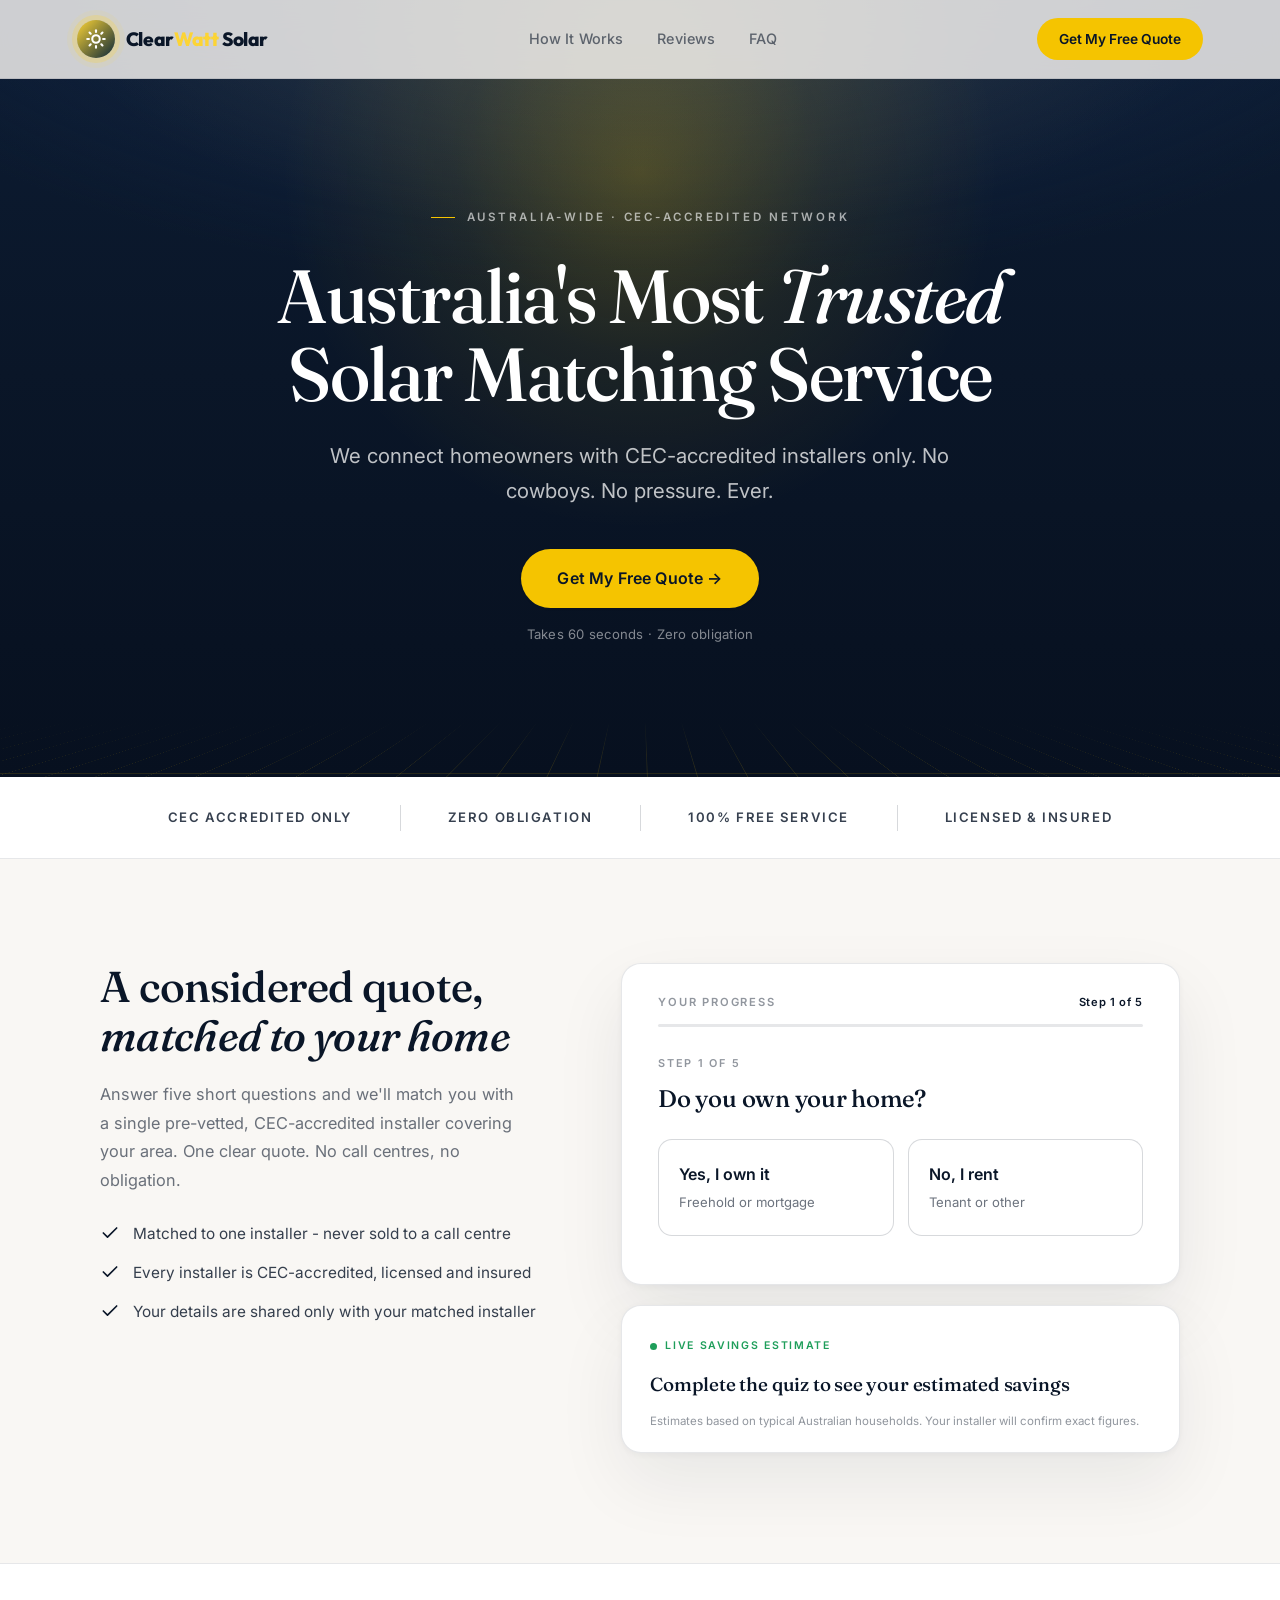
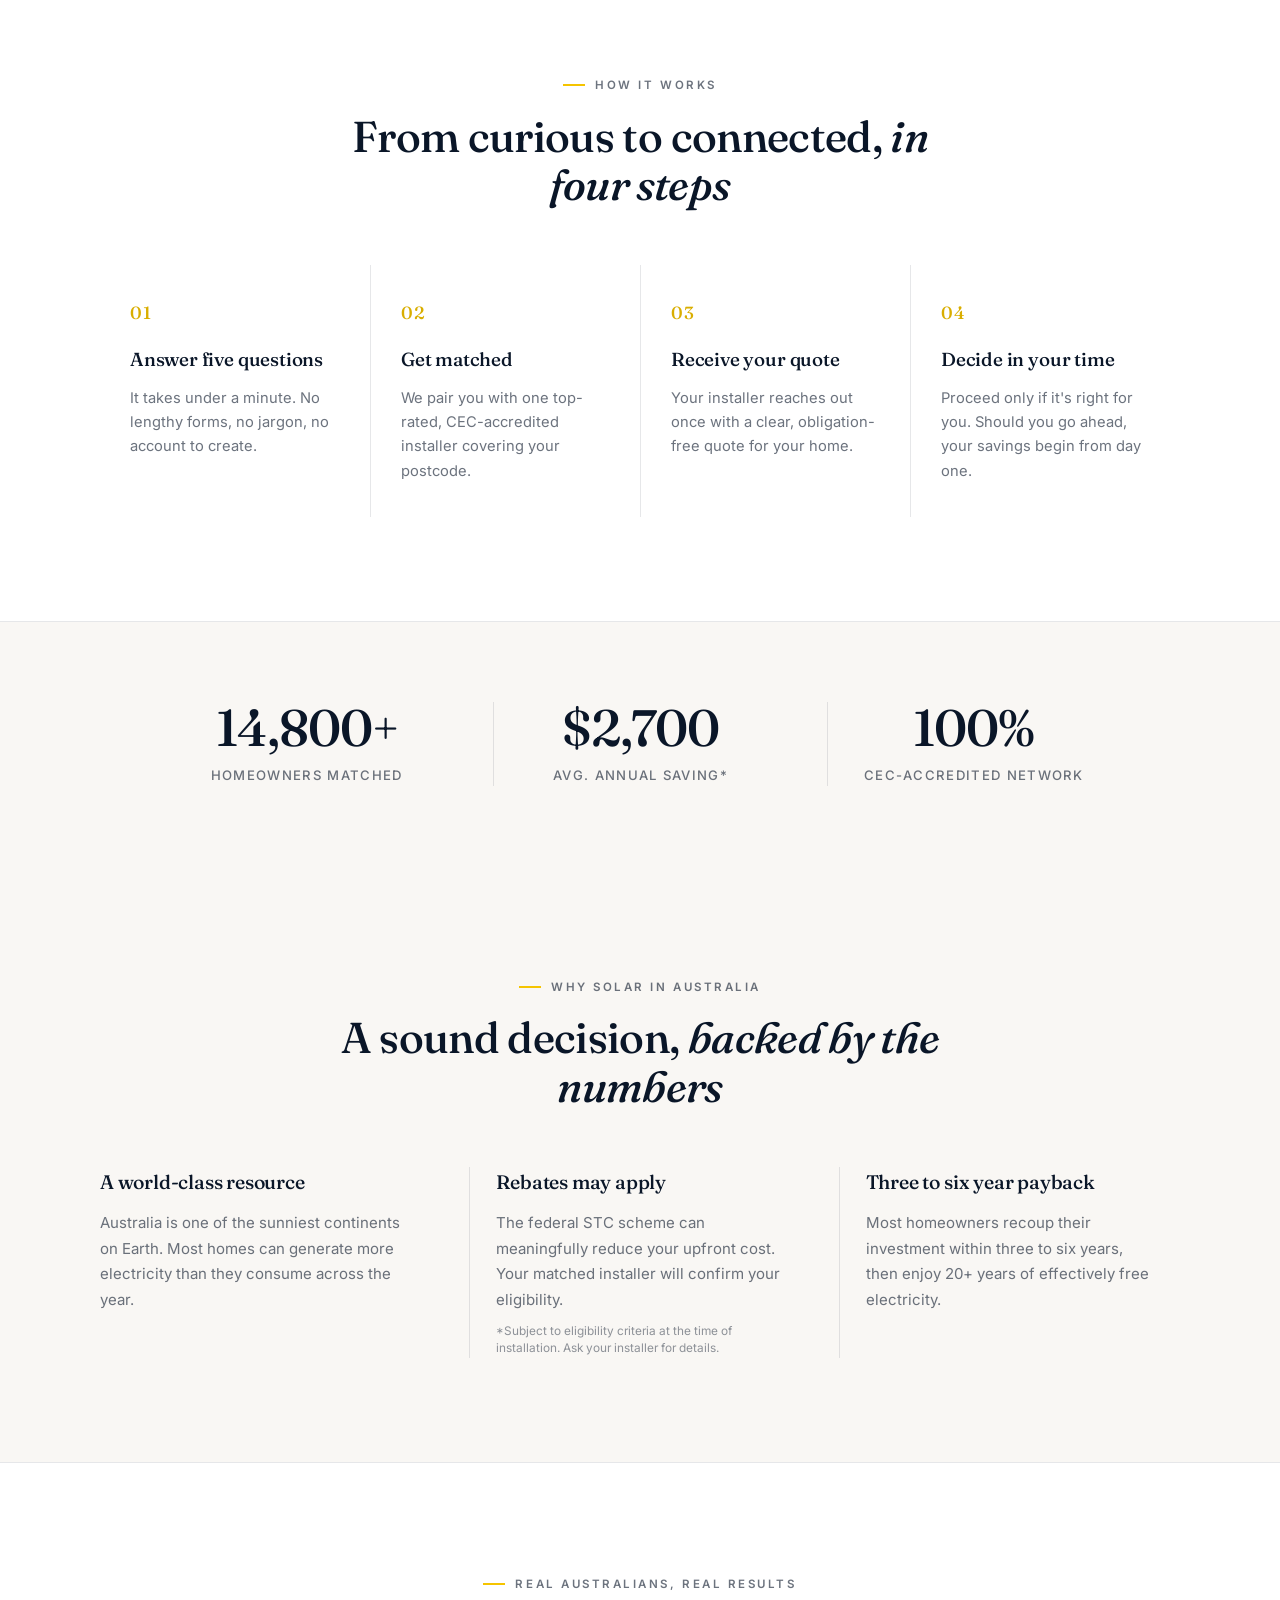
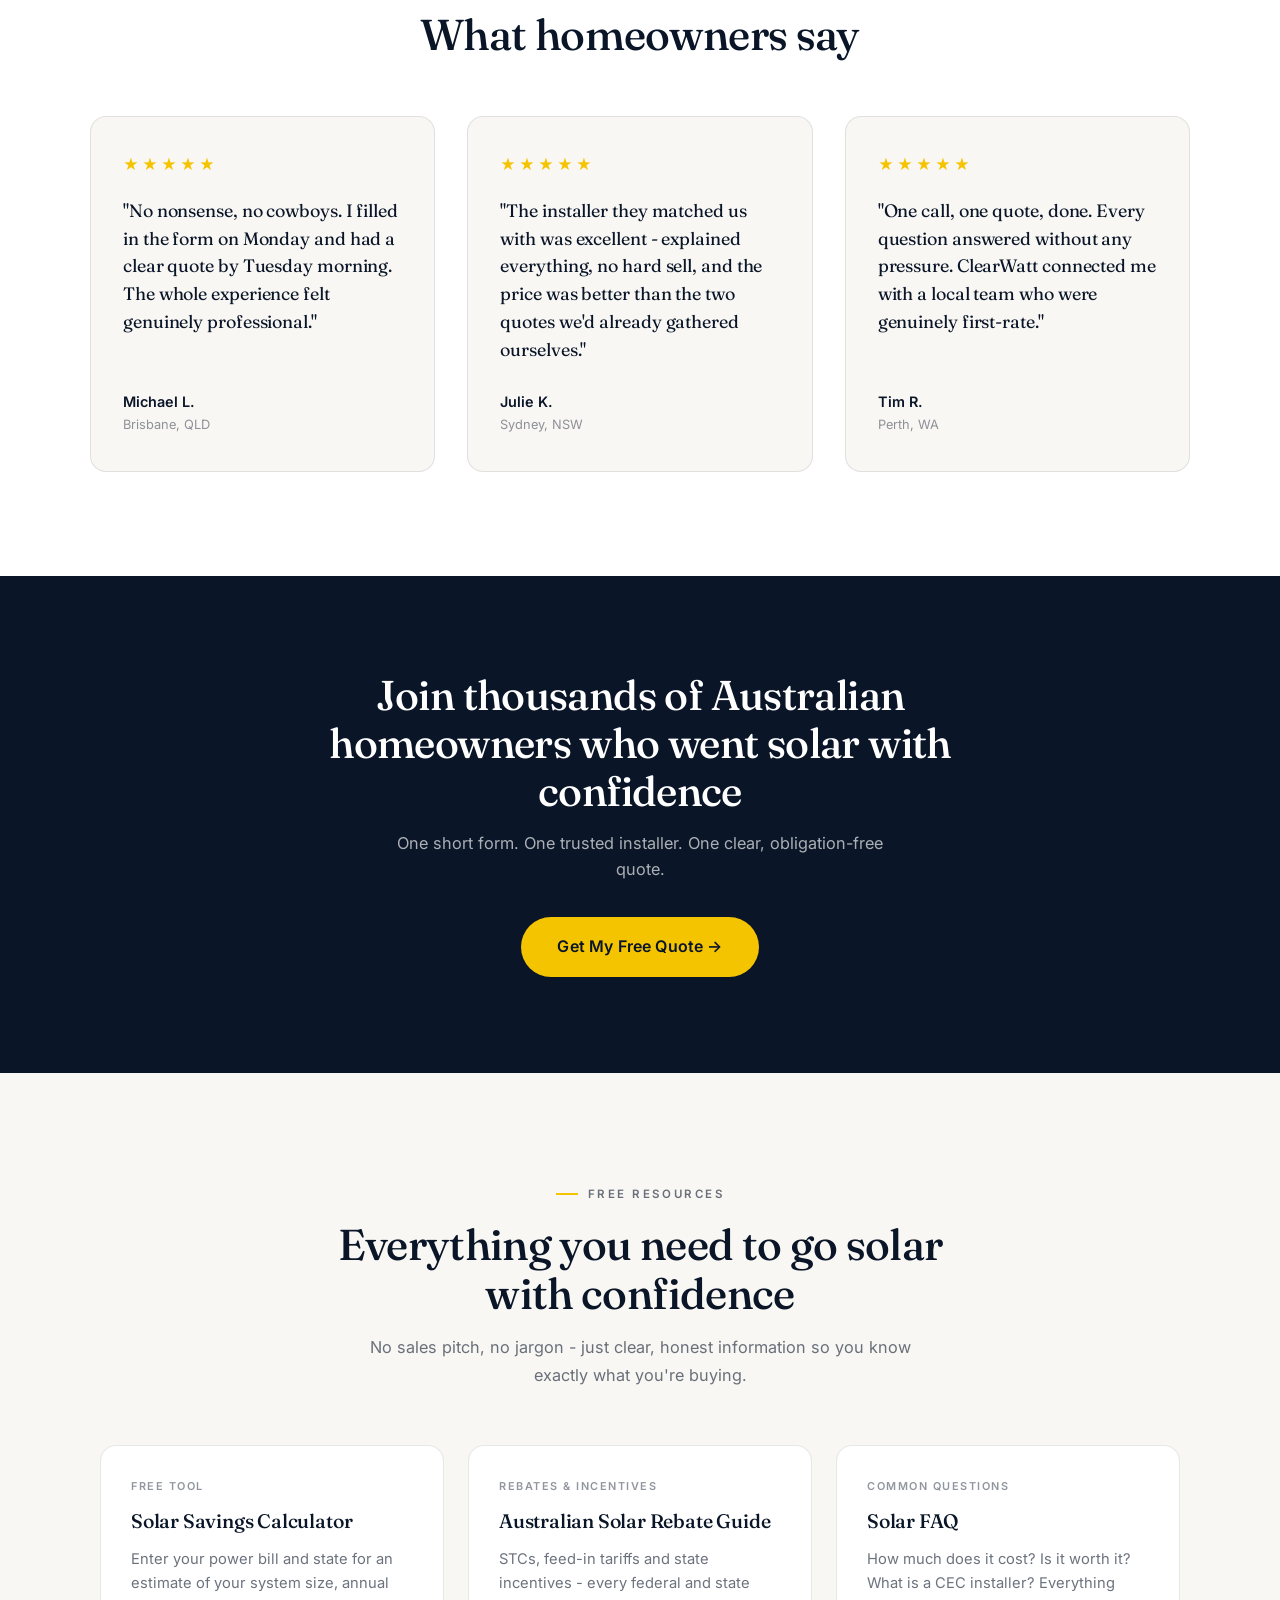
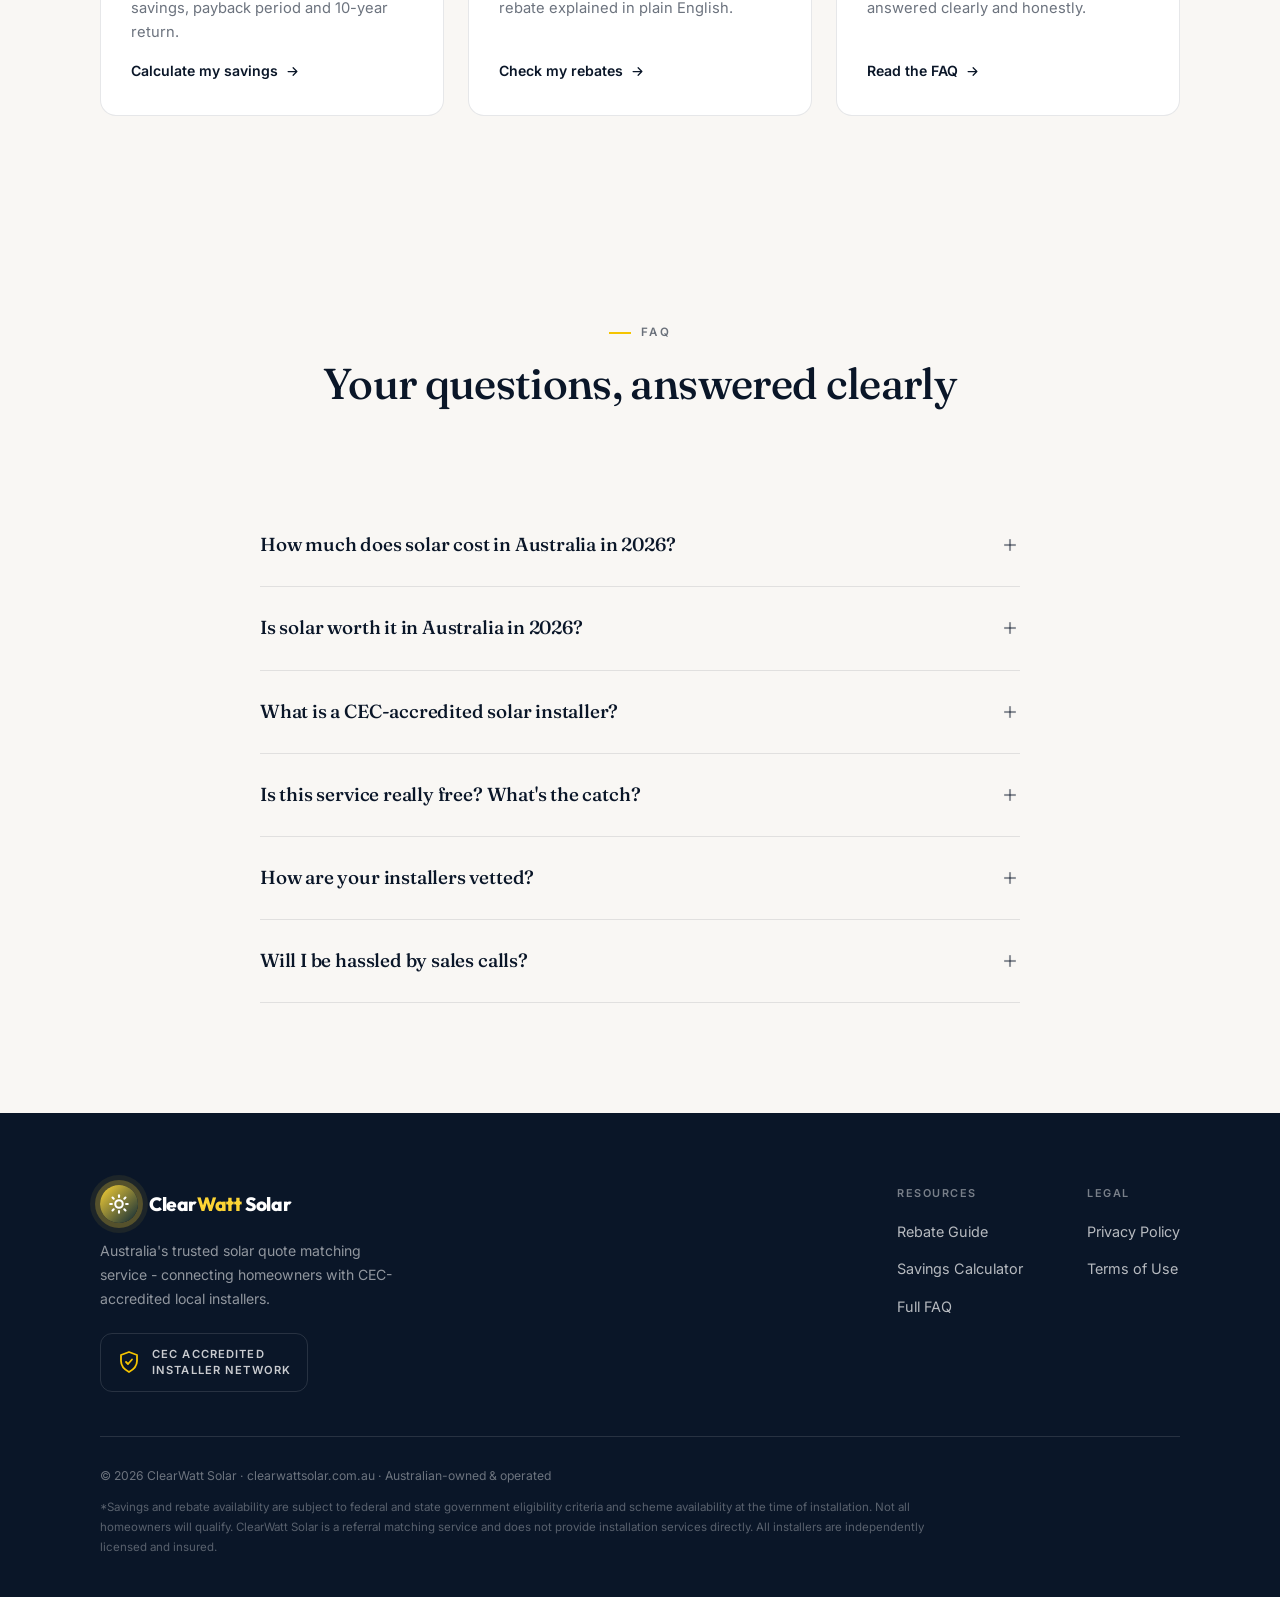
<file: index.html>
<!DOCTYPE html>
<html lang="en">
<head>
<!-- Google Tag Manager -->
<script>(function(w,d,s,l,i){w[l]=w[l]||[];w[l].push({'gtm.start':
new Date().getTime(),event:'gtm.js'});var f=d.getElementsByTagName(s)[0],
j=d.createElement(s),dl=l!='dataLayer'?'&l='+l:'';j.async=true;j.src=
'https://www.googletagmanager.com/gtm.js?id='+i+dl;f.parentNode.insertBefore(j,f);
})(window,document,'script','dataLayer','GTM-T3FCNT9K');</script>
<!-- End Google Tag Manager -->
<meta charset="UTF-8">
<meta name="viewport" content="width=device-width, initial-scale=1.0">
<title>ClearWatt Solar – Australia's Most Trusted Solar Matching Service</title>
<meta name="description" content="ClearWatt connects Australian homeowners with CEC-accredited installers only. No cowboys. No pressure. A free, obligation-free solar quote matched to your home." />
<link rel="canonical" href="https://clearwattsolar.com.au/" />
<meta property="og:type" content="website" />
<meta property="og:title" content="ClearWatt Solar – Australia's Most Trusted Solar Matching Service" />
<meta property="og:description" content="We connect homeowners with CEC-accredited installers only. No cowboys. No pressure. Ever. Free, obligation-free solar quotes." />

<link rel="preconnect" href="https://fonts.googleapis.com">
<link rel="preconnect" href="https://fonts.gstatic.com" crossorigin>
<link href="https://fonts.googleapis.com/css2?family=Fraunces:ital,opsz,wght@0,9..144,400;0,9..144,500;0,9..144,600;1,9..144,500;1,9..144,600&family=Inter:wght@400;500;600;700&family=Outfit:wght@600;700;800;900&display=swap" rel="stylesheet">

<!-- Live savings estimate panel (additive, new file) -->
<link rel="stylesheet" href="/savings-panel.css">

<!-- Google tag (gtag.js) -->
<script async src="https://www.googletagmanager.com/gtag/js?id=G-W0NM149JDY"></script>
<script>
  window.dataLayer = window.dataLayer || [];
  function gtag(){dataLayer.push(arguments);}
  gtag('js', new Date()); gtag('config', 'G-W0NM149JDY');
</script>

<!-- Meta Pixel -->
<script>
!function(f,b,e,v,n,t,s){if(f.fbq)return;n=f.fbq=function(){n.callMethod?
n.callMethod.apply(n,arguments):n.queue.push(arguments)};if(!f._fbq)f._fbq=n;
n.push=n;n.loaded=!0;n.version='2.0';n.queue=[];t=b.createElement(e);t.async=!0;
t.src=v;s=b.getElementsByTagName(e)[0];s.parentNode.insertBefore(t,s)}(window,
document,'script','https://connect.facebook.net/en_US/fbevents.js');
fbq('init','1692791048547338'); fbq('track','PageView');
</script>

<!-- Structured Data -->
<script type="application/ld+json">
{
  "@context":"https://schema.org","@type":"Service",
  "name":"Free Solar Quotes Australia",
  "provider":{"@type":"Organization","name":"ClearWatt Solar","url":"https://clearwattsolar.com.au","areaServed":"AU"},
  "serviceType":"Solar Installation Quote",
  "offers":{"@type":"Offer","price":"0","priceCurrency":"AUD","description":"Free, obligation-free solar quotes from CEC-accredited local installers."}
}
</script>

<style>
*,*::before,*::after{box-sizing:border-box;margin:0;padding:0}
:root{
  /* ── Premium palette ── */
  --navy:#0A1628;
  --navy-soft:#11233B;
  --navy-line:rgba(255,255,255,0.12);
  --bg:#F9F7F4;
  --surface:#FFFFFF;
  --surface-warm:#F3EFE8;
  --yellow:#F5C400;
  --yellow-deep:#D9AE00;
  --ink:#0A1628;
  --ink-80:rgba(10,22,40,0.82);
  --ink-60:rgba(10,22,40,0.60);
  --ink-45:rgba(10,22,40,0.45);
  --line:rgba(10,22,40,0.10);
  --line-2:rgba(10,22,40,0.16);
  --radius:16px;

  /* ── Legacy variable names kept so untouched JS (success card) renders on-brand ── */
  --white:#0A1628;      /* used as dark heading colour in JS-rendered success card */
  --muted:#54606E;
  --muted2:#8A93A0;
  --cyan:#0A1628;       /* JS success badge text -> navy on faint yellow */
  --cyan-dark:#0A1628;
  --gold:#F5C400;
  --green:#1E9E5A;
  --red:#C0392B;

  --serif:'Fraunces',Georgia,'Times New Roman',serif;
  --sans:'Inter',-apple-system,BlinkMacSystemFont,'Segoe UI',sans-serif;
}

html{scroll-behavior:smooth}
body{
  font-family:var(--sans);
  color:var(--ink);
  background:var(--bg);
  overflow-x:hidden;
  -webkit-font-smoothing:antialiased;
  line-height:1.6;
}

/* ── Shared section primitives ── */
.section-head{max-width:640px;margin:0 auto 56px}
.section-head.center{text-align:center}
.eyebrow{
  display:inline-flex;align-items:center;gap:10px;
  font-size:0.72rem;font-weight:600;letter-spacing:0.22em;
  text-transform:uppercase;color:var(--ink-60);margin-bottom:18px;
}
.eyebrow::before{content:'';width:22px;height:2px;background:var(--yellow)}
.eyebrow.solo::before{display:none}
.section-h2{
  font-family:var(--serif);font-weight:500;
  font-size:clamp(1.8rem,3.4vw,2.7rem);
  line-height:1.12;letter-spacing:-0.015em;color:var(--ink);
}
.section-h2 em{font-style:italic;font-weight:500}
.section-sub{font-size:1.02rem;color:var(--ink-60);line-height:1.7;margin-top:16px;max-width:560px}
.section-head.center .section-sub{margin-left:auto;margin-right:auto}

/* ── Buttons ── */
.btn-primary{
  display:inline-flex;align-items:center;justify-content:center;gap:9px;
  background:var(--yellow);color:var(--navy);
  font-family:var(--sans);font-weight:600;font-size:1rem;
  padding:17px 36px;border-radius:999px;border:none;cursor:pointer;
  text-decoration:none;letter-spacing:0.01em;
  box-shadow:0 1px 2px rgba(10,22,40,0.16);
  transition:transform 0.2s ease,box-shadow 0.2s ease,background 0.2s ease;
}
.btn-primary:hover{background:#FFD11A;transform:translateY(-2px);box-shadow:0 10px 30px rgba(10,22,40,0.16)}
.btn-ghost{
  display:inline-flex;align-items:center;gap:8px;
  font-family:var(--sans);font-weight:600;font-size:0.9rem;
  padding:11px 22px;border-radius:999px;text-decoration:none;
  color:var(--ink);border:1px solid var(--line-2);background:transparent;
  transition:border-color 0.2s,background 0.2s;
}
.btn-ghost:hover{border-color:var(--navy);background:rgba(10,22,40,0.03)}

/* ── Nav ── */
nav{
  position:fixed;top:0;left:0;right:0;z-index:100;
  display:flex;align-items:center;justify-content:space-between;
  padding:18px 6vw;
  background:rgba(249,247,244,0.82);
  backdrop-filter:blur(16px);-webkit-backdrop-filter:blur(16px);
  border-bottom:1px solid var(--line);
}
.logo{display:flex;align-items:center;gap:11px;text-decoration:none}
.logo-mark{
  width:30px;height:30px;flex-shrink:0;color:var(--navy);
}
.logo-mark .ray{stroke:var(--navy)}
.logo-mark .core{fill:var(--yellow)}
.logo-text{
  font-family:var(--serif);font-weight:600;font-size:1.32rem;
  color:var(--ink);letter-spacing:-0.01em;
}
.nav-links{display:flex;align-items:center;gap:34px}
.nav-links a{
  font-size:0.9rem;font-weight:500;color:var(--ink-60);
  text-decoration:none;transition:color 0.2s;letter-spacing:0.01em;
}
.nav-links a:hover{color:var(--ink)}
.nav-right{display:flex;align-items:center;gap:22px}
.nav-cta{
  font-size:0.86rem;font-weight:600;color:var(--navy);
  background:var(--yellow);padding:10px 22px;border-radius:999px;
  text-decoration:none;transition:transform 0.2s,background 0.2s;
}
.nav-cta:hover{background:#FFD11A;transform:translateY(-1px)}

/* ── Hero ── */
.hero{
  position:relative;color:#fff;
  padding:200px 6vw 132px;
  display:flex;flex-direction:column;align-items:center;text-align:center;
  overflow:hidden;
  background:
    radial-gradient(ellipse 120% 85% at 50% -12%, #15294a 0%, transparent 58%),
    linear-gradient(180deg, #0C1C33 0%, #0A1628 48%, #07101F 100%);
}
/* warm sun bloom rising behind the headline */
.hero::before{
  content:'';position:absolute;inset:0;pointer-events:none;z-index:0;
  background:
    radial-gradient(circle 560px at 50% 22%, rgba(245,196,0,0.24) 0%, rgba(245,196,0,0.08) 33%, transparent 64%),
    radial-gradient(ellipse 75% 48% at 50% 2%, rgba(255,216,96,0.13) 0%, transparent 60%);
}
/* receding solar-panel grid fading up from the base */
.hero::after{
  content:'';position:absolute;left:50%;bottom:-30px;
  width:180%;height:380px;pointer-events:none;z-index:0;opacity:0.9;
  transform:translateX(-50%) perspective(460px) rotateX(64deg);
  transform-origin:bottom center;
  background-image:
    linear-gradient(rgba(245,196,0,0.30) 1px, transparent 1px),
    linear-gradient(90deg, rgba(245,196,0,0.22) 1px, transparent 1px);
  background-size:58px 58px;
  -webkit-mask-image:linear-gradient(to top, #000 0%, rgba(0,0,0,0.45) 45%, transparent 82%);
  mask-image:linear-gradient(to top, #000 0%, rgba(0,0,0,0.45) 45%, transparent 82%);
}
.hero-inner{position:relative;z-index:1;max-width:900px}
.hero-eyebrow{
  display:inline-flex;align-items:center;gap:12px;
  font-size:0.72rem;font-weight:600;letter-spacing:0.24em;text-transform:uppercase;
  color:rgba(255,255,255,0.62);margin-bottom:30px;
}
.hero-eyebrow .tick{width:24px;height:1px;background:var(--yellow);display:inline-block}
.hero-h1{
  font-family:var(--serif);font-weight:500;
  font-size:clamp(2.6rem,6vw,4.7rem);
  line-height:1.04;letter-spacing:-0.02em;color:#fff;
  margin-bottom:26px;
}
.hero-h1 em{font-style:italic;font-weight:500;color:#fff}
.hero-sub{
  font-size:clamp(1.05rem,2.1vw,1.28rem);
  line-height:1.7;color:rgba(255,255,255,0.74);
  max-width:620px;margin:0 auto 40px;font-weight:400;
}
.hero-cta-row{display:flex;flex-direction:column;align-items:center;gap:16px}
.hero-cta-note{font-size:0.82rem;color:rgba(255,255,255,0.5);letter-spacing:0.02em}

/* ── Trust bar ── */
.trust-bar{
  background:var(--surface);border-bottom:1px solid var(--line);
  padding:26px 6vw;
}
.trust-bar-inner{
  max-width:1040px;margin:0 auto;
  display:flex;align-items:center;justify-content:center;
  flex-wrap:wrap;gap:18px 0;
}
.trust-item{
  display:flex;align-items:center;justify-content:center;
  flex:1 1 auto;min-width:200px;
  font-size:0.82rem;font-weight:600;letter-spacing:0.12em;text-transform:uppercase;
  color:var(--ink-80);text-align:center;padding:4px 26px;
  position:relative;
}
.trust-item + .trust-item::before{
  content:'';position:absolute;left:0;top:50%;transform:translateY(-50%);
  width:1px;height:26px;background:var(--line-2);
}
@media(max-width:760px){
  .trust-item{flex-basis:50%;min-width:0;font-size:0.74rem;padding:8px 10px}
  .trust-item:nth-child(odd)::before{display:none}
}

/* ── Stats band ── */
.stats{padding:80px 6vw;background:var(--bg)}
.stats-inner{
  max-width:960px;margin:0 auto;
  display:grid;grid-template-columns:repeat(3,1fr);gap:40px;text-align:center;
}
.stat .num{
  font-family:var(--serif);font-weight:500;
  font-size:clamp(2.2rem,4.5vw,3.2rem);color:var(--navy);
  letter-spacing:-0.02em;line-height:1;
}
.stat .lab{
  margin-top:12px;font-size:0.82rem;font-weight:500;
  letter-spacing:0.1em;text-transform:uppercase;color:var(--ink-60);
}
.stat + .stat{border-left:1px solid var(--line)}
@media(max-width:680px){
  .stats-inner{grid-template-columns:1fr;gap:34px}
  .stat + .stat{border-left:none;border-top:1px solid var(--line);padding-top:34px}
}

/* ── Form section ── */
.quote-section{padding:104px 6vw 110px;background:var(--bg);scroll-margin-top:80px}
.quote-grid{
  max-width:1080px;margin:0 auto;
  display:grid;grid-template-columns:0.9fr 1.1fr;gap:64px;align-items:start;
}
@media(max-width:900px){.quote-grid{grid-template-columns:1fr;gap:40px}}
.quote-copy{position:sticky;top:120px}
@media(max-width:900px){.quote-copy{position:static}}
.quote-copy h2{
  font-family:var(--serif);font-weight:500;
  font-size:clamp(1.9rem,3.4vw,2.7rem);line-height:1.12;
  letter-spacing:-0.015em;color:var(--ink);margin-bottom:20px;
}
.quote-copy h2 em{font-style:italic}
.quote-copy p{font-size:1.02rem;color:var(--ink-60);line-height:1.75;margin-bottom:28px;max-width:420px}
.quote-points{list-style:none;display:flex;flex-direction:column;gap:16px}
.quote-points li{display:flex;gap:13px;align-items:flex-start;font-size:0.96rem;color:var(--ink-80);line-height:1.5}
.quote-points svg{width:20px;height:20px;flex-shrink:0;margin-top:1px;color:var(--navy)}

/* ── Survey card ── */
.survey-wrap{width:100%}
.survey-card{
  background:var(--surface);
  border:1px solid var(--line);
  border-radius:20px;
  box-shadow:0 30px 70px rgba(10,22,40,0.08),0 2px 6px rgba(10,22,40,0.04);
  overflow:hidden;
}
.survey-progress{padding:30px 36px 0}
.progress-meta{display:flex;justify-content:space-between;align-items:baseline;margin-bottom:12px}
.progress-label{font-size:0.7rem;font-weight:600;letter-spacing:0.16em;text-transform:uppercase;color:var(--ink-45)}
.progress-count{font-size:0.7rem;font-weight:600;letter-spacing:0.06em;color:var(--navy)}
.prog-outer{height:3px;background:var(--line);border-radius:100px;overflow:hidden}
.prog-inner{height:100%;width:0%;background:var(--navy);border-radius:100px;transition:width 0.5s cubic-bezier(0.4,0,0.2,1)}

.card-body{padding:28px 36px 40px}
@media(max-width:480px){.card-body{padding:24px 22px 32px}.survey-progress{padding:24px 22px 0}}

.step{display:none}
.step.active{display:block;animation:stepIn 0.35s ease}
@keyframes stepIn{from{opacity:0;transform:translateY(8px)}to{opacity:1;transform:translateY(0)}}

.step-label{font-size:0.68rem;font-weight:600;color:var(--ink-45);text-transform:uppercase;letter-spacing:0.16em;margin-bottom:12px}
.step h3{
  font-family:var(--serif);font-weight:500;
  font-size:1.5rem;color:var(--ink);
  letter-spacing:-0.01em;margin-bottom:26px;line-height:1.2;
}

/* choice cards (step 1) */
.choice-grid{display:grid;grid-template-columns:1fr 1fr;gap:14px;margin-bottom:8px}
@media(max-width:440px){.choice-grid{grid-template-columns:1fr}}
.choice-card{
  border:1px solid var(--line-2);border-radius:14px;padding:22px 20px;
  cursor:pointer;transition:border-color 0.18s,box-shadow 0.18s,transform 0.18s;
  background:var(--surface);position:relative;user-select:none;
}
.choice-card:hover{border-color:var(--navy);transform:translateY(-1px);box-shadow:0 8px 22px rgba(10,22,40,0.07)}
.choice-card.selected{border-color:var(--navy);box-shadow:0 0 0 1px var(--navy)}
.choice-card.selected::after{
  content:'';position:absolute;top:16px;right:16px;width:20px;height:20px;border-radius:50%;
  background:var(--navy);
  background-image:url("data:image/svg+xml,%3Csvg xmlns='http://www.w3.org/2000/svg' width='12' height='12' viewBox='0 0 24 24' fill='none' stroke='%23fff' stroke-width='3.5' stroke-linecap='round' stroke-linejoin='round'%3E%3Cpolyline points='20 6 9 17 4 12'/%3E%3C/svg%3E");
  background-repeat:no-repeat;background-position:center;
}
.choice-card.disq-card.selected{border-color:var(--ink-45);box-shadow:0 0 0 1px var(--ink-45)}
.choice-card.disq-card.selected::after{background-color:var(--ink-45)}
.cc-title{font-weight:600;font-size:1rem;color:var(--ink);margin-bottom:4px}
.cc-sub{font-size:0.82rem;color:var(--ink-60)}

/* horizontal choices (steps 2 & 3) */
.choice-stack{display:flex;flex-direction:column;gap:11px;margin-bottom:22px}
.choice-h{
  display:flex;align-items:center;gap:14px;
  border:1px solid var(--line-2);border-radius:13px;padding:17px 20px;
  cursor:pointer;transition:border-color 0.18s,box-shadow 0.18s,transform 0.18s;
  background:var(--surface);position:relative;user-select:none;
}
.choice-h:hover{border-color:var(--navy);transform:translateY(-1px);box-shadow:0 8px 22px rgba(10,22,40,0.07)}
.choice-h.selected{border-color:var(--navy);box-shadow:0 0 0 1px var(--navy)}
.choice-h.selected::after{
  content:'';position:absolute;top:50%;right:18px;transform:translateY(-50%);
  width:20px;height:20px;border-radius:50%;background:var(--navy);
  background-image:url("data:image/svg+xml,%3Csvg xmlns='http://www.w3.org/2000/svg' width='12' height='12' viewBox='0 0 24 24' fill='none' stroke='%23fff' stroke-width='3.5' stroke-linecap='round' stroke-linejoin='round'%3E%3Cpolyline points='20 6 9 17 4 12'/%3E%3C/svg%3E");
  background-repeat:no-repeat;background-position:center;
}
.ch-body{flex:1}
.ch-title{font-weight:600;font-size:0.98rem;color:var(--ink)}
.ch-sub{font-size:0.82rem;color:var(--ink-60);margin-top:2px}

/* notes / notices inside steps */
.note{
  border-left:2px solid var(--yellow);
  padding:2px 0 2px 16px;margin-bottom:24px;
}
.note p{font-size:0.86rem;color:var(--ink-60);line-height:1.6}
.note strong{color:var(--ink);font-weight:600}
.match-notice{
  background:var(--surface-warm);border:1px solid var(--line);
  border-radius:12px;padding:16px 18px;margin-bottom:24px;
}
.match-notice p{font-size:0.86rem;color:var(--ink-80);line-height:1.6}
.match-notice strong{color:var(--ink);font-weight:600}

/* fields */
.field-wrap{margin-bottom:18px}
.field-wrap label{display:block;font-size:0.74rem;font-weight:600;color:var(--ink-60);letter-spacing:0.06em;margin-bottom:8px}
.field-wrap input{
  width:100%;background:var(--surface);
  border:1px solid var(--line-2);border-radius:11px;padding:15px 16px;
  font-family:var(--sans);font-size:1rem;color:var(--ink);
  outline:none;transition:border-color 0.2s,box-shadow 0.2s;
}
.field-wrap input::placeholder{color:var(--ink-45)}
.field-wrap input:focus{border-color:var(--navy);box-shadow:0 0 0 3px rgba(10,22,40,0.07)}
.field-wrap input.err-field{border-color:var(--red)}
.err-msg{color:var(--red);font-size:0.74rem;margin-top:6px;display:none}
.field-row{display:grid;grid-template-columns:1fr 1fr;gap:14px}
@media(max-width:460px){.field-row{grid-template-columns:1fr}}

.suburb-chip{display:inline-flex;align-items:center;gap:6px;margin-top:10px;font-size:0.76rem;font-weight:600;padding:6px 14px;border-radius:999px;transition:all 0.25s}
.suburb-chip.loading{background:rgba(10,22,40,0.04);border:1px solid var(--line);color:var(--ink-60)}
.suburb-chip.found{background:rgba(30,158,90,0.08);border:1px solid rgba(30,158,90,0.25);color:#157a44}
.suburb-chip.no-coverage{background:rgba(245,196,0,0.1);border:1px solid rgba(217,174,0,0.3);color:#8a6d00}
.suburb-chip.error{background:rgba(10,22,40,0.04);border:1px solid var(--line);color:var(--ink-60)}

.consent-wrap{
  display:flex;gap:12px;align-items:flex-start;margin:6px 0 22px;
  padding:2px;
}
.consent-wrap input[type=checkbox]{width:18px;height:18px;flex-shrink:0;margin-top:2px;accent-color:var(--navy);cursor:pointer}
.consent-wrap label{font-size:0.82rem;color:var(--ink-60);line-height:1.6;cursor:pointer}
.consent-wrap strong{color:var(--ink);font-weight:600}
.consent-wrap a{color:var(--navy);text-decoration:underline;text-underline-offset:2px}

.btn-next{
  width:100%;border:none;border-radius:999px;padding:17px 28px;
  font-family:var(--sans);font-size:1rem;font-weight:600;cursor:pointer;
  background:var(--yellow);color:var(--navy);letter-spacing:0.01em;
  box-shadow:0 1px 2px rgba(10,22,40,0.16);
  transition:transform 0.2s,box-shadow 0.2s,background 0.2s,opacity 0.2s;
}
.btn-next:hover{background:#FFD11A;transform:translateY(-2px);box-shadow:0 10px 30px rgba(10,22,40,0.16)}
.btn-next:disabled{opacity:0.45;cursor:not-allowed;transform:none;box-shadow:none}
.btn-next.secondary{background:var(--navy);color:#fff}
.btn-next.secondary:hover{background:var(--navy-soft)}

.btn-back{
  display:inline-flex;align-items:center;gap:6px;margin-top:16px;
  background:none;border:none;color:var(--ink-45);font-family:var(--sans);
  font-size:0.85rem;font-weight:500;cursor:pointer;padding:0;transition:color 0.2s;
}
.btn-back:hover{color:var(--ink)}
.btn-back svg{width:14px;height:14px}

.priv-note{text-align:center;font-size:0.74rem;color:var(--ink-45);margin-top:16px;line-height:1.55;max-width:380px;margin-left:auto;margin-right:auto}

#renter-msg{display:none;text-align:center;padding:14px 0 6px}
.renter-msg-title{font-family:var(--serif);font-weight:500;font-size:1.3rem;color:var(--ink);margin-bottom:12px}
.renter-box{background:var(--surface-warm);border:1px solid var(--line);border-radius:12px;padding:16px;margin-top:18px;font-size:0.86rem;color:var(--ink-60);line-height:1.6;text-align:left}
.renter-box strong{color:var(--ink);font-weight:600}

/* ── How it works ── */
.hiw-section{padding:104px 6vw;background:var(--surface);border-top:1px solid var(--line);border-bottom:1px solid var(--line)}
.hiw-grid{display:grid;grid-template-columns:repeat(4,1fr);gap:0;max-width:1080px;margin:0 auto}
@media(max-width:860px){.hiw-grid{grid-template-columns:1fr 1fr}}
@media(max-width:520px){.hiw-grid{grid-template-columns:1fr}}
.hiw-card{padding:34px 30px;border-left:1px solid var(--line)}
.hiw-card:first-child{border-left:none}
@media(max-width:860px){
  .hiw-card{border-left:none;border-top:1px solid var(--line);padding:30px 4px}
  .hiw-card:nth-child(2){border-top:1px solid var(--line)}
  .hiw-grid{gap:0 36px}
}
.hiw-num{font-family:var(--serif);font-size:1.1rem;font-weight:500;color:var(--yellow-deep);margin-bottom:18px;letter-spacing:0.04em}
.hiw-card h4{font-family:var(--serif);font-weight:500;font-size:1.18rem;color:var(--ink);margin-bottom:10px;letter-spacing:-0.01em}
.hiw-card p{font-size:0.92rem;color:var(--ink-60);line-height:1.65}

/* ── Why / facts ── */
.facts-section{padding:104px 6vw;background:var(--bg)}
.facts-grid{display:grid;grid-template-columns:repeat(3,1fr);gap:28px;max-width:1080px;margin:0 auto}
@media(max-width:820px){.facts-grid{grid-template-columns:1fr;gap:0}}
.fact-card{
  background:transparent;border-top:1px solid var(--line-2);padding:32px 0 8px;
}
@media(min-width:821px){.fact-card{padding:0 26px;border-top:none;border-left:1px solid var(--line)}.fact-card:first-child{border-left:none;padding-left:0}}
.fact-card h4{font-family:var(--serif);font-weight:500;font-size:1.22rem;color:var(--ink);margin-bottom:12px;letter-spacing:-0.01em}
.fact-card p{font-size:0.94rem;color:var(--ink-60);line-height:1.7}
.fact-asterisk{font-size:0.74rem;color:var(--ink-45);margin-top:10px;display:block;line-height:1.5}

/* ── Reviews ── */
.reviews-section{padding:104px 6vw;background:var(--surface);border-top:1px solid var(--line)}
.reviews-grid{display:grid;grid-template-columns:repeat(3,1fr);gap:32px;max-width:1100px;margin:0 auto}
@media(max-width:900px){.reviews-grid{grid-template-columns:1fr;gap:24px;max-width:620px}}
.review-card{background:var(--bg);border:1px solid var(--line);border-radius:16px;padding:36px 32px;display:flex;flex-direction:column}
.review-stars{color:var(--yellow);font-size:0.95rem;letter-spacing:3px;margin-bottom:20px}
.review-text{font-family:var(--serif);font-weight:400;font-size:1.12rem;color:var(--ink);line-height:1.55;margin-bottom:26px;flex:1;letter-spacing:-0.005em}
.reviewer-name{font-weight:600;font-size:0.9rem;color:var(--ink)}
.reviewer-loc{font-size:0.8rem;color:var(--ink-45);margin-top:2px}

/* ── CTA strip ── */
.cta-strip{background:var(--navy);color:#fff;padding:96px 6vw;text-align:center}
.cta-strip h3{font-family:var(--serif);font-weight:500;font-size:clamp(1.7rem,3.4vw,2.6rem);color:#fff;letter-spacing:-0.015em;line-height:1.15;margin-bottom:14px;max-width:680px;margin-left:auto;margin-right:auto}
.cta-strip p{font-size:1.02rem;color:rgba(255,255,255,0.66);margin-bottom:34px;max-width:520px;margin-left:auto;margin-right:auto;line-height:1.65}

/* ── Resources ── */
.res-section{padding:104px 6vw;background:var(--bg)}
.res-grid{display:grid;grid-template-columns:repeat(3,1fr);gap:24px;max-width:1080px;margin:0 auto}
@media(max-width:820px){.res-grid{grid-template-columns:1fr}}
.res-card{
  background:var(--surface);border:1px solid var(--line);border-radius:16px;padding:32px 30px;
  text-decoration:none;display:flex;flex-direction:column;gap:10px;
  transition:transform 0.22s,border-color 0.22s,box-shadow 0.22s;
}
.res-card:hover{transform:translateY(-3px);border-color:var(--line-2);box-shadow:0 16px 40px rgba(10,22,40,0.07)}
.res-tag{font-size:0.68rem;font-weight:600;letter-spacing:0.14em;text-transform:uppercase;color:var(--ink-45)}
.res-card h4{font-family:var(--serif);font-weight:500;font-size:1.22rem;color:var(--ink);margin:0;letter-spacing:-0.01em}
.res-card p{font-size:0.92rem;color:var(--ink-60);line-height:1.65;margin:0;flex:1}
.res-link{font-size:0.88rem;font-weight:600;color:var(--navy);margin-top:6px;display:inline-flex;align-items:center;gap:7px}
.res-card:hover .res-link svg{transform:translateX(3px)}
.res-link svg{width:15px;height:15px;transition:transform 0.2s}

/* ── FAQ ── */
.faq-wrap{padding:40px 6vw 110px;background:var(--bg)}
.faq-section{max-width:760px;margin:0 auto}
.faq-item{border-bottom:1px solid var(--line);padding:26px 0}
.faq-q{
  font-family:var(--serif);font-size:1.18rem;font-weight:500;color:var(--ink);cursor:pointer;
  display:flex;justify-content:space-between;align-items:center;gap:18px;letter-spacing:-0.01em;
}
.faq-q svg{flex-shrink:0;width:20px;height:20px;color:var(--ink-45);transition:transform 0.3s}
.faq-a{font-size:0.96rem;color:var(--ink-60);line-height:1.75;max-height:0;overflow:hidden;transition:max-height 0.35s ease,padding 0.2s}
.faq-item.open .faq-a{max-height:320px;padding-top:14px}
.faq-item.open .faq-q svg{transform:rotate(45deg)}

/* ── Footer ── */
footer{background:var(--navy);color:#fff;padding:72px 6vw 40px}
.footer-inner{max-width:1080px;margin:0 auto;display:flex;justify-content:space-between;flex-wrap:wrap;gap:48px;padding-bottom:44px;border-bottom:1px solid var(--navy-line)}
.footer-brand{max-width:300px}
.footer-brand .logo-text{color:#fff}
.footer-brand .logo-mark{color:#fff}
.footer-brand .logo-mark .ray{stroke:#fff}
.footer-brand .logo-mark .core{fill:var(--yellow)}
.footer-brand p{font-size:0.88rem;color:rgba(255,255,255,0.55);margin-top:16px;line-height:1.7}
.cec-badge{
  display:inline-flex;align-items:center;gap:11px;margin-top:22px;
  border:1px solid var(--navy-line);border-radius:12px;padding:12px 16px;
}
.cec-badge svg{width:24px;height:24px;color:var(--yellow);flex-shrink:0}
.cec-badge-txt{font-size:0.7rem;font-weight:600;letter-spacing:0.1em;text-transform:uppercase;color:rgba(255,255,255,0.78);line-height:1.45}
.footer-cols{display:flex;gap:64px;flex-wrap:wrap}
.footer-col h5{font-size:0.68rem;font-weight:600;color:rgba(255,255,255,0.45);text-transform:uppercase;letter-spacing:0.14em;margin-bottom:16px}
.footer-col ul{list-style:none;display:flex;flex-direction:column;gap:12px}
.footer-col a{text-decoration:none;font-size:0.9rem;color:rgba(255,255,255,0.7);transition:color 0.2s}
.footer-col a:hover{color:#fff}
.footer-bottom{max-width:1080px;margin:28px auto 0;font-size:0.76rem;color:rgba(255,255,255,0.4);line-height:1.8}
.footer-disclaimer{margin-top:12px;font-size:0.72rem;color:rgba(255,255,255,0.32);max-width:840px;line-height:1.7}

/* ── Overlay ── */
.overlay{display:none;position:fixed;inset:0;z-index:999;background:rgba(10,22,40,0.94);align-items:center;justify-content:center;flex-direction:column;gap:18px;backdrop-filter:blur(8px)}
.overlay.show{display:flex}
.spinner{width:42px;height:42px;border:3px solid rgba(255,255,255,0.18);border-top-color:var(--yellow);border-radius:50%;animation:spin 0.75s linear infinite}
@keyframes spin{to{transform:rotate(360deg)}}
.overlay p{font-family:var(--sans);font-weight:500;color:#fff;font-size:1rem;letter-spacing:0.01em}

/* ── Mobile nav ── */
.hamburger{display:none;flex-direction:column;gap:5px;cursor:pointer;border:none;background:none;padding:6px}
.hamburger span{display:block;width:22px;height:2px;background:var(--ink);border-radius:2px;transition:transform 0.3s,opacity 0.3s}
.hamburger.open span:nth-child(1){transform:translateY(7px) rotate(45deg)}
.hamburger.open span:nth-child(2){opacity:0}
.hamburger.open span:nth-child(3){transform:translateY(-7px) rotate(-45deg)}
.mob-nav{display:none;position:fixed;inset:0;background:var(--bg);z-index:90;padding:96px 6vw 40px;flex-direction:column}
.mob-nav.open{display:flex}
.mob-nav ul{list-style:none;display:flex;flex-direction:column;border-top:1px solid var(--line)}
.mob-nav ul li a{display:block;font-family:var(--serif);font-size:1.2rem;font-weight:500;color:var(--ink);text-decoration:none;padding:18px 0;border-bottom:1px solid var(--line)}
.mob-cta{margin-top:32px}
.mob-cta a{display:block;text-align:center;background:var(--yellow);color:var(--navy);font-family:var(--sans);font-weight:600;font-size:1rem;padding:17px;border-radius:999px;text-decoration:none}

@media(max-width:860px){
  .nav-links{display:none}
  .nav-right .nav-cta{display:none}
  .hamburger{display:flex}
  nav{padding:16px 6vw}
  .hero{padding:150px 6vw 90px}
}

/* hiw / fact / review cards are revealed on scroll by the existing IntersectionObserver
   (inline styles), so no CSS hiding here - keeps content visible if JS is disabled. */

/* ===== original ClearWatt logo restored ===== */
.logo-mark{display:none!important}
.logo-sun{width:38px!important;height:38px!important;background:linear-gradient(135deg,#fcd435,#0b2738)!important;border-radius:50%!important;display:flex!important;align-items:center!important;justify-content:center!important;box-shadow:0 0 0 5px rgba(252,212,53,0.25),0 0 0 10px rgba(252,212,53,0.08)!important;animation:pulse-sun 3s ease-in-out infinite!important;flex-shrink:0!important;padding:0!important}
.logo-sun svg{width:20px!important;height:20px!important;display:block!important}
@keyframes pulse-sun{0%,100%{box-shadow:0 0 0 5px rgba(252,212,53,0.25),0 0 0 10px rgba(252,212,53,0.08)}50%{box-shadow:0 0 0 8px rgba(252,212,53,0.3),0 0 0 16px rgba(252,212,53,0.05)}}
.logo-text{font-family:'Outfit',sans-serif!important;font-weight:800!important;font-size:1.2rem!important;color:#0A1628!important;letter-spacing:-0.02em!important}
.logo-text span{color:#fcd435!important}
footer .logo-text,.footer-brand .logo-text{color:#ffffff!important}
footer .logo-text span,.footer-brand .logo-text span{color:#fcd435!important}
</style>
</head>
<body>
<!-- Google Tag Manager (noscript) -->
<noscript><iframe src="https://www.googletagmanager.com/ns.html?id=GTM-T3FCNT9K"
height="0" width="0" style="display:none;visibility:hidden"></iframe></noscript>
<!-- End Google Tag Manager (noscript) -->

<div class="overlay" id="overlay">
  <div class="spinner"></div>
  <p>Locating your installer…</p>
</div>

<nav>
  <a href="/" class="logo">
    <div class="logo-sun">
      <svg viewBox="0 0 24 24" fill="none" stroke="white" stroke-width="2.5" stroke-linecap="round">
        <circle cx="12" cy="12" r="4.5"/>
        <line x1="12" y1="1.5" x2="12" y2="3.5"/><line x1="12" y1="20.5" x2="12" y2="22.5"/>
        <line x1="4.22" y1="4.22" x2="5.64" y2="5.64"/><line x1="18.36" y1="18.36" x2="19.78" y2="19.78"/>
        <line x1="1.5" y1="12" x2="3.5" y2="12"/><line x1="20.5" y1="12" x2="22.5" y2="12"/>
        <line x1="4.22" y1="19.78" x2="5.64" y2="18.36"/><line x1="18.36" y1="5.64" x2="19.78" y2="4.22"/>
      </svg>
    </div>
    <span class="logo-text">Clear<span>Watt</span> Solar</span>
  </a>
  <div class="nav-links">
    <a href="#how">How It Works</a>
    <a href="#reviews">Reviews</a>
    <a href="#faq">FAQ</a>
  </div>
  <div class="nav-right">
    <a href="#quote" class="nav-cta">Get My Free Quote</a>
    <button class="hamburger" id="hamburger" aria-label="Menu" onclick="toggleMob()">
      <span></span><span></span><span></span>
    </button>
  </div>
</nav>

<div class="mob-nav" id="mobNav">
  <ul>
    <li><a href="#quote" onclick="closeMob()">Get Your Free Quote</a></li>
    <li><a href="#how" onclick="closeMob()">How It Works</a></li>
    <li><a href="#reviews" onclick="closeMob()">Reviews</a></li>
    <li><a href="#faq" onclick="closeMob()">FAQ</a></li>
    <li><a href="/privacy-policy" onclick="closeMob()">Privacy Policy</a></li>
  </ul>
  <div class="mob-cta"><a href="#quote" onclick="closeMob()">Get Your Free Quote</a></div>
</div>

<!-- HERO -->
<section class="hero">
  <div class="hero-inner">
    <div class="hero-eyebrow"><span class="tick"></span>Australia-Wide · CEC-Accredited Network</div>
    <h1 class="hero-h1">Australia's Most <em>Trusted</em><br>Solar Matching Service</h1>
    <p class="hero-sub">We connect homeowners with CEC-accredited installers only. No cowboys. No pressure. Ever.</p>
    <div class="hero-cta-row">
      <a href="#quote" class="btn-primary">Get My Free Quote →</a>
      <span class="hero-cta-note">Takes 60 seconds · Zero obligation</span>
    </div>
  </div>
</section>

<!-- TRUST BAR -->
<div class="trust-bar">
  <div class="trust-bar-inner">
    <div class="trust-item">CEC Accredited Only</div>
    <div class="trust-item">Zero Obligation</div>
    <div class="trust-item">100% Free Service</div>
    <div class="trust-item">Licensed &amp; Insured</div>
  </div>
</div>

<!-- QUOTE / FORM -->
<section class="quote-section" id="quote">
  <div class="quote-grid">
    <div class="quote-copy">
      <h2>A considered quote,<br><em>matched to your home</em></h2>
      <p>Answer five short questions and we'll match you with a single pre-vetted, CEC-accredited installer covering your area. One clear quote. No call centres, no obligation.</p>
      <ul class="quote-points">
        <li>
          <svg viewBox="0 0 24 24" fill="none" stroke="currentColor" stroke-width="2" stroke-linecap="round" stroke-linejoin="round"><polyline points="20 6 9 17 4 12"/></svg>
          Matched to one installer - never sold to a call centre
        </li>
        <li>
          <svg viewBox="0 0 24 24" fill="none" stroke="currentColor" stroke-width="2" stroke-linecap="round" stroke-linejoin="round"><polyline points="20 6 9 17 4 12"/></svg>
          Every installer is CEC-accredited, licensed and insured
        </li>
        <li>
          <svg viewBox="0 0 24 24" fill="none" stroke="currentColor" stroke-width="2" stroke-linecap="round" stroke-linejoin="round"><polyline points="20 6 9 17 4 12"/></svg>
          Your details are shared only with your matched installer
        </li>
      </ul>
    </div>

    <div class="survey-wrap">
      <div class="survey-card">

        <div class="survey-progress">
          <div class="progress-meta">
            <span class="progress-label">Your Progress</span>
            <span class="progress-count" id="progressCount">Step 1 of 5</span>
          </div>
          <div class="prog-outer"><div class="prog-inner" id="progFill"></div></div>
        </div>

        <div class="card-body">

          <!-- STEP 1: OWNERSHIP -->
          <div class="step active" id="step1">
            <div id="step1-inner">
              <div class="step-label">Step 1 of 5</div>
              <h3>Do you own your home?</h3>
              <div class="choice-grid">
                <div class="choice-card" onclick="pickOwner(true, 'own', this)">
                  <div class="cc-title">Yes, I own it</div>
                  <div class="cc-sub">Freehold or mortgage</div>
                </div>
                <div class="choice-card disq-card" onclick="pickOwner(false, 'rent', this)">
                  <div class="cc-title">No, I rent</div>
                  <div class="cc-sub">Tenant or other</div>
                </div>
              </div>
            </div>
            <div id="renter-msg">
              <div class="renter-msg-title">Solar quotes are for homeowners</div>
              <p style="font-size:0.92rem;color:var(--ink-60);line-height:1.7">Our service is currently available to homeowners only. If your situation changes, we'd be glad to help in future.</p>
              <div class="renter-box"><strong>Buying soon?</strong> Bookmark this page - solar is one of the most rewarding first upgrades for new homeowners in Australia.</div>
            </div>
          </div>

          <!-- STEP 2: BILL -->
          <div class="step" id="step2">
            <div class="step-label">Step 2 of 5</div>
            <h3>What's your average quarterly electricity bill?</h3>
            <div class="choice-stack">
              <div class="choice-h" onclick="pickBill(this,'Under $300')">
                <div class="ch-body">
                  <div class="ch-title">Under $300</div>
                  <div class="ch-sub">Low usage</div>
                </div>
              </div>
              <div class="choice-h" onclick="pickBill(this,'$300–$500')">
                <div class="ch-body">
                  <div class="ch-title">$300 – $500</div>
                  <div class="ch-sub">Average household</div>
                </div>
              </div>
              <div class="choice-h" onclick="pickBill(this,'$500–$800')">
                <div class="ch-body">
                  <div class="ch-title">$500 – $800</div>
                  <div class="ch-sub">High usage</div>
                </div>
              </div>
              <div class="choice-h" onclick="pickBill(this,'$800+')">
                <div class="ch-body">
                  <div class="ch-title">$800+</div>
                  <div class="ch-sub">Very high usage</div>
                </div>
              </div>
            </div>
            <div class="note">
              <p>The higher your bill, the faster solar pays for itself. At $500 a quarter, most Australian homeowners reach <strong>full payback in under four years.</strong></p>
            </div>
            <button class="btn-back" onclick="goToStep(2,1)">
              <svg viewBox="0 0 24 24" fill="none" stroke="currentColor" stroke-width="2.5" stroke-linecap="round"><path d="M19 12H5M12 19l-7-7 7-7"/></svg>
              Back
            </button>
          </div>

          <!-- STEP 3: TIMELINE -->
          <div class="step" id="step3">
            <div class="step-label">Step 3 of 5</div>
            <h3>When are you looking to go solar?</h3>
            <div class="choice-stack">
              <div class="choice-h" onclick="pickTimeline(this,'ASAP')">
                <div class="ch-body">
                  <div class="ch-title">As soon as possible</div>
                  <div class="ch-sub">Within 1 month</div>
                </div>
              </div>
              <div class="choice-h" onclick="pickTimeline(this,'1-3 Months')">
                <div class="ch-body">
                  <div class="ch-title">1 – 3 months</div>
                  <div class="ch-sub">Planning ahead</div>
                </div>
              </div>
              <div class="choice-h" onclick="pickTimeline(this,'3-6 Months')">
                <div class="ch-body">
                  <div class="ch-title">3 – 6 months</div>
                  <div class="ch-sub">Researching options</div>
                </div>
              </div>
              <div class="choice-h" onclick="pickTimeline(this,'Just Exploring')">
                <div class="ch-body">
                  <div class="ch-title">Just exploring</div>
                  <div class="ch-sub">No rush yet</div>
                </div>
              </div>
            </div>
            <div class="note">
              <p>No pressure either way. Whether you're ready now or in six months, <strong>requesting a quote today locks in current rebate levels.</strong></p>
            </div>
            <button class="btn-back" onclick="goToStep(3,2)">
              <svg viewBox="0 0 24 24" fill="none" stroke="currentColor" stroke-width="2.5" stroke-linecap="round"><path d="M19 12H5M12 19l-7-7 7-7"/></svg>
              Back
            </button>
          </div>

          <!-- STEP 4: POSTCODE -->
          <div class="step" id="step4">
            <div class="step-label">Step 4 of 5</div>
            <h3>What's your postcode?</h3>

            <div class="match-notice">
              <p>We use your postcode to <strong>match you with your nearest pre-vetted local installer.</strong></p>
            </div>

            <div class="field-wrap">
              <label>Postcode</label>
              <input type="text" id="postcode" placeholder="e.g. 2000" maxlength="4" inputmode="numeric" oninput="this.value=this.value.replace(/\D/g,'').slice(0,4);onPostcodeTyping()">
              <div class="suburb-chip" id="suburb-chip" style="display:none">
                <span id="suburb-text"></span>
              </div>
              <div class="err-msg" id="err-postcode">Please enter a valid 4-digit postcode</div>
            </div>

            <button class="btn-next secondary" id="postcodeBtn" onclick="submitPostcode()">Find My Installer</button>
            <div style="text-align:left"><button class="btn-back" onclick="goToStep(4,3)">
              <svg viewBox="0 0 24 24" fill="none" stroke="currentColor" stroke-width="2.5" stroke-linecap="round"><path d="M19 12H5M12 19l-7-7 7-7"/></svg>
              Back
            </button></div>
          </div>

          <!-- STEP 5: CONTACT -->
          <div class="step" id="step5">
            <div class="step-label">Step 5 of 5 - Almost there</div>
            <h3>Where should we send your quote?</h3>

            <div class="match-notice" id="matchNotice">
              <p>We've matched you with <strong id="buyerName">a pre-vetted local installer</strong> covering your area. Enter your details for your free, obligation-free solar quote.</p>
            </div>

            <div class="field-row">
              <div class="field-wrap">
                <label>First Name</label>
                <input type="text" id="firstName" placeholder="e.g. Sarah" autocomplete="given-name" oninput="validateContact()">
                <div class="err-msg" id="err-firstName">Required</div>
              </div>
              <div class="field-wrap">
                <label>Last Name</label>
                <input type="text" id="lastName" placeholder="e.g. Johnson" autocomplete="family-name" oninput="validateContact()">
                <div class="err-msg" id="err-lastName">Required</div>
              </div>
            </div>

            <div class="field-wrap">
              <label>Mobile Number</label>
              <input type="tel" id="phone" placeholder="04XX XXX XXX" inputmode="numeric" autocomplete="tel" oninput="validateContact()">
              <div class="err-msg" id="err-phone">Enter a valid Australian mobile</div>
            </div>

            <div class="field-wrap">
              <label>Email Address</label>
              <input type="email" id="email" placeholder="you@example.com" autocomplete="email" oninput="validateContact()">
              <div class="err-msg" id="err-email">Enter a valid email</div>
            </div>

            <div class="consent-wrap">
              <input type="checkbox" id="consent" onchange="validateContact()">
              <label for="consent">
                I agree to be contacted by <strong id="consentBuyerName">a pre-vetted CEC-accredited installer</strong> regarding my obligation-free solar quote. My details will be shared only with my matched installer. I've read the <a href="/privacy-policy">Privacy Policy</a> and <a href="/terms">Terms of Use</a>.
              </label>
            </div>
            <button class="btn-next" id="submitBtn" disabled onclick="submitForm()">
              Get Your Free Quote
            </button>
            <div class="priv-note">
              Your details are shared only with your matched installer - never sold to a call centre or third parties.
            </div>
            <div style="text-align:left"><button class="btn-back" style="margin-top:16px" onclick="goToStep(5,4)">
              <svg viewBox="0 0 24 24" fill="none" stroke="currentColor" stroke-width="2.5" stroke-linecap="round"><path d="M19 12H5M12 19l-7-7 7-7"/></svg>
              Back
            </button></div>
          </div>

        </div>
      </div>
    </div>
  </div>
</section>

<!-- HOW IT WORKS -->
<section class="hiw-section" id="how">
  <div class="section-head center">
    <div class="eyebrow" style="justify-content:center">How It Works</div>
    <h2 class="section-h2">From curious to connected, <em>in four steps</em></h2>
  </div>
  <div class="hiw-grid">
    <div class="hiw-card reveal">
      <div class="hiw-num">01</div>
      <h4>Answer five questions</h4>
      <p>It takes under a minute. No lengthy forms, no jargon, no account to create.</p>
    </div>
    <div class="hiw-card reveal">
      <div class="hiw-num">02</div>
      <h4>Get matched</h4>
      <p>We pair you with one top-rated, CEC-accredited installer covering your postcode.</p>
    </div>
    <div class="hiw-card reveal">
      <div class="hiw-num">03</div>
      <h4>Receive your quote</h4>
      <p>Your installer reaches out once with a clear, obligation-free quote for your home.</p>
    </div>
    <div class="hiw-card reveal">
      <div class="hiw-num">04</div>
      <h4>Decide in your time</h4>
      <p>Proceed only if it's right for you. Should you go ahead, your savings begin from day one.</p>
    </div>
  </div>
</section>

<!-- STATS -->
<section class="stats">
  <div class="stats-inner">
    <div class="stat reveal">
      <div class="num">14,800+</div>
      <div class="lab">Homeowners Matched</div>
    </div>
    <div class="stat reveal">
      <div class="num">$2,700</div>
      <div class="lab">Avg. Annual Saving*</div>
    </div>
    <div class="stat reveal">
      <div class="num">100%</div>
      <div class="lab">CEC-Accredited Network</div>
    </div>
  </div>
</section>

<!-- WHY SOLAR -->
<section class="facts-section">
  <div class="section-head center">
    <div class="eyebrow" style="justify-content:center">Why Solar In Australia</div>
    <h2 class="section-h2">A sound decision, <em>backed by the numbers</em></h2>
  </div>
  <div class="facts-grid">
    <div class="fact-card reveal">
      <h4>A world-class resource</h4>
      <p>Australia is one of the sunniest continents on Earth. Most homes can generate more electricity than they consume across the year.</p>
    </div>
    <div class="fact-card reveal">
      <h4>Rebates may apply</h4>
      <p>The federal STC scheme can meaningfully reduce your upfront cost. Your matched installer will confirm your eligibility.</p>
      <span class="fact-asterisk">*Subject to eligibility criteria at the time of installation. Ask your installer for details.</span>
    </div>
    <div class="fact-card reveal">
      <h4>Three to six year payback</h4>
      <p>Most homeowners recoup their investment within three to six years, then enjoy 20+ years of effectively free electricity.</p>
    </div>
  </div>
</section>

<!-- REVIEWS -->
<section class="reviews-section" id="reviews">
  <div class="section-head center">
    <div class="eyebrow" style="justify-content:center">Real Australians, Real Results</div>
    <h2 class="section-h2">What homeowners say</h2>
  </div>
  <div class="reviews-grid">
    <div class="review-card reveal">
      <div class="review-stars">★★★★★</div>
      <p class="review-text">"No nonsense, no cowboys. I filled in the form on Monday and had a clear quote by Tuesday morning. The whole experience felt genuinely professional."</p>
      <div>
        <div class="reviewer-name">Michael L.</div>
        <div class="reviewer-loc">Brisbane, QLD</div>
      </div>
    </div>
    <div class="review-card reveal">
      <div class="review-stars">★★★★★</div>
      <p class="review-text">"The installer they matched us with was excellent - explained everything, no hard sell, and the price was better than the two quotes we'd already gathered ourselves."</p>
      <div>
        <div class="reviewer-name">Julie K.</div>
        <div class="reviewer-loc">Sydney, NSW</div>
      </div>
    </div>
    <div class="review-card reveal">
      <div class="review-stars">★★★★★</div>
      <p class="review-text">"One call, one quote, done. Every question answered without any pressure. ClearWatt connected me with a local team who were genuinely first-rate."</p>
      <div>
        <div class="reviewer-name">Tim R.</div>
        <div class="reviewer-loc">Perth, WA</div>
      </div>
    </div>
  </div>
</section>

<!-- CTA STRIP -->
<section class="cta-strip">
  <h3>Join thousands of Australian homeowners who went solar with confidence</h3>
  <p>One short form. One trusted installer. One clear, obligation-free quote.</p>
  <a href="#quote" class="btn-primary" onclick="document.querySelector('.survey-card').scrollIntoView({behavior:'smooth'});return false;">Get My Free Quote →</a>
</section>

<!-- RESOURCES -->
<section class="res-section" id="resources">
  <div class="section-head center">
    <div class="eyebrow" style="justify-content:center">Free Resources</div>
    <h2 class="section-h2">Everything you need to go solar with confidence</h2>
    <p class="section-sub">No sales pitch, no jargon - just clear, honest information so you know exactly what you're buying.</p>
  </div>
  <div class="res-grid">
    <a href="/savings-calculator" class="res-card reveal">
      <div class="res-tag">Free Tool</div>
      <h4>Solar Savings Calculator</h4>
      <p>Enter your power bill and state for an estimate of your system size, annual savings, payback period and 10-year return.</p>
      <span class="res-link">Calculate my savings <svg viewBox="0 0 24 24" fill="none" stroke="currentColor" stroke-width="2" stroke-linecap="round" stroke-linejoin="round"><path d="M5 12h14M13 6l6 6-6 6"/></svg></span>
    </a>
    <a href="/rebate-guide" class="res-card reveal">
      <div class="res-tag">Rebates &amp; Incentives</div>
      <h4>Australian Solar Rebate Guide</h4>
      <p>STCs, feed-in tariffs and state incentives - every federal and state rebate explained in plain English.</p>
      <span class="res-link">Check my rebates <svg viewBox="0 0 24 24" fill="none" stroke="currentColor" stroke-width="2" stroke-linecap="round" stroke-linejoin="round"><path d="M5 12h14M13 6l6 6-6 6"/></svg></span>
    </a>
    <a href="/faq" class="res-card reveal">
      <div class="res-tag">Common Questions</div>
      <h4>Solar FAQ</h4>
      <p>How much does it cost? Is it worth it? What is a CEC installer? Everything answered clearly and honestly.</p>
      <span class="res-link">Read the FAQ <svg viewBox="0 0 24 24" fill="none" stroke="currentColor" stroke-width="2" stroke-linecap="round" stroke-linejoin="round"><path d="M5 12h14M13 6l6 6-6 6"/></svg></span>
    </a>
  </div>
</section>

<!-- FAQ -->
<div class="section-head center" style="padding-top:96px">
  <div class="eyebrow" style="justify-content:center">FAQ</div>
  <h2 class="section-h2">Your questions, answered clearly</h2>
</div>
<div class="faq-wrap">
  <div class="faq-section" id="faq">
    <div class="faq-item">
      <div class="faq-q" onclick="toggleFaq(this)">How much does solar cost in Australia in 2026?<svg viewBox="0 0 24 24" fill="none" stroke="currentColor" stroke-width="2.5"><line x1="12" y1="5" x2="12" y2="19"/><line x1="5" y1="12" x2="19" y2="12"/></svg></div>
      <div class="faq-a">A quality 6.6kW system in Australia typically costs $4,500–$7,000 after federal STC rebates in 2026, depending on your state, panel brand and installer. Adding a 10kWh battery typically adds $8,000–$14,000. Use our free matching service for a personalised quote for your home.</div>
    </div>
    <div class="faq-item">
      <div class="faq-q" onclick="toggleFaq(this)">Is solar worth it in Australia in 2026?<svg viewBox="0 0 24 24" fill="none" stroke="currentColor" stroke-width="2.5"><line x1="12" y1="5" x2="12" y2="19"/><line x1="5" y1="12" x2="19" y2="12"/></svg></div>
      <div class="faq-a">For most homeowners, yes. The average payback period on a quality 6.6kW system is three to five years, with annual savings of $1,500–$2,700 depending on usage and location. Panel warranties run 25 years, meaning 20+ years of effectively free electricity after payback.</div>
    </div>
    <div class="faq-item">
      <div class="faq-q" onclick="toggleFaq(this)">What is a CEC-accredited solar installer?<svg viewBox="0 0 24 24" fill="none" stroke="currentColor" stroke-width="2.5"><line x1="12" y1="5" x2="12" y2="19"/><line x1="5" y1="12" x2="19" y2="12"/></svg></div>
      <div class="faq-a">A CEC (Clean Energy Council) accredited installer has completed approved training, complies with Australian installation standards, and is authorised to install systems qualifying for the federal solar rebate (STCs). You must use a CEC-accredited installer to access government rebates. Every installer in the ClearWatt network is CEC-accredited and fully insured.</div>
    </div>
    <div class="faq-item">
      <div class="faq-q" onclick="toggleFaq(this)">Is this service really free? What's the catch?<svg viewBox="0 0 24 24" fill="none" stroke="currentColor" stroke-width="2.5"><line x1="12" y1="5" x2="12" y2="19"/><line x1="5" y1="12" x2="19" y2="12"/></svg></div>
      <div class="faq-a">Genuinely free. We may earn a referral fee from the installer if and when you choose to proceed with an installation - but only then, and it never affects your quoted price. The matching service is completely free, with zero obligation.</div>
    </div>
    <div class="faq-item">
      <div class="faq-q" onclick="toggleFaq(this)">How are your installers vetted?<svg viewBox="0 0 24 24" fill="none" stroke="currentColor" stroke-width="2.5"><line x1="12" y1="5" x2="12" y2="19"/><line x1="5" y1="12" x2="19" y2="12"/></svg></div>
      <div class="faq-a">Every installer in our network must hold current CEC accreditation, carry appropriate insurance, maintain verifiable 4★+ customer reviews, and meet our quality standards. We audit the network regularly and remove underperformers.</div>
    </div>
    <div class="faq-item">
      <div class="faq-q" onclick="toggleFaq(this)">Will I be hassled by sales calls?<svg viewBox="0 0 24 24" fill="none" stroke="currentColor" stroke-width="2.5"><line x1="12" y1="5" x2="12" y2="19"/><line x1="5" y1="12" x2="19" y2="12"/></svg></div>
      <div class="faq-a">No. Your matched installer contacts you once to deliver a quote. If you're not interested, say so - our network guidelines require them to respect that immediately, with no follow-ups. We take this seriously and remove installers who don't comply.</div>
    </div>
  </div>
</div>

<footer>
  <div class="footer-inner">
    <div class="footer-brand">
      <a href="/" class="logo" style="text-decoration:none">
        <div class="logo-sun">
      <svg viewBox="0 0 24 24" fill="none" stroke="white" stroke-width="2.5" stroke-linecap="round">
        <circle cx="12" cy="12" r="4.5"/>
        <line x1="12" y1="1.5" x2="12" y2="3.5"/><line x1="12" y1="20.5" x2="12" y2="22.5"/>
        <line x1="4.22" y1="4.22" x2="5.64" y2="5.64"/><line x1="18.36" y1="18.36" x2="19.78" y2="19.78"/>
        <line x1="1.5" y1="12" x2="3.5" y2="12"/><line x1="20.5" y1="12" x2="22.5" y2="12"/>
        <line x1="4.22" y1="19.78" x2="5.64" y2="18.36"/><line x1="18.36" y1="5.64" x2="19.78" y2="4.22"/>
      </svg>
    </div>
    <span class="logo-text">Clear<span>Watt</span> Solar</span>
      </a>
      <p>Australia's trusted solar quote matching service - connecting homeowners with CEC-accredited local installers.</p>
      <div class="cec-badge">
        <svg viewBox="0 0 24 24" fill="none" stroke="currentColor" stroke-width="1.8" stroke-linecap="round" stroke-linejoin="round"><path d="M12 2l8 3v6c0 5-3.4 8.5-8 11-4.6-2.5-8-6-8-11V5l8-3z"/><polyline points="9 12 11 14 15 9.5"/></svg>
        <span class="cec-badge-txt">CEC Accredited<br>Installer Network</span>
      </div>
    </div>
    <div class="footer-cols">
      <div class="footer-col">
        <h5>Resources</h5>
        <ul>
          <li><a href="/rebate-guide">Rebate Guide</a></li>
          <li><a href="/savings-calculator">Savings Calculator</a></li>
          <li><a href="/faq">Full FAQ</a></li>
        </ul>
      </div>
      <div class="footer-col">
        <h5>Legal</h5>
        <ul>
          <li><a href="/privacy-policy">Privacy Policy</a></li>
          <li><a href="/terms">Terms of Use</a></li>
        </ul>
      </div>
    </div>
  </div>
  <div class="footer-bottom">
    © 2026 ClearWatt Solar · clearwattsolar.com.au · Australian-owned &amp; operated
    <div class="footer-disclaimer">
      *Savings and rebate availability are subject to federal and state government eligibility criteria and scheme availability at the time of installation. Not all homeowners will qualify. ClearWatt Solar is a referral matching service and does not provide installation services directly. All installers are independently licensed and insured.
    </div>
  </div>
</footer>

<script>
/* ── CONFIG ── */
var MAKE_WEBHOOK        = 'https://hook.eu2.make.com/yxei7y7j2g4xf2ffj7txef783luxlpk2';
var SUPABASE_URL        = 'https://wmegoygrancfwxagqskh.supabase.co';
var SUPABASE_ANON_KEY   = 'sb_publishable_UHQNxVCjHJnFjssYwTiwcQ_3FYovX8I';
var SURVEY_NICHE        = 'solar';
var SURVEY_SOURCE       = 'QUOTELEADS PPL';
var SUBMIT_LEAD_URL     = SUPABASE_URL + '/functions/v1/submit-lead';
var POSTCODE_LOOKUP_URL = SUPABASE_URL + '/functions/v1/postcode-lookup';
var TOTAL_STEPS         = 5;
var formData            = { source: SURVEY_SOURCE };

/* ── PROGRESS ── */
function updateProgress(step) {
  var pct = ((step - 1) / TOTAL_STEPS) * 100;
  document.getElementById('progFill').style.width = pct + '%';
  var pc = document.getElementById('progressCount');
  if (pc) pc.textContent = 'Step ' + step + ' of ' + TOTAL_STEPS;
  for (var i = 1; i <= TOTAL_STEPS; i++) {
    var d = document.getElementById('dot' + i);
    if (!d) continue;
    d.className = 'sdot';
    if (i < step)        d.classList.add('done');
    else if (i === step) d.classList.add('active');
  }
}

/* ── STEP NAVIGATION ── */
function goToStep(from, to) {
  document.getElementById('step' + from).classList.remove('active');
  document.getElementById('step' + to).classList.add('active');
  updateProgress(to);
  var card = document.querySelector('.survey-card');
  if (card.getBoundingClientRect().top < 60) {
    card.scrollIntoView({ behavior: 'smooth', block: 'start' });
  }
}

/* ── STEP 1: OWNERSHIP ── */
window.pickOwner = function(owns, type, el) {
  document.querySelectorAll('#step1-inner .choice-card').forEach(function(c) { c.classList.remove('selected'); });
  el.classList.add('selected');
  formData.is_decision_maker = owns;
  formData.ownership_type    = type;
  if (!owns) {
    setTimeout(function() {
      document.getElementById('step1-inner').style.display = 'none';
      document.getElementById('renter-msg').style.display = 'block';
    }, 300);
    return;
  }
  setTimeout(function() { goToStep(1, 2); }, 300);
};

/* ── STEP 2: BILL ── */
window.pickBill = function(el, val) {
  document.querySelectorAll('#step2 .choice-h').forEach(function(b) { b.classList.remove('selected'); });
  el.classList.add('selected');
  formData.avg_quarterly_bill = val;
  setTimeout(function() { goToStep(2, 3); }, 280);
};

/* ── STEP 3: TIMELINE ── */
window.pickTimeline = function(el, val) {
  document.querySelectorAll('#step3 .choice-h').forEach(function(b) { b.classList.remove('selected'); });
  el.classList.add('selected');
  formData.purchase_timeline = val;
  setTimeout(function() { goToStep(3, 4); }, 280);
};

/* ══ STEP 4: POSTCODE TYPING ══ */
window.onPostcodeTyping = function() {
  var pc  = document.getElementById('postcode').value;
  var err = document.getElementById('err-postcode');
  if (err) err.style.display = 'none';
  document.getElementById('postcode').classList.remove('err-field');
  if (pc.length < 4) {
    document.getElementById('suburb-chip').style.display = 'none';
  }
};

/* ══ STEP 4: POSTCODE SUBMIT ══ */
window.submitPostcode = async function() {
  var pcEl  = document.getElementById('postcode');
  var errEl = document.getElementById('err-postcode');
  var btn   = document.getElementById('postcodeBtn');
  var chip  = document.getElementById('suburb-chip');
  var pc    = pcEl.value.trim();

  if (!/^\d{4}$/.test(pc)) {
    pcEl.classList.add('err-field');
    errEl.textContent   = 'Please enter a valid 4-digit postcode';
    errEl.style.display = 'block';
    return;
  }
  pcEl.classList.remove('err-field');
  errEl.style.display = 'none';

  btn.textContent = 'Finding your installer…';
  btn.disabled    = true;
  chip.className  = 'suburb-chip loading';
  chip.style.display = 'inline-flex';
  document.getElementById('suburb-text').textContent = 'Checking installers near you…';

  try {
    var resp = await fetch(
      POSTCODE_LOOKUP_URL + '?postcode=' + encodeURIComponent(pc) + '&niche=' + encodeURIComponent(SURVEY_NICHE),
      {
        headers: {
          'Authorization': 'Bearer ' + SUPABASE_ANON_KEY,
          'apikey':        SUPABASE_ANON_KEY
        }
      }
    );
    var data = resp.ok ? await resp.json() : {};

    if (data.buyer_name) {
      chip.className = 'suburb-chip found';
      document.getElementById('suburb-text').textContent = '✓ Installer available in your area';

      formData.postcode      = pc;
      formData.matched_buyer = data.buyer_name;

      document.getElementById('buyerName').textContent        = data.buyer_name;
      document.getElementById('consentBuyerName').textContent = data.buyer_name;

      var mn = document.getElementById('matchNotice');
      mn.style.background  = 'rgba(34,212,122,0.06)';
      mn.style.borderColor = 'rgba(34,212,122,0.2)';

      setTimeout(function() { goToStep(4, 5); }, 400);
    } else {
      chip.className = 'suburb-chip no-coverage';
      document.getElementById('suburb-text').textContent = 'No installer found for this postcode';
      pcEl.classList.add('err-field');
      errEl.textContent   = "We don't have an installer covering that postcode yet - try a neighbouring postcode.";
      errEl.style.display = 'block';
      btn.textContent     = 'Find My Local Installer →';
      btn.disabled        = false;
    }
  } catch(e) {
    console.warn('Postcode lookup error:', e);
    chip.style.display = 'none';
    formData.postcode      = pc;
    formData.matched_buyer = null;

    document.getElementById('buyerName').textContent        = 'a pre-vetted local installer';
    document.getElementById('consentBuyerName').textContent = 'a pre-vetted CEC-accredited installer';

    setTimeout(function() { goToStep(4, 5); }, 280);
    btn.textContent = 'Find My Local Installer →';
    btn.disabled    = false;
  }
};

/* ── AU mobile normalizer ── */
function normalizeAuMobile(raw) {
  var s = (raw || '').replace(/[\s\-().]/g, '').replace(/\+/g, '');
  if (!/^\d+$/.test(s)) return null;
  if (/^04\d{8}$/.test(s))  return '+61' + s.substring(1);
  if (/^614\d{8}$/.test(s)) return '+' + s;
  return null;
}

/* ── STEP 5: VALIDATION ── */
function validateContact() {
  var fn  = document.getElementById('firstName');
  var ln  = document.getElementById('lastName');
  var em  = document.getElementById('email');
  var ph  = document.getElementById('phone');
  var con = document.getElementById('consent');
  if (!fn || !ln || !em || !ph || !con) return;
  var emailOk = /^[^\s@]+@[^\s@]+\.[^\s@]+$/.test(em.value.trim());
  var phoneOk = normalizeAuMobile(ph.value.trim()) !== null;
  var btn     = document.getElementById('submitBtn');
  if (btn) btn.disabled = !(fn.value.trim().length > 1 && ln.value.trim().length > 1 && emailOk && phoneOk && con.checked);
}

function fv(id, test) {
  var el  = document.getElementById(id);
  var err = document.getElementById('err-' + id);
  var ok  = test(el.value.trim());
  el.classList.toggle('err-field', !ok);
  if (err) err.style.display = ok ? 'none' : 'block';
  return ok;
}

/* ── SUBMIT - now actually sends to Make ── */
/* ══ SUBMIT - triple dispatch (submit-lead + Make webhook + direct Supabase insert) ══ */
window.submitForm = async function() {
  var ok = true;
  ok = fv('firstName', function(v){ return v.length > 1; }) && ok;
  ok = fv('lastName',  function(v){ return v.length > 1; }) && ok;
  ok = fv('phone',     function(v){ return normalizeAuMobile(v) !== null; }) && ok;
  ok = fv('email',     function(v){ return /^[^\s@]+@[^\s@]+\.[^\s@]+$/.test(v); }) && ok;
  if (!ok) return;
  if (!document.getElementById('consent').checked) return;

  var fn  = document.getElementById('firstName').value.trim();
  var ln  = document.getElementById('lastName').value.trim();
  var em  = document.getElementById('email').value.trim();
  var ph  = normalizeAuMobile(document.getElementById('phone').value);
  var pc  = formData.postcode || document.getElementById('postcode').value.trim();
  var now = new Date().toISOString();

  var consentText = 'I agree to be contacted by ' +
    (formData.matched_buyer || 'a pre-vetted CEC-accredited installer') +
    ' regarding my obligation-free solar quote. My details will be shared only with my matched installer.';

  var leadPayload = {
    first_name:                  fn,
    last_name:                   ln,
    name:                        fn + ' ' + ln,
    email:                       em,
    phone:                       ph,
    postcode:                    pc,
    niche:                       SURVEY_NICHE,
    source:                      SURVEY_SOURCE,
    is_decision_maker:           formData.is_decision_maker,
    ownership_type:              formData.ownership_type || null,
    purchase_timeline:           formData.purchase_timeline || null,
    bill_range:                  formData.avg_quarterly_bill || null,
    matched_buyer:               formData.matched_buyer || null,
    consent_text:                consentText
  };

  if (typeof fbq !== 'undefined') {
    fbq('track', 'Lead', { content_name:'Solar Quote ClearWatt', content_category:'Solar', value:0, currency:'AUD' });
  }
  if (typeof gtag !== 'undefined') {
    gtag('event', 'generate_lead', { event_category:'quote_form', event_label:'clearwatt_submitted' });
  }

  var btn = document.getElementById('submitBtn');
  btn.textContent = 'Matching you now…';
  btn.disabled    = true;
  document.getElementById('overlay').classList.add('show');

  try {
    await Promise.all([

      fetch(SUBMIT_LEAD_URL, {
        method:  'POST',
        headers: {
          'Content-Type':  'application/json',
          'Authorization': 'Bearer ' + SUPABASE_ANON_KEY,
          'apikey':        SUPABASE_ANON_KEY
        },
        body: JSON.stringify(leadPayload)
      }).catch(function(e) { console.warn('submit-lead error:', e); }),

      fetch(MAKE_WEBHOOK, {
        method:  'POST',
        headers: { 'Content-Type': 'application/json' },
        body:    JSON.stringify(leadPayload)
      }).catch(function(e) { console.warn('Make webhook error:', e); }),

      fetch(SUPABASE_URL + '/rest/v1/leads', {
        method:  'POST',
        headers: {
          'Content-Type':  'application/json',
          'apikey':        SUPABASE_ANON_KEY,
          'Authorization': 'Bearer ' + SUPABASE_ANON_KEY,
          'Prefer':        'return=minimal'
        },
        body: JSON.stringify({
          first_name:        leadPayload.first_name,
          last_name:         leadPayload.last_name,
          name:              leadPayload.name,
          email:             leadPayload.email,
          phone:             leadPayload.phone,
          postcode:          leadPayload.postcode,
          niche:             leadPayload.niche,
          source:            leadPayload.source,
          is_decision_maker: leadPayload.is_decision_maker,
          purchase_timeline: leadPayload.purchase_timeline,
          bill_range:        leadPayload.bill_range,
          ownership_type:    leadPayload.ownership_type,
          matched_buyer:     leadPayload.matched_buyer,
          consent_text:      leadPayload.consent_text,
          submitted_at:      now
        })
      }).catch(function(e) { console.warn('Supabase direct insert error:', e); })

    ]);
  } catch(e) { console.warn('Submit error:', e); }

  document.getElementById('overlay').classList.remove('show');

  document.getElementById('step5').classList.remove('active');
  document.querySelector('.survey-progress').style.display = 'none';

  var successEl = document.createElement('div');
  successEl.style.cssText = 'text-align:center;padding:34px 8px 24px;animation:stepIn 0.4s ease';
  successEl.innerHTML = [
    '<div style="font-size:3.2rem;margin-bottom:18px">⚡</div>',
    '<h3 style="font-family:Outfit,sans-serif;font-weight:900;font-size:1.3rem;color:var(--white);letter-spacing:-0.03em;margin-bottom:10px">You\'re matched! Quote incoming.</h3>',
    '<p style="font-size:0.84rem;color:var(--muted);line-height:1.65;max-width:320px;margin:0 auto 24px">',
      'Expect a call or email from <strong>' + (leadPayload.matched_buyer || 'your matched installer') + '</strong> within 1 business day. Zero pressure - just a clear, honest quote.',
    '</p>',
    '<div style="display:flex;gap:8px;justify-content:center;flex-wrap:wrap">',
      '<span style="background:rgba(252,212,53,0.08);border:1px solid rgba(252,212,53,0.22);border-radius:50px;padding:6px 14px;font-size:0.73rem;font-weight:700;color:var(--cyan)">✓ CEC Verified</span>',
      '<span style="background:rgba(252,212,53,0.08);border:1px solid rgba(252,212,53,0.22);border-radius:50px;padding:6px 14px;font-size:0.73rem;font-weight:700;color:var(--cyan)">📍 Postcode Matched</span>',
      '<span style="background:rgba(34,212,122,0.08);border:1px solid rgba(34,212,122,0.22);border-radius:50px;padding:6px 14px;font-size:0.73rem;font-weight:700;color:var(--green)">✓ 100% Free</span>',
    '</div>'
  ].join('');
  document.querySelector('.card-body').appendChild(successEl);
};

/* ── FAQ ── */
function toggleFaq(el) {
  var item   = el.parentElement;
  var isOpen = item.classList.contains('open');
  document.querySelectorAll('.faq-item').forEach(function(i){ i.classList.remove('open'); });
  if (!isOpen) item.classList.add('open');
}

/* ── HAMBURGER ── */
function toggleMob() {
  var h = document.getElementById('hamburger');
  var m = document.getElementById('mobNav');
  h.classList.toggle('open');
  m.classList.toggle('open');
  document.body.style.overflow = m.classList.contains('open') ? 'hidden' : '';
}
function closeMob() {
  document.getElementById('hamburger').classList.remove('open');
  document.getElementById('mobNav').classList.remove('open');
  document.body.style.overflow = '';
}

/* ── INIT ── */
document.addEventListener('DOMContentLoaded', function() {
  var ph = document.getElementById('phone');
  if (ph) ph.addEventListener('input', function(){
    var v = this.value.replace(/[^\d+\s]/g,'');
    v = (v.charAt(0) === '+' ? '+' : '') + v.replace(/\+/g,'');
    this.value = v;
  });

  var io = new IntersectionObserver(function(entries) {
    entries.forEach(function(e) {
      if (e.isIntersecting) {
        e.target.style.opacity   = '1';
        e.target.style.transform = 'translateY(0)';
        io.unobserve(e.target);
      }
    });
  }, { threshold: 0.07 });

  document.querySelectorAll('.hiw-card, .fact-card, .review-card').forEach(function(el, i) {
    el.style.opacity    = '0';
    el.style.transform  = 'translateY(22px)';
    el.style.transition = 'opacity 0.55s ease ' + (i * 0.06) + 's, transform 0.55s ease ' + (i * 0.06) + 's';
    io.observe(el);
  });

});
</script>

<!-- Live savings estimate panel (additive, new file - observes the survey, never modifies it) -->
<script src="/savings-panel.js" defer></script>
</body>
</html>
</file>
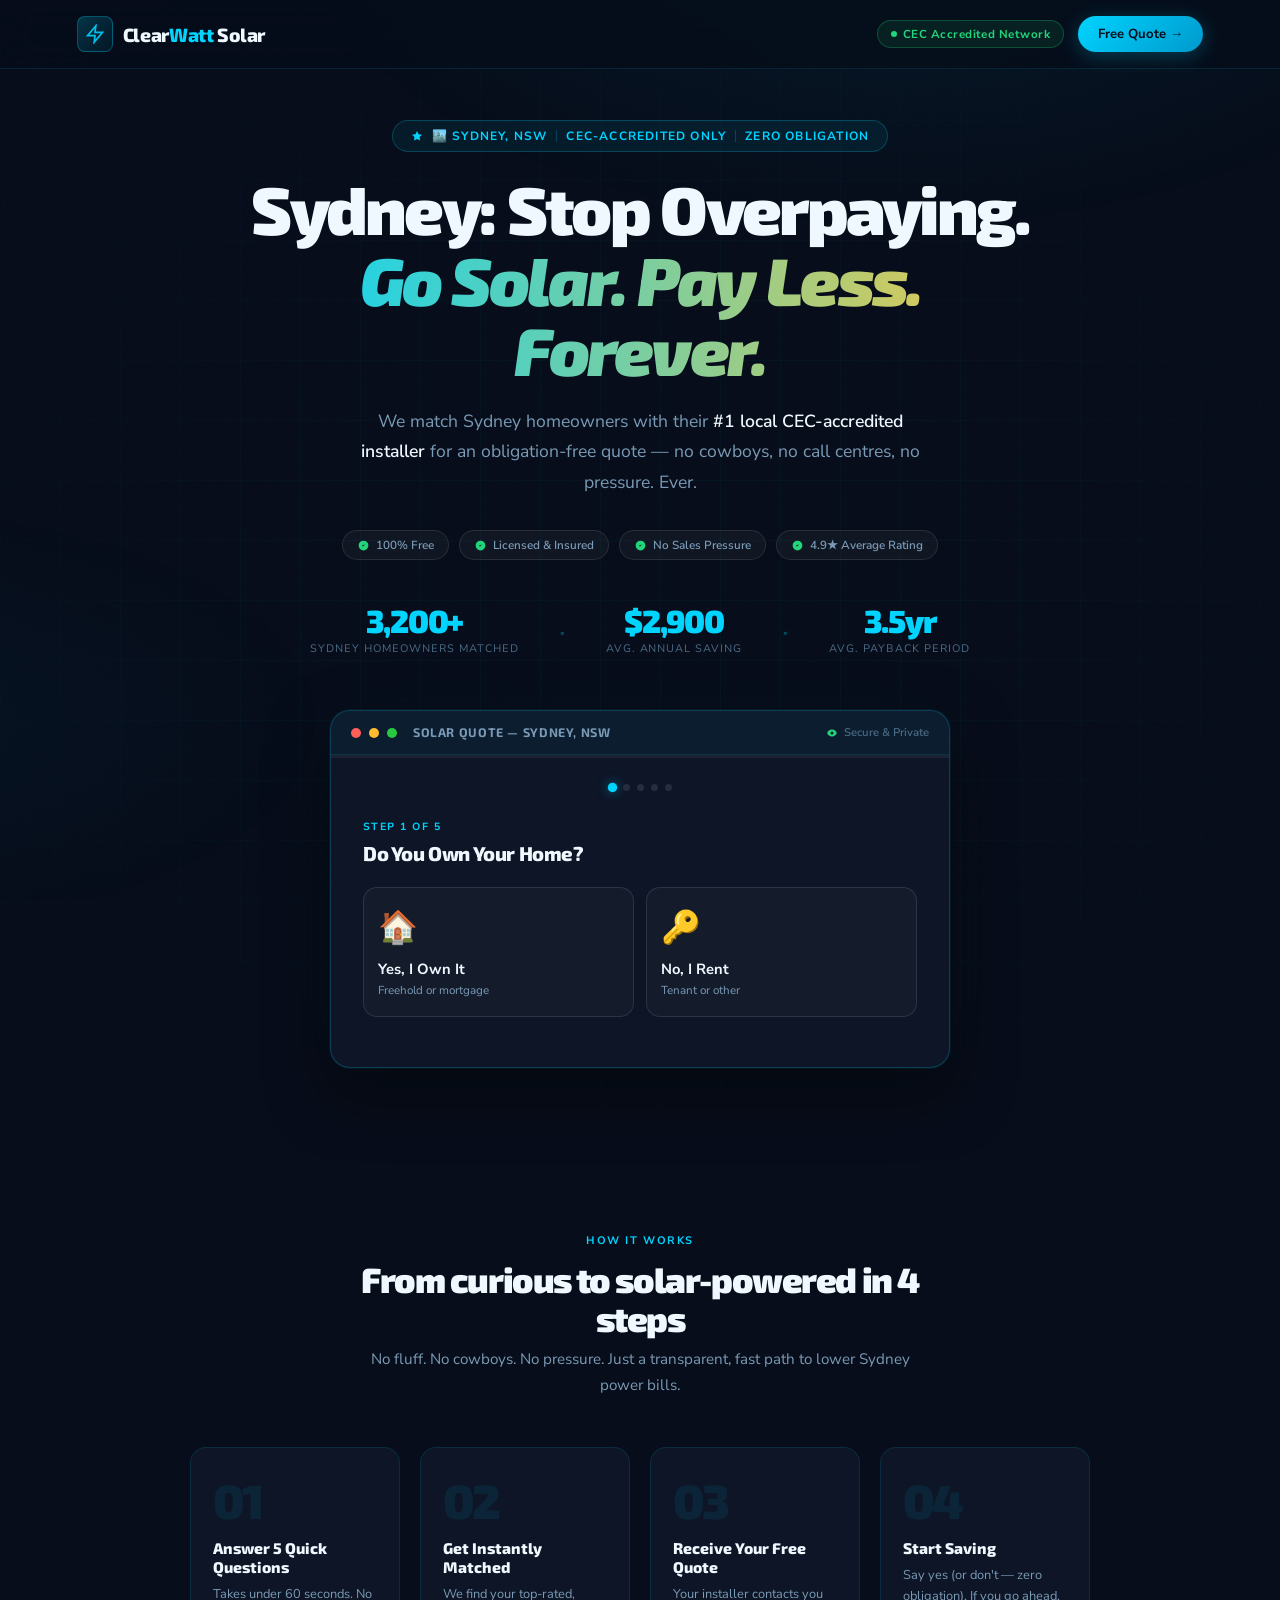
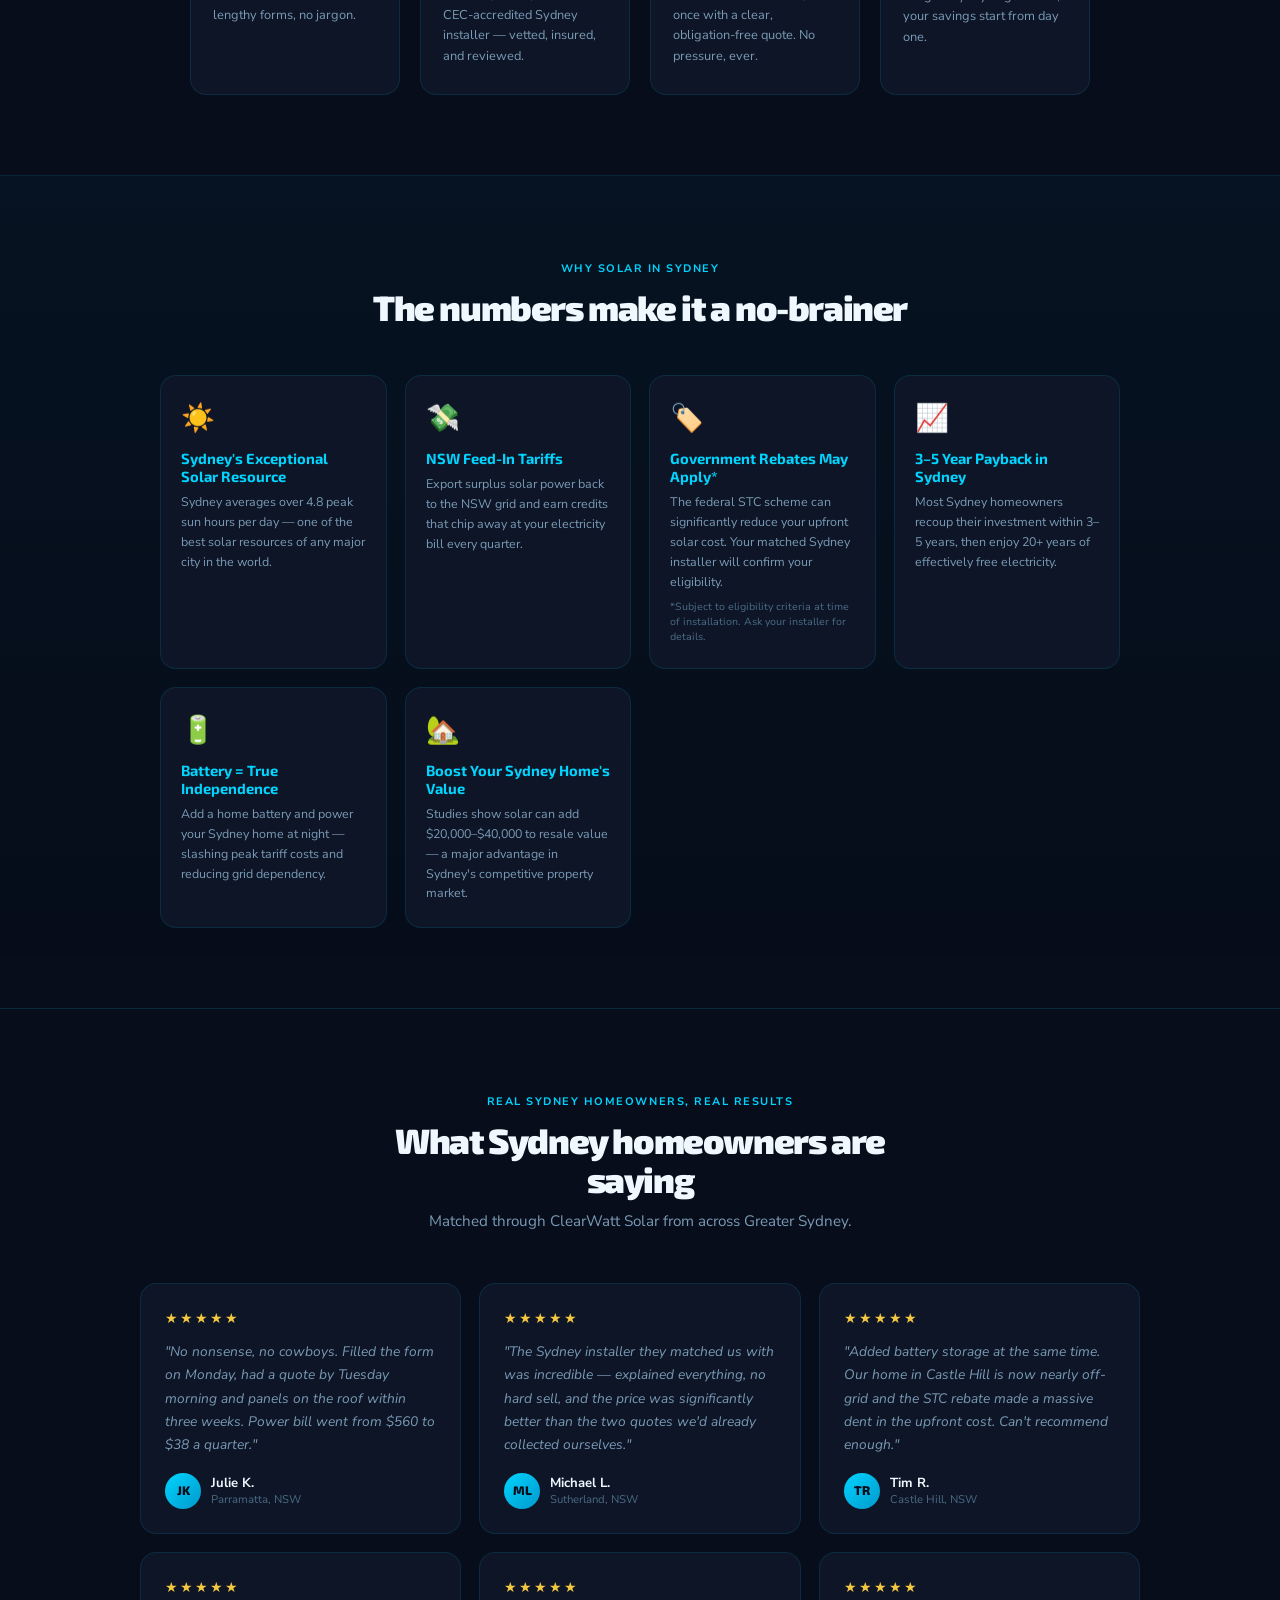
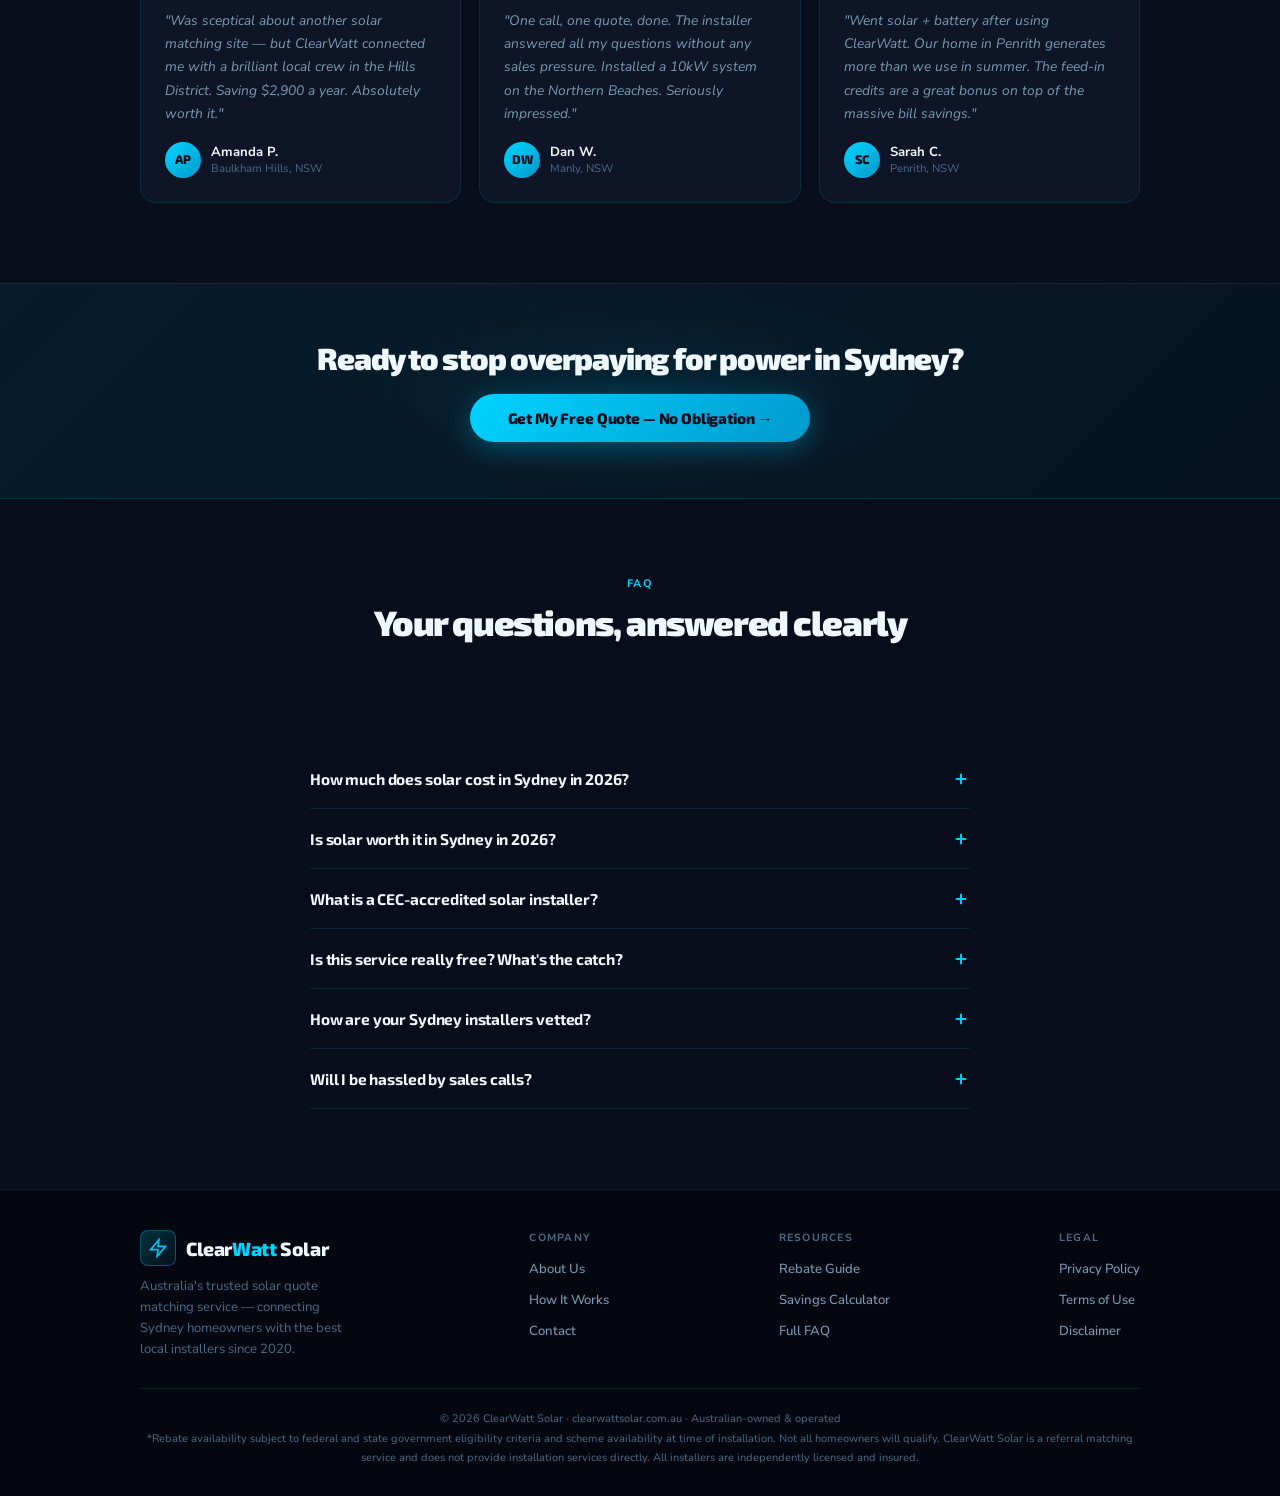
<file: sydney-quotes/index.html>
<!DOCTYPE html>
<html lang="en">
<head>
<meta charset="UTF-8">
<meta name="viewport" content="width=device-width, initial-scale=1.0">
<title>ClearWatt Solar Sydney – Free Solar Quote | NSW Solar Savings</title>
<meta name="description" content="Get a free, obligation-free solar quote matched with a CEC-accredited Sydney installer. Sydney homeowners save an average of $2,900/year. No cowboys, no call centres." />
<link rel="canonical" href="https://clearwattsolar.com.au/sydney-quotes/" />
<meta property="og:type" content="website" />
<meta property="og:title" content="ClearWatt Solar Sydney – Crystal Clear Solar Quotes for NSW" />
<meta property="og:description" content="Free obligation-free solar quotes for Sydney homeowners. CEC-accredited local installers only. Takes 60 seconds." />

<link rel="preconnect" href="https://fonts.googleapis.com">
<link rel="preconnect" href="https://fonts.gstatic.com" crossorigin>
<link href="https://fonts.googleapis.com/css2?family=Exo+2:ital,wght@0,400;0,500;0,600;0,700;0,800;0,900;1,800;1,900&family=Nunito+Sans:wght@400;500;600;700&display=swap" rel="stylesheet">

<!-- Google Tag (replace G-XXXXXXXX) -->
<script async src="https://www.googletagmanager.com/gtag/js?id=G-XXXXXXXX"></script>
<script>
  window.dataLayer = window.dataLayer || [];
  function gtag(){dataLayer.push(arguments);}
  gtag('js', new Date()); gtag('config', 'G-XXXXXXXX');
</script>

<!-- Meta Pixel -->
<script>
!function(f,b,e,v,n,t,s){if(f.fbq)return;n=f.fbq=function(){n.callMethod?
n.callMethod.apply(n,arguments):n.queue.push(arguments)};if(!f._fbq)f._fbq=n;
n.push=n;n.loaded=!0;n.version='2.0';n.queue=[];t=b.createElement(e);t.async=!0;
t.src=v;s=b.getElementsByTagName(e)[0];s.parentNode.insertBefore(t,s)}(window,
document,'script','https://connect.facebook.net/en_US/fbevents.js');
fbq('init','1692791048547338'); fbq('track','PageView');
</script>

<!-- Cloudflare Turnstile -->
<script src="https://challenges.cloudflare.com/turnstile/v0/api.js?onload=onTurnstileLoad" async defer></script>

<!-- Structured Data -->
<script type="application/ld+json">
{
  "@context":"https://schema.org","@type":"Service",
  "name":"Free Solar Quotes Sydney",
  "provider":{"@type":"Organization","name":"ClearWatt Solar","url":"https://clearwattsolar.com.au","areaServed":{"@type":"City","name":"Sydney"}},
  "serviceType":"Solar Installation Quote",
  "offers":{"@type":"Offer","price":"0","priceCurrency":"AUD","description":"Free, obligation-free solar quotes from CEC-accredited Sydney installers."}
}
</script>

<style>
*,*::before,*::after{box-sizing:border-box;margin:0;padding:0}
:root{
  --bg:        #070d1a;
  --surface:   #0d1526;
  --surface2:  #111e35;
  --border:    rgba(0,212,255,0.12);
  --border2:   rgba(0,212,255,0.22);
  --cyan:      #00d4ff;
  --cyan-dark: #0099cc;
  --cyan-glow: rgba(0,212,255,0.18);
  --cyan-pale: rgba(0,212,255,0.07);
  --gold:      #f5c842;
  --gold-dark: #d4a017;
  --white:     #f0f8ff;
  --muted:     #7a9ab5;
  --muted2:    #4a6a85;
  --green:     #22d47a;
  --red:       #ff4757;
  --radius:    16px;
}

html{scroll-behavior:smooth}
body{
  font-family:'Nunito Sans',sans-serif;
  color:var(--white);
  background:var(--bg);
  overflow-x:hidden;
}

/* ═══ ANIMATED BACKGROUND ═══ */
body::before{
  content:'';position:fixed;inset:0;
  background:
    radial-gradient(ellipse 80% 60% at 70% -10%, rgba(0,212,255,0.07) 0%, transparent 60%),
    radial-gradient(ellipse 60% 40% at -10% 80%, rgba(0,153,204,0.05) 0%, transparent 60%),
    radial-gradient(ellipse 40% 30% at 50% 110%, rgba(245,200,66,0.04) 0%, transparent 60%);
  pointer-events:none;z-index:0;
}

/* ═══ NOISE TEXTURE OVERLAY ═══ */
body::after{
  content:'';position:fixed;inset:0;
  background-image:url("data:image/svg+xml,%3Csvg viewBox='0 0 256 256' xmlns='http://www.w3.org/2000/svg'%3E%3Cfilter id='n'%3E%3CfeTurbulence type='fractalNoise' baseFrequency='0.9' numOctaves='4' stitchTiles='stitch'/%3E%3C/filter%3E%3Crect width='100%25' height='100%25' filter='url(%23n)' opacity='0.025'/%3E%3C/svg%3E");
  opacity:0.4;pointer-events:none;z-index:0;
}

/* ═══ NAV ═══ */
nav{
  position:fixed;top:0;left:0;right:0;z-index:100;
  display:flex;align-items:center;justify-content:space-between;
  padding:16px 6vw;
  background:rgba(7,13,26,0.85);
  backdrop-filter:blur(20px);
  border-bottom:1px solid var(--border);
}
.logo{display:flex;align-items:center;gap:10px;text-decoration:none}
.logo-mark{
  width:36px;height:36px;position:relative;flex-shrink:0;
  display:flex;align-items:center;justify-content:center;
}
.logo-mark::before{
  content:'';position:absolute;inset:0;
  background:linear-gradient(135deg, rgba(0,212,255,0.2), rgba(0,212,255,0.05));
  border:1px solid rgba(0,212,255,0.3);border-radius:8px;
  animation:markPulse 3s ease-in-out infinite;
}
@keyframes markPulse{
  0%,100%{box-shadow:0 0 0 0 rgba(0,212,255,0.15)}
  50%{box-shadow:0 0 0 8px rgba(0,212,255,0)}
}
.logo-mark svg{width:20px;height:20px;position:relative;z-index:1}
.logo-text{font-family:'Exo 2',sans-serif;font-weight:800;font-size:1.2rem;color:var(--white);letter-spacing:-0.02em}
.logo-text span{color:var(--cyan)}
.nav-right{display:flex;align-items:center;gap:14px}
.nav-badge{
  display:flex;align-items:center;gap:6px;
  background:rgba(34,212,122,0.1);border:1px solid rgba(34,212,122,0.25);
  border-radius:50px;padding:5px 13px;font-size:0.72rem;font-weight:700;
  color:#22d47a;letter-spacing:0.04em;
}
.nav-badge::before{content:'';width:6px;height:6px;background:#22d47a;border-radius:50%;animation:blink 2s ease-in-out infinite}
@keyframes blink{0%,100%{opacity:1}50%{opacity:0.3}}
.nav-cta{
  background:linear-gradient(135deg, var(--cyan), var(--cyan-dark));
  color:var(--bg);font-weight:700;font-size:0.82rem;
  padding:9px 20px;border-radius:50px;text-decoration:none;
  box-shadow:0 4px 20px rgba(0,212,255,0.25);
  transition:transform 0.2s,box-shadow 0.2s;
}
.nav-cta:hover{transform:translateY(-1px);box-shadow:0 6px 28px rgba(0,212,255,0.38)}

/* ═══ HERO ═══ */
.hero{
  min-height:100vh;padding:120px 6vw 80px;
  position:relative;z-index:1;
  display:flex;flex-direction:column;align-items:center;justify-content:center;
}

/* Grid lines decoration */
.hero-lines{
  position:absolute;inset:0;pointer-events:none;overflow:hidden;
  background-image:
    linear-gradient(rgba(0,212,255,0.04) 1px, transparent 1px),
    linear-gradient(90deg, rgba(0,212,255,0.04) 1px, transparent 1px);
  background-size:60px 60px;
  -webkit-mask-image:radial-gradient(ellipse 80% 80% at 50% 50%, black 30%, transparent 80%);
  mask-image:radial-gradient(ellipse 80% 80% at 50% 50%, black 30%, transparent 80%);
}

.hero-eyebrow{
  display:inline-flex;align-items:center;gap:9px;
  border:1px solid var(--border2);border-radius:50px;
  padding:7px 18px;margin-bottom:22px;font-size:0.75rem;font-weight:700;
  color:var(--cyan);letter-spacing:0.1em;text-transform:uppercase;
  background:var(--cyan-pale);
  animation:fadeSlideUp 0.6s ease forwards;
}
.hero-eyebrow .divider{width:1px;height:12px;background:var(--border2)}

.hero-h1{
  font-family:'Exo 2',sans-serif;font-weight:900;
  font-size:clamp(2.4rem, 5.5vw, 4.2rem);
  line-height:1.05;letter-spacing:-0.04em;
  text-align:center;max-width:820px;
  margin-bottom:20px;
  animation:fadeSlideUp 0.7s ease 0.1s both;
}
.hero-h1 .line1{display:block;color:var(--white)}
.hero-h1 .line2{
  display:block;
  background:linear-gradient(90deg, var(--cyan), var(--gold));
  -webkit-background-clip:text;-webkit-text-fill-color:transparent;background-clip:text;
  font-style:italic;
}

.hero-sub{
  text-align:center;font-size:clamp(0.95rem, 2vw, 1.1rem);
  color:var(--muted);line-height:1.75;max-width:560px;
  margin-bottom:32px;
  animation:fadeSlideUp 0.7s ease 0.2s both;
}
.hero-sub strong{color:var(--white);font-weight:600}

/* TRUST PILLS ROW */
.trust-row{
  display:flex;justify-content:center;gap:10px;flex-wrap:wrap;
  margin-bottom:44px;
  animation:fadeSlideUp 0.7s ease 0.3s both;
}
.trust-pill{
  display:flex;align-items:center;gap:6px;
  background:rgba(255,255,255,0.04);border:1px solid rgba(255,255,255,0.1);
  border-radius:50px;padding:6px 14px;font-size:0.73rem;font-weight:600;color:var(--muted);
}
.trust-pill svg{width:13px;height:13px;color:var(--green);flex-shrink:0}

/* STAT TICKER */
.stat-row{
  display:flex;justify-content:center;gap:40px;flex-wrap:wrap;
  animation:fadeSlideUp 0.7s ease 0.35s both;margin-bottom:52px;
}
.stat-item{text-align:center}
.stat-num{
  display:block;font-family:'Exo 2',sans-serif;font-weight:900;
  font-size:2rem;letter-spacing:-0.04em;color:var(--cyan);line-height:1;
}
.stat-sep{color:rgba(0,212,255,0.3);font-size:1.8rem;display:flex;align-items:center}
.stat-label{font-size:0.68rem;color:var(--muted2);text-transform:uppercase;letter-spacing:0.09em;margin-top:3px}

@keyframes fadeSlideUp{
  from{opacity:0;transform:translateY(20px)}
  to{opacity:1;transform:translateY(0)}
}

/* ═══ SURVEY CARD ═══ */
.survey-wrap{
  width:100%;max-width:620px;
  animation:fadeSlideUp 0.8s ease 0.45s both;
  position:relative;z-index:5;
}
.survey-card{
  background:var(--surface);
  border:1px solid var(--border2);
  border-radius:20px;
  box-shadow:
    0 0 0 1px rgba(0,212,255,0.06),
    0 24px 60px rgba(0,0,0,0.5),
    0 0 80px rgba(0,212,255,0.04);
  overflow:hidden;
}

/* CARD TOP BAR */
.card-topbar{
  display:flex;align-items:center;gap:8px;
  padding:14px 20px;
  background:rgba(0,212,255,0.04);
  border-bottom:1px solid var(--border);
}
.tb-dot{width:10px;height:10px;border-radius:50%}
.tb-dot.r{background:#ff5f57}.tb-dot.y{background:#febc2e}.tb-dot.g{background:#28c840}
.tb-label{
  margin-left:8px;font-family:'Exo 2',sans-serif;font-weight:700;
  font-size:0.78rem;color:var(--muted);letter-spacing:0.05em;text-transform:uppercase;
}
.tb-right{margin-left:auto;display:flex;align-items:center;gap:6px;font-size:0.7rem;color:var(--muted2);font-weight:600}
.tb-right svg{width:12px;height:12px;color:var(--green)}

/* PROGRESS */
.prog-outer{height:3px;background:rgba(255,255,255,0.06)}
.prog-inner{
  height:100%;width:0%;
  background:linear-gradient(90deg,var(--cyan),var(--gold));
  transition:width 0.5s cubic-bezier(0.4,0,0.2,1);
}

/* STEP DOTS */
.dot-row{display:flex;justify-content:center;align-items:center;gap:7px;padding:14px 0 0}
.sdot{
  width:7px;height:7px;border-radius:50%;
  background:rgba(255,255,255,0.1);transition:all 0.3s ease;
}
.sdot.active{background:var(--cyan);transform:scale(1.35);box-shadow:0 0 8px rgba(0,212,255,0.5)}
.sdot.done{background:var(--green)}

/* CARD BODY */
.card-body{padding:28px 32px 30px}
@media(max-width:480px){.card-body{padding:22px 18px 24px}}

/* STEPS */
.step{display:none}
.step.active{display:block;animation:stepIn 0.35s ease}
@keyframes stepIn{from{opacity:0;transform:translateX(18px)}to{opacity:1;transform:translateX(0)}}

.step-label{
  font-size:0.65rem;font-weight:700;color:var(--cyan);
  text-transform:uppercase;letter-spacing:0.14em;margin-bottom:7px;
}
.step h3{
  font-family:'Exo 2',sans-serif;font-weight:800;
  font-size:1.25rem;color:var(--white);
  letter-spacing:-0.02em;margin-bottom:22px;line-height:1.2;
}

/* ── CHOICE GRID ── */
.choice-grid{display:grid;grid-template-columns:1fr 1fr;gap:12px;margin-bottom:20px}
.choice-grid.one-col{grid-template-columns:1fr}
@media(max-width:440px){.choice-grid{grid-template-columns:1fr}}

.choice-card{
  border:1.5px solid rgba(255,255,255,0.1);
  border-radius:14px;padding:18px 14px;
  cursor:pointer;transition:all 0.2s ease;
  background:rgba(255,255,255,0.03);
  position:relative;overflow:hidden;
  user-select:none;
}
.choice-card::before{
  content:'';position:absolute;inset:0;
  background:linear-gradient(135deg, rgba(0,212,255,0.06), rgba(0,212,255,0.02));
  opacity:0;transition:opacity 0.2s;
}
.choice-card:hover{border-color:rgba(0,212,255,0.4);transform:translateY(-2px);box-shadow:0 8px 24px rgba(0,0,0,0.3)}
.choice-card:hover::before{opacity:1}
.choice-card.selected{
  border-color:var(--cyan);
  background:rgba(0,212,255,0.08);
  box-shadow:0 0 0 1px rgba(0,212,255,0.2), 0 8px 28px rgba(0,0,0,0.3);
}
.choice-card.selected::before{opacity:1}
.choice-card.selected::after{
  content:'✓';position:absolute;top:9px;right:11px;
  width:20px;height:20px;background:var(--cyan);color:var(--bg);
  border-radius:50%;font-size:0.65rem;font-weight:900;
  display:flex;align-items:center;justify-content:center;line-height:20px;
}

/* Renter / disqualify card style */
.choice-card.disq-card:hover{border-color:rgba(255,71,87,0.5)}
.choice-card.disq-card.selected{border-color:var(--red);background:rgba(255,71,87,0.08)}
.choice-card.disq-card.selected::after{background:var(--red)}

.cc-icon{font-size:2rem;margin-bottom:10px;display:block}
.cc-title{font-weight:700;font-size:0.92rem;color:var(--white);margin-bottom:3px}
.cc-sub{font-size:0.72rem;color:var(--muted)}

/* Horizontal choice for bill/timeline */
.choice-h{
  display:flex;align-items:center;gap:14px;
  border:1.5px solid rgba(255,255,255,0.1);
  border-radius:14px;padding:15px 16px;
  cursor:pointer;transition:all 0.2s ease;
  background:rgba(255,255,255,0.03);
  position:relative;overflow:hidden;user-select:none;
}
.choice-h:hover{border-color:rgba(0,212,255,0.4);transform:translateY(-2px)}
.choice-h.selected{border-color:var(--cyan);background:rgba(0,212,255,0.08);box-shadow:0 0 0 1px rgba(0,212,255,0.2)}
.choice-h.selected::after{
  content:'✓';position:absolute;top:50%;right:14px;transform:translateY(-50%);
  width:20px;height:20px;background:var(--cyan);color:var(--bg);
  border-radius:50%;font-size:0.65rem;font-weight:900;
  display:flex;align-items:center;justify-content:center;line-height:20px;
}
.ch-icon{font-size:1.5rem;flex-shrink:0}
.ch-body{flex:1}
.ch-title{font-weight:700;font-size:0.92rem;color:var(--white)}
.ch-sub{font-size:0.72rem;color:var(--muted);margin-top:2px}
.ch-badge{
  background:rgba(245,200,66,0.12);border:1px solid rgba(245,200,66,0.25);
  border-radius:50px;padding:3px 10px;font-size:0.65rem;font-weight:700;
  color:var(--gold);white-space:nowrap;flex-shrink:0;margin-right:26px;
}

/* ── INSIGHT BOX ── */
.insight{
  display:flex;gap:11px;align-items:flex-start;
  background:rgba(0,212,255,0.05);
  border:1px solid rgba(0,212,255,0.12);
  border-radius:12px;padding:13px 15px;margin-bottom:20px;
}
.insight-icon{font-size:1.2rem;flex-shrink:0;line-height:1.2}
.insight p{font-size:0.78rem;color:var(--muted);line-height:1.55}
.insight strong{color:var(--cyan);font-weight:700}

/* ── POSTCODE / MATCH ── */
.match-notice{
  display:flex;gap:12px;align-items:flex-start;
  background:rgba(34,212,122,0.06);
  border:1px solid rgba(34,212,122,0.15);
  border-radius:12px;padding:14px 16px;margin-bottom:20px;
}
.match-notice .mn-icon{font-size:1.5rem;flex-shrink:0}
.match-notice p{font-size:0.78rem;color:var(--muted);line-height:1.55}
.match-notice strong{color:var(--green);font-weight:700}

/* ── FORM FIELDS ── */
.field-wrap{margin-bottom:14px}
.field-wrap label{display:block;font-size:0.72rem;font-weight:700;color:var(--muted);text-transform:uppercase;letter-spacing:0.08em;margin-bottom:6px}
.field-wrap input{
  width:100%;background:rgba(255,255,255,0.04);
  border:1.5px solid rgba(255,255,255,0.1);
  border-radius:10px;padding:12px 14px;
  font-family:'Nunito Sans',sans-serif;font-size:0.92rem;color:var(--white);
  outline:none;transition:border-color 0.2s,box-shadow 0.2s;
}
.field-wrap input::placeholder{color:var(--muted2)}
.field-wrap input:focus{border-color:rgba(0,212,255,0.5);box-shadow:0 0 0 3px rgba(0,212,255,0.08)}
.field-wrap input.err-field{border-color:rgba(255,71,87,0.6)}
.err-msg{color:var(--red);font-size:0.7rem;margin-top:4px;display:none}
.field-row{display:grid;grid-template-columns:1fr 1fr;gap:12px}
@media(max-width:460px){.field-row{grid-template-columns:1fr}}

/* CONSENT */
.consent-wrap{
  display:flex;gap:10px;align-items:flex-start;margin:14px 0 18px;
  background:rgba(255,255,255,0.03);border:1px solid rgba(255,255,255,0.07);
  border-radius:10px;padding:12px 14px;
}
.consent-wrap input[type=checkbox]{
  width:16px;height:16px;flex-shrink:0;margin-top:1px;
  accent-color:var(--cyan);cursor:pointer;
}
.consent-wrap label{font-size:0.73rem;color:var(--muted);line-height:1.55;cursor:pointer}
.consent-wrap a{color:var(--cyan);text-decoration:none;opacity:0.8}
.consent-wrap a:hover{opacity:1}

/* ── BTN ── */
.btn-next{
  width:100%;border:none;border-radius:50px;
  padding:16px 28px;font-family:'Exo 2',sans-serif;
  font-size:1rem;font-weight:800;cursor:pointer;
  background:linear-gradient(135deg, var(--cyan), var(--cyan-dark));
  color:var(--bg);letter-spacing:-0.01em;
  box-shadow:0 6px 28px rgba(0,212,255,0.3);
  transition:all 0.25s ease;position:relative;overflow:hidden;
}
.btn-next::before{
  content:'';position:absolute;inset:0;
  background:linear-gradient(135deg, rgba(255,255,255,0.15), transparent);
  opacity:0;transition:opacity 0.2s;
}
.btn-next:hover{transform:translateY(-2px);box-shadow:0 10px 36px rgba(0,212,255,0.42)}
.btn-next:hover::before{opacity:1}
.btn-next:disabled{opacity:0.4;cursor:not-allowed;transform:none;box-shadow:0 4px 18px rgba(0,212,255,0.15)}
.btn-back{
  display:flex;align-items:center;gap:5px;margin-top:11px;
  background:none;border:none;color:var(--muted2);font-family:'Nunito Sans',sans-serif;
  font-size:0.78rem;font-weight:600;cursor:pointer;padding:0;
  transition:color 0.2s;
}
.btn-back:hover{color:var(--muted)}
.btn-back svg{width:13px;height:13px}

/* privacy note */
.priv-note{text-align:center;font-size:0.68rem;color:var(--muted2);margin-top:12px;display:flex;align-items:center;justify-content:center;gap:5px}
.priv-note svg{width:11px;height:11px;color:var(--green)}

/* ═══ RENTER MESSAGE ═══ */
#renter-msg{display:none;text-align:center;padding:16px 0 8px}
.renter-icon{font-size:3rem;margin-bottom:14px}
.renter-msg-title{font-family:'Exo 2',sans-serif;font-weight:800;font-size:1.1rem;color:var(--white);margin-bottom:10px;letter-spacing:-0.02em}
.renter-box{background:rgba(0,212,255,0.05);border:1px solid var(--border);border-radius:12px;padding:14px;margin-top:16px;font-size:0.78rem;color:var(--muted);line-height:1.6}

/* ═══ BELOW THE FOLD ═══ */

/* HOW IT WORKS */
.hiw-section{padding:80px 6vw;position:relative;z-index:1}
.section-head{text-align:center;max-width:560px;margin:0 auto 48px}
.section-eyebrow{
  display:inline-block;font-size:0.68rem;font-weight:700;
  color:var(--cyan);text-transform:uppercase;letter-spacing:0.14em;
  margin-bottom:12px;
}
.section-h2{
  font-family:'Exo 2',sans-serif;font-weight:900;
  font-size:clamp(1.6rem,3vw,2.2rem);color:var(--white);
  letter-spacing:-0.04em;line-height:1.1;margin-bottom:10px;
}
.section-sub{font-size:0.95rem;color:var(--muted);line-height:1.7}

.hiw-grid{
  display:grid;grid-template-columns:repeat(auto-fit,minmax(200px,1fr));
  gap:20px;max-width:900px;margin:0 auto;
}
.hiw-card{
  background:var(--surface);border:1px solid var(--border);
  border-radius:var(--radius);padding:28px 22px;
  position:relative;overflow:hidden;
  transition:transform 0.25s,border-color 0.25s;
}
.hiw-card:hover{transform:translateY(-4px);border-color:var(--border2)}
.hiw-card::before{
  content:'';position:absolute;top:0;left:0;right:0;height:2px;
  background:linear-gradient(90deg,var(--cyan),var(--gold));
  transform:scaleX(0);transform-origin:left;transition:transform 0.35s;
}
.hiw-card:hover::before{transform:scaleX(1)}
.hiw-num{
  font-family:'Exo 2',sans-serif;font-size:3rem;font-weight:900;
  color:rgba(0,212,255,0.08);line-height:1;margin-bottom:14px;
  letter-spacing:-0.06em;
}
.hiw-card h4{font-family:'Exo 2',sans-serif;font-weight:800;font-size:0.97rem;color:var(--white);margin-bottom:8px}
.hiw-card p{font-size:0.8rem;color:var(--muted);line-height:1.6}

/* FACTS SECTION */
.facts-section{
  background:linear-gradient(180deg, rgba(0,212,255,0.03) 0%, transparent 100%);
  border-top:1px solid var(--border);border-bottom:1px solid var(--border);
  padding:80px 6vw;position:relative;z-index:1;
}
.facts-grid{
  display:grid;grid-template-columns:repeat(auto-fit,minmax(220px,1fr));
  gap:18px;max-width:960px;margin:0 auto;
}
.fact-card{
  background:var(--surface);border:1px solid var(--border);
  border-radius:var(--radius);padding:24px 20px;
}
.fact-icon{font-size:1.7rem;margin-bottom:12px;display:block}
.fact-card h4{font-family:'Exo 2',sans-serif;font-weight:700;font-size:0.92rem;color:var(--cyan);margin-bottom:7px}
.fact-card p{font-size:0.78rem;color:var(--muted);line-height:1.6}
.fact-asterisk{font-size:0.65rem;color:var(--muted2);margin-top:7px;display:block}

/* REVIEWS */
.reviews-section{padding:80px 6vw;position:relative;z-index:1}
.reviews-grid{
  display:grid;grid-template-columns:repeat(auto-fit,minmax(260px,1fr));
  gap:18px;max-width:1000px;margin:0 auto;
}
.review-card{
  background:var(--surface);border:1px solid var(--border);
  border-radius:var(--radius);padding:24px;
  transition:transform 0.25s,border-color 0.25s;
}
.review-card:hover{transform:translateY(-3px);border-color:var(--border2)}
.review-stars{color:var(--gold);font-size:0.9rem;letter-spacing:2px;margin-bottom:12px}
.review-text{font-size:0.86rem;color:var(--muted);line-height:1.7;margin-bottom:16px;font-style:italic}
.reviewer{display:flex;align-items:center;gap:10px}
.reviewer-av{
  width:36px;height:36px;border-radius:50%;flex-shrink:0;
  background:linear-gradient(135deg,var(--cyan),var(--cyan-dark));
  display:flex;align-items:center;justify-content:center;
  font-family:'Exo 2',sans-serif;font-weight:800;font-size:0.78rem;color:var(--bg);
}
.reviewer-name{font-weight:700;font-size:0.82rem;color:var(--white)}
.reviewer-loc{font-size:0.7rem;color:var(--muted2)}

/* CTA STRIP */
.cta-strip{
  background:linear-gradient(135deg, rgba(0,212,255,0.08), rgba(0,153,204,0.05));
  border-top:1px solid var(--border);border-bottom:1px solid var(--border);
  padding:56px 20px;text-align:center;position:relative;z-index:1;overflow:hidden;
}
.cta-strip::before{
  content:'';position:absolute;top:50%;left:50%;
  transform:translate(-50%,-50%);
  width:600px;height:200px;
  background:radial-gradient(ellipse, rgba(0,212,255,0.07) 0%, transparent 70%);
  pointer-events:none;
}
.cta-strip h3{
  font-family:'Exo 2',sans-serif;font-weight:900;
  font-size:clamp(1.3rem,3vw,1.9rem);color:var(--white);
  letter-spacing:-0.04em;margin-bottom:18px;position:relative;z-index:1;
}
.cta-btn{
  display:inline-block;position:relative;z-index:1;
  background:linear-gradient(135deg,var(--cyan),var(--cyan-dark));
  color:var(--bg);font-family:'Exo 2',sans-serif;font-weight:800;
  font-size:0.95rem;padding:15px 38px;border-radius:50px;text-decoration:none;
  box-shadow:0 6px 28px rgba(0,212,255,0.3);transition:all 0.2s;letter-spacing:-0.01em;
}
.cta-btn:hover{transform:translateY(-2px);box-shadow:0 10px 38px rgba(0,212,255,0.42)}

/* FAQ */
.faq-section{padding:60px 20px 80px;max-width:700px;margin:0 auto;position:relative;z-index:1}
.faq-item{border-bottom:1px solid var(--border);padding:20px 0}
.faq-q{
  font-family:'Exo 2',sans-serif;font-size:0.97rem;font-weight:700;
  color:var(--white);cursor:pointer;
  display:flex;justify-content:space-between;align-items:center;gap:14px;
  letter-spacing:-0.01em;
}
.faq-q svg{flex-shrink:0;width:18px;height:18px;color:var(--cyan);transition:transform 0.3s}
.faq-a{font-size:0.86rem;color:var(--muted);line-height:1.7;max-height:0;overflow:hidden;transition:max-height 0.35s ease,padding 0.2s}
.faq-item.open .faq-a{max-height:220px;padding-top:10px}
.faq-item.open .faq-q svg{transform:rotate(45deg)}

/* FOOTER */
footer{
  background:rgba(0,0,0,0.4);border-top:1px solid var(--border);
  padding:40px 6vw 28px;position:relative;z-index:1;
}
.footer-inner{
  max-width:1000px;margin:0 auto;
  display:flex;justify-content:space-between;align-items:flex-start;
  flex-wrap:wrap;gap:32px;padding-bottom:28px;border-bottom:1px solid var(--border);
}
.footer-brand p{font-size:0.82rem;color:var(--muted2);margin-top:10px;max-width:220px;line-height:1.6}
.footer-col h5{font-size:0.65rem;font-weight:700;color:var(--muted2);text-transform:uppercase;letter-spacing:0.12em;margin-bottom:12px}
.footer-col ul{list-style:none;display:flex;flex-direction:column;gap:9px}
.footer-col a{text-decoration:none;font-size:0.82rem;color:var(--muted);transition:color 0.2s;font-weight:500}
.footer-col a:hover{color:var(--cyan)}
.footer-bottom{
  max-width:1000px;margin:20px auto 0;
  font-size:0.68rem;color:var(--muted2);text-align:center;line-height:1.8;
}

/* LOADING OVERLAY */
.overlay{
  display:none;position:fixed;inset:0;z-index:999;
  background:rgba(7,13,26,0.95);
  align-items:center;justify-content:center;flex-direction:column;gap:16px;
  backdrop-filter:blur(8px);
}
.overlay.show{display:flex}
.spinner{
  width:44px;height:44px;
  border:3px solid rgba(0,212,255,0.15);
  border-top-color:var(--cyan);
  border-radius:50%;animation:spin 0.75s linear infinite;
}
@keyframes spin{to{transform:rotate(360deg)}}
.overlay p{font-family:'Exo 2',sans-serif;font-weight:700;color:var(--white);font-size:0.95rem;letter-spacing:-0.01em}

/* HAMBURGER / MOB NAV */
.hamburger{display:none;flex-direction:column;gap:5px;cursor:pointer;border:none;background:none;padding:6px}
.hamburger span{display:block;width:22px;height:2px;background:var(--muted);border-radius:2px;transition:transform 0.3s,opacity 0.3s}
.hamburger.open span:nth-child(1){transform:translateY(7px) rotate(45deg)}
.hamburger.open span:nth-child(2){opacity:0}
.hamburger.open span:nth-child(3){transform:translateY(-7px) rotate(-45deg)}
.mob-nav{display:none;position:fixed;inset:0;background:var(--bg);z-index:90;padding:80px 6vw 40px;flex-direction:column}
.mob-nav.open{display:flex}
.mob-nav ul{list-style:none;display:flex;flex-direction:column;border-top:1px solid var(--border)}
.mob-nav ul li a{display:block;font-family:'Exo 2',sans-serif;font-size:1.1rem;font-weight:700;color:var(--white);text-decoration:none;padding:16px 0;border-bottom:1px solid var(--border);transition:color 0.2s}
.mob-nav ul li a:hover{color:var(--cyan)}
.mob-cta{margin-top:28px}
.mob-cta a{display:block;text-align:center;background:linear-gradient(135deg,var(--cyan),var(--cyan-dark));color:var(--bg);font-family:'Exo 2',sans-serif;font-weight:800;font-size:1rem;padding:16px;border-radius:50px;text-decoration:none}

@media(max-width:640px){
  .nav-right .nav-cta{display:none}
  .hamburger{display:flex}
  nav{padding:14px 5vw}
  .hero{padding:100px 5vw 60px}
  .cta-strip h3{font-size:1.3rem}
  .stat-sep{display:none}
}
</style>
</head>
<body>

<!-- LOADING OVERLAY -->
<div class="overlay" id="overlay">
  <div class="spinner"></div>
  <p>Locating your installer…</p>
</div>

<!-- ═══ NAV ═══ -->
<nav>
  <a href="/" class="logo">
    <div class="logo-mark">
      <svg viewBox="0 0 24 24" fill="none" stroke="rgba(0,212,255,0.9)" stroke-width="2" stroke-linecap="round">
        <polygon points="13 2 3 14 12 14 11 22 21 10 12 10 13 2"/>
      </svg>
    </div>
    <span class="logo-text">Clear<span>Watt</span> Solar</span>
  </a>
  <div class="nav-right">
    <div class="nav-badge">CEC Accredited Network</div>
    <a href="#quote" class="nav-cta">Free Quote →</a>
    <button class="hamburger" id="hamburger" aria-label="Menu" onclick="toggleMob()">
      <span></span><span></span><span></span>
    </button>
  </div>
</nav>

<div class="mob-nav" id="mobNav">
  <ul>
    <li><a href="#quote" onclick="closeMob()">Get a Free Quote</a></li>
    <li><a href="#how" onclick="closeMob()">How It Works</a></li>
    <li><a href="#reviews" onclick="closeMob()">Reviews</a></li>
    <li><a href="#faq" onclick="closeMob()">FAQ</a></li>
    <li><a href="/privacy-policy" onclick="closeMob()">Privacy Policy</a></li>
  </ul>
  <div class="mob-cta"><a href="#quote" onclick="closeMob()">Get My Free Quote →</a></div>
</div>

<!-- ═══ HERO ═══ -->
<section class="hero" id="quote">
  <div class="hero-lines" aria-hidden="true"></div>

  <div class="hero-eyebrow">
    <svg width="12" height="12" viewBox="0 0 24 24" fill="currentColor"><path d="M12 2l3.09 6.26L22 9.27l-5 4.87 1.18 6.88L12 17.77l-6.18 3.25L7 14.14 2 9.27l6.91-1.01L12 2z"/></svg>
    <span>🏙️ Sydney, NSW</span>
    <div class="divider"></div>
    <span>CEC-Accredited Only</span>
    <div class="divider"></div>
    <span>Zero Obligation</span>
  </div>

  <h1 class="hero-h1">
    <span class="line1">Sydney: Stop Overpaying.</span>
    <span class="line2">Go Solar. Pay Less. Forever.</span>
  </h1>

  <p class="hero-sub">
    We match Sydney homeowners with their <strong>#1 local CEC-accredited installer</strong> for an obligation-free quote — no cowboys, no call centres, no pressure. Ever.
  </p>

  <div class="trust-row">
    <div class="trust-pill">
      <svg viewBox="0 0 24 24" fill="currentColor"><path d="M9 12l2 2 4-4m6 2a9 9 0 11-18 0 9 9 0 0118 0z"/></svg>
      100% Free
    </div>
    <div class="trust-pill">
      <svg viewBox="0 0 24 24" fill="currentColor"><path d="M9 12l2 2 4-4m6 2a9 9 0 11-18 0 9 9 0 0118 0z"/></svg>
      Licensed &amp; Insured
    </div>
    <div class="trust-pill">
      <svg viewBox="0 0 24 24" fill="currentColor"><path d="M9 12l2 2 4-4m6 2a9 9 0 11-18 0 9 9 0 0118 0z"/></svg>
      No Sales Pressure
    </div>
    <div class="trust-pill">
      <svg viewBox="0 0 24 24" fill="currentColor"><path d="M9 12l2 2 4-4m6 2a9 9 0 11-18 0 9 9 0 0118 0z"/></svg>
      4.9★ Average Rating
    </div>
  </div>

  <div class="stat-row">
    <div class="stat-item">
      <span class="stat-num">3,200+</span>
      <span class="stat-label">Sydney Homeowners Matched</span>
    </div>
    <div class="stat-sep">·</div>
    <div class="stat-item">
      <span class="stat-num">$2,900</span>
      <span class="stat-label">Avg. Annual Saving</span>
    </div>
    <div class="stat-sep">·</div>
    <div class="stat-item">
      <span class="stat-num">3.5yr</span>
      <span class="stat-label">Avg. Payback Period</span>
    </div>
  </div>

  <!-- ═══ SURVEY CARD ═══ -->
  <div class="survey-wrap">
    <div class="survey-card">

      <div class="card-topbar">
        <div class="tb-dot r"></div>
        <div class="tb-dot y"></div>
        <div class="tb-dot g"></div>
        <span class="tb-label">Solar Quote — Sydney, NSW</span>
        <div class="tb-right">
          <svg viewBox="0 0 24 24" fill="currentColor"><path d="M12 15a3 3 0 100-6 3 3 0 000 6z M2.458 12C3.732 7.943 7.523 5 12 5c4.478 0 8.268 2.943 9.542 7-1.274 4.057-5.064 7-9.542 7-4.477 0-8.268-2.943-9.542-7z"/></svg>
          Secure &amp; Private
        </div>
      </div>

      <div class="prog-outer"><div class="prog-inner" id="progFill"></div></div>

      <div style="padding:12px 24px 0;display:flex;justify-content:center">
        <div class="dot-row">
          <div class="sdot active" id="dot1"></div>
          <div class="sdot" id="dot2"></div>
          <div class="sdot" id="dot3"></div>
          <div class="sdot" id="dot4"></div>
          <div class="sdot" id="dot5"></div>
        </div>
      </div>

      <div class="card-body">

        <!-- STEP 1: OWNERSHIP -->
        <div class="step active" id="step1">
          <div id="step1-inner">
            <div class="step-label">Step 1 of 5</div>
            <h3>Do You Own Your Home?</h3>
            <div class="choice-grid">
              <div class="choice-card" onclick="pickOwner(true, this)">
                <span class="cc-icon">🏠</span>
                <div class="cc-title">Yes, I Own It</div>
                <div class="cc-sub">Freehold or mortgage</div>
              </div>
              <div class="choice-card disq-card" onclick="pickOwner(false, this)">
                <span class="cc-icon">🔑</span>
                <div class="cc-title">No, I Rent</div>
                <div class="cc-sub">Tenant or other</div>
              </div>
            </div>
          </div>
          <div id="renter-msg">
            <div class="renter-icon">😔</div>
            <div class="renter-msg-title">Sorry, We Can't Help Right Now</div>
            <p style="font-size:0.82rem;color:var(--muted);line-height:1.65;margin-bottom:8px">Solar quotes are only available to homeowners. If your situation changes, we'd love to help you in the future!</p>
            <div class="renter-box">💡 <strong style="color:var(--cyan)">Buying soon?</strong> Bookmark this page &mdash; solar is one of the best first upgrades for new homeowners in Sydney.</div>
          </div>
        </div>

        <!-- STEP 2: BILL -->
        <div class="step" id="step2">
          <div class="step-label">Step 2 of 5</div>
          <h3>What's Your Average Quarterly Electricity Bill?</h3>
          <div style="display:flex;flex-direction:column;gap:10px;margin-bottom:16px">
            <div class="choice-h" onclick="pickBill(this,'Under $300')">
              <span class="ch-icon">💡</span>
              <div class="ch-body">
                <div class="ch-title">Under $300</div>
                <div class="ch-sub">Low usage</div>
              </div>
            </div>
            <div class="choice-h" onclick="pickBill(this,'$300–$500')">
              <span class="ch-icon">🔌</span>
              <div class="ch-body">
                <div class="ch-title">$300 – $500</div>
                <div class="ch-sub">Average household</div>
              </div>
            </div>
            <div class="choice-h" onclick="pickBill(this,'$500–$800')">
              <span class="ch-icon">⚡</span>
              <div class="ch-body">
                <div class="ch-title">$500 – $800</div>
                <div class="ch-sub">High usage</div>
              </div>
            </div>
            <div class="choice-h" onclick="pickBill(this,'$800+')">
              <span class="ch-icon">📈</span>
              <div class="ch-body">
                <div class="ch-title">$800+</div>
                <div class="ch-sub">Very high usage</div>
              </div>
            </div>
          </div>
          <div class="insight">
            <span class="insight-icon">💡</span>
            <p>Sydney electricity rates are among the highest in NSW. At $500/qtr, most Sydney homeowners see <strong>full payback in under 3.5 years.</strong></p>
          </div>
          <button class="btn-back" onclick="goToStep(2,1)">
            <svg viewBox="0 0 24 24" fill="none" stroke="currentColor" stroke-width="2.5" stroke-linecap="round"><path d="M19 12H5M12 19l-7-7 7-7"/></svg>
            Back
          </button>
        </div>

        <!-- STEP 3: TIMELINE -->
        <div class="step" id="step3">
          <div class="step-label">Step 3 of 5</div>
          <h3>When Are You Looking To Get Solar?</h3>
          <div style="display:flex;flex-direction:column;gap:10px;margin-bottom:16px">
            <div class="choice-h" onclick="pickTimeline(this,'ASAP')">
              <span class="ch-icon">🚀</span>
              <div class="ch-body">
                <div class="ch-title">ASAP</div>
                <div class="ch-sub">Within 1 month</div>
              </div>
            </div>
            <div class="choice-h" onclick="pickTimeline(this,'1-3 Months')">
              <span class="ch-icon">📅</span>
              <div class="ch-body">
                <div class="ch-title">1–3 Months</div>
                <div class="ch-sub">Planning ahead</div>
              </div>
            </div>
            <div class="choice-h" onclick="pickTimeline(this,'3-6 Months')">
              <span class="ch-icon">🗓️</span>
              <div class="ch-body">
                <div class="ch-title">3–6 Months</div>
                <div class="ch-sub">Just researching</div>
              </div>
            </div>
            <div class="choice-h" onclick="pickTimeline(this,'Just Exploring')">
              <span class="ch-icon">🔍</span>
              <div class="ch-body">
                <div class="ch-title">Exploring</div>
                <div class="ch-sub">No rush yet</div>
              </div>
            </div>
          </div>
          <div class="insight">
            <span class="insight-icon">⏳</span>
            <p>No pressure — whether you're ready tomorrow or in 6 months, <strong>getting a quote now locks in today's NSW rebate levels.</strong></p>
          </div>
          <button class="btn-back" onclick="goToStep(3,2)">
            <svg viewBox="0 0 24 24" fill="none" stroke="currentColor" stroke-width="2.5" stroke-linecap="round"><path d="M19 12H5M12 19l-7-7 7-7"/></svg>
            Back
          </button>
        </div>

        <!-- STEP 4: POSTCODE -->
        <div class="step" id="step4">
          <div class="step-label">Step 4 of 5</div>
          <h3>What's Your Postcode?</h3>

          <div class="match-notice">
            <span class="mn-icon">📍</span>
            <p>We use your postcode to <strong>match you with your nearest pre-vetted Sydney installer.</strong></p>
          </div>

          <div class="field-wrap">
            <label>Postcode</label>
            <input type="text" id="postcode" placeholder="e.g. 2000" maxlength="4" inputmode="numeric" oninput="this.value=this.value.replace(/\D/g,'').slice(0,4)">
            <div class="err-msg" id="err-postcode">Please enter a valid 4-digit postcode</div>
          </div>

          <div id="postcode-error" style="display:none; background:rgba(229,62,62,0.08); border-left:4px solid #e53e3e; border-radius:10px; padding:12px 14px; margin-bottom:16px;">
            <p style="font-size:0.8rem; color:#e53e3e; line-height:1.5;">Sorry, we don't currently have an installer covering that postcode. Please try a different postcode or <a href="mailto:contact@clearwattsolar.com.au" style="color:#e53e3e;text-decoration:underline">contact us directly</a>.</p>
          </div>

          <button class="btn-next" id="postcodeNextBtn" onclick="lookupPostcode()">
            Find My Local Installer →
          </button>
          <button class="btn-back" onclick="goToStep(4,3)">
            <svg viewBox="0 0 24 24" fill="none" stroke="currentColor" stroke-width="2.5" stroke-linecap="round"><path d="M19 12H5M12 19l-7-7 7-7"/></svg>
            Back
          </button>
        </div>

        <!-- STEP 5: CONTACT -->
        <div class="step" id="step5">
          <div class="step-label">Step 5 of 5 &mdash; Almost There!</div>
          <h3>Where Should We Send Your Quote?</h3>

          <div class="match-notice" id="buyerMatchNotice">
            <span class="mn-icon">🎯</span>
            <p>Great news! We've matched you with <strong id="buyerNameDisplay">your local installer</strong> — a pre-vetted, licensed installer in your area. Enter your details below to receive your free quote.</p>
          </div>

          <div class="field-row">
            <div class="field-wrap">
              <label>First Name</label>
              <input type="text" id="firstName" placeholder="e.g. Sarah" autocomplete="given-name" oninput="validateContact()">
              <div class="err-msg" id="err-firstName">Required</div>
            </div>
            <div class="field-wrap">
              <label>Last Name</label>
              <input type="text" id="lastName" placeholder="e.g. Johnson" autocomplete="family-name" oninput="validateContact()">
              <div class="err-msg" id="err-lastName">Required</div>
            </div>
          </div>

          <div class="field-wrap">
            <label>Mobile Number</label>
            <input type="tel" id="phone" placeholder="04XX XXX XXX" inputmode="numeric" autocomplete="tel" oninput="validateContact()">
            <div class="err-msg" id="err-phone">Enter a valid Australian mobile</div>
          </div>

          <div class="field-wrap">
            <label>Email Address</label>
            <input type="email" id="email" placeholder="you@example.com" autocomplete="email" oninput="validateContact()">
            <div class="err-msg" id="err-email">Enter a valid email</div>
          </div>

          <div id="turnstile-wrap" style="display:flex;justify-content:center;margin-bottom:14px">
            <div class="cf-turnstile" data-sitekey="0x4AAAAAAC2q3rtE5KaDSTRs" data-callback="onTurnstileSuccess" data-expired-callback="onTurnstileExpired" data-theme="dark"></div>
          </div>

          <button class="btn-next" id="submitBtn" disabled onclick="submitForm()">
            🎯 Get My Free Matched Quote →
          </button>
          <div class="priv-note">
            <svg viewBox="0 0 24 24" fill="currentColor"><path d="M12 1l3.09 6.26L22 8.27l-5 4.87 1.18 6.88L12 16.77l-6.18 3.25L7 13.14 2 8.27l6.91-1.01L12 1z"/></svg>
            By submitting, you consent to <strong id="consentBuyerName">your matched installer</strong> contacting you regarding your solar quote. 100% secure — we never share your details beyond your matched installer.
          </div>
          <button class="btn-back" style="margin-top:14px" onclick="goToStep(5,4)">
            <svg viewBox="0 0 24 24" fill="none" stroke="currentColor" stroke-width="2.5" stroke-linecap="round"><path d="M19 12H5M12 19l-7-7 7-7"/></svg>
            Back
          </button>
        </div>

      </div><!-- /card-body -->
    </div><!-- /survey-card -->
  </div><!-- /survey-wrap -->
</section>

<!-- ═══ HOW IT WORKS ═══ -->
<section class="hiw-section" id="how">
  <div class="section-head">
    <div class="section-eyebrow">How It Works</div>
    <h2 class="section-h2">From curious to solar-powered in 4 steps</h2>
    <p class="section-sub">No fluff. No cowboys. No pressure. Just a transparent, fast path to lower Sydney power bills.</p>
  </div>
  <div class="hiw-grid">
    <div class="hiw-card">
      <div class="hiw-num">01</div>
      <h4>Answer 5 Quick Questions</h4>
      <p>Takes under 60 seconds. No lengthy forms, no jargon.</p>
    </div>
    <div class="hiw-card">
      <div class="hiw-num">02</div>
      <h4>Get Instantly Matched</h4>
      <p>We find your top-rated, CEC-accredited Sydney installer — vetted, insured, and reviewed.</p>
    </div>
    <div class="hiw-card">
      <div class="hiw-num">03</div>
      <h4>Receive Your Free Quote</h4>
      <p>Your installer contacts you once with a clear, obligation-free quote. No pressure, ever.</p>
    </div>
    <div class="hiw-card">
      <div class="hiw-num">04</div>
      <h4>Start Saving</h4>
      <p>Say yes (or don't — zero obligation). If you go ahead, your savings start from day one.</p>
    </div>
  </div>
</section>

<!-- ═══ FACTS ═══ -->
<section class="facts-section">
  <div class="section-head">
    <div class="section-eyebrow">Why Solar In Sydney</div>
    <h2 class="section-h2">The numbers make it a no-brainer</h2>
  </div>
  <div class="facts-grid">
    <div class="fact-card">
      <span class="fact-icon">☀️</span>
      <h4>Sydney's Exceptional Solar Resource</h4>
      <p>Sydney averages over 4.8 peak sun hours per day — one of the best solar resources of any major city in the world.</p>
    </div>
    <div class="fact-card">
      <span class="fact-icon">💸</span>
      <h4>NSW Feed-In Tariffs</h4>
      <p>Export surplus solar power back to the NSW grid and earn credits that chip away at your electricity bill every quarter.</p>
    </div>
    <div class="fact-card">
      <span class="fact-icon">🏷️</span>
      <h4>Government Rebates May Apply*</h4>
      <p>The federal STC scheme can significantly reduce your upfront solar cost. Your matched Sydney installer will confirm your eligibility.</p>
      <span class="fact-asterisk">*Subject to eligibility criteria at time of installation. Ask your installer for details.</span>
    </div>
    <div class="fact-card">
      <span class="fact-icon">📈</span>
      <h4>3–5 Year Payback in Sydney</h4>
      <p>Most Sydney homeowners recoup their investment within 3–5 years, then enjoy 20+ years of effectively free electricity.</p>
    </div>
    <div class="fact-card">
      <span class="fact-icon">🔋</span>
      <h4>Battery = True Independence</h4>
      <p>Add a home battery and power your Sydney home at night — slashing peak tariff costs and reducing grid dependency.</p>
    </div>
    <div class="fact-card">
      <span class="fact-icon">🏡</span>
      <h4>Boost Your Sydney Home's Value</h4>
      <p>Studies show solar can add $20,000–$40,000 to resale value — a major advantage in Sydney's competitive property market.</p>
    </div>
  </div>
</section>

<!-- ═══ REVIEWS ═══ -->
<section class="reviews-section" id="reviews">
  <div class="section-head">
    <div class="section-eyebrow">Real Sydney Homeowners, Real Results</div>
    <h2 class="section-h2">What Sydney homeowners are saying</h2>
    <p class="section-sub">Matched through ClearWatt Solar from across Greater Sydney.</p>
  </div>
  <div class="reviews-grid">
    <div class="review-card">
      <div class="review-stars">★★★★★</div>
      <p class="review-text">"No nonsense, no cowboys. Filled the form on Monday, had a quote by Tuesday morning and panels on the roof within three weeks. Power bill went from $560 to $38 a quarter."</p>
      <div class="reviewer">
        <div class="reviewer-av">JK</div>
        <div><div class="reviewer-name">Julie K.</div><div class="reviewer-loc">Parramatta, NSW</div></div>
      </div>
    </div>
    <div class="review-card">
      <div class="review-stars">★★★★★</div>
      <p class="review-text">"The Sydney installer they matched us with was incredible — explained everything, no hard sell, and the price was significantly better than the two quotes we'd already collected ourselves."</p>
      <div class="reviewer">
        <div class="reviewer-av">ML</div>
        <div><div class="reviewer-name">Michael L.</div><div class="reviewer-loc">Sutherland, NSW</div></div>
      </div>
    </div>
    <div class="review-card">
      <div class="review-stars">★★★★★</div>
      <p class="review-text">"Added battery storage at the same time. Our home in Castle Hill is now nearly off-grid and the STC rebate made a massive dent in the upfront cost. Can't recommend enough."</p>
      <div class="reviewer">
        <div class="reviewer-av">TR</div>
        <div><div class="reviewer-name">Tim R.</div><div class="reviewer-loc">Castle Hill, NSW</div></div>
      </div>
    </div>
    <div class="review-card">
      <div class="review-stars">★★★★★</div>
      <p class="review-text">"Was sceptical about another solar matching site — but ClearWatt connected me with a brilliant local crew in the Hills District. Saving $2,900 a year. Absolutely worth it."</p>
      <div class="reviewer">
        <div class="reviewer-av">AP</div>
        <div><div class="reviewer-name">Amanda P.</div><div class="reviewer-loc">Baulkham Hills, NSW</div></div>
      </div>
    </div>
    <div class="review-card">
      <div class="review-stars">★★★★★</div>
      <p class="review-text">"One call, one quote, done. The installer answered all my questions without any sales pressure. Installed a 10kW system on the Northern Beaches. Seriously impressed."</p>
      <div class="reviewer">
        <div class="reviewer-av">DW</div>
        <div><div class="reviewer-name">Dan W.</div><div class="reviewer-loc">Manly, NSW</div></div>
      </div>
    </div>
    <div class="review-card">
      <div class="review-stars">★★★★★</div>
      <p class="review-text">"Went solar + battery after using ClearWatt. Our home in Penrith generates more than we use in summer. The feed-in credits are a great bonus on top of the massive bill savings."</p>
      <div class="reviewer">
        <div class="reviewer-av">SC</div>
        <div><div class="reviewer-name">Sarah C.</div><div class="reviewer-loc">Penrith, NSW</div></div>
      </div>
    </div>
  </div>
</section>

<!-- ═══ CTA STRIP ═══ -->
<section class="cta-strip">
  <h3>Ready to stop overpaying for power in Sydney?</h3>
  <a href="#quote" class="cta-btn" onclick="document.querySelector('.survey-card').scrollIntoView({behavior:'smooth'});return false;">
    Get My Free Quote — No Obligation →
  </a>
</section>

<!-- ═══ FAQ ═══ -->
<div class="section-head" style="padding-top:72px;position:relative;z-index:1">
  <div class="section-eyebrow">FAQ</div>
  <h2 class="section-h2">Your questions, answered clearly</h2>
</div>
<div class="faq-section" id="faq">
  <div class="faq-item">
    <div class="faq-q" onclick="toggleFaq(this)">How much does solar cost in Sydney in 2026?<svg viewBox="0 0 24 24" fill="none" stroke="currentColor" stroke-width="2.5"><line x1="12" y1="5" x2="12" y2="19"/><line x1="5" y1="12" x2="19" y2="12"/></svg></div>
    <div class="faq-a">A quality 6.6kW system in Sydney typically costs $4,500–$7,000 after federal STC rebates in 2026, depending on your suburb, panel brand, and installer. Adding a 10kWh battery typically adds $8,000–$14,000. Use our free matching service to get a personalised quote for your Sydney home.</div>
  </div>
  <div class="faq-item">
    <div class="faq-q" onclick="toggleFaq(this)">Is solar worth it in Sydney in 2026?<svg viewBox="0 0 24 24" fill="none" stroke="currentColor" stroke-width="2.5"><line x1="12" y1="5" x2="12" y2="19"/><line x1="5" y1="12" x2="19" y2="12"/></svg></div>
    <div class="faq-a">Absolutely. Sydney's high electricity tariffs and excellent solar resource make solar one of the best financial decisions for homeowners. The average payback on a quality 6.6kW system is 3–5 years, with annual savings of $2,000–$2,900 depending on usage and orientation. Panel warranties run 25 years — meaning 20+ years of effectively free electricity after payback.</div>
  </div>
  <div class="faq-item">
    <div class="faq-q" onclick="toggleFaq(this)">What is a CEC-accredited solar installer?<svg viewBox="0 0 24 24" fill="none" stroke="currentColor" stroke-width="2.5"><line x1="12" y1="5" x2="12" y2="19"/><line x1="5" y1="12" x2="19" y2="12"/></svg></div>
    <div class="faq-a">A CEC (Clean Energy Council) accredited installer has completed approved training, complies with Australian installation standards, and is authorised to install systems qualifying for the federal solar rebate (STCs). You must use a CEC-accredited installer to access government rebates. Every installer in the ClearWatt Sydney network is CEC-accredited and fully insured.</div>
  </div>
  <div class="faq-item">
    <div class="faq-q" onclick="toggleFaq(this)">Is this service really free? What's the catch?<svg viewBox="0 0 24 24" fill="none" stroke="currentColor" stroke-width="2.5"><line x1="12" y1="5" x2="12" y2="19"/><line x1="5" y1="12" x2="19" y2="12"/></svg></div>
    <div class="faq-a">Genuinely free. We may earn a referral fee from the installer if and when you choose to proceed with an installation — but only then, and it never affects your quoted price. The matching service is completely free with zero obligation, ever.</div>
  </div>
  <div class="faq-item">
    <div class="faq-q" onclick="toggleFaq(this)">How are your Sydney installers vetted?<svg viewBox="0 0 24 24" fill="none" stroke="currentColor" stroke-width="2.5"><line x1="12" y1="5" x2="12" y2="19"/><line x1="5" y1="12" x2="19" y2="12"/></svg></div>
    <div class="faq-a">Every installer in our Sydney network must hold current CEC accreditation, carry appropriate insurance, maintain verifiable 4★+ customer reviews, and meet our quality standards. We audit the network regularly and remove underperformers immediately.</div>
  </div>
  <div class="faq-item">
    <div class="faq-q" onclick="toggleFaq(this)">Will I be hassled by sales calls?<svg viewBox="0 0 24 24" fill="none" stroke="currentColor" stroke-width="2.5"><line x1="12" y1="5" x2="12" y2="19"/><line x1="5" y1="12" x2="19" y2="12"/></svg></div>
    <div class="faq-a">No. Your matched installer contacts you once to deliver a quote. If you're not interested, say so — our network guidelines require them to respect that immediately with no follow-ups. We take this seriously and will remove installers who don't comply.</div>
  </div>
</div>

<!-- ═══ FOOTER ═══ -->
<footer>
  <div class="footer-inner">
    <div class="footer-brand">
      <a href="/" class="logo" style="text-decoration:none">
        <div class="logo-mark">
          <svg viewBox="0 0 24 24" fill="none" stroke="rgba(0,212,255,0.9)" stroke-width="2" stroke-linecap="round">
            <polygon points="13 2 3 14 12 14 11 22 21 10 12 10 13 2"/>
          </svg>
        </div>
        <span class="logo-text">Clear<span>Watt</span> Solar</span>
      </a>
      <p>Australia's trusted solar quote matching service — connecting Sydney homeowners with the best local installers since 2020.</p>
    </div>
    <div class="footer-col">
      <h5>Company</h5>
      <ul>
        <li><a href="/about">About Us</a></li>
        <li><a href="/how-it-works">How It Works</a></li>
        <li><a href="/contact">Contact</a></li>
      </ul>
    </div>
    <div class="footer-col">
      <h5>Resources</h5>
      <ul>
        <li><a href="/solar-rebates">Rebate Guide</a></li>
        <li><a href="/solar-calculator">Savings Calculator</a></li>
        <li><a href="/faq">Full FAQ</a></li>
      </ul>
    </div>
    <div class="footer-col">
      <h5>Legal</h5>
      <ul>
        <li><a href="/privacy-policy">Privacy Policy</a></li>
        <li><a href="/terms-of-use">Terms of Use</a></li>
        <li><a href="/disclaimer">Disclaimer</a></li>
      </ul>
    </div>
  </div>
  <div class="footer-bottom">
    © 2026 ClearWatt Solar · clearwattsolar.com.au · Australian-owned &amp; operated<br>
    *Rebate availability subject to federal and state government eligibility criteria and scheme availability at time of installation. Not all homeowners will qualify. ClearWatt Solar is a referral matching service and does not provide installation services directly. All installers are independently licensed and insured.
  </div>
</footer>

<!-- ═══ JAVASCRIPT ═══ -->
<script>
/* ── CONFIG ── */
var WEBHOOK_URL   = 'https://hook.eu2.make.com/qw1gnas56z5s6vd4uc0wvi0pudw6pgkw';
var SUPABASE_FUNCTION_URL = 'https://wmegoygrancfwxagqskh.supabase.co/functions/v1/postcode-lookup';
var TOTAL_STEPS   = 5;

var formData = { source: 'sydney-quotes' };
var matchedBuyerName = '';
var turnstileToken = '';

/* ── TURNSTILE CALLBACKS ── */
window.onTurnstileLoad = function() { /* widget auto-renders */ };
window.onTurnstileSuccess = function(token) { turnstileToken = token; validateContact(); };
window.onTurnstileExpired = function() { turnstileToken = ''; validateContact(); };

/* ── PROGRESS ── */
function updateProgress(step) {
  var pct = ((step - 1) / TOTAL_STEPS) * 100;
  document.getElementById('progFill').style.width = pct + '%';
  for (var i = 1; i <= TOTAL_STEPS; i++) {
    var d = document.getElementById('dot' + i);
    if (!d) continue;
    d.className = 'sdot';
    if (i < step)       d.classList.add('done');
    else if (i === step) d.classList.add('active');
  }
}

/* ── STEP NAVIGATION ── */
function goToStep(from, to) {
  document.getElementById('step' + from).classList.remove('active');
  document.getElementById('step' + to).classList.add('active');
  updateProgress(to);
  var card = document.querySelector('.survey-card');
  if (card.getBoundingClientRect().top < 60) {
    card.scrollIntoView({ behavior: 'smooth', block: 'start' });
  }
}

/* ── STEP 1: OWNERSHIP ── */
window.pickOwner = function(owns, el) {
  document.querySelectorAll('#step1-inner .choice-card').forEach(function(c) { c.classList.remove('selected'); });
  el.classList.add('selected');
  formData.is_homeowner = owns;

  if (!owns) {
    setTimeout(function() {
      document.getElementById('step1-inner').style.display = 'none';
      document.getElementById('renter-msg').style.display = 'block';
    }, 300);
    return;
  }
  setTimeout(function() { goToStep(1, 2); }, 300);
};

/* ── STEP 2: BILL ── */
window.pickBill = function(el, val) {
  document.querySelectorAll('#step2 .choice-h').forEach(function(b) { b.classList.remove('selected'); });
  el.classList.add('selected');
  formData.avg_quarterly_bill = val;
  setTimeout(function() { goToStep(2, 3); }, 280);
};

/* ── STEP 3: TIMELINE ── */
window.pickTimeline = function(el, val) {
  document.querySelectorAll('#step3 .choice-h').forEach(function(b) { b.classList.remove('selected'); });
  el.classList.add('selected');
  formData.purchase_timeline = val;
  setTimeout(function() { goToStep(3, 4); }, 280);
};

/* ── STEP 4: POSTCODE ── */
window.lookupPostcode = async function() {
  var pcInput = document.getElementById('postcode');
  var pc = pcInput.value.trim().replace(/\D/g, '');
  if (!/^\d{4}$/.test(pc)) {
    pcInput.classList.add('err-field');
    document.getElementById('err-postcode').style.display = 'block';
    return;
  }
  pcInput.classList.remove('err-field');
  document.getElementById('err-postcode').style.display = 'none';
  document.getElementById('postcode-error').style.display = 'none';

  var btn = document.getElementById('postcodeNextBtn');
  btn.disabled = true;
  btn.textContent = 'Finding your installer…';

  formData.postcode = pc;

  try {
    var resp = await fetch(SUPABASE_FUNCTION_URL + '?postcode=' + encodeURIComponent(pc));
    if (!resp.ok) throw new Error('HTTP ' + resp.status);
    var data = await resp.json();

    if (data.buyer_name) {
      matchedBuyerName = data.buyer_name;
      formData.matched_buyer = data.buyer_name;
      if (data.buyer_id) formData.matched_buyer_id = data.buyer_id;

      document.getElementById('buyerNameDisplay').textContent = data.buyer_name;
      document.getElementById('consentBuyerName').textContent = data.buyer_name;

      btn.disabled = false;
      btn.textContent = 'Find My Local Installer →';
      goToStep(4, 5);
    } else {
      document.getElementById('postcode-error').style.display = 'block';
      btn.disabled = false;
      btn.textContent = 'Find My Local Installer →';
    }
  } catch(e) {
    console.error('Postcode lookup error:', e);
    document.getElementById('postcode-error').style.display = 'block';
    btn.disabled = false;
    btn.textContent = 'Find My Local Installer →';
  }
};

/* ── STEP 5: CONTACT VALIDATION ── */
function validateContact() {
  var fn  = document.getElementById('firstName').value.trim();
  var ln  = document.getElementById('lastName').value.trim();
  var em  = document.getElementById('email').value.trim();
  var ph  = document.getElementById('phone').value.trim().replace(/\s/g,'');
  var emailOk = /^[^\s@]+@[^\s@]+\.[^\s@]+$/.test(em);
  var phoneOk = /^04\d{8}$/.test(ph);
  document.getElementById('submitBtn').disabled = !(fn && ln && emailOk && phoneOk && turnstileToken);
}

function fv(id, test) {
  var el  = document.getElementById(id);
  var err = document.getElementById('err-' + id);
  var ok  = test(el.value.trim());
  el.classList.toggle('err-field', !ok);
  if (err) err.style.display = ok ? 'none' : 'block';
  return ok;
}

/* ── SUBMIT ── */
window.submitForm = async function() {
  var ok = true;
  ok = fv('firstName', function(v){ return v.length > 1; }) && ok;
  ok = fv('lastName',  function(v){ return v.length > 1; }) && ok;
  ok = fv('phone',     function(v){ return /^04\d{8}$/.test(v.replace(/\s/g,'')); }) && ok;
  ok = fv('email',     function(v){ return /^[^\s@]+@[^\s@]+\.[^\s@]+$/.test(v); }) && ok;
  if (!ok) return;

  var fn = document.getElementById('firstName').value.trim();
  var ln = document.getElementById('lastName').value.trim();

  formData.firstName    = fn;
  formData.lastName     = ln;
  formData.name         = fn + ' ' + ln;
  formData.email        = document.getElementById('email').value.trim();
  formData.phone        = document.getElementById('phone').value.trim().replace(/\s/g,'');
  formData.submitted_at = new Date().toISOString();
  formData['cf-turnstile-response'] = turnstileToken;

  var btn = document.getElementById('submitBtn');
  btn.textContent = 'Matching you now…';
  btn.disabled = true;
  document.getElementById('overlay').classList.add('show');

  /* ── Tracking events ── */
  if (typeof fbq !== 'undefined') {
    fbq('track', 'Lead', { content_name:'Solar Quote Sydney', content_category:'Solar', value:0, currency:'AUD' });
  }
  if (typeof gtag !== 'undefined') {
    gtag('event', 'generate_lead', { event_category:'quote_form', event_label:'sydney_submitted' });
  }

  /* ── Fire webhook to Make ── */
  try {
    await fetch(WEBHOOK_URL, {
      method:'POST',
      headers:{'Content-Type':'application/json'},
      body:JSON.stringify(formData)
    });
  } catch(e) { console.warn('Webhook:', e); }

  /* ── Reset Turnstile ── */
  turnstileToken = '';
  try { if (typeof turnstile !== 'undefined') turnstile.reset(); } catch(e) { /* ignore */ }

  document.getElementById('overlay').classList.remove('show');

  /* ── Show inline success ── */
  document.getElementById('step5').classList.remove('active');
  document.querySelector('.prog-outer').style.display = 'none';
  document.querySelector('.dot-row').parentElement.style.display = 'none';

  var successEl = document.createElement('div');
  successEl.style.cssText = 'text-align:center;padding:28px 0 20px;animation:stepIn 0.4s ease';
  successEl.innerHTML = [
    '<div style="font-size:3.2rem;margin-bottom:16px;animation:stepIn 0.5s ease">⚡</div>',
    '<h3 style="font-family:Exo 2,sans-serif;font-weight:900;font-size:1.3rem;color:var(--white);letter-spacing:-0.03em;margin-bottom:10px">You\'re matched! Quote incoming.</h3>',
    '<p style="font-size:0.84rem;color:var(--muted);line-height:1.65;max-width:320px;margin:0 auto 22px">Expect a call or email from your matched Sydney installer within 24 hours. Zero pressure — just a clear, honest quote.</p>',
    '<div style="display:flex;gap:8px;justify-content:center;flex-wrap:wrap">',
    '<span style="background:rgba(0,212,255,0.08);border:1px solid rgba(0,212,255,0.2);border-radius:50px;padding:6px 14px;font-size:0.73rem;font-weight:700;color:var(--cyan)">✓ CEC Verified</span>',
    '<span style="background:rgba(0,212,255,0.08);border:1px solid rgba(0,212,255,0.2);border-radius:50px;padding:6px 14px;font-size:0.73rem;font-weight:700;color:var(--cyan)">✓ Zero Obligation</span>',
    '<span style="background:rgba(34,212,122,0.08);border:1px solid rgba(34,212,122,0.2);border-radius:50px;padding:6px 14px;font-size:0.73rem;font-weight:700;color:var(--green)">✓ 100% Free</span>',
    '</div>'
  ].join('');

  document.querySelector('.card-body').appendChild(successEl);
};

/* ── FAQ ── */
function toggleFaq(el) {
  var item   = el.parentElement;
  var isOpen = item.classList.contains('open');
  document.querySelectorAll('.faq-item').forEach(function(i){ i.classList.remove('open'); });
  if (!isOpen) item.classList.add('open');
}

/* ── HAMBURGER ── */
function toggleMob() {
  var h = document.getElementById('hamburger');
  var m = document.getElementById('mobNav');
  h.classList.toggle('open');
  m.classList.toggle('open');
  document.body.style.overflow = m.classList.contains('open') ? 'hidden' : '';
}
function closeMob() {
  document.getElementById('hamburger').classList.remove('open');
  document.getElementById('mobNav').classList.remove('open');
  document.body.style.overflow = '';
}

/* ── SCROLL REVEAL ── */
document.addEventListener('DOMContentLoaded', function() {
  /* Phone input — digits only */
  var ph = document.getElementById('phone');
  if (ph) ph.addEventListener('input', function(){ this.value = this.value.replace(/[^\d\s]/g,''); });

  /* Intersection observer for cards */
  var io = new IntersectionObserver(function(entries) {
    entries.forEach(function(e) {
      if (e.isIntersecting) {
        e.target.style.opacity  = '1';
        e.target.style.transform = 'translateY(0)';
        io.unobserve(e.target);
      }
    });
  }, { threshold: 0.07 });

  document.querySelectorAll('.hiw-card, .fact-card, .review-card').forEach(function(el, i) {
    el.style.opacity   = '0';
    el.style.transform = 'translateY(22px)';
    el.style.transition = 'opacity 0.55s ease ' + (i * 0.06) + 's, transform 0.55s ease ' + (i * 0.06) + 's';
    io.observe(el);
  });

  /* UTM params → formData */
  var params = new URLSearchParams(window.location.search);
  ['utm_source','utm_medium','utm_campaign','utm_content'].forEach(function(k) {
    if (params.get(k)) formData[k] = params.get(k);
  });
  if (params.get('utm_campaign')) formData.campaign = params.get('utm_campaign');
});
</script>
</body>
</html>
</file>
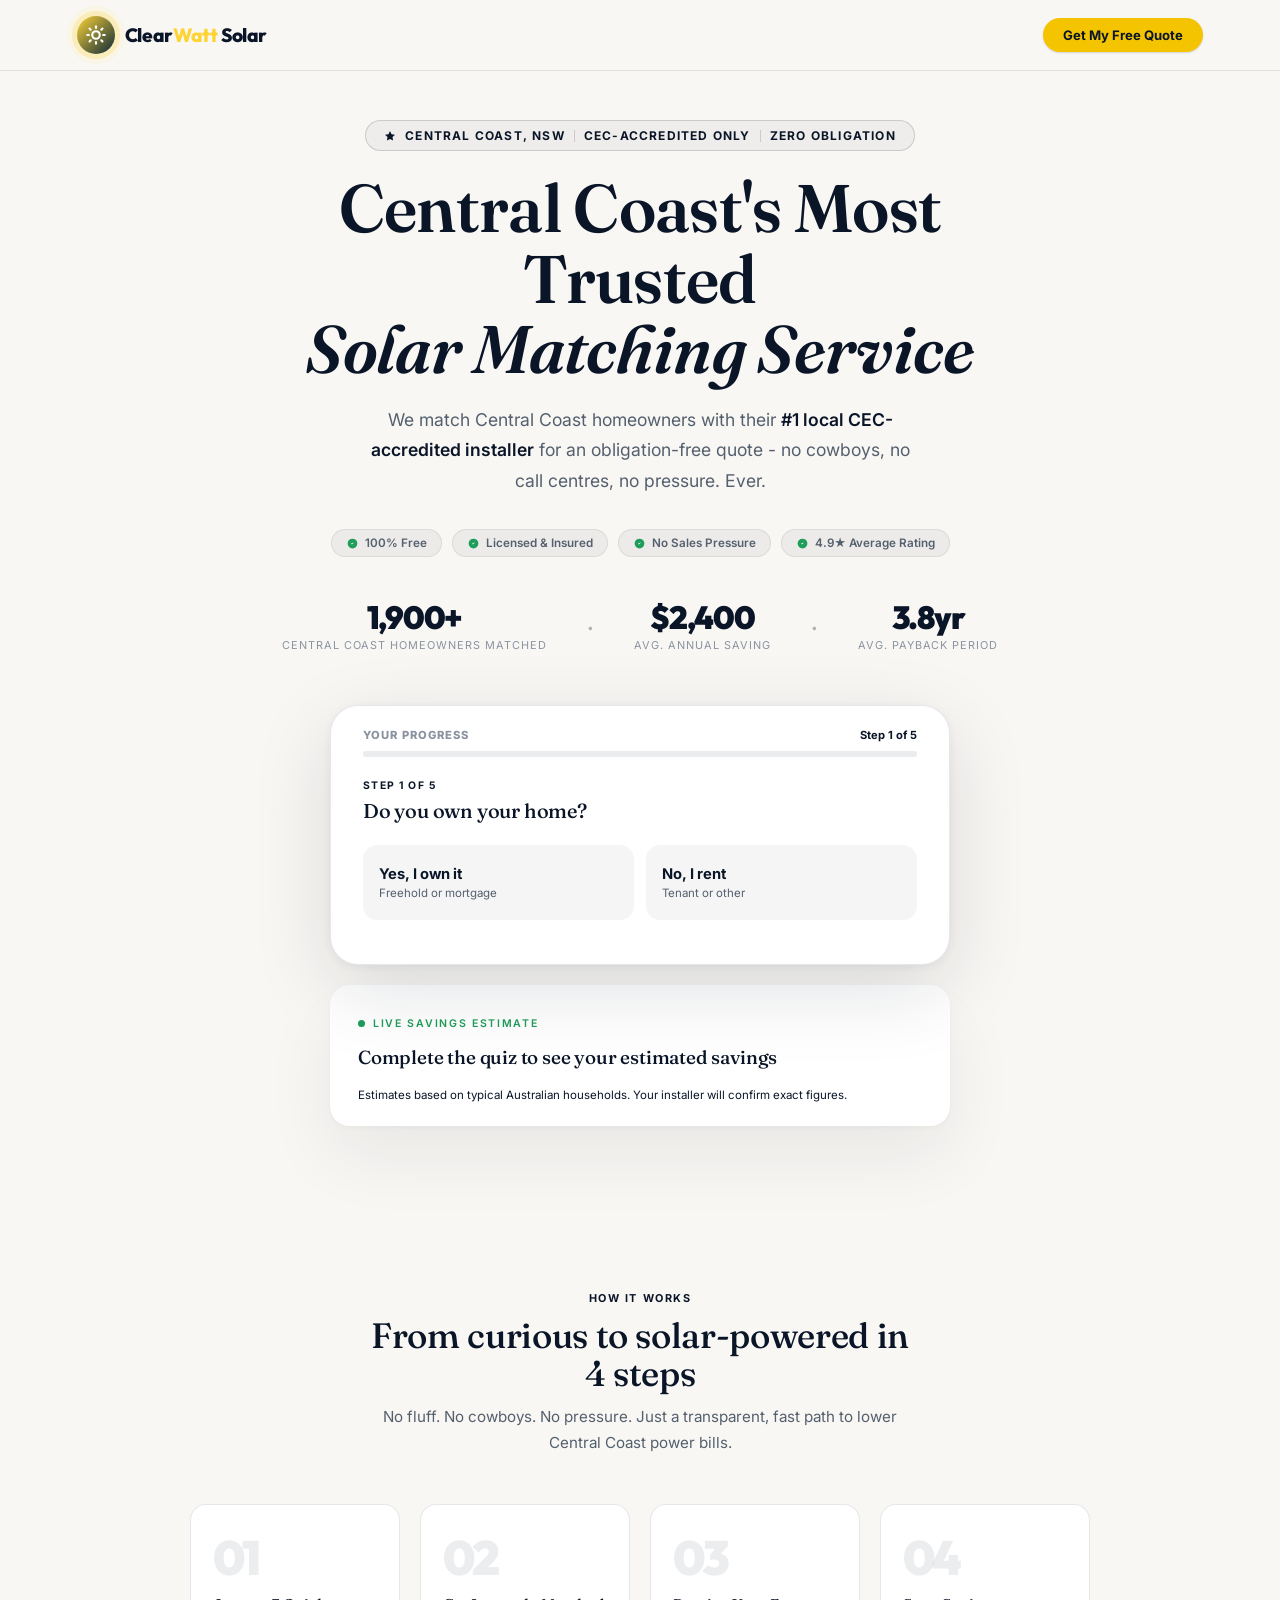
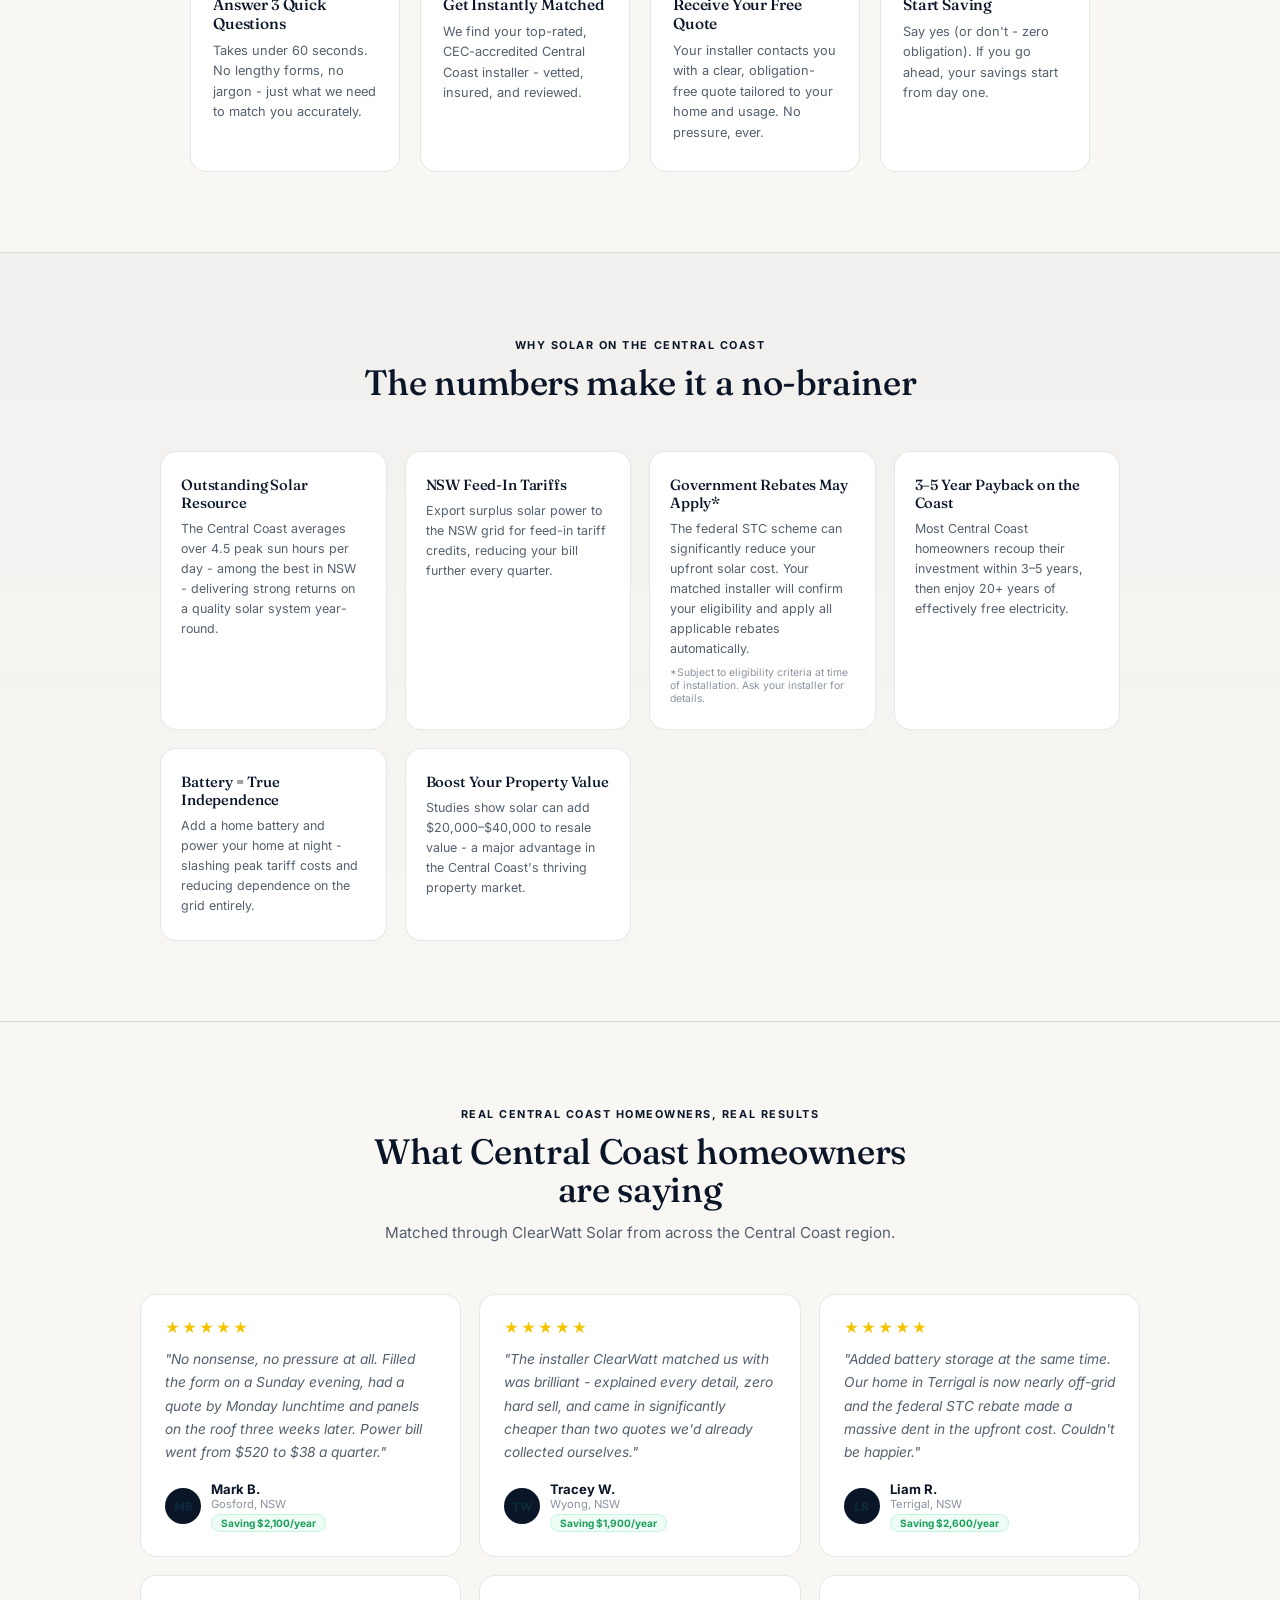
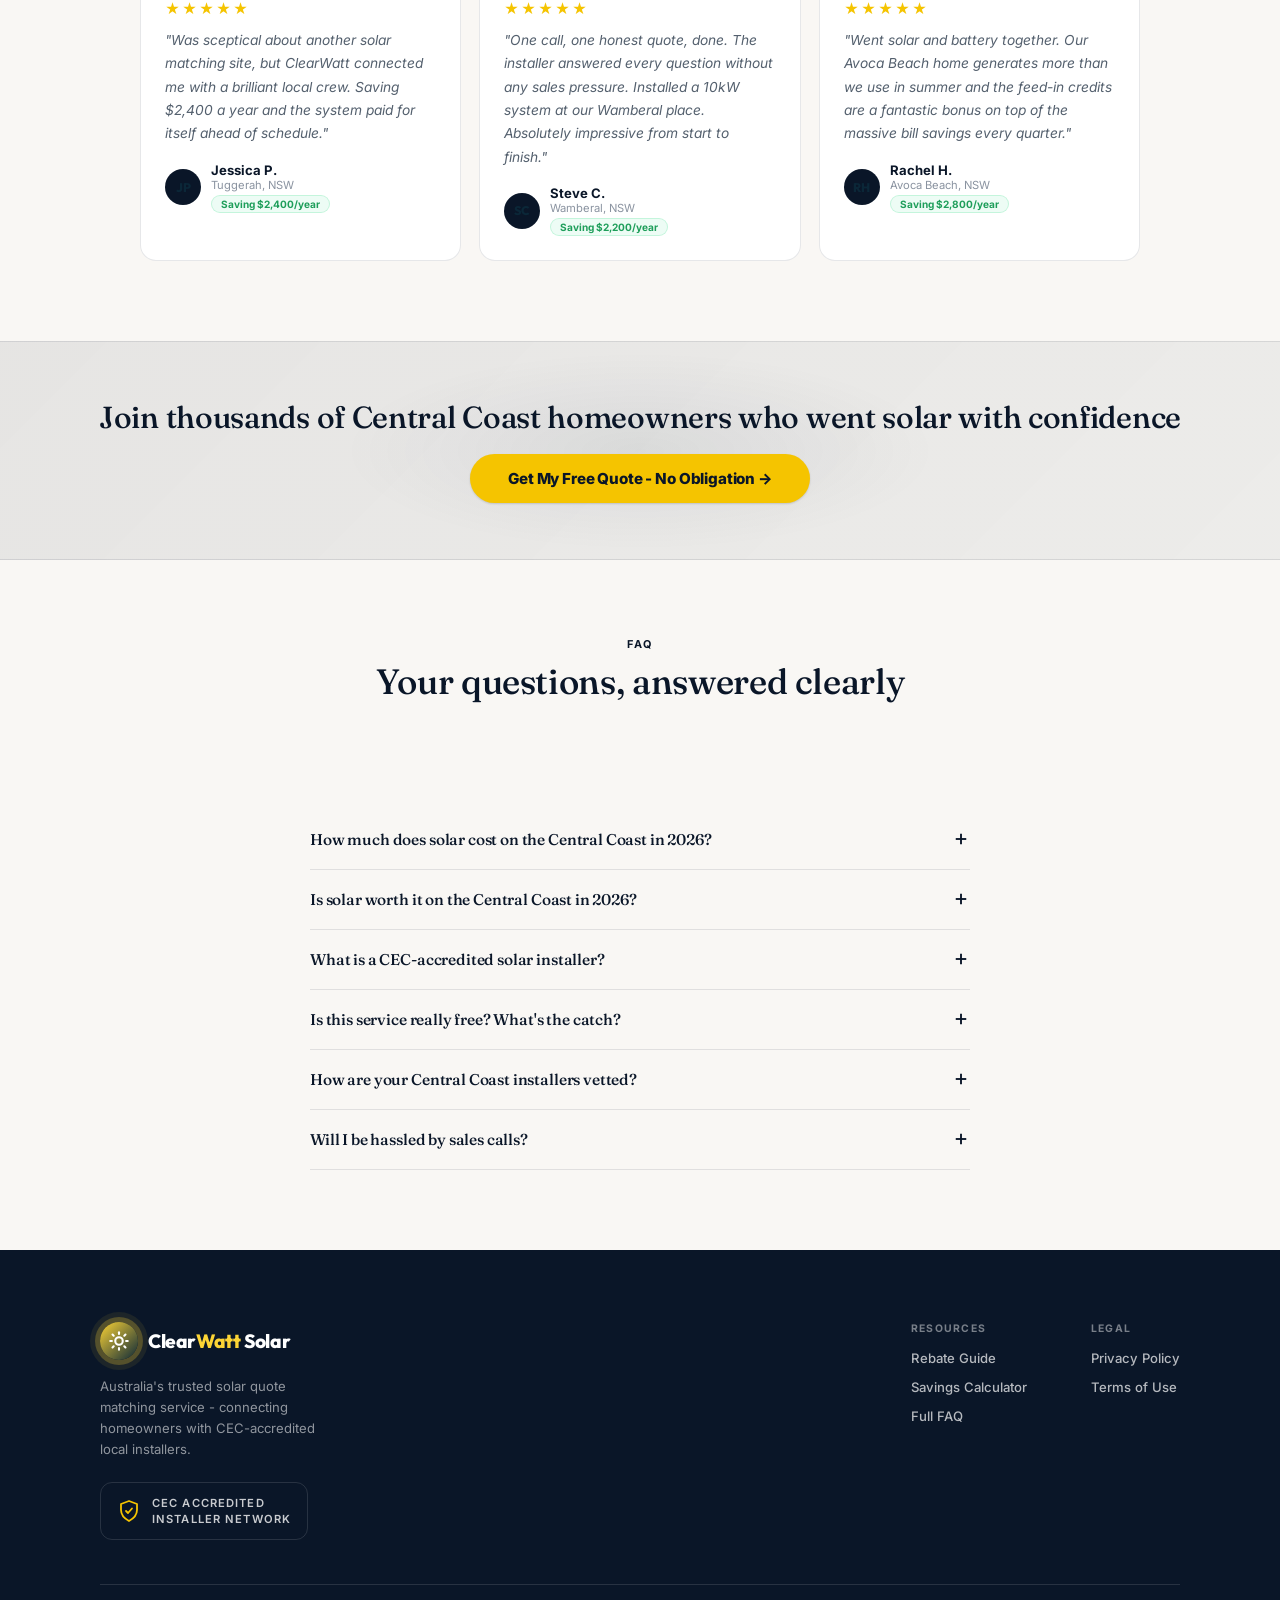
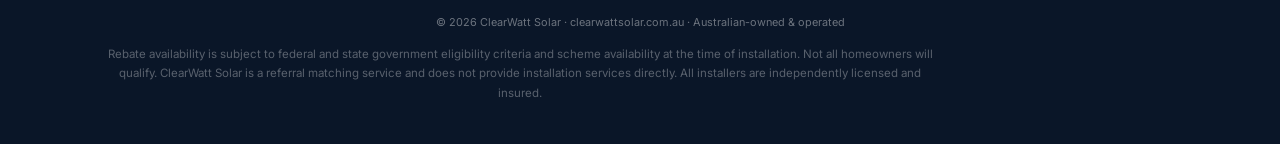
<file: central-coast-quotes.html>
<!DOCTYPE html>
<html lang="en">
<head>
<!-- Google Tag Manager -->
<script>(function(w,d,s,l,i){w[l]=w[l]||[];w[l].push({'gtm.start':
new Date().getTime(),event:'gtm.js'});var f=d.getElementsByTagName(s)[0],
j=d.createElement(s),dl=l!='dataLayer'?'&l='+l:'';j.async=true;j.src=
'https://www.googletagmanager.com/gtm.js?id='+i+dl;f.parentNode.insertBefore(j,f);
})(window,document,'script','dataLayer','GTM-T3FCNT9K');</script>
<!-- End Google Tag Manager -->
<meta charset="UTF-8">
<meta name="viewport" content="width=device-width, initial-scale=1.0">
<title>ClearWatt Solar Central Coast – Free Solar Quote | NSW Solar Savings</title>
<meta name="description" content="Get a free, obligation-free solar quote matched with a CEC-accredited Central Coast installer. Central Coast homeowners save an average of $2,400/year. No cowboys, no call centres." />
<link rel="canonical" href="https://clearwattsolar.com.au/central-coast-quotes" />
<meta property="og:type" content="website" />
<meta property="og:title" content="ClearWatt Solar Central Coast – Crystal Clear Solar Quotes for NSW" />
<meta property="og:description" content="Free obligation-free solar quotes for Central Coast homeowners. CEC-accredited local installers only. Takes 60 seconds." />

<link rel="preconnect" href="https://fonts.googleapis.com">
<link rel="preconnect" href="https://fonts.gstatic.com" crossorigin>
<link href="https://fonts.googleapis.com/css2?family=Fraunces:ital,opsz,wght@0,9..144,400;0,9..144,500;0,9..144,600;1,9..144,500;1,9..144,600&family=Inter:wght@400;500;600;700&family=Outfit:wght@600;700;800;900&display=swap" rel="stylesheet">
<!-- Live savings estimate panel (additive, new file) -->
<link rel="stylesheet" href="/savings-panel.css">


<!-- Google tag (gtag.js) -->
<script async src="https://www.googletagmanager.com/gtag/js?id=G-W0NM149JDY"></script>
<script>
  window.dataLayer = window.dataLayer || [];
  function gtag(){dataLayer.push(arguments);}
  gtag('js', new Date()); gtag('config', 'G-W0NM149JDY');
</script>

<!-- Meta Pixel -->
<script>
!function(f,b,e,v,n,t,s){if(f.fbq)return;n=f.fbq=function(){n.callMethod?
n.callMethod.apply(n,arguments):n.queue.push(arguments)};if(!f._fbq)f._fbq=n;
n.push=n;n.loaded=!0;n.version='2.0';n.queue=[];t=b.createElement(e);t.async=!0;
t.src=v;s=b.getElementsByTagName(e)[0];s.parentNode.insertBefore(t,s)}(window,
document,'script','https://connect.facebook.net/en_US/fbevents.js');
fbq('init','1692791048547338'); fbq('track','PageView');
</script>

<!-- Structured Data -->
<script type="application/ld+json">
{
  "@context":"https://schema.org","@type":"Service",
  "name":"Free Solar Quotes Central Coast",
  "provider":{"@type":"Organization","name":"ClearWatt Solar","url":"https://clearwattsolar.com.au","areaServed":{"@type":"City","name":"Central Coast"}},
  "serviceType":"Solar Installation Quote",
  "offers":{"@type":"Offer","price":"0","priceCurrency":"AUD","description":"Free, obligation-free solar quotes from CEC-accredited Central Coast installers."}
}
</script>

<style>
*,*::before,*::after{box-sizing:border-box;margin:0;padding:0}
:root{
  --bg:#F9F7F4;
  --surface:#FFFFFF;
  --surface2:#F3EFE8;
  --border:rgba(10,22,40,0.10);
  --border2:rgba(10,22,40,0.16);
  --cyan:#0A1628;
  --cyan-dark:#0A1628;
  --cyan-glow:rgba(10,22,40,0.06);
  --cyan-pale:rgba(10,22,40,0.04);
  --gold:#F5C400;
  --gold-dark:#0A1628;
  --white:#0A1628;
  --muted:#54606E;
  --muted2:#8A93A0;
  --green:#1E9E5A;
  --red:#C0392B;
  --orange:#F5C400;
  --radius:16px;
  --navy:#0A1628;
  --serif:'Fraunces',Georgia,'Times New Roman',serif;
  --sans:'Inter',-apple-system,BlinkMacSystemFont,'Segoe UI',sans-serif;
}

html{scroll-behavior:smooth}
body{
  font-family:'Outfit',sans-serif;
  color:var(--white);
  background:var(--bg);
  overflow-x:hidden;
}

body::before{
  content:'';position:fixed;inset:0;
  background:
    radial-gradient(ellipse 80% 60% at 70% -10%, rgba(10,22,40,0.07) 0%, transparent 60%),
    radial-gradient(ellipse 60% 40% at -10% 80%, rgba(11,39,56,0.05) 0%, transparent 60%),
    radial-gradient(ellipse 40% 30% at 50% 110%, rgba(10,22,40,0.04) 0%, transparent 60%);
  pointer-events:none;z-index:0;
}

/* ═══ NAV ═══ */
nav{
  position:fixed;top:0;left:0;right:0;z-index:100;
  display:flex;align-items:center;justify-content:space-between;
  padding:16px 6vw;
  background:rgba(249,247,244,0.9);
  backdrop-filter:blur(20px);
  border-bottom:1px solid var(--border);
}
.logo{display:flex;align-items:center;gap:10px;text-decoration:none}
.logo-sun{width:38px;height:38px;background:linear-gradient(135deg,#0A1628,#0b2738);border-radius:50%;display:flex;align-items:center;justify-content:center;box-shadow:0 0 0 5px rgba(10,22,40,0.25),0 0 0 10px rgba(10,22,40,0.08);animation:pulse-sun 3s ease-in-out infinite;flex-shrink:0}
.logo-sun svg{width:20px;height:20px}
@keyframes pulse-sun{0%,100%{box-shadow:0 0 0 5px rgba(10,22,40,0.25),0 0 0 10px rgba(10,22,40,0.08)}50%{box-shadow:0 0 0 8px rgba(10,22,40,0.3),0 0 0 16px rgba(10,22,40,0.05)}}
.logo-text{font-family:'Outfit',sans-serif;font-weight:800;font-size:1.2rem;color:var(--white);letter-spacing:-0.02em}
.logo-text span{color:var(--cyan)}
.nav-right{display:flex;align-items:center;gap:14px}
.nav-badge{
  display:flex;align-items:center;gap:6px;
  background:rgba(34,212,122,0.1);border:1px solid rgba(34,212,122,0.25);
  border-radius:50px;padding:5px 13px;font-size:0.72rem;font-weight:700;
  color:#22d47a;letter-spacing:0.04em;
}
.nav-badge::before{content:'';width:6px;height:6px;background:#22d47a;border-radius:50%;animation:blink 2s ease-in-out infinite}
@keyframes blink{0%,100%{opacity:1}50%{opacity:0.3}}
.nav-cta{
  background:linear-gradient(135deg, var(--cyan), var(--cyan-dark));
  color:#0b2738;font-weight:700;font-size:0.82rem;
  padding:9px 20px;border-radius:50px;text-decoration:none;
  box-shadow:0 4px 20px rgba(10,22,40,0.25);
  transition:transform 0.2s,box-shadow 0.2s;
}
.nav-cta:hover{transform:translateY(-1px);box-shadow:0 6px 28px rgba(10,22,40,0.38)}

/* ═══ HERO ═══ */
.hero{
  min-height:100vh;padding:120px 6vw 80px;
  position:relative;z-index:1;
  display:flex;flex-direction:column;align-items:center;justify-content:center;
}

.hero-lines{
  position:absolute;inset:0;pointer-events:none;overflow:hidden;
  background-image:
    linear-gradient(rgba(10,22,40,0.04) 1px, transparent 1px),
    linear-gradient(90deg, rgba(10,22,40,0.04) 1px, transparent 1px);
  background-size:60px 60px;
  -webkit-mask-image:radial-gradient(ellipse 80% 80% at 50% 50%, black 30%, transparent 80%);
  mask-image:radial-gradient(ellipse 80% 80% at 50% 50%, black 30%, transparent 80%);
}

.hero-eyebrow{
  display:inline-flex;align-items:center;gap:9px;
  border:1px solid var(--border2);border-radius:50px;
  padding:7px 18px;margin-bottom:22px;font-size:0.75rem;font-weight:700;
  color:var(--cyan);letter-spacing:0.1em;text-transform:uppercase;
  background:var(--cyan-pale);
  animation:fadeSlideUp 0.6s ease forwards;
}
.hero-eyebrow .divider{width:1px;height:12px;background:var(--border2)}

.hero-h1{
  font-family:'Outfit',sans-serif;font-weight:900;
  font-size:clamp(2.4rem, 5.5vw, 4.2rem);
  line-height:1.05;letter-spacing:-0.04em;
  text-align:center;max-width:820px;
  margin-bottom:20px;
  animation:fadeSlideUp 0.7s ease 0.1s both;
}
.hero-h1 .line1{display:block;color:var(--white)}
.hero-h1 .line2{
  display:block;
  background:linear-gradient(90deg, var(--cyan), var(--gold));
  -webkit-background-clip:text;-webkit-text-fill-color:transparent;background-clip:text;
  font-family:'Lora',serif;font-style:italic;font-weight:600;
}

.hero-sub{
  text-align:center;font-size:clamp(0.95rem, 2vw, 1.1rem);
  color:var(--muted);line-height:1.75;max-width:560px;
  margin-bottom:32px;
  animation:fadeSlideUp 0.7s ease 0.2s both;
}
.hero-sub strong{color:var(--white);font-weight:600}

/* TRUST PILLS ROW */
.trust-row{
  display:flex;justify-content:center;gap:10px;flex-wrap:wrap;
  margin-bottom:44px;
  animation:fadeSlideUp 0.7s ease 0.3s both;
}
.trust-pill{
  display:flex;align-items:center;gap:6px;
  background:rgba(10,22,40,0.05);border:1px solid rgba(0,0,0,0.07);
  border-radius:50px;padding:6px 14px;font-size:0.73rem;font-weight:600;color:var(--muted);
}
.trust-pill svg{width:13px;height:13px;color:var(--green);flex-shrink:0}

/* STAT ROW */
.stat-row{
  display:flex;justify-content:center;gap:40px;flex-wrap:wrap;
  animation:fadeSlideUp 0.7s ease 0.35s both;margin-bottom:52px;
}
.stat-item{text-align:center}
.stat-num{
  display:block;font-family:'Outfit',sans-serif;font-weight:900;
  font-size:2rem;letter-spacing:-0.04em;color:var(--cyan);line-height:1;
}
.stat-sep{color:rgba(10,22,40,0.3);font-size:1.8rem;display:flex;align-items:center}
.stat-label{font-size:0.68rem;color:var(--muted2);text-transform:uppercase;letter-spacing:0.09em;margin-top:3px}

@keyframes fadeSlideUp{
  from{opacity:0;transform:translateY(20px)}
  to{opacity:1;transform:translateY(0)}
}

/* ═══ SURVEY CARD ═══ */
.survey-wrap{
  width:100%;max-width:620px;
  animation:fadeSlideUp 0.8s ease 0.45s both;
  position:relative;z-index:5;
}
.survey-card{
  background:#ffffff;
  border:1.5px solid rgba(10,22,40,0.1);
  border-radius:28px;
  box-shadow:0 24px 80px rgba(10,22,40,0.13), 0 2px 12px rgba(10,22,40,0.06);
  overflow:hidden;
  position:relative;
}
.survey-card::before{
  content:'';position:absolute;top:0;left:0;right:0;height:5px;
  background:linear-gradient(90deg,var(--gold),var(--cyan),var(--cyan-dark));
}

/* PROGRESS */
.survey-progress{padding:22px 32px 14px}
.progress-meta{
  display:flex;justify-content:space-between;align-items:center;margin-bottom:9px;
}
.progress-label{font-size:0.7rem;font-weight:800;letter-spacing:0.1em;text-transform:uppercase;color:var(--muted2)}
.progress-count{font-size:0.7rem;font-weight:700;color:var(--cyan)}
.prog-outer{height:6px;background:rgba(10,22,40,0.08);border-radius:100px;overflow:hidden}
.prog-inner{
  height:100%;width:0%;
  background:linear-gradient(90deg,var(--gold),var(--cyan));
  border-radius:100px;
  transition:width 0.5s cubic-bezier(0.34,1.56,0.64,1);
}

/* STEP DOTS */
.dot-row{display:flex;justify-content:center;align-items:center;gap:8px;padding:12px 0 0}
.sdot{width:7px;height:7px;border-radius:50%;background:rgba(11,39,56,0.1);transition:all 0.3s ease}
.sdot.active{background:var(--cyan);transform:scale(1.4);box-shadow:0 0 8px rgba(10,22,40,0.5)}
.sdot.done{background:var(--green)}

/* CARD BODY */
.card-body{padding:8px 32px 32px}
@media(max-width:480px){.card-body{padding:4px 18px 26px}.survey-progress{padding:20px 18px 12px}}

/* STEPS */
.step{display:none}
.step.active{display:block;animation:stepIn 0.35s ease}
@keyframes stepIn{from{opacity:0;transform:translateX(18px)}to{opacity:1;transform:translateX(0)}}

.step-label{font-size:0.65rem;font-weight:700;color:var(--cyan);text-transform:uppercase;letter-spacing:0.14em;margin-bottom:7px}
.step h3{font-family:'Outfit',sans-serif;font-weight:800;font-size:1.25rem;color:var(--white);letter-spacing:-0.02em;margin-bottom:22px;line-height:1.2}

/* CHOICE GRID */
.choice-grid{display:grid;grid-template-columns:1fr 1fr;gap:12px;margin-bottom:12px}
.choice-grid.one-col{grid-template-columns:1fr}
@media(max-width:440px){.choice-grid{grid-template-columns:1fr}}

.choice-card{
  border:2px solid transparent;border-radius:14px;padding:18px 14px;
  cursor:pointer;transition:all 0.18s ease;
  background:rgba(10,22,40,0.04);
  position:relative;overflow:hidden;user-select:none;
}
.choice-card::before{content:'';position:absolute;inset:0;background:linear-gradient(135deg, rgba(10,22,40,0.06), rgba(10,22,40,0.04));opacity:0;transition:opacity 0.18s}
.choice-card:hover{border-color:rgba(10,22,40,0.35);transform:translateY(-1px);box-shadow:0 6px 20px rgba(10,22,40,0.12)}
.choice-card:hover::before{opacity:1}
.choice-card.selected{border-color:var(--cyan);background:#ffffff;box-shadow:0 8px 28px rgba(10,22,40,0.2)}
.choice-card.selected::before{opacity:1}
.choice-card.selected::after{content:'✓';position:absolute;top:9px;right:11px;width:22px;height:22px;background:var(--cyan);color:#ffffff;border-radius:50%;font-size:0.68rem;font-weight:900;display:flex;align-items:center;justify-content:center;line-height:22px}
.choice-card.disq-card:hover{border-color:rgba(255,71,87,0.5)}
.choice-card.disq-card.selected{border-color:var(--red);background:#ffffff}
.choice-card.disq-card.selected::after{background:var(--red)}

.cc-icon{font-size:2rem;margin-bottom:10px;display:block}
.cc-title{font-weight:700;font-size:0.92rem;color:var(--white);margin-bottom:3px}
.cc-sub{font-size:0.72rem;color:var(--muted)}

/* HORIZONTAL CHOICE */
.choice-h{
  display:flex;align-items:center;gap:14px;
  border:2px solid transparent;border-radius:14px;padding:15px 16px;
  cursor:pointer;transition:all 0.18s ease;
  background:rgba(10,22,40,0.04);
  position:relative;overflow:hidden;user-select:none;
}
.choice-h:hover{border-color:rgba(10,22,40,0.35);transform:translateY(-1px);box-shadow:0 6px 20px rgba(10,22,40,0.12)}
.choice-h.selected{border-color:var(--cyan);background:#ffffff;box-shadow:0 8px 28px rgba(10,22,40,0.2)}
.choice-h.selected::after{content:'✓';position:absolute;top:50%;right:14px;transform:translateY(-50%);width:22px;height:22px;background:var(--cyan);color:#ffffff;border-radius:50%;font-size:0.68rem;font-weight:900;display:flex;align-items:center;justify-content:center;line-height:22px}
.ch-icon{font-size:1.5rem;flex-shrink:0}
.ch-body{flex:1}
.ch-title{font-weight:700;font-size:0.92rem;color:var(--white)}
.ch-sub{font-size:0.72rem;color:var(--muted);margin-top:2px}
.ch-badge{background:rgba(10,22,40,0.12);border:1px solid rgba(10,22,40,0.25);border-radius:50px;padding:3px 10px;font-size:0.65rem;font-weight:700;color:var(--gold);white-space:nowrap;flex-shrink:0;margin-right:26px}

/* INSIGHT BOX */
.insight{
  display:flex;gap:11px;align-items:flex-start;
  background:rgba(10,22,40,0.05);border:1px solid rgba(10,22,40,0.12);
  border-radius:12px;padding:13px 15px;margin-bottom:20px;
}
.insight-icon{font-size:1.2rem;flex-shrink:0;line-height:1.2}
.insight p{font-size:0.78rem;color:var(--muted);line-height:1.55}
.insight strong{color:var(--cyan);font-weight:700}

/* POSTCODE CHIP */
.suburb-chip{display:inline-flex;align-items:center;gap:6px;margin-top:8px;font-size:0.72rem;font-weight:700;padding:5px 14px;border-radius:50px;transition:all 0.25s}
.suburb-chip.loading{background:rgba(11,39,56,0.04);border:1px solid var(--border);color:var(--muted2)}
.suburb-chip.found{background:rgba(34,212,122,0.08);border:1px solid rgba(34,212,122,0.25);color:var(--green)}
.suburb-chip.no-coverage{background:rgba(10,22,40,0.08);border:1px solid rgba(10,22,40,0.22);color:var(--cyan-dark)}
.suburb-chip.not-found{background:rgba(11,39,56,0.04);border:1px solid var(--border);color:var(--muted2)}

/* MATCH NOTICE */
.match-notice{
  display:flex;gap:12px;align-items:flex-start;
  background:rgba(34,212,122,0.06);border:1px solid rgba(34,212,122,0.15);
  border-radius:12px;padding:14px 16px;margin-bottom:20px;
}
.match-notice .mn-icon{font-size:1.5rem;flex-shrink:0}
.match-notice p{font-size:0.78rem;color:var(--muted);line-height:1.55}
.match-notice strong{color:var(--green);font-weight:700}

/* FORM FIELDS */
.field-wrap{margin-bottom:14px}
.field-wrap label{display:block;font-size:0.72rem;font-weight:700;color:var(--muted);text-transform:uppercase;letter-spacing:0.08em;margin-bottom:6px}
.field-wrap input{
  width:100%;background:rgba(10,22,40,0.05);
  border:1.5px solid rgba(0,0,0,0.07);
  border-radius:10px;padding:12px 14px;
  font-family:'Outfit',sans-serif;font-size:0.92rem;color:var(--white);
  outline:none;transition:border-color 0.2s,box-shadow 0.2s;
}
.field-wrap input::placeholder{color:var(--muted2)}
.field-wrap input:focus{border-color:rgba(10,22,40,0.5);box-shadow:0 0 0 3px rgba(10,22,40,0.08)}
.field-wrap input.err-field{border-color:rgba(255,71,87,0.6)}
.err-msg{color:var(--red);font-size:0.7rem;margin-top:4px;display:none}
.field-row{display:grid;grid-template-columns:1fr 1fr;gap:12px}
@media(max-width:460px){.field-row{grid-template-columns:1fr}}

/* ERROR BANNER */
#error-banner{
  display:none;margin-bottom:14px;
  background:rgba(255,71,87,0.06);border:1px solid rgba(255,71,87,0.2);
  border-radius:10px;padding:11px 14px;
  font-size:0.76rem;color:var(--red);line-height:1.55;
}
#error-banner.show{display:block}

/* BTN */
.btn-next{
  width:100%;border:none;border-radius:50px;
  padding:16px 28px;font-family:'Outfit',sans-serif;
  font-size:1rem;font-weight:800;cursor:pointer;
  background:linear-gradient(135deg, var(--cyan), var(--cyan-dark));
  color:#0b2738;letter-spacing:-0.01em;
  box-shadow:0 6px 28px rgba(10,22,40,0.3);
  transition:all 0.25s ease;position:relative;overflow:hidden;
}
.btn-next::before{content:'';position:absolute;inset:0;background:linear-gradient(135deg, rgba(255,255,255,0.15), transparent);opacity:0;transition:opacity 0.2s}
.btn-next:hover{transform:translateY(-2px);box-shadow:0 10px 36px rgba(10,22,40,0.42)}
.btn-next:hover::before{opacity:1}
.btn-next:disabled{opacity:0.4;cursor:not-allowed;transform:none;box-shadow:0 4px 18px rgba(10,22,40,0.15)}
.btn-back{
  display:flex;align-items:center;gap:5px;margin-top:11px;
  background:none;border:none;color:var(--muted2);font-family:'Outfit',sans-serif;
  font-size:0.78rem;font-weight:600;cursor:pointer;padding:0;transition:color 0.2s;
}
.btn-back:hover{color:var(--muted)}
.btn-back svg{width:13px;height:13px}

/* PRIVACY NOTE */
.priv-note{text-align:center;font-size:0.68rem;color:var(--muted2);margin-top:12px;display:flex;align-items:flex-start;justify-content:center;gap:5px;line-height:1.55}
.priv-note svg{width:11px;height:11px;color:var(--green);flex-shrink:0;margin-top:1px}

/* RENTER MESSAGE */
#renter-msg{display:none;text-align:center;padding:16px 0 8px}
.renter-icon{font-size:3rem;margin-bottom:14px}
.renter-msg-title{font-family:'Outfit',sans-serif;font-weight:800;font-size:1.1rem;color:var(--white);margin-bottom:10px;letter-spacing:-0.02em}
.renter-box{background:rgba(10,22,40,0.05);border:1px solid var(--border);border-radius:12px;padding:14px;margin-top:16px;font-size:0.78rem;color:var(--muted);line-height:1.6}

/* ═══ BELOW THE FOLD ═══ */
.hiw-section{padding:80px 6vw;position:relative;z-index:1}
.section-head{text-align:center;max-width:560px;margin:0 auto 48px}
.section-eyebrow{display:inline-block;font-size:0.68rem;font-weight:700;color:var(--cyan);text-transform:uppercase;letter-spacing:0.14em;margin-bottom:12px}
.section-h2{font-family:'Outfit',sans-serif;font-weight:900;font-size:clamp(1.6rem,3vw,2.2rem);color:var(--white);letter-spacing:-0.04em;line-height:1.1;margin-bottom:10px}
.section-sub{font-size:0.95rem;color:var(--muted);line-height:1.7}

.hiw-grid{display:grid;grid-template-columns:repeat(auto-fit,minmax(200px,1fr));gap:20px;max-width:900px;margin:0 auto}
.hiw-card{background:var(--surface);border:1px solid var(--border);border-radius:var(--radius);padding:28px 22px;position:relative;overflow:hidden;transition:transform 0.25s,border-color 0.25s}
.hiw-card:hover{transform:translateY(-4px);border-color:var(--border2)}
.hiw-card::before{content:'';position:absolute;top:0;left:0;right:0;height:2px;background:linear-gradient(90deg,var(--cyan),var(--gold));transform:scaleX(0);transform-origin:left;transition:transform 0.35s}
.hiw-card:hover::before{transform:scaleX(1)}
.hiw-num{font-family:'Outfit',sans-serif;font-size:3rem;font-weight:900;color:rgba(10,22,40,0.08);line-height:1;margin-bottom:14px;letter-spacing:-0.06em}
.hiw-card h4{font-family:'Outfit',sans-serif;font-weight:800;font-size:0.97rem;color:var(--white);margin-bottom:8px}
.hiw-card p{font-size:0.8rem;color:var(--muted);line-height:1.6}

/* FACTS */
.facts-section{background:linear-gradient(180deg, rgba(10,22,40,0.03) 0%, transparent 100%);border-top:1px solid var(--border);border-bottom:1px solid var(--border);padding:80px 6vw;position:relative;z-index:1}
.facts-grid{display:grid;grid-template-columns:repeat(auto-fit,minmax(220px,1fr));gap:18px;max-width:960px;margin:0 auto}
.fact-card{background:var(--surface);border:1px solid var(--border);border-radius:var(--radius);padding:24px 20px}
.fact-icon{font-size:1.7rem;margin-bottom:12px;display:block}
.fact-card h4{font-family:'Outfit',sans-serif;font-weight:700;font-size:0.92rem;color:var(--cyan);margin-bottom:7px}
.fact-card p{font-size:0.78rem;color:var(--muted);line-height:1.6}
.fact-asterisk{font-size:0.65rem;color:var(--muted2);margin-top:7px;display:block}

/* REVIEWS */
.reviews-section{padding:80px 6vw;position:relative;z-index:1}
.reviews-grid{display:grid;grid-template-columns:repeat(auto-fit,minmax(260px,1fr));gap:18px;max-width:1000px;margin:0 auto}
.review-card{background:var(--surface);border:1px solid var(--border);border-radius:var(--radius);padding:24px;transition:transform 0.25s,border-color 0.25s}
.review-card:hover{transform:translateY(-3px);border-color:var(--border2)}
.review-stars{color:var(--gold);font-size:0.9rem;letter-spacing:2px;margin-bottom:12px}
.review-text{font-size:0.86rem;color:var(--muted);line-height:1.7;margin-bottom:16px;font-style:italic}
.reviewer{display:flex;align-items:center;gap:10px}
.reviewer-av{width:36px;height:36px;border-radius:50%;flex-shrink:0;background:linear-gradient(135deg,var(--cyan),var(--cyan-dark));display:flex;align-items:center;justify-content:center;font-family:'Outfit',sans-serif;font-weight:800;font-size:0.78rem;color:#0b2738}
.reviewer-name{font-weight:700;font-size:0.82rem;color:var(--white)}
.reviewer-loc{font-size:0.7rem;color:var(--muted2)}
.rev-save{display:inline-block;margin-top:3px;background:rgba(34,212,122,0.08);border:1px solid rgba(34,212,122,0.2);border-radius:50px;padding:2px 9px;font-size:0.63rem;font-weight:700;color:var(--green)}

/* CTA STRIP */
.cta-strip{background:linear-gradient(135deg, rgba(10,22,40,0.08), rgba(11,39,56,0.05));border-top:1px solid var(--border);border-bottom:1px solid var(--border);padding:56px 20px;text-align:center;position:relative;z-index:1;overflow:hidden}
.cta-strip::before{content:'';position:absolute;top:50%;left:50%;transform:translate(-50%,-50%);width:600px;height:200px;background:radial-gradient(ellipse, rgba(10,22,40,0.07) 0%, transparent 70%);pointer-events:none}
.cta-strip h3{font-family:'Outfit',sans-serif;font-weight:900;font-size:clamp(1.3rem,3vw,1.9rem);color:var(--white);letter-spacing:-0.04em;margin-bottom:18px;position:relative;z-index:1}
.cta-btn{display:inline-block;position:relative;z-index:1;background:linear-gradient(135deg,var(--cyan),var(--cyan-dark));color:#0b2738;font-family:'Outfit',sans-serif;font-weight:800;font-size:0.95rem;padding:15px 38px;border-radius:50px;text-decoration:none;box-shadow:0 6px 28px rgba(10,22,40,0.3);transition:all 0.2s;letter-spacing:-0.01em}
.cta-btn:hover{transform:translateY(-2px);box-shadow:0 10px 38px rgba(10,22,40,0.42)}

/* FAQ */
.faq-section{padding:60px 20px 80px;max-width:700px;margin:0 auto;position:relative;z-index:1}
.faq-item{border-bottom:1px solid var(--border);padding:20px 0}
.faq-q{font-family:'Outfit',sans-serif;font-size:0.97rem;font-weight:700;color:var(--white);cursor:pointer;display:flex;justify-content:space-between;align-items:center;gap:14px;letter-spacing:-0.01em}
.faq-q svg{flex-shrink:0;width:18px;height:18px;color:var(--cyan);transition:transform 0.3s}
.faq-a{font-size:0.86rem;color:var(--muted);line-height:1.7;max-height:0;overflow:hidden;transition:max-height 0.35s ease,padding 0.2s}
.faq-item.open .faq-a{max-height:220px;padding-top:10px}
.faq-item.open .faq-q svg{transform:rotate(45deg)}

/* FOOTER */
footer{background:#0b2738;border-top:none;padding:40px 6vw 28px;position:relative;z-index:1}
.footer-inner{max-width:1000px;margin:0 auto;display:flex;justify-content:space-between;align-items:flex-start;flex-wrap:wrap;gap:32px;padding-bottom:28px;border-bottom:1px solid var(--border)}
.footer-brand p{font-size:0.82rem;color:var(--muted2);margin-top:10px;max-width:220px;line-height:1.6}
.footer-col h5{font-size:0.65rem;font-weight:700;color:var(--muted2);text-transform:uppercase;letter-spacing:0.12em;margin-bottom:12px}
.footer-col ul{list-style:none;display:flex;flex-direction:column;gap:9px}
.footer-col a{text-decoration:none;font-size:0.82rem;color:var(--muted);transition:color 0.2s;font-weight:500}
.footer-col a:hover{color:var(--cyan)}
.footer-bottom{max-width:1000px;margin:20px auto 0;font-size:0.68rem;color:var(--muted2);text-align:center;line-height:1.8}

/* LOADING OVERLAY */
.overlay{display:none;position:fixed;inset:0;z-index:999;background:rgba(28,10,0,0.92);align-items:center;justify-content:center;flex-direction:column;gap:16px;backdrop-filter:blur(8px)}
.overlay.show{display:flex}
.spinner{width:44px;height:44px;border:3px solid rgba(10,22,40,0.15);border-top-color:var(--cyan);border-radius:50%;animation:spin 0.75s linear infinite}
@keyframes spin{to{transform:rotate(360deg)}}
.overlay p{font-family:'Outfit',sans-serif;font-weight:700;color:#F9F7F4;font-size:0.95rem;letter-spacing:-0.01em}

/* HAMBURGER */
.hamburger{display:none;flex-direction:column;gap:5px;cursor:pointer;border:none;background:none;padding:6px}
.hamburger span{display:block;width:22px;height:2px;background:var(--muted);border-radius:2px;transition:transform 0.3s,opacity 0.3s}
.hamburger.open span:nth-child(1){transform:translateY(7px) rotate(45deg)}
.hamburger.open span:nth-child(2){opacity:0}
.hamburger.open span:nth-child(3){transform:translateY(-7px) rotate(-45deg)}
.mob-nav{display:none;position:fixed;inset:0;background:var(--bg);z-index:90;padding:80px 6vw 40px;flex-direction:column}
.mob-nav.open{display:flex}
.mob-nav ul{list-style:none;display:flex;flex-direction:column;border-top:1px solid var(--border)}
.mob-nav ul li a{display:block;font-family:'Outfit',sans-serif;font-size:1.1rem;font-weight:700;color:var(--white);text-decoration:none;padding:16px 0;border-bottom:1px solid var(--border);transition:color 0.2s}
.mob-nav ul li a:hover{color:var(--cyan)}
.mob-cta{margin-top:28px}
.mob-cta a{display:block;text-align:center;background:linear-gradient(135deg,var(--cyan),var(--cyan-dark));color:#0b2738;font-family:'Outfit',sans-serif;font-weight:800;font-size:1rem;padding:16px;border-radius:50px;text-decoration:none}

@media(max-width:640px){
  .nav-right .nav-cta{display:none}
  .nav-right .nav-badge{display:none}
  .hamburger{display:flex}
  nav{padding:14px 5vw}
  .hero{padding:100px 5vw 60px}
  .cta-strip h3{font-size:1.3rem}
  .stat-sep{display:none}
}

footer .logo-text{color:#ffffff}
footer .logo-text span{color:var(--cyan)}
footer .footer-col a{color:rgba(255,255,255,0.55)}
footer .footer-col a:hover{color:var(--cyan)}
footer .footer-brand p{color:rgba(255,255,255,0.38)}
footer .footer-col h5{color:rgba(255,255,255,0.35)}
footer .footer-bottom{color:rgba(255,255,255,0.3)}
.footer-inner{border-bottom-color:rgba(255,255,255,0.1)}

/* ===== ClearWatt premium brand alignment ===== */
body{font-family:var(--sans)!important;color:var(--white);background:var(--bg);-webkit-font-smoothing:antialiased}
body::before{display:none!important}
.hero-lines{display:none!important}
h1,h2,h3,h4,.hero-h1,.section-h2,.step h3,.cta-strip h3,.faq-q,.section-h1{font-family:var(--serif)!important;font-weight:500!important;letter-spacing:-0.01em}
.hero-h1{font-weight:600!important}
.hero-h1 .line1{color:var(--white)!important}
.hero-h1 .line2,.section-h2 .line2{background:none!important;-webkit-text-fill-color:initial!important;background-clip:initial!important;-webkit-background-clip:initial!important;color:var(--white)!important;font-family:var(--serif)!important;font-style:italic;font-weight:600!important}
.logo-mark{width:30px;height:30px;flex-shrink:0;color:var(--navy)}
.logo-mark .ray{stroke:var(--navy)}
.logo-mark .core{fill:var(--gold)}
.logo-text{font-family:var(--serif)!important;font-weight:600!important;font-size:1.32rem!important;color:var(--white)!important;letter-spacing:-0.01em}
.logo-text span{color:var(--white)!important}
.logo-sun{background:var(--navy)!important;box-shadow:none!important;animation:none!important}
/* key CTAs in ClearWatt yellow; everything else stays navy */
.nav-cta,.btn-next,.cta-btn,.mob-cta a{background:var(--gold)!important;background-image:none!important;color:#0A1628!important;border:none!important;box-shadow:0 1px 2px rgba(10,22,40,0.16)!important;border-radius:999px!important;font-family:var(--sans)!important;text-shadow:none!important}
.nav-cta:hover,.btn-next:hover,.cta-btn:hover,.mob-cta a:hover{background:#FFD11A!important}
#postcodeBtn{background:var(--navy)!important;color:#fff!important}
#postcodeBtn:hover{background:#11233B!important}
.btn-next:disabled{opacity:0.45!important;box-shadow:none!important}
.survey-card::before{display:none!important}
.prog-inner{background:var(--navy)!important;background-image:none!important}
.review-stars{color:var(--gold)!important}
/* footer */
footer{background:var(--navy)!important;padding:72px 6vw 40px!important}
.footer-inner{display:flex!important;justify-content:space-between;flex-wrap:wrap;gap:48px;max-width:1080px;margin:0 auto;padding-bottom:44px;border-bottom:1px solid rgba(255,255,255,0.12)!important}
.footer-brand{max-width:300px}
.footer-brand .logo-text,.footer-brand .logo-text span{color:#fff!important}
.footer-brand .logo-mark{color:#fff}
.footer-brand .logo-mark .ray{stroke:#fff}
.footer-brand .logo-mark .core{fill:var(--gold)}
.footer-brand p{color:rgba(255,255,255,0.55)!important;margin-top:16px}
.footer-cols{display:flex;gap:64px;flex-wrap:wrap}
.footer-col h5{color:rgba(255,255,255,0.45)!important}
.footer-col a{color:rgba(255,255,255,0.7)!important}
.footer-col a:hover{color:#fff!important}
.footer-bottom{color:rgba(255,255,255,0.4)!important;max-width:1080px;margin:28px auto 0}
.footer-disclaimer{margin-top:12px;font-size:0.72rem;color:rgba(255,255,255,0.32);max-width:840px;line-height:1.7}
.cec-badge{display:inline-flex;align-items:center;gap:11px;margin-top:22px;border:1px solid rgba(255,255,255,0.12);border-radius:12px;padding:12px 16px}
.cec-badge svg{width:24px;height:24px;color:var(--gold);flex-shrink:0}
.cec-badge-txt{font-size:0.7rem;font-weight:600;letter-spacing:0.1em;text-transform:uppercase;color:rgba(255,255,255,0.78);line-height:1.45}
.overlay{background:rgba(10,22,40,0.94)!important}
.spinner{border-top-color:var(--gold)!important}
.overlay p{color:#fff!important;font-family:var(--sans)!important}

/* ===== original ClearWatt logo restored ===== */
.logo-mark{display:none!important}
.logo-sun{width:38px!important;height:38px!important;background:linear-gradient(135deg,#fcd435,#0b2738)!important;border-radius:50%!important;display:flex!important;align-items:center!important;justify-content:center!important;box-shadow:0 0 0 5px rgba(252,212,53,0.25),0 0 0 10px rgba(252,212,53,0.08)!important;animation:pulse-sun 3s ease-in-out infinite!important;flex-shrink:0!important;padding:0!important}
.logo-sun svg{width:20px!important;height:20px!important;display:block!important}
@keyframes pulse-sun{0%,100%{box-shadow:0 0 0 5px rgba(252,212,53,0.25),0 0 0 10px rgba(252,212,53,0.08)}50%{box-shadow:0 0 0 8px rgba(252,212,53,0.3),0 0 0 16px rgba(252,212,53,0.05)}}
.logo-text{font-family:'Outfit',sans-serif!important;font-weight:800!important;font-size:1.2rem!important;color:#0A1628!important;letter-spacing:-0.02em!important}
.logo-text span{color:#fcd435!important}
footer .logo-text,.footer-brand .logo-text{color:#ffffff!important}
footer .logo-text span,.footer-brand .logo-text span{color:#fcd435!important}
</style>
</head>
<body>
<!-- Google Tag Manager (noscript) -->
<noscript><iframe src="https://www.googletagmanager.com/ns.html?id=GTM-T3FCNT9K"
height="0" width="0" style="display:none;visibility:hidden"></iframe></noscript>
<!-- End Google Tag Manager (noscript) -->

<!-- LOADING OVERLAY -->
<div class="overlay" id="overlay">
  <div class="spinner"></div>
  <p>Locating your installer…</p>
</div>

<!-- ═══ NAV ═══ -->
<nav>
  <a href="/" class="logo">
    <div class="logo-sun">
      <svg viewBox="0 0 24 24" fill="none" stroke="white" stroke-width="2.5" stroke-linecap="round">
        <circle cx="12" cy="12" r="4.5"/>
        <line x1="12" y1="1.5" x2="12" y2="3.5"/><line x1="12" y1="20.5" x2="12" y2="22.5"/>
        <line x1="4.22" y1="4.22" x2="5.64" y2="5.64"/><line x1="18.36" y1="18.36" x2="19.78" y2="19.78"/>
        <line x1="1.5" y1="12" x2="3.5" y2="12"/><line x1="20.5" y1="12" x2="22.5" y2="12"/>
        <line x1="4.22" y1="19.78" x2="5.64" y2="18.36"/><line x1="18.36" y1="5.64" x2="19.78" y2="4.22"/>
      </svg>
    </div>
    <span class="logo-text">Clear<span>Watt</span> Solar</span>
  </a>
  <div class="nav-right">
    <a href="#quote" class="nav-cta">Get My Free Quote</a>
    <button class="hamburger" id="hamburger" aria-label="Menu" onclick="toggleMob()">
      <span></span><span></span><span></span>
    </button>
  </div>
</nav>

<div class="mob-nav" id="mobNav">
  <ul>
    <li><a href="#quote" onclick="closeMob()">Get a Free Quote</a></li>
    <li><a href="#how" onclick="closeMob()">How It Works</a></li>
    <li><a href="#reviews" onclick="closeMob()">Reviews</a></li>
    <li><a href="#faq" onclick="closeMob()">FAQ</a></li>
    <li><a href="/privacy-policy" onclick="closeMob()">Privacy Policy</a></li>
  </ul>
  <div class="mob-cta"><a href="#quote" onclick="closeMob()">Get My Free Quote →</a></div>
</div>

<!-- ═══ HERO ═══ -->
<section class="hero" id="quote">
  <div class="hero-lines" aria-hidden="true"></div>

  <div class="hero-eyebrow">
    <svg width="12" height="12" viewBox="0 0 24 24" fill="currentColor"><path d="M12 2l3.09 6.26L22 9.27l-5 4.87 1.18 6.88L12 17.77l-6.18 3.25L7 14.14 2 9.27l6.91-1.01L12 2z"/></svg>
    <span> Central Coast, NSW</span>
    <div class="divider"></div>
    <span>CEC-Accredited Only</span>
    <div class="divider"></div>
    <span>Zero Obligation</span>
  </div>

  <h1 class="hero-h1">
    <span class="line1">Central Coast's Most Trusted</span>
    <span class="line2">Solar Matching Service</span>
  </h1>

  <p class="hero-sub">
    We match Central Coast homeowners with their <strong>#1 local CEC-accredited installer</strong> for an obligation-free quote - no cowboys, no call centres, no pressure. Ever.
  </p>

  <div class="trust-row">
    <div class="trust-pill">
      <svg viewBox="0 0 24 24" fill="currentColor"><path d="M9 12l2 2 4-4m6 2a9 9 0 11-18 0 9 9 0 0118 0z"/></svg>
      100% Free
    </div>
    <div class="trust-pill">
      <svg viewBox="0 0 24 24" fill="currentColor"><path d="M9 12l2 2 4-4m6 2a9 9 0 11-18 0 9 9 0 0118 0z"/></svg>
      Licensed &amp; Insured
    </div>
    <div class="trust-pill">
      <svg viewBox="0 0 24 24" fill="currentColor"><path d="M9 12l2 2 4-4m6 2a9 9 0 11-18 0 9 9 0 0118 0z"/></svg>
      No Sales Pressure
    </div>
    <div class="trust-pill">
      <svg viewBox="0 0 24 24" fill="currentColor"><path d="M9 12l2 2 4-4m6 2a9 9 0 11-18 0 9 9 0 0118 0z"/></svg>
      4.9★ Average Rating
    </div>
  </div>

  <div class="stat-row">
    <div class="stat-item">
      <span class="stat-num">1,900+</span>
      <span class="stat-label">Central Coast Homeowners Matched</span>
    </div>
    <div class="stat-sep">·</div>
    <div class="stat-item">
      <span class="stat-num">$2,400</span>
      <span class="stat-label">Avg. Annual Saving</span>
    </div>
    <div class="stat-sep">·</div>
    <div class="stat-item">
      <span class="stat-num">3.8yr</span>
      <span class="stat-label">Avg. Payback Period</span>
    </div>
  </div>

  <!-- ═══ SURVEY CARD ═══ -->
  <div class="survey-wrap">
      <div class="survey-card">

        <div class="survey-progress">
          <div class="progress-meta">
            <span class="progress-label">Your Progress</span>
            <span class="progress-count" id="progressCount">Step 1 of 5</span>
          </div>
          <div class="prog-outer"><div class="prog-inner" id="progFill"></div></div>
        </div>

        <div class="card-body">

          <!-- STEP 1: OWNERSHIP -->
          <div class="step active" id="step1">
            <div id="step1-inner">
              <div class="step-label">Step 1 of 5</div>
              <h3>Do you own your home?</h3>
              <div class="choice-grid">
                <div class="choice-card" onclick="pickOwner(true, 'own', this)">
                  <div class="cc-title">Yes, I own it</div>
                  <div class="cc-sub">Freehold or mortgage</div>
                </div>
                <div class="choice-card disq-card" onclick="pickOwner(false, 'rent', this)">
                  <div class="cc-title">No, I rent</div>
                  <div class="cc-sub">Tenant or other</div>
                </div>
              </div>
            </div>
            <div id="renter-msg">
              <div class="renter-msg-title">Solar quotes are for homeowners</div>
              <p style="font-size:0.92rem;color:var(--ink-60);line-height:1.7">Our service is currently available to homeowners only. If your situation changes, we'd be glad to help in future.</p>
              <div class="renter-box"><strong>Buying soon?</strong> Bookmark this page - solar is one of the most rewarding first upgrades for new homeowners in Australia.</div>
            </div>
          </div>

          <!-- STEP 2: BILL -->
          <div class="step" id="step2">
            <div class="step-label">Step 2 of 5</div>
            <h3>What's your average quarterly electricity bill?</h3>
            <div class="choice-stack">
              <div class="choice-h" onclick="pickBill(this,'Under $300')">
                <div class="ch-body">
                  <div class="ch-title">Under $300</div>
                  <div class="ch-sub">Low usage</div>
                </div>
              </div>
              <div class="choice-h" onclick="pickBill(this,'$300–$500')">
                <div class="ch-body">
                  <div class="ch-title">$300 – $500</div>
                  <div class="ch-sub">Average household</div>
                </div>
              </div>
              <div class="choice-h" onclick="pickBill(this,'$500–$800')">
                <div class="ch-body">
                  <div class="ch-title">$500 – $800</div>
                  <div class="ch-sub">High usage</div>
                </div>
              </div>
              <div class="choice-h" onclick="pickBill(this,'$800+')">
                <div class="ch-body">
                  <div class="ch-title">$800+</div>
                  <div class="ch-sub">Very high usage</div>
                </div>
              </div>
            </div>
            <div class="note">
              <p>The higher your bill, the faster solar pays for itself. At $500 a quarter, most Australian homeowners reach <strong>full payback in under four years.</strong></p>
            </div>
            <button class="btn-back" onclick="goToStep(2,1)">
              <svg viewBox="0 0 24 24" fill="none" stroke="currentColor" stroke-width="2.5" stroke-linecap="round"><path d="M19 12H5M12 19l-7-7 7-7"/></svg>
              Back
            </button>
          </div>

          <!-- STEP 3: TIMELINE -->
          <div class="step" id="step3">
            <div class="step-label">Step 3 of 5</div>
            <h3>When are you looking to go solar?</h3>
            <div class="choice-stack">
              <div class="choice-h" onclick="pickTimeline(this,'ASAP')">
                <div class="ch-body">
                  <div class="ch-title">As soon as possible</div>
                  <div class="ch-sub">Within 1 month</div>
                </div>
              </div>
              <div class="choice-h" onclick="pickTimeline(this,'1-3 Months')">
                <div class="ch-body">
                  <div class="ch-title">1 – 3 months</div>
                  <div class="ch-sub">Planning ahead</div>
                </div>
              </div>
              <div class="choice-h" onclick="pickTimeline(this,'3-6 Months')">
                <div class="ch-body">
                  <div class="ch-title">3 – 6 months</div>
                  <div class="ch-sub">Researching options</div>
                </div>
              </div>
              <div class="choice-h" onclick="pickTimeline(this,'Just Exploring')">
                <div class="ch-body">
                  <div class="ch-title">Just exploring</div>
                  <div class="ch-sub">No rush yet</div>
                </div>
              </div>
            </div>
            <div class="note">
              <p>No pressure either way. Whether you're ready now or in six months, <strong>requesting a quote today locks in current rebate levels.</strong></p>
            </div>
            <button class="btn-back" onclick="goToStep(3,2)">
              <svg viewBox="0 0 24 24" fill="none" stroke="currentColor" stroke-width="2.5" stroke-linecap="round"><path d="M19 12H5M12 19l-7-7 7-7"/></svg>
              Back
            </button>
          </div>

          <!-- STEP 4: POSTCODE -->
          <div class="step" id="step4">
            <div class="step-label">Step 4 of 5</div>
            <h3>What's your postcode?</h3>

            <div class="match-notice">
              <p>We use your postcode to <strong>match you with your nearest pre-vetted local installer.</strong></p>
            </div>

            <div class="field-wrap">
              <label>Postcode</label>
              <input type="text" id="postcode" placeholder="e.g. 2000" maxlength="4" inputmode="numeric" oninput="this.value=this.value.replace(/\D/g,'').slice(0,4);onPostcodeTyping()">
              <div class="suburb-chip" id="suburb-chip" style="display:none">
                <span id="suburb-text"></span>
              </div>
              <div class="err-msg" id="err-postcode">Please enter a valid 4-digit postcode</div>
            </div>

            <button class="btn-next secondary" id="postcodeBtn" onclick="submitPostcode()">Find My Installer</button>
            <div style="text-align:left"><button class="btn-back" onclick="goToStep(4,3)">
              <svg viewBox="0 0 24 24" fill="none" stroke="currentColor" stroke-width="2.5" stroke-linecap="round"><path d="M19 12H5M12 19l-7-7 7-7"/></svg>
              Back
            </button></div>
          </div>

          <!-- STEP 5: CONTACT -->
          <div class="step" id="step5">
            <div class="step-label">Step 5 of 5 - Almost there</div>
            <h3>Where should we send your quote?</h3>

            <div class="match-notice" id="matchNotice">
              <p>We've matched you with <strong id="buyerName">a pre-vetted local installer</strong> covering your area. Enter your details for your free, obligation-free solar quote.</p>
            </div>

            <div class="field-row">
              <div class="field-wrap">
                <label>First Name</label>
                <input type="text" id="firstName" placeholder="e.g. Sarah" autocomplete="given-name" oninput="validateContact()">
                <div class="err-msg" id="err-firstName">Required</div>
              </div>
              <div class="field-wrap">
                <label>Last Name</label>
                <input type="text" id="lastName" placeholder="e.g. Johnson" autocomplete="family-name" oninput="validateContact()">
                <div class="err-msg" id="err-lastName">Required</div>
              </div>
            </div>

            <div class="field-wrap">
              <label>Mobile Number</label>
              <input type="tel" id="phone" placeholder="04XX XXX XXX" inputmode="numeric" autocomplete="tel" oninput="validateContact()">
              <div class="err-msg" id="err-phone">Enter a valid Australian mobile</div>
            </div>

            <div class="field-wrap">
              <label>Email Address</label>
              <input type="email" id="email" placeholder="you@example.com" autocomplete="email" oninput="validateContact()">
              <div class="err-msg" id="err-email">Enter a valid email</div>
            </div>

            <div class="consent-wrap">
              <input type="checkbox" id="consent" onchange="validateContact()">
              <label for="consent">
                I agree to be contacted by <strong id="consentBuyerName">a pre-vetted CEC-accredited installer</strong> regarding my obligation-free solar quote. My details will be shared only with my matched installer. I've read the <a href="/privacy-policy">Privacy Policy</a> and <a href="/terms">Terms of Use</a>.
              </label>
            </div>
            <button class="btn-next" id="submitBtn" disabled onclick="submitForm()">
              Get Your Free Quote
            </button>
            <div class="priv-note">
              Your details are shared only with your matched installer - never sold to a call centre or third parties.
            </div>
            <div style="text-align:left"><button class="btn-back" style="margin-top:16px" onclick="goToStep(5,4)">
              <svg viewBox="0 0 24 24" fill="none" stroke="currentColor" stroke-width="2.5" stroke-linecap="round"><path d="M19 12H5M12 19l-7-7 7-7"/></svg>
              Back
            </button></div>
          </div>

        </div>
      </div>
    </div>
  </div>
</section>

<!-- ═══ HOW IT WORKS ═══ -->
<section class="hiw-section" id="how">
  <div class="section-head">
    <div class="section-eyebrow">How It Works</div>
    <h2 class="section-h2">From curious to solar-powered in 4 steps</h2>
    <p class="section-sub">No fluff. No cowboys. No pressure. Just a transparent, fast path to lower Central Coast power bills.</p>
  </div>
  <div class="hiw-grid">
    <div class="hiw-card">
      <div class="hiw-num">01</div>
      <h4>Answer 3 Quick Questions</h4>
      <p>Takes under 60 seconds. No lengthy forms, no jargon - just what we need to match you accurately.</p>
    </div>
    <div class="hiw-card">
      <div class="hiw-num">02</div>
      <h4>Get Instantly Matched</h4>
      <p>We find your top-rated, CEC-accredited Central Coast installer - vetted, insured, and reviewed.</p>
    </div>
    <div class="hiw-card">
      <div class="hiw-num">03</div>
      <h4>Receive Your Free Quote</h4>
      <p>Your installer contacts you with a clear, obligation-free quote tailored to your home and usage. No pressure, ever.</p>
    </div>
    <div class="hiw-card">
      <div class="hiw-num">04</div>
      <h4>Start Saving</h4>
      <p>Say yes (or don't - zero obligation). If you go ahead, your savings start from day one.</p>
    </div>
  </div>
</section>

<!-- ═══ FACTS ═══ -->
<section class="facts-section">
  <div class="section-head">
    <div class="section-eyebrow">Why Solar On The Central Coast</div>
    <h2 class="section-h2">The numbers make it a no-brainer</h2>
  </div>
  <div class="facts-grid">
    <div class="fact-card">
      
      <h4>Outstanding Solar Resource</h4>
      <p>The Central Coast averages over 4.5 peak sun hours per day - among the best in NSW - delivering strong returns on a quality solar system year-round.</p>
    </div>
    <div class="fact-card">
      
      <h4>NSW Feed-In Tariffs</h4>
      <p>Export surplus solar power to the NSW grid for feed-in tariff credits, reducing your bill further every quarter.</p>
    </div>
    <div class="fact-card">
      
      <h4>Government Rebates May Apply*</h4>
      <p>The federal STC scheme can significantly reduce your upfront solar cost. Your matched installer will confirm your eligibility and apply all applicable rebates automatically.</p>
      <span class="fact-asterisk">*Subject to eligibility criteria at time of installation. Ask your installer for details.</span>
    </div>
    <div class="fact-card">
      
      <h4>3–5 Year Payback on the Coast</h4>
      <p>Most Central Coast homeowners recoup their investment within 3–5 years, then enjoy 20+ years of effectively free electricity.</p>
    </div>
    <div class="fact-card">
      
      <h4>Battery = True Independence</h4>
      <p>Add a home battery and power your home at night - slashing peak tariff costs and reducing dependence on the grid entirely.</p>
    </div>
    <div class="fact-card">
      
      <h4>Boost Your Property Value</h4>
      <p>Studies show solar can add $20,000–$40,000 to resale value - a major advantage in the Central Coast's thriving property market.</p>
    </div>
  </div>
</section>

<!-- ═══ REVIEWS ═══ -->
<section class="reviews-section" id="reviews">
  <div class="section-head">
    <div class="section-eyebrow">Real Central Coast Homeowners, Real Results</div>
    <h2 class="section-h2">What Central Coast homeowners are saying</h2>
    <p class="section-sub">Matched through ClearWatt Solar from across the Central Coast region.</p>
  </div>
  <div class="reviews-grid">
    <div class="review-card">
      <div class="review-stars">★★★★★</div>
      <p class="review-text">"No nonsense, no pressure at all. Filled the form on a Sunday evening, had a quote by Monday lunchtime and panels on the roof three weeks later. Power bill went from $520 to $38 a quarter."</p>
      <div class="reviewer">
        <div class="reviewer-av">MB</div>
        <div>
          <div class="reviewer-name">Mark B.</div>
          <div class="reviewer-loc">Gosford, NSW</div>
          <span class="rev-save">Saving $2,100/year</span>
        </div>
      </div>
    </div>
    <div class="review-card">
      <div class="review-stars">★★★★★</div>
      <p class="review-text">"The installer ClearWatt matched us with was brilliant - explained every detail, zero hard sell, and came in significantly cheaper than two quotes we'd already collected ourselves."</p>
      <div class="reviewer">
        <div class="reviewer-av">TW</div>
        <div>
          <div class="reviewer-name">Tracey W.</div>
          <div class="reviewer-loc">Wyong, NSW</div>
          <span class="rev-save">Saving $1,900/year</span>
        </div>
      </div>
    </div>
    <div class="review-card">
      <div class="review-stars">★★★★★</div>
      <p class="review-text">"Added battery storage at the same time. Our home in Terrigal is now nearly off-grid and the federal STC rebate made a massive dent in the upfront cost. Couldn't be happier."</p>
      <div class="reviewer">
        <div class="reviewer-av">LR</div>
        <div>
          <div class="reviewer-name">Liam R.</div>
          <div class="reviewer-loc">Terrigal, NSW</div>
          <span class="rev-save">Saving $2,600/year</span>
        </div>
      </div>
    </div>
    <div class="review-card">
      <div class="review-stars">★★★★★</div>
      <p class="review-text">"Was sceptical about another solar matching site, but ClearWatt connected me with a brilliant local crew. Saving $2,400 a year and the system paid for itself ahead of schedule."</p>
      <div class="reviewer">
        <div class="reviewer-av">JP</div>
        <div>
          <div class="reviewer-name">Jessica P.</div>
          <div class="reviewer-loc">Tuggerah, NSW</div>
          <span class="rev-save">Saving $2,400/year</span>
        </div>
      </div>
    </div>
    <div class="review-card">
      <div class="review-stars">★★★★★</div>
      <p class="review-text">"One call, one honest quote, done. The installer answered every question without any sales pressure. Installed a 10kW system at our Wamberal place. Absolutely impressive from start to finish."</p>
      <div class="reviewer">
        <div class="reviewer-av">SC</div>
        <div>
          <div class="reviewer-name">Steve C.</div>
          <div class="reviewer-loc">Wamberal, NSW</div>
          <span class="rev-save">Saving $2,200/year</span>
        </div>
      </div>
    </div>
    <div class="review-card">
      <div class="review-stars">★★★★★</div>
      <p class="review-text">"Went solar and battery together. Our Avoca Beach home generates more than we use in summer and the feed-in credits are a fantastic bonus on top of the massive bill savings every quarter."</p>
      <div class="reviewer">
        <div class="reviewer-av">RH</div>
        <div>
          <div class="reviewer-name">Rachel H.</div>
          <div class="reviewer-loc">Avoca Beach, NSW</div>
          <span class="rev-save">Saving $2,800/year</span>
        </div>
      </div>
    </div>
  </div>
</section>

<!-- ═══ CTA STRIP ═══ -->
<section class="cta-strip">
  <h3>Join thousands of Central Coast homeowners who went solar with confidence</h3>
  <a href="#quote" class="cta-btn" onclick="document.querySelector('.survey-card').scrollIntoView({behavior:'smooth'});return false;">
    Get My Free Quote - No Obligation →
  </a>
</section>

<!-- ═══ FAQ ═══ -->
<div class="section-head" style="padding-top:72px;position:relative;z-index:1">
  <div class="section-eyebrow">FAQ</div>
  <h2 class="section-h2">Your questions, answered clearly</h2>
</div>
<div class="faq-section" id="faq">
  <div class="faq-item">
    <div class="faq-q" onclick="toggleFaq(this)">How much does solar cost on the Central Coast in 2026?<svg viewBox="0 0 24 24" fill="none" stroke="currentColor" stroke-width="2.5"><line x1="12" y1="5" x2="12" y2="19"/><line x1="5" y1="12" x2="19" y2="12"/></svg></div>
    <div class="faq-a">A quality 6.6kW system on the Central Coast typically costs $4,000–$7,000 after federal STC rebates in 2026, depending on your suburb, panel brand, and installer. Adding a 10kWh battery typically adds $8,000–$14,000. Use our free matching service to get a personalised quote for your home.</div>
  </div>
  <div class="faq-item">
    <div class="faq-q" onclick="toggleFaq(this)">Is solar worth it on the Central Coast in 2026?<svg viewBox="0 0 24 24" fill="none" stroke="currentColor" stroke-width="2.5"><line x1="12" y1="5" x2="12" y2="19"/><line x1="5" y1="12" x2="19" y2="12"/></svg></div>
    <div class="faq-a">Absolutely. The Central Coast's high electricity tariffs and excellent solar irradiance make solar one of the best financial decisions for homeowners. The average payback on a quality 6.6kW system is 3–5 years, with annual savings of $1,800–$2,600 depending on usage and roof orientation. Panel warranties run 25 years - meaning 20+ years of effectively free electricity after payback.</div>
  </div>
  <div class="faq-item">
    <div class="faq-q" onclick="toggleFaq(this)">What is a CEC-accredited solar installer?<svg viewBox="0 0 24 24" fill="none" stroke="currentColor" stroke-width="2.5"><line x1="12" y1="5" x2="12" y2="19"/><line x1="5" y1="12" x2="19" y2="12"/></svg></div>
    <div class="faq-a">A CEC (Clean Energy Council) accredited installer has completed approved training, complies with Australian installation standards, and is authorised to install systems qualifying for the federal solar rebate (STCs). You must use a CEC-accredited installer to access government rebates. Every installer in the ClearWatt network is CEC-accredited and fully insured.</div>
  </div>
  <div class="faq-item">
    <div class="faq-q" onclick="toggleFaq(this)">Is this service really free? What's the catch?<svg viewBox="0 0 24 24" fill="none" stroke="currentColor" stroke-width="2.5"><line x1="12" y1="5" x2="12" y2="19"/><line x1="5" y1="12" x2="19" y2="12"/></svg></div>
    <div class="faq-a">Genuinely free. We may earn a referral fee from the installer if and when you choose to proceed with an installation - but only then, and it never affects your quoted price. The matching service is completely free with zero obligation, ever.</div>
  </div>
  <div class="faq-item">
    <div class="faq-q" onclick="toggleFaq(this)">How are your Central Coast installers vetted?<svg viewBox="0 0 24 24" fill="none" stroke="currentColor" stroke-width="2.5"><line x1="12" y1="5" x2="12" y2="19"/><line x1="5" y1="12" x2="19" y2="12"/></svg></div>
    <div class="faq-a">Every installer in our network must hold current CEC accreditation, carry appropriate insurance, maintain verifiable 4★+ customer reviews, and meet our quality standards. We audit the network regularly and remove underperformers immediately.</div>
  </div>
  <div class="faq-item">
    <div class="faq-q" onclick="toggleFaq(this)">Will I be hassled by sales calls?<svg viewBox="0 0 24 24" fill="none" stroke="currentColor" stroke-width="2.5"><line x1="12" y1="5" x2="12" y2="19"/><line x1="5" y1="12" x2="19" y2="12"/></svg></div>
    <div class="faq-a">No. Your matched installer contacts you once to deliver a quote. If you're not interested, say so - our network guidelines require them to respect that immediately with no follow-ups. We take this seriously and will remove installers who don't comply.</div>
  </div>
</div>

<!-- ═══ FOOTER ═══ -->
<footer>
  <div class="footer-inner">
    <div class="footer-brand">
      <a href="/" class="logo" style="text-decoration:none">
        <div class="logo-sun">
      <svg viewBox="0 0 24 24" fill="none" stroke="white" stroke-width="2.5" stroke-linecap="round">
        <circle cx="12" cy="12" r="4.5"/>
        <line x1="12" y1="1.5" x2="12" y2="3.5"/><line x1="12" y1="20.5" x2="12" y2="22.5"/>
        <line x1="4.22" y1="4.22" x2="5.64" y2="5.64"/><line x1="18.36" y1="18.36" x2="19.78" y2="19.78"/>
        <line x1="1.5" y1="12" x2="3.5" y2="12"/><line x1="20.5" y1="12" x2="22.5" y2="12"/>
        <line x1="4.22" y1="19.78" x2="5.64" y2="18.36"/><line x1="18.36" y1="5.64" x2="19.78" y2="4.22"/>
      </svg>
    </div>
    <span class="logo-text">Clear<span>Watt</span> Solar</span>
      </a>
      <p>Australia's trusted solar quote matching service - connecting homeowners with CEC-accredited local installers.</p>
      <div class="cec-badge">
        <svg viewBox="0 0 24 24" fill="none" stroke="currentColor" stroke-width="1.8" stroke-linecap="round" stroke-linejoin="round"><path d="M12 2l8 3v6c0 5-3.4 8.5-8 11-4.6-2.5-8-6-8-11V5l8-3z"/><polyline points="9 12 11 14 15 9.5"/></svg>
        <span class="cec-badge-txt">CEC Accredited<br>Installer Network</span>
      </div>
    </div>
    <div class="footer-cols">
      <div class="footer-col">
        <h5>Resources</h5>
        <ul>
          <li><a href="/rebate-guide">Rebate Guide</a></li>
          <li><a href="/savings-calculator">Savings Calculator</a></li>
          <li><a href="/faq">Full FAQ</a></li>
        </ul>
      </div>
      <div class="footer-col">
        <h5>Legal</h5>
        <ul>
          <li><a href="/privacy-policy">Privacy Policy</a></li>
          <li><a href="/terms">Terms of Use</a></li>
        </ul>
      </div>
    </div>
  </div>
  <div class="footer-bottom">
    © 2026 ClearWatt Solar · clearwattsolar.com.au · Australian-owned &amp; operated
    <div class="footer-disclaimer">
      Rebate availability is subject to federal and state government eligibility criteria and scheme availability at the time of installation. Not all homeowners will qualify. ClearWatt Solar is a referral matching service and does not provide installation services directly. All installers are independently licensed and insured.
    </div>
  </div>
</footer>

<!-- ═══ JAVASCRIPT ═══ -->
<script>
/* ── CONFIG ── */
var MAKE_WEBHOOK        = '';
var SUPABASE_URL        = 'https://wmegoygrancfwxagqskh.supabase.co';
var SUPABASE_ANON_KEY   = 'sb_publishable_UHQNxVCjHJnFjssYwTiwcQ_3FYovX8I';
var SURVEY_NICHE        = 'solar';
var SURVEY_SOURCE       = 'QUOTELEADS PPL';
var SUBMIT_LEAD_URL     = SUPABASE_URL + '/functions/v1/submit-lead';
var POSTCODE_LOOKUP_URL = SUPABASE_URL + '/functions/v1/postcode-lookup';
var TOTAL_STEPS         = 5;
var formData            = { source: SURVEY_SOURCE };

/* ── PROGRESS ── */
function updateProgress(step) {
  var pct = ((step - 1) / TOTAL_STEPS) * 100;
  document.getElementById('progFill').style.width = pct + '%';
  var pc = document.getElementById('progressCount');
  if (pc) pc.textContent = 'Step ' + step + ' of ' + TOTAL_STEPS;
  for (var i = 1; i <= TOTAL_STEPS; i++) {
    var d = document.getElementById('dot' + i);
    if (!d) continue;
    d.className = 'sdot';
    if (i < step)        d.classList.add('done');
    else if (i === step) d.classList.add('active');
  }
}

/* ── STEP NAVIGATION ── */
function goToStep(from, to) {
  document.getElementById('step' + from).classList.remove('active');
  document.getElementById('step' + to).classList.add('active');
  updateProgress(to);
  var card = document.querySelector('.survey-card');
  if (card.getBoundingClientRect().top < 60) {
    card.scrollIntoView({ behavior: 'smooth', block: 'start' });
  }
}

/* ── STEP 1: OWNERSHIP ── */
window.pickOwner = function(owns, type, el) {
  document.querySelectorAll('#step1-inner .choice-card').forEach(function(c) { c.classList.remove('selected'); });
  el.classList.add('selected');
  formData.is_decision_maker = owns;
  formData.ownership_type    = type;
  if (!owns) {
    setTimeout(function() {
      document.getElementById('step1-inner').style.display = 'none';
      document.getElementById('renter-msg').style.display = 'block';
    }, 300);
    return;
  }
  setTimeout(function() { goToStep(1, 2); }, 300);
};

/* ── STEP 2: BILL ── */
window.pickBill = function(el, val) {
  document.querySelectorAll('#step2 .choice-h').forEach(function(b) { b.classList.remove('selected'); });
  el.classList.add('selected');
  formData.avg_quarterly_bill = val;
  setTimeout(function() { goToStep(2, 3); }, 280);
};

/* ── STEP 3: TIMELINE ── */
window.pickTimeline = function(el, val) {
  document.querySelectorAll('#step3 .choice-h').forEach(function(b) { b.classList.remove('selected'); });
  el.classList.add('selected');
  formData.purchase_timeline = val;
  setTimeout(function() { goToStep(3, 4); }, 280);
};

/* ══ STEP 4: POSTCODE TYPING ══ */
window.onPostcodeTyping = function() {
  var pc  = document.getElementById('postcode').value;
  var err = document.getElementById('err-postcode');
  if (err) err.style.display = 'none';
  document.getElementById('postcode').classList.remove('err-field');
  if (pc.length < 4) {
    document.getElementById('suburb-chip').style.display = 'none';
  }
};

/* ══ STEP 4: POSTCODE SUBMIT ══ */
window.submitPostcode = async function() {
  var pcEl  = document.getElementById('postcode');
  var errEl = document.getElementById('err-postcode');
  var btn   = document.getElementById('postcodeBtn');
  var chip  = document.getElementById('suburb-chip');
  var pc    = pcEl.value.trim();

  if (!/^\d{4}$/.test(pc)) {
    pcEl.classList.add('err-field');
    errEl.textContent   = 'Please enter a valid 4-digit postcode';
    errEl.style.display = 'block';
    return;
  }
  pcEl.classList.remove('err-field');
  errEl.style.display = 'none';

  btn.textContent = 'Finding your installer…';
  btn.disabled    = true;
  chip.className  = 'suburb-chip loading';
  chip.style.display = 'inline-flex';
  document.getElementById('suburb-text').textContent = 'Checking installers near you…';

  try {
    var resp = await fetch(
      POSTCODE_LOOKUP_URL + '?postcode=' + encodeURIComponent(pc) + '&niche=' + encodeURIComponent(SURVEY_NICHE),
      {
        headers: {
          'Authorization': 'Bearer ' + SUPABASE_ANON_KEY,
          'apikey':        SUPABASE_ANON_KEY
        }
      }
    );
    var data = resp.ok ? await resp.json() : {};

    if (data.buyer_name) {
      chip.className = 'suburb-chip found';
      document.getElementById('suburb-text').textContent = '✓ Installer available in your area';

      formData.postcode      = pc;
      formData.matched_buyer = data.buyer_name;

      document.getElementById('buyerName').textContent        = data.buyer_name;
      document.getElementById('consentBuyerName').textContent = data.buyer_name;

      var mn = document.getElementById('matchNotice');
      mn.style.background  = 'rgba(34,212,122,0.06)';
      mn.style.borderColor = 'rgba(34,212,122,0.2)';

      setTimeout(function() { goToStep(4, 5); }, 400);
    } else {
      chip.className = 'suburb-chip no-coverage';
      document.getElementById('suburb-text').textContent = 'No installer found for this postcode';
      pcEl.classList.add('err-field');
      errEl.textContent   = "We don't have an installer covering that postcode yet - try a neighbouring postcode.";
      errEl.style.display = 'block';
      btn.textContent     = 'Find My Local Installer →';
      btn.disabled        = false;
    }
  } catch(e) {
    console.warn('Postcode lookup error:', e);
    chip.style.display = 'none';
    formData.postcode      = pc;
    formData.matched_buyer = null;

    document.getElementById('buyerName').textContent        = 'a pre-vetted local installer';
    document.getElementById('consentBuyerName').textContent = 'a pre-vetted CEC-accredited installer';

    setTimeout(function() { goToStep(4, 5); }, 280);
    btn.textContent = 'Find My Local Installer →';
    btn.disabled    = false;
  }
};

/* ── AU mobile normalizer ── */
function normalizeAuMobile(raw) {
  var s = (raw || '').replace(/[\s\-().]/g, '').replace(/\+/g, '');
  if (!/^\d+$/.test(s)) return null;
  if (/^04\d{8}$/.test(s))  return '+61' + s.substring(1);
  if (/^614\d{8}$/.test(s)) return '+' + s;
  return null;
}

/* ── STEP 5: VALIDATION ── */
function validateContact() {
  var fn  = document.getElementById('firstName');
  var ln  = document.getElementById('lastName');
  var em  = document.getElementById('email');
  var ph  = document.getElementById('phone');
  var con = document.getElementById('consent');
  if (!fn || !ln || !em || !ph || !con) return;
  var emailOk = /^[^\s@]+@[^\s@]+\.[^\s@]+$/.test(em.value.trim());
  var phoneOk = normalizeAuMobile(ph.value.trim()) !== null;
  var btn     = document.getElementById('submitBtn');
  if (btn) btn.disabled = !(fn.value.trim().length > 1 && ln.value.trim().length > 1 && emailOk && phoneOk && con.checked);
}

function fv(id, test) {
  var el  = document.getElementById(id);
  var err = document.getElementById('err-' + id);
  var ok  = test(el.value.trim());
  el.classList.toggle('err-field', !ok);
  if (err) err.style.display = ok ? 'none' : 'block';
  return ok;
}

/* ── SUBMIT - now actually sends to Make ── */
/* ══ SUBMIT - triple dispatch (submit-lead + Make webhook + direct Supabase insert) ══ */
window.submitForm = async function() {
  var ok = true;
  ok = fv('firstName', function(v){ return v.length > 1; }) && ok;
  ok = fv('lastName',  function(v){ return v.length > 1; }) && ok;
  ok = fv('phone',     function(v){ return normalizeAuMobile(v) !== null; }) && ok;
  ok = fv('email',     function(v){ return /^[^\s@]+@[^\s@]+\.[^\s@]+$/.test(v); }) && ok;
  if (!ok) return;
  if (!document.getElementById('consent').checked) return;

  var fn  = document.getElementById('firstName').value.trim();
  var ln  = document.getElementById('lastName').value.trim();
  var em  = document.getElementById('email').value.trim();
  var ph  = normalizeAuMobile(document.getElementById('phone').value);
  var pc  = formData.postcode || document.getElementById('postcode').value.trim();
  var now = new Date().toISOString();

  var consentText = 'I agree to be contacted by ' +
    (formData.matched_buyer || 'a pre-vetted CEC-accredited installer') +
    ' regarding my obligation-free solar quote. My details will be shared only with my matched installer.';

  var leadPayload = {
    first_name:                  fn,
    last_name:                   ln,
    name:                        fn + ' ' + ln,
    email:                       em,
    phone:                       ph,
    postcode:                    pc,
    niche:                       SURVEY_NICHE,
    source:                      SURVEY_SOURCE,
    is_decision_maker:           formData.is_decision_maker,
    ownership_type:              formData.ownership_type || null,
    purchase_timeline:           formData.purchase_timeline || null,
    bill_range:                  formData.avg_quarterly_bill || null,
    matched_buyer:               formData.matched_buyer || null,
    consent_text:                consentText
  };

  if (typeof fbq !== 'undefined') {
    fbq('track', 'Lead', { content_name:'Solar Quote ClearWatt', content_category:'Solar', value:0, currency:'AUD' });
  }
  if (typeof gtag !== 'undefined') {
    gtag('event', 'generate_lead', { event_category:'quote_form', event_label:'clearwatt_submitted' });
  }

  var btn = document.getElementById('submitBtn');
  btn.textContent = 'Matching you now…';
  btn.disabled    = true;
  document.getElementById('overlay').classList.add('show');

  try {
    await Promise.all([

      fetch(SUBMIT_LEAD_URL, {
        method:  'POST',
        headers: {
          'Content-Type':  'application/json',
          'Authorization': 'Bearer ' + SUPABASE_ANON_KEY,
          'apikey':        SUPABASE_ANON_KEY
        },
        body: JSON.stringify(leadPayload)
      }).catch(function(e) { console.warn('submit-lead error:', e); }),

      fetch(MAKE_WEBHOOK, {
        method:  'POST',
        headers: { 'Content-Type': 'application/json' },
        body:    JSON.stringify(leadPayload)
      }).catch(function(e) { console.warn('Make webhook error:', e); }),

      fetch(SUPABASE_URL + '/rest/v1/leads', {
        method:  'POST',
        headers: {
          'Content-Type':  'application/json',
          'apikey':        SUPABASE_ANON_KEY,
          'Authorization': 'Bearer ' + SUPABASE_ANON_KEY,
          'Prefer':        'return=minimal'
        },
        body: JSON.stringify({
          first_name:        leadPayload.first_name,
          last_name:         leadPayload.last_name,
          name:              leadPayload.name,
          email:             leadPayload.email,
          phone:             leadPayload.phone,
          postcode:          leadPayload.postcode,
          niche:             leadPayload.niche,
          source:            leadPayload.source,
          is_decision_maker: leadPayload.is_decision_maker,
          purchase_timeline: leadPayload.purchase_timeline,
          bill_range:        leadPayload.bill_range,
          ownership_type:    leadPayload.ownership_type,
          matched_buyer:     leadPayload.matched_buyer,
          consent_text:      leadPayload.consent_text,
          submitted_at:      now
        })
      }).catch(function(e) { console.warn('Supabase direct insert error:', e); })

    ]);
  } catch(e) { console.warn('Submit error:', e); }

  document.getElementById('overlay').classList.remove('show');

  document.getElementById('step5').classList.remove('active');
  document.querySelector('.survey-progress').style.display = 'none';

  var successEl = document.createElement('div');
  successEl.style.cssText = 'text-align:center;padding:34px 8px 24px;animation:stepIn 0.4s ease';
  successEl.innerHTML = [
    '<div style="font-size:3.2rem;margin-bottom:18px">⚡</div>',
    '<h3 style="font-family:Outfit,sans-serif;font-weight:900;font-size:1.3rem;color:var(--white);letter-spacing:-0.03em;margin-bottom:10px">You\'re matched! Quote incoming.</h3>',
    '<p style="font-size:0.84rem;color:var(--muted);line-height:1.65;max-width:320px;margin:0 auto 24px">',
      'Expect a call or email from <strong>' + (leadPayload.matched_buyer || 'your matched installer') + '</strong> within 1 business day. Zero pressure - just a clear, honest quote.',
    '</p>',
    '<div style="display:flex;gap:8px;justify-content:center;flex-wrap:wrap">',
      '<span style="background:rgba(252,212,53,0.08);border:1px solid rgba(252,212,53,0.22);border-radius:50px;padding:6px 14px;font-size:0.73rem;font-weight:700;color:var(--cyan)">✓ CEC Verified</span>',
      '<span style="background:rgba(252,212,53,0.08);border:1px solid rgba(252,212,53,0.22);border-radius:50px;padding:6px 14px;font-size:0.73rem;font-weight:700;color:var(--cyan)">📍 Postcode Matched</span>',
      '<span style="background:rgba(34,212,122,0.08);border:1px solid rgba(34,212,122,0.22);border-radius:50px;padding:6px 14px;font-size:0.73rem;font-weight:700;color:var(--green)">✓ 100% Free</span>',
    '</div>'
  ].join('');
  document.querySelector('.card-body').appendChild(successEl);
};

/* ── FAQ ── */
function toggleFaq(el) {
  var item   = el.parentElement;
  var isOpen = item.classList.contains('open');
  document.querySelectorAll('.faq-item').forEach(function(i){ i.classList.remove('open'); });
  if (!isOpen) item.classList.add('open');
}

/* ── HAMBURGER ── */
function toggleMob() {
  var h = document.getElementById('hamburger');
  var m = document.getElementById('mobNav');
  h.classList.toggle('open');
  m.classList.toggle('open');
  document.body.style.overflow = m.classList.contains('open') ? 'hidden' : '';
}
function closeMob() {
  document.getElementById('hamburger').classList.remove('open');
  document.getElementById('mobNav').classList.remove('open');
  document.body.style.overflow = '';
}

/* ── INIT ── */
document.addEventListener('DOMContentLoaded', function() {
  var ph = document.getElementById('phone');
  if (ph) ph.addEventListener('input', function(){
    var v = this.value.replace(/[^\d+\s]/g,'');
    v = (v.charAt(0) === '+' ? '+' : '') + v.replace(/\+/g,'');
    this.value = v;
  });

  var io = new IntersectionObserver(function(entries) {
    entries.forEach(function(e) {
      if (e.isIntersecting) {
        e.target.style.opacity   = '1';
        e.target.style.transform = 'translateY(0)';
        io.unobserve(e.target);
      }
    });
  }, { threshold: 0.07 });

  document.querySelectorAll('.hiw-card, .fact-card, .review-card').forEach(function(el, i) {
    el.style.opacity    = '0';
    el.style.transform  = 'translateY(22px)';
    el.style.transition = 'opacity 0.55s ease ' + (i * 0.06) + 's, transform 0.55s ease ' + (i * 0.06) + 's';
    io.observe(el);
  });

});
</script>

<!-- Live savings estimate panel (additive, new file - observes the survey, never modifies it) -->
<script src="/savings-panel.js" defer></script>
</body>
</html>
</file>
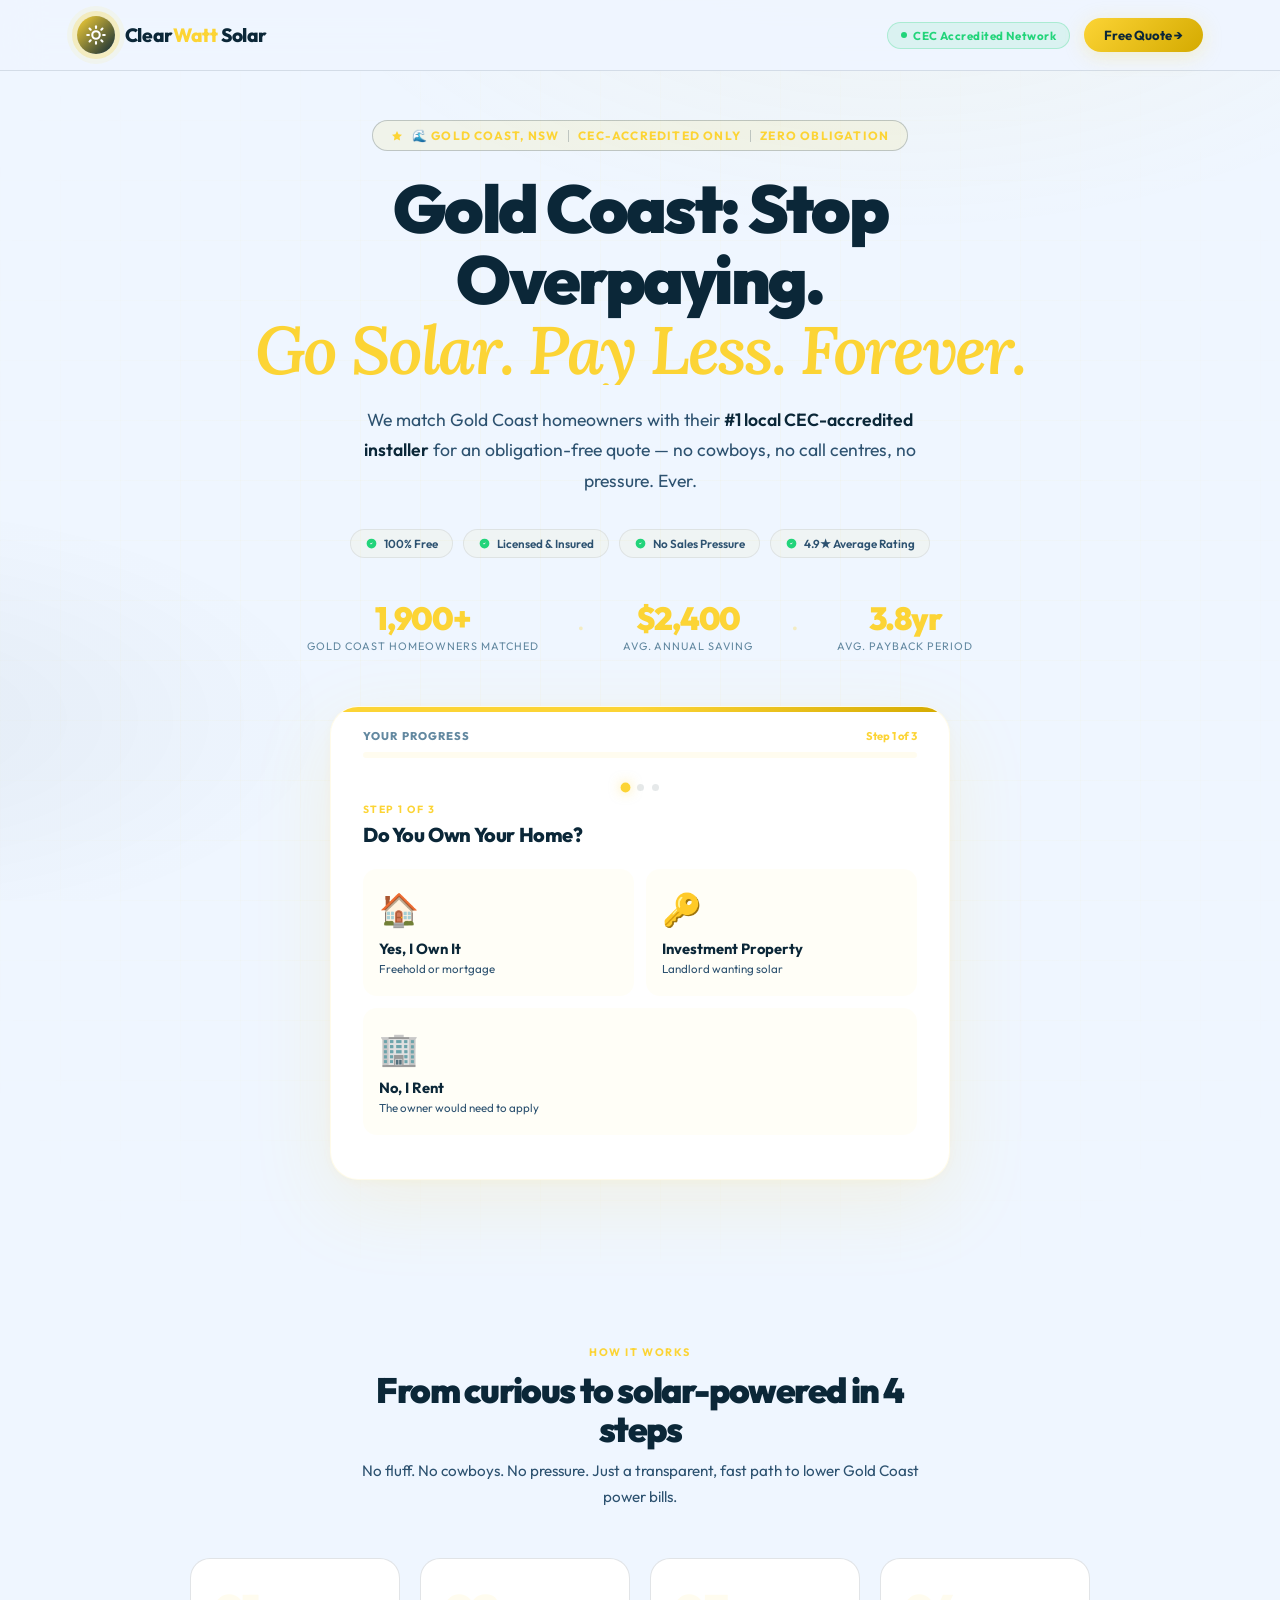
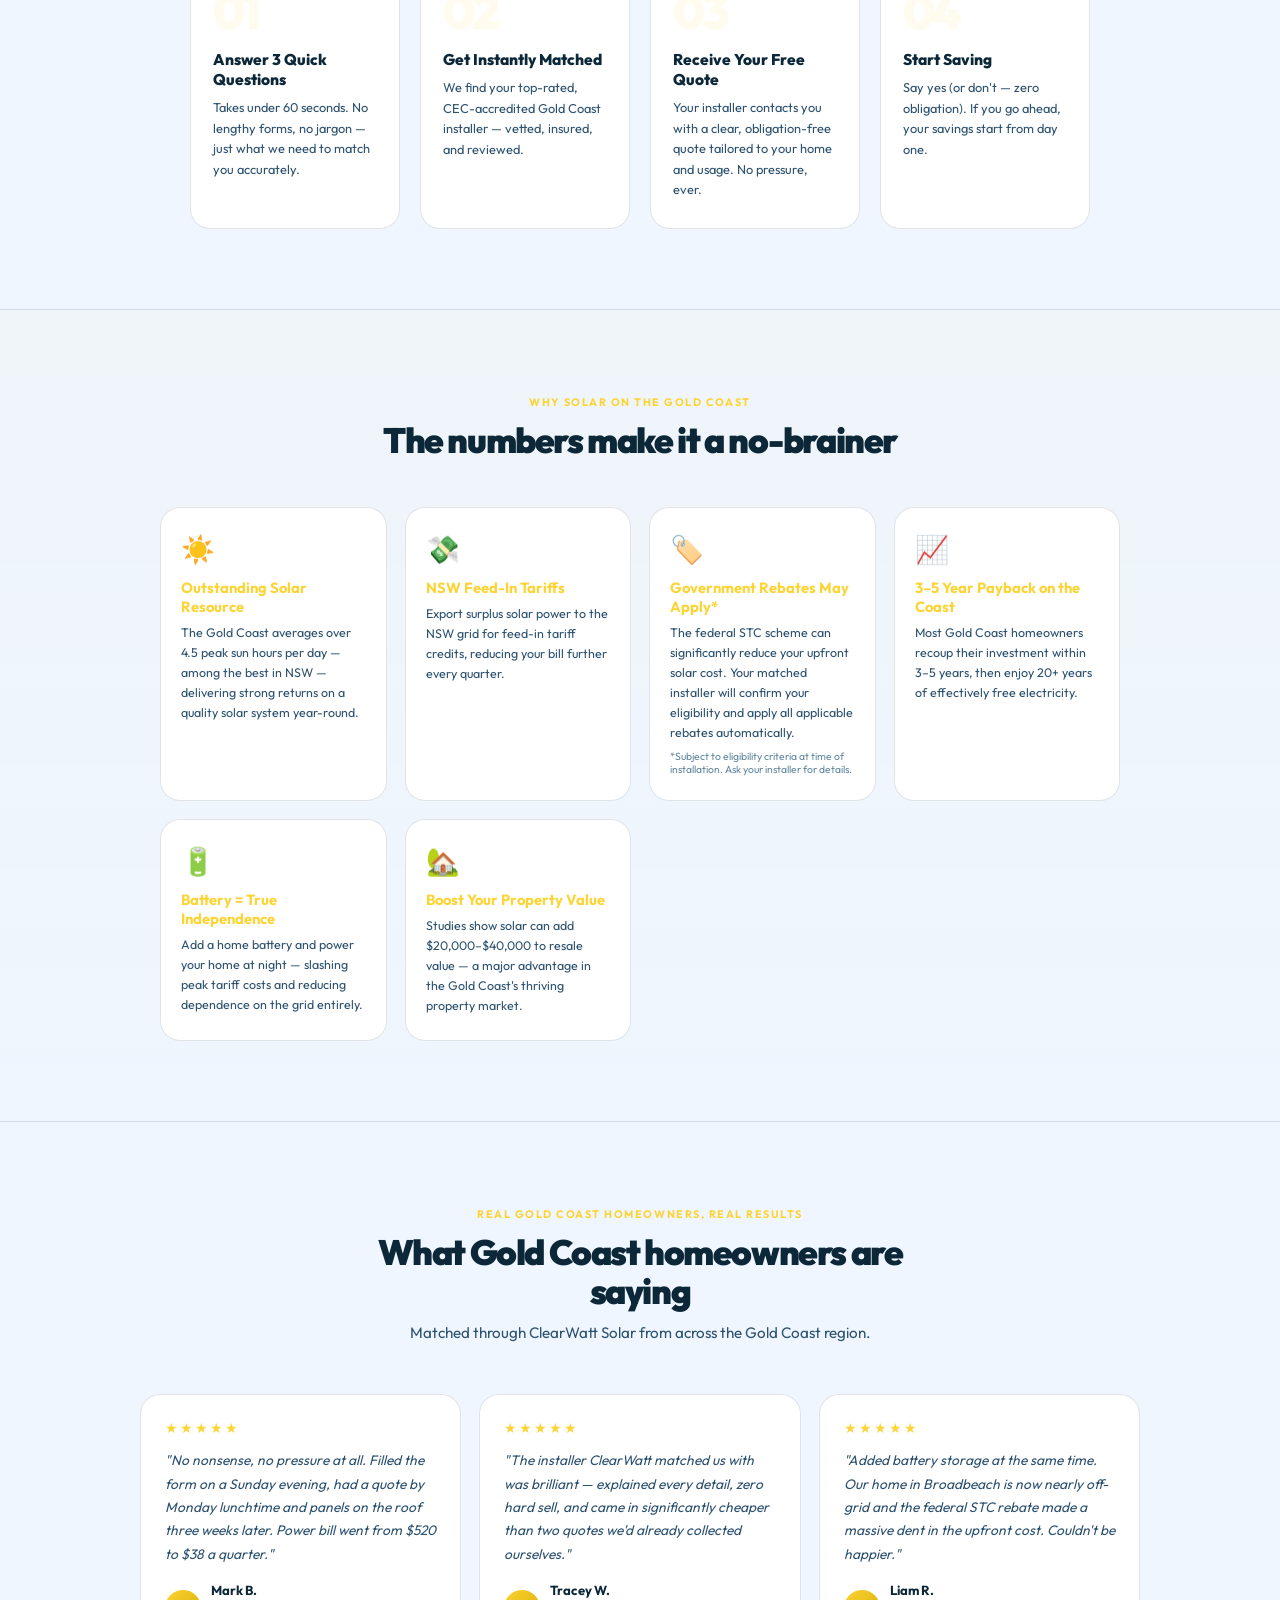
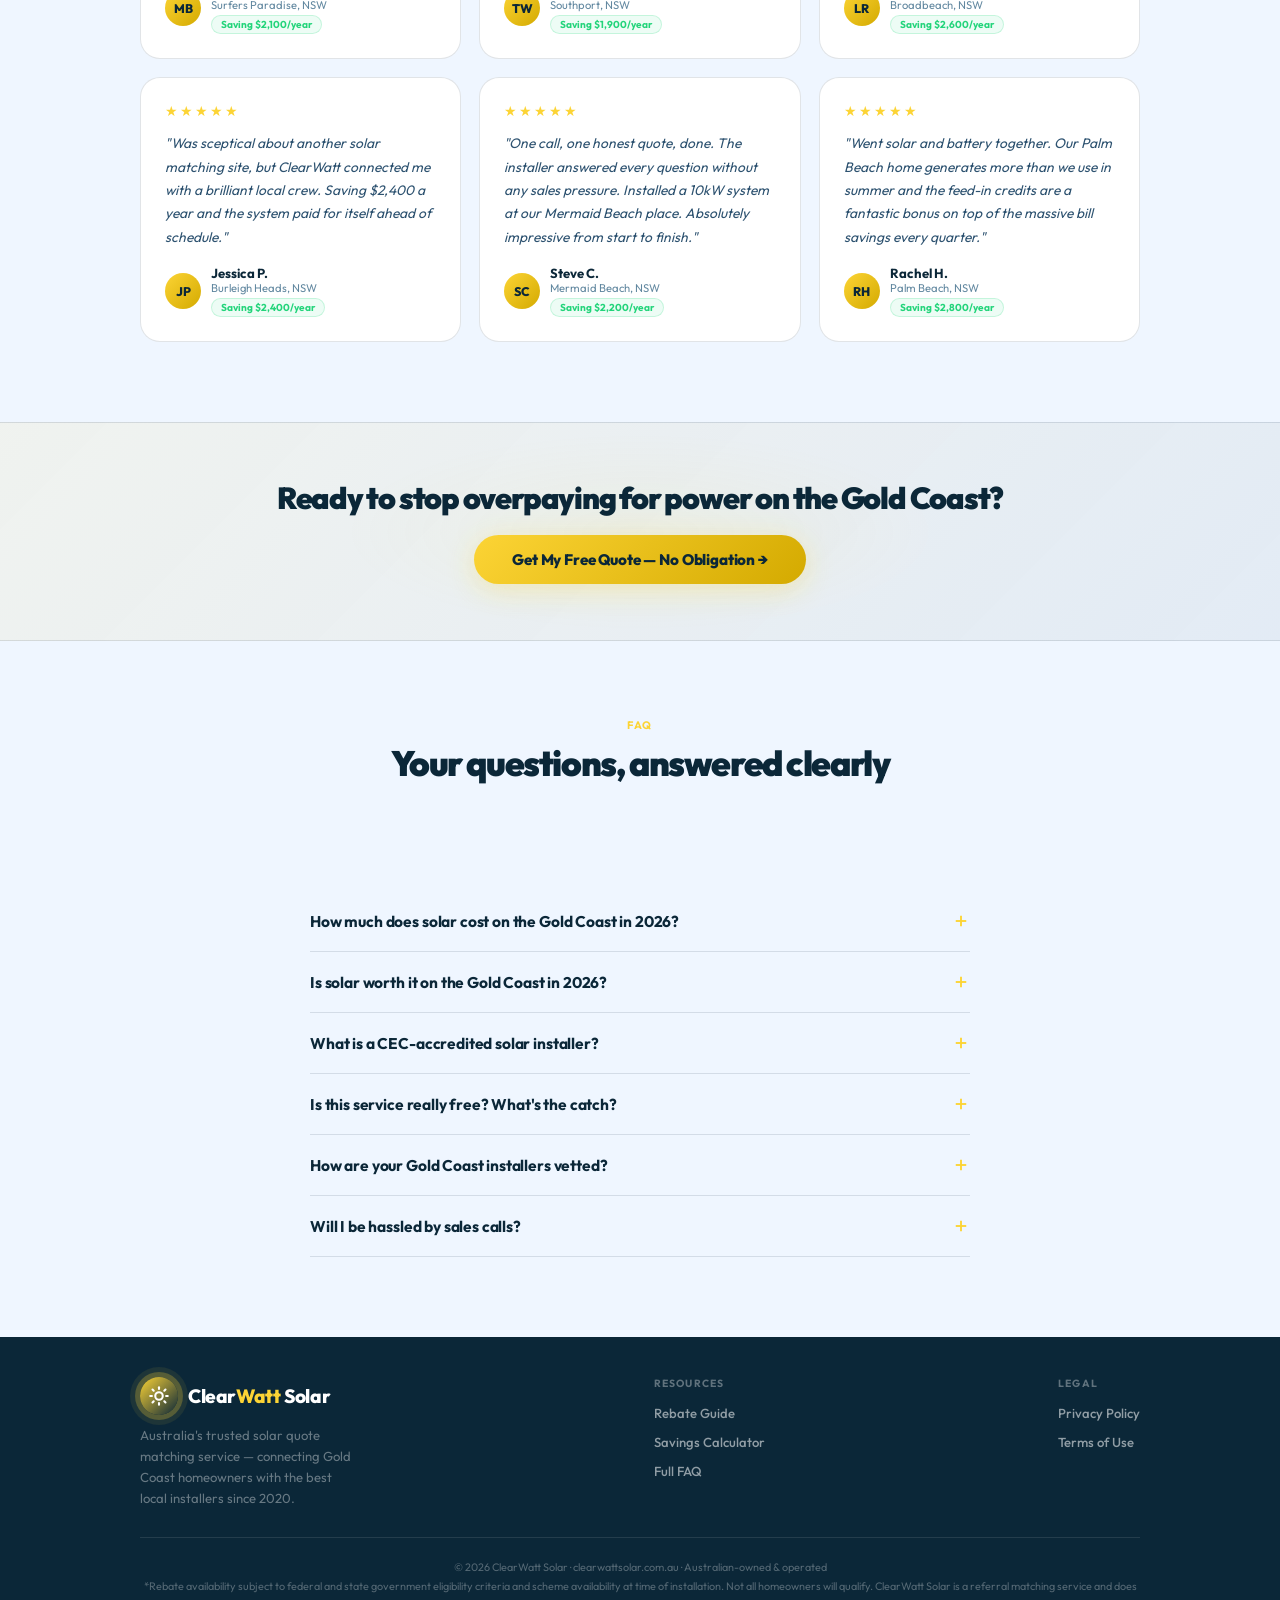
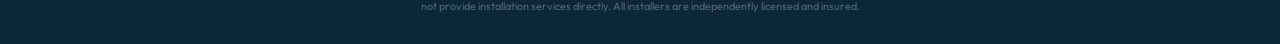
<file: clearwatt_gold_coast.html>
<!DOCTYPE html>
<html lang="en">
<head>
<meta charset="UTF-8">
<meta name="viewport" content="width=device-width, initial-scale=1.0">
<title>ClearWatt Solar Gold Coast – Free Solar Quote | NSW Solar Savings</title>
<meta name="description" content="Get a free, obligation-free solar quote matched with a CEC-accredited Gold Coast installer. Gold Coast homeowners save an average of $2,400/year. No cowboys, no call centres." />
<link rel="canonical" href="https://clearwattsolar.com.au/central-coast-quotes" />
<meta property="og:type" content="website" />
<meta property="og:title" content="ClearWatt Solar Gold Coast – Crystal Clear Solar Quotes for NSW" />
<meta property="og:description" content="Free obligation-free solar quotes for Gold Coast homeowners. CEC-accredited local installers only. Takes 60 seconds." />

<link rel="preconnect" href="https://fonts.googleapis.com">
<link rel="preconnect" href="https://fonts.gstatic.com" crossorigin>
<link href="https://fonts.googleapis.com/css2?family=Outfit:wght@300;400;500;600;700;800;900&family=Lora:ital,wght@0,400;0,600;1,400;1,600&display=swap" rel="stylesheet">

<!-- Google Tag (replace G-XXXXXXXX) -->
<script async src="https://www.googletagmanager.com/gtag/js?id=G-XXXXXXXX"></script>
<script>
  window.dataLayer = window.dataLayer || [];
  function gtag(){dataLayer.push(arguments);}
  gtag('js', new Date()); gtag('config', 'G-XXXXXXXX');
</script>

<!-- Meta Pixel -->
<script>
!function(f,b,e,v,n,t,s){if(f.fbq)return;n=f.fbq=function(){n.callMethod?
n.callMethod.apply(n,arguments):n.queue.push(arguments)};if(!f._fbq)f._fbq=n;
n.push=n;n.loaded=!0;n.version='2.0';n.queue=[];t=b.createElement(e);t.async=!0;
t.src=v;s=b.getElementsByTagName(e)[0];s.parentNode.insertBefore(t,s)}(window,
document,'script','https://connect.facebook.net/en_US/fbevents.js');
fbq('init','1692791048547338'); fbq('track','PageView');
</script>

<!-- Structured Data -->
<script type="application/ld+json">
{
  "@context":"https://schema.org","@type":"Service",
  "name":"Free Solar Quotes Gold Coast",
  "provider":{"@type":"Organization","name":"ClearWatt Solar","url":"https://clearwattsolar.com.au","areaServed":{"@type":"City","name":"Gold Coast"}},
  "serviceType":"Solar Installation Quote",
  "offers":{"@type":"Offer","price":"0","priceCurrency":"AUD","description":"Free, obligation-free solar quotes from CEC-accredited Gold Coast installers."}
}
</script>

<style>
*,*::before,*::after{box-sizing:border-box;margin:0;padding:0}
:root{
  --bg:        #EFF6FF;
  --surface:   #FFFFFF;
  --surface2:  #E0EDF8;
  --border:    rgba(11,39,56,0.12);
  --border2:   rgba(11,39,56,0.22);
  --cyan:      #fcd435;
  --cyan-dark: #d4aa00;
  --cyan-glow: rgba(252,212,53,0.18);
  --cyan-pale: rgba(252,212,53,0.1);
  --gold:      #fcd435;
  --gold-dark: #0b2738;
  --white:     #0b2738;
  --muted:     #2d5270;
  --muted2:    #6288a0;
  --green:     #22d47a;
  --red:       #ff4757;
  --orange:    #fcd435;
  --radius:    20px;
}

html{scroll-behavior:smooth}
body{
  font-family:'Outfit',sans-serif;
  color:var(--white);
  background:var(--bg);
  overflow-x:hidden;
}

body::before{
  content:'';position:fixed;inset:0;
  background:
    radial-gradient(ellipse 80% 60% at 70% -10%, rgba(252,212,53,0.07) 0%, transparent 60%),
    radial-gradient(ellipse 60% 40% at -10% 80%, rgba(11,39,56,0.05) 0%, transparent 60%),
    radial-gradient(ellipse 40% 30% at 50% 110%, rgba(252,212,53,0.04) 0%, transparent 60%);
  pointer-events:none;z-index:0;
}

/* ═══ NAV ═══ */
nav{
  position:fixed;top:0;left:0;right:0;z-index:100;
  display:flex;align-items:center;justify-content:space-between;
  padding:16px 6vw;
  background:rgba(239,246,255,0.9);
  backdrop-filter:blur(20px);
  border-bottom:1px solid var(--border);
}
.logo{display:flex;align-items:center;gap:10px;text-decoration:none}
.logo-sun{width:38px;height:38px;background:linear-gradient(135deg,#fcd435,#0b2738);border-radius:50%;display:flex;align-items:center;justify-content:center;box-shadow:0 0 0 5px rgba(252,212,53,0.25),0 0 0 10px rgba(252,212,53,0.08);animation:pulse-sun 3s ease-in-out infinite;flex-shrink:0}
.logo-sun svg{width:20px;height:20px}
@keyframes pulse-sun{0%,100%{box-shadow:0 0 0 5px rgba(252,212,53,0.25),0 0 0 10px rgba(252,212,53,0.08)}50%{box-shadow:0 0 0 8px rgba(252,212,53,0.3),0 0 0 16px rgba(252,212,53,0.05)}}
.logo-text{font-family:'Outfit',sans-serif;font-weight:800;font-size:1.2rem;color:var(--white);letter-spacing:-0.02em}
.logo-text span{color:var(--cyan)}
.nav-right{display:flex;align-items:center;gap:14px}
.nav-badge{
  display:flex;align-items:center;gap:6px;
  background:rgba(34,212,122,0.1);border:1px solid rgba(34,212,122,0.25);
  border-radius:50px;padding:5px 13px;font-size:0.72rem;font-weight:700;
  color:#22d47a;letter-spacing:0.04em;
}
.nav-badge::before{content:'';width:6px;height:6px;background:#22d47a;border-radius:50%;animation:blink 2s ease-in-out infinite}
@keyframes blink{0%,100%{opacity:1}50%{opacity:0.3}}
.nav-cta{
  background:linear-gradient(135deg, var(--cyan), var(--cyan-dark));
  color:#0b2738;font-weight:700;font-size:0.82rem;
  padding:9px 20px;border-radius:50px;text-decoration:none;
  box-shadow:0 4px 20px rgba(252,212,53,0.25);
  transition:transform 0.2s,box-shadow 0.2s;
}
.nav-cta:hover{transform:translateY(-1px);box-shadow:0 6px 28px rgba(252,212,53,0.38)}

/* ═══ HERO ═══ */
.hero{
  min-height:100vh;padding:120px 6vw 80px;
  position:relative;z-index:1;
  display:flex;flex-direction:column;align-items:center;justify-content:center;
}

.hero-lines{
  position:absolute;inset:0;pointer-events:none;overflow:hidden;
  background-image:
    linear-gradient(rgba(252,212,53,0.04) 1px, transparent 1px),
    linear-gradient(90deg, rgba(252,212,53,0.04) 1px, transparent 1px);
  background-size:60px 60px;
  -webkit-mask-image:radial-gradient(ellipse 80% 80% at 50% 50%, black 30%, transparent 80%);
  mask-image:radial-gradient(ellipse 80% 80% at 50% 50%, black 30%, transparent 80%);
}

.hero-eyebrow{
  display:inline-flex;align-items:center;gap:9px;
  border:1px solid var(--border2);border-radius:50px;
  padding:7px 18px;margin-bottom:22px;font-size:0.75rem;font-weight:700;
  color:var(--cyan);letter-spacing:0.1em;text-transform:uppercase;
  background:var(--cyan-pale);
  animation:fadeSlideUp 0.6s ease forwards;
}
.hero-eyebrow .divider{width:1px;height:12px;background:var(--border2)}

.hero-h1{
  font-family:'Outfit',sans-serif;font-weight:900;
  font-size:clamp(2.4rem, 5.5vw, 4.2rem);
  line-height:1.05;letter-spacing:-0.04em;
  text-align:center;max-width:820px;
  margin-bottom:20px;
  animation:fadeSlideUp 0.7s ease 0.1s both;
}
.hero-h1 .line1{display:block;color:var(--white)}
.hero-h1 .line2{
  display:block;
  background:linear-gradient(90deg, var(--cyan), var(--gold));
  -webkit-background-clip:text;-webkit-text-fill-color:transparent;background-clip:text;
  font-family:'Lora',serif;font-style:italic;font-weight:600;
}

.hero-sub{
  text-align:center;font-size:clamp(0.95rem, 2vw, 1.1rem);
  color:var(--muted);line-height:1.75;max-width:560px;
  margin-bottom:32px;
  animation:fadeSlideUp 0.7s ease 0.2s both;
}
.hero-sub strong{color:var(--white);font-weight:600}

/* TRUST PILLS ROW */
.trust-row{
  display:flex;justify-content:center;gap:10px;flex-wrap:wrap;
  margin-bottom:44px;
  animation:fadeSlideUp 0.7s ease 0.3s both;
}
.trust-pill{
  display:flex;align-items:center;gap:6px;
  background:rgba(252,212,53,0.05);border:1px solid rgba(0,0,0,0.07);
  border-radius:50px;padding:6px 14px;font-size:0.73rem;font-weight:600;color:var(--muted);
}
.trust-pill svg{width:13px;height:13px;color:var(--green);flex-shrink:0}

/* STAT ROW */
.stat-row{
  display:flex;justify-content:center;gap:40px;flex-wrap:wrap;
  animation:fadeSlideUp 0.7s ease 0.35s both;margin-bottom:52px;
}
.stat-item{text-align:center}
.stat-num{
  display:block;font-family:'Outfit',sans-serif;font-weight:900;
  font-size:2rem;letter-spacing:-0.04em;color:var(--cyan);line-height:1;
}
.stat-sep{color:rgba(252,212,53,0.3);font-size:1.8rem;display:flex;align-items:center}
.stat-label{font-size:0.68rem;color:var(--muted2);text-transform:uppercase;letter-spacing:0.09em;margin-top:3px}

@keyframes fadeSlideUp{
  from{opacity:0;transform:translateY(20px)}
  to{opacity:1;transform:translateY(0)}
}

/* ═══ SURVEY CARD ═══ */
.survey-wrap{
  width:100%;max-width:620px;
  animation:fadeSlideUp 0.8s ease 0.45s both;
  position:relative;z-index:5;
}
.survey-card{
  background:#ffffff;
  border:1.5px solid rgba(252,212,53,0.1);
  border-radius:28px;
  box-shadow:0 24px 80px rgba(252,212,53,0.13), 0 2px 12px rgba(252,212,53,0.06);
  overflow:hidden;
  position:relative;
}
.survey-card::before{
  content:'';position:absolute;top:0;left:0;right:0;height:5px;
  background:linear-gradient(90deg,var(--gold),var(--cyan),var(--cyan-dark));
}

/* PROGRESS */
.survey-progress{padding:22px 32px 14px}
.progress-meta{
  display:flex;justify-content:space-between;align-items:center;margin-bottom:9px;
}
.progress-label{font-size:0.7rem;font-weight:800;letter-spacing:0.1em;text-transform:uppercase;color:var(--muted2)}
.progress-count{font-size:0.7rem;font-weight:700;color:var(--cyan)}
.prog-outer{height:6px;background:rgba(252,212,53,0.08);border-radius:100px;overflow:hidden}
.prog-inner{
  height:100%;width:0%;
  background:linear-gradient(90deg,var(--gold),var(--cyan));
  border-radius:100px;
  transition:width 0.5s cubic-bezier(0.34,1.56,0.64,1);
}

/* STEP DOTS */
.dot-row{display:flex;justify-content:center;align-items:center;gap:8px;padding:12px 0 0}
.sdot{width:7px;height:7px;border-radius:50%;background:rgba(11,39,56,0.1);transition:all 0.3s ease}
.sdot.active{background:var(--cyan);transform:scale(1.4);box-shadow:0 0 8px rgba(252,212,53,0.5)}
.sdot.done{background:var(--green)}

/* CARD BODY */
.card-body{padding:8px 32px 32px}
@media(max-width:480px){.card-body{padding:4px 18px 26px}.survey-progress{padding:20px 18px 12px}}

/* STEPS */
.step{display:none}
.step.active{display:block;animation:stepIn 0.35s ease}
@keyframes stepIn{from{opacity:0;transform:translateX(18px)}to{opacity:1;transform:translateX(0)}}

.step-label{font-size:0.65rem;font-weight:700;color:var(--cyan);text-transform:uppercase;letter-spacing:0.14em;margin-bottom:7px}
.step h3{font-family:'Outfit',sans-serif;font-weight:800;font-size:1.25rem;color:var(--white);letter-spacing:-0.02em;margin-bottom:22px;line-height:1.2}

/* CHOICE GRID */
.choice-grid{display:grid;grid-template-columns:1fr 1fr;gap:12px;margin-bottom:12px}
.choice-grid.one-col{grid-template-columns:1fr}
@media(max-width:440px){.choice-grid{grid-template-columns:1fr}}

.choice-card{
  border:2px solid transparent;border-radius:14px;padding:18px 14px;
  cursor:pointer;transition:all 0.18s ease;
  background:rgba(252,212,53,0.04);
  position:relative;overflow:hidden;user-select:none;
}
.choice-card::before{content:'';position:absolute;inset:0;background:linear-gradient(135deg, rgba(252,212,53,0.06), rgba(252,212,53,0.04));opacity:0;transition:opacity 0.18s}
.choice-card:hover{border-color:rgba(252,212,53,0.35);transform:translateY(-1px);box-shadow:0 6px 20px rgba(252,212,53,0.12)}
.choice-card:hover::before{opacity:1}
.choice-card.selected{border-color:var(--cyan);background:#ffffff;box-shadow:0 8px 28px rgba(252,212,53,0.2)}
.choice-card.selected::before{opacity:1}
.choice-card.selected::after{content:'✓';position:absolute;top:9px;right:11px;width:22px;height:22px;background:var(--cyan);color:#ffffff;border-radius:50%;font-size:0.68rem;font-weight:900;display:flex;align-items:center;justify-content:center;line-height:22px}
.choice-card.disq-card:hover{border-color:rgba(255,71,87,0.5)}
.choice-card.disq-card.selected{border-color:var(--red);background:#ffffff}
.choice-card.disq-card.selected::after{background:var(--red)}

.cc-icon{font-size:2rem;margin-bottom:10px;display:block}
.cc-title{font-weight:700;font-size:0.92rem;color:var(--white);margin-bottom:3px}
.cc-sub{font-size:0.72rem;color:var(--muted)}

/* HORIZONTAL CHOICE */
.choice-h{
  display:flex;align-items:center;gap:14px;
  border:2px solid transparent;border-radius:14px;padding:15px 16px;
  cursor:pointer;transition:all 0.18s ease;
  background:rgba(252,212,53,0.04);
  position:relative;overflow:hidden;user-select:none;
}
.choice-h:hover{border-color:rgba(252,212,53,0.35);transform:translateY(-1px);box-shadow:0 6px 20px rgba(252,212,53,0.12)}
.choice-h.selected{border-color:var(--cyan);background:#ffffff;box-shadow:0 8px 28px rgba(252,212,53,0.2)}
.choice-h.selected::after{content:'✓';position:absolute;top:50%;right:14px;transform:translateY(-50%);width:22px;height:22px;background:var(--cyan);color:#ffffff;border-radius:50%;font-size:0.68rem;font-weight:900;display:flex;align-items:center;justify-content:center;line-height:22px}
.ch-icon{font-size:1.5rem;flex-shrink:0}
.ch-body{flex:1}
.ch-title{font-weight:700;font-size:0.92rem;color:var(--white)}
.ch-sub{font-size:0.72rem;color:var(--muted);margin-top:2px}
.ch-badge{background:rgba(252,212,53,0.12);border:1px solid rgba(252,212,53,0.25);border-radius:50px;padding:3px 10px;font-size:0.65rem;font-weight:700;color:var(--gold);white-space:nowrap;flex-shrink:0;margin-right:26px}

/* INSIGHT BOX */
.insight{
  display:flex;gap:11px;align-items:flex-start;
  background:rgba(252,212,53,0.05);border:1px solid rgba(252,212,53,0.12);
  border-radius:12px;padding:13px 15px;margin-bottom:20px;
}
.insight-icon{font-size:1.2rem;flex-shrink:0;line-height:1.2}
.insight p{font-size:0.78rem;color:var(--muted);line-height:1.55}
.insight strong{color:var(--cyan);font-weight:700}

/* POSTCODE CHIP */
.suburb-chip{display:inline-flex;align-items:center;gap:6px;margin-top:8px;font-size:0.72rem;font-weight:700;padding:5px 14px;border-radius:50px;transition:all 0.25s}
.suburb-chip.loading{background:rgba(11,39,56,0.04);border:1px solid var(--border);color:var(--muted2)}
.suburb-chip.found{background:rgba(34,212,122,0.08);border:1px solid rgba(34,212,122,0.25);color:var(--green)}
.suburb-chip.no-coverage{background:rgba(252,212,53,0.08);border:1px solid rgba(252,212,53,0.22);color:var(--cyan-dark)}
.suburb-chip.not-found{background:rgba(11,39,56,0.04);border:1px solid var(--border);color:var(--muted2)}

/* MATCH NOTICE */
.match-notice{
  display:flex;gap:12px;align-items:flex-start;
  background:rgba(34,212,122,0.06);border:1px solid rgba(34,212,122,0.15);
  border-radius:12px;padding:14px 16px;margin-bottom:20px;
}
.match-notice .mn-icon{font-size:1.5rem;flex-shrink:0}
.match-notice p{font-size:0.78rem;color:var(--muted);line-height:1.55}
.match-notice strong{color:var(--green);font-weight:700}

/* FORM FIELDS */
.field-wrap{margin-bottom:14px}
.field-wrap label{display:block;font-size:0.72rem;font-weight:700;color:var(--muted);text-transform:uppercase;letter-spacing:0.08em;margin-bottom:6px}
.field-wrap input{
  width:100%;background:rgba(252,212,53,0.05);
  border:1.5px solid rgba(0,0,0,0.07);
  border-radius:10px;padding:12px 14px;
  font-family:'Outfit',sans-serif;font-size:0.92rem;color:var(--white);
  outline:none;transition:border-color 0.2s,box-shadow 0.2s;
}
.field-wrap input::placeholder{color:var(--muted2)}
.field-wrap input:focus{border-color:rgba(252,212,53,0.5);box-shadow:0 0 0 3px rgba(252,212,53,0.08)}
.field-wrap input.err-field{border-color:rgba(255,71,87,0.6)}
.err-msg{color:var(--red);font-size:0.7rem;margin-top:4px;display:none}
.field-row{display:grid;grid-template-columns:1fr 1fr;gap:12px}
@media(max-width:460px){.field-row{grid-template-columns:1fr}}

/* ERROR BANNER */
#error-banner{
  display:none;margin-bottom:14px;
  background:rgba(255,71,87,0.06);border:1px solid rgba(255,71,87,0.2);
  border-radius:10px;padding:11px 14px;
  font-size:0.76rem;color:var(--red);line-height:1.55;
}
#error-banner.show{display:block}

/* BTN */
.btn-next{
  width:100%;border:none;border-radius:50px;
  padding:16px 28px;font-family:'Outfit',sans-serif;
  font-size:1rem;font-weight:800;cursor:pointer;
  background:linear-gradient(135deg, var(--cyan), var(--cyan-dark));
  color:#0b2738;letter-spacing:-0.01em;
  box-shadow:0 6px 28px rgba(252,212,53,0.3);
  transition:all 0.25s ease;position:relative;overflow:hidden;
}
.btn-next::before{content:'';position:absolute;inset:0;background:linear-gradient(135deg, rgba(255,255,255,0.15), transparent);opacity:0;transition:opacity 0.2s}
.btn-next:hover{transform:translateY(-2px);box-shadow:0 10px 36px rgba(252,212,53,0.42)}
.btn-next:hover::before{opacity:1}
.btn-next:disabled{opacity:0.4;cursor:not-allowed;transform:none;box-shadow:0 4px 18px rgba(252,212,53,0.15)}
.btn-back{
  display:flex;align-items:center;gap:5px;margin-top:11px;
  background:none;border:none;color:var(--muted2);font-family:'Outfit',sans-serif;
  font-size:0.78rem;font-weight:600;cursor:pointer;padding:0;transition:color 0.2s;
}
.btn-back:hover{color:var(--muted)}
.btn-back svg{width:13px;height:13px}

/* PRIVACY NOTE */
.priv-note{text-align:center;font-size:0.68rem;color:var(--muted2);margin-top:12px;display:flex;align-items:flex-start;justify-content:center;gap:5px;line-height:1.55}
.priv-note svg{width:11px;height:11px;color:var(--green);flex-shrink:0;margin-top:1px}

/* RENTER MESSAGE */
#renter-msg{display:none;text-align:center;padding:16px 0 8px}
.renter-icon{font-size:3rem;margin-bottom:14px}
.renter-msg-title{font-family:'Outfit',sans-serif;font-weight:800;font-size:1.1rem;color:var(--white);margin-bottom:10px;letter-spacing:-0.02em}
.renter-box{background:rgba(252,212,53,0.05);border:1px solid var(--border);border-radius:12px;padding:14px;margin-top:16px;font-size:0.78rem;color:var(--muted);line-height:1.6}

/* ═══ BELOW THE FOLD ═══ */
.hiw-section{padding:80px 6vw;position:relative;z-index:1}
.section-head{text-align:center;max-width:560px;margin:0 auto 48px}
.section-eyebrow{display:inline-block;font-size:0.68rem;font-weight:700;color:var(--cyan);text-transform:uppercase;letter-spacing:0.14em;margin-bottom:12px}
.section-h2{font-family:'Outfit',sans-serif;font-weight:900;font-size:clamp(1.6rem,3vw,2.2rem);color:var(--white);letter-spacing:-0.04em;line-height:1.1;margin-bottom:10px}
.section-sub{font-size:0.95rem;color:var(--muted);line-height:1.7}

.hiw-grid{display:grid;grid-template-columns:repeat(auto-fit,minmax(200px,1fr));gap:20px;max-width:900px;margin:0 auto}
.hiw-card{background:var(--surface);border:1px solid var(--border);border-radius:var(--radius);padding:28px 22px;position:relative;overflow:hidden;transition:transform 0.25s,border-color 0.25s}
.hiw-card:hover{transform:translateY(-4px);border-color:var(--border2)}
.hiw-card::before{content:'';position:absolute;top:0;left:0;right:0;height:2px;background:linear-gradient(90deg,var(--cyan),var(--gold));transform:scaleX(0);transform-origin:left;transition:transform 0.35s}
.hiw-card:hover::before{transform:scaleX(1)}
.hiw-num{font-family:'Outfit',sans-serif;font-size:3rem;font-weight:900;color:rgba(252,212,53,0.08);line-height:1;margin-bottom:14px;letter-spacing:-0.06em}
.hiw-card h4{font-family:'Outfit',sans-serif;font-weight:800;font-size:0.97rem;color:var(--white);margin-bottom:8px}
.hiw-card p{font-size:0.8rem;color:var(--muted);line-height:1.6}

/* FACTS */
.facts-section{background:linear-gradient(180deg, rgba(252,212,53,0.03) 0%, transparent 100%);border-top:1px solid var(--border);border-bottom:1px solid var(--border);padding:80px 6vw;position:relative;z-index:1}
.facts-grid{display:grid;grid-template-columns:repeat(auto-fit,minmax(220px,1fr));gap:18px;max-width:960px;margin:0 auto}
.fact-card{background:var(--surface);border:1px solid var(--border);border-radius:var(--radius);padding:24px 20px}
.fact-icon{font-size:1.7rem;margin-bottom:12px;display:block}
.fact-card h4{font-family:'Outfit',sans-serif;font-weight:700;font-size:0.92rem;color:var(--cyan);margin-bottom:7px}
.fact-card p{font-size:0.78rem;color:var(--muted);line-height:1.6}
.fact-asterisk{font-size:0.65rem;color:var(--muted2);margin-top:7px;display:block}

/* REVIEWS */
.reviews-section{padding:80px 6vw;position:relative;z-index:1}
.reviews-grid{display:grid;grid-template-columns:repeat(auto-fit,minmax(260px,1fr));gap:18px;max-width:1000px;margin:0 auto}
.review-card{background:var(--surface);border:1px solid var(--border);border-radius:var(--radius);padding:24px;transition:transform 0.25s,border-color 0.25s}
.review-card:hover{transform:translateY(-3px);border-color:var(--border2)}
.review-stars{color:var(--gold);font-size:0.9rem;letter-spacing:2px;margin-bottom:12px}
.review-text{font-size:0.86rem;color:var(--muted);line-height:1.7;margin-bottom:16px;font-style:italic}
.reviewer{display:flex;align-items:center;gap:10px}
.reviewer-av{width:36px;height:36px;border-radius:50%;flex-shrink:0;background:linear-gradient(135deg,var(--cyan),var(--cyan-dark));display:flex;align-items:center;justify-content:center;font-family:'Outfit',sans-serif;font-weight:800;font-size:0.78rem;color:#0b2738}
.reviewer-name{font-weight:700;font-size:0.82rem;color:var(--white)}
.reviewer-loc{font-size:0.7rem;color:var(--muted2)}
.rev-save{display:inline-block;margin-top:3px;background:rgba(34,212,122,0.08);border:1px solid rgba(34,212,122,0.2);border-radius:50px;padding:2px 9px;font-size:0.63rem;font-weight:700;color:var(--green)}

/* CTA STRIP */
.cta-strip{background:linear-gradient(135deg, rgba(252,212,53,0.08), rgba(11,39,56,0.05));border-top:1px solid var(--border);border-bottom:1px solid var(--border);padding:56px 20px;text-align:center;position:relative;z-index:1;overflow:hidden}
.cta-strip::before{content:'';position:absolute;top:50%;left:50%;transform:translate(-50%,-50%);width:600px;height:200px;background:radial-gradient(ellipse, rgba(252,212,53,0.07) 0%, transparent 70%);pointer-events:none}
.cta-strip h3{font-family:'Outfit',sans-serif;font-weight:900;font-size:clamp(1.3rem,3vw,1.9rem);color:var(--white);letter-spacing:-0.04em;margin-bottom:18px;position:relative;z-index:1}
.cta-btn{display:inline-block;position:relative;z-index:1;background:linear-gradient(135deg,var(--cyan),var(--cyan-dark));color:#0b2738;font-family:'Outfit',sans-serif;font-weight:800;font-size:0.95rem;padding:15px 38px;border-radius:50px;text-decoration:none;box-shadow:0 6px 28px rgba(252,212,53,0.3);transition:all 0.2s;letter-spacing:-0.01em}
.cta-btn:hover{transform:translateY(-2px);box-shadow:0 10px 38px rgba(252,212,53,0.42)}

/* FAQ */
.faq-section{padding:60px 20px 80px;max-width:700px;margin:0 auto;position:relative;z-index:1}
.faq-item{border-bottom:1px solid var(--border);padding:20px 0}
.faq-q{font-family:'Outfit',sans-serif;font-size:0.97rem;font-weight:700;color:var(--white);cursor:pointer;display:flex;justify-content:space-between;align-items:center;gap:14px;letter-spacing:-0.01em}
.faq-q svg{flex-shrink:0;width:18px;height:18px;color:var(--cyan);transition:transform 0.3s}
.faq-a{font-size:0.86rem;color:var(--muted);line-height:1.7;max-height:0;overflow:hidden;transition:max-height 0.35s ease,padding 0.2s}
.faq-item.open .faq-a{max-height:220px;padding-top:10px}
.faq-item.open .faq-q svg{transform:rotate(45deg)}

/* FOOTER */
footer{background:#0b2738;border-top:none;padding:40px 6vw 28px;position:relative;z-index:1}
.footer-inner{max-width:1000px;margin:0 auto;display:flex;justify-content:space-between;align-items:flex-start;flex-wrap:wrap;gap:32px;padding-bottom:28px;border-bottom:1px solid var(--border)}
.footer-brand p{font-size:0.82rem;color:var(--muted2);margin-top:10px;max-width:220px;line-height:1.6}
.footer-col h5{font-size:0.65rem;font-weight:700;color:var(--muted2);text-transform:uppercase;letter-spacing:0.12em;margin-bottom:12px}
.footer-col ul{list-style:none;display:flex;flex-direction:column;gap:9px}
.footer-col a{text-decoration:none;font-size:0.82rem;color:var(--muted);transition:color 0.2s;font-weight:500}
.footer-col a:hover{color:var(--cyan)}
.footer-bottom{max-width:1000px;margin:20px auto 0;font-size:0.68rem;color:var(--muted2);text-align:center;line-height:1.8}

/* LOADING OVERLAY */
.overlay{display:none;position:fixed;inset:0;z-index:999;background:rgba(28,10,0,0.92);align-items:center;justify-content:center;flex-direction:column;gap:16px;backdrop-filter:blur(8px)}
.overlay.show{display:flex}
.spinner{width:44px;height:44px;border:3px solid rgba(252,212,53,0.15);border-top-color:var(--cyan);border-radius:50%;animation:spin 0.75s linear infinite}
@keyframes spin{to{transform:rotate(360deg)}}
.overlay p{font-family:'Outfit',sans-serif;font-weight:700;color:#EFF6FF;font-size:0.95rem;letter-spacing:-0.01em}

/* HAMBURGER */
.hamburger{display:none;flex-direction:column;gap:5px;cursor:pointer;border:none;background:none;padding:6px}
.hamburger span{display:block;width:22px;height:2px;background:var(--muted);border-radius:2px;transition:transform 0.3s,opacity 0.3s}
.hamburger.open span:nth-child(1){transform:translateY(7px) rotate(45deg)}
.hamburger.open span:nth-child(2){opacity:0}
.hamburger.open span:nth-child(3){transform:translateY(-7px) rotate(-45deg)}
.mob-nav{display:none;position:fixed;inset:0;background:var(--bg);z-index:90;padding:80px 6vw 40px;flex-direction:column}
.mob-nav.open{display:flex}
.mob-nav ul{list-style:none;display:flex;flex-direction:column;border-top:1px solid var(--border)}
.mob-nav ul li a{display:block;font-family:'Outfit',sans-serif;font-size:1.1rem;font-weight:700;color:var(--white);text-decoration:none;padding:16px 0;border-bottom:1px solid var(--border);transition:color 0.2s}
.mob-nav ul li a:hover{color:var(--cyan)}
.mob-cta{margin-top:28px}
.mob-cta a{display:block;text-align:center;background:linear-gradient(135deg,var(--cyan),var(--cyan-dark));color:#0b2738;font-family:'Outfit',sans-serif;font-weight:800;font-size:1rem;padding:16px;border-radius:50px;text-decoration:none}

@media(max-width:640px){
  .nav-right .nav-cta{display:none}
  .nav-right .nav-badge{display:none}
  .hamburger{display:flex}
  nav{padding:14px 5vw}
  .hero{padding:100px 5vw 60px}
  .cta-strip h3{font-size:1.3rem}
  .stat-sep{display:none}
}

footer .logo-text{color:#ffffff}
footer .logo-text span{color:var(--cyan)}
footer .footer-col a{color:rgba(255,255,255,0.55)}
footer .footer-col a:hover{color:var(--cyan)}
footer .footer-brand p{color:rgba(255,255,255,0.38)}
footer .footer-col h5{color:rgba(255,255,255,0.35)}
footer .footer-bottom{color:rgba(255,255,255,0.3)}
.footer-inner{border-bottom-color:rgba(255,255,255,0.1)}
</style>
</head>
<body>

<!-- LOADING OVERLAY -->
<div class="overlay" id="overlay">
  <div class="spinner"></div>
  <p>Locating your installer…</p>
</div>

<!-- ═══ NAV ═══ -->
<nav>
  <a href="/" class="logo">
    <div class="logo-sun">
      <svg viewBox="0 0 24 24" fill="none" stroke="white" stroke-width="2.5" stroke-linecap="round">
        <circle cx="12" cy="12" r="4.5"/>
        <line x1="12" y1="1.5" x2="12" y2="3.5"/><line x1="12" y1="20.5" x2="12" y2="22.5"/>
        <line x1="4.22" y1="4.22" x2="5.64" y2="5.64"/><line x1="18.36" y1="18.36" x2="19.78" y2="19.78"/>
        <line x1="1.5" y1="12" x2="3.5" y2="12"/><line x1="20.5" y1="12" x2="22.5" y2="12"/>
        <line x1="4.22" y1="19.78" x2="5.64" y2="18.36"/><line x1="18.36" y1="5.64" x2="19.78" y2="4.22"/>
      </svg>
    </div>
    <span class="logo-text">Clear<span>Watt</span> Solar</span>
  </a>
  <div class="nav-right">
    <div class="nav-badge">CEC Accredited Network</div>
    <a href="#quote" class="nav-cta">Free Quote →</a>
    <button class="hamburger" id="hamburger" aria-label="Menu" onclick="toggleMob()">
      <span></span><span></span><span></span>
    </button>
  </div>
</nav>

<div class="mob-nav" id="mobNav">
  <ul>
    <li><a href="#quote" onclick="closeMob()">Get a Free Quote</a></li>
    <li><a href="#how" onclick="closeMob()">How It Works</a></li>
    <li><a href="#reviews" onclick="closeMob()">Reviews</a></li>
    <li><a href="#faq" onclick="closeMob()">FAQ</a></li>
    <li><a href="/privacy-policy" onclick="closeMob()">Privacy Policy</a></li>
  </ul>
  <div class="mob-cta"><a href="#quote" onclick="closeMob()">Get My Free Quote →</a></div>
</div>

<!-- ═══ HERO ═══ -->
<section class="hero" id="quote">
  <div class="hero-lines" aria-hidden="true"></div>

  <div class="hero-eyebrow">
    <svg width="12" height="12" viewBox="0 0 24 24" fill="currentColor"><path d="M12 2l3.09 6.26L22 9.27l-5 4.87 1.18 6.88L12 17.77l-6.18 3.25L7 14.14 2 9.27l6.91-1.01L12 2z"/></svg>
    <span>🌊 Gold Coast, NSW</span>
    <div class="divider"></div>
    <span>CEC-Accredited Only</span>
    <div class="divider"></div>
    <span>Zero Obligation</span>
  </div>

  <h1 class="hero-h1">
    <span class="line1">Gold Coast: Stop Overpaying.</span>
    <span class="line2">Go Solar. Pay Less. Forever.</span>
  </h1>

  <p class="hero-sub">
    We match Gold Coast homeowners with their <strong>#1 local CEC-accredited installer</strong> for an obligation-free quote — no cowboys, no call centres, no pressure. Ever.
  </p>

  <div class="trust-row">
    <div class="trust-pill">
      <svg viewBox="0 0 24 24" fill="currentColor"><path d="M9 12l2 2 4-4m6 2a9 9 0 11-18 0 9 9 0 0118 0z"/></svg>
      100% Free
    </div>
    <div class="trust-pill">
      <svg viewBox="0 0 24 24" fill="currentColor"><path d="M9 12l2 2 4-4m6 2a9 9 0 11-18 0 9 9 0 0118 0z"/></svg>
      Licensed &amp; Insured
    </div>
    <div class="trust-pill">
      <svg viewBox="0 0 24 24" fill="currentColor"><path d="M9 12l2 2 4-4m6 2a9 9 0 11-18 0 9 9 0 0118 0z"/></svg>
      No Sales Pressure
    </div>
    <div class="trust-pill">
      <svg viewBox="0 0 24 24" fill="currentColor"><path d="M9 12l2 2 4-4m6 2a9 9 0 11-18 0 9 9 0 0118 0z"/></svg>
      4.9★ Average Rating
    </div>
  </div>

  <div class="stat-row">
    <div class="stat-item">
      <span class="stat-num">1,900+</span>
      <span class="stat-label">Gold Coast Homeowners Matched</span>
    </div>
    <div class="stat-sep">·</div>
    <div class="stat-item">
      <span class="stat-num">$2,400</span>
      <span class="stat-label">Avg. Annual Saving</span>
    </div>
    <div class="stat-sep">·</div>
    <div class="stat-item">
      <span class="stat-num">3.8yr</span>
      <span class="stat-label">Avg. Payback Period</span>
    </div>
  </div>

  <!-- ═══ SURVEY CARD ═══ -->
  <div class="survey-wrap">
    <div class="survey-card">

      <div class="survey-progress">
        <div class="progress-meta">
          <span class="progress-label">Your Progress</span>
          <span class="progress-count" id="progressCount">Step 1 of 3</span>
        </div>
        <div class="prog-outer"><div class="prog-inner" id="progFill"></div></div>
      </div>

      <div style="padding:0 32px 4px;display:flex;justify-content:center">
        <div class="dot-row">
          <div class="sdot active" id="dot1"></div>
          <div class="sdot" id="dot2"></div>
          <div class="sdot" id="dot3"></div>
        </div>
      </div>

      <div class="card-body">

        <div id="error-banner"></div>

        <!-- STEP 1: OWNERSHIP -->
        <div class="step active" id="step1">
          <div id="step1-inner">
            <div class="step-label">Step 1 of 3</div>
            <h3>Do You Own Your Home?</h3>
            <div class="choice-grid">
              <div class="choice-card" onclick="pickOwner(true, 'own', this)">
                <span class="cc-icon">🏠</span>
                <div class="cc-title">Yes, I Own It</div>
                <div class="cc-sub">Freehold or mortgage</div>
              </div>
              <div class="choice-card" onclick="pickOwner(true, 'invest', this)">
                <span class="cc-icon">🔑</span>
                <div class="cc-title">Investment Property</div>
                <div class="cc-sub">Landlord wanting solar</div>
              </div>
            </div>
            <div class="choice-grid one-col">
              <div class="choice-card disq-card" onclick="pickOwner(false, 'rent', this)">
                <span class="cc-icon">🏢</span>
                <div class="cc-title">No, I Rent</div>
                <div class="cc-sub">The owner would need to apply</div>
              </div>
            </div>
          </div>
          <div id="renter-msg">
            <div class="renter-icon">😔</div>
            <div class="renter-msg-title">Sorry, We Can't Help Right Now</div>
            <p style="font-size:0.82rem;color:var(--muted);line-height:1.65;margin-bottom:8px">Solar quotes are only available to homeowners. If your situation changes, we'd love to help you in the future!</p>
            <div class="renter-box">💡 <strong style="color:var(--cyan)">Buying soon?</strong> Bookmark this page — solar is one of the best first upgrades for new homeowners on the Gold Coast.</div>
          </div>
        </div>

        <!-- STEP 2: BILL + POSTCODE -->
        <div class="step" id="step2">
          <div class="step-label">Step 2 of 3</div>
          <h3>What's Your Average Quarterly Electricity Bill?</h3>
          <div style="display:flex;flex-direction:column;gap:10px;margin-bottom:16px">
            <div class="choice-h" onclick="pickBill(this,'Under $300/quarter')">
              <span class="ch-icon">💡</span>
              <div class="ch-body">
                <div class="ch-title">Under $300 / quarter</div>
                <div class="ch-sub">Small home or low usage</div>
              </div>
            </div>
            <div class="choice-h" onclick="pickBill(this,'$300–$500/quarter')">
              <span class="ch-icon">🔌</span>
              <div class="ch-body">
                <div class="ch-title">$300 – $500 / quarter</div>
                <div class="ch-sub">Average household</div>
              </div>
            </div>
            <div class="choice-h" onclick="pickBill(this,'$500–$800/quarter')">
              <span class="ch-icon">⚡</span>
              <div class="ch-body">
                <div class="ch-title">$500 – $800 / quarter</div>
                <div class="ch-sub">High usage</div>
              </div>
              <span class="ch-badge">High savings</span>
            </div>
            <div class="choice-h" onclick="pickBill(this,'$800+/quarter')">
              <span class="ch-icon">📈</span>
              <div class="ch-body">
                <div class="ch-title">$800+ / quarter</div>
                <div class="ch-sub">Very high usage — EV, pool, ducted A/C</div>
              </div>
              <span class="ch-badge">Best savings</span>
            </div>
          </div>

          <div class="insight">
            <span class="insight-icon">💡</span>
            <p>The Gold Coast enjoys excellent sun year-round. At $500/qtr, most homeowners see <strong>full payback in under 4 years</strong> — then 20+ years of effectively free power.</p>
          </div>

          <!-- POSTCODE — revealed after bill selection -->
          <div id="step2-postcode" style="display:none;margin-top:4px">
            <div class="field-wrap">
              <label>Your Home's Postcode</label>
              <input type="text" id="postcode" placeholder="e.g. 2250" maxlength="4" inputmode="numeric"
                oninput="this.value=this.value.replace(/\D/g,'').slice(0,4);onPostcodeInput()">
              <div class="suburb-chip" id="suburb-chip" style="display:none">
                <span id="suburb-text">Checking installers near you…</span>
              </div>
              <div class="err-msg" id="err-postcode">Please enter a valid 4-digit postcode</div>
            </div>
            <button class="btn-next" id="step2NextBtn" disabled onclick="goToContactStep()">
              Next →
            </button>
          </div>

          <button class="btn-back" onclick="goToStep(2,1)" style="margin-top:14px">
            <svg viewBox="0 0 24 24" fill="none" stroke="currentColor" stroke-width="2.5" stroke-linecap="round"><path d="M19 12H5M12 19l-7-7 7-7"/></svg>
            Back
          </button>
        </div>

        <!-- STEP 3: CONTACT -->
        <div class="step" id="step3">
          <div class="step-label">Step 3 of 3 — Almost There!</div>
          <h3>Where Should We Send Your Quote?</h3>

          <div class="match-notice" id="buyerMatchNotice">
            <span class="mn-icon">🎯</span>
            <p id="match-notice-p">Enter your details below and a pre-vetted, licensed Gold Coast installer will be in touch with your free quote.</p>
          </div>

          <div class="field-row">
            <div class="field-wrap">
              <label>First Name</label>
              <input type="text" id="firstName" placeholder="e.g. Sarah" autocomplete="given-name" oninput="validateContact()">
              <div class="err-msg" id="err-firstName">Required</div>
            </div>
            <div class="field-wrap">
              <label>Last Name</label>
              <input type="text" id="lastName" placeholder="e.g. Johnson" autocomplete="family-name" oninput="validateContact()">
              <div class="err-msg" id="err-lastName">Required</div>
            </div>
          </div>

          <div class="field-wrap">
            <label>Mobile Number</label>
            <input type="tel" id="phone" placeholder="04XX XXX XXX" inputmode="numeric" autocomplete="tel" oninput="validateContact()">
            <div class="err-msg" id="err-phone">Enter a valid Australian mobile</div>
          </div>

          <div class="field-wrap">
            <label>Email Address</label>
            <input type="email" id="email" placeholder="you@example.com" autocomplete="email" oninput="validateContact()">
            <div class="err-msg" id="err-email">Enter a valid email</div>
          </div>

          <button class="btn-next" id="submitBtn" disabled onclick="submitForm()">
            🎯 Get My Free Matched Quote →
          </button>

          <div class="priv-note">
            <svg viewBox="0 0 24 24" fill="currentColor"><path d="M12 22s8-4 8-10V5l-8-3-8 3v7c0 6 8 10 8 10z"/></svg>
            <span id="consent-text">By submitting, you consent to a pre-vetted Gold Coast solar installer contacting you regarding your solar quote. Your details are never shared beyond your matched installer.</span>
          </div>

          <button class="btn-back" style="margin-top:14px" onclick="goToStep(3,2)">
            <svg viewBox="0 0 24 24" fill="none" stroke="currentColor" stroke-width="2.5" stroke-linecap="round"><path d="M19 12H5M12 19l-7-7 7-7"/></svg>
            Back
          </button>
        </div>

      </div><!-- /card-body -->
    </div><!-- /survey-card -->
  </div><!-- /survey-wrap -->
</section>

<!-- ═══ HOW IT WORKS ═══ -->
<section class="hiw-section" id="how">
  <div class="section-head">
    <div class="section-eyebrow">How It Works</div>
    <h2 class="section-h2">From curious to solar-powered in 4 steps</h2>
    <p class="section-sub">No fluff. No cowboys. No pressure. Just a transparent, fast path to lower Gold Coast power bills.</p>
  </div>
  <div class="hiw-grid">
    <div class="hiw-card">
      <div class="hiw-num">01</div>
      <h4>Answer 3 Quick Questions</h4>
      <p>Takes under 60 seconds. No lengthy forms, no jargon — just what we need to match you accurately.</p>
    </div>
    <div class="hiw-card">
      <div class="hiw-num">02</div>
      <h4>Get Instantly Matched</h4>
      <p>We find your top-rated, CEC-accredited Gold Coast installer — vetted, insured, and reviewed.</p>
    </div>
    <div class="hiw-card">
      <div class="hiw-num">03</div>
      <h4>Receive Your Free Quote</h4>
      <p>Your installer contacts you with a clear, obligation-free quote tailored to your home and usage. No pressure, ever.</p>
    </div>
    <div class="hiw-card">
      <div class="hiw-num">04</div>
      <h4>Start Saving</h4>
      <p>Say yes (or don't — zero obligation). If you go ahead, your savings start from day one.</p>
    </div>
  </div>
</section>

<!-- ═══ FACTS ═══ -->
<section class="facts-section">
  <div class="section-head">
    <div class="section-eyebrow">Why Solar On The Gold Coast</div>
    <h2 class="section-h2">The numbers make it a no-brainer</h2>
  </div>
  <div class="facts-grid">
    <div class="fact-card">
      <span class="fact-icon">☀️</span>
      <h4>Outstanding Solar Resource</h4>
      <p>The Gold Coast averages over 4.5 peak sun hours per day — among the best in NSW — delivering strong returns on a quality solar system year-round.</p>
    </div>
    <div class="fact-card">
      <span class="fact-icon">💸</span>
      <h4>NSW Feed-In Tariffs</h4>
      <p>Export surplus solar power to the NSW grid for feed-in tariff credits, reducing your bill further every quarter.</p>
    </div>
    <div class="fact-card">
      <span class="fact-icon">🏷️</span>
      <h4>Government Rebates May Apply*</h4>
      <p>The federal STC scheme can significantly reduce your upfront solar cost. Your matched installer will confirm your eligibility and apply all applicable rebates automatically.</p>
      <span class="fact-asterisk">*Subject to eligibility criteria at time of installation. Ask your installer for details.</span>
    </div>
    <div class="fact-card">
      <span class="fact-icon">📈</span>
      <h4>3–5 Year Payback on the Coast</h4>
      <p>Most Gold Coast homeowners recoup their investment within 3–5 years, then enjoy 20+ years of effectively free electricity.</p>
    </div>
    <div class="fact-card">
      <span class="fact-icon">🔋</span>
      <h4>Battery = True Independence</h4>
      <p>Add a home battery and power your home at night — slashing peak tariff costs and reducing dependence on the grid entirely.</p>
    </div>
    <div class="fact-card">
      <span class="fact-icon">🏡</span>
      <h4>Boost Your Property Value</h4>
      <p>Studies show solar can add $20,000–$40,000 to resale value — a major advantage in the Gold Coast's thriving property market.</p>
    </div>
  </div>
</section>

<!-- ═══ REVIEWS ═══ -->
<section class="reviews-section" id="reviews">
  <div class="section-head">
    <div class="section-eyebrow">Real Gold Coast Homeowners, Real Results</div>
    <h2 class="section-h2">What Gold Coast homeowners are saying</h2>
    <p class="section-sub">Matched through ClearWatt Solar from across the Gold Coast region.</p>
  </div>
  <div class="reviews-grid">
    <div class="review-card">
      <div class="review-stars">★★★★★</div>
      <p class="review-text">"No nonsense, no pressure at all. Filled the form on a Sunday evening, had a quote by Monday lunchtime and panels on the roof three weeks later. Power bill went from $520 to $38 a quarter."</p>
      <div class="reviewer">
        <div class="reviewer-av">MB</div>
        <div>
          <div class="reviewer-name">Mark B.</div>
          <div class="reviewer-loc">Surfers Paradise, NSW</div>
          <span class="rev-save">Saving $2,100/year</span>
        </div>
      </div>
    </div>
    <div class="review-card">
      <div class="review-stars">★★★★★</div>
      <p class="review-text">"The installer ClearWatt matched us with was brilliant — explained every detail, zero hard sell, and came in significantly cheaper than two quotes we'd already collected ourselves."</p>
      <div class="reviewer">
        <div class="reviewer-av">TW</div>
        <div>
          <div class="reviewer-name">Tracey W.</div>
          <div class="reviewer-loc">Southport, NSW</div>
          <span class="rev-save">Saving $1,900/year</span>
        </div>
      </div>
    </div>
    <div class="review-card">
      <div class="review-stars">★★★★★</div>
      <p class="review-text">"Added battery storage at the same time. Our home in Broadbeach is now nearly off-grid and the federal STC rebate made a massive dent in the upfront cost. Couldn't be happier."</p>
      <div class="reviewer">
        <div class="reviewer-av">LR</div>
        <div>
          <div class="reviewer-name">Liam R.</div>
          <div class="reviewer-loc">Broadbeach, NSW</div>
          <span class="rev-save">Saving $2,600/year</span>
        </div>
      </div>
    </div>
    <div class="review-card">
      <div class="review-stars">★★★★★</div>
      <p class="review-text">"Was sceptical about another solar matching site, but ClearWatt connected me with a brilliant local crew. Saving $2,400 a year and the system paid for itself ahead of schedule."</p>
      <div class="reviewer">
        <div class="reviewer-av">JP</div>
        <div>
          <div class="reviewer-name">Jessica P.</div>
          <div class="reviewer-loc">Burleigh Heads, NSW</div>
          <span class="rev-save">Saving $2,400/year</span>
        </div>
      </div>
    </div>
    <div class="review-card">
      <div class="review-stars">★★★★★</div>
      <p class="review-text">"One call, one honest quote, done. The installer answered every question without any sales pressure. Installed a 10kW system at our Mermaid Beach place. Absolutely impressive from start to finish."</p>
      <div class="reviewer">
        <div class="reviewer-av">SC</div>
        <div>
          <div class="reviewer-name">Steve C.</div>
          <div class="reviewer-loc">Mermaid Beach, NSW</div>
          <span class="rev-save">Saving $2,200/year</span>
        </div>
      </div>
    </div>
    <div class="review-card">
      <div class="review-stars">★★★★★</div>
      <p class="review-text">"Went solar and battery together. Our Palm Beach home generates more than we use in summer and the feed-in credits are a fantastic bonus on top of the massive bill savings every quarter."</p>
      <div class="reviewer">
        <div class="reviewer-av">RH</div>
        <div>
          <div class="reviewer-name">Rachel H.</div>
          <div class="reviewer-loc">Palm Beach, NSW</div>
          <span class="rev-save">Saving $2,800/year</span>
        </div>
      </div>
    </div>
  </div>
</section>

<!-- ═══ CTA STRIP ═══ -->
<section class="cta-strip">
  <h3>Ready to stop overpaying for power on the Gold Coast?</h3>
  <a href="#quote" class="cta-btn" onclick="document.querySelector('.survey-card').scrollIntoView({behavior:'smooth'});return false;">
    Get My Free Quote — No Obligation →
  </a>
</section>

<!-- ═══ FAQ ═══ -->
<div class="section-head" style="padding-top:72px;position:relative;z-index:1">
  <div class="section-eyebrow">FAQ</div>
  <h2 class="section-h2">Your questions, answered clearly</h2>
</div>
<div class="faq-section" id="faq">
  <div class="faq-item">
    <div class="faq-q" onclick="toggleFaq(this)">How much does solar cost on the Gold Coast in 2026?<svg viewBox="0 0 24 24" fill="none" stroke="currentColor" stroke-width="2.5"><line x1="12" y1="5" x2="12" y2="19"/><line x1="5" y1="12" x2="19" y2="12"/></svg></div>
    <div class="faq-a">A quality 6.6kW system on the Gold Coast typically costs $4,000–$7,000 after federal STC rebates in 2026, depending on your suburb, panel brand, and installer. Adding a 10kWh battery typically adds $8,000–$14,000. Use our free matching service to get a personalised quote for your home.</div>
  </div>
  <div class="faq-item">
    <div class="faq-q" onclick="toggleFaq(this)">Is solar worth it on the Gold Coast in 2026?<svg viewBox="0 0 24 24" fill="none" stroke="currentColor" stroke-width="2.5"><line x1="12" y1="5" x2="12" y2="19"/><line x1="5" y1="12" x2="19" y2="12"/></svg></div>
    <div class="faq-a">Absolutely. The Gold Coast's high electricity tariffs and excellent solar irradiance make solar one of the best financial decisions for homeowners. The average payback on a quality 6.6kW system is 3–5 years, with annual savings of $1,800–$2,600 depending on usage and roof orientation. Panel warranties run 25 years — meaning 20+ years of effectively free electricity after payback.</div>
  </div>
  <div class="faq-item">
    <div class="faq-q" onclick="toggleFaq(this)">What is a CEC-accredited solar installer?<svg viewBox="0 0 24 24" fill="none" stroke="currentColor" stroke-width="2.5"><line x1="12" y1="5" x2="12" y2="19"/><line x1="5" y1="12" x2="19" y2="12"/></svg></div>
    <div class="faq-a">A CEC (Clean Energy Council) accredited installer has completed approved training, complies with Australian installation standards, and is authorised to install systems qualifying for the federal solar rebate (STCs). You must use a CEC-accredited installer to access government rebates. Every installer in the ClearWatt network is CEC-accredited and fully insured.</div>
  </div>
  <div class="faq-item">
    <div class="faq-q" onclick="toggleFaq(this)">Is this service really free? What's the catch?<svg viewBox="0 0 24 24" fill="none" stroke="currentColor" stroke-width="2.5"><line x1="12" y1="5" x2="12" y2="19"/><line x1="5" y1="12" x2="19" y2="12"/></svg></div>
    <div class="faq-a">Genuinely free. We may earn a referral fee from the installer if and when you choose to proceed with an installation — but only then, and it never affects your quoted price. The matching service is completely free with zero obligation, ever.</div>
  </div>
  <div class="faq-item">
    <div class="faq-q" onclick="toggleFaq(this)">How are your Gold Coast installers vetted?<svg viewBox="0 0 24 24" fill="none" stroke="currentColor" stroke-width="2.5"><line x1="12" y1="5" x2="12" y2="19"/><line x1="5" y1="12" x2="19" y2="12"/></svg></div>
    <div class="faq-a">Every installer in our network must hold current CEC accreditation, carry appropriate insurance, maintain verifiable 4★+ customer reviews, and meet our quality standards. We audit the network regularly and remove underperformers immediately.</div>
  </div>
  <div class="faq-item">
    <div class="faq-q" onclick="toggleFaq(this)">Will I be hassled by sales calls?<svg viewBox="0 0 24 24" fill="none" stroke="currentColor" stroke-width="2.5"><line x1="12" y1="5" x2="12" y2="19"/><line x1="5" y1="12" x2="19" y2="12"/></svg></div>
    <div class="faq-a">No. Your matched installer contacts you once to deliver a quote. If you're not interested, say so — our network guidelines require them to respect that immediately with no follow-ups. We take this seriously and will remove installers who don't comply.</div>
  </div>
</div>

<!-- ═══ FOOTER ═══ -->
<footer>
  <div class="footer-inner">
    <div class="footer-brand">
      <a href="/" class="logo" style="text-decoration:none">
        <div class="logo-sun">
          <svg viewBox="0 0 24 24" fill="none" stroke="white" stroke-width="2.5" stroke-linecap="round">
            <circle cx="12" cy="12" r="4.5"/>
            <line x1="12" y1="1.5" x2="12" y2="3.5"/><line x1="12" y1="20.5" x2="12" y2="22.5"/>
            <line x1="4.22" y1="4.22" x2="5.64" y2="5.64"/><line x1="18.36" y1="18.36" x2="19.78" y2="19.78"/>
            <line x1="1.5" y1="12" x2="3.5" y2="12"/><line x1="20.5" y1="12" x2="22.5" y2="12"/>
            <line x1="4.22" y1="19.78" x2="5.64" y2="18.36"/><line x1="18.36" y1="5.64" x2="19.78" y2="4.22"/>
          </svg>
        </div>
        <span class="logo-text">Clear<span>Watt</span> Solar</span>
      </a>
      <p>Australia's trusted solar quote matching service — connecting Gold Coast homeowners with the best local installers since 2020.</p>
    </div>
    <div class="footer-col">
      <h5>Resources</h5>
      <ul>
        <li><a href="/rebate-guide">Rebate Guide</a></li>
        <li><a href="/savings-calculator">Savings Calculator</a></li>
        <li><a href="/faq">Full FAQ</a></li>
      </ul>
    </div>
    <div class="footer-col">
      <h5>Legal</h5>
      <ul>
        <li><a href="/privacy-policy">Privacy Policy</a></li>
        <li><a href="/terms">Terms of Use</a></li>
      </ul>
    </div>
  </div>
  <div class="footer-bottom">
    © 2026 ClearWatt Solar · clearwattsolar.com.au · Australian-owned &amp; operated<br>
    *Rebate availability subject to federal and state government eligibility criteria and scheme availability at time of installation. Not all homeowners will qualify. ClearWatt Solar is a referral matching service and does not provide installation services directly. All installers are independently licensed and insured.
  </div>
</footer>

<!-- ═══ JAVASCRIPT ═══ -->
<script>
'use strict';

/* ══ CONFIG ══ */
var SUPABASE_URL        = 'https://wmegoygrancfwxagqskh.supabase.co';
var SUPABASE_ANON_KEY   = 'sb_publishable_UHQNxVCjHJnFjssYwTiwcQ_3FYovX8I';
var SURVEY_NICHE        = 'solar';
var SURVEY_SOURCE       = 'QUOTELEADS PPL';
var SUBMIT_LEAD_URL     = SUPABASE_URL + '/functions/v1/submit-lead';
var POSTCODE_LOOKUP_URL = SUPABASE_URL + '/functions/v1/postcode-lookup';

var TOTAL_STEPS = 3;
var formData    = { source: SURVEY_SOURCE };

var GENERIC_CONSENT = 'By submitting, you consent to a pre-vetted Gold Coast solar installer contacting you regarding your solar quote. Your details are never shared beyond your matched installer.';

/* ══ PROGRESS ══ */
function updateProgress(step) {
  var pct = ((step - 1) / TOTAL_STEPS) * 100;
  document.getElementById('progFill').style.width = pct + '%';
  var pc = document.getElementById('progressCount');
  if (pc) pc.textContent = 'Step ' + step + ' of ' + TOTAL_STEPS;
  for (var i = 1; i <= TOTAL_STEPS; i++) {
    var d = document.getElementById('dot' + i);
    if (!d) continue;
    d.className = 'sdot';
    if (i < step)        d.classList.add('done');
    else if (i === step) d.classList.add('active');
  }
}

/* ══ STEP NAVIGATION ══ */
function goToStep(from, to) {
  document.getElementById('step' + from).classList.remove('active');
  document.getElementById('step' + to).classList.add('active');
  updateProgress(to);
  var card = document.querySelector('.survey-card');
  if (card.getBoundingClientRect().top < 60) {
    card.scrollIntoView({ behavior: 'smooth', block: 'start' });
  }
}

/* ══ STEP 1: OWNERSHIP ══ */
window.pickOwner = function(owns, type, el) {
  document.querySelectorAll('#step1-inner .choice-card').forEach(function(c) { c.classList.remove('selected'); });
  el.classList.add('selected');
  formData.is_decision_maker = owns;
  formData.ownership_type     = type;

  if (!owns) {
    setTimeout(function() {
      document.getElementById('step1-inner').style.display = 'none';
      document.getElementById('renter-msg').style.display  = 'block';
    }, 300);
    return;
  }
  setTimeout(function() { goToStep(1, 2); }, 300);
};

/* ══ STEP 2: BILL ══ */
window.pickBill = function(el, val) {
  document.querySelectorAll('#step2 .choice-h').forEach(function(b) { b.classList.remove('selected'); });
  el.classList.add('selected');
  formData.quarterly_electricity_bill = val;
  setTimeout(function() {
    var section = document.getElementById('step2-postcode');
    section.style.display = 'block';
    document.getElementById('postcode').focus();
  }, 280);
};

/* ══ AU MOBILE NORMALIZER ══ */
function normalizeAuMobile(raw) {
  var s = (raw || '').replace(/[\s\-().]/g, '');
  if (s.startsWith('+')) s = s.substring(1);
  if (!/^\d+$/.test(s)) return null;
  if (/^04\d{8}$/.test(s))  return '+61' + s.substring(1);
  if (/^614\d{8}$/.test(s)) return '+' + s;
  return null;
}

/* ══ POSTCODE LOOKUP ══ */
var postcodeTimer = null;

function setConsentText(buyerName) {
  var el = document.getElementById('consent-text');
  if (!el) return;
  if (buyerName) {
    el.innerHTML = 'By submitting, you consent to <strong>' + buyerName + '</strong>, a local CEC-accredited installer, contacting you regarding your solar quote. Your details are never shared beyond your matched installer.';
  } else {
    el.textContent = GENERIC_CONSENT;
  }
}

window.onPostcodeInput = function() {
  validateContact();
  validateStep2();
  var pc   = document.getElementById('postcode').value;
  var chip = document.getElementById('suburb-chip');
  clearTimeout(postcodeTimer);
  if (pc.length < 4) {
    chip.style.display = 'none';
    formData.buyer_name = null;
    setConsentText(null);
    return;
  }
  chip.className = 'suburb-chip loading';
  chip.style.display = 'inline-flex';
  document.getElementById('suburb-text').textContent = 'Checking installers near you…';
  postcodeTimer = setTimeout(function() { lookupPostcode(pc); }, 400);
};

function lookupPostcode(pc) {
  fetch(POSTCODE_LOOKUP_URL + '?postcode=' + encodeURIComponent(pc) + '&niche=' + encodeURIComponent(SURVEY_NICHE), {
    headers: {
      'Authorization': 'Bearer ' + SUPABASE_ANON_KEY,
      'apikey':        SUPABASE_ANON_KEY
    }
  })
  .then(function(r) { return r.ok ? r.json() : Promise.reject(); })
  .then(function(data) {
    var chip = document.getElementById('suburb-chip');
    if (data.buyer_name) {
      chip.className = 'suburb-chip found';
      document.getElementById('suburb-text').textContent = '✓ Installers available in your area';
      formData.buyer_name = data.buyer_name;
      setConsentText(data.buyer_name);
    } else {
      chip.className = 'suburb-chip no-coverage';
      document.getElementById('suburb-text').textContent = "We'll still log your enquiry for this area";
      formData.buyer_name = null;
      setConsentText(null);
    }
  })
  .catch(function() {
    var chip = document.getElementById('suburb-chip');
    chip.className = 'suburb-chip not-found';
    document.getElementById('suburb-text').textContent = 'Postcode not found';
    formData.buyer_name = null;
    setConsentText(null);
  });
}

function validateStep2() {
  var pc = document.getElementById('postcode').value.trim();
  var btn = document.getElementById('step2NextBtn');
  if (btn) btn.disabled = !/^\d{4}$/.test(pc);
}

function goToContactStep() {
  var buyerName = formData.buyer_name;
  var notice    = document.getElementById('match-notice-p');
  if (notice) {
    notice.innerHTML = buyerName
      ? '<strong>' + buyerName + '</strong>, a local CEC-accredited installer, will be in touch with your free quote. Zero pressure — just honest, clear advice.'
      : 'Enter your details below and a pre-vetted, licensed Gold Coast installer will be in touch with your free quote.';
  }
  // Also update match notice icon colour
  var mn = document.getElementById('buyerMatchNotice');
  if (mn && buyerName) {
    mn.style.background = 'rgba(34,212,122,0.06)';
    mn.style.borderColor = 'rgba(34,212,122,0.2)';
  }
  goToStep(2, 3);
}

/* ══ CONTACT VALIDATION ══ */
function validateContact() {
  var fn      = document.getElementById('firstName');
  var ln      = document.getElementById('lastName');
  var em      = document.getElementById('email');
  var ph      = document.getElementById('phone');
  if (!fn || !ln || !em || !ph) return;
  var emailOk = /^[^\s@]+@[^\s@]+\.[^\s@]+$/.test(em.value.trim());
  var phoneOk = normalizeAuMobile(ph.value.trim()) !== null;
  var btn     = document.getElementById('submitBtn');
  if (btn) btn.disabled = !(fn.value.trim() && ln.value.trim() && emailOk && phoneOk);
}

function fv(id, test) {
  var el  = document.getElementById(id);
  var err = document.getElementById('err-' + id);
  var ok  = test(el.value.trim());
  el.classList.toggle('err-field', !ok);
  if (err) err.style.display = ok ? 'none' : 'block';
  return ok;
}

/* ══ SUBMIT ══ */
window.submitForm = async function() {
  var ok = true;
  ok = fv('firstName', function(v){ return v.length > 1; }) && ok;
  ok = fv('lastName',  function(v){ return v.length > 1; }) && ok;
  ok = fv('phone',     function(v){ return normalizeAuMobile(v) !== null; }) && ok;
  ok = fv('email',     function(v){ return /^[^\s@]+@[^\s@]+\.[^\s@]+$/.test(v); }) && ok;
  if (!ok) return;

  var fn = document.getElementById('firstName').value.trim();
  var ln = document.getElementById('lastName').value.trim();

  var payload = {
    name:                       fn + ' ' + ln,
    email:                      document.getElementById('email').value.trim(),
    phone:                      normalizeAuMobile(document.getElementById('phone').value),
    postcode:                   document.getElementById('postcode').value.trim(),
    niche:                      SURVEY_NICHE,
    source:                     SURVEY_SOURCE,
    is_decision_maker:          formData.is_decision_maker,
    ownership_type:             formData.ownership_type || null,
    quarterly_electricity_bill: formData.quarterly_electricity_bill,
  };

  /* Tracking */
  if (typeof fbq !== 'undefined') {
    fbq('track', 'Lead', { content_name:'Solar Quote Gold Coast', content_category:'Solar', value:0, currency:'AUD' });
  }
  if (typeof gtag !== 'undefined') {
    gtag('event', 'generate_lead', { event_category:'quote_form', event_label:'gold_coast_submitted' });
  }

  var btn = document.getElementById('submitBtn');
  btn.textContent = 'Matching you now…';
  btn.disabled    = true;
  document.getElementById('overlay').classList.add('show');

  try {
    var res  = await fetch(SUBMIT_LEAD_URL, {
      method:  'POST',
      headers: {
        'Content-Type':  'application/json',
        'Authorization': 'Bearer ' + SUPABASE_ANON_KEY,
        'apikey':        SUPABASE_ANON_KEY,
      },
      body: JSON.stringify(payload),
    });
    var data = await res.json();
    document.getElementById('overlay').classList.remove('show');

    if (!res.ok) throw new Error(data.error || 'Submission failed (' + res.status + ')');

    /* Duplicate detection */
    if (data.status === 'duplicate') {
      var errBanner = document.getElementById('error-banner');
      errBanner.textContent = "⚠ It looks like you've already submitted within the last 7 days — our team will be in touch shortly.";
      errBanner.classList.add('show');
      btn.textContent = '🎯 Get My Free Matched Quote →';
      btn.disabled    = false;
      return;
    }

    /* Success */
    document.getElementById('step3').classList.remove('active');
    document.querySelector('.survey-progress').style.display = 'none';
    document.querySelector('.dot-row').parentElement.style.display = 'none';

    var successEl = document.createElement('div');
    successEl.style.cssText = 'text-align:center;padding:28px 0 20px;animation:stepIn 0.4s ease';
    successEl.innerHTML = [
      '<div style="font-size:3.2rem;margin-bottom:16px">⚡</div>',
      '<h3 style="font-family:Outfit,sans-serif;font-weight:900;font-size:1.3rem;color:var(--white);letter-spacing:-0.03em;margin-bottom:10px">You\'re matched! Quote incoming.</h3>',
      '<p style="font-size:0.84rem;color:var(--muted);line-height:1.65;max-width:320px;margin:0 auto 22px">Expect a call or email from your matched Gold Coast installer within 1 business day. Zero pressure — just a clear, honest quote.</p>',
      '<div style="display:flex;gap:8px;justify-content:center;flex-wrap:wrap">',
      '<span style="background:rgba(252,212,53,0.08);border:1px solid rgba(252,212,53,0.2);border-radius:50px;padding:6px 14px;font-size:0.73rem;font-weight:700;color:var(--cyan)">✓ CEC Verified</span>',
      '<span style="background:rgba(252,212,53,0.08);border:1px solid rgba(252,212,53,0.2);border-radius:50px;padding:6px 14px;font-size:0.73rem;font-weight:700;color:var(--cyan)">📍 Postcode Matched</span>',
      '<span style="background:rgba(34,212,122,0.08);border:1px solid rgba(34,212,122,0.2);border-radius:50px;padding:6px 14px;font-size:0.73rem;font-weight:700;color:var(--green)">✓ 100% Free</span>',
      '</div>',
    ].join('');
    document.querySelector('.card-body').appendChild(successEl);

  } catch (err) {
    document.getElementById('overlay').classList.remove('show');
    var errBanner2 = document.getElementById('error-banner');
    errBanner2.textContent = 'Something went wrong — please try again or contact us directly. (' + err.message + ')';
    errBanner2.classList.add('show');
    btn.textContent = '🎯 Get My Free Matched Quote →';
    btn.disabled    = false;
  }
};

/* ══ FAQ ══ */
function toggleFaq(el) {
  var item   = el.parentElement;
  var isOpen = item.classList.contains('open');
  document.querySelectorAll('.faq-item').forEach(function(i){ i.classList.remove('open'); });
  if (!isOpen) item.classList.add('open');
}

/* ══ HAMBURGER ══ */
function toggleMob() {
  var h = document.getElementById('hamburger');
  var m = document.getElementById('mobNav');
  h.classList.toggle('open');
  m.classList.toggle('open');
  document.body.style.overflow = m.classList.contains('open') ? 'hidden' : '';
}
function closeMob() {
  document.getElementById('hamburger').classList.remove('open');
  document.getElementById('mobNav').classList.remove('open');
  document.body.style.overflow = '';
}

/* ══ INIT ══ */
document.addEventListener('DOMContentLoaded', function() {
  /* Phone input sanitiser */
  var ph = document.getElementById('phone');
  if (ph) ph.addEventListener('input', function(){
    var v = this.value.replace(/[^\d+\s]/g, '');
    v = (v.charAt(0) === '+' ? '+' : '') + v.replace(/\+/g, '');
    this.value = v;
  });

  /* Scroll reveal */
  var io = new IntersectionObserver(function(entries) {
    entries.forEach(function(e) {
      if (e.isIntersecting) {
        e.target.style.opacity   = '1';
        e.target.style.transform = 'translateY(0)';
        io.unobserve(e.target);
      }
    });
  }, { threshold: 0.07 });

  document.querySelectorAll('.hiw-card, .fact-card, .review-card').forEach(function(el, i) {
    el.style.opacity    = '0';
    el.style.transform  = 'translateY(22px)';
    el.style.transition = 'opacity 0.55s ease ' + (i * 0.06) + 's, transform 0.55s ease ' + (i * 0.06) + 's';
    io.observe(el);
  });

});
</script>
</body>
</html>
</file>
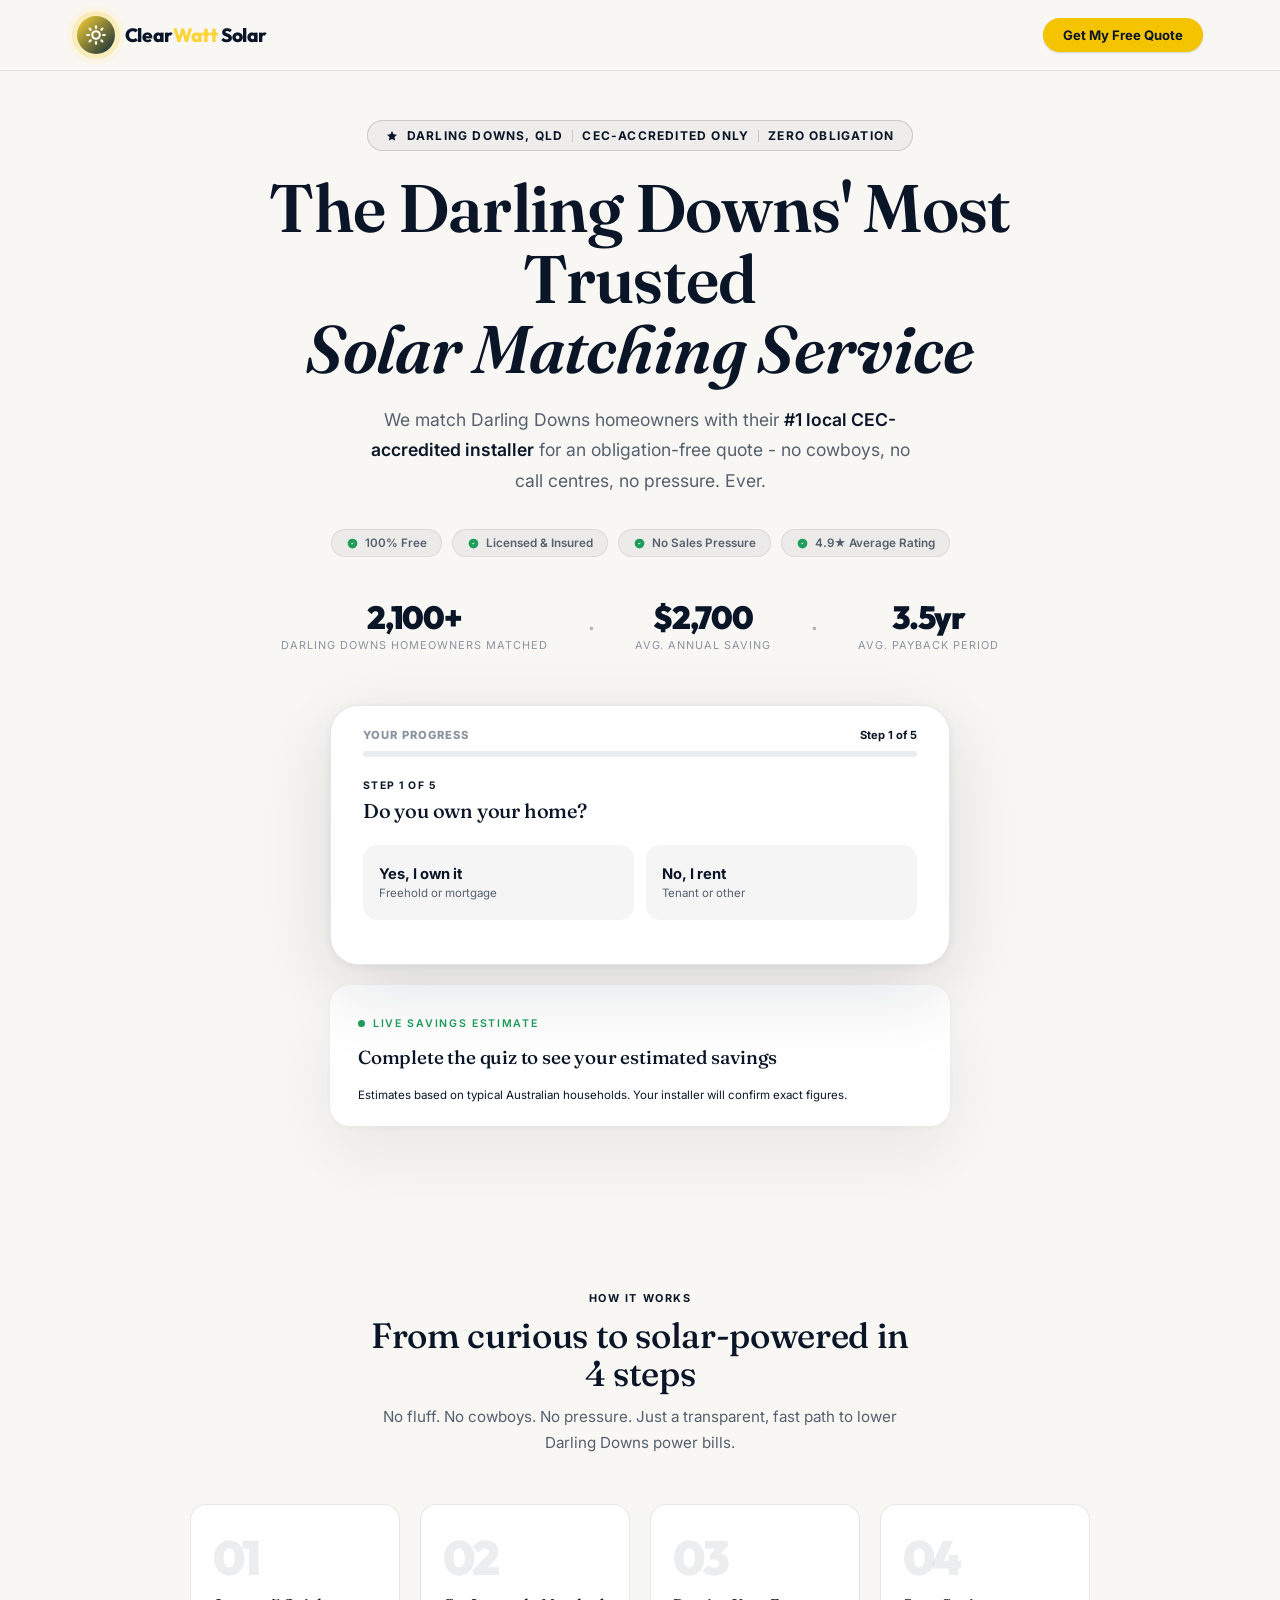
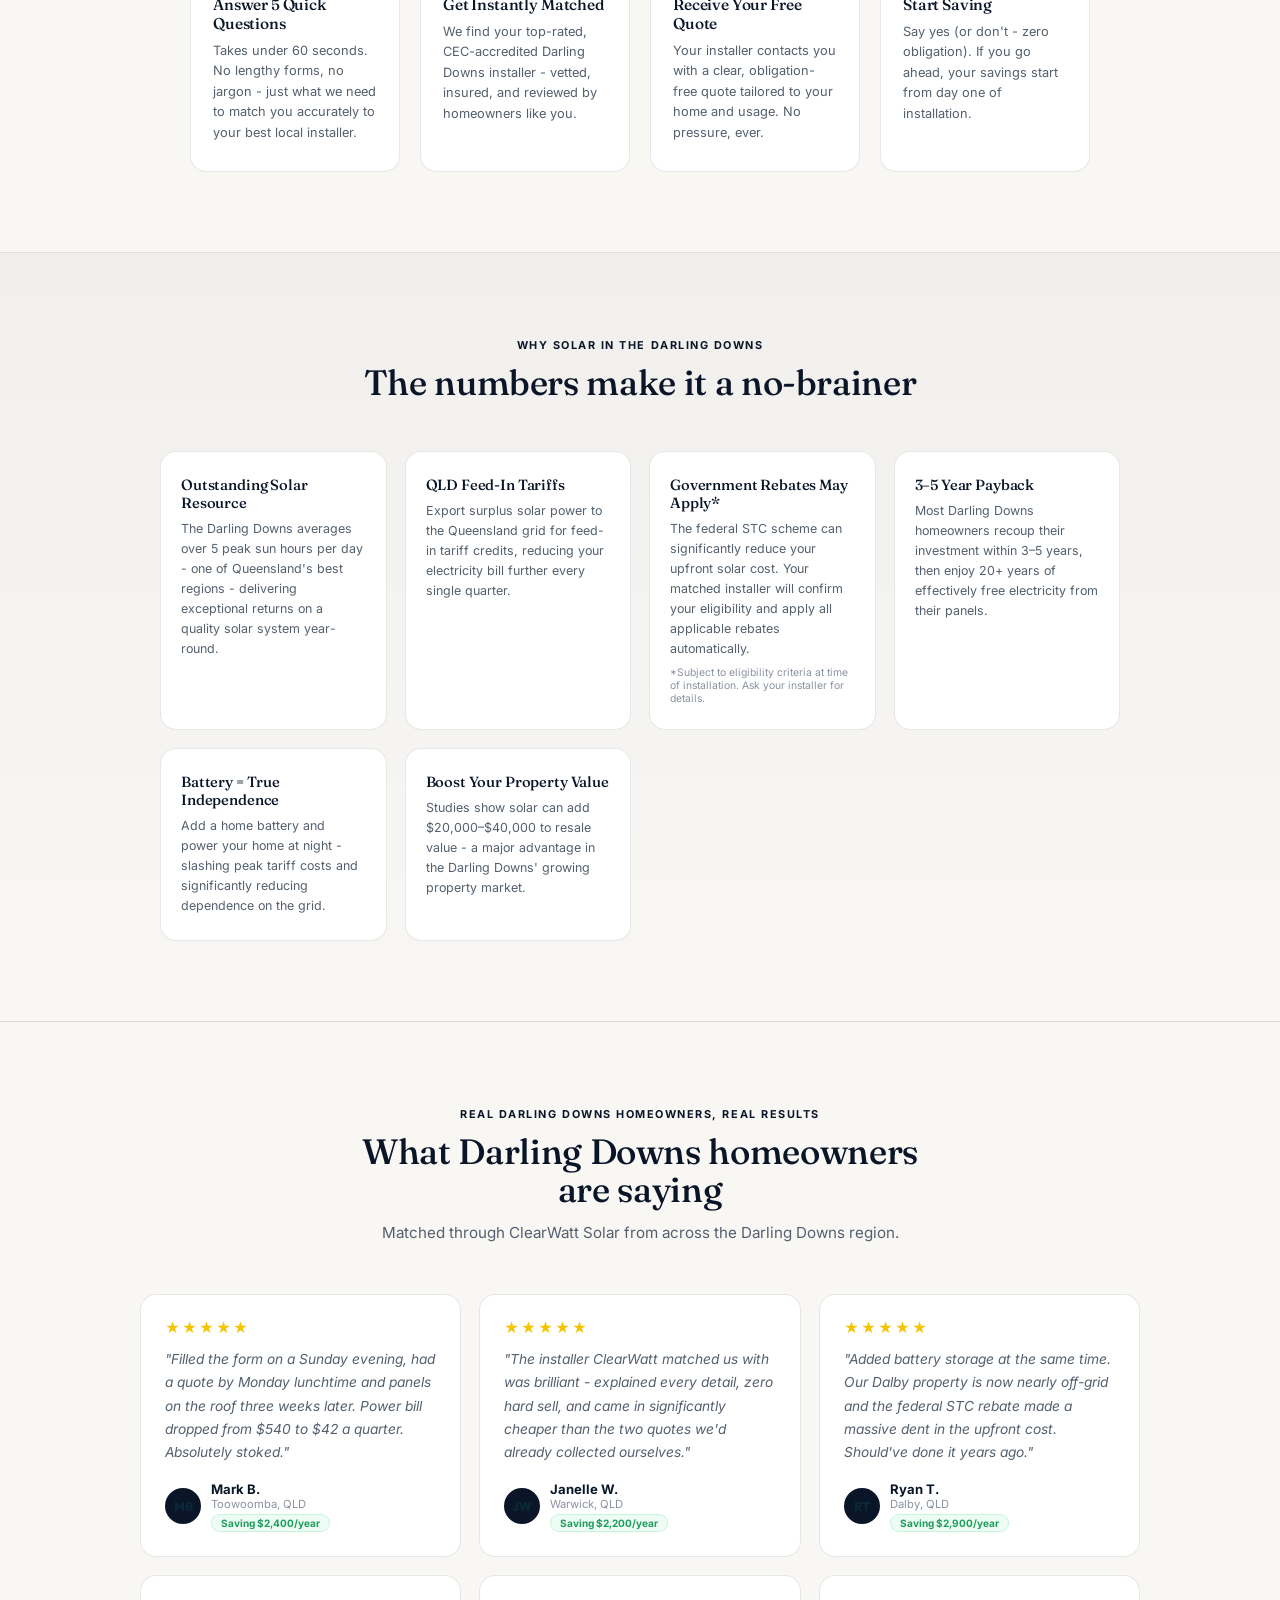
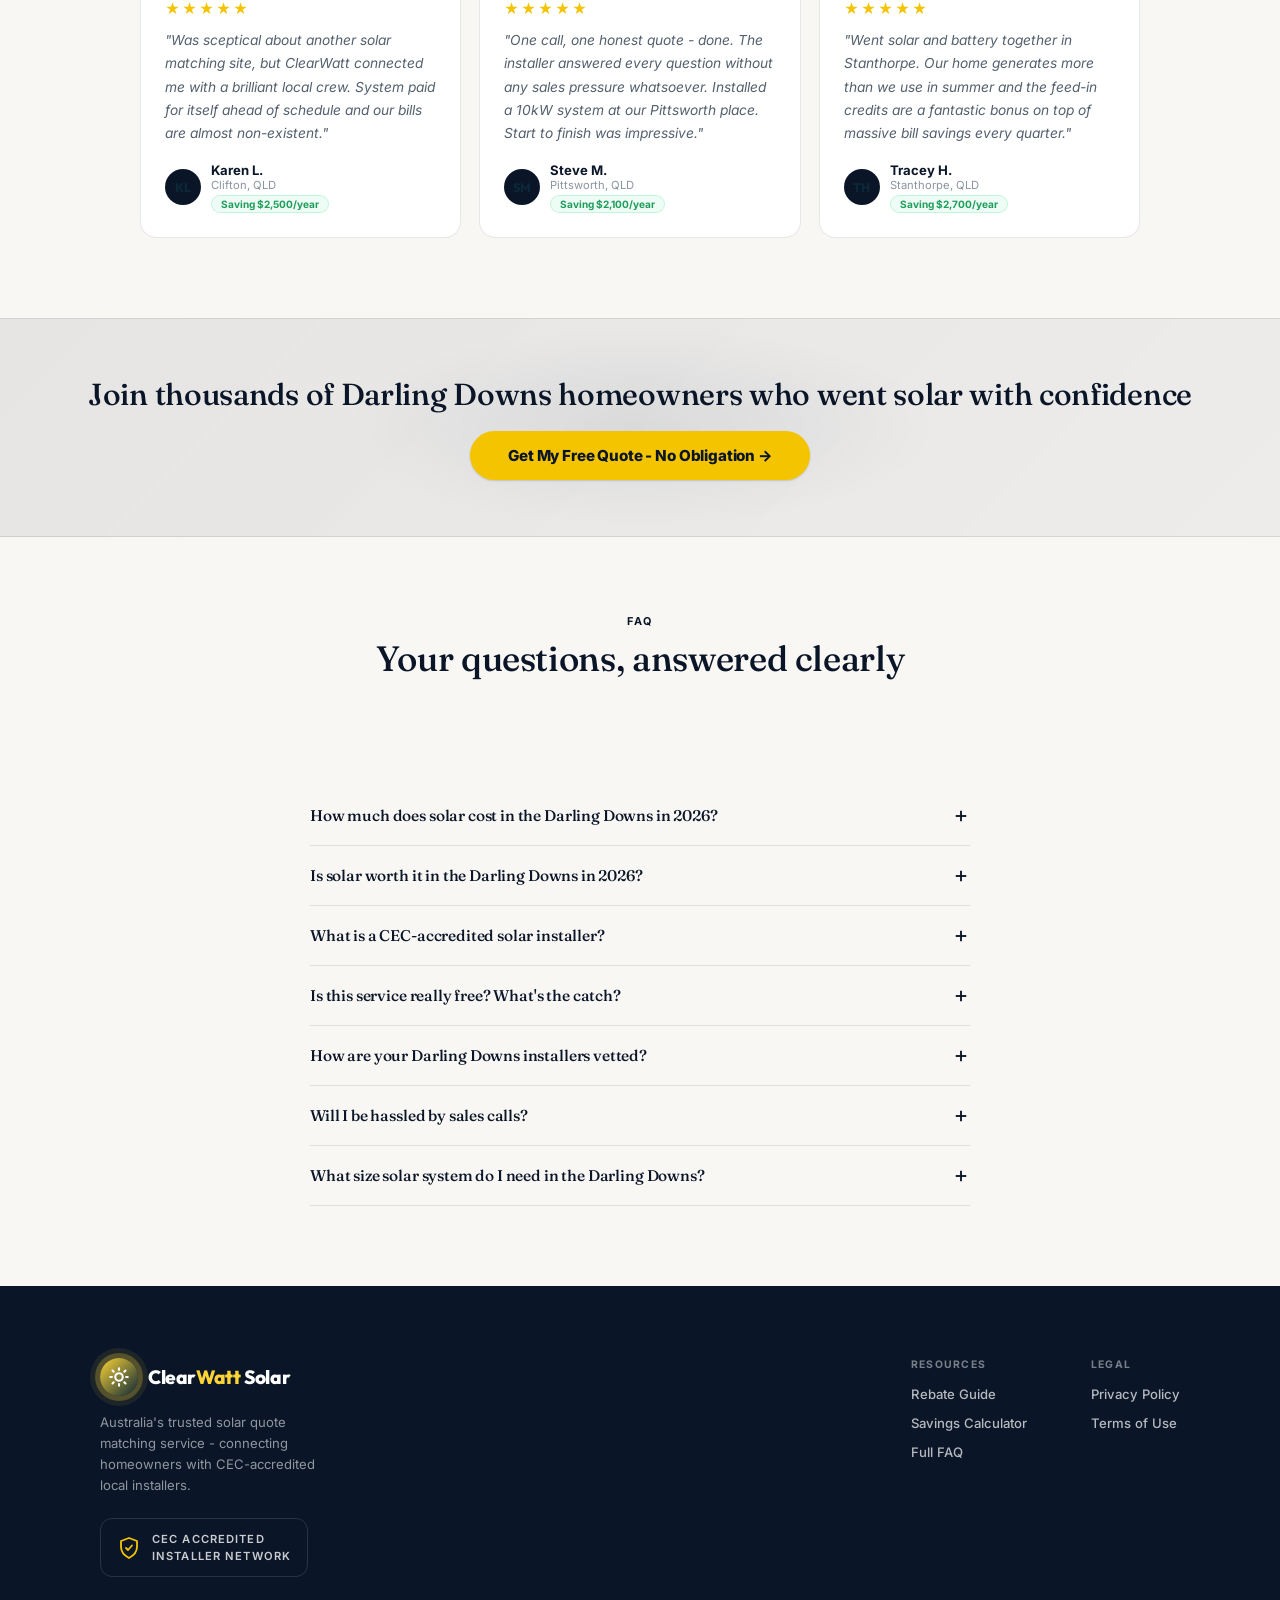
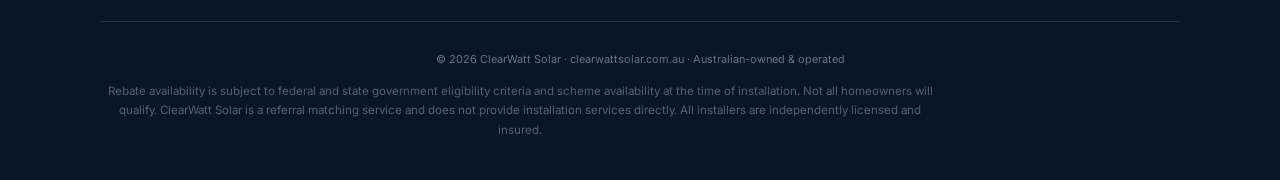
<file: darling-downs.html>
<!DOCTYPE html>
<html lang="en">
<head>
<!-- Google Tag Manager -->
<script>(function(w,d,s,l,i){w[l]=w[l]||[];w[l].push({'gtm.start':
new Date().getTime(),event:'gtm.js'});var f=d.getElementsByTagName(s)[0],
j=d.createElement(s),dl=l!='dataLayer'?'&l='+l:'';j.async=true;j.src=
'https://www.googletagmanager.com/gtm.js?id='+i+dl;f.parentNode.insertBefore(j,f);
})(window,document,'script','dataLayer','GTM-T3FCNT9K');</script>
<!-- End Google Tag Manager -->
<meta charset="UTF-8">
<meta name="viewport" content="width=device-width, initial-scale=1.0">
<title>ClearWatt Solar Darling Downs – Free Solar Quote | QLD Solar Savings</title>
<meta name="description" content="Get a free, obligation-free solar quote matched with a CEC-accredited Darling Downs installer. Toowoomba homeowners save an average of $2,700/year. No cowboys, no call centres." />
<link rel="canonical" href="https://clearwattsolar.com.au/darling-downs" />
<meta property="og:type" content="website" />
<meta property="og:title" content="ClearWatt Solar Darling Downs – Crystal Clear Solar Quotes for QLD" />
<meta property="og:description" content="Free obligation-free solar quotes for Darling Downs homeowners. CEC-accredited local installers only. Takes 60 seconds." />

<link rel="preconnect" href="https://fonts.googleapis.com">
<link rel="preconnect" href="https://fonts.gstatic.com" crossorigin>
<link href="https://fonts.googleapis.com/css2?family=Fraunces:ital,opsz,wght@0,9..144,400;0,9..144,500;0,9..144,600;1,9..144,500;1,9..144,600&family=Inter:wght@400;500;600;700&family=Outfit:wght@600;700;800;900&display=swap" rel="stylesheet">
<!-- Live savings estimate panel (additive, new file) -->
<link rel="stylesheet" href="/savings-panel.css">


<!-- Google tag (gtag.js) -->
<script async src="https://www.googletagmanager.com/gtag/js?id=G-W0NM149JDY"></script>
<script>
  window.dataLayer = window.dataLayer || [];
  function gtag(){dataLayer.push(arguments);}
  gtag('js', new Date()); gtag('config', 'G-W0NM149JDY');
</script>

<!-- Meta Pixel -->
<script>
!function(f,b,e,v,n,t,s){if(f.fbq)return;n=f.fbq=function(){n.callMethod?
n.callMethod.apply(n,arguments):n.queue.push(arguments)};if(!f._fbq)f._fbq=n;
n.push=n;n.loaded=!0;n.version='2.0';n.queue=[];t=b.createElement(e);t.async=!0;
t.src=v;s=b.getElementsByTagName(e)[0];s.parentNode.insertBefore(t,s)}(window,
document,'script','https://connect.facebook.net/en_US/fbevents.js');
fbq('init','1692791048547338'); fbq('track','PageView');
</script>

<!-- Structured Data -->
<script type="application/ld+json">
{
  "@context":"https://schema.org","@type":"Service",
  "name":"Free Solar Quotes Darling Downs",
  "provider":{"@type":"Organization","name":"ClearWatt Solar","url":"https://clearwattsolar.com.au","areaServed":{"@type":"City","name":"Darling Downs"}},
  "serviceType":"Solar Installation Quote",
  "offers":{"@type":"Offer","price":"0","priceCurrency":"AUD","description":"Free, obligation-free solar quotes from CEC-accredited Darling Downs installers."}
}
</script>
<script type="application/ld+json">
{"@context":"https://schema.org","@type":"FAQPage","mainEntity":[
{"@type":"Question","name":"How much does solar cost in the Darling Downs in 2026?","acceptedAnswer":{"@type":"Answer","text":"A quality 6.6kW system in the Darling Downs typically costs $4,000–$7,000 after federal STC rebates in 2026, depending on your suburb, panel brand, and installer."}},
{"@type":"Question","name":"Is solar worth it in the Darling Downs in 2026?","acceptedAnswer":{"@type":"Answer","text":"Yes – the Darling Downs enjoys outstanding solar irradiance and QLD's electricity tariffs make solar one of the best financial decisions for homeowners. Average payback 3–5 years, annual savings $2,200–$3,100."}}
]}
</script>

<style>
*,*::before,*::after{box-sizing:border-box;margin:0;padding:0}
:root{
  --bg:#F9F7F4;
  --surface:#FFFFFF;
  --surface2:#F3EFE8;
  --border:rgba(10,22,40,0.10);
  --border2:rgba(10,22,40,0.16);
  --cyan:#0A1628;
  --cyan-dark:#0A1628;
  --cyan-glow:rgba(10,22,40,0.06);
  --cyan-pale:rgba(10,22,40,0.04);
  --gold:#F5C400;
  --gold-dark:#0A1628;
  --white:#0A1628;
  --muted:#54606E;
  --muted2:#8A93A0;
  --green:#1E9E5A;
  --red:#C0392B;
  --orange:#F5C400;
  --radius:16px;
  --navy:#0A1628;
  --serif:'Fraunces',Georgia,'Times New Roman',serif;
  --sans:'Inter',-apple-system,BlinkMacSystemFont,'Segoe UI',sans-serif;
}

html{scroll-behavior:smooth}
body{
  font-family:'Outfit',sans-serif;
  color:var(--white);
  background:var(--bg);
  overflow-x:hidden;
}

body::before{
  content:'';position:fixed;inset:0;
  background:
    radial-gradient(ellipse 80% 60% at 70% -10%, rgba(10,22,40,0.07) 0%, transparent 60%),
    radial-gradient(ellipse 60% 40% at -10% 80%, rgba(11,39,56,0.05) 0%, transparent 60%),
    radial-gradient(ellipse 40% 30% at 50% 110%, rgba(10,22,40,0.04) 0%, transparent 60%);
  pointer-events:none;z-index:0;
}

/* ═══ NAV ═══ */
nav{
  position:fixed;top:0;left:0;right:0;z-index:100;
  display:flex;align-items:center;justify-content:space-between;
  padding:16px 6vw;
  background:rgba(249,247,244,0.9);
  backdrop-filter:blur(20px);
  border-bottom:1px solid var(--border);
}
.logo{display:flex;align-items:center;gap:10px;text-decoration:none}
.logo-sun{width:38px;height:38px;background:linear-gradient(135deg,#0A1628,#0b2738);border-radius:50%;display:flex;align-items:center;justify-content:center;box-shadow:0 0 0 5px rgba(10,22,40,0.25),0 0 0 10px rgba(10,22,40,0.08);animation:pulse-sun 3s ease-in-out infinite;flex-shrink:0}
.logo-sun svg{width:20px;height:20px}
@keyframes pulse-sun{0%,100%{box-shadow:0 0 0 5px rgba(10,22,40,0.25),0 0 0 10px rgba(10,22,40,0.08)}50%{box-shadow:0 0 0 8px rgba(10,22,40,0.3),0 0 0 16px rgba(10,22,40,0.05)}}
.logo-text{font-family:'Outfit',sans-serif;font-weight:800;font-size:1.2rem;color:var(--white);letter-spacing:-0.02em}
.logo-text span{color:var(--cyan)}
.nav-right{display:flex;align-items:center;gap:14px}
.nav-badge{
  display:flex;align-items:center;gap:6px;
  background:rgba(34,212,122,0.1);border:1px solid rgba(34,212,122,0.25);
  border-radius:50px;padding:5px 13px;font-size:0.72rem;font-weight:700;
  color:#22d47a;letter-spacing:0.04em;
}
.nav-badge::before{content:'';width:6px;height:6px;background:#22d47a;border-radius:50%;animation:blink 2s ease-in-out infinite}
@keyframes blink{0%,100%{opacity:1}50%{opacity:0.3}}
.nav-cta{
  background:linear-gradient(135deg, var(--cyan), var(--cyan-dark));
  color:#0b2738;font-weight:700;font-size:0.82rem;
  padding:9px 20px;border-radius:50px;text-decoration:none;
  box-shadow:0 4px 20px rgba(10,22,40,0.25);
  transition:transform 0.2s,box-shadow 0.2s;
}
.nav-cta:hover{transform:translateY(-1px);box-shadow:0 6px 28px rgba(10,22,40,0.38)}

/* ═══ HERO ═══ */
.hero{
  min-height:100vh;padding:120px 6vw 80px;
  position:relative;z-index:1;
  display:flex;flex-direction:column;align-items:center;justify-content:center;
}

.hero-lines{
  position:absolute;inset:0;pointer-events:none;overflow:hidden;
  background-image:
    linear-gradient(rgba(10,22,40,0.04) 1px, transparent 1px),
    linear-gradient(90deg, rgba(10,22,40,0.04) 1px, transparent 1px);
  background-size:60px 60px;
  -webkit-mask-image:radial-gradient(ellipse 80% 80% at 50% 50%, black 30%, transparent 80%);
  mask-image:radial-gradient(ellipse 80% 80% at 50% 50%, black 30%, transparent 80%);
}

.hero-eyebrow{
  display:inline-flex;align-items:center;gap:9px;
  border:1px solid var(--border2);border-radius:50px;
  padding:7px 18px;margin-bottom:22px;font-size:0.75rem;font-weight:700;
  color:var(--cyan);letter-spacing:0.1em;text-transform:uppercase;
  background:var(--cyan-pale);
  animation:fadeSlideUp 0.6s ease forwards;
}
.hero-eyebrow .divider{width:1px;height:12px;background:var(--border2)}

.hero-h1{
  font-family:'Outfit',sans-serif;font-weight:900;
  font-size:clamp(2.4rem, 5.5vw, 4.2rem);
  line-height:1.05;letter-spacing:-0.04em;
  text-align:center;max-width:820px;
  margin-bottom:20px;
  animation:fadeSlideUp 0.7s ease 0.1s both;
}
.hero-h1 .line1{display:block;color:var(--white)}
.hero-h1 .line2{
  display:block;
  background:linear-gradient(90deg, var(--cyan), var(--gold));
  -webkit-background-clip:text;-webkit-text-fill-color:transparent;background-clip:text;
  font-family:'Lora',serif;font-style:italic;font-weight:600;
}

.hero-sub{
  text-align:center;font-size:clamp(0.95rem, 2vw, 1.1rem);
  color:var(--muted);line-height:1.75;max-width:560px;
  margin-bottom:32px;
  animation:fadeSlideUp 0.7s ease 0.2s both;
}
.hero-sub strong{color:var(--white);font-weight:600}

/* TRUST PILLS ROW */
.trust-row{
  display:flex;justify-content:center;gap:10px;flex-wrap:wrap;
  margin-bottom:44px;
  animation:fadeSlideUp 0.7s ease 0.3s both;
}
.trust-pill{
  display:flex;align-items:center;gap:6px;
  background:rgba(10,22,40,0.05);border:1px solid rgba(0,0,0,0.07);
  border-radius:50px;padding:6px 14px;font-size:0.73rem;font-weight:600;color:var(--muted);
}
.trust-pill svg{width:13px;height:13px;color:var(--green);flex-shrink:0}

/* STAT ROW */
.stat-row{
  display:flex;justify-content:center;gap:40px;flex-wrap:wrap;
  animation:fadeSlideUp 0.7s ease 0.35s both;margin-bottom:52px;
}
.stat-item{text-align:center}
.stat-num{
  display:block;font-family:'Outfit',sans-serif;font-weight:900;
  font-size:2rem;letter-spacing:-0.04em;color:var(--cyan);line-height:1;
}
.stat-sep{color:rgba(10,22,40,0.3);font-size:1.8rem;display:flex;align-items:center}
.stat-label{font-size:0.68rem;color:var(--muted2);text-transform:uppercase;letter-spacing:0.09em;margin-top:3px}

@keyframes fadeSlideUp{
  from{opacity:0;transform:translateY(20px)}
  to{opacity:1;transform:translateY(0)}
}

/* ═══ SURVEY CARD ═══ */
.survey-wrap{
  width:100%;max-width:620px;
  animation:fadeSlideUp 0.8s ease 0.45s both;
  position:relative;z-index:5;
}
.survey-card{
  background:#ffffff;
  border:1.5px solid rgba(10,22,40,0.1);
  border-radius:28px;
  box-shadow:0 24px 80px rgba(10,22,40,0.13), 0 2px 12px rgba(10,22,40,0.06);
  overflow:hidden;
  position:relative;
}
.survey-card::before{
  content:'';position:absolute;top:0;left:0;right:0;height:5px;
  background:linear-gradient(90deg,var(--gold),var(--cyan),var(--cyan-dark));
}

/* PROGRESS */
.survey-progress{padding:22px 32px 14px}
.progress-meta{
  display:flex;justify-content:space-between;align-items:center;margin-bottom:9px;
}
.progress-label{font-size:0.7rem;font-weight:800;letter-spacing:0.1em;text-transform:uppercase;color:var(--muted2)}
.progress-count{font-size:0.7rem;font-weight:700;color:var(--cyan)}
.prog-outer{height:6px;background:rgba(10,22,40,0.08);border-radius:100px;overflow:hidden}
.prog-inner{
  height:100%;width:0%;
  background:linear-gradient(90deg,var(--gold),var(--cyan));
  border-radius:100px;
  transition:width 0.5s cubic-bezier(0.34,1.56,0.64,1);
}

/* STEP DOTS */
.dot-row{display:flex;justify-content:center;align-items:center;gap:8px;padding:12px 0 0}
.sdot{width:7px;height:7px;border-radius:50%;background:rgba(11,39,56,0.1);transition:all 0.3s ease}
.sdot.active{background:var(--cyan);transform:scale(1.4);box-shadow:0 0 8px rgba(10,22,40,0.5)}
.sdot.done{background:var(--green)}

/* CARD BODY */
.card-body{padding:8px 32px 32px}
@media(max-width:480px){.card-body{padding:4px 18px 26px}.survey-progress{padding:20px 18px 12px}}

/* STEPS */
.step{display:none}
.step.active{display:block;animation:stepIn 0.35s ease}
@keyframes stepIn{from{opacity:0;transform:translateX(18px)}to{opacity:1;transform:translateX(0)}}

.step-label{font-size:0.65rem;font-weight:700;color:var(--cyan);text-transform:uppercase;letter-spacing:0.14em;margin-bottom:7px}
.step h3{font-family:'Outfit',sans-serif;font-weight:800;font-size:1.25rem;color:var(--white);letter-spacing:-0.02em;margin-bottom:22px;line-height:1.2}

/* CHOICE GRID */
.choice-grid{display:grid;grid-template-columns:1fr 1fr;gap:12px;margin-bottom:12px}
.choice-grid.one-col{grid-template-columns:1fr}
@media(max-width:440px){.choice-grid{grid-template-columns:1fr}}

.choice-card{
  border:2px solid transparent;border-radius:14px;padding:18px 14px;
  cursor:pointer;transition:all 0.18s ease;
  background:rgba(10,22,40,0.04);
  position:relative;overflow:hidden;user-select:none;
}
.choice-card::before{content:'';position:absolute;inset:0;background:linear-gradient(135deg, rgba(10,22,40,0.06), rgba(10,22,40,0.04));opacity:0;transition:opacity 0.18s}
.choice-card:hover{border-color:rgba(10,22,40,0.35);transform:translateY(-1px);box-shadow:0 6px 20px rgba(10,22,40,0.12)}
.choice-card:hover::before{opacity:1}
.choice-card.selected{border-color:var(--cyan);background:#ffffff;box-shadow:0 8px 28px rgba(10,22,40,0.2)}
.choice-card.selected::before{opacity:1}
.choice-card.selected::after{content:'✓';position:absolute;top:9px;right:11px;width:22px;height:22px;background:var(--cyan);color:#ffffff;border-radius:50%;font-size:0.68rem;font-weight:900;display:flex;align-items:center;justify-content:center;line-height:22px}
.choice-card.disq-card:hover{border-color:rgba(255,71,87,0.5)}
.choice-card.disq-card.selected{border-color:var(--red);background:#ffffff}
.choice-card.disq-card.selected::after{background:var(--red)}

.cc-icon{font-size:2rem;margin-bottom:10px;display:block}
.cc-title{font-weight:700;font-size:0.92rem;color:var(--white);margin-bottom:3px}
.cc-sub{font-size:0.72rem;color:var(--muted)}

/* HORIZONTAL CHOICE */
.choice-h{
  display:flex;align-items:center;gap:14px;
  border:2px solid transparent;border-radius:14px;padding:15px 16px;
  cursor:pointer;transition:all 0.18s ease;
  background:rgba(10,22,40,0.04);
  position:relative;overflow:hidden;user-select:none;
}
.choice-h:hover{border-color:rgba(10,22,40,0.35);transform:translateY(-1px);box-shadow:0 6px 20px rgba(10,22,40,0.12)}
.choice-h.selected{border-color:var(--cyan);background:#ffffff;box-shadow:0 8px 28px rgba(10,22,40,0.2)}
.choice-h.selected::after{content:'✓';position:absolute;top:50%;right:14px;transform:translateY(-50%);width:22px;height:22px;background:var(--cyan);color:#ffffff;border-radius:50%;font-size:0.68rem;font-weight:900;display:flex;align-items:center;justify-content:center;line-height:22px}
.ch-icon{font-size:1.5rem;flex-shrink:0}
.ch-body{flex:1}
.ch-title{font-weight:700;font-size:0.92rem;color:var(--white)}
.ch-sub{font-size:0.72rem;color:var(--muted);margin-top:2px}
.ch-badge{background:rgba(10,22,40,0.12);border:1px solid rgba(10,22,40,0.25);border-radius:50px;padding:3px 10px;font-size:0.65rem;font-weight:700;color:var(--gold);white-space:nowrap;flex-shrink:0;margin-right:26px}

/* INSIGHT BOX */
.insight{
  display:flex;gap:11px;align-items:flex-start;
  background:rgba(10,22,40,0.05);border:1px solid rgba(10,22,40,0.12);
  border-radius:12px;padding:13px 15px;margin-bottom:20px;
}
.insight-icon{font-size:1.2rem;flex-shrink:0;line-height:1.2}
.insight p{font-size:0.78rem;color:var(--muted);line-height:1.55}
.insight strong{color:var(--cyan);font-weight:700}

/* POSTCODE CHIP */
.suburb-chip{display:inline-flex;align-items:center;gap:6px;margin-top:8px;font-size:0.72rem;font-weight:700;padding:5px 14px;border-radius:50px;transition:all 0.25s}
.suburb-chip.loading{background:rgba(11,39,56,0.04);border:1px solid var(--border);color:var(--muted2)}
.suburb-chip.found{background:rgba(34,212,122,0.08);border:1px solid rgba(34,212,122,0.25);color:var(--green)}
.suburb-chip.no-coverage{background:rgba(10,22,40,0.08);border:1px solid rgba(10,22,40,0.22);color:var(--cyan-dark)}
.suburb-chip.error{background:rgba(11,39,56,0.04);border:1px solid var(--border);color:var(--muted2)}

/* MATCH NOTICE */
.match-notice{
  display:flex;gap:12px;align-items:flex-start;
  background:rgba(34,212,122,0.06);border:1px solid rgba(34,212,122,0.15);
  border-radius:12px;padding:14px 16px;margin-bottom:20px;
}
.match-notice .mn-icon{font-size:1.5rem;flex-shrink:0}
.match-notice p{font-size:0.78rem;color:var(--muted);line-height:1.55}
.match-notice strong{color:var(--green);font-weight:700}

/* FORM FIELDS */
.field-wrap{margin-bottom:14px}
.field-wrap label{display:block;font-size:0.72rem;font-weight:700;color:var(--muted);text-transform:uppercase;letter-spacing:0.08em;margin-bottom:6px}
.field-wrap input{
  width:100%;background:rgba(10,22,40,0.05);
  border:1.5px solid rgba(0,0,0,0.07);
  border-radius:10px;padding:12px 14px;
  font-family:'Outfit',sans-serif;font-size:0.92rem;color:var(--white);
  outline:none;transition:border-color 0.2s,box-shadow 0.2s;
}
.field-wrap input::placeholder{color:var(--muted2)}
.field-wrap input:focus{border-color:rgba(10,22,40,0.5);box-shadow:0 0 0 3px rgba(10,22,40,0.08)}
.field-wrap input.err-field{border-color:rgba(255,71,87,0.6)}
.err-msg{color:var(--red);font-size:0.7rem;margin-top:4px;display:none}
.field-row{display:grid;grid-template-columns:1fr 1fr;gap:12px}
@media(max-width:460px){.field-row{grid-template-columns:1fr}}

/* CONSENT WRAP */
.consent-wrap{
  display:flex;gap:10px;align-items:flex-start;
  background:rgba(10,22,40,0.05);border:1.5px solid rgba(10,22,40,0.1);
  border-radius:12px;padding:12px 14px;margin-bottom:16px;
}
.consent-wrap input[type=checkbox]{
  width:16px;height:16px;flex-shrink:0;margin-top:2px;
  accent-color:var(--cyan);cursor:pointer;
}
.consent-wrap label{
  font-size:0.73rem;color:var(--muted);line-height:1.6;cursor:pointer;
}
.consent-wrap a{color:var(--cyan-dark);text-decoration:none}
.consent-wrap a:hover{text-decoration:underline}

/* RENTER MESSAGE */
#renter-msg{display:none;text-align:center;padding:16px 0 8px}
.renter-icon{font-size:3rem;margin-bottom:14px}
.renter-msg-title{font-family:'Outfit',sans-serif;font-weight:800;font-size:1.1rem;color:var(--white);margin-bottom:10px;letter-spacing:-0.02em}
.renter-box{background:rgba(10,22,40,0.05);border:1px solid var(--border);border-radius:12px;padding:14px;margin-top:16px;font-size:0.78rem;color:var(--muted);line-height:1.6}

/* BTN */
.btn-next{
  width:100%;border:none;border-radius:50px;
  padding:16px 28px;font-family:'Outfit',sans-serif;
  font-size:1rem;font-weight:800;cursor:pointer;
  background:linear-gradient(135deg, var(--cyan), var(--cyan-dark));
  color:#0b2738;letter-spacing:-0.01em;
  box-shadow:0 6px 28px rgba(10,22,40,0.3);
  transition:all 0.25s ease;position:relative;overflow:hidden;
}
.btn-next::before{content:'';position:absolute;inset:0;background:linear-gradient(135deg, rgba(255,255,255,0.15), transparent);opacity:0;transition:opacity 0.2s}
.btn-next:hover{transform:translateY(-2px);box-shadow:0 10px 36px rgba(10,22,40,0.42)}
.btn-next:hover::before{opacity:1}
.btn-next:disabled{opacity:0.4;cursor:not-allowed;transform:none;box-shadow:0 4px 18px rgba(10,22,40,0.15)}
.btn-back{
  display:flex;align-items:center;gap:5px;margin-top:11px;
  background:none;border:none;color:var(--muted2);font-family:'Outfit',sans-serif;
  font-size:0.78rem;font-weight:600;cursor:pointer;padding:0;transition:color 0.2s;
}
.btn-back:hover{color:var(--muted)}
.btn-back svg{width:13px;height:13px}

/* PRIVACY NOTE */
.priv-note{text-align:center;font-size:0.68rem;color:var(--muted2);margin-top:12px;display:flex;align-items:flex-start;justify-content:center;gap:5px;line-height:1.55}
.priv-note svg{width:11px;height:11px;color:var(--green);flex-shrink:0;margin-top:1px}

/* ═══ BELOW THE FOLD ═══ */
.hiw-section{padding:80px 6vw;position:relative;z-index:1}
.section-head{text-align:center;max-width:560px;margin:0 auto 48px}
.section-eyebrow{display:inline-block;font-size:0.68rem;font-weight:700;color:var(--cyan);text-transform:uppercase;letter-spacing:0.14em;margin-bottom:12px}
.section-h2{font-family:'Outfit',sans-serif;font-weight:900;font-size:clamp(1.6rem,3vw,2.2rem);color:var(--white);letter-spacing:-0.04em;line-height:1.1;margin-bottom:10px}
.section-sub{font-size:0.95rem;color:var(--muted);line-height:1.7}

.hiw-grid{display:grid;grid-template-columns:repeat(auto-fit,minmax(200px,1fr));gap:20px;max-width:900px;margin:0 auto}
.hiw-card{background:var(--surface);border:1px solid var(--border);border-radius:var(--radius);padding:28px 22px;position:relative;overflow:hidden;transition:transform 0.25s,border-color 0.25s}
.hiw-card:hover{transform:translateY(-4px);border-color:var(--border2)}
.hiw-card::before{content:'';position:absolute;top:0;left:0;right:0;height:2px;background:linear-gradient(90deg,var(--cyan),var(--gold));transform:scaleX(0);transform-origin:left;transition:transform 0.35s}
.hiw-card:hover::before{transform:scaleX(1)}
.hiw-num{font-family:'Outfit',sans-serif;font-size:3rem;font-weight:900;color:rgba(10,22,40,0.08);line-height:1;margin-bottom:14px;letter-spacing:-0.06em}
.hiw-card h4{font-family:'Outfit',sans-serif;font-weight:800;font-size:0.97rem;color:var(--white);margin-bottom:8px}
.hiw-card p{font-size:0.8rem;color:var(--muted);line-height:1.6}

/* FACTS */
.facts-section{background:linear-gradient(180deg, rgba(10,22,40,0.03) 0%, transparent 100%);border-top:1px solid var(--border);border-bottom:1px solid var(--border);padding:80px 6vw;position:relative;z-index:1}
.facts-grid{display:grid;grid-template-columns:repeat(auto-fit,minmax(220px,1fr));gap:18px;max-width:960px;margin:0 auto}
.fact-card{background:var(--surface);border:1px solid var(--border);border-radius:var(--radius);padding:24px 20px}
.fact-icon{font-size:1.7rem;margin-bottom:12px;display:block}
.fact-card h4{font-family:'Outfit',sans-serif;font-weight:700;font-size:0.92rem;color:var(--cyan);margin-bottom:7px}
.fact-card p{font-size:0.78rem;color:var(--muted);line-height:1.6}
.fact-asterisk{font-size:0.65rem;color:var(--muted2);margin-top:7px;display:block}

/* REVIEWS */
.reviews-section{padding:80px 6vw;position:relative;z-index:1}
.reviews-grid{display:grid;grid-template-columns:repeat(auto-fit,minmax(260px,1fr));gap:18px;max-width:1000px;margin:0 auto}
.review-card{background:var(--surface);border:1px solid var(--border);border-radius:var(--radius);padding:24px;transition:transform 0.25s,border-color 0.25s}
.review-card:hover{transform:translateY(-3px);border-color:var(--border2)}
.review-stars{color:var(--gold);font-size:0.9rem;letter-spacing:2px;margin-bottom:12px}
.review-text{font-size:0.86rem;color:var(--muted);line-height:1.7;margin-bottom:16px;font-style:italic}
.reviewer{display:flex;align-items:center;gap:10px}
.reviewer-av{width:36px;height:36px;border-radius:50%;flex-shrink:0;background:linear-gradient(135deg,var(--cyan),var(--cyan-dark));display:flex;align-items:center;justify-content:center;font-family:'Outfit',sans-serif;font-weight:800;font-size:0.78rem;color:#0b2738}
.reviewer-name{font-weight:700;font-size:0.82rem;color:var(--white)}
.reviewer-loc{font-size:0.7rem;color:var(--muted2)}
.rev-save{display:inline-block;margin-top:3px;background:rgba(34,212,122,0.08);border:1px solid rgba(34,212,122,0.2);border-radius:50px;padding:2px 9px;font-size:0.63rem;font-weight:700;color:var(--green)}

/* CTA STRIP */
.cta-strip{background:linear-gradient(135deg, rgba(10,22,40,0.08), rgba(11,39,56,0.05));border-top:1px solid var(--border);border-bottom:1px solid var(--border);padding:56px 20px;text-align:center;position:relative;z-index:1;overflow:hidden}
.cta-strip::before{content:'';position:absolute;top:50%;left:50%;transform:translate(-50%,-50%);width:600px;height:200px;background:radial-gradient(ellipse, rgba(10,22,40,0.07) 0%, transparent 70%);pointer-events:none}
.cta-strip h3{font-family:'Outfit',sans-serif;font-weight:900;font-size:clamp(1.3rem,3vw,1.9rem);color:var(--white);letter-spacing:-0.04em;margin-bottom:18px;position:relative;z-index:1}
.cta-btn{display:inline-block;position:relative;z-index:1;background:linear-gradient(135deg,var(--cyan),var(--cyan-dark));color:#0b2738;font-family:'Outfit',sans-serif;font-weight:800;font-size:0.95rem;padding:15px 38px;border-radius:50px;text-decoration:none;box-shadow:0 6px 28px rgba(10,22,40,0.3);transition:all 0.2s;letter-spacing:-0.01em}
.cta-btn:hover{transform:translateY(-2px);box-shadow:0 10px 38px rgba(10,22,40,0.42)}

/* FAQ */
.faq-section{padding:60px 20px 80px;max-width:700px;margin:0 auto;position:relative;z-index:1}
.faq-item{border-bottom:1px solid var(--border);padding:20px 0}
.faq-q{font-family:'Outfit',sans-serif;font-size:0.97rem;font-weight:700;color:var(--white);cursor:pointer;display:flex;justify-content:space-between;align-items:center;gap:14px;letter-spacing:-0.01em}
.faq-q svg{flex-shrink:0;width:18px;height:18px;color:var(--cyan);transition:transform 0.3s}
.faq-a{font-size:0.86rem;color:var(--muted);line-height:1.7;max-height:0;overflow:hidden;transition:max-height 0.35s ease,padding 0.2s}
.faq-item.open .faq-a{max-height:260px;padding-top:10px}
.faq-item.open .faq-q svg{transform:rotate(45deg)}

/* FOOTER */
footer{background:#0b2738;border-top:none;padding:40px 6vw 28px;position:relative;z-index:1}
.footer-inner{max-width:1000px;margin:0 auto;display:flex;justify-content:space-between;align-items:flex-start;flex-wrap:wrap;gap:32px;padding-bottom:28px;border-bottom:1px solid var(--border)}
.footer-brand p{font-size:0.82rem;color:var(--muted2);margin-top:10px;max-width:220px;line-height:1.6}
.footer-col h5{font-size:0.65rem;font-weight:700;color:var(--muted2);text-transform:uppercase;letter-spacing:0.12em;margin-bottom:12px}
.footer-col ul{list-style:none;display:flex;flex-direction:column;gap:9px}
.footer-col a{text-decoration:none;font-size:0.82rem;color:var(--muted);transition:color 0.2s;font-weight:500}
.footer-col a:hover{color:var(--cyan)}
.footer-bottom{max-width:1000px;margin:20px auto 0;font-size:0.68rem;color:var(--muted2);text-align:center;line-height:1.8}

/* LOADING OVERLAY */
.overlay{display:none;position:fixed;inset:0;z-index:999;background:rgba(11,39,56,0.95);align-items:center;justify-content:center;flex-direction:column;gap:16px;backdrop-filter:blur(8px)}
.overlay.show{display:flex}
.spinner{width:44px;height:44px;border:3px solid rgba(10,22,40,0.15);border-top-color:var(--cyan);border-radius:50%;animation:spin 0.75s linear infinite}
@keyframes spin{to{transform:rotate(360deg)}}
.overlay p{font-family:'Outfit',sans-serif;font-weight:700;color:#F9F7F4;font-size:0.95rem;letter-spacing:-0.01em}

/* HAMBURGER */
.hamburger{display:none;flex-direction:column;gap:5px;cursor:pointer;border:none;background:none;padding:6px}
.hamburger span{display:block;width:22px;height:2px;background:var(--muted);border-radius:2px;transition:transform 0.3s,opacity 0.3s}
.hamburger.open span:nth-child(1){transform:translateY(7px) rotate(45deg)}
.hamburger.open span:nth-child(2){opacity:0}
.hamburger.open span:nth-child(3){transform:translateY(-7px) rotate(-45deg)}
.mob-nav{display:none;position:fixed;inset:0;background:var(--bg);z-index:90;padding:80px 6vw 40px;flex-direction:column}
.mob-nav.open{display:flex}
.mob-nav ul{list-style:none;display:flex;flex-direction:column;border-top:1px solid var(--border)}
.mob-nav ul li a{display:block;font-family:'Outfit',sans-serif;font-size:1.1rem;font-weight:700;color:var(--white);text-decoration:none;padding:16px 0;border-bottom:1px solid var(--border);transition:color 0.2s}
.mob-nav ul li a:hover{color:var(--cyan)}
.mob-cta{margin-top:28px}
.mob-cta a{display:block;text-align:center;background:linear-gradient(135deg,var(--cyan),var(--cyan-dark));color:#0b2738;font-family:'Outfit',sans-serif;font-weight:800;font-size:1rem;padding:16px;border-radius:50px;text-decoration:none}

@media(max-width:640px){
  .nav-right .nav-cta{display:none}
  .nav-right .nav-badge{display:none}
  .hamburger{display:flex}
  nav{padding:14px 5vw}
  .hero{padding:100px 5vw 60px}
  .cta-strip h3{font-size:1.3rem}
  .stat-sep{display:none}
}

footer .logo-text{color:#ffffff}
footer .logo-text span{color:var(--cyan)}
footer .footer-col a{color:rgba(255,255,255,0.55)}
footer .footer-col a:hover{color:var(--cyan)}
footer .footer-brand p{color:rgba(255,255,255,0.38)}
footer .footer-col h5{color:rgba(255,255,255,0.35)}
footer .footer-bottom{color:rgba(255,255,255,0.3)}
.footer-inner{border-bottom-color:rgba(255,255,255,0.1)}

/* ===== ClearWatt premium brand alignment ===== */
body{font-family:var(--sans)!important;color:var(--white);background:var(--bg);-webkit-font-smoothing:antialiased}
body::before{display:none!important}
.hero-lines{display:none!important}
h1,h2,h3,h4,.hero-h1,.section-h2,.step h3,.cta-strip h3,.faq-q,.section-h1{font-family:var(--serif)!important;font-weight:500!important;letter-spacing:-0.01em}
.hero-h1{font-weight:600!important}
.hero-h1 .line1{color:var(--white)!important}
.hero-h1 .line2,.section-h2 .line2{background:none!important;-webkit-text-fill-color:initial!important;background-clip:initial!important;-webkit-background-clip:initial!important;color:var(--white)!important;font-family:var(--serif)!important;font-style:italic;font-weight:600!important}
.logo-mark{width:30px;height:30px;flex-shrink:0;color:var(--navy)}
.logo-mark .ray{stroke:var(--navy)}
.logo-mark .core{fill:var(--gold)}
.logo-text{font-family:var(--serif)!important;font-weight:600!important;font-size:1.32rem!important;color:var(--white)!important;letter-spacing:-0.01em}
.logo-text span{color:var(--white)!important}
.logo-sun{background:var(--navy)!important;box-shadow:none!important;animation:none!important}
/* key CTAs in ClearWatt yellow; everything else stays navy */
.nav-cta,.btn-next,.cta-btn,.mob-cta a{background:var(--gold)!important;background-image:none!important;color:#0A1628!important;border:none!important;box-shadow:0 1px 2px rgba(10,22,40,0.16)!important;border-radius:999px!important;font-family:var(--sans)!important;text-shadow:none!important}
.nav-cta:hover,.btn-next:hover,.cta-btn:hover,.mob-cta a:hover{background:#FFD11A!important}
#postcodeBtn{background:var(--navy)!important;color:#fff!important}
#postcodeBtn:hover{background:#11233B!important}
.btn-next:disabled{opacity:0.45!important;box-shadow:none!important}
.survey-card::before{display:none!important}
.prog-inner{background:var(--navy)!important;background-image:none!important}
.review-stars{color:var(--gold)!important}
/* footer */
footer{background:var(--navy)!important;padding:72px 6vw 40px!important}
.footer-inner{display:flex!important;justify-content:space-between;flex-wrap:wrap;gap:48px;max-width:1080px;margin:0 auto;padding-bottom:44px;border-bottom:1px solid rgba(255,255,255,0.12)!important}
.footer-brand{max-width:300px}
.footer-brand .logo-text,.footer-brand .logo-text span{color:#fff!important}
.footer-brand .logo-mark{color:#fff}
.footer-brand .logo-mark .ray{stroke:#fff}
.footer-brand .logo-mark .core{fill:var(--gold)}
.footer-brand p{color:rgba(255,255,255,0.55)!important;margin-top:16px}
.footer-cols{display:flex;gap:64px;flex-wrap:wrap}
.footer-col h5{color:rgba(255,255,255,0.45)!important}
.footer-col a{color:rgba(255,255,255,0.7)!important}
.footer-col a:hover{color:#fff!important}
.footer-bottom{color:rgba(255,255,255,0.4)!important;max-width:1080px;margin:28px auto 0}
.footer-disclaimer{margin-top:12px;font-size:0.72rem;color:rgba(255,255,255,0.32);max-width:840px;line-height:1.7}
.cec-badge{display:inline-flex;align-items:center;gap:11px;margin-top:22px;border:1px solid rgba(255,255,255,0.12);border-radius:12px;padding:12px 16px}
.cec-badge svg{width:24px;height:24px;color:var(--gold);flex-shrink:0}
.cec-badge-txt{font-size:0.7rem;font-weight:600;letter-spacing:0.1em;text-transform:uppercase;color:rgba(255,255,255,0.78);line-height:1.45}
.overlay{background:rgba(10,22,40,0.94)!important}
.spinner{border-top-color:var(--gold)!important}
.overlay p{color:#fff!important;font-family:var(--sans)!important}

/* ===== original ClearWatt logo restored ===== */
.logo-mark{display:none!important}
.logo-sun{width:38px!important;height:38px!important;background:linear-gradient(135deg,#fcd435,#0b2738)!important;border-radius:50%!important;display:flex!important;align-items:center!important;justify-content:center!important;box-shadow:0 0 0 5px rgba(252,212,53,0.25),0 0 0 10px rgba(252,212,53,0.08)!important;animation:pulse-sun 3s ease-in-out infinite!important;flex-shrink:0!important;padding:0!important}
.logo-sun svg{width:20px!important;height:20px!important;display:block!important}
@keyframes pulse-sun{0%,100%{box-shadow:0 0 0 5px rgba(252,212,53,0.25),0 0 0 10px rgba(252,212,53,0.08)}50%{box-shadow:0 0 0 8px rgba(252,212,53,0.3),0 0 0 16px rgba(252,212,53,0.05)}}
.logo-text{font-family:'Outfit',sans-serif!important;font-weight:800!important;font-size:1.2rem!important;color:#0A1628!important;letter-spacing:-0.02em!important}
.logo-text span{color:#fcd435!important}
footer .logo-text,.footer-brand .logo-text{color:#ffffff!important}
footer .logo-text span,.footer-brand .logo-text span{color:#fcd435!important}
</style>
</head>
<body>
<!-- Google Tag Manager (noscript) -->
<noscript><iframe src="https://www.googletagmanager.com/ns.html?id=GTM-T3FCNT9K"
height="0" width="0" style="display:none;visibility:hidden"></iframe></noscript>
<!-- End Google Tag Manager (noscript) -->

<!-- LOADING OVERLAY -->
<div class="overlay" id="overlay">
  <div class="spinner"></div>
  <p>Matching you with your local installer…</p>
</div>

<!-- ═══ NAV ═══ -->
<nav>
  <a href="/" class="logo">
    <div class="logo-sun">
      <svg viewBox="0 0 24 24" fill="none" stroke="white" stroke-width="2.5" stroke-linecap="round">
        <circle cx="12" cy="12" r="4.5"/>
        <line x1="12" y1="1.5" x2="12" y2="3.5"/><line x1="12" y1="20.5" x2="12" y2="22.5"/>
        <line x1="4.22" y1="4.22" x2="5.64" y2="5.64"/><line x1="18.36" y1="18.36" x2="19.78" y2="19.78"/>
        <line x1="1.5" y1="12" x2="3.5" y2="12"/><line x1="20.5" y1="12" x2="22.5" y2="12"/>
        <line x1="4.22" y1="19.78" x2="5.64" y2="18.36"/><line x1="18.36" y1="5.64" x2="19.78" y2="4.22"/>
      </svg>
    </div>
    <span class="logo-text">Clear<span>Watt</span> Solar</span>
  </a>
  <div class="nav-right">
    <a href="#quote" class="nav-cta">Get My Free Quote</a>
    <button class="hamburger" id="hamburger" aria-label="Menu" onclick="toggleMob()">
      <span></span><span></span><span></span>
    </button>
  </div>
</nav>

<div class="mob-nav" id="mobNav">
  <ul>
    <li><a href="#quote" onclick="closeMob()">Get a Free Quote</a></li>
    <li><a href="#how" onclick="closeMob()">How It Works</a></li>
    <li><a href="#reviews" onclick="closeMob()">Reviews</a></li>
    <li><a href="#faq" onclick="closeMob()">FAQ</a></li>
    <li><a href="/privacy-policy" onclick="closeMob()">Privacy Policy</a></li>
  </ul>
  <div class="mob-cta"><a href="#quote" onclick="closeMob()">Get My Free Quote →</a></div>
</div>

<!-- ═══ HERO ═══ -->
<section class="hero" id="quote">
  <div class="hero-lines" aria-hidden="true"></div>

  <div class="hero-eyebrow">
    <svg width="12" height="12" viewBox="0 0 24 24" fill="currentColor"><path d="M12 2l3.09 6.26L22 9.27l-5 4.87 1.18 6.88L12 17.77l-6.18 3.25L7 14.14 2 9.27l6.91-1.01L12 2z"/></svg>
    <span> Darling Downs, QLD</span>
    <div class="divider"></div>
    <span>CEC-Accredited Only</span>
    <div class="divider"></div>
    <span>Zero Obligation</span>
  </div>

  <h1 class="hero-h1">
    <span class="line1">The Darling Downs' Most Trusted</span>
    <span class="line2">Solar Matching Service</span>
  </h1>

  <p class="hero-sub">
    We match Darling Downs homeowners with their <strong>#1 local CEC-accredited installer</strong> for an obligation-free quote - no cowboys, no call centres, no pressure. Ever.
  </p>

  <div class="trust-row">
    <div class="trust-pill">
      <svg viewBox="0 0 24 24" fill="currentColor"><path d="M9 12l2 2 4-4m6 2a9 9 0 11-18 0 9 9 0 0118 0z"/></svg>
      100% Free
    </div>
    <div class="trust-pill">
      <svg viewBox="0 0 24 24" fill="currentColor"><path d="M9 12l2 2 4-4m6 2a9 9 0 11-18 0 9 9 0 0118 0z"/></svg>
      Licensed &amp; Insured
    </div>
    <div class="trust-pill">
      <svg viewBox="0 0 24 24" fill="currentColor"><path d="M9 12l2 2 4-4m6 2a9 9 0 11-18 0 9 9 0 0118 0z"/></svg>
      No Sales Pressure
    </div>
    <div class="trust-pill">
      <svg viewBox="0 0 24 24" fill="currentColor"><path d="M9 12l2 2 4-4m6 2a9 9 0 11-18 0 9 9 0 0118 0z"/></svg>
      4.9★ Average Rating
    </div>
  </div>

  <div class="stat-row">
    <div class="stat-item">
      <span class="stat-num">2,100+</span>
      <span class="stat-label">Darling Downs Homeowners Matched</span>
    </div>
    <div class="stat-sep">·</div>
    <div class="stat-item">
      <span class="stat-num">$2,700</span>
      <span class="stat-label">Avg. Annual Saving</span>
    </div>
    <div class="stat-sep">·</div>
    <div class="stat-item">
      <span class="stat-num">3.5yr</span>
      <span class="stat-label">Avg. Payback Period</span>
    </div>
  </div>

  <!-- ═══ SURVEY CARD ═══ -->
  <div class="survey-wrap">
      <div class="survey-card">

        <div class="survey-progress">
          <div class="progress-meta">
            <span class="progress-label">Your Progress</span>
            <span class="progress-count" id="progressCount">Step 1 of 5</span>
          </div>
          <div class="prog-outer"><div class="prog-inner" id="progFill"></div></div>
        </div>

        <div class="card-body">

          <!-- STEP 1: OWNERSHIP -->
          <div class="step active" id="step1">
            <div id="step1-inner">
              <div class="step-label">Step 1 of 5</div>
              <h3>Do you own your home?</h3>
              <div class="choice-grid">
                <div class="choice-card" onclick="pickOwner(true, 'own', this)">
                  <div class="cc-title">Yes, I own it</div>
                  <div class="cc-sub">Freehold or mortgage</div>
                </div>
                <div class="choice-card disq-card" onclick="pickOwner(false, 'rent', this)">
                  <div class="cc-title">No, I rent</div>
                  <div class="cc-sub">Tenant or other</div>
                </div>
              </div>
            </div>
            <div id="renter-msg">
              <div class="renter-msg-title">Solar quotes are for homeowners</div>
              <p style="font-size:0.92rem;color:var(--ink-60);line-height:1.7">Our service is currently available to homeowners only. If your situation changes, we'd be glad to help in future.</p>
              <div class="renter-box"><strong>Buying soon?</strong> Bookmark this page - solar is one of the most rewarding first upgrades for new homeowners in Australia.</div>
            </div>
          </div>

          <!-- STEP 2: BILL -->
          <div class="step" id="step2">
            <div class="step-label">Step 2 of 5</div>
            <h3>What's your average quarterly electricity bill?</h3>
            <div class="choice-stack">
              <div class="choice-h" onclick="pickBill(this,'Under $300')">
                <div class="ch-body">
                  <div class="ch-title">Under $300</div>
                  <div class="ch-sub">Low usage</div>
                </div>
              </div>
              <div class="choice-h" onclick="pickBill(this,'$300–$500')">
                <div class="ch-body">
                  <div class="ch-title">$300 – $500</div>
                  <div class="ch-sub">Average household</div>
                </div>
              </div>
              <div class="choice-h" onclick="pickBill(this,'$500–$800')">
                <div class="ch-body">
                  <div class="ch-title">$500 – $800</div>
                  <div class="ch-sub">High usage</div>
                </div>
              </div>
              <div class="choice-h" onclick="pickBill(this,'$800+')">
                <div class="ch-body">
                  <div class="ch-title">$800+</div>
                  <div class="ch-sub">Very high usage</div>
                </div>
              </div>
            </div>
            <div class="note">
              <p>The higher your bill, the faster solar pays for itself. At $500 a quarter, most Australian homeowners reach <strong>full payback in under four years.</strong></p>
            </div>
            <button class="btn-back" onclick="goToStep(2,1)">
              <svg viewBox="0 0 24 24" fill="none" stroke="currentColor" stroke-width="2.5" stroke-linecap="round"><path d="M19 12H5M12 19l-7-7 7-7"/></svg>
              Back
            </button>
          </div>

          <!-- STEP 3: TIMELINE -->
          <div class="step" id="step3">
            <div class="step-label">Step 3 of 5</div>
            <h3>When are you looking to go solar?</h3>
            <div class="choice-stack">
              <div class="choice-h" onclick="pickTimeline(this,'ASAP')">
                <div class="ch-body">
                  <div class="ch-title">As soon as possible</div>
                  <div class="ch-sub">Within 1 month</div>
                </div>
              </div>
              <div class="choice-h" onclick="pickTimeline(this,'1-3 Months')">
                <div class="ch-body">
                  <div class="ch-title">1 – 3 months</div>
                  <div class="ch-sub">Planning ahead</div>
                </div>
              </div>
              <div class="choice-h" onclick="pickTimeline(this,'3-6 Months')">
                <div class="ch-body">
                  <div class="ch-title">3 – 6 months</div>
                  <div class="ch-sub">Researching options</div>
                </div>
              </div>
              <div class="choice-h" onclick="pickTimeline(this,'Just Exploring')">
                <div class="ch-body">
                  <div class="ch-title">Just exploring</div>
                  <div class="ch-sub">No rush yet</div>
                </div>
              </div>
            </div>
            <div class="note">
              <p>No pressure either way. Whether you're ready now or in six months, <strong>requesting a quote today locks in current rebate levels.</strong></p>
            </div>
            <button class="btn-back" onclick="goToStep(3,2)">
              <svg viewBox="0 0 24 24" fill="none" stroke="currentColor" stroke-width="2.5" stroke-linecap="round"><path d="M19 12H5M12 19l-7-7 7-7"/></svg>
              Back
            </button>
          </div>

          <!-- STEP 4: POSTCODE -->
          <div class="step" id="step4">
            <div class="step-label">Step 4 of 5</div>
            <h3>What's your postcode?</h3>

            <div class="match-notice">
              <p>We use your postcode to <strong>match you with your nearest pre-vetted local installer.</strong></p>
            </div>

            <div class="field-wrap">
              <label>Postcode</label>
              <input type="text" id="postcode" placeholder="e.g. 2000" maxlength="4" inputmode="numeric" oninput="this.value=this.value.replace(/\D/g,'').slice(0,4);onPostcodeTyping()">
              <div class="suburb-chip" id="suburb-chip" style="display:none">
                <span id="suburb-text"></span>
              </div>
              <div class="err-msg" id="err-postcode">Please enter a valid 4-digit postcode</div>
            </div>

            <button class="btn-next secondary" id="postcodeBtn" onclick="submitPostcode()">Find My Installer</button>
            <div style="text-align:left"><button class="btn-back" onclick="goToStep(4,3)">
              <svg viewBox="0 0 24 24" fill="none" stroke="currentColor" stroke-width="2.5" stroke-linecap="round"><path d="M19 12H5M12 19l-7-7 7-7"/></svg>
              Back
            </button></div>
          </div>

          <!-- STEP 5: CONTACT -->
          <div class="step" id="step5">
            <div class="step-label">Step 5 of 5 - Almost there</div>
            <h3>Where should we send your quote?</h3>

            <div class="match-notice" id="matchNotice">
              <p>We've matched you with <strong id="buyerName">a pre-vetted local installer</strong> covering your area. Enter your details for your free, obligation-free solar quote.</p>
            </div>

            <div class="field-row">
              <div class="field-wrap">
                <label>First Name</label>
                <input type="text" id="firstName" placeholder="e.g. Sarah" autocomplete="given-name" oninput="validateContact()">
                <div class="err-msg" id="err-firstName">Required</div>
              </div>
              <div class="field-wrap">
                <label>Last Name</label>
                <input type="text" id="lastName" placeholder="e.g. Johnson" autocomplete="family-name" oninput="validateContact()">
                <div class="err-msg" id="err-lastName">Required</div>
              </div>
            </div>

            <div class="field-wrap">
              <label>Mobile Number</label>
              <input type="tel" id="phone" placeholder="04XX XXX XXX" inputmode="numeric" autocomplete="tel" oninput="validateContact()">
              <div class="err-msg" id="err-phone">Enter a valid Australian mobile</div>
            </div>

            <div class="field-wrap">
              <label>Email Address</label>
              <input type="email" id="email" placeholder="you@example.com" autocomplete="email" oninput="validateContact()">
              <div class="err-msg" id="err-email">Enter a valid email</div>
            </div>

            <div class="consent-wrap">
              <input type="checkbox" id="consent" onchange="validateContact()">
              <label for="consent">
                I agree to be contacted by <strong id="consentBuyerName">a pre-vetted CEC-accredited installer</strong> regarding my obligation-free solar quote. My details will be shared only with my matched installer. I've read the <a href="/privacy-policy">Privacy Policy</a> and <a href="/terms">Terms of Use</a>.
              </label>
            </div>
            <button class="btn-next" id="submitBtn" disabled onclick="submitForm()">
              Get Your Free Quote
            </button>
            <div class="priv-note">
              Your details are shared only with your matched installer - never sold to a call centre or third parties.
            </div>
            <div style="text-align:left"><button class="btn-back" style="margin-top:16px" onclick="goToStep(5,4)">
              <svg viewBox="0 0 24 24" fill="none" stroke="currentColor" stroke-width="2.5" stroke-linecap="round"><path d="M19 12H5M12 19l-7-7 7-7"/></svg>
              Back
            </button></div>
          </div>

        </div>
      </div>
    </div>
  </div>
</section>

<!-- ═══ HOW IT WORKS ═══ -->
<section class="hiw-section" id="how">
  <div class="section-head">
    <div class="section-eyebrow">How It Works</div>
    <h2 class="section-h2">From curious to solar-powered in 4 steps</h2>
    <p class="section-sub">No fluff. No cowboys. No pressure. Just a transparent, fast path to lower Darling Downs power bills.</p>
  </div>
  <div class="hiw-grid">
    <div class="hiw-card">
      <div class="hiw-num">01</div>
      <h4>Answer 5 Quick Questions</h4>
      <p>Takes under 60 seconds. No lengthy forms, no jargon - just what we need to match you accurately to your best local installer.</p>
    </div>
    <div class="hiw-card">
      <div class="hiw-num">02</div>
      <h4>Get Instantly Matched</h4>
      <p>We find your top-rated, CEC-accredited Darling Downs installer - vetted, insured, and reviewed by homeowners like you.</p>
    </div>
    <div class="hiw-card">
      <div class="hiw-num">03</div>
      <h4>Receive Your Free Quote</h4>
      <p>Your installer contacts you with a clear, obligation-free quote tailored to your home and usage. No pressure, ever.</p>
    </div>
    <div class="hiw-card">
      <div class="hiw-num">04</div>
      <h4>Start Saving</h4>
      <p>Say yes (or don't - zero obligation). If you go ahead, your savings start from day one of installation.</p>
    </div>
  </div>
</section>

<!-- ═══ FACTS ═══ -->
<section class="facts-section">
  <div class="section-head">
    <div class="section-eyebrow">Why Solar In The Darling Downs</div>
    <h2 class="section-h2">The numbers make it a no-brainer</h2>
  </div>
  <div class="facts-grid">
    <div class="fact-card">
      
      <h4>Outstanding Solar Resource</h4>
      <p>The Darling Downs averages over 5 peak sun hours per day - one of Queensland's best regions - delivering exceptional returns on a quality solar system year-round.</p>
    </div>
    <div class="fact-card">
      
      <h4>QLD Feed-In Tariffs</h4>
      <p>Export surplus solar power to the Queensland grid for feed-in tariff credits, reducing your electricity bill further every single quarter.</p>
    </div>
    <div class="fact-card">
      
      <h4>Government Rebates May Apply*</h4>
      <p>The federal STC scheme can significantly reduce your upfront solar cost. Your matched installer will confirm your eligibility and apply all applicable rebates automatically.</p>
      <span class="fact-asterisk">*Subject to eligibility criteria at time of installation. Ask your installer for details.</span>
    </div>
    <div class="fact-card">
      
      <h4>3–5 Year Payback</h4>
      <p>Most Darling Downs homeowners recoup their investment within 3–5 years, then enjoy 20+ years of effectively free electricity from their panels.</p>
    </div>
    <div class="fact-card">
      
      <h4>Battery = True Independence</h4>
      <p>Add a home battery and power your home at night - slashing peak tariff costs and significantly reducing dependence on the grid.</p>
    </div>
    <div class="fact-card">
      
      <h4>Boost Your Property Value</h4>
      <p>Studies show solar can add $20,000–$40,000 to resale value - a major advantage in the Darling Downs' growing property market.</p>
    </div>
  </div>
</section>

<!-- ═══ REVIEWS ═══ -->
<section class="reviews-section" id="reviews">
  <div class="section-head">
    <div class="section-eyebrow">Real Darling Downs Homeowners, Real Results</div>
    <h2 class="section-h2">What Darling Downs homeowners are saying</h2>
    <p class="section-sub">Matched through ClearWatt Solar from across the Darling Downs region.</p>
  </div>
  <div class="reviews-grid">
    <div class="review-card">
      <div class="review-stars">★★★★★</div>
      <p class="review-text">"Filled the form on a Sunday evening, had a quote by Monday lunchtime and panels on the roof three weeks later. Power bill dropped from $540 to $42 a quarter. Absolutely stoked."</p>
      <div class="reviewer">
        <div class="reviewer-av">MB</div>
        <div>
          <div class="reviewer-name">Mark B.</div>
          <div class="reviewer-loc">Toowoomba, QLD</div>
          <span class="rev-save">Saving $2,400/year</span>
        </div>
      </div>
    </div>
    <div class="review-card">
      <div class="review-stars">★★★★★</div>
      <p class="review-text">"The installer ClearWatt matched us with was brilliant - explained every detail, zero hard sell, and came in significantly cheaper than the two quotes we'd already collected ourselves."</p>
      <div class="reviewer">
        <div class="reviewer-av">JW</div>
        <div>
          <div class="reviewer-name">Janelle W.</div>
          <div class="reviewer-loc">Warwick, QLD</div>
          <span class="rev-save">Saving $2,200/year</span>
        </div>
      </div>
    </div>
    <div class="review-card">
      <div class="review-stars">★★★★★</div>
      <p class="review-text">"Added battery storage at the same time. Our Dalby property is now nearly off-grid and the federal STC rebate made a massive dent in the upfront cost. Should've done it years ago."</p>
      <div class="reviewer">
        <div class="reviewer-av">RT</div>
        <div>
          <div class="reviewer-name">Ryan T.</div>
          <div class="reviewer-loc">Dalby, QLD</div>
          <span class="rev-save">Saving $2,900/year</span>
        </div>
      </div>
    </div>
    <div class="review-card">
      <div class="review-stars">★★★★★</div>
      <p class="review-text">"Was sceptical about another solar matching site, but ClearWatt connected me with a brilliant local crew. System paid for itself ahead of schedule and our bills are almost non-existent."</p>
      <div class="reviewer">
        <div class="reviewer-av">KL</div>
        <div>
          <div class="reviewer-name">Karen L.</div>
          <div class="reviewer-loc">Clifton, QLD</div>
          <span class="rev-save">Saving $2,500/year</span>
        </div>
      </div>
    </div>
    <div class="review-card">
      <div class="review-stars">★★★★★</div>
      <p class="review-text">"One call, one honest quote - done. The installer answered every question without any sales pressure whatsoever. Installed a 10kW system at our Pittsworth place. Start to finish was impressive."</p>
      <div class="reviewer">
        <div class="reviewer-av">SM</div>
        <div>
          <div class="reviewer-name">Steve M.</div>
          <div class="reviewer-loc">Pittsworth, QLD</div>
          <span class="rev-save">Saving $2,100/year</span>
        </div>
      </div>
    </div>
    <div class="review-card">
      <div class="review-stars">★★★★★</div>
      <p class="review-text">"Went solar and battery together in Stanthorpe. Our home generates more than we use in summer and the feed-in credits are a fantastic bonus on top of massive bill savings every quarter."</p>
      <div class="reviewer">
        <div class="reviewer-av">TH</div>
        <div>
          <div class="reviewer-name">Tracey H.</div>
          <div class="reviewer-loc">Stanthorpe, QLD</div>
          <span class="rev-save">Saving $2,700/year</span>
        </div>
      </div>
    </div>
  </div>
</section>

<!-- ═══ CTA STRIP ═══ -->
<section class="cta-strip">
  <h3>Join thousands of Darling Downs homeowners who went solar with confidence</h3>
  <a href="#quote" class="cta-btn" onclick="document.querySelector('.survey-card').scrollIntoView({behavior:'smooth'});return false;">
    Get My Free Quote - No Obligation →
  </a>
</section>

<!-- ═══ FAQ ═══ -->
<div class="section-head" style="padding-top:72px;position:relative;z-index:1">
  <div class="section-eyebrow">FAQ</div>
  <h2 class="section-h2">Your questions, answered clearly</h2>
</div>
<div class="faq-section" id="faq">
  <div class="faq-item">
    <div class="faq-q" onclick="toggleFaq(this)">How much does solar cost in the Darling Downs in 2026?<svg viewBox="0 0 24 24" fill="none" stroke="currentColor" stroke-width="2.5"><line x1="12" y1="5" x2="12" y2="19"/><line x1="5" y1="12" x2="19" y2="12"/></svg></div>
    <div class="faq-a">A quality 6.6kW system in the Darling Downs typically costs $4,000–$7,000 after federal STC rebates in 2026, depending on your suburb, panel brand, and installer. Adding a 10kWh battery typically adds $8,000–$14,000. Use our free matching service to get a personalised quote for your home.</div>
  </div>
  <div class="faq-item">
    <div class="faq-q" onclick="toggleFaq(this)">Is solar worth it in the Darling Downs in 2026?<svg viewBox="0 0 24 24" fill="none" stroke="currentColor" stroke-width="2.5"><line x1="12" y1="5" x2="12" y2="19"/><line x1="5" y1="12" x2="19" y2="12"/></svg></div>
    <div class="faq-a">Absolutely. The Darling Downs' outstanding solar irradiance and Queensland's electricity tariffs make solar one of the best financial decisions for homeowners in the region. The average payback on a quality 6.6kW system is 3–5 years, with annual savings of $2,200–$3,100 depending on usage and roof orientation. Panel warranties run 25 years - meaning 20+ years of effectively free electricity after payback.</div>
  </div>
  <div class="faq-item">
    <div class="faq-q" onclick="toggleFaq(this)">What is a CEC-accredited solar installer?<svg viewBox="0 0 24 24" fill="none" stroke="currentColor" stroke-width="2.5"><line x1="12" y1="5" x2="12" y2="19"/><line x1="5" y1="12" x2="19" y2="12"/></svg></div>
    <div class="faq-a">A CEC (Clean Energy Council) accredited installer has completed approved training, complies with Australian installation standards, and is authorised to install systems qualifying for the federal solar rebate (STCs). You must use a CEC-accredited installer to access government rebates. Every installer in the ClearWatt network is CEC-accredited and fully insured.</div>
  </div>
  <div class="faq-item">
    <div class="faq-q" onclick="toggleFaq(this)">Is this service really free? What's the catch?<svg viewBox="0 0 24 24" fill="none" stroke="currentColor" stroke-width="2.5"><line x1="12" y1="5" x2="12" y2="19"/><line x1="5" y1="12" x2="19" y2="12"/></svg></div>
    <div class="faq-a">Genuinely free. We may earn a referral fee from the installer if and when you choose to proceed with an installation - but only then, and it never affects your quoted price. The matching service is completely free with zero obligation, ever.</div>
  </div>
  <div class="faq-item">
    <div class="faq-q" onclick="toggleFaq(this)">How are your Darling Downs installers vetted?<svg viewBox="0 0 24 24" fill="none" stroke="currentColor" stroke-width="2.5"><line x1="12" y1="5" x2="12" y2="19"/><line x1="5" y1="12" x2="19" y2="12"/></svg></div>
    <div class="faq-a">Every installer in our network must hold current CEC accreditation, carry appropriate insurance, maintain verifiable 4★+ customer reviews, and meet our quality standards. We audit the network regularly and remove underperformers immediately.</div>
  </div>
  <div class="faq-item">
    <div class="faq-q" onclick="toggleFaq(this)">Will I be hassled by sales calls?<svg viewBox="0 0 24 24" fill="none" stroke="currentColor" stroke-width="2.5"><line x1="12" y1="5" x2="12" y2="19"/><line x1="5" y1="12" x2="19" y2="12"/></svg></div>
    <div class="faq-a">No. Your matched installer contacts you once to deliver a quote. If you're not interested, say so - our network guidelines require them to respect that immediately with no follow-ups. We take this seriously and will remove installers who don't comply.</div>
  </div>
  <div class="faq-item">
    <div class="faq-q" onclick="toggleFaq(this)">What size solar system do I need in the Darling Downs?<svg viewBox="0 0 24 24" fill="none" stroke="currentColor" stroke-width="2.5"><line x1="12" y1="5" x2="12" y2="19"/><line x1="5" y1="12" x2="19" y2="12"/></svg></div>
    <div class="faq-a">Most Darling Downs households suit a 6.6kW system, which is also the most popular size Australia-wide. Larger homes with pools, EVs, or ducted air conditioning typically benefit from 10kW or more. Your matched installer will assess your roof, usage, and orientation and recommend the right size for maximum savings.</div>
  </div>
</div>

<!-- ═══ FOOTER ═══ -->
<footer>
  <div class="footer-inner">
    <div class="footer-brand">
      <a href="/" class="logo" style="text-decoration:none">
        <div class="logo-sun">
      <svg viewBox="0 0 24 24" fill="none" stroke="white" stroke-width="2.5" stroke-linecap="round">
        <circle cx="12" cy="12" r="4.5"/>
        <line x1="12" y1="1.5" x2="12" y2="3.5"/><line x1="12" y1="20.5" x2="12" y2="22.5"/>
        <line x1="4.22" y1="4.22" x2="5.64" y2="5.64"/><line x1="18.36" y1="18.36" x2="19.78" y2="19.78"/>
        <line x1="1.5" y1="12" x2="3.5" y2="12"/><line x1="20.5" y1="12" x2="22.5" y2="12"/>
        <line x1="4.22" y1="19.78" x2="5.64" y2="18.36"/><line x1="18.36" y1="5.64" x2="19.78" y2="4.22"/>
      </svg>
    </div>
    <span class="logo-text">Clear<span>Watt</span> Solar</span>
      </a>
      <p>Australia's trusted solar quote matching service - connecting homeowners with CEC-accredited local installers.</p>
      <div class="cec-badge">
        <svg viewBox="0 0 24 24" fill="none" stroke="currentColor" stroke-width="1.8" stroke-linecap="round" stroke-linejoin="round"><path d="M12 2l8 3v6c0 5-3.4 8.5-8 11-4.6-2.5-8-6-8-11V5l8-3z"/><polyline points="9 12 11 14 15 9.5"/></svg>
        <span class="cec-badge-txt">CEC Accredited<br>Installer Network</span>
      </div>
    </div>
    <div class="footer-cols">
      <div class="footer-col">
        <h5>Resources</h5>
        <ul>
          <li><a href="/rebate-guide">Rebate Guide</a></li>
          <li><a href="/savings-calculator">Savings Calculator</a></li>
          <li><a href="/faq">Full FAQ</a></li>
        </ul>
      </div>
      <div class="footer-col">
        <h5>Legal</h5>
        <ul>
          <li><a href="/privacy-policy">Privacy Policy</a></li>
          <li><a href="/terms">Terms of Use</a></li>
        </ul>
      </div>
    </div>
  </div>
  <div class="footer-bottom">
    © 2026 ClearWatt Solar · clearwattsolar.com.au · Australian-owned &amp; operated
    <div class="footer-disclaimer">
      Rebate availability is subject to federal and state government eligibility criteria and scheme availability at the time of installation. Not all homeowners will qualify. ClearWatt Solar is a referral matching service and does not provide installation services directly. All installers are independently licensed and insured.
    </div>
  </div>
</footer>

<!-- ═══ JAVASCRIPT ═══ -->
<script>
/* ── CONFIG ── */
var MAKE_WEBHOOK        = 'https://hook.eu2.make.com/6b7th8q12xdjkej49lw5tlsqesou4o21';
var SUPABASE_URL        = 'https://wmegoygrancfwxagqskh.supabase.co';
var SUPABASE_ANON_KEY   = 'sb_publishable_UHQNxVCjHJnFjssYwTiwcQ_3FYovX8I';
var SURVEY_NICHE        = 'solar';
var SURVEY_SOURCE       = 'QUOTELEADS PPL';
var SUBMIT_LEAD_URL     = SUPABASE_URL + '/functions/v1/submit-lead';
var POSTCODE_LOOKUP_URL = SUPABASE_URL + '/functions/v1/postcode-lookup';
var TOTAL_STEPS         = 5;
var formData            = { source: SURVEY_SOURCE };

/* ── PROGRESS ── */
function updateProgress(step) {
  var pct = ((step - 1) / TOTAL_STEPS) * 100;
  document.getElementById('progFill').style.width = pct + '%';
  var pc = document.getElementById('progressCount');
  if (pc) pc.textContent = 'Step ' + step + ' of ' + TOTAL_STEPS;
  for (var i = 1; i <= TOTAL_STEPS; i++) {
    var d = document.getElementById('dot' + i);
    if (!d) continue;
    d.className = 'sdot';
    if (i < step)        d.classList.add('done');
    else if (i === step) d.classList.add('active');
  }
}

/* ── STEP NAVIGATION ── */
function goToStep(from, to) {
  document.getElementById('step' + from).classList.remove('active');
  document.getElementById('step' + to).classList.add('active');
  updateProgress(to);
  var card = document.querySelector('.survey-card');
  if (card.getBoundingClientRect().top < 60) {
    card.scrollIntoView({ behavior: 'smooth', block: 'start' });
  }
}

/* ── STEP 1: OWNERSHIP ── */
window.pickOwner = function(owns, type, el) {
  document.querySelectorAll('#step1-inner .choice-card').forEach(function(c) { c.classList.remove('selected'); });
  el.classList.add('selected');
  formData.is_decision_maker = owns;
  formData.ownership_type    = type;
  if (!owns) {
    setTimeout(function() {
      document.getElementById('step1-inner').style.display = 'none';
      document.getElementById('renter-msg').style.display = 'block';
    }, 300);
    return;
  }
  setTimeout(function() { goToStep(1, 2); }, 300);
};

/* ── STEP 2: BILL ── */
window.pickBill = function(el, val) {
  document.querySelectorAll('#step2 .choice-h').forEach(function(b) { b.classList.remove('selected'); });
  el.classList.add('selected');
  formData.avg_quarterly_bill = val;
  setTimeout(function() { goToStep(2, 3); }, 280);
};

/* ── STEP 3: TIMELINE ── */
window.pickTimeline = function(el, val) {
  document.querySelectorAll('#step3 .choice-h').forEach(function(b) { b.classList.remove('selected'); });
  el.classList.add('selected');
  formData.purchase_timeline = val;
  setTimeout(function() { goToStep(3, 4); }, 280);
};

/* ══ STEP 4: POSTCODE TYPING ══ */
window.onPostcodeTyping = function() {
  var pc  = document.getElementById('postcode').value;
  var err = document.getElementById('err-postcode');
  if (err) err.style.display = 'none';
  document.getElementById('postcode').classList.remove('err-field');
  if (pc.length < 4) {
    document.getElementById('suburb-chip').style.display = 'none';
  }
};

/* ══ STEP 4: POSTCODE SUBMIT ══ */
window.submitPostcode = async function() {
  var pcEl  = document.getElementById('postcode');
  var errEl = document.getElementById('err-postcode');
  var btn   = document.getElementById('postcodeBtn');
  var chip  = document.getElementById('suburb-chip');
  var pc    = pcEl.value.trim();

  if (!/^\d{4}$/.test(pc)) {
    pcEl.classList.add('err-field');
    errEl.textContent   = 'Please enter a valid 4-digit postcode';
    errEl.style.display = 'block';
    return;
  }
  pcEl.classList.remove('err-field');
  errEl.style.display = 'none';

  btn.textContent = 'Finding your installer…';
  btn.disabled    = true;
  chip.className  = 'suburb-chip loading';
  chip.style.display = 'inline-flex';
  document.getElementById('suburb-text').textContent = 'Checking installers near you…';

  try {
    var resp = await fetch(
      POSTCODE_LOOKUP_URL + '?postcode=' + encodeURIComponent(pc) + '&niche=' + encodeURIComponent(SURVEY_NICHE),
      {
        headers: {
          'Authorization': 'Bearer ' + SUPABASE_ANON_KEY,
          'apikey':        SUPABASE_ANON_KEY
        }
      }
    );
    var data = resp.ok ? await resp.json() : {};

    if (data.buyer_name) {
      chip.className = 'suburb-chip found';
      document.getElementById('suburb-text').textContent = '✓ Installer available in your area';

      formData.postcode      = pc;
      formData.matched_buyer = data.buyer_name;

      document.getElementById('buyerName').textContent        = data.buyer_name;
      document.getElementById('consentBuyerName').textContent = data.buyer_name;

      var mn = document.getElementById('matchNotice');
      mn.style.background  = 'rgba(34,212,122,0.06)';
      mn.style.borderColor = 'rgba(34,212,122,0.2)';

      setTimeout(function() { goToStep(4, 5); }, 400);
    } else {
      chip.className = 'suburb-chip no-coverage';
      document.getElementById('suburb-text').textContent = 'No installer found for this postcode';
      pcEl.classList.add('err-field');
      errEl.textContent   = "We don't have an installer covering that postcode yet - try a neighbouring postcode.";
      errEl.style.display = 'block';
      btn.textContent     = 'Find My Local Installer →';
      btn.disabled        = false;
    }
  } catch(e) {
    console.warn('Postcode lookup error:', e);
    chip.style.display = 'none';
    formData.postcode      = pc;
    formData.matched_buyer = null;

    document.getElementById('buyerName').textContent        = 'a pre-vetted local installer';
    document.getElementById('consentBuyerName').textContent = 'a pre-vetted CEC-accredited installer';

    setTimeout(function() { goToStep(4, 5); }, 280);
    btn.textContent = 'Find My Local Installer →';
    btn.disabled    = false;
  }
};

/* ── AU mobile normalizer ── */
function normalizeAuMobile(raw) {
  var s = (raw || '').replace(/[\s\-().]/g, '').replace(/\+/g, '');
  if (!/^\d+$/.test(s)) return null;
  if (/^04\d{8}$/.test(s))  return '+61' + s.substring(1);
  if (/^614\d{8}$/.test(s)) return '+' + s;
  return null;
}

/* ── STEP 5: VALIDATION ── */
function validateContact() {
  var fn  = document.getElementById('firstName');
  var ln  = document.getElementById('lastName');
  var em  = document.getElementById('email');
  var ph  = document.getElementById('phone');
  var con = document.getElementById('consent');
  if (!fn || !ln || !em || !ph || !con) return;
  var emailOk = /^[^\s@]+@[^\s@]+\.[^\s@]+$/.test(em.value.trim());
  var phoneOk = normalizeAuMobile(ph.value.trim()) !== null;
  var btn     = document.getElementById('submitBtn');
  if (btn) btn.disabled = !(fn.value.trim().length > 1 && ln.value.trim().length > 1 && emailOk && phoneOk && con.checked);
}

function fv(id, test) {
  var el  = document.getElementById(id);
  var err = document.getElementById('err-' + id);
  var ok  = test(el.value.trim());
  el.classList.toggle('err-field', !ok);
  if (err) err.style.display = ok ? 'none' : 'block';
  return ok;
}

/* ── SUBMIT - now actually sends to Make ── */
/* ══ SUBMIT - triple dispatch (submit-lead + Make webhook + direct Supabase insert) ══ */
window.submitForm = async function() {
  var ok = true;
  ok = fv('firstName', function(v){ return v.length > 1; }) && ok;
  ok = fv('lastName',  function(v){ return v.length > 1; }) && ok;
  ok = fv('phone',     function(v){ return normalizeAuMobile(v) !== null; }) && ok;
  ok = fv('email',     function(v){ return /^[^\s@]+@[^\s@]+\.[^\s@]+$/.test(v); }) && ok;
  if (!ok) return;
  if (!document.getElementById('consent').checked) return;

  var fn  = document.getElementById('firstName').value.trim();
  var ln  = document.getElementById('lastName').value.trim();
  var em  = document.getElementById('email').value.trim();
  var ph  = normalizeAuMobile(document.getElementById('phone').value);
  var pc  = formData.postcode || document.getElementById('postcode').value.trim();
  var now = new Date().toISOString();

  var consentText = 'I agree to be contacted by ' +
    (formData.matched_buyer || 'a pre-vetted CEC-accredited installer') +
    ' regarding my obligation-free solar quote. My details will be shared only with my matched installer.';

  var leadPayload = {
    first_name:                  fn,
    last_name:                   ln,
    name:                        fn + ' ' + ln,
    email:                       em,
    phone:                       ph,
    postcode:                    pc,
    niche:                       SURVEY_NICHE,
    source:                      SURVEY_SOURCE,
    is_decision_maker:           formData.is_decision_maker,
    ownership_type:              formData.ownership_type || null,
    purchase_timeline:           formData.purchase_timeline || null,
    bill_range:                  formData.avg_quarterly_bill || null,
    matched_buyer:               formData.matched_buyer || null,
    consent_text:                consentText
  };

  if (typeof fbq !== 'undefined') {
    fbq('track', 'Lead', { content_name:'Solar Quote ClearWatt', content_category:'Solar', value:0, currency:'AUD' });
  }
  if (typeof gtag !== 'undefined') {
    gtag('event', 'generate_lead', { event_category:'quote_form', event_label:'clearwatt_submitted' });
  }

  var btn = document.getElementById('submitBtn');
  btn.textContent = 'Matching you now…';
  btn.disabled    = true;
  document.getElementById('overlay').classList.add('show');

  try {
    await Promise.all([

      fetch(SUBMIT_LEAD_URL, {
        method:  'POST',
        headers: {
          'Content-Type':  'application/json',
          'Authorization': 'Bearer ' + SUPABASE_ANON_KEY,
          'apikey':        SUPABASE_ANON_KEY
        },
        body: JSON.stringify(leadPayload)
      }).catch(function(e) { console.warn('submit-lead error:', e); }),

      fetch(MAKE_WEBHOOK, {
        method:  'POST',
        headers: { 'Content-Type': 'application/json' },
        body:    JSON.stringify(leadPayload)
      }).catch(function(e) { console.warn('Make webhook error:', e); }),

      fetch(SUPABASE_URL + '/rest/v1/leads', {
        method:  'POST',
        headers: {
          'Content-Type':  'application/json',
          'apikey':        SUPABASE_ANON_KEY,
          'Authorization': 'Bearer ' + SUPABASE_ANON_KEY,
          'Prefer':        'return=minimal'
        },
        body: JSON.stringify({
          first_name:        leadPayload.first_name,
          last_name:         leadPayload.last_name,
          name:              leadPayload.name,
          email:             leadPayload.email,
          phone:             leadPayload.phone,
          postcode:          leadPayload.postcode,
          niche:             leadPayload.niche,
          source:            leadPayload.source,
          is_decision_maker: leadPayload.is_decision_maker,
          purchase_timeline: leadPayload.purchase_timeline,
          bill_range:        leadPayload.bill_range,
          ownership_type:    leadPayload.ownership_type,
          matched_buyer:     leadPayload.matched_buyer,
          consent_text:      leadPayload.consent_text,
          submitted_at:      now
        })
      }).catch(function(e) { console.warn('Supabase direct insert error:', e); })

    ]);
  } catch(e) { console.warn('Submit error:', e); }

  document.getElementById('overlay').classList.remove('show');

  document.getElementById('step5').classList.remove('active');
  document.querySelector('.survey-progress').style.display = 'none';

  var successEl = document.createElement('div');
  successEl.style.cssText = 'text-align:center;padding:34px 8px 24px;animation:stepIn 0.4s ease';
  successEl.innerHTML = [
    '<div style="font-size:3.2rem;margin-bottom:18px">⚡</div>',
    '<h3 style="font-family:Outfit,sans-serif;font-weight:900;font-size:1.3rem;color:var(--white);letter-spacing:-0.03em;margin-bottom:10px">You\'re matched! Quote incoming.</h3>',
    '<p style="font-size:0.84rem;color:var(--muted);line-height:1.65;max-width:320px;margin:0 auto 24px">',
      'Expect a call or email from <strong>' + (leadPayload.matched_buyer || 'your matched installer') + '</strong> within 1 business day. Zero pressure - just a clear, honest quote.',
    '</p>',
    '<div style="display:flex;gap:8px;justify-content:center;flex-wrap:wrap">',
      '<span style="background:rgba(252,212,53,0.08);border:1px solid rgba(252,212,53,0.22);border-radius:50px;padding:6px 14px;font-size:0.73rem;font-weight:700;color:var(--cyan)">✓ CEC Verified</span>',
      '<span style="background:rgba(252,212,53,0.08);border:1px solid rgba(252,212,53,0.22);border-radius:50px;padding:6px 14px;font-size:0.73rem;font-weight:700;color:var(--cyan)">📍 Postcode Matched</span>',
      '<span style="background:rgba(34,212,122,0.08);border:1px solid rgba(34,212,122,0.22);border-radius:50px;padding:6px 14px;font-size:0.73rem;font-weight:700;color:var(--green)">✓ 100% Free</span>',
    '</div>'
  ].join('');
  document.querySelector('.card-body').appendChild(successEl);
};

/* ── FAQ ── */
function toggleFaq(el) {
  var item   = el.parentElement;
  var isOpen = item.classList.contains('open');
  document.querySelectorAll('.faq-item').forEach(function(i){ i.classList.remove('open'); });
  if (!isOpen) item.classList.add('open');
}

/* ── HAMBURGER ── */
function toggleMob() {
  var h = document.getElementById('hamburger');
  var m = document.getElementById('mobNav');
  h.classList.toggle('open');
  m.classList.toggle('open');
  document.body.style.overflow = m.classList.contains('open') ? 'hidden' : '';
}
function closeMob() {
  document.getElementById('hamburger').classList.remove('open');
  document.getElementById('mobNav').classList.remove('open');
  document.body.style.overflow = '';
}

/* ── INIT ── */
document.addEventListener('DOMContentLoaded', function() {
  var ph = document.getElementById('phone');
  if (ph) ph.addEventListener('input', function(){
    var v = this.value.replace(/[^\d+\s]/g,'');
    v = (v.charAt(0) === '+' ? '+' : '') + v.replace(/\+/g,'');
    this.value = v;
  });

  var io = new IntersectionObserver(function(entries) {
    entries.forEach(function(e) {
      if (e.isIntersecting) {
        e.target.style.opacity   = '1';
        e.target.style.transform = 'translateY(0)';
        io.unobserve(e.target);
      }
    });
  }, { threshold: 0.07 });

  document.querySelectorAll('.hiw-card, .fact-card, .review-card').forEach(function(el, i) {
    el.style.opacity    = '0';
    el.style.transform  = 'translateY(22px)';
    el.style.transition = 'opacity 0.55s ease ' + (i * 0.06) + 's, transform 0.55s ease ' + (i * 0.06) + 's';
    io.observe(el);
  });

});
</script>

<!-- Live savings estimate panel (additive, new file - observes the survey, never modifies it) -->
<script src="/savings-panel.js" defer></script>
</body>
</html>
</file>
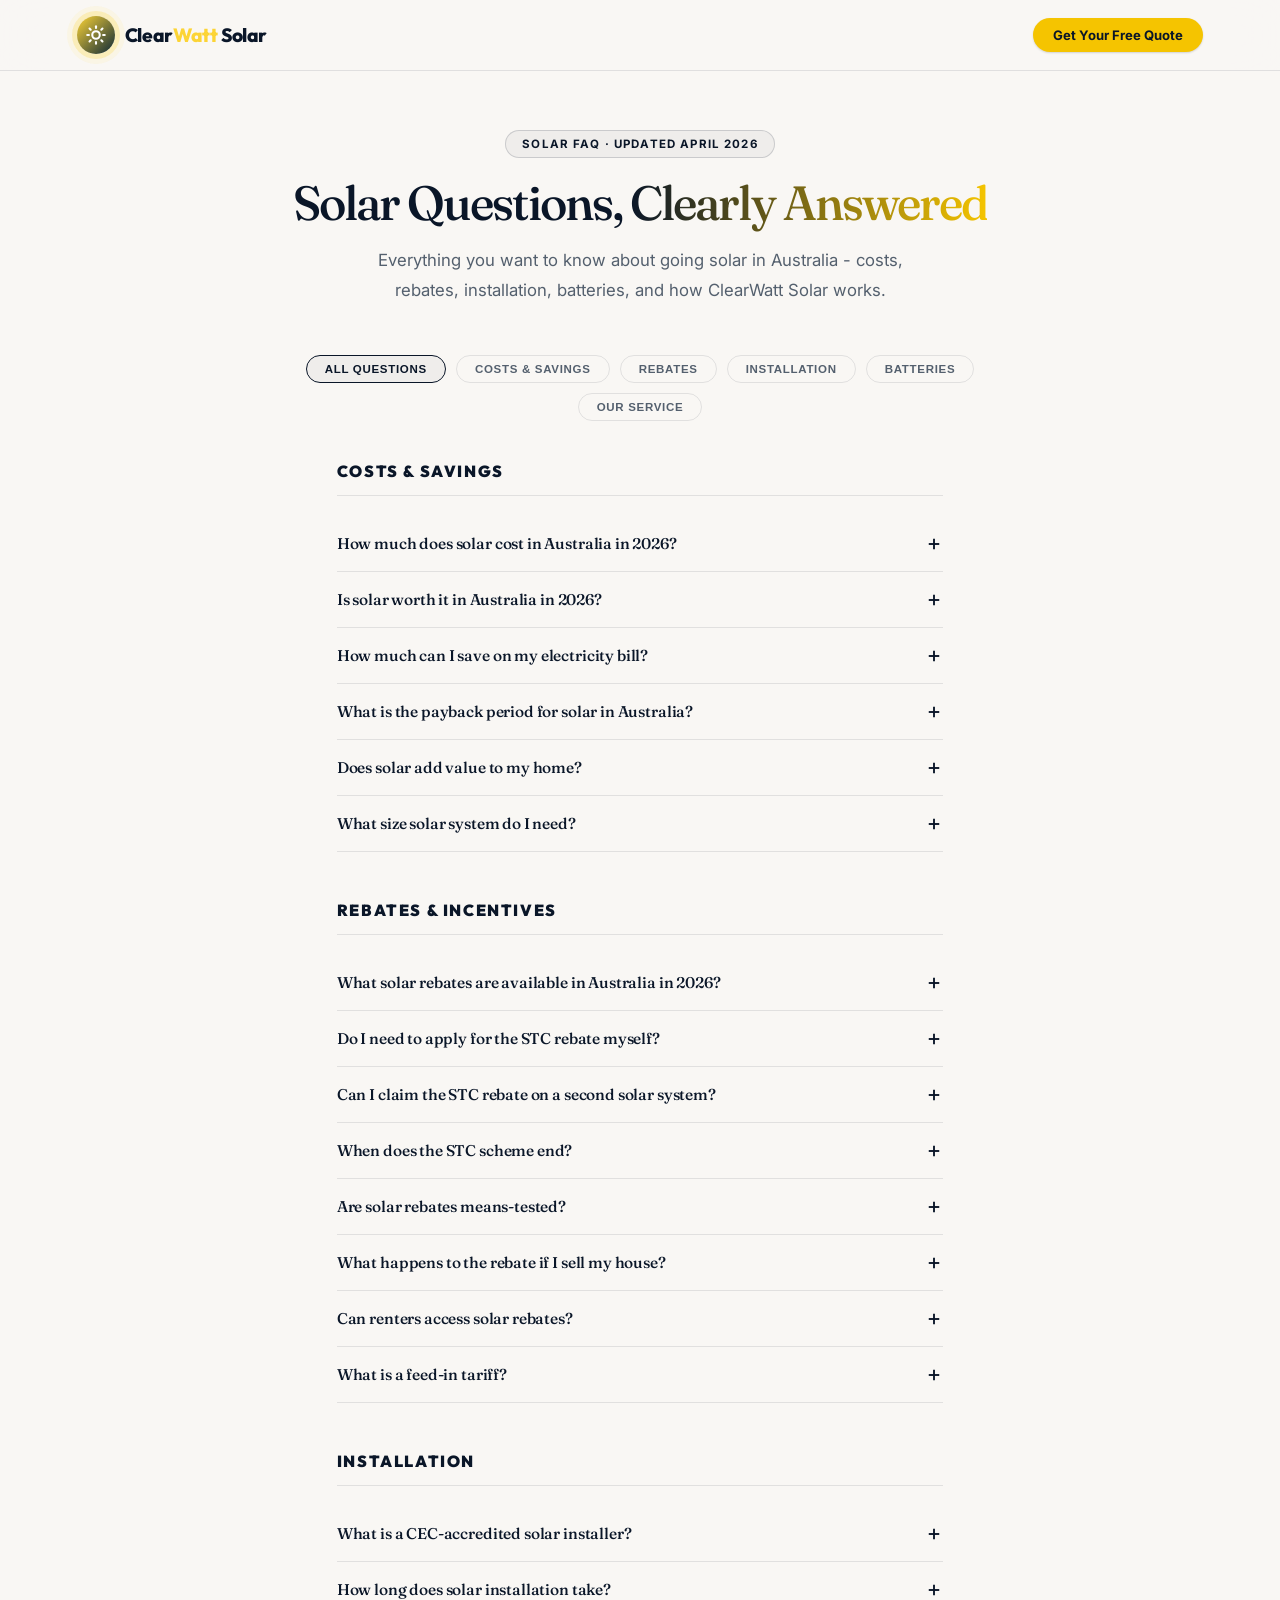
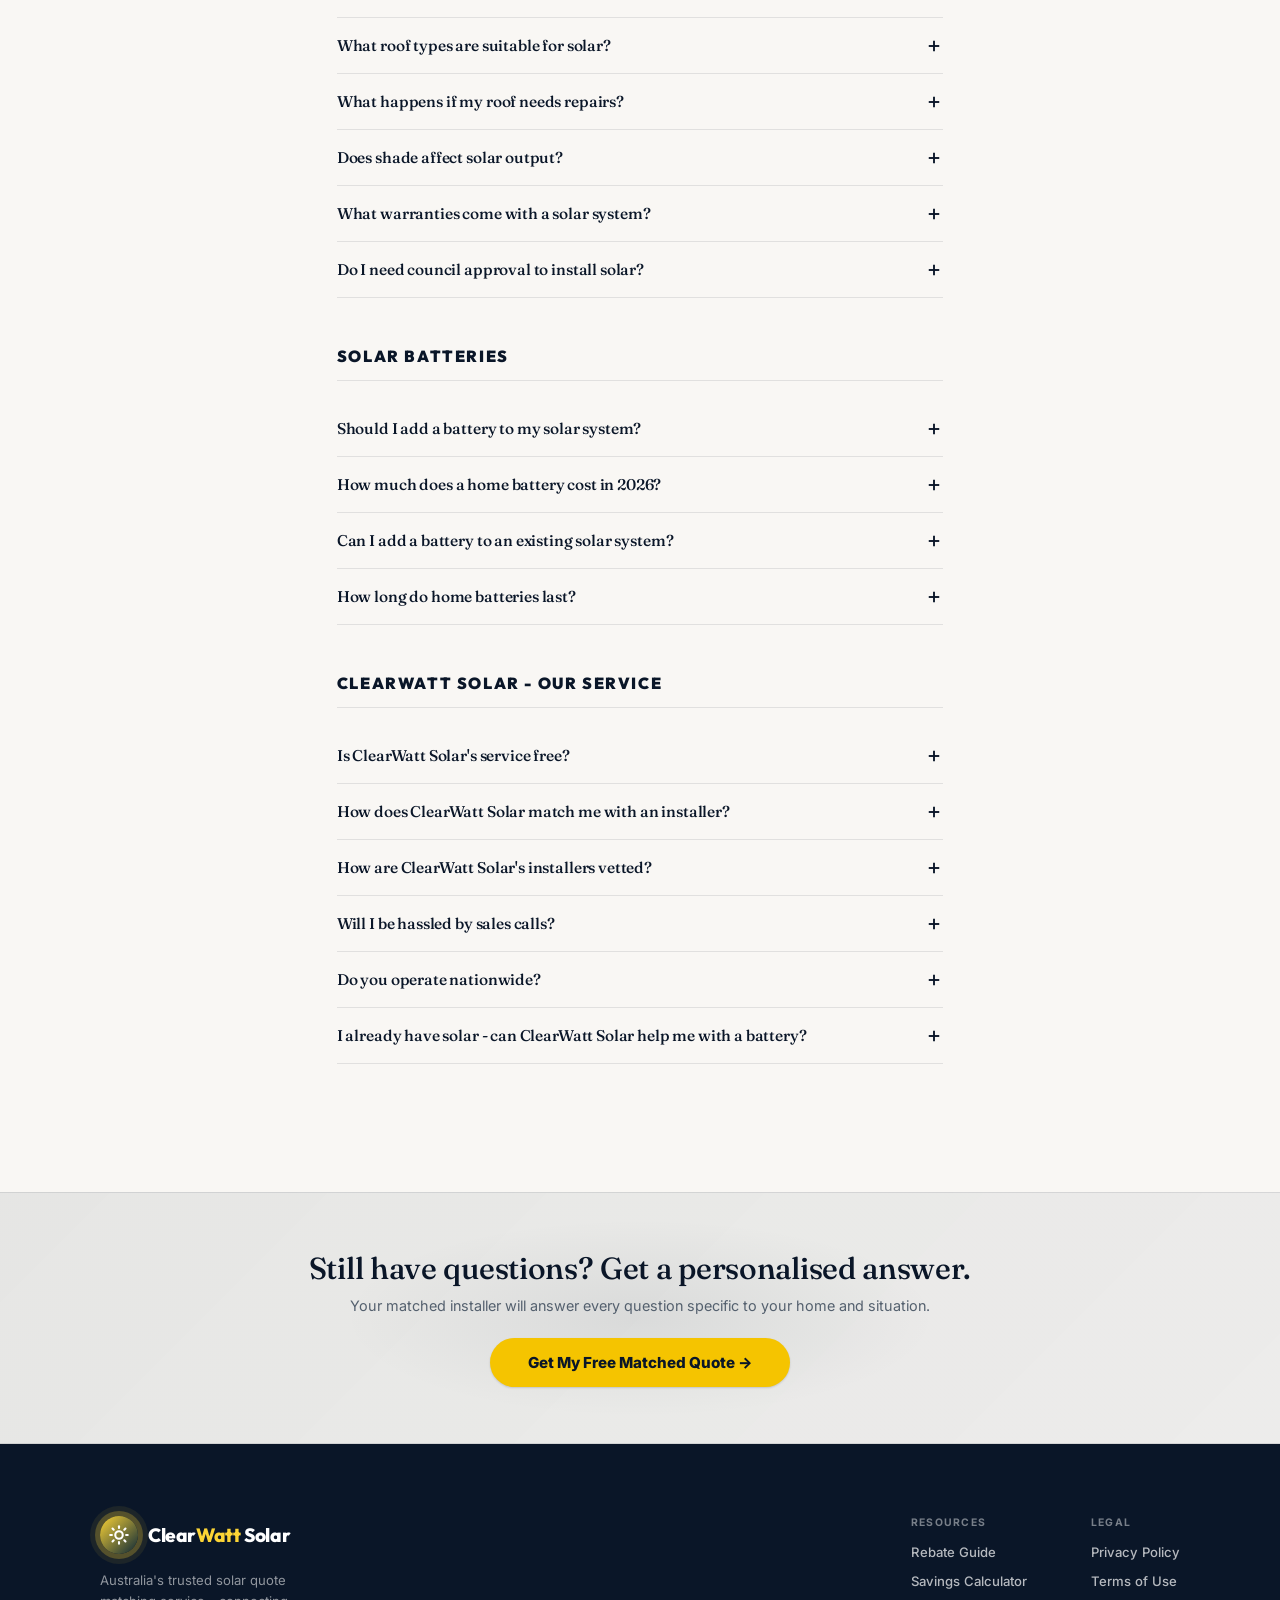
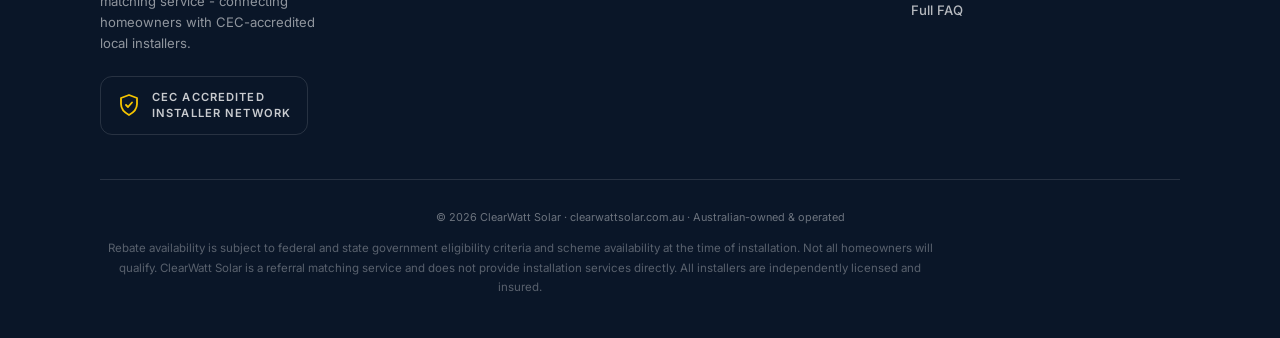
<file: faq.html>
<!DOCTYPE html>
<html lang="en">
<head>
<!-- Google Tag Manager -->
<script>(function(w,d,s,l,i){w[l]=w[l]||[];w[l].push({'gtm.start':
new Date().getTime(),event:'gtm.js'});var f=d.getElementsByTagName(s)[0],
j=d.createElement(s),dl=l!='dataLayer'?'&l='+l:'';j.async=true;j.src=
'https://www.googletagmanager.com/gtm.js?id='+i+dl;f.parentNode.insertBefore(j,f);
})(window,document,'script','dataLayer','GTM-T3FCNT9K');</script>
<!-- End Google Tag Manager -->
<meta charset="UTF-8">
<meta name="viewport" content="width=device-width, initial-scale=1.0">
<title>Solar FAQ Australia 2026 | ClearWatt Solar</title>
<meta name="description" content="Answers to the most common questions about going solar in Australia. Costs, rebates, system sizes, payback periods, installation, batteries, and more." />
<link rel="canonical" href="https://clearwattsolar.com.au/faq" />
<meta property="og:type" content="article" />
<meta property="og:title" content="Solar FAQ Australia 2026 | ClearWatt Solar" />
<meta property="og:description" content="Common questions about solar in Australia - costs, rebates, system sizes, batteries, and how ClearWatt's matching service works." />

<link rel="preconnect" href="https://fonts.googleapis.com">
<link rel="preconnect" href="https://fonts.gstatic.com" crossorigin>
<link href="https://fonts.googleapis.com/css2?family=Fraunces:ital,opsz,wght@0,9..144,400;0,9..144,500;0,9..144,600;1,9..144,500;1,9..144,600&family=Inter:wght@400;500;600;700&family=Outfit:wght@600;700;800;900&display=swap" rel="stylesheet">

<!-- Google Tag -->
<script async src="https://www.googletagmanager.com/gtag/js?id=G-W0NM149JDY"></script>
<script>
  window.dataLayer = window.dataLayer || [];
  function gtag(){dataLayer.push(arguments);}
  gtag('js', new Date()); gtag('config', 'G-W0NM149JDY');
</script>

<!-- Meta Pixel -->
<script>
!function(f,b,e,v,n,t,s){if(f.fbq)return;n=f.fbq=function(){n.callMethod?
n.callMethod.apply(n,arguments):n.queue.push(arguments)};if(!f._fbq)f._fbq=n;
n.push=n;n.loaded=!0;n.version='2.0';n.queue=[];t=b.createElement(e);t.async=!0;
t.src=v;s=b.getElementsByTagName(e)[0];s.parentNode.insertBefore(t,s)}(window,
document,'script','https://connect.facebook.net/en_US/fbevents.js');
fbq('init','1692791048547338'); fbq('track','PageView');
</script>

<!-- Structured Data -->
<script type="application/ld+json">
{
  "@context":"https://schema.org",
  "@type":"FAQPage",
  "mainEntity":[
    {"@type":"Question","name":"How much does solar cost in Australia in 2026?","acceptedAnswer":{"@type":"Answer","text":"A quality 6.6kW system typically costs $4,500–$7,000 after the federal STC rebate in 2026, depending on your state, panel brand, and installer."}},
    {"@type":"Question","name":"Is solar worth it in Australia in 2026?","acceptedAnswer":{"@type":"Answer","text":"Yes. For most homeowners solar delivers a payback period of 3–5 years with annual savings of $1,500–$2,700, then 20+ years of effectively free electricity."}},
    {"@type":"Question","name":"What is a CEC-accredited solar installer?","acceptedAnswer":{"@type":"Answer","text":"A CEC-accredited installer has completed approved training, meets Australian installation standards, and is authorised to install systems that qualify for the federal STC rebate."}},
    {"@type":"Question","name":"Is ClearWatt Solar's service free?","acceptedAnswer":{"@type":"Answer","text":"Yes, completely free. We earn a referral fee from the installer only if you proceed with an installation, and this never affects your quoted price."}}
  ]
}
</script>

<style>
*,*::before,*::after{box-sizing:border-box;margin:0;padding:0}
:root{
  --bg:#F9F7F4;
  --surface:#FFFFFF;
  --surface2:#F3EFE8;
  --border:rgba(10,22,40,0.10);
  --border2:rgba(10,22,40,0.16);
  --cyan:#0A1628;
  --cyan-dark:#0A1628;
  --cyan-glow:rgba(10,22,40,0.06);
  --cyan-pale:rgba(10,22,40,0.04);
  --gold:#F5C400;
  --gold-dark:#0A1628;
  --white:#0A1628;
  --muted:#54606E;
  --muted2:#8A93A0;
  --green:#1E9E5A;
  --red:#C0392B;
  --orange:#F5C400;
  --radius:16px;
  --navy:#0A1628;
  --serif:'Fraunces',Georgia,'Times New Roman',serif;
  --sans:'Inter',-apple-system,BlinkMacSystemFont,'Segoe UI',sans-serif;
}
html{scroll-behavior:smooth}
body{font-family:'Outfit',sans-serif;color:var(--white);background:var(--bg);overflow-x:hidden}
body::before{content:'';position:fixed;inset:0;background:radial-gradient(ellipse 80% 60% at 70% -10%,rgba(10,22,40,0.07) 0%,transparent 60%),radial-gradient(ellipse 60% 40% at -10% 80%,rgba(11,39,56,0.05) 0%,transparent 60%);pointer-events:none;z-index:0}

nav{position:fixed;top:0;left:0;right:0;z-index:100;display:flex;align-items:center;justify-content:space-between;padding:16px 6vw;background:rgba(249,247,244,0.9);backdrop-filter:blur(20px);border-bottom:1px solid var(--border)}
.logo{display:flex;align-items:center;gap:10px;text-decoration:none}
.logo-sun{width:38px;height:38px;background:linear-gradient(135deg,#0A1628,#0b2738);border-radius:50%;display:flex;align-items:center;justify-content:center;box-shadow:0 0 0 5px rgba(10,22,40,0.25),0 0 0 10px rgba(10,22,40,0.08);animation:pulse-sun 3s ease-in-out infinite;flex-shrink:0}
.logo-sun svg{width:20px;height:20px}@keyframes pulse-sun{0%,100%{box-shadow:0 0 0 5px rgba(10,22,40,0.25),0 0 0 10px rgba(10,22,40,0.08)}50%{box-shadow:0 0 0 8px rgba(10,22,40,0.3),0 0 0 16px rgba(10,22,40,0.05)}}
.logo-text{font-family:'Outfit',sans-serif;font-weight:800;font-size:1.2rem;color:var(--white);letter-spacing:-0.02em}
.logo-text span{color:var(--cyan)}
.nav-right{display:flex;align-items:center;gap:14px}
.nav-cta{background:linear-gradient(135deg,var(--cyan),var(--cyan-dark));color:#0b2738;font-weight:700;font-size:0.82rem;padding:9px 20px;border-radius:50px;text-decoration:none;box-shadow:0 4px 20px rgba(10,22,40,0.25);transition:transform 0.2s,box-shadow 0.2s}
.nav-cta:hover{transform:translateY(-1px);box-shadow:0 6px 28px rgba(10,22,40,0.38)}
.nav-badge{display:flex;align-items:center;gap:6px;background:rgba(34,212,122,0.1);border:1px solid rgba(34,212,122,0.25);border-radius:50px;padding:5px 13px;font-size:0.72rem;font-weight:700;color:#22d47a;letter-spacing:0.04em}
.nav-badge::before{content:'';width:6px;height:6px;background:#22d47a;border-radius:50%;animation:blink 2s ease-in-out infinite}
@keyframes blink{0%,100%{opacity:1}50%{opacity:0.3}}
.hamburger{display:none;flex-direction:column;gap:5px;cursor:pointer;border:none;background:none;padding:6px}
.hamburger span{display:block;width:22px;height:2px;background:var(--muted);border-radius:2px;transition:transform 0.3s,opacity 0.3s}
.hamburger.open span:nth-child(1){transform:translateY(7px) rotate(45deg)}
.hamburger.open span:nth-child(2){opacity:0}
.hamburger.open span:nth-child(3){transform:translateY(-7px) rotate(-45deg)}
.mob-nav{display:none;position:fixed;inset:0;background:var(--bg);z-index:90;padding:80px 6vw 40px;flex-direction:column}
.mob-nav.open{display:flex}
.mob-nav ul{list-style:none;display:flex;flex-direction:column;border-top:1px solid var(--border)}
.mob-nav ul li a{display:block;font-family:'Outfit',sans-serif;font-size:1.1rem;font-weight:700;color:var(--white);text-decoration:none;padding:16px 0;border-bottom:1px solid var(--border);transition:color 0.2s}
.mob-nav ul li a:hover{color:var(--cyan)}
.mob-cta{margin-top:28px}
.mob-cta a{display:block;text-align:center;background:linear-gradient(135deg,var(--cyan),var(--cyan-dark));color:#0b2738;font-family:'Outfit',sans-serif;font-weight:800;font-size:1rem;padding:16px;border-radius:50px;text-decoration:none}
@media(max-width:640px){.nav-right .nav-cta{display:none}.nav-right .nav-badge{display:none}.hamburger{display:flex}nav{padding:14px 5vw}}

/* PAGE HERO */
.page-hero{padding:130px 6vw 50px;position:relative;z-index:1;text-align:center}
.page-eyebrow{display:inline-flex;align-items:center;gap:8px;border:1px solid var(--border2);border-radius:50px;padding:6px 16px;margin-bottom:20px;font-size:0.72rem;font-weight:700;color:var(--cyan);letter-spacing:0.1em;text-transform:uppercase;background:var(--cyan-pale)}
.page-h1{font-family:'Outfit',sans-serif;font-weight:900;font-size:clamp(2rem,4.5vw,3rem);line-height:1.05;letter-spacing:-0.04em;color:var(--white);max-width:720px;margin:0 auto 18px}
.page-h1 span{background:linear-gradient(90deg,var(--cyan),var(--gold));-webkit-background-clip:text;-webkit-text-fill-color:transparent;background-clip:text}
.page-sub{font-size:clamp(0.9rem,1.8vw,1.05rem);color:var(--muted);line-height:1.75;max-width:560px;margin:0 auto}

/* CATEGORY TABS */
.cat-strip{position:relative;z-index:1;padding:0 6vw 40px;overflow-x:auto}
.cat-inner{display:flex;gap:10px;justify-content:center;flex-wrap:wrap;max-width:800px;margin:0 auto}
.cat-btn{
  border:1px solid var(--border);border-radius:50px;padding:7px 18px;
  font-size:0.72rem;font-weight:700;letter-spacing:0.06em;text-transform:uppercase;
  color:var(--muted);background:transparent;cursor:pointer;transition:all 0.2s;
  white-space:nowrap;
}
.cat-btn:hover,.cat-btn.active{border-color:var(--cyan);color:var(--cyan);background:var(--cyan-pale)}

/* FAQ LAYOUT */
.faq-wrap{max-width:760px;margin:0 auto;padding:0 6vw 80px;position:relative;z-index:1}
.faq-group{margin-bottom:48px}
.faq-group-title{
  font-family:'Outfit',sans-serif;font-weight:900;font-size:1rem;
  color:var(--cyan);text-transform:uppercase;letter-spacing:0.1em;
  padding-bottom:14px;margin-bottom:20px;border-bottom:1px solid var(--border);
}
.faq-item{border-bottom:1px solid var(--border)}
.faq-q{
  font-family:'Outfit',sans-serif;font-size:0.97rem;font-weight:700;
  color:var(--white);cursor:pointer;display:flex;justify-content:space-between;
  align-items:center;gap:14px;padding:18px 0;letter-spacing:-0.01em;
}
.faq-q svg{flex-shrink:0;width:18px;height:18px;color:var(--cyan);transition:transform 0.3s}
.faq-a{font-size:0.88rem;color:var(--muted);line-height:1.75;max-height:0;overflow:hidden;transition:max-height 0.38s ease,padding 0.2s}
.faq-a a{color:var(--cyan);text-decoration:none}
.faq-a a:hover{text-decoration:underline}
.faq-item.open .faq-a{max-height:400px;padding-bottom:18px}
.faq-item.open .faq-q svg{transform:rotate(45deg)}

/* CTA STRIP */
.cta-strip{background:linear-gradient(135deg,rgba(10,22,40,0.08),rgba(11,39,56,0.05));border-top:1px solid var(--border);border-bottom:1px solid var(--border);padding:56px 20px;text-align:center;position:relative;z-index:1;overflow:hidden}
.cta-strip::before{content:'';position:absolute;top:50%;left:50%;transform:translate(-50%,-50%);width:600px;height:200px;background:radial-gradient(ellipse,rgba(10,22,40,0.07) 0%,transparent 70%);pointer-events:none}
.cta-strip h3{font-family:'Outfit',sans-serif;font-weight:900;font-size:clamp(1.3rem,3vw,1.9rem);color:var(--white);letter-spacing:-0.04em;margin-bottom:10px;position:relative;z-index:1}
.cta-strip p{font-size:0.9rem;color:var(--muted);margin-bottom:24px;position:relative;z-index:1}
.cta-btn{display:inline-block;position:relative;z-index:1;background:linear-gradient(135deg,var(--cyan),var(--cyan-dark));color:#0b2738;font-family:'Outfit',sans-serif;font-weight:800;font-size:0.95rem;padding:15px 38px;border-radius:50px;text-decoration:none;box-shadow:0 6px 28px rgba(10,22,40,0.3);transition:all 0.2s}
.cta-btn:hover{transform:translateY(-2px);box-shadow:0 10px 38px rgba(10,22,40,0.42)}

/* FOOTER */
footer{background:#0b2738;border-top:none;padding:40px 6vw 28px;position:relative;z-index:1}
.footer-inner{max-width:1000px;margin:0 auto;display:flex;justify-content:space-between;align-items:flex-start;flex-wrap:wrap;gap:32px;padding-bottom:28px;border-bottom:1px solid var(--border)}
.footer-brand p{font-size:0.82rem;color:var(--muted2);margin-top:10px;max-width:220px;line-height:1.6}
.footer-col h5{font-size:0.65rem;font-weight:700;color:var(--muted2);text-transform:uppercase;letter-spacing:0.12em;margin-bottom:12px}
.footer-col ul{list-style:none;display:flex;flex-direction:column;gap:9px}
.footer-col a{text-decoration:none;font-size:0.82rem;color:var(--muted);transition:color 0.2s;font-weight:500}
.footer-col a:hover{color:var(--cyan)}
.footer-bottom{max-width:1000px;margin:20px auto 0;font-size:0.68rem;color:var(--muted2);text-align:center;line-height:1.8}

/* Footer dark background overrides */
footer .logo-text{color:#ffffff}
footer .logo-text span{color:var(--cyan)}
footer .footer-col a{color:rgba(255,255,255,0.55)}
footer .footer-col a:hover{color:var(--cyan)}
footer .footer-brand p{color:rgba(255,255,255,0.38)}
footer .footer-col h5{color:rgba(255,255,255,0.35)}
footer .footer-bottom{color:rgba(255,255,255,0.3)}
.footer-inner{border-bottom-color:rgba(255,255,255,0.1)}

/* ===== ClearWatt premium brand alignment ===== */
body{font-family:var(--sans)!important;color:var(--white);background:var(--bg);-webkit-font-smoothing:antialiased}
body::before{display:none!important}
.hero-lines{display:none!important}
h1,h2,h3,h4,.hero-h1,.section-h2,.step h3,.cta-strip h3,.faq-q,.section-h1{font-family:var(--serif)!important;font-weight:500!important;letter-spacing:-0.01em}
.hero-h1{font-weight:600!important}
.hero-h1 .line1{color:var(--white)!important}
.hero-h1 .line2,.section-h2 .line2{background:none!important;-webkit-text-fill-color:initial!important;background-clip:initial!important;-webkit-background-clip:initial!important;color:var(--white)!important;font-family:var(--serif)!important;font-style:italic;font-weight:600!important}
.logo-mark{width:30px;height:30px;flex-shrink:0;color:var(--navy)}
.logo-mark .ray{stroke:var(--navy)}
.logo-mark .core{fill:var(--gold)}
.logo-text{font-family:var(--serif)!important;font-weight:600!important;font-size:1.32rem!important;color:var(--white)!important;letter-spacing:-0.01em}
.logo-text span{color:var(--white)!important}
.logo-sun{background:var(--navy)!important;box-shadow:none!important;animation:none!important}
/* key CTAs in ClearWatt yellow; everything else stays navy */
.nav-cta,.btn-next,.cta-btn,.mob-cta a{background:var(--gold)!important;background-image:none!important;color:#0A1628!important;border:none!important;box-shadow:0 1px 2px rgba(10,22,40,0.16)!important;border-radius:999px!important;font-family:var(--sans)!important;text-shadow:none!important}
.nav-cta:hover,.btn-next:hover,.cta-btn:hover,.mob-cta a:hover{background:#FFD11A!important}
#postcodeBtn{background:var(--navy)!important;color:#fff!important}
#postcodeBtn:hover{background:#11233B!important}
.btn-next:disabled{opacity:0.45!important;box-shadow:none!important}
.survey-card::before{display:none!important}
.prog-inner{background:var(--navy)!important;background-image:none!important}
.review-stars{color:var(--gold)!important}
/* footer */
footer{background:var(--navy)!important;padding:72px 6vw 40px!important}
.footer-inner{display:flex!important;justify-content:space-between;flex-wrap:wrap;gap:48px;max-width:1080px;margin:0 auto;padding-bottom:44px;border-bottom:1px solid rgba(255,255,255,0.12)!important}
.footer-brand{max-width:300px}
.footer-brand .logo-text,.footer-brand .logo-text span{color:#fff!important}
.footer-brand .logo-mark{color:#fff}
.footer-brand .logo-mark .ray{stroke:#fff}
.footer-brand .logo-mark .core{fill:var(--gold)}
.footer-brand p{color:rgba(255,255,255,0.55)!important;margin-top:16px}
.footer-cols{display:flex;gap:64px;flex-wrap:wrap}
.footer-col h5{color:rgba(255,255,255,0.45)!important}
.footer-col a{color:rgba(255,255,255,0.7)!important}
.footer-col a:hover{color:#fff!important}
.footer-bottom{color:rgba(255,255,255,0.4)!important;max-width:1080px;margin:28px auto 0}
.footer-disclaimer{margin-top:12px;font-size:0.72rem;color:rgba(255,255,255,0.32);max-width:840px;line-height:1.7}
.cec-badge{display:inline-flex;align-items:center;gap:11px;margin-top:22px;border:1px solid rgba(255,255,255,0.12);border-radius:12px;padding:12px 16px}
.cec-badge svg{width:24px;height:24px;color:var(--gold);flex-shrink:0}
.cec-badge-txt{font-size:0.7rem;font-weight:600;letter-spacing:0.1em;text-transform:uppercase;color:rgba(255,255,255,0.78);line-height:1.45}
.overlay{background:rgba(10,22,40,0.94)!important}
.spinner{border-top-color:var(--gold)!important}
.overlay p{color:#fff!important;font-family:var(--sans)!important}

/* ===== original ClearWatt logo restored ===== */
.logo-mark{display:none!important}
.logo-sun{width:38px!important;height:38px!important;background:linear-gradient(135deg,#fcd435,#0b2738)!important;border-radius:50%!important;display:flex!important;align-items:center!important;justify-content:center!important;box-shadow:0 0 0 5px rgba(252,212,53,0.25),0 0 0 10px rgba(252,212,53,0.08)!important;animation:pulse-sun 3s ease-in-out infinite!important;flex-shrink:0!important;padding:0!important}
.logo-sun svg{width:20px!important;height:20px!important;display:block!important}
@keyframes pulse-sun{0%,100%{box-shadow:0 0 0 5px rgba(252,212,53,0.25),0 0 0 10px rgba(252,212,53,0.08)}50%{box-shadow:0 0 0 8px rgba(252,212,53,0.3),0 0 0 16px rgba(252,212,53,0.05)}}
.logo-text{font-family:'Outfit',sans-serif!important;font-weight:800!important;font-size:1.2rem!important;color:#0A1628!important;letter-spacing:-0.02em!important}
.logo-text span{color:#fcd435!important}
footer .logo-text,.footer-brand .logo-text{color:#ffffff!important}
footer .logo-text span,.footer-brand .logo-text span{color:#fcd435!important}
</style>
</head>
<body>
<!-- Google Tag Manager (noscript) -->
<noscript><iframe src="https://www.googletagmanager.com/ns.html?id=GTM-T3FCNT9K"
height="0" width="0" style="display:none;visibility:hidden"></iframe></noscript>
<!-- End Google Tag Manager (noscript) -->

<nav>
  <a href="/" class="logo">
    <div class="logo-sun">
      <svg viewBox="0 0 24 24" fill="none" stroke="white" stroke-width="2.5" stroke-linecap="round">
        <circle cx="12" cy="12" r="4.5"/>
        <line x1="12" y1="1.5" x2="12" y2="3.5"/><line x1="12" y1="20.5" x2="12" y2="22.5"/>
        <line x1="4.22" y1="4.22" x2="5.64" y2="5.64"/><line x1="18.36" y1="18.36" x2="19.78" y2="19.78"/>
        <line x1="1.5" y1="12" x2="3.5" y2="12"/><line x1="20.5" y1="12" x2="22.5" y2="12"/>
        <line x1="4.22" y1="19.78" x2="5.64" y2="18.36"/><line x1="18.36" y1="5.64" x2="19.78" y2="4.22"/>
      </svg>
    </div>
    <span class="logo-text">Clear<span>Watt</span> Solar</span>
  </a>
  <div class="nav-right">
    <a href="/#quote" class="nav-cta">Get Your Free Quote</a>
    <button class="hamburger" id="hamburger" aria-label="Menu" onclick="toggleMob()">
      <span></span><span></span><span></span>
    </button>
  </div>
</nav>

<div class="mob-nav" id="mobNav">
  <ul>
    <li><a href="/" onclick="closeMob()">Get a Free Quote</a></li>
    <li><a href="/rebate-guide" onclick="closeMob()">Rebate Guide</a></li>
    <li><a href="/savings-calculator" onclick="closeMob()">Savings Calculator</a></li>
    <li><a href="/faq" onclick="closeMob()">Full FAQ</a></li>
    <li><a href="/privacy-policy" onclick="closeMob()">Privacy Policy</a></li>
  </ul>
  <div class="mob-cta"><a href="/" onclick="closeMob()">Get My Free Quote →</a></div>
</div>

<!-- HERO -->
<div class="page-hero">
  <div class="page-eyebrow"> Solar FAQ · Updated April 2026</div>
  <h1 class="page-h1">Solar Questions, <span>Clearly Answered</span></h1>
  <p class="page-sub">Everything you want to know about going solar in Australia - costs, rebates, installation, batteries, and how ClearWatt Solar works.</p>
</div>

<!-- CATEGORY TABS -->
<div class="cat-strip">
  <div class="cat-inner">
    <button class="cat-btn active" onclick="showAll(this)">All Questions</button>
    <button class="cat-btn" onclick="filterGroup('costs', this)">Costs &amp; Savings</button>
    <button class="cat-btn" onclick="filterGroup('rebates', this)">Rebates</button>
    <button class="cat-btn" onclick="filterGroup('installation', this)">Installation</button>
    <button class="cat-btn" onclick="filterGroup('battery', this)">Batteries</button>
    <button class="cat-btn" onclick="filterGroup('service', this)">Our Service</button>
  </div>
</div>

<!-- FAQ CONTENT -->
<div class="faq-wrap">

  <!-- COSTS & SAVINGS -->
  <div class="faq-group" data-group="costs">
    <div class="faq-group-title"> Costs &amp; Savings</div>

    <div class="faq-item">
      <div class="faq-q" onclick="toggleFaq(this)">How much does solar cost in Australia in 2026?<svg viewBox="0 0 24 24" fill="none" stroke="currentColor" stroke-width="2.5"><line x1="12" y1="5" x2="12" y2="19"/><line x1="5" y1="12" x2="19" y2="12"/></svg></div>
      <div class="faq-a">A quality 6.6kW system in Australia typically costs <strong>$4,500–$7,000 after the federal STC rebate</strong> in 2026, depending on your state, panel brand, and installer. Smaller 3kW systems start from around $2,500–$3,500; larger 10kW+ systems can run $6,000–$10,000. Adding a 10kWh battery typically adds $8,000–$14,000 on top. Use our <a href="/savings-calculator">Savings Calculator</a> for a personalised estimate, or get a free matched quote for an accurate figure.</div>
    </div>

    <div class="faq-item">
      <div class="faq-q" onclick="toggleFaq(this)">Is solar worth it in Australia in 2026?<svg viewBox="0 0 24 24" fill="none" stroke="currentColor" stroke-width="2.5"><line x1="12" y1="5" x2="12" y2="19"/><line x1="5" y1="12" x2="19" y2="12"/></svg></div>
      <div class="faq-a">For most Australian homeowners, yes - solar is one of the best financial decisions available. The average payback on a quality 6.6kW system is <strong>3–5 years</strong>, with annual savings of <strong>$1,500–$2,700</strong> depending on usage and location. Panel warranties run 25 years, meaning 20+ years of effectively free electricity after payback. Rising electricity tariffs continue to improve solar economics each year.</div>
    </div>

    <div class="faq-item">
      <div class="faq-q" onclick="toggleFaq(this)">How much can I save on my electricity bill?<svg viewBox="0 0 24 24" fill="none" stroke="currentColor" stroke-width="2.5"><line x1="12" y1="5" x2="12" y2="19"/><line x1="5" y1="12" x2="19" y2="12"/></svg></div>
      <div class="faq-a">Savings depend on your electricity usage, your tariff rate, how much solar you self-consume during the day, and your system size. A typical household with a 6.6kW system that is home during the day can see annual savings of <strong>$1,800–$2,900</strong>. Use our <a href="/savings-calculator">free calculator</a> to estimate your specific situation. A formal quote from a matched installer will include a personalised savings projection.</div>
    </div>

    <div class="faq-item">
      <div class="faq-q" onclick="toggleFaq(this)">What is the payback period for solar in Australia?<svg viewBox="0 0 24 24" fill="none" stroke="currentColor" stroke-width="2.5"><line x1="12" y1="5" x2="12" y2="19"/><line x1="5" y1="12" x2="19" y2="12"/></svg></div>
      <div class="faq-a">Payback periods vary by state and usage. As a rough guide: <strong>NSW/QLD</strong> homeowners typically see payback in 3–4 years; <strong>VIC/SA</strong> in 4–6 years; <strong>WA</strong> in 3–5 years. Households with higher electricity bills, north-facing roofs, and significant daytime usage recover their investment faster. Adding battery storage extends the payback period but provides additional benefits like blackout protection and greater grid independence.</div>
    </div>

    <div class="faq-item">
      <div class="faq-q" onclick="toggleFaq(this)">Does solar add value to my home?<svg viewBox="0 0 24 24" fill="none" stroke="currentColor" stroke-width="2.5"><line x1="12" y1="5" x2="12" y2="19"/><line x1="5" y1="12" x2="19" y2="12"/></svg></div>
      <div class="faq-a">Research consistently shows solar adds <strong>$15,000–$40,000</strong> to residential property values in Australia. The exact impact depends on system size, location, and market conditions. The added value typically exceeds the cost of the system in competitive property markets, making solar a double win - ongoing bill savings while you live there, and improved resale value when you sell.</div>
    </div>

    <div class="faq-item">
      <div class="faq-q" onclick="toggleFaq(this)">What size solar system do I need?<svg viewBox="0 0 24 24" fill="none" stroke="currentColor" stroke-width="2.5"><line x1="12" y1="5" x2="12" y2="19"/><line x1="5" y1="12" x2="19" y2="12"/></svg></div>
      <div class="faq-a">System size depends on your electricity consumption, roof space, and budget. A 3-person household with a $400–$500/qtr bill typically needs a <strong>6.6kW system</strong>. Larger families or high-usage households may benefit from 10kW+. A north-facing roof allows for maximum generation. Our <a href="/savings-calculator">Savings Calculator</a> estimates a recommended system size based on your bill and state, and your matched installer will propose the right size for your specific roof and usage profile.</div>
    </div>
  </div>

  <!-- REBATES -->
  <div class="faq-group" data-group="rebates">
    <div class="faq-group-title"> Rebates &amp; Incentives</div>

    <div class="faq-item">
      <div class="faq-q" onclick="toggleFaq(this)">What solar rebates are available in Australia in 2026?<svg viewBox="0 0 24 24" fill="none" stroke="currentColor" stroke-width="2.5"><line x1="12" y1="5" x2="12" y2="19"/><line x1="5" y1="12" x2="19" y2="12"/></svg></div>
      <div class="faq-a">The main incentive is the <strong>federal STC (Small-scale Technology Certificate) scheme</strong>, which gives all eligible homeowners a point-of-sale discount of approximately $2,500–$2,900 on a 6.6kW system in 2026. On top of that, several states offer additional rebates and loans: VIC (Solar Homes - up to $1,400), QLD (Battery Booster - up to $3,000), SA (Home Battery Scheme - up to $2,000), ACT (Sustainable Household - up to $15,000 interest-free loan). See the full <a href="/rebate-guide">Rebate Guide</a>.</div>
    </div>

    <div class="faq-item">
      <div class="faq-q" onclick="toggleFaq(this)">Do I need to apply for the STC rebate myself?<svg viewBox="0 0 24 24" fill="none" stroke="currentColor" stroke-width="2.5"><line x1="12" y1="5" x2="12" y2="19"/><line x1="5" y1="12" x2="19" y2="12"/></svg></div>
      <div class="faq-a">No - your CEC-accredited installer handles everything. They register your system with the Clean Energy Regulator, assign the certificates to a registered agent, and apply the discount directly to your invoice. You simply pay the discounted price. No paperwork required on your end.</div>
    </div>

    <div class="faq-item">
      <div class="faq-q" onclick="toggleFaq(this)">Can I claim the STC rebate on a second solar system?<svg viewBox="0 0 24 24" fill="none" stroke="currentColor" stroke-width="2.5"><line x1="12" y1="5" x2="12" y2="19"/><line x1="5" y1="12" x2="19" y2="12"/></svg></div>
      <div class="faq-a">It depends on your circumstances. STCs can be claimed on an upgrade if the original system was installed before 1 January 2007, or if you are adding genuinely new capacity (new panels and a new inverter) rather than simply replacing existing components. Your matched installer will confirm eligibility for your specific situation.</div>
    </div>

    <div class="faq-item">
      <div class="faq-q" onclick="toggleFaq(this)">When does the STC scheme end?<svg viewBox="0 0 24 24" fill="none" stroke="currentColor" stroke-width="2.5"><line x1="12" y1="5" x2="12" y2="19"/><line x1="5" y1="12" x2="19" y2="12"/></svg></div>
      <div class="faq-a">The STC scheme is legislated to close on <strong>31 December 2030</strong>. The value of the discount reduces by one "deeming year" each January 1st. This means the rebate is at its highest right now - and will decrease each year until 2030. Acting sooner rather than later maximises the federal discount you receive.</div>
    </div>

    <div class="faq-item">
      <div class="faq-q" onclick="toggleFaq(this)">Are solar rebates means-tested?<svg viewBox="0 0 24 24" fill="none" stroke="currentColor" stroke-width="2.5"><line x1="12" y1="5" x2="12" y2="19"/><line x1="5" y1="12" x2="19" y2="12"/></svg></div>
      <div class="faq-a">The federal STC scheme is not means-tested and applies to all eligible homeowners regardless of income. Some state programs apply income caps - for example, the Victorian Solar Homes Program typically applies a combined household income cap of around $210,000. Check your state's specific criteria, or ask your matched installer.</div>
    </div>

    <div class="faq-item">
      <div class="faq-q" onclick="toggleFaq(this)">What happens to the rebate if I sell my house?<svg viewBox="0 0 24 24" fill="none" stroke="currentColor" stroke-width="2.5"><line x1="12" y1="5" x2="12" y2="19"/><line x1="5" y1="12" x2="19" y2="12"/></svg></div>
      <div class="faq-a">There is no clawback. The STC discount was applied at the time of installation and is done. The solar system stays with the house. As noted above, solar typically adds significant value to the property - so selling with solar is generally a financial positive, not a negative.</div>
    </div>

    <div class="faq-item">
      <div class="faq-q" onclick="toggleFaq(this)">Can renters access solar rebates?<svg viewBox="0 0 24 24" fill="none" stroke="currentColor" stroke-width="2.5"><line x1="12" y1="5" x2="12" y2="19"/><line x1="5" y1="12" x2="19" y2="12"/></svg></div>
      <div class="faq-a">Federal STCs and most state rebates require the property owner's consent and are typically only available to homeowners. However, some landlords are willing to install solar given the property value benefits - it's worth discussing with your landlord. Some states are developing renter-access pathways, but as of 2026 these remain limited.</div>
    </div>

    <div class="faq-item">
      <div class="faq-q" onclick="toggleFaq(this)">What is a feed-in tariff?<svg viewBox="0 0 24 24" fill="none" stroke="currentColor" stroke-width="2.5"><line x1="12" y1="5" x2="12" y2="19"/><line x1="5" y1="12" x2="19" y2="12"/></svg></div>
      <div class="faq-a">A feed-in tariff (FiT) is the rate your electricity retailer pays you for excess solar power you export to the grid. In 2026, FiT rates in most states are <strong>5–10 cents/kWh</strong>. Because your electricity tariff is typically 25–35c/kWh, it's far more valuable to use your solar power directly (self-consume) rather than export it - so running appliances like dishwashers, washing machines, and EV chargers during the day maximises your return.</div>
    </div>
  </div>

  <!-- INSTALLATION -->
  <div class="faq-group" data-group="installation">
    <div class="faq-group-title"> Installation</div>

    <div class="faq-item">
      <div class="faq-q" onclick="toggleFaq(this)">What is a CEC-accredited solar installer?<svg viewBox="0 0 24 24" fill="none" stroke="currentColor" stroke-width="2.5"><line x1="12" y1="5" x2="12" y2="19"/><line x1="5" y1="12" x2="19" y2="12"/></svg></div>
      <div class="faq-a">A CEC (Clean Energy Council) accredited installer has completed approved training, meets Australian Standards for electrical and solar installation, and is authorised to install systems that qualify for the federal STC rebate. <strong>You must use a CEC-accredited installer</strong> to access government rebates. Every installer in the ClearWatt Solar network is CEC-accredited and carries appropriate insurance.</div>
    </div>

    <div class="faq-item">
      <div class="faq-q" onclick="toggleFaq(this)">How long does solar installation take?<svg viewBox="0 0 24 24" fill="none" stroke="currentColor" stroke-width="2.5"><line x1="12" y1="5" x2="12" y2="19"/><line x1="5" y1="12" x2="19" y2="12"/></svg></div>
      <div class="faq-a">A standard residential solar installation typically takes <strong>1 day</strong> on-site. From quote acceptance to installation, the process usually takes 1–4 weeks depending on installer availability, grid connection approvals from your electricity network, and the complexity of your roof. Your installer will provide a more specific timeline.</div>
    </div>

    <div class="faq-item">
      <div class="faq-q" onclick="toggleFaq(this)">What roof types are suitable for solar?<svg viewBox="0 0 24 24" fill="none" stroke="currentColor" stroke-width="2.5"><line x1="12" y1="5" x2="12" y2="19"/><line x1="5" y1="12" x2="19" y2="12"/></svg></div>
      <div class="faq-a">Solar panels can be installed on most roof types, including colorbond, terracotta and concrete tiles, corrugated iron, and flat concrete roofs. <strong>North-facing roofs</strong> produce the most solar energy in Australia (15–20% more than east/west). South-facing panels are generally not recommended. Installers will assess your roof pitch, condition, and shading during the quoting process.</div>
    </div>

    <div class="faq-item">
      <div class="faq-q" onclick="toggleFaq(this)">What happens if my roof needs repairs?<svg viewBox="0 0 24 24" fill="none" stroke="currentColor" stroke-width="2.5"><line x1="12" y1="5" x2="12" y2="19"/><line x1="5" y1="12" x2="19" y2="12"/></svg></div>
      <div class="faq-a">If your roof is in poor condition, it's generally recommended to repair or replace it before installing solar - particularly for tile roofs. Installing solar on a damaged roof can make future repairs more costly. Your installer will assess the roof during their site visit and advise if any pre-work is needed.</div>
    </div>

    <div class="faq-item">
      <div class="faq-q" onclick="toggleFaq(this)">Does shade affect solar output?<svg viewBox="0 0 24 24" fill="none" stroke="currentColor" stroke-width="2.5"><line x1="12" y1="5" x2="12" y2="19"/><line x1="5" y1="12" x2="19" y2="12"/></svg></div>
      <div class="faq-a">Yes, shading - from trees, chimneys, or neighbouring buildings - reduces solar output. <strong>Microinverters</strong> or <strong>DC optimisers</strong> can significantly mitigate shade losses by optimising each panel individually, rather than letting one shaded panel drag down the whole string. Discuss shading impacts with your installer, especially if your roof has partial shade during peak sun hours.</div>
    </div>

    <div class="faq-item">
      <div class="faq-q" onclick="toggleFaq(this)">What warranties come with a solar system?<svg viewBox="0 0 24 24" fill="none" stroke="currentColor" stroke-width="2.5"><line x1="12" y1="5" x2="12" y2="19"/><line x1="5" y1="12" x2="19" y2="12"/></svg></div>
      <div class="faq-a">Quality solar systems typically include: <strong>25-year product and performance warranty</strong> on panels (guaranteeing at least 80% output at year 25); <strong>10-year product warranty</strong> on inverters (some brands offer 10–12 years); <strong>5–10 year workmanship warranty</strong> on the installation itself. Always confirm warranties in writing before proceeding. ClearWatt Solar only matches with installers who use Tier 1 panels and reputable inverters.</div>
    </div>

    <div class="faq-item">
      <div class="faq-q" onclick="toggleFaq(this)">Do I need council approval to install solar?<svg viewBox="0 0 24 24" fill="none" stroke="currentColor" stroke-width="2.5"><line x1="12" y1="5" x2="12" y2="19"/><line x1="5" y1="12" x2="19" y2="12"/></svg></div>
      <div class="faq-a">In most cases, <strong>no council approval is required</strong> - residential solar installations are considered complying development in most states. However, heritage-listed properties, strata complexes, and some council areas may have additional requirements. Your installer will advise if any approvals are needed for your property.</div>
    </div>
  </div>

  <!-- BATTERIES -->
  <div class="faq-group" data-group="battery">
    <div class="faq-group-title"> Solar Batteries</div>

    <div class="faq-item">
      <div class="faq-q" onclick="toggleFaq(this)">Should I add a battery to my solar system?<svg viewBox="0 0 24 24" fill="none" stroke="currentColor" stroke-width="2.5"><line x1="12" y1="5" x2="12" y2="19"/><line x1="5" y1="12" x2="19" y2="12"/></svg></div>
      <div class="faq-a">Whether to add a battery depends on your goals. If maximising <strong>bill savings</strong> is your primary goal and you're home during the day, a battery may not be necessary - solar alone often delivers excellent returns. If you want <strong>blackout protection</strong>, greater grid independence, or to use solar power at night, a battery makes strong sense. Battery costs have fallen significantly and are now more financially viable for many households than they were 2–3 years ago.</div>
    </div>

    <div class="faq-item">
      <div class="faq-q" onclick="toggleFaq(this)">How much does a home battery cost in 2026?<svg viewBox="0 0 24 24" fill="none" stroke="currentColor" stroke-width="2.5"><line x1="12" y1="5" x2="12" y2="19"/><line x1="5" y1="12" x2="19" y2="12"/></svg></div>
      <div class="faq-a">A 10kWh home battery system installed in 2026 typically costs <strong>$8,000–$14,000</strong> depending on brand, size, and installation complexity. After state rebates (QLD up to $3,000, SA up to $2,000, ACT up to $15,000 loan, VIC up to $1,400 for battery-inclusive Solar Homes), net costs can be significantly lower. Get a matched quote to see exact pricing for your state and home.</div>
    </div>

    <div class="faq-item">
      <div class="faq-q" onclick="toggleFaq(this)">Can I add a battery to an existing solar system?<svg viewBox="0 0 24 24" fill="none" stroke="currentColor" stroke-width="2.5"><line x1="12" y1="5" x2="12" y2="19"/><line x1="5" y1="12" x2="19" y2="12"/></svg></div>
      <div class="faq-a">Yes, in most cases. Adding a battery to an existing solar system is possible but requires a compatible inverter or the addition of a battery-specific inverter. The easiest and most cost-effective approach is to install both solar and battery together. If you already have solar, your installer will assess compatibility with your existing system.</div>
    </div>

    <div class="faq-item">
      <div class="faq-q" onclick="toggleFaq(this)">How long do home batteries last?<svg viewBox="0 0 24 24" fill="none" stroke="currentColor" stroke-width="2.5"><line x1="12" y1="5" x2="12" y2="19"/><line x1="5" y1="12" x2="19" y2="12"/></svg></div>
      <div class="faq-a">Most quality home batteries (e.g. Tesla Powerwall, sonnen, BYD) have a <strong>10-year product warranty</strong> and are designed to last 10–15+ years before needing replacement. Battery capacity degrades slowly over time - most are warranted to retain at least 70% capacity at the end of their warranty period.</div>
    </div>
  </div>

  <!-- OUR SERVICE -->
  <div class="faq-group" data-group="service">
    <div class="faq-group-title"> ClearWatt Solar - Our Service</div>

    <div class="faq-item">
      <div class="faq-q" onclick="toggleFaq(this)">Is ClearWatt Solar's service free?<svg viewBox="0 0 24 24" fill="none" stroke="currentColor" stroke-width="2.5"><line x1="12" y1="5" x2="12" y2="19"/><line x1="5" y1="12" x2="19" y2="12"/></svg></div>
      <div class="faq-a">Genuinely free. We may earn a referral fee from the installer if and when you choose to proceed with an installation - but only if you proceed, and it <strong>never affects your quoted price</strong>. The matching service is completely free with zero obligation, ever.</div>
    </div>

    <div class="faq-item">
      <div class="faq-q" onclick="toggleFaq(this)">How does ClearWatt Solar match me with an installer?<svg viewBox="0 0 24 24" fill="none" stroke="currentColor" stroke-width="2.5"><line x1="12" y1="5" x2="12" y2="19"/><line x1="5" y1="12" x2="19" y2="12"/></svg></div>
      <div class="faq-a">After you complete the short quote request form, we use your postcode to identify the best-matched CEC-accredited installer in your area from our vetted network. We pass your details to that single installer, who contacts you to discuss your needs and prepare a quote. We match you with <strong>one installer only</strong> - not a panel of vendors competing for your details.</div>
    </div>

    <div class="faq-item">
      <div class="faq-q" onclick="toggleFaq(this)">How are ClearWatt Solar's installers vetted?<svg viewBox="0 0 24 24" fill="none" stroke="currentColor" stroke-width="2.5"><line x1="12" y1="5" x2="12" y2="19"/><line x1="5" y1="12" x2="19" y2="12"/></svg></div>
      <div class="faq-a">Every installer in our network must: hold current CEC accreditation; carry appropriate public liability and workers' compensation insurance; maintain verifiable 4★+ customer reviews; use quality Tier 1 panels and reputable inverters; and meet our ongoing conduct standards. We audit the network regularly and remove underperformers immediately.</div>
    </div>

    <div class="faq-item">
      <div class="faq-q" onclick="toggleFaq(this)">Will I be hassled by sales calls?<svg viewBox="0 0 24 24" fill="none" stroke="currentColor" stroke-width="2.5"><line x1="12" y1="5" x2="12" y2="19"/><line x1="5" y1="12" x2="19" y2="12"/></svg></div>
      <div class="faq-a">No. Your matched installer contacts you once to deliver a quote. If you're not interested, say so - our network guidelines require them to respect that immediately with no follow-ups. We take this seriously and will remove installers who do not comply with our no-hassle policy.</div>
    </div>

    <div class="faq-item">
      <div class="faq-q" onclick="toggleFaq(this)">Do you operate nationwide?<svg viewBox="0 0 24 24" fill="none" stroke="currentColor" stroke-width="2.5"><line x1="12" y1="5" x2="12" y2="19"/><line x1="5" y1="12" x2="19" y2="12"/></svg></div>
      <div class="faq-a">We currently have the strongest coverage in NSW, VIC, QLD, and SA metro areas. We are expanding our network nationally. If we don't yet have a matched installer for your postcode, we'll let you know immediately rather than pass your details to an unsuitable match.</div>
    </div>

    <div class="faq-item">
      <div class="faq-q" onclick="toggleFaq(this)">I already have solar - can ClearWatt Solar help me with a battery?<svg viewBox="0 0 24 24" fill="none" stroke="currentColor" stroke-width="2.5"><line x1="12" y1="5" x2="12" y2="19"/><line x1="5" y1="12" x2="19" y2="12"/></svg></div>
      <div class="faq-a">Yes. You can specify that you're looking for battery storage (with or without upgrading your solar) when filling in our quote form. We'll match you with an installer experienced in battery retrofits and additions who can assess your existing system's compatibility.</div>
    </div>
  </div>

</div><!-- /faq-wrap -->

<!-- CTA -->
<section class="cta-strip">
  <h3>Still have questions? Get a personalised answer.</h3>
  <p>Your matched installer will answer every question specific to your home and situation.</p>
  <a href="/" class="cta-btn">Get My Free Matched Quote →</a>
</section>

<footer>
  <div class="footer-inner">
    <div class="footer-brand">
      <a href="/" class="logo" style="text-decoration:none">
        <div class="logo-sun">
      <svg viewBox="0 0 24 24" fill="none" stroke="white" stroke-width="2.5" stroke-linecap="round">
        <circle cx="12" cy="12" r="4.5"/>
        <line x1="12" y1="1.5" x2="12" y2="3.5"/><line x1="12" y1="20.5" x2="12" y2="22.5"/>
        <line x1="4.22" y1="4.22" x2="5.64" y2="5.64"/><line x1="18.36" y1="18.36" x2="19.78" y2="19.78"/>
        <line x1="1.5" y1="12" x2="3.5" y2="12"/><line x1="20.5" y1="12" x2="22.5" y2="12"/>
        <line x1="4.22" y1="19.78" x2="5.64" y2="18.36"/><line x1="18.36" y1="5.64" x2="19.78" y2="4.22"/>
      </svg>
    </div>
    <span class="logo-text">Clear<span>Watt</span> Solar</span>
      </a>
      <p>Australia's trusted solar quote matching service - connecting homeowners with CEC-accredited local installers.</p>
      <div class="cec-badge">
        <svg viewBox="0 0 24 24" fill="none" stroke="currentColor" stroke-width="1.8" stroke-linecap="round" stroke-linejoin="round"><path d="M12 2l8 3v6c0 5-3.4 8.5-8 11-4.6-2.5-8-6-8-11V5l8-3z"/><polyline points="9 12 11 14 15 9.5"/></svg>
        <span class="cec-badge-txt">CEC Accredited<br>Installer Network</span>
      </div>
    </div>
    <div class="footer-cols">
      <div class="footer-col">
        <h5>Resources</h5>
        <ul>
          <li><a href="/rebate-guide">Rebate Guide</a></li>
          <li><a href="/savings-calculator">Savings Calculator</a></li>
          <li><a href="/faq">Full FAQ</a></li>
        </ul>
      </div>
      <div class="footer-col">
        <h5>Legal</h5>
        <ul>
          <li><a href="/privacy-policy">Privacy Policy</a></li>
          <li><a href="/terms">Terms of Use</a></li>
        </ul>
      </div>
    </div>
  </div>
  <div class="footer-bottom">
    © 2026 ClearWatt Solar · clearwattsolar.com.au · Australian-owned &amp; operated
    <div class="footer-disclaimer">
      Rebate availability is subject to federal and state government eligibility criteria and scheme availability at the time of installation. Not all homeowners will qualify. ClearWatt Solar is a referral matching service and does not provide installation services directly. All installers are independently licensed and insured.
    </div>
  </div>
</footer>

<script>
function toggleFaq(el) {
  var item = el.parentElement;
  var isOpen = item.classList.contains('open');
  document.querySelectorAll('.faq-item').forEach(function(i){ i.classList.remove('open'); });
  if (!isOpen) item.classList.add('open');
}

function filterGroup(group, btn) {
  document.querySelectorAll('.cat-btn').forEach(function(b){ b.classList.remove('active'); });
  btn.classList.add('active');
  document.querySelectorAll('.faq-group').forEach(function(g){
    g.style.display = (g.dataset.group === group) ? '' : 'none';
  });
}

function showAll(btn) {
  document.querySelectorAll('.cat-btn').forEach(function(b){ b.classList.remove('active'); });
  btn.classList.add('active');
  document.querySelectorAll('.faq-group').forEach(function(g){ g.style.display = ''; });
}

function toggleMob() {
  var h = document.getElementById('hamburger');
  var m = document.getElementById('mobNav');
  h.classList.toggle('open'); m.classList.toggle('open');
  document.body.style.overflow = m.classList.contains('open') ? 'hidden' : '';
}
function closeMob() {
  document.getElementById('hamburger').classList.remove('open');
  document.getElementById('mobNav').classList.remove('open');
  document.body.style.overflow = '';
}

/* Open a specific FAQ item if hash matches */
document.addEventListener('DOMContentLoaded', function() {
  if (window.location.hash) {
    var target = document.querySelector(window.location.hash);
    if (target && target.classList.contains('faq-item')) {
      target.classList.add('open');
    }
  }
});
</script>
</body>
</html>
</file>
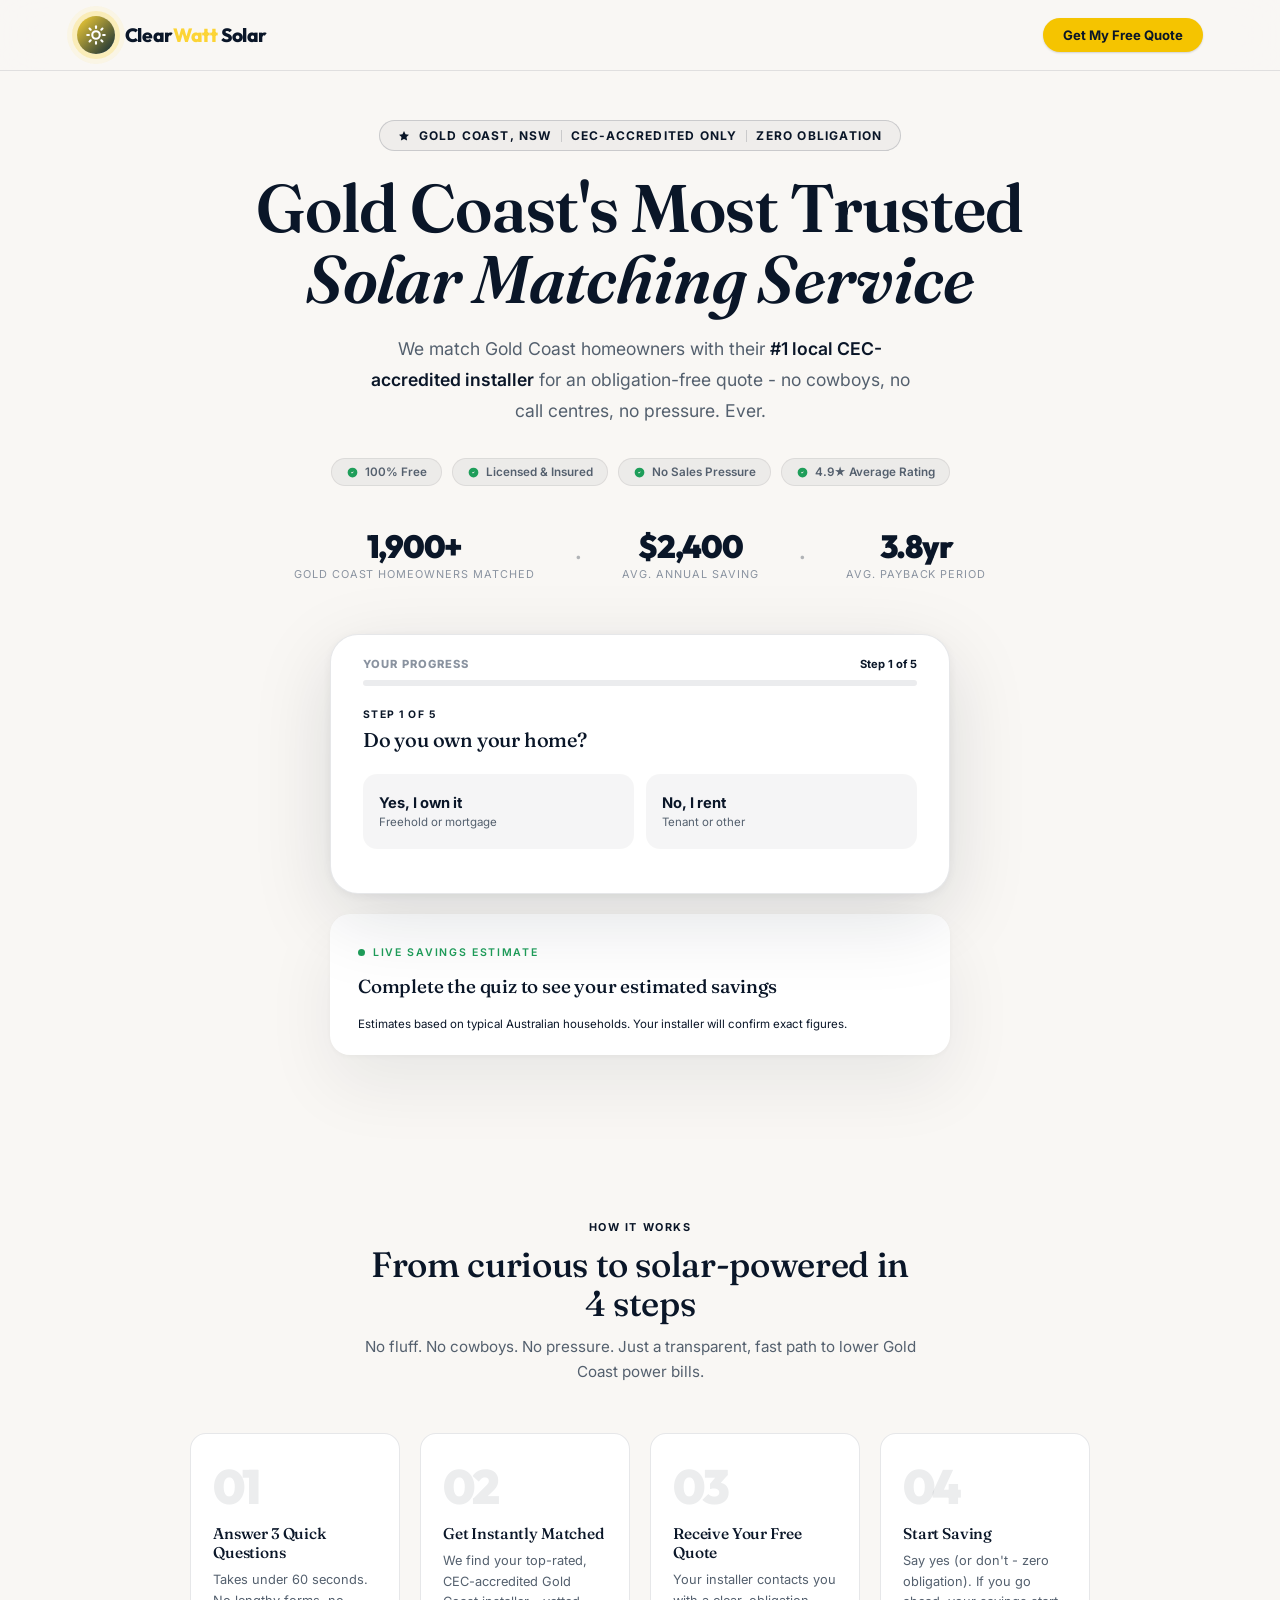
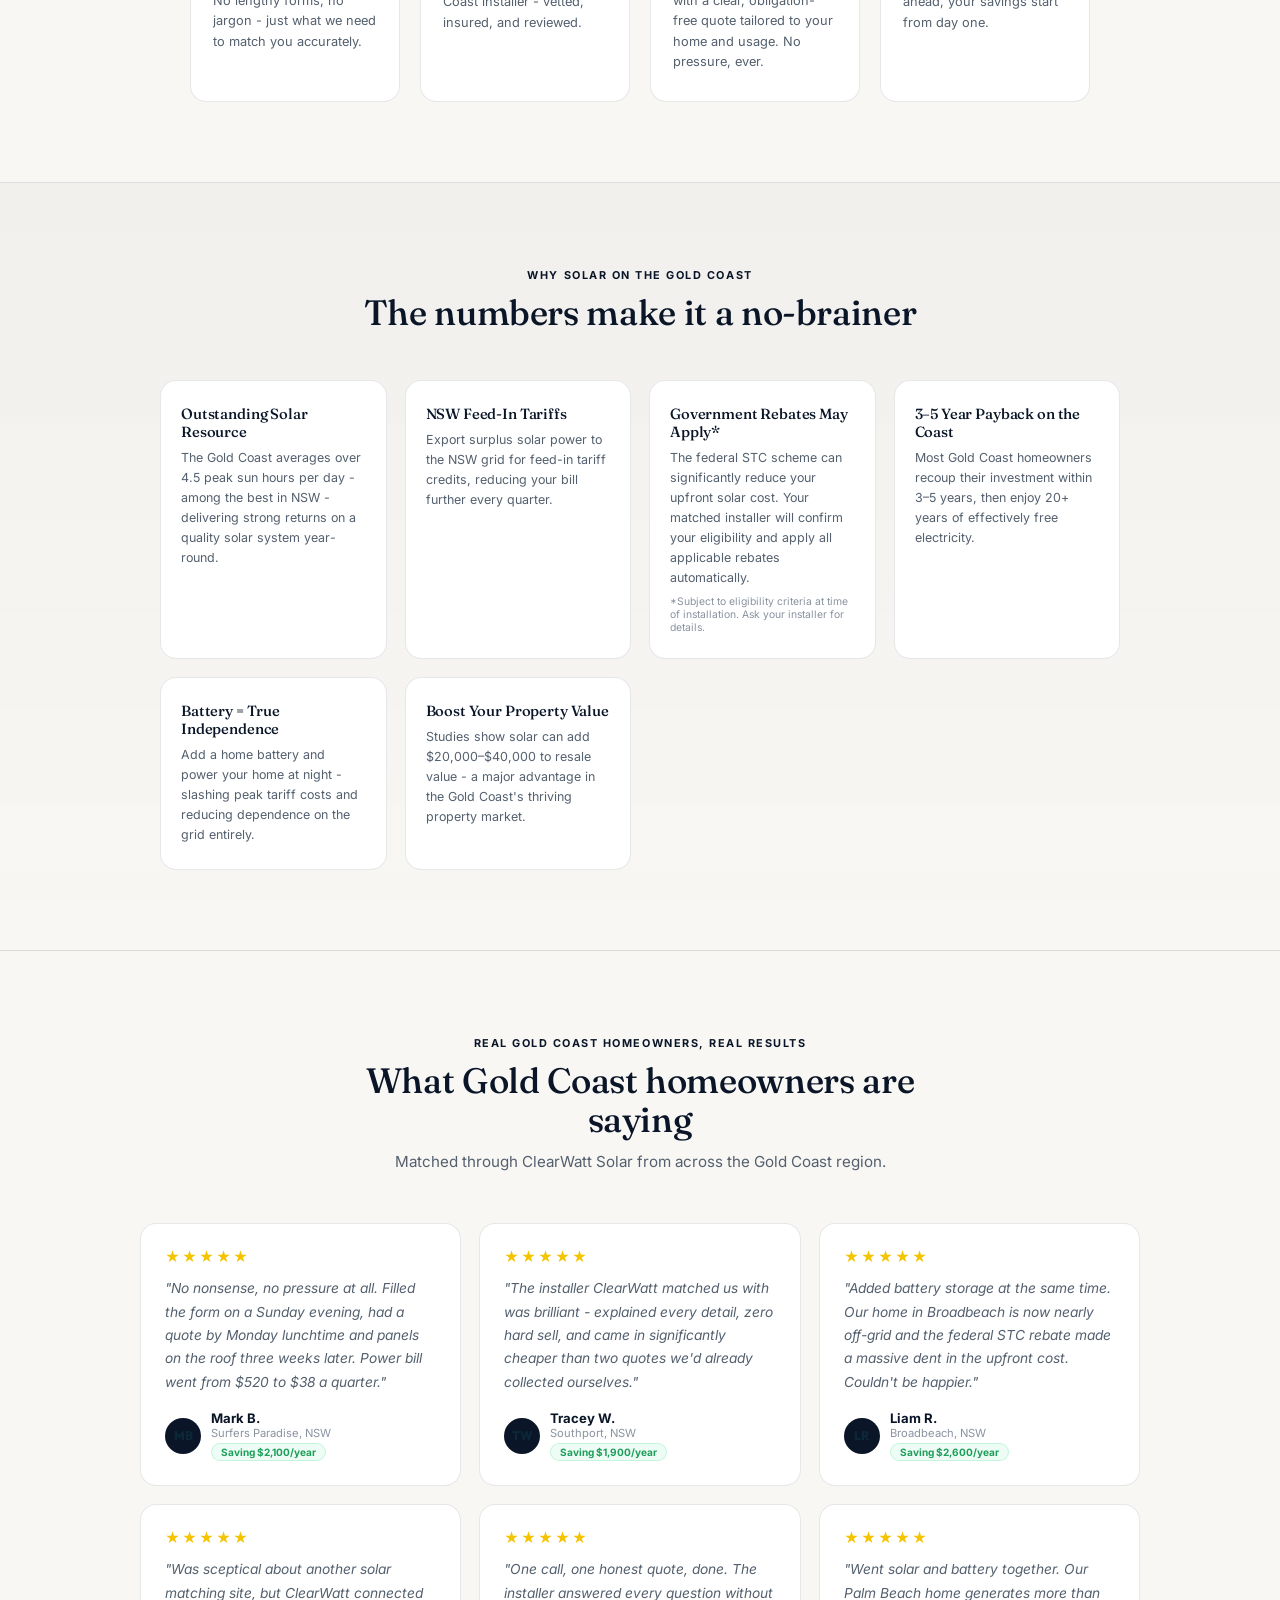
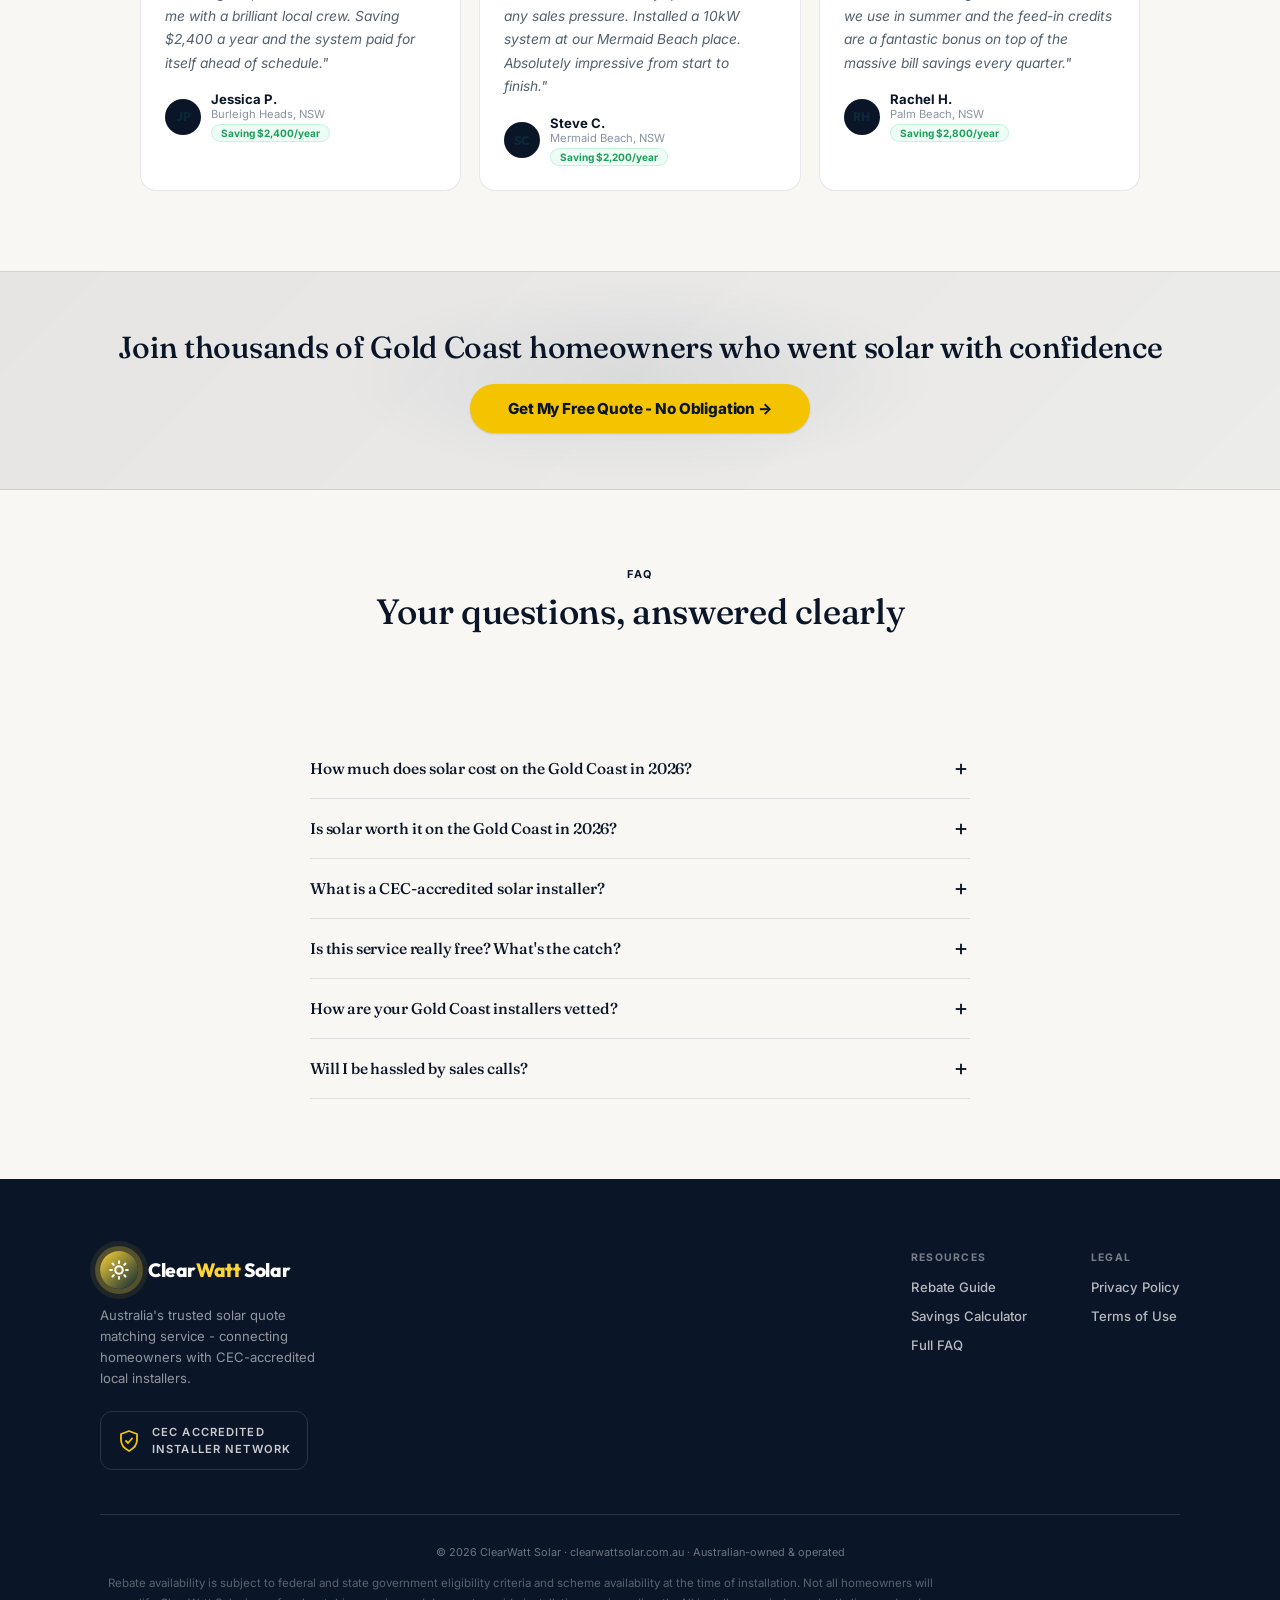
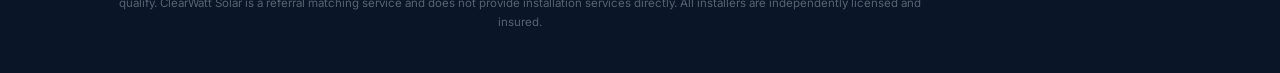
<file: gold-coast-quotes.html>
<!DOCTYPE html>
<html lang="en">
<head>
<!-- Google Tag Manager -->
<script>(function(w,d,s,l,i){w[l]=w[l]||[];w[l].push({'gtm.start':
new Date().getTime(),event:'gtm.js'});var f=d.getElementsByTagName(s)[0],
j=d.createElement(s),dl=l!='dataLayer'?'&l='+l:'';j.async=true;j.src=
'https://www.googletagmanager.com/gtm.js?id='+i+dl;f.parentNode.insertBefore(j,f);
})(window,document,'script','dataLayer','GTM-T3FCNT9K');</script>
<!-- End Google Tag Manager -->
<meta charset="UTF-8">
<meta name="viewport" content="width=device-width, initial-scale=1.0">
<title>ClearWatt Solar Gold Coast – Free Solar Quote | NSW Solar Savings</title>
<meta name="description" content="Get a free, obligation-free solar quote matched with a CEC-accredited Gold Coast installer. Gold Coast homeowners save an average of $2,400/year. No cowboys, no call centres." />
<link rel="canonical" href="https://clearwattsolar.com.au/central-coast-quotes" />
<meta property="og:type" content="website" />
<meta property="og:title" content="ClearWatt Solar Gold Coast – Crystal Clear Solar Quotes for NSW" />
<meta property="og:description" content="Free obligation-free solar quotes for Gold Coast homeowners. CEC-accredited local installers only. Takes 60 seconds." />

<link rel="preconnect" href="https://fonts.googleapis.com">
<link rel="preconnect" href="https://fonts.gstatic.com" crossorigin>
<link href="https://fonts.googleapis.com/css2?family=Fraunces:ital,opsz,wght@0,9..144,400;0,9..144,500;0,9..144,600;1,9..144,500;1,9..144,600&family=Inter:wght@400;500;600;700&family=Outfit:wght@600;700;800;900&display=swap" rel="stylesheet">
<!-- Live savings estimate panel (additive, new file) -->
<link rel="stylesheet" href="/savings-panel.css">


<!-- Google tag (gtag.js) -->
<script async src="https://www.googletagmanager.com/gtag/js?id=G-W0NM149JDY"></script>
<script>
  window.dataLayer = window.dataLayer || [];
  function gtag(){dataLayer.push(arguments);}
  gtag('js', new Date()); gtag('config', 'G-W0NM149JDY');
</script>

<!-- Meta Pixel -->
<script>
!function(f,b,e,v,n,t,s){if(f.fbq)return;n=f.fbq=function(){n.callMethod?
n.callMethod.apply(n,arguments):n.queue.push(arguments)};if(!f._fbq)f._fbq=n;
n.push=n;n.loaded=!0;n.version='2.0';n.queue=[];t=b.createElement(e);t.async=!0;
t.src=v;s=b.getElementsByTagName(e)[0];s.parentNode.insertBefore(t,s)}(window,
document,'script','https://connect.facebook.net/en_US/fbevents.js');
fbq('init','1692791048547338'); fbq('track','PageView');
</script>

<!-- Structured Data -->
<script type="application/ld+json">
{
  "@context":"https://schema.org","@type":"Service",
  "name":"Free Solar Quotes Gold Coast",
  "provider":{"@type":"Organization","name":"ClearWatt Solar","url":"https://clearwattsolar.com.au","areaServed":{"@type":"City","name":"Gold Coast"}},
  "serviceType":"Solar Installation Quote",
  "offers":{"@type":"Offer","price":"0","priceCurrency":"AUD","description":"Free, obligation-free solar quotes from CEC-accredited Gold Coast installers."}
}
</script>

<style>
*,*::before,*::after{box-sizing:border-box;margin:0;padding:0}
:root{
  --bg:#F9F7F4;
  --surface:#FFFFFF;
  --surface2:#F3EFE8;
  --border:rgba(10,22,40,0.10);
  --border2:rgba(10,22,40,0.16);
  --cyan:#0A1628;
  --cyan-dark:#0A1628;
  --cyan-glow:rgba(10,22,40,0.06);
  --cyan-pale:rgba(10,22,40,0.04);
  --gold:#F5C400;
  --gold-dark:#0A1628;
  --white:#0A1628;
  --muted:#54606E;
  --muted2:#8A93A0;
  --green:#1E9E5A;
  --red:#C0392B;
  --orange:#F5C400;
  --radius:16px;
  --navy:#0A1628;
  --serif:'Fraunces',Georgia,'Times New Roman',serif;
  --sans:'Inter',-apple-system,BlinkMacSystemFont,'Segoe UI',sans-serif;
}

html{scroll-behavior:smooth}
body{
  font-family:'Outfit',sans-serif;
  color:var(--white);
  background:var(--bg);
  overflow-x:hidden;
}

body::before{
  content:'';position:fixed;inset:0;
  background:
    radial-gradient(ellipse 80% 60% at 70% -10%, rgba(10,22,40,0.07) 0%, transparent 60%),
    radial-gradient(ellipse 60% 40% at -10% 80%, rgba(11,39,56,0.05) 0%, transparent 60%),
    radial-gradient(ellipse 40% 30% at 50% 110%, rgba(10,22,40,0.04) 0%, transparent 60%);
  pointer-events:none;z-index:0;
}

/* ═══ NAV ═══ */
nav{
  position:fixed;top:0;left:0;right:0;z-index:100;
  display:flex;align-items:center;justify-content:space-between;
  padding:16px 6vw;
  background:rgba(249,247,244,0.9);
  backdrop-filter:blur(20px);
  border-bottom:1px solid var(--border);
}
.logo{display:flex;align-items:center;gap:10px;text-decoration:none}
.logo-sun{width:38px;height:38px;background:linear-gradient(135deg,#0A1628,#0b2738);border-radius:50%;display:flex;align-items:center;justify-content:center;box-shadow:0 0 0 5px rgba(10,22,40,0.25),0 0 0 10px rgba(10,22,40,0.08);animation:pulse-sun 3s ease-in-out infinite;flex-shrink:0}
.logo-sun svg{width:20px;height:20px}
@keyframes pulse-sun{0%,100%{box-shadow:0 0 0 5px rgba(10,22,40,0.25),0 0 0 10px rgba(10,22,40,0.08)}50%{box-shadow:0 0 0 8px rgba(10,22,40,0.3),0 0 0 16px rgba(10,22,40,0.05)}}
.logo-text{font-family:'Outfit',sans-serif;font-weight:800;font-size:1.2rem;color:var(--white);letter-spacing:-0.02em}
.logo-text span{color:var(--cyan)}
.nav-right{display:flex;align-items:center;gap:14px}
.nav-badge{
  display:flex;align-items:center;gap:6px;
  background:rgba(34,212,122,0.1);border:1px solid rgba(34,212,122,0.25);
  border-radius:50px;padding:5px 13px;font-size:0.72rem;font-weight:700;
  color:#22d47a;letter-spacing:0.04em;
}
.nav-badge::before{content:'';width:6px;height:6px;background:#22d47a;border-radius:50%;animation:blink 2s ease-in-out infinite}
@keyframes blink{0%,100%{opacity:1}50%{opacity:0.3}}
.nav-cta{
  background:linear-gradient(135deg, var(--cyan), var(--cyan-dark));
  color:#0b2738;font-weight:700;font-size:0.82rem;
  padding:9px 20px;border-radius:50px;text-decoration:none;
  box-shadow:0 4px 20px rgba(10,22,40,0.25);
  transition:transform 0.2s,box-shadow 0.2s;
}
.nav-cta:hover{transform:translateY(-1px);box-shadow:0 6px 28px rgba(10,22,40,0.38)}

/* ═══ HERO ═══ */
.hero{
  min-height:100vh;padding:120px 6vw 80px;
  position:relative;z-index:1;
  display:flex;flex-direction:column;align-items:center;justify-content:center;
}

.hero-lines{
  position:absolute;inset:0;pointer-events:none;overflow:hidden;
  background-image:
    linear-gradient(rgba(10,22,40,0.04) 1px, transparent 1px),
    linear-gradient(90deg, rgba(10,22,40,0.04) 1px, transparent 1px);
  background-size:60px 60px;
  -webkit-mask-image:radial-gradient(ellipse 80% 80% at 50% 50%, black 30%, transparent 80%);
  mask-image:radial-gradient(ellipse 80% 80% at 50% 50%, black 30%, transparent 80%);
}

.hero-eyebrow{
  display:inline-flex;align-items:center;gap:9px;
  border:1px solid var(--border2);border-radius:50px;
  padding:7px 18px;margin-bottom:22px;font-size:0.75rem;font-weight:700;
  color:var(--cyan);letter-spacing:0.1em;text-transform:uppercase;
  background:var(--cyan-pale);
  animation:fadeSlideUp 0.6s ease forwards;
}
.hero-eyebrow .divider{width:1px;height:12px;background:var(--border2)}

.hero-h1{
  font-family:'Outfit',sans-serif;font-weight:900;
  font-size:clamp(2.4rem, 5.5vw, 4.2rem);
  line-height:1.05;letter-spacing:-0.04em;
  text-align:center;max-width:820px;
  margin-bottom:20px;
  animation:fadeSlideUp 0.7s ease 0.1s both;
}
.hero-h1 .line1{display:block;color:var(--white)}
.hero-h1 .line2{
  display:block;
  background:linear-gradient(90deg, var(--cyan), var(--gold));
  -webkit-background-clip:text;-webkit-text-fill-color:transparent;background-clip:text;
  font-family:'Lora',serif;font-style:italic;font-weight:600;
}

.hero-sub{
  text-align:center;font-size:clamp(0.95rem, 2vw, 1.1rem);
  color:var(--muted);line-height:1.75;max-width:560px;
  margin-bottom:32px;
  animation:fadeSlideUp 0.7s ease 0.2s both;
}
.hero-sub strong{color:var(--white);font-weight:600}

/* TRUST PILLS ROW */
.trust-row{
  display:flex;justify-content:center;gap:10px;flex-wrap:wrap;
  margin-bottom:44px;
  animation:fadeSlideUp 0.7s ease 0.3s both;
}
.trust-pill{
  display:flex;align-items:center;gap:6px;
  background:rgba(10,22,40,0.05);border:1px solid rgba(0,0,0,0.07);
  border-radius:50px;padding:6px 14px;font-size:0.73rem;font-weight:600;color:var(--muted);
}
.trust-pill svg{width:13px;height:13px;color:var(--green);flex-shrink:0}

/* STAT ROW */
.stat-row{
  display:flex;justify-content:center;gap:40px;flex-wrap:wrap;
  animation:fadeSlideUp 0.7s ease 0.35s both;margin-bottom:52px;
}
.stat-item{text-align:center}
.stat-num{
  display:block;font-family:'Outfit',sans-serif;font-weight:900;
  font-size:2rem;letter-spacing:-0.04em;color:var(--cyan);line-height:1;
}
.stat-sep{color:rgba(10,22,40,0.3);font-size:1.8rem;display:flex;align-items:center}
.stat-label{font-size:0.68rem;color:var(--muted2);text-transform:uppercase;letter-spacing:0.09em;margin-top:3px}

@keyframes fadeSlideUp{
  from{opacity:0;transform:translateY(20px)}
  to{opacity:1;transform:translateY(0)}
}

/* ═══ SURVEY CARD ═══ */
.survey-wrap{
  width:100%;max-width:620px;
  animation:fadeSlideUp 0.8s ease 0.45s both;
  position:relative;z-index:5;
}
.survey-card{
  background:#ffffff;
  border:1.5px solid rgba(10,22,40,0.1);
  border-radius:28px;
  box-shadow:0 24px 80px rgba(10,22,40,0.13), 0 2px 12px rgba(10,22,40,0.06);
  overflow:hidden;
  position:relative;
}
.survey-card::before{
  content:'';position:absolute;top:0;left:0;right:0;height:5px;
  background:linear-gradient(90deg,var(--gold),var(--cyan),var(--cyan-dark));
}

/* PROGRESS */
.survey-progress{padding:22px 32px 14px}
.progress-meta{
  display:flex;justify-content:space-between;align-items:center;margin-bottom:9px;
}
.progress-label{font-size:0.7rem;font-weight:800;letter-spacing:0.1em;text-transform:uppercase;color:var(--muted2)}
.progress-count{font-size:0.7rem;font-weight:700;color:var(--cyan)}
.prog-outer{height:6px;background:rgba(10,22,40,0.08);border-radius:100px;overflow:hidden}
.prog-inner{
  height:100%;width:0%;
  background:linear-gradient(90deg,var(--gold),var(--cyan));
  border-radius:100px;
  transition:width 0.5s cubic-bezier(0.34,1.56,0.64,1);
}

/* STEP DOTS */
.dot-row{display:flex;justify-content:center;align-items:center;gap:8px;padding:12px 0 0}
.sdot{width:7px;height:7px;border-radius:50%;background:rgba(11,39,56,0.1);transition:all 0.3s ease}
.sdot.active{background:var(--cyan);transform:scale(1.4);box-shadow:0 0 8px rgba(10,22,40,0.5)}
.sdot.done{background:var(--green)}

/* CARD BODY */
.card-body{padding:8px 32px 32px}
@media(max-width:480px){.card-body{padding:4px 18px 26px}.survey-progress{padding:20px 18px 12px}}

/* STEPS */
.step{display:none}
.step.active{display:block;animation:stepIn 0.35s ease}
@keyframes stepIn{from{opacity:0;transform:translateX(18px)}to{opacity:1;transform:translateX(0)}}

.step-label{font-size:0.65rem;font-weight:700;color:var(--cyan);text-transform:uppercase;letter-spacing:0.14em;margin-bottom:7px}
.step h3{font-family:'Outfit',sans-serif;font-weight:800;font-size:1.25rem;color:var(--white);letter-spacing:-0.02em;margin-bottom:22px;line-height:1.2}

/* CHOICE GRID */
.choice-grid{display:grid;grid-template-columns:1fr 1fr;gap:12px;margin-bottom:12px}
.choice-grid.one-col{grid-template-columns:1fr}
@media(max-width:440px){.choice-grid{grid-template-columns:1fr}}

.choice-card{
  border:2px solid transparent;border-radius:14px;padding:18px 14px;
  cursor:pointer;transition:all 0.18s ease;
  background:rgba(10,22,40,0.04);
  position:relative;overflow:hidden;user-select:none;
}
.choice-card::before{content:'';position:absolute;inset:0;background:linear-gradient(135deg, rgba(10,22,40,0.06), rgba(10,22,40,0.04));opacity:0;transition:opacity 0.18s}
.choice-card:hover{border-color:rgba(10,22,40,0.35);transform:translateY(-1px);box-shadow:0 6px 20px rgba(10,22,40,0.12)}
.choice-card:hover::before{opacity:1}
.choice-card.selected{border-color:var(--cyan);background:#ffffff;box-shadow:0 8px 28px rgba(10,22,40,0.2)}
.choice-card.selected::before{opacity:1}
.choice-card.selected::after{content:'✓';position:absolute;top:9px;right:11px;width:22px;height:22px;background:var(--cyan);color:#ffffff;border-radius:50%;font-size:0.68rem;font-weight:900;display:flex;align-items:center;justify-content:center;line-height:22px}
.choice-card.disq-card:hover{border-color:rgba(255,71,87,0.5)}
.choice-card.disq-card.selected{border-color:var(--red);background:#ffffff}
.choice-card.disq-card.selected::after{background:var(--red)}

.cc-icon{font-size:2rem;margin-bottom:10px;display:block}
.cc-title{font-weight:700;font-size:0.92rem;color:var(--white);margin-bottom:3px}
.cc-sub{font-size:0.72rem;color:var(--muted)}

/* HORIZONTAL CHOICE */
.choice-h{
  display:flex;align-items:center;gap:14px;
  border:2px solid transparent;border-radius:14px;padding:15px 16px;
  cursor:pointer;transition:all 0.18s ease;
  background:rgba(10,22,40,0.04);
  position:relative;overflow:hidden;user-select:none;
}
.choice-h:hover{border-color:rgba(10,22,40,0.35);transform:translateY(-1px);box-shadow:0 6px 20px rgba(10,22,40,0.12)}
.choice-h.selected{border-color:var(--cyan);background:#ffffff;box-shadow:0 8px 28px rgba(10,22,40,0.2)}
.choice-h.selected::after{content:'✓';position:absolute;top:50%;right:14px;transform:translateY(-50%);width:22px;height:22px;background:var(--cyan);color:#ffffff;border-radius:50%;font-size:0.68rem;font-weight:900;display:flex;align-items:center;justify-content:center;line-height:22px}
.ch-icon{font-size:1.5rem;flex-shrink:0}
.ch-body{flex:1}
.ch-title{font-weight:700;font-size:0.92rem;color:var(--white)}
.ch-sub{font-size:0.72rem;color:var(--muted);margin-top:2px}
.ch-badge{background:rgba(10,22,40,0.12);border:1px solid rgba(10,22,40,0.25);border-radius:50px;padding:3px 10px;font-size:0.65rem;font-weight:700;color:var(--gold);white-space:nowrap;flex-shrink:0;margin-right:26px}

/* INSIGHT BOX */
.insight{
  display:flex;gap:11px;align-items:flex-start;
  background:rgba(10,22,40,0.05);border:1px solid rgba(10,22,40,0.12);
  border-radius:12px;padding:13px 15px;margin-bottom:20px;
}
.insight-icon{font-size:1.2rem;flex-shrink:0;line-height:1.2}
.insight p{font-size:0.78rem;color:var(--muted);line-height:1.55}
.insight strong{color:var(--cyan);font-weight:700}

/* POSTCODE CHIP */
.suburb-chip{display:inline-flex;align-items:center;gap:6px;margin-top:8px;font-size:0.72rem;font-weight:700;padding:5px 14px;border-radius:50px;transition:all 0.25s}
.suburb-chip.loading{background:rgba(11,39,56,0.04);border:1px solid var(--border);color:var(--muted2)}
.suburb-chip.found{background:rgba(34,212,122,0.08);border:1px solid rgba(34,212,122,0.25);color:var(--green)}
.suburb-chip.no-coverage{background:rgba(10,22,40,0.08);border:1px solid rgba(10,22,40,0.22);color:var(--cyan-dark)}
.suburb-chip.not-found{background:rgba(11,39,56,0.04);border:1px solid var(--border);color:var(--muted2)}

/* MATCH NOTICE */
.match-notice{
  display:flex;gap:12px;align-items:flex-start;
  background:rgba(34,212,122,0.06);border:1px solid rgba(34,212,122,0.15);
  border-radius:12px;padding:14px 16px;margin-bottom:20px;
}
.match-notice .mn-icon{font-size:1.5rem;flex-shrink:0}
.match-notice p{font-size:0.78rem;color:var(--muted);line-height:1.55}
.match-notice strong{color:var(--green);font-weight:700}

/* FORM FIELDS */
.field-wrap{margin-bottom:14px}
.field-wrap label{display:block;font-size:0.72rem;font-weight:700;color:var(--muted);text-transform:uppercase;letter-spacing:0.08em;margin-bottom:6px}
.field-wrap input{
  width:100%;background:rgba(10,22,40,0.05);
  border:1.5px solid rgba(0,0,0,0.07);
  border-radius:10px;padding:12px 14px;
  font-family:'Outfit',sans-serif;font-size:0.92rem;color:var(--white);
  outline:none;transition:border-color 0.2s,box-shadow 0.2s;
}
.field-wrap input::placeholder{color:var(--muted2)}
.field-wrap input:focus{border-color:rgba(10,22,40,0.5);box-shadow:0 0 0 3px rgba(10,22,40,0.08)}
.field-wrap input.err-field{border-color:rgba(255,71,87,0.6)}
.err-msg{color:var(--red);font-size:0.7rem;margin-top:4px;display:none}
.field-row{display:grid;grid-template-columns:1fr 1fr;gap:12px}
@media(max-width:460px){.field-row{grid-template-columns:1fr}}

/* ERROR BANNER */
#error-banner{
  display:none;margin-bottom:14px;
  background:rgba(255,71,87,0.06);border:1px solid rgba(255,71,87,0.2);
  border-radius:10px;padding:11px 14px;
  font-size:0.76rem;color:var(--red);line-height:1.55;
}
#error-banner.show{display:block}

/* BTN */
.btn-next{
  width:100%;border:none;border-radius:50px;
  padding:16px 28px;font-family:'Outfit',sans-serif;
  font-size:1rem;font-weight:800;cursor:pointer;
  background:linear-gradient(135deg, var(--cyan), var(--cyan-dark));
  color:#0b2738;letter-spacing:-0.01em;
  box-shadow:0 6px 28px rgba(10,22,40,0.3);
  transition:all 0.25s ease;position:relative;overflow:hidden;
}
.btn-next::before{content:'';position:absolute;inset:0;background:linear-gradient(135deg, rgba(255,255,255,0.15), transparent);opacity:0;transition:opacity 0.2s}
.btn-next:hover{transform:translateY(-2px);box-shadow:0 10px 36px rgba(10,22,40,0.42)}
.btn-next:hover::before{opacity:1}
.btn-next:disabled{opacity:0.4;cursor:not-allowed;transform:none;box-shadow:0 4px 18px rgba(10,22,40,0.15)}
.btn-back{
  display:flex;align-items:center;gap:5px;margin-top:11px;
  background:none;border:none;color:var(--muted2);font-family:'Outfit',sans-serif;
  font-size:0.78rem;font-weight:600;cursor:pointer;padding:0;transition:color 0.2s;
}
.btn-back:hover{color:var(--muted)}
.btn-back svg{width:13px;height:13px}

/* PRIVACY NOTE */
.priv-note{text-align:center;font-size:0.68rem;color:var(--muted2);margin-top:12px;display:flex;align-items:flex-start;justify-content:center;gap:5px;line-height:1.55}
.priv-note svg{width:11px;height:11px;color:var(--green);flex-shrink:0;margin-top:1px}

/* RENTER MESSAGE */
#renter-msg{display:none;text-align:center;padding:16px 0 8px}
.renter-icon{font-size:3rem;margin-bottom:14px}
.renter-msg-title{font-family:'Outfit',sans-serif;font-weight:800;font-size:1.1rem;color:var(--white);margin-bottom:10px;letter-spacing:-0.02em}
.renter-box{background:rgba(10,22,40,0.05);border:1px solid var(--border);border-radius:12px;padding:14px;margin-top:16px;font-size:0.78rem;color:var(--muted);line-height:1.6}

/* ═══ BELOW THE FOLD ═══ */
.hiw-section{padding:80px 6vw;position:relative;z-index:1}
.section-head{text-align:center;max-width:560px;margin:0 auto 48px}
.section-eyebrow{display:inline-block;font-size:0.68rem;font-weight:700;color:var(--cyan);text-transform:uppercase;letter-spacing:0.14em;margin-bottom:12px}
.section-h2{font-family:'Outfit',sans-serif;font-weight:900;font-size:clamp(1.6rem,3vw,2.2rem);color:var(--white);letter-spacing:-0.04em;line-height:1.1;margin-bottom:10px}
.section-sub{font-size:0.95rem;color:var(--muted);line-height:1.7}

.hiw-grid{display:grid;grid-template-columns:repeat(auto-fit,minmax(200px,1fr));gap:20px;max-width:900px;margin:0 auto}
.hiw-card{background:var(--surface);border:1px solid var(--border);border-radius:var(--radius);padding:28px 22px;position:relative;overflow:hidden;transition:transform 0.25s,border-color 0.25s}
.hiw-card:hover{transform:translateY(-4px);border-color:var(--border2)}
.hiw-card::before{content:'';position:absolute;top:0;left:0;right:0;height:2px;background:linear-gradient(90deg,var(--cyan),var(--gold));transform:scaleX(0);transform-origin:left;transition:transform 0.35s}
.hiw-card:hover::before{transform:scaleX(1)}
.hiw-num{font-family:'Outfit',sans-serif;font-size:3rem;font-weight:900;color:rgba(10,22,40,0.08);line-height:1;margin-bottom:14px;letter-spacing:-0.06em}
.hiw-card h4{font-family:'Outfit',sans-serif;font-weight:800;font-size:0.97rem;color:var(--white);margin-bottom:8px}
.hiw-card p{font-size:0.8rem;color:var(--muted);line-height:1.6}

/* FACTS */
.facts-section{background:linear-gradient(180deg, rgba(10,22,40,0.03) 0%, transparent 100%);border-top:1px solid var(--border);border-bottom:1px solid var(--border);padding:80px 6vw;position:relative;z-index:1}
.facts-grid{display:grid;grid-template-columns:repeat(auto-fit,minmax(220px,1fr));gap:18px;max-width:960px;margin:0 auto}
.fact-card{background:var(--surface);border:1px solid var(--border);border-radius:var(--radius);padding:24px 20px}
.fact-icon{font-size:1.7rem;margin-bottom:12px;display:block}
.fact-card h4{font-family:'Outfit',sans-serif;font-weight:700;font-size:0.92rem;color:var(--cyan);margin-bottom:7px}
.fact-card p{font-size:0.78rem;color:var(--muted);line-height:1.6}
.fact-asterisk{font-size:0.65rem;color:var(--muted2);margin-top:7px;display:block}

/* REVIEWS */
.reviews-section{padding:80px 6vw;position:relative;z-index:1}
.reviews-grid{display:grid;grid-template-columns:repeat(auto-fit,minmax(260px,1fr));gap:18px;max-width:1000px;margin:0 auto}
.review-card{background:var(--surface);border:1px solid var(--border);border-radius:var(--radius);padding:24px;transition:transform 0.25s,border-color 0.25s}
.review-card:hover{transform:translateY(-3px);border-color:var(--border2)}
.review-stars{color:var(--gold);font-size:0.9rem;letter-spacing:2px;margin-bottom:12px}
.review-text{font-size:0.86rem;color:var(--muted);line-height:1.7;margin-bottom:16px;font-style:italic}
.reviewer{display:flex;align-items:center;gap:10px}
.reviewer-av{width:36px;height:36px;border-radius:50%;flex-shrink:0;background:linear-gradient(135deg,var(--cyan),var(--cyan-dark));display:flex;align-items:center;justify-content:center;font-family:'Outfit',sans-serif;font-weight:800;font-size:0.78rem;color:#0b2738}
.reviewer-name{font-weight:700;font-size:0.82rem;color:var(--white)}
.reviewer-loc{font-size:0.7rem;color:var(--muted2)}
.rev-save{display:inline-block;margin-top:3px;background:rgba(34,212,122,0.08);border:1px solid rgba(34,212,122,0.2);border-radius:50px;padding:2px 9px;font-size:0.63rem;font-weight:700;color:var(--green)}

/* CTA STRIP */
.cta-strip{background:linear-gradient(135deg, rgba(10,22,40,0.08), rgba(11,39,56,0.05));border-top:1px solid var(--border);border-bottom:1px solid var(--border);padding:56px 20px;text-align:center;position:relative;z-index:1;overflow:hidden}
.cta-strip::before{content:'';position:absolute;top:50%;left:50%;transform:translate(-50%,-50%);width:600px;height:200px;background:radial-gradient(ellipse, rgba(10,22,40,0.07) 0%, transparent 70%);pointer-events:none}
.cta-strip h3{font-family:'Outfit',sans-serif;font-weight:900;font-size:clamp(1.3rem,3vw,1.9rem);color:var(--white);letter-spacing:-0.04em;margin-bottom:18px;position:relative;z-index:1}
.cta-btn{display:inline-block;position:relative;z-index:1;background:linear-gradient(135deg,var(--cyan),var(--cyan-dark));color:#0b2738;font-family:'Outfit',sans-serif;font-weight:800;font-size:0.95rem;padding:15px 38px;border-radius:50px;text-decoration:none;box-shadow:0 6px 28px rgba(10,22,40,0.3);transition:all 0.2s;letter-spacing:-0.01em}
.cta-btn:hover{transform:translateY(-2px);box-shadow:0 10px 38px rgba(10,22,40,0.42)}

/* FAQ */
.faq-section{padding:60px 20px 80px;max-width:700px;margin:0 auto;position:relative;z-index:1}
.faq-item{border-bottom:1px solid var(--border);padding:20px 0}
.faq-q{font-family:'Outfit',sans-serif;font-size:0.97rem;font-weight:700;color:var(--white);cursor:pointer;display:flex;justify-content:space-between;align-items:center;gap:14px;letter-spacing:-0.01em}
.faq-q svg{flex-shrink:0;width:18px;height:18px;color:var(--cyan);transition:transform 0.3s}
.faq-a{font-size:0.86rem;color:var(--muted);line-height:1.7;max-height:0;overflow:hidden;transition:max-height 0.35s ease,padding 0.2s}
.faq-item.open .faq-a{max-height:220px;padding-top:10px}
.faq-item.open .faq-q svg{transform:rotate(45deg)}

/* FOOTER */
footer{background:#0b2738;border-top:none;padding:40px 6vw 28px;position:relative;z-index:1}
.footer-inner{max-width:1000px;margin:0 auto;display:flex;justify-content:space-between;align-items:flex-start;flex-wrap:wrap;gap:32px;padding-bottom:28px;border-bottom:1px solid var(--border)}
.footer-brand p{font-size:0.82rem;color:var(--muted2);margin-top:10px;max-width:220px;line-height:1.6}
.footer-col h5{font-size:0.65rem;font-weight:700;color:var(--muted2);text-transform:uppercase;letter-spacing:0.12em;margin-bottom:12px}
.footer-col ul{list-style:none;display:flex;flex-direction:column;gap:9px}
.footer-col a{text-decoration:none;font-size:0.82rem;color:var(--muted);transition:color 0.2s;font-weight:500}
.footer-col a:hover{color:var(--cyan)}
.footer-bottom{max-width:1000px;margin:20px auto 0;font-size:0.68rem;color:var(--muted2);text-align:center;line-height:1.8}

/* LOADING OVERLAY */
.overlay{display:none;position:fixed;inset:0;z-index:999;background:rgba(28,10,0,0.92);align-items:center;justify-content:center;flex-direction:column;gap:16px;backdrop-filter:blur(8px)}
.overlay.show{display:flex}
.spinner{width:44px;height:44px;border:3px solid rgba(10,22,40,0.15);border-top-color:var(--cyan);border-radius:50%;animation:spin 0.75s linear infinite}
@keyframes spin{to{transform:rotate(360deg)}}
.overlay p{font-family:'Outfit',sans-serif;font-weight:700;color:#F9F7F4;font-size:0.95rem;letter-spacing:-0.01em}

/* HAMBURGER */
.hamburger{display:none;flex-direction:column;gap:5px;cursor:pointer;border:none;background:none;padding:6px}
.hamburger span{display:block;width:22px;height:2px;background:var(--muted);border-radius:2px;transition:transform 0.3s,opacity 0.3s}
.hamburger.open span:nth-child(1){transform:translateY(7px) rotate(45deg)}
.hamburger.open span:nth-child(2){opacity:0}
.hamburger.open span:nth-child(3){transform:translateY(-7px) rotate(-45deg)}
.mob-nav{display:none;position:fixed;inset:0;background:var(--bg);z-index:90;padding:80px 6vw 40px;flex-direction:column}
.mob-nav.open{display:flex}
.mob-nav ul{list-style:none;display:flex;flex-direction:column;border-top:1px solid var(--border)}
.mob-nav ul li a{display:block;font-family:'Outfit',sans-serif;font-size:1.1rem;font-weight:700;color:var(--white);text-decoration:none;padding:16px 0;border-bottom:1px solid var(--border);transition:color 0.2s}
.mob-nav ul li a:hover{color:var(--cyan)}
.mob-cta{margin-top:28px}
.mob-cta a{display:block;text-align:center;background:linear-gradient(135deg,var(--cyan),var(--cyan-dark));color:#0b2738;font-family:'Outfit',sans-serif;font-weight:800;font-size:1rem;padding:16px;border-radius:50px;text-decoration:none}

@media(max-width:640px){
  .nav-right .nav-cta{display:none}
  .nav-right .nav-badge{display:none}
  .hamburger{display:flex}
  nav{padding:14px 5vw}
  .hero{padding:100px 5vw 60px}
  .cta-strip h3{font-size:1.3rem}
  .stat-sep{display:none}
}

footer .logo-text{color:#ffffff}
footer .logo-text span{color:var(--cyan)}
footer .footer-col a{color:rgba(255,255,255,0.55)}
footer .footer-col a:hover{color:var(--cyan)}
footer .footer-brand p{color:rgba(255,255,255,0.38)}
footer .footer-col h5{color:rgba(255,255,255,0.35)}
footer .footer-bottom{color:rgba(255,255,255,0.3)}
.footer-inner{border-bottom-color:rgba(255,255,255,0.1)}

/* ===== ClearWatt premium brand alignment ===== */
body{font-family:var(--sans)!important;color:var(--white);background:var(--bg);-webkit-font-smoothing:antialiased}
body::before{display:none!important}
.hero-lines{display:none!important}
h1,h2,h3,h4,.hero-h1,.section-h2,.step h3,.cta-strip h3,.faq-q,.section-h1{font-family:var(--serif)!important;font-weight:500!important;letter-spacing:-0.01em}
.hero-h1{font-weight:600!important}
.hero-h1 .line1{color:var(--white)!important}
.hero-h1 .line2,.section-h2 .line2{background:none!important;-webkit-text-fill-color:initial!important;background-clip:initial!important;-webkit-background-clip:initial!important;color:var(--white)!important;font-family:var(--serif)!important;font-style:italic;font-weight:600!important}
.logo-mark{width:30px;height:30px;flex-shrink:0;color:var(--navy)}
.logo-mark .ray{stroke:var(--navy)}
.logo-mark .core{fill:var(--gold)}
.logo-text{font-family:var(--serif)!important;font-weight:600!important;font-size:1.32rem!important;color:var(--white)!important;letter-spacing:-0.01em}
.logo-text span{color:var(--white)!important}
.logo-sun{background:var(--navy)!important;box-shadow:none!important;animation:none!important}
/* key CTAs in ClearWatt yellow; everything else stays navy */
.nav-cta,.btn-next,.cta-btn,.mob-cta a{background:var(--gold)!important;background-image:none!important;color:#0A1628!important;border:none!important;box-shadow:0 1px 2px rgba(10,22,40,0.16)!important;border-radius:999px!important;font-family:var(--sans)!important;text-shadow:none!important}
.nav-cta:hover,.btn-next:hover,.cta-btn:hover,.mob-cta a:hover{background:#FFD11A!important}
#postcodeBtn{background:var(--navy)!important;color:#fff!important}
#postcodeBtn:hover{background:#11233B!important}
.btn-next:disabled{opacity:0.45!important;box-shadow:none!important}
.survey-card::before{display:none!important}
.prog-inner{background:var(--navy)!important;background-image:none!important}
.review-stars{color:var(--gold)!important}
/* footer */
footer{background:var(--navy)!important;padding:72px 6vw 40px!important}
.footer-inner{display:flex!important;justify-content:space-between;flex-wrap:wrap;gap:48px;max-width:1080px;margin:0 auto;padding-bottom:44px;border-bottom:1px solid rgba(255,255,255,0.12)!important}
.footer-brand{max-width:300px}
.footer-brand .logo-text,.footer-brand .logo-text span{color:#fff!important}
.footer-brand .logo-mark{color:#fff}
.footer-brand .logo-mark .ray{stroke:#fff}
.footer-brand .logo-mark .core{fill:var(--gold)}
.footer-brand p{color:rgba(255,255,255,0.55)!important;margin-top:16px}
.footer-cols{display:flex;gap:64px;flex-wrap:wrap}
.footer-col h5{color:rgba(255,255,255,0.45)!important}
.footer-col a{color:rgba(255,255,255,0.7)!important}
.footer-col a:hover{color:#fff!important}
.footer-bottom{color:rgba(255,255,255,0.4)!important;max-width:1080px;margin:28px auto 0}
.footer-disclaimer{margin-top:12px;font-size:0.72rem;color:rgba(255,255,255,0.32);max-width:840px;line-height:1.7}
.cec-badge{display:inline-flex;align-items:center;gap:11px;margin-top:22px;border:1px solid rgba(255,255,255,0.12);border-radius:12px;padding:12px 16px}
.cec-badge svg{width:24px;height:24px;color:var(--gold);flex-shrink:0}
.cec-badge-txt{font-size:0.7rem;font-weight:600;letter-spacing:0.1em;text-transform:uppercase;color:rgba(255,255,255,0.78);line-height:1.45}
.overlay{background:rgba(10,22,40,0.94)!important}
.spinner{border-top-color:var(--gold)!important}
.overlay p{color:#fff!important;font-family:var(--sans)!important}

/* ===== original ClearWatt logo restored ===== */
.logo-mark{display:none!important}
.logo-sun{width:38px!important;height:38px!important;background:linear-gradient(135deg,#fcd435,#0b2738)!important;border-radius:50%!important;display:flex!important;align-items:center!important;justify-content:center!important;box-shadow:0 0 0 5px rgba(252,212,53,0.25),0 0 0 10px rgba(252,212,53,0.08)!important;animation:pulse-sun 3s ease-in-out infinite!important;flex-shrink:0!important;padding:0!important}
.logo-sun svg{width:20px!important;height:20px!important;display:block!important}
@keyframes pulse-sun{0%,100%{box-shadow:0 0 0 5px rgba(252,212,53,0.25),0 0 0 10px rgba(252,212,53,0.08)}50%{box-shadow:0 0 0 8px rgba(252,212,53,0.3),0 0 0 16px rgba(252,212,53,0.05)}}
.logo-text{font-family:'Outfit',sans-serif!important;font-weight:800!important;font-size:1.2rem!important;color:#0A1628!important;letter-spacing:-0.02em!important}
.logo-text span{color:#fcd435!important}
footer .logo-text,.footer-brand .logo-text{color:#ffffff!important}
footer .logo-text span,.footer-brand .logo-text span{color:#fcd435!important}
</style>
</head>
<body>
<!-- Google Tag Manager (noscript) -->
<noscript><iframe src="https://www.googletagmanager.com/ns.html?id=GTM-T3FCNT9K"
height="0" width="0" style="display:none;visibility:hidden"></iframe></noscript>
<!-- End Google Tag Manager (noscript) -->

<!-- LOADING OVERLAY -->
<div class="overlay" id="overlay">
  <div class="spinner"></div>
  <p>Locating your installer…</p>
</div>

<!-- ═══ NAV ═══ -->
<nav>
  <a href="/" class="logo">
    <div class="logo-sun">
      <svg viewBox="0 0 24 24" fill="none" stroke="white" stroke-width="2.5" stroke-linecap="round">
        <circle cx="12" cy="12" r="4.5"/>
        <line x1="12" y1="1.5" x2="12" y2="3.5"/><line x1="12" y1="20.5" x2="12" y2="22.5"/>
        <line x1="4.22" y1="4.22" x2="5.64" y2="5.64"/><line x1="18.36" y1="18.36" x2="19.78" y2="19.78"/>
        <line x1="1.5" y1="12" x2="3.5" y2="12"/><line x1="20.5" y1="12" x2="22.5" y2="12"/>
        <line x1="4.22" y1="19.78" x2="5.64" y2="18.36"/><line x1="18.36" y1="5.64" x2="19.78" y2="4.22"/>
      </svg>
    </div>
    <span class="logo-text">Clear<span>Watt</span> Solar</span>
  </a>
  <div class="nav-right">
    <a href="#quote" class="nav-cta">Get My Free Quote</a>
    <button class="hamburger" id="hamburger" aria-label="Menu" onclick="toggleMob()">
      <span></span><span></span><span></span>
    </button>
  </div>
</nav>

<div class="mob-nav" id="mobNav">
  <ul>
    <li><a href="#quote" onclick="closeMob()">Get a Free Quote</a></li>
    <li><a href="#how" onclick="closeMob()">How It Works</a></li>
    <li><a href="#reviews" onclick="closeMob()">Reviews</a></li>
    <li><a href="#faq" onclick="closeMob()">FAQ</a></li>
    <li><a href="/privacy-policy" onclick="closeMob()">Privacy Policy</a></li>
  </ul>
  <div class="mob-cta"><a href="#quote" onclick="closeMob()">Get My Free Quote →</a></div>
</div>

<!-- ═══ HERO ═══ -->
<section class="hero" id="quote">
  <div class="hero-lines" aria-hidden="true"></div>

  <div class="hero-eyebrow">
    <svg width="12" height="12" viewBox="0 0 24 24" fill="currentColor"><path d="M12 2l3.09 6.26L22 9.27l-5 4.87 1.18 6.88L12 17.77l-6.18 3.25L7 14.14 2 9.27l6.91-1.01L12 2z"/></svg>
    <span> Gold Coast, NSW</span>
    <div class="divider"></div>
    <span>CEC-Accredited Only</span>
    <div class="divider"></div>
    <span>Zero Obligation</span>
  </div>

  <h1 class="hero-h1">
    <span class="line1">Gold Coast's Most Trusted</span>
    <span class="line2">Solar Matching Service</span>
  </h1>

  <p class="hero-sub">
    We match Gold Coast homeowners with their <strong>#1 local CEC-accredited installer</strong> for an obligation-free quote - no cowboys, no call centres, no pressure. Ever.
  </p>

  <div class="trust-row">
    <div class="trust-pill">
      <svg viewBox="0 0 24 24" fill="currentColor"><path d="M9 12l2 2 4-4m6 2a9 9 0 11-18 0 9 9 0 0118 0z"/></svg>
      100% Free
    </div>
    <div class="trust-pill">
      <svg viewBox="0 0 24 24" fill="currentColor"><path d="M9 12l2 2 4-4m6 2a9 9 0 11-18 0 9 9 0 0118 0z"/></svg>
      Licensed &amp; Insured
    </div>
    <div class="trust-pill">
      <svg viewBox="0 0 24 24" fill="currentColor"><path d="M9 12l2 2 4-4m6 2a9 9 0 11-18 0 9 9 0 0118 0z"/></svg>
      No Sales Pressure
    </div>
    <div class="trust-pill">
      <svg viewBox="0 0 24 24" fill="currentColor"><path d="M9 12l2 2 4-4m6 2a9 9 0 11-18 0 9 9 0 0118 0z"/></svg>
      4.9★ Average Rating
    </div>
  </div>

  <div class="stat-row">
    <div class="stat-item">
      <span class="stat-num">1,900+</span>
      <span class="stat-label">Gold Coast Homeowners Matched</span>
    </div>
    <div class="stat-sep">·</div>
    <div class="stat-item">
      <span class="stat-num">$2,400</span>
      <span class="stat-label">Avg. Annual Saving</span>
    </div>
    <div class="stat-sep">·</div>
    <div class="stat-item">
      <span class="stat-num">3.8yr</span>
      <span class="stat-label">Avg. Payback Period</span>
    </div>
  </div>

  <!-- ═══ SURVEY CARD ═══ -->
  <div class="survey-wrap">
      <div class="survey-card">

        <div class="survey-progress">
          <div class="progress-meta">
            <span class="progress-label">Your Progress</span>
            <span class="progress-count" id="progressCount">Step 1 of 5</span>
          </div>
          <div class="prog-outer"><div class="prog-inner" id="progFill"></div></div>
        </div>

        <div class="card-body">

          <!-- STEP 1: OWNERSHIP -->
          <div class="step active" id="step1">
            <div id="step1-inner">
              <div class="step-label">Step 1 of 5</div>
              <h3>Do you own your home?</h3>
              <div class="choice-grid">
                <div class="choice-card" onclick="pickOwner(true, 'own', this)">
                  <div class="cc-title">Yes, I own it</div>
                  <div class="cc-sub">Freehold or mortgage</div>
                </div>
                <div class="choice-card disq-card" onclick="pickOwner(false, 'rent', this)">
                  <div class="cc-title">No, I rent</div>
                  <div class="cc-sub">Tenant or other</div>
                </div>
              </div>
            </div>
            <div id="renter-msg">
              <div class="renter-msg-title">Solar quotes are for homeowners</div>
              <p style="font-size:0.92rem;color:var(--ink-60);line-height:1.7">Our service is currently available to homeowners only. If your situation changes, we'd be glad to help in future.</p>
              <div class="renter-box"><strong>Buying soon?</strong> Bookmark this page - solar is one of the most rewarding first upgrades for new homeowners in Australia.</div>
            </div>
          </div>

          <!-- STEP 2: BILL -->
          <div class="step" id="step2">
            <div class="step-label">Step 2 of 5</div>
            <h3>What's your average quarterly electricity bill?</h3>
            <div class="choice-stack">
              <div class="choice-h" onclick="pickBill(this,'Under $300')">
                <div class="ch-body">
                  <div class="ch-title">Under $300</div>
                  <div class="ch-sub">Low usage</div>
                </div>
              </div>
              <div class="choice-h" onclick="pickBill(this,'$300–$500')">
                <div class="ch-body">
                  <div class="ch-title">$300 – $500</div>
                  <div class="ch-sub">Average household</div>
                </div>
              </div>
              <div class="choice-h" onclick="pickBill(this,'$500–$800')">
                <div class="ch-body">
                  <div class="ch-title">$500 – $800</div>
                  <div class="ch-sub">High usage</div>
                </div>
              </div>
              <div class="choice-h" onclick="pickBill(this,'$800+')">
                <div class="ch-body">
                  <div class="ch-title">$800+</div>
                  <div class="ch-sub">Very high usage</div>
                </div>
              </div>
            </div>
            <div class="note">
              <p>The higher your bill, the faster solar pays for itself. At $500 a quarter, most Australian homeowners reach <strong>full payback in under four years.</strong></p>
            </div>
            <button class="btn-back" onclick="goToStep(2,1)">
              <svg viewBox="0 0 24 24" fill="none" stroke="currentColor" stroke-width="2.5" stroke-linecap="round"><path d="M19 12H5M12 19l-7-7 7-7"/></svg>
              Back
            </button>
          </div>

          <!-- STEP 3: TIMELINE -->
          <div class="step" id="step3">
            <div class="step-label">Step 3 of 5</div>
            <h3>When are you looking to go solar?</h3>
            <div class="choice-stack">
              <div class="choice-h" onclick="pickTimeline(this,'ASAP')">
                <div class="ch-body">
                  <div class="ch-title">As soon as possible</div>
                  <div class="ch-sub">Within 1 month</div>
                </div>
              </div>
              <div class="choice-h" onclick="pickTimeline(this,'1-3 Months')">
                <div class="ch-body">
                  <div class="ch-title">1 – 3 months</div>
                  <div class="ch-sub">Planning ahead</div>
                </div>
              </div>
              <div class="choice-h" onclick="pickTimeline(this,'3-6 Months')">
                <div class="ch-body">
                  <div class="ch-title">3 – 6 months</div>
                  <div class="ch-sub">Researching options</div>
                </div>
              </div>
              <div class="choice-h" onclick="pickTimeline(this,'Just Exploring')">
                <div class="ch-body">
                  <div class="ch-title">Just exploring</div>
                  <div class="ch-sub">No rush yet</div>
                </div>
              </div>
            </div>
            <div class="note">
              <p>No pressure either way. Whether you're ready now or in six months, <strong>requesting a quote today locks in current rebate levels.</strong></p>
            </div>
            <button class="btn-back" onclick="goToStep(3,2)">
              <svg viewBox="0 0 24 24" fill="none" stroke="currentColor" stroke-width="2.5" stroke-linecap="round"><path d="M19 12H5M12 19l-7-7 7-7"/></svg>
              Back
            </button>
          </div>

          <!-- STEP 4: POSTCODE -->
          <div class="step" id="step4">
            <div class="step-label">Step 4 of 5</div>
            <h3>What's your postcode?</h3>

            <div class="match-notice">
              <p>We use your postcode to <strong>match you with your nearest pre-vetted local installer.</strong></p>
            </div>

            <div class="field-wrap">
              <label>Postcode</label>
              <input type="text" id="postcode" placeholder="e.g. 2000" maxlength="4" inputmode="numeric" oninput="this.value=this.value.replace(/\D/g,'').slice(0,4);onPostcodeTyping()">
              <div class="suburb-chip" id="suburb-chip" style="display:none">
                <span id="suburb-text"></span>
              </div>
              <div class="err-msg" id="err-postcode">Please enter a valid 4-digit postcode</div>
            </div>

            <button class="btn-next secondary" id="postcodeBtn" onclick="submitPostcode()">Find My Installer</button>
            <div style="text-align:left"><button class="btn-back" onclick="goToStep(4,3)">
              <svg viewBox="0 0 24 24" fill="none" stroke="currentColor" stroke-width="2.5" stroke-linecap="round"><path d="M19 12H5M12 19l-7-7 7-7"/></svg>
              Back
            </button></div>
          </div>

          <!-- STEP 5: CONTACT -->
          <div class="step" id="step5">
            <div class="step-label">Step 5 of 5 - Almost there</div>
            <h3>Where should we send your quote?</h3>

            <div class="match-notice" id="matchNotice">
              <p>We've matched you with <strong id="buyerName">a pre-vetted local installer</strong> covering your area. Enter your details for your free, obligation-free solar quote.</p>
            </div>

            <div class="field-row">
              <div class="field-wrap">
                <label>First Name</label>
                <input type="text" id="firstName" placeholder="e.g. Sarah" autocomplete="given-name" oninput="validateContact()">
                <div class="err-msg" id="err-firstName">Required</div>
              </div>
              <div class="field-wrap">
                <label>Last Name</label>
                <input type="text" id="lastName" placeholder="e.g. Johnson" autocomplete="family-name" oninput="validateContact()">
                <div class="err-msg" id="err-lastName">Required</div>
              </div>
            </div>

            <div class="field-wrap">
              <label>Mobile Number</label>
              <input type="tel" id="phone" placeholder="04XX XXX XXX" inputmode="numeric" autocomplete="tel" oninput="validateContact()">
              <div class="err-msg" id="err-phone">Enter a valid Australian mobile</div>
            </div>

            <div class="field-wrap">
              <label>Email Address</label>
              <input type="email" id="email" placeholder="you@example.com" autocomplete="email" oninput="validateContact()">
              <div class="err-msg" id="err-email">Enter a valid email</div>
            </div>

            <div class="consent-wrap">
              <input type="checkbox" id="consent" onchange="validateContact()">
              <label for="consent">
                I agree to be contacted by <strong id="consentBuyerName">a pre-vetted CEC-accredited installer</strong> regarding my obligation-free solar quote. My details will be shared only with my matched installer. I've read the <a href="/privacy-policy">Privacy Policy</a> and <a href="/terms">Terms of Use</a>.
              </label>
            </div>
            <button class="btn-next" id="submitBtn" disabled onclick="submitForm()">
              Get Your Free Quote
            </button>
            <div class="priv-note">
              Your details are shared only with your matched installer - never sold to a call centre or third parties.
            </div>
            <div style="text-align:left"><button class="btn-back" style="margin-top:16px" onclick="goToStep(5,4)">
              <svg viewBox="0 0 24 24" fill="none" stroke="currentColor" stroke-width="2.5" stroke-linecap="round"><path d="M19 12H5M12 19l-7-7 7-7"/></svg>
              Back
            </button></div>
          </div>

        </div>
      </div>
    </div>
  </div>
</section>

<!-- ═══ HOW IT WORKS ═══ -->
<section class="hiw-section" id="how">
  <div class="section-head">
    <div class="section-eyebrow">How It Works</div>
    <h2 class="section-h2">From curious to solar-powered in 4 steps</h2>
    <p class="section-sub">No fluff. No cowboys. No pressure. Just a transparent, fast path to lower Gold Coast power bills.</p>
  </div>
  <div class="hiw-grid">
    <div class="hiw-card">
      <div class="hiw-num">01</div>
      <h4>Answer 3 Quick Questions</h4>
      <p>Takes under 60 seconds. No lengthy forms, no jargon - just what we need to match you accurately.</p>
    </div>
    <div class="hiw-card">
      <div class="hiw-num">02</div>
      <h4>Get Instantly Matched</h4>
      <p>We find your top-rated, CEC-accredited Gold Coast installer - vetted, insured, and reviewed.</p>
    </div>
    <div class="hiw-card">
      <div class="hiw-num">03</div>
      <h4>Receive Your Free Quote</h4>
      <p>Your installer contacts you with a clear, obligation-free quote tailored to your home and usage. No pressure, ever.</p>
    </div>
    <div class="hiw-card">
      <div class="hiw-num">04</div>
      <h4>Start Saving</h4>
      <p>Say yes (or don't - zero obligation). If you go ahead, your savings start from day one.</p>
    </div>
  </div>
</section>

<!-- ═══ FACTS ═══ -->
<section class="facts-section">
  <div class="section-head">
    <div class="section-eyebrow">Why Solar On The Gold Coast</div>
    <h2 class="section-h2">The numbers make it a no-brainer</h2>
  </div>
  <div class="facts-grid">
    <div class="fact-card">
      
      <h4>Outstanding Solar Resource</h4>
      <p>The Gold Coast averages over 4.5 peak sun hours per day - among the best in NSW - delivering strong returns on a quality solar system year-round.</p>
    </div>
    <div class="fact-card">
      
      <h4>NSW Feed-In Tariffs</h4>
      <p>Export surplus solar power to the NSW grid for feed-in tariff credits, reducing your bill further every quarter.</p>
    </div>
    <div class="fact-card">
      
      <h4>Government Rebates May Apply*</h4>
      <p>The federal STC scheme can significantly reduce your upfront solar cost. Your matched installer will confirm your eligibility and apply all applicable rebates automatically.</p>
      <span class="fact-asterisk">*Subject to eligibility criteria at time of installation. Ask your installer for details.</span>
    </div>
    <div class="fact-card">
      
      <h4>3–5 Year Payback on the Coast</h4>
      <p>Most Gold Coast homeowners recoup their investment within 3–5 years, then enjoy 20+ years of effectively free electricity.</p>
    </div>
    <div class="fact-card">
      
      <h4>Battery = True Independence</h4>
      <p>Add a home battery and power your home at night - slashing peak tariff costs and reducing dependence on the grid entirely.</p>
    </div>
    <div class="fact-card">
      
      <h4>Boost Your Property Value</h4>
      <p>Studies show solar can add $20,000–$40,000 to resale value - a major advantage in the Gold Coast's thriving property market.</p>
    </div>
  </div>
</section>

<!-- ═══ REVIEWS ═══ -->
<section class="reviews-section" id="reviews">
  <div class="section-head">
    <div class="section-eyebrow">Real Gold Coast Homeowners, Real Results</div>
    <h2 class="section-h2">What Gold Coast homeowners are saying</h2>
    <p class="section-sub">Matched through ClearWatt Solar from across the Gold Coast region.</p>
  </div>
  <div class="reviews-grid">
    <div class="review-card">
      <div class="review-stars">★★★★★</div>
      <p class="review-text">"No nonsense, no pressure at all. Filled the form on a Sunday evening, had a quote by Monday lunchtime and panels on the roof three weeks later. Power bill went from $520 to $38 a quarter."</p>
      <div class="reviewer">
        <div class="reviewer-av">MB</div>
        <div>
          <div class="reviewer-name">Mark B.</div>
          <div class="reviewer-loc">Surfers Paradise, NSW</div>
          <span class="rev-save">Saving $2,100/year</span>
        </div>
      </div>
    </div>
    <div class="review-card">
      <div class="review-stars">★★★★★</div>
      <p class="review-text">"The installer ClearWatt matched us with was brilliant - explained every detail, zero hard sell, and came in significantly cheaper than two quotes we'd already collected ourselves."</p>
      <div class="reviewer">
        <div class="reviewer-av">TW</div>
        <div>
          <div class="reviewer-name">Tracey W.</div>
          <div class="reviewer-loc">Southport, NSW</div>
          <span class="rev-save">Saving $1,900/year</span>
        </div>
      </div>
    </div>
    <div class="review-card">
      <div class="review-stars">★★★★★</div>
      <p class="review-text">"Added battery storage at the same time. Our home in Broadbeach is now nearly off-grid and the federal STC rebate made a massive dent in the upfront cost. Couldn't be happier."</p>
      <div class="reviewer">
        <div class="reviewer-av">LR</div>
        <div>
          <div class="reviewer-name">Liam R.</div>
          <div class="reviewer-loc">Broadbeach, NSW</div>
          <span class="rev-save">Saving $2,600/year</span>
        </div>
      </div>
    </div>
    <div class="review-card">
      <div class="review-stars">★★★★★</div>
      <p class="review-text">"Was sceptical about another solar matching site, but ClearWatt connected me with a brilliant local crew. Saving $2,400 a year and the system paid for itself ahead of schedule."</p>
      <div class="reviewer">
        <div class="reviewer-av">JP</div>
        <div>
          <div class="reviewer-name">Jessica P.</div>
          <div class="reviewer-loc">Burleigh Heads, NSW</div>
          <span class="rev-save">Saving $2,400/year</span>
        </div>
      </div>
    </div>
    <div class="review-card">
      <div class="review-stars">★★★★★</div>
      <p class="review-text">"One call, one honest quote, done. The installer answered every question without any sales pressure. Installed a 10kW system at our Mermaid Beach place. Absolutely impressive from start to finish."</p>
      <div class="reviewer">
        <div class="reviewer-av">SC</div>
        <div>
          <div class="reviewer-name">Steve C.</div>
          <div class="reviewer-loc">Mermaid Beach, NSW</div>
          <span class="rev-save">Saving $2,200/year</span>
        </div>
      </div>
    </div>
    <div class="review-card">
      <div class="review-stars">★★★★★</div>
      <p class="review-text">"Went solar and battery together. Our Palm Beach home generates more than we use in summer and the feed-in credits are a fantastic bonus on top of the massive bill savings every quarter."</p>
      <div class="reviewer">
        <div class="reviewer-av">RH</div>
        <div>
          <div class="reviewer-name">Rachel H.</div>
          <div class="reviewer-loc">Palm Beach, NSW</div>
          <span class="rev-save">Saving $2,800/year</span>
        </div>
      </div>
    </div>
  </div>
</section>

<!-- ═══ CTA STRIP ═══ -->
<section class="cta-strip">
  <h3>Join thousands of Gold Coast homeowners who went solar with confidence</h3>
  <a href="#quote" class="cta-btn" onclick="document.querySelector('.survey-card').scrollIntoView({behavior:'smooth'});return false;">
    Get My Free Quote - No Obligation →
  </a>
</section>

<!-- ═══ FAQ ═══ -->
<div class="section-head" style="padding-top:72px;position:relative;z-index:1">
  <div class="section-eyebrow">FAQ</div>
  <h2 class="section-h2">Your questions, answered clearly</h2>
</div>
<div class="faq-section" id="faq">
  <div class="faq-item">
    <div class="faq-q" onclick="toggleFaq(this)">How much does solar cost on the Gold Coast in 2026?<svg viewBox="0 0 24 24" fill="none" stroke="currentColor" stroke-width="2.5"><line x1="12" y1="5" x2="12" y2="19"/><line x1="5" y1="12" x2="19" y2="12"/></svg></div>
    <div class="faq-a">A quality 6.6kW system on the Gold Coast typically costs $4,000–$7,000 after federal STC rebates in 2026, depending on your suburb, panel brand, and installer. Adding a 10kWh battery typically adds $8,000–$14,000. Use our free matching service to get a personalised quote for your home.</div>
  </div>
  <div class="faq-item">
    <div class="faq-q" onclick="toggleFaq(this)">Is solar worth it on the Gold Coast in 2026?<svg viewBox="0 0 24 24" fill="none" stroke="currentColor" stroke-width="2.5"><line x1="12" y1="5" x2="12" y2="19"/><line x1="5" y1="12" x2="19" y2="12"/></svg></div>
    <div class="faq-a">Absolutely. The Gold Coast's high electricity tariffs and excellent solar irradiance make solar one of the best financial decisions for homeowners. The average payback on a quality 6.6kW system is 3–5 years, with annual savings of $1,800–$2,600 depending on usage and roof orientation. Panel warranties run 25 years - meaning 20+ years of effectively free electricity after payback.</div>
  </div>
  <div class="faq-item">
    <div class="faq-q" onclick="toggleFaq(this)">What is a CEC-accredited solar installer?<svg viewBox="0 0 24 24" fill="none" stroke="currentColor" stroke-width="2.5"><line x1="12" y1="5" x2="12" y2="19"/><line x1="5" y1="12" x2="19" y2="12"/></svg></div>
    <div class="faq-a">A CEC (Clean Energy Council) accredited installer has completed approved training, complies with Australian installation standards, and is authorised to install systems qualifying for the federal solar rebate (STCs). You must use a CEC-accredited installer to access government rebates. Every installer in the ClearWatt network is CEC-accredited and fully insured.</div>
  </div>
  <div class="faq-item">
    <div class="faq-q" onclick="toggleFaq(this)">Is this service really free? What's the catch?<svg viewBox="0 0 24 24" fill="none" stroke="currentColor" stroke-width="2.5"><line x1="12" y1="5" x2="12" y2="19"/><line x1="5" y1="12" x2="19" y2="12"/></svg></div>
    <div class="faq-a">Genuinely free. We may earn a referral fee from the installer if and when you choose to proceed with an installation - but only then, and it never affects your quoted price. The matching service is completely free with zero obligation, ever.</div>
  </div>
  <div class="faq-item">
    <div class="faq-q" onclick="toggleFaq(this)">How are your Gold Coast installers vetted?<svg viewBox="0 0 24 24" fill="none" stroke="currentColor" stroke-width="2.5"><line x1="12" y1="5" x2="12" y2="19"/><line x1="5" y1="12" x2="19" y2="12"/></svg></div>
    <div class="faq-a">Every installer in our network must hold current CEC accreditation, carry appropriate insurance, maintain verifiable 4★+ customer reviews, and meet our quality standards. We audit the network regularly and remove underperformers immediately.</div>
  </div>
  <div class="faq-item">
    <div class="faq-q" onclick="toggleFaq(this)">Will I be hassled by sales calls?<svg viewBox="0 0 24 24" fill="none" stroke="currentColor" stroke-width="2.5"><line x1="12" y1="5" x2="12" y2="19"/><line x1="5" y1="12" x2="19" y2="12"/></svg></div>
    <div class="faq-a">No. Your matched installer contacts you once to deliver a quote. If you're not interested, say so - our network guidelines require them to respect that immediately with no follow-ups. We take this seriously and will remove installers who don't comply.</div>
  </div>
</div>

<!-- ═══ FOOTER ═══ -->
<footer>
  <div class="footer-inner">
    <div class="footer-brand">
      <a href="/" class="logo" style="text-decoration:none">
        <div class="logo-sun">
      <svg viewBox="0 0 24 24" fill="none" stroke="white" stroke-width="2.5" stroke-linecap="round">
        <circle cx="12" cy="12" r="4.5"/>
        <line x1="12" y1="1.5" x2="12" y2="3.5"/><line x1="12" y1="20.5" x2="12" y2="22.5"/>
        <line x1="4.22" y1="4.22" x2="5.64" y2="5.64"/><line x1="18.36" y1="18.36" x2="19.78" y2="19.78"/>
        <line x1="1.5" y1="12" x2="3.5" y2="12"/><line x1="20.5" y1="12" x2="22.5" y2="12"/>
        <line x1="4.22" y1="19.78" x2="5.64" y2="18.36"/><line x1="18.36" y1="5.64" x2="19.78" y2="4.22"/>
      </svg>
    </div>
    <span class="logo-text">Clear<span>Watt</span> Solar</span>
      </a>
      <p>Australia's trusted solar quote matching service - connecting homeowners with CEC-accredited local installers.</p>
      <div class="cec-badge">
        <svg viewBox="0 0 24 24" fill="none" stroke="currentColor" stroke-width="1.8" stroke-linecap="round" stroke-linejoin="round"><path d="M12 2l8 3v6c0 5-3.4 8.5-8 11-4.6-2.5-8-6-8-11V5l8-3z"/><polyline points="9 12 11 14 15 9.5"/></svg>
        <span class="cec-badge-txt">CEC Accredited<br>Installer Network</span>
      </div>
    </div>
    <div class="footer-cols">
      <div class="footer-col">
        <h5>Resources</h5>
        <ul>
          <li><a href="/rebate-guide">Rebate Guide</a></li>
          <li><a href="/savings-calculator">Savings Calculator</a></li>
          <li><a href="/faq">Full FAQ</a></li>
        </ul>
      </div>
      <div class="footer-col">
        <h5>Legal</h5>
        <ul>
          <li><a href="/privacy-policy">Privacy Policy</a></li>
          <li><a href="/terms">Terms of Use</a></li>
        </ul>
      </div>
    </div>
  </div>
  <div class="footer-bottom">
    © 2026 ClearWatt Solar · clearwattsolar.com.au · Australian-owned &amp; operated
    <div class="footer-disclaimer">
      Rebate availability is subject to federal and state government eligibility criteria and scheme availability at the time of installation. Not all homeowners will qualify. ClearWatt Solar is a referral matching service and does not provide installation services directly. All installers are independently licensed and insured.
    </div>
  </div>
</footer>

<!-- ═══ JAVASCRIPT ═══ -->
<script>
/* ── CONFIG ── */
var MAKE_WEBHOOK        = '';
var SUPABASE_URL        = 'https://wmegoygrancfwxagqskh.supabase.co';
var SUPABASE_ANON_KEY   = 'sb_publishable_UHQNxVCjHJnFjssYwTiwcQ_3FYovX8I';
var SURVEY_NICHE        = 'solar';
var SURVEY_SOURCE       = 'QUOTELEADS PPL';
var SUBMIT_LEAD_URL     = SUPABASE_URL + '/functions/v1/submit-lead';
var POSTCODE_LOOKUP_URL = SUPABASE_URL + '/functions/v1/postcode-lookup';
var TOTAL_STEPS         = 5;
var formData            = { source: SURVEY_SOURCE };

/* ── PROGRESS ── */
function updateProgress(step) {
  var pct = ((step - 1) / TOTAL_STEPS) * 100;
  document.getElementById('progFill').style.width = pct + '%';
  var pc = document.getElementById('progressCount');
  if (pc) pc.textContent = 'Step ' + step + ' of ' + TOTAL_STEPS;
  for (var i = 1; i <= TOTAL_STEPS; i++) {
    var d = document.getElementById('dot' + i);
    if (!d) continue;
    d.className = 'sdot';
    if (i < step)        d.classList.add('done');
    else if (i === step) d.classList.add('active');
  }
}

/* ── STEP NAVIGATION ── */
function goToStep(from, to) {
  document.getElementById('step' + from).classList.remove('active');
  document.getElementById('step' + to).classList.add('active');
  updateProgress(to);
  var card = document.querySelector('.survey-card');
  if (card.getBoundingClientRect().top < 60) {
    card.scrollIntoView({ behavior: 'smooth', block: 'start' });
  }
}

/* ── STEP 1: OWNERSHIP ── */
window.pickOwner = function(owns, type, el) {
  document.querySelectorAll('#step1-inner .choice-card').forEach(function(c) { c.classList.remove('selected'); });
  el.classList.add('selected');
  formData.is_decision_maker = owns;
  formData.ownership_type    = type;
  if (!owns) {
    setTimeout(function() {
      document.getElementById('step1-inner').style.display = 'none';
      document.getElementById('renter-msg').style.display = 'block';
    }, 300);
    return;
  }
  setTimeout(function() { goToStep(1, 2); }, 300);
};

/* ── STEP 2: BILL ── */
window.pickBill = function(el, val) {
  document.querySelectorAll('#step2 .choice-h').forEach(function(b) { b.classList.remove('selected'); });
  el.classList.add('selected');
  formData.avg_quarterly_bill = val;
  setTimeout(function() { goToStep(2, 3); }, 280);
};

/* ── STEP 3: TIMELINE ── */
window.pickTimeline = function(el, val) {
  document.querySelectorAll('#step3 .choice-h').forEach(function(b) { b.classList.remove('selected'); });
  el.classList.add('selected');
  formData.purchase_timeline = val;
  setTimeout(function() { goToStep(3, 4); }, 280);
};

/* ══ STEP 4: POSTCODE TYPING ══ */
window.onPostcodeTyping = function() {
  var pc  = document.getElementById('postcode').value;
  var err = document.getElementById('err-postcode');
  if (err) err.style.display = 'none';
  document.getElementById('postcode').classList.remove('err-field');
  if (pc.length < 4) {
    document.getElementById('suburb-chip').style.display = 'none';
  }
};

/* ══ STEP 4: POSTCODE SUBMIT ══ */
window.submitPostcode = async function() {
  var pcEl  = document.getElementById('postcode');
  var errEl = document.getElementById('err-postcode');
  var btn   = document.getElementById('postcodeBtn');
  var chip  = document.getElementById('suburb-chip');
  var pc    = pcEl.value.trim();

  if (!/^\d{4}$/.test(pc)) {
    pcEl.classList.add('err-field');
    errEl.textContent   = 'Please enter a valid 4-digit postcode';
    errEl.style.display = 'block';
    return;
  }
  pcEl.classList.remove('err-field');
  errEl.style.display = 'none';

  btn.textContent = 'Finding your installer…';
  btn.disabled    = true;
  chip.className  = 'suburb-chip loading';
  chip.style.display = 'inline-flex';
  document.getElementById('suburb-text').textContent = 'Checking installers near you…';

  try {
    var resp = await fetch(
      POSTCODE_LOOKUP_URL + '?postcode=' + encodeURIComponent(pc) + '&niche=' + encodeURIComponent(SURVEY_NICHE),
      {
        headers: {
          'Authorization': 'Bearer ' + SUPABASE_ANON_KEY,
          'apikey':        SUPABASE_ANON_KEY
        }
      }
    );
    var data = resp.ok ? await resp.json() : {};

    if (data.buyer_name) {
      chip.className = 'suburb-chip found';
      document.getElementById('suburb-text').textContent = '✓ Installer available in your area';

      formData.postcode      = pc;
      formData.matched_buyer = data.buyer_name;

      document.getElementById('buyerName').textContent        = data.buyer_name;
      document.getElementById('consentBuyerName').textContent = data.buyer_name;

      var mn = document.getElementById('matchNotice');
      mn.style.background  = 'rgba(34,212,122,0.06)';
      mn.style.borderColor = 'rgba(34,212,122,0.2)';

      setTimeout(function() { goToStep(4, 5); }, 400);
    } else {
      chip.className = 'suburb-chip no-coverage';
      document.getElementById('suburb-text').textContent = 'No installer found for this postcode';
      pcEl.classList.add('err-field');
      errEl.textContent   = "We don't have an installer covering that postcode yet - try a neighbouring postcode.";
      errEl.style.display = 'block';
      btn.textContent     = 'Find My Local Installer →';
      btn.disabled        = false;
    }
  } catch(e) {
    console.warn('Postcode lookup error:', e);
    chip.style.display = 'none';
    formData.postcode      = pc;
    formData.matched_buyer = null;

    document.getElementById('buyerName').textContent        = 'a pre-vetted local installer';
    document.getElementById('consentBuyerName').textContent = 'a pre-vetted CEC-accredited installer';

    setTimeout(function() { goToStep(4, 5); }, 280);
    btn.textContent = 'Find My Local Installer →';
    btn.disabled    = false;
  }
};

/* ── AU mobile normalizer ── */
function normalizeAuMobile(raw) {
  var s = (raw || '').replace(/[\s\-().]/g, '').replace(/\+/g, '');
  if (!/^\d+$/.test(s)) return null;
  if (/^04\d{8}$/.test(s))  return '+61' + s.substring(1);
  if (/^614\d{8}$/.test(s)) return '+' + s;
  return null;
}

/* ── STEP 5: VALIDATION ── */
function validateContact() {
  var fn  = document.getElementById('firstName');
  var ln  = document.getElementById('lastName');
  var em  = document.getElementById('email');
  var ph  = document.getElementById('phone');
  var con = document.getElementById('consent');
  if (!fn || !ln || !em || !ph || !con) return;
  var emailOk = /^[^\s@]+@[^\s@]+\.[^\s@]+$/.test(em.value.trim());
  var phoneOk = normalizeAuMobile(ph.value.trim()) !== null;
  var btn     = document.getElementById('submitBtn');
  if (btn) btn.disabled = !(fn.value.trim().length > 1 && ln.value.trim().length > 1 && emailOk && phoneOk && con.checked);
}

function fv(id, test) {
  var el  = document.getElementById(id);
  var err = document.getElementById('err-' + id);
  var ok  = test(el.value.trim());
  el.classList.toggle('err-field', !ok);
  if (err) err.style.display = ok ? 'none' : 'block';
  return ok;
}

/* ── SUBMIT - now actually sends to Make ── */
/* ══ SUBMIT - triple dispatch (submit-lead + Make webhook + direct Supabase insert) ══ */
window.submitForm = async function() {
  var ok = true;
  ok = fv('firstName', function(v){ return v.length > 1; }) && ok;
  ok = fv('lastName',  function(v){ return v.length > 1; }) && ok;
  ok = fv('phone',     function(v){ return normalizeAuMobile(v) !== null; }) && ok;
  ok = fv('email',     function(v){ return /^[^\s@]+@[^\s@]+\.[^\s@]+$/.test(v); }) && ok;
  if (!ok) return;
  if (!document.getElementById('consent').checked) return;

  var fn  = document.getElementById('firstName').value.trim();
  var ln  = document.getElementById('lastName').value.trim();
  var em  = document.getElementById('email').value.trim();
  var ph  = normalizeAuMobile(document.getElementById('phone').value);
  var pc  = formData.postcode || document.getElementById('postcode').value.trim();
  var now = new Date().toISOString();

  var consentText = 'I agree to be contacted by ' +
    (formData.matched_buyer || 'a pre-vetted CEC-accredited installer') +
    ' regarding my obligation-free solar quote. My details will be shared only with my matched installer.';

  var leadPayload = {
    first_name:                  fn,
    last_name:                   ln,
    name:                        fn + ' ' + ln,
    email:                       em,
    phone:                       ph,
    postcode:                    pc,
    niche:                       SURVEY_NICHE,
    source:                      SURVEY_SOURCE,
    is_decision_maker:           formData.is_decision_maker,
    ownership_type:              formData.ownership_type || null,
    purchase_timeline:           formData.purchase_timeline || null,
    bill_range:                  formData.avg_quarterly_bill || null,
    matched_buyer:               formData.matched_buyer || null,
    consent_text:                consentText
  };

  if (typeof fbq !== 'undefined') {
    fbq('track', 'Lead', { content_name:'Solar Quote ClearWatt', content_category:'Solar', value:0, currency:'AUD' });
  }
  if (typeof gtag !== 'undefined') {
    gtag('event', 'generate_lead', { event_category:'quote_form', event_label:'clearwatt_submitted' });
  }

  var btn = document.getElementById('submitBtn');
  btn.textContent = 'Matching you now…';
  btn.disabled    = true;
  document.getElementById('overlay').classList.add('show');

  try {
    await Promise.all([

      fetch(SUBMIT_LEAD_URL, {
        method:  'POST',
        headers: {
          'Content-Type':  'application/json',
          'Authorization': 'Bearer ' + SUPABASE_ANON_KEY,
          'apikey':        SUPABASE_ANON_KEY
        },
        body: JSON.stringify(leadPayload)
      }).catch(function(e) { console.warn('submit-lead error:', e); }),

      fetch(MAKE_WEBHOOK, {
        method:  'POST',
        headers: { 'Content-Type': 'application/json' },
        body:    JSON.stringify(leadPayload)
      }).catch(function(e) { console.warn('Make webhook error:', e); }),

      fetch(SUPABASE_URL + '/rest/v1/leads', {
        method:  'POST',
        headers: {
          'Content-Type':  'application/json',
          'apikey':        SUPABASE_ANON_KEY,
          'Authorization': 'Bearer ' + SUPABASE_ANON_KEY,
          'Prefer':        'return=minimal'
        },
        body: JSON.stringify({
          first_name:        leadPayload.first_name,
          last_name:         leadPayload.last_name,
          name:              leadPayload.name,
          email:             leadPayload.email,
          phone:             leadPayload.phone,
          postcode:          leadPayload.postcode,
          niche:             leadPayload.niche,
          source:            leadPayload.source,
          is_decision_maker: leadPayload.is_decision_maker,
          purchase_timeline: leadPayload.purchase_timeline,
          bill_range:        leadPayload.bill_range,
          ownership_type:    leadPayload.ownership_type,
          matched_buyer:     leadPayload.matched_buyer,
          consent_text:      leadPayload.consent_text,
          submitted_at:      now
        })
      }).catch(function(e) { console.warn('Supabase direct insert error:', e); })

    ]);
  } catch(e) { console.warn('Submit error:', e); }

  document.getElementById('overlay').classList.remove('show');

  document.getElementById('step5').classList.remove('active');
  document.querySelector('.survey-progress').style.display = 'none';

  var successEl = document.createElement('div');
  successEl.style.cssText = 'text-align:center;padding:34px 8px 24px;animation:stepIn 0.4s ease';
  successEl.innerHTML = [
    '<div style="font-size:3.2rem;margin-bottom:18px">⚡</div>',
    '<h3 style="font-family:Outfit,sans-serif;font-weight:900;font-size:1.3rem;color:var(--white);letter-spacing:-0.03em;margin-bottom:10px">You\'re matched! Quote incoming.</h3>',
    '<p style="font-size:0.84rem;color:var(--muted);line-height:1.65;max-width:320px;margin:0 auto 24px">',
      'Expect a call or email from <strong>' + (leadPayload.matched_buyer || 'your matched installer') + '</strong> within 1 business day. Zero pressure - just a clear, honest quote.',
    '</p>',
    '<div style="display:flex;gap:8px;justify-content:center;flex-wrap:wrap">',
      '<span style="background:rgba(252,212,53,0.08);border:1px solid rgba(252,212,53,0.22);border-radius:50px;padding:6px 14px;font-size:0.73rem;font-weight:700;color:var(--cyan)">✓ CEC Verified</span>',
      '<span style="background:rgba(252,212,53,0.08);border:1px solid rgba(252,212,53,0.22);border-radius:50px;padding:6px 14px;font-size:0.73rem;font-weight:700;color:var(--cyan)">📍 Postcode Matched</span>',
      '<span style="background:rgba(34,212,122,0.08);border:1px solid rgba(34,212,122,0.22);border-radius:50px;padding:6px 14px;font-size:0.73rem;font-weight:700;color:var(--green)">✓ 100% Free</span>',
    '</div>'
  ].join('');
  document.querySelector('.card-body').appendChild(successEl);
};

/* ── FAQ ── */
function toggleFaq(el) {
  var item   = el.parentElement;
  var isOpen = item.classList.contains('open');
  document.querySelectorAll('.faq-item').forEach(function(i){ i.classList.remove('open'); });
  if (!isOpen) item.classList.add('open');
}

/* ── HAMBURGER ── */
function toggleMob() {
  var h = document.getElementById('hamburger');
  var m = document.getElementById('mobNav');
  h.classList.toggle('open');
  m.classList.toggle('open');
  document.body.style.overflow = m.classList.contains('open') ? 'hidden' : '';
}
function closeMob() {
  document.getElementById('hamburger').classList.remove('open');
  document.getElementById('mobNav').classList.remove('open');
  document.body.style.overflow = '';
}

/* ── INIT ── */
document.addEventListener('DOMContentLoaded', function() {
  var ph = document.getElementById('phone');
  if (ph) ph.addEventListener('input', function(){
    var v = this.value.replace(/[^\d+\s]/g,'');
    v = (v.charAt(0) === '+' ? '+' : '') + v.replace(/\+/g,'');
    this.value = v;
  });

  var io = new IntersectionObserver(function(entries) {
    entries.forEach(function(e) {
      if (e.isIntersecting) {
        e.target.style.opacity   = '1';
        e.target.style.transform = 'translateY(0)';
        io.unobserve(e.target);
      }
    });
  }, { threshold: 0.07 });

  document.querySelectorAll('.hiw-card, .fact-card, .review-card').forEach(function(el, i) {
    el.style.opacity    = '0';
    el.style.transform  = 'translateY(22px)';
    el.style.transition = 'opacity 0.55s ease ' + (i * 0.06) + 's, transform 0.55s ease ' + (i * 0.06) + 's';
    io.observe(el);
  });

});
</script>

<!-- Live savings estimate panel (additive, new file - observes the survey, never modifies it) -->
<script src="/savings-panel.js" defer></script>
</body>
</html>
</file>
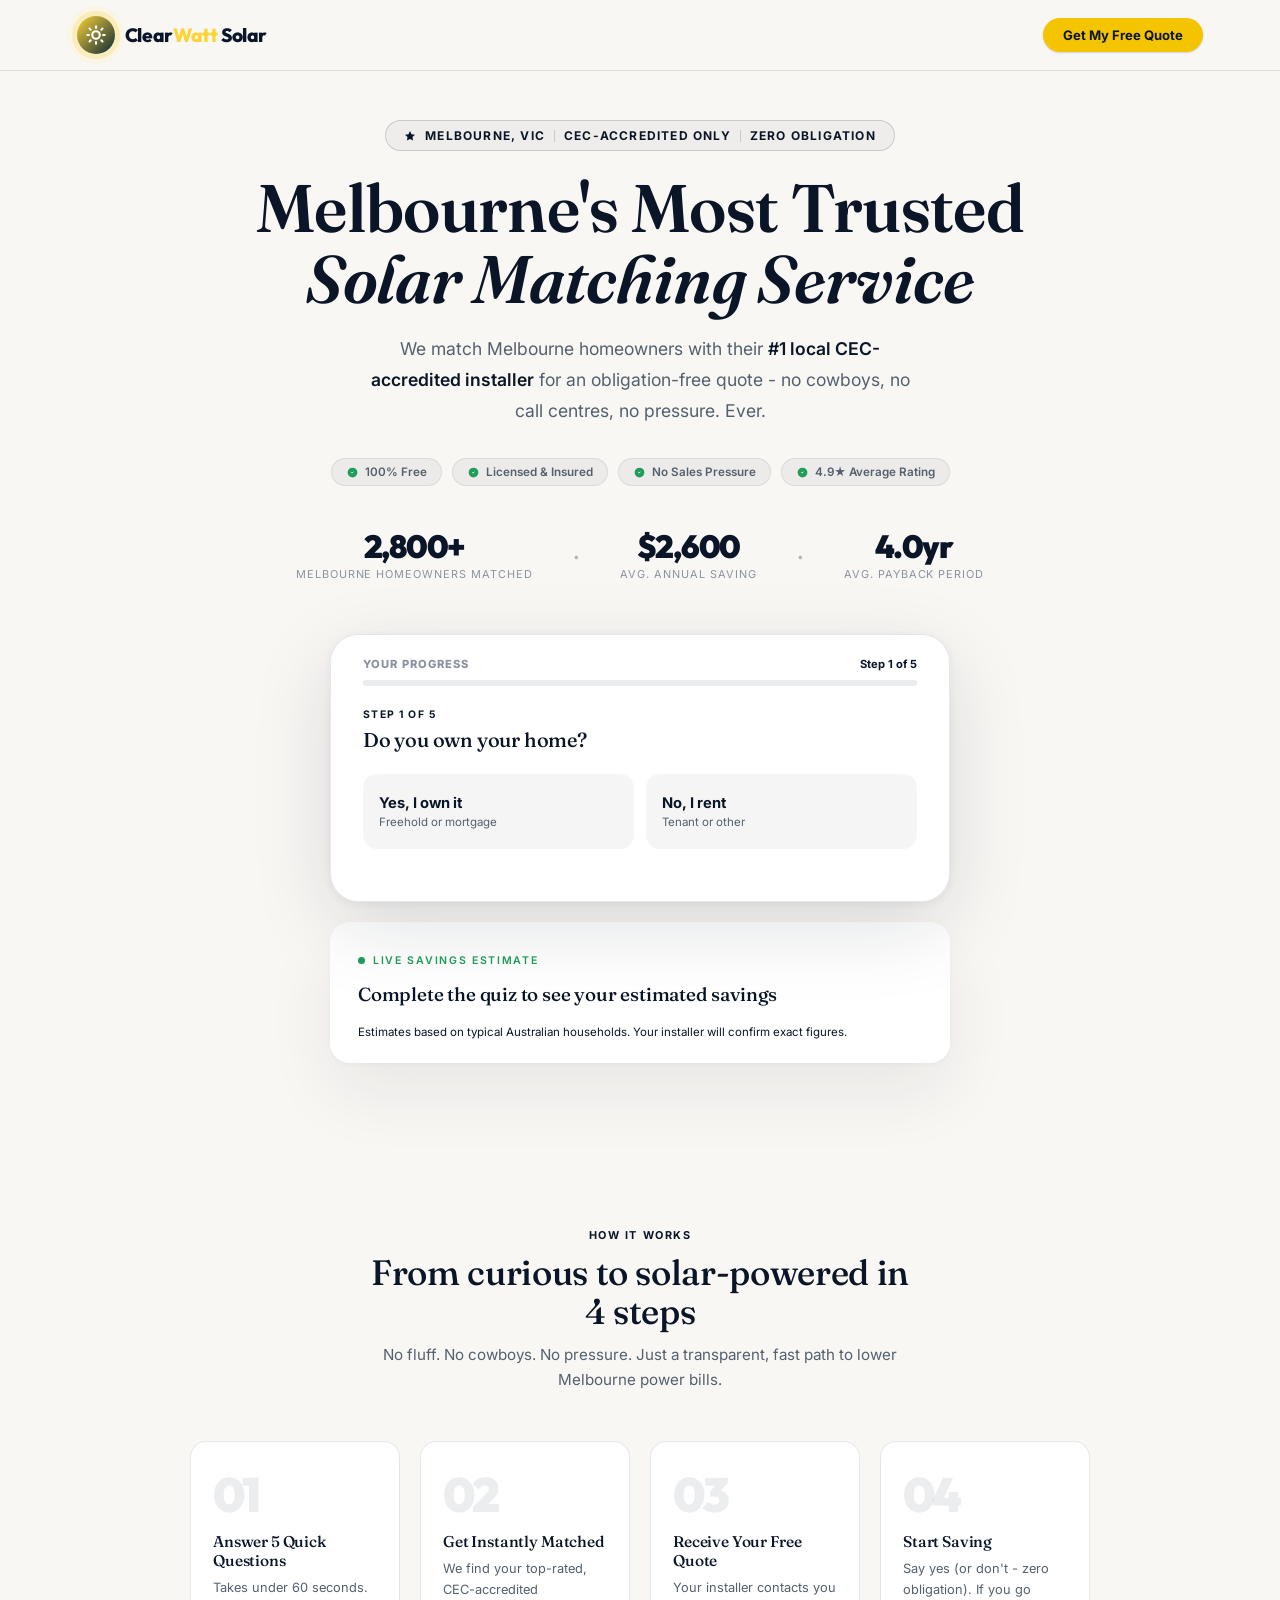
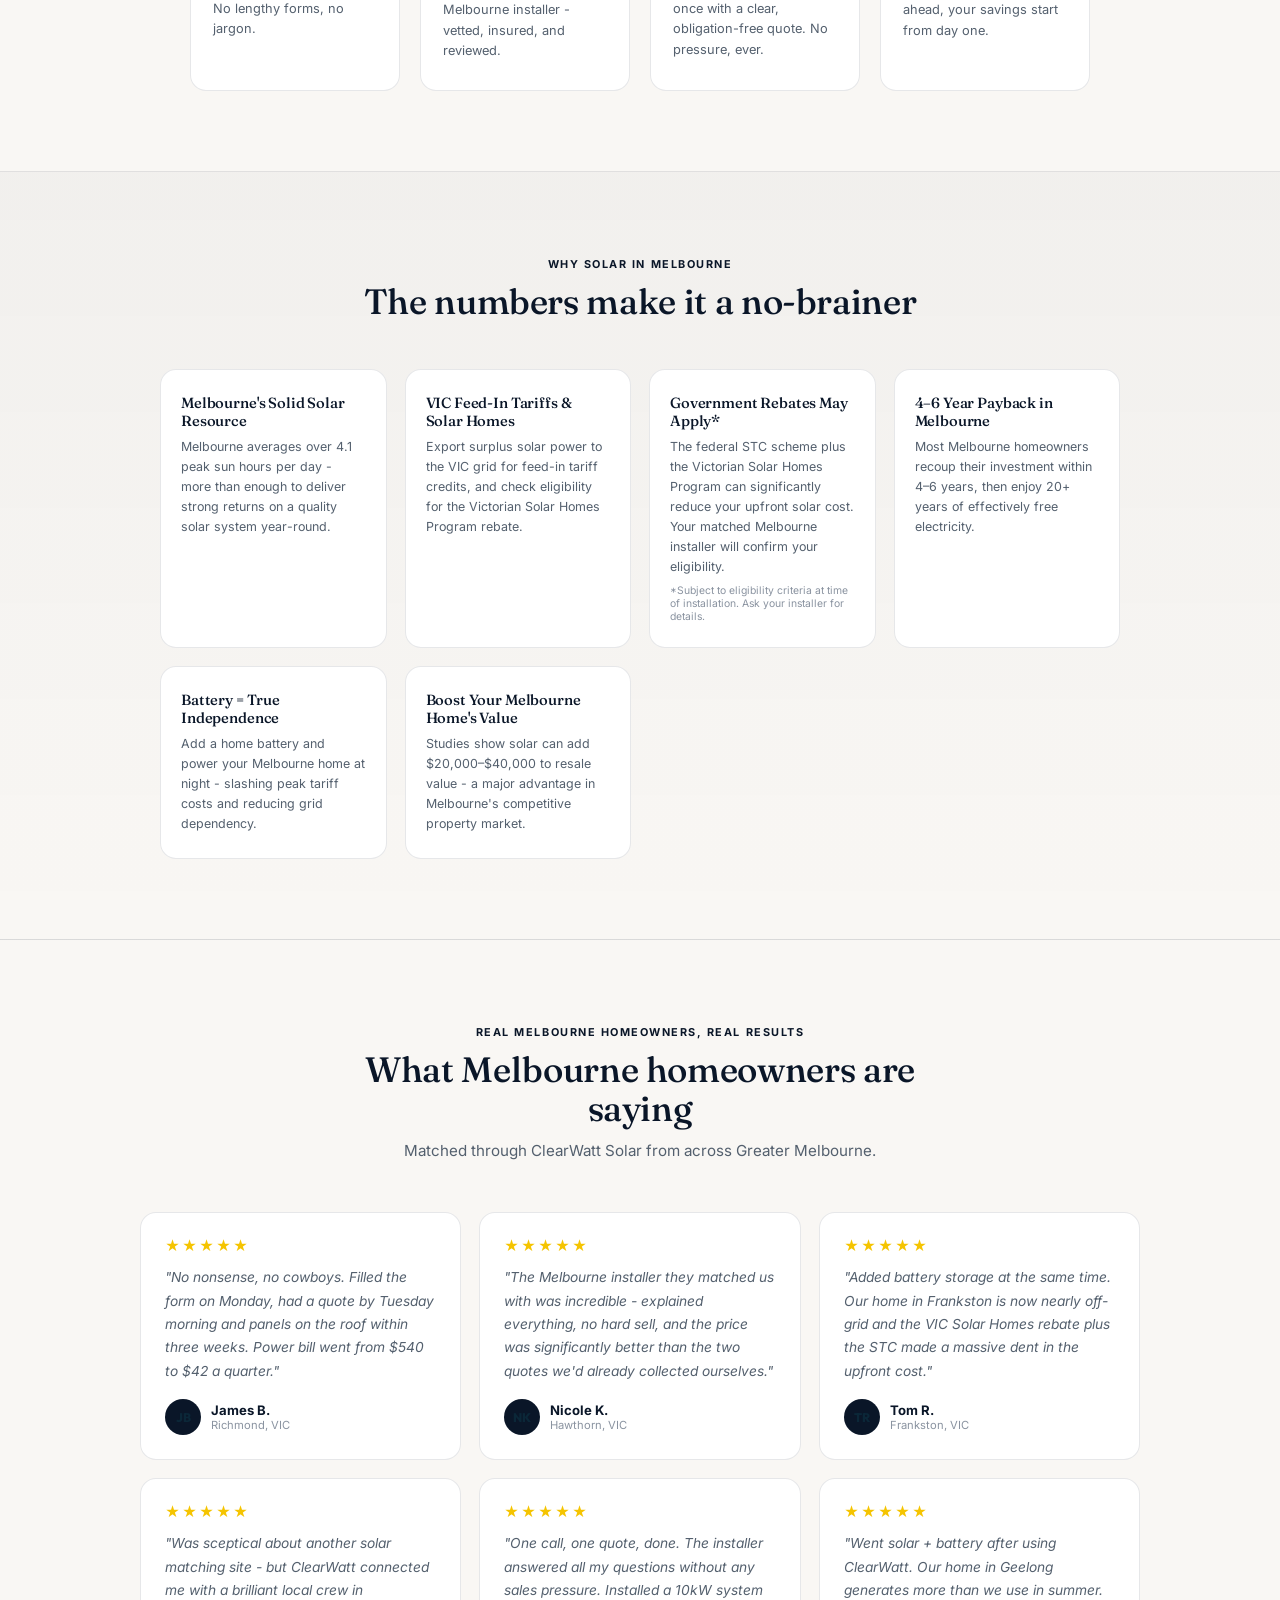
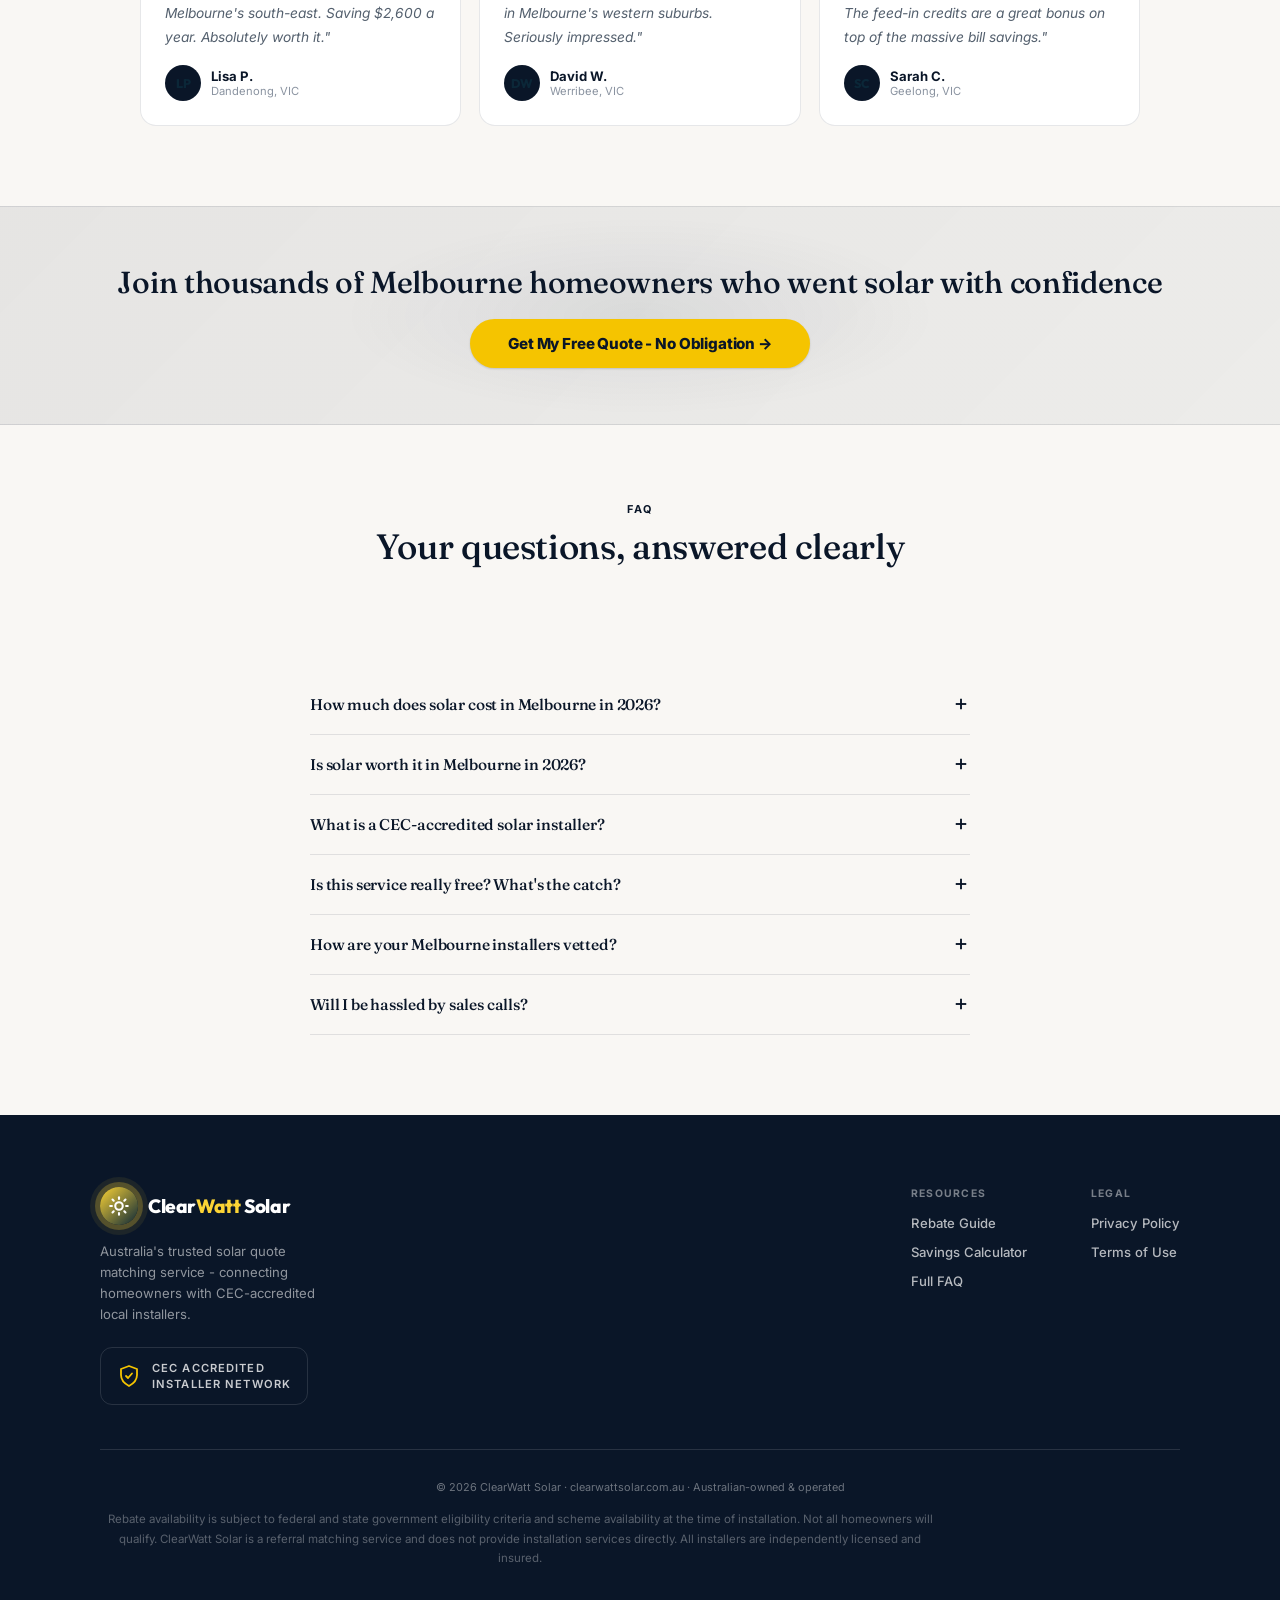
<file: melbourne-quotes.html>
<!DOCTYPE html>
<html lang="en">
<head>
<!-- Google Tag Manager -->
<script>(function(w,d,s,l,i){w[l]=w[l]||[];w[l].push({'gtm.start':
new Date().getTime(),event:'gtm.js'});var f=d.getElementsByTagName(s)[0],
j=d.createElement(s),dl=l!='dataLayer'?'&l='+l:'';j.async=true;j.src=
'https://www.googletagmanager.com/gtm.js?id='+i+dl;f.parentNode.insertBefore(j,f);
})(window,document,'script','dataLayer','GTM-T3FCNT9K');</script>
<!-- End Google Tag Manager -->
<meta charset="UTF-8">
<meta name="viewport" content="width=device-width, initial-scale=1.0">
<title>ClearWatt Solar Melbourne – Free Solar Quote | VIC Solar Savings</title>
<meta name="description" content="Get a free, obligation-free solar quote matched with a CEC-accredited Melbourne installer. Melbourne homeowners save an average of $2,600/year. No cowboys, no call centres." />
<link rel="canonical" href="https://clearwattsolar.com.au/melbourne-quotes" />
<meta property="og:type" content="website" />
<meta property="og:title" content="ClearWatt Solar Melbourne – Crystal Clear Solar Quotes for VIC" />
<meta property="og:description" content="Free obligation-free solar quotes for Melbourne homeowners. CEC-accredited local installers only. Takes 60 seconds." />

<link rel="preconnect" href="https://fonts.googleapis.com">
<link rel="preconnect" href="https://fonts.gstatic.com" crossorigin>
<link href="https://fonts.googleapis.com/css2?family=Fraunces:ital,opsz,wght@0,9..144,400;0,9..144,500;0,9..144,600;1,9..144,500;1,9..144,600&family=Inter:wght@400;500;600;700&family=Outfit:wght@600;700;800;900&display=swap" rel="stylesheet">
<!-- Live savings estimate panel (additive, new file) -->
<link rel="stylesheet" href="/savings-panel.css">


<!-- Google tag (gtag.js) -->
<script async src="https://www.googletagmanager.com/gtag/js?id=G-W0NM149JDY"></script>
<script>
  window.dataLayer = window.dataLayer || [];
  function gtag(){dataLayer.push(arguments);}
  gtag('js', new Date()); gtag('config', 'G-W0NM149JDY');
</script>

<!-- Meta Pixel -->
<script>
!function(f,b,e,v,n,t,s){if(f.fbq)return;n=f.fbq=function(){n.callMethod?
n.callMethod.apply(n,arguments):n.queue.push(arguments)};if(!f._fbq)f._fbq=n;
n.push=n;n.loaded=!0;n.version='2.0';n.queue=[];t=b.createElement(e);t.async=!0;
t.src=v;s=b.getElementsByTagName(e)[0];s.parentNode.insertBefore(t,s)}(window,
document,'script','https://connect.facebook.net/en_US/fbevents.js');
fbq('init','1692791048547338'); fbq('track','PageView');
</script>

<!-- Structured Data -->
<script type="application/ld+json">
{
  "@context":"https://schema.org","@type":"Service",
  "name":"Free Solar Quotes Melbourne",
  "provider":{"@type":"Organization","name":"ClearWatt Solar","url":"https://clearwattsolar.com.au","areaServed":{"@type":"City","name":"Melbourne"}},
  "serviceType":"Solar Installation Quote",
  "offers":{"@type":"Offer","price":"0","priceCurrency":"AUD","description":"Free, obligation-free solar quotes from CEC-accredited Melbourne installers."}
}
</script>

<style>
*,*::before,*::after{box-sizing:border-box;margin:0;padding:0}
:root{
  --bg:#F9F7F4;
  --surface:#FFFFFF;
  --surface2:#F3EFE8;
  --border:rgba(10,22,40,0.10);
  --border2:rgba(10,22,40,0.16);
  --cyan:#0A1628;
  --cyan-dark:#0A1628;
  --cyan-glow:rgba(10,22,40,0.06);
  --cyan-pale:rgba(10,22,40,0.04);
  --gold:#F5C400;
  --gold-dark:#0A1628;
  --white:#0A1628;
  --muted:#54606E;
  --muted2:#8A93A0;
  --green:#1E9E5A;
  --red:#C0392B;
  --orange:#F5C400;
  --radius:16px;
  --navy:#0A1628;
  --serif:'Fraunces',Georgia,'Times New Roman',serif;
  --sans:'Inter',-apple-system,BlinkMacSystemFont,'Segoe UI',sans-serif;
}

html{scroll-behavior:smooth}
body{
  font-family:'Outfit',sans-serif;
  color:var(--white);
  background:var(--bg);
  overflow-x:hidden;
}

/* ═══ ANIMATED BACKGROUND ═══ */
body::before{
  content:'';position:fixed;inset:0;
  background:
    radial-gradient(ellipse 80% 60% at 70% -10%, rgba(10,22,40,0.07) 0%, transparent 60%),
    radial-gradient(ellipse 60% 40% at -10% 80%, rgba(11,39,56,0.05) 0%, transparent 60%),
    radial-gradient(ellipse 40% 30% at 50% 110%, rgba(10,22,40,0.04) 0%, transparent 60%);
  pointer-events:none;z-index:0;
}

/* ═══ NOISE TEXTURE OVERLAY ═══ */
body::after{content:'';display:none}

/* ═══ NAV ═══ */
nav{
  position:fixed;top:0;left:0;right:0;z-index:100;
  display:flex;align-items:center;justify-content:space-between;
  padding:16px 6vw;
  background:rgba(249,247,244,0.9);
  backdrop-filter:blur(20px);
  border-bottom:1px solid var(--border);
}
.logo{display:flex;align-items:center;gap:10px;text-decoration:none}
.logo-sun{width:38px;height:38px;background:linear-gradient(135deg,#0A1628,#0b2738);border-radius:50%;display:flex;align-items:center;justify-content:center;box-shadow:0 0 0 5px rgba(10,22,40,0.25),0 0 0 10px rgba(10,22,40,0.08);animation:pulse-sun 3s ease-in-out infinite;flex-shrink:0}
.logo-sun svg{width:20px;height:20px}@keyframes pulse-sun{0%,100%{box-shadow:0 0 0 5px rgba(10,22,40,0.25),0 0 0 10px rgba(10,22,40,0.08)}50%{box-shadow:0 0 0 8px rgba(10,22,40,0.3),0 0 0 16px rgba(10,22,40,0.05)}}
.logo-text{font-family:'Outfit',sans-serif;font-weight:800;font-size:1.2rem;color:var(--white);letter-spacing:-0.02em}
.logo-text span{color:var(--cyan)}
.nav-right{display:flex;align-items:center;gap:14px}
.nav-badge{
  display:flex;align-items:center;gap:6px;
  background:rgba(34,212,122,0.1);border:1px solid rgba(34,212,122,0.25);
  border-radius:50px;padding:5px 13px;font-size:0.72rem;font-weight:700;
  color:#22d47a;letter-spacing:0.04em;
}
.nav-badge::before{content:'';width:6px;height:6px;background:#22d47a;border-radius:50%;animation:blink 2s ease-in-out infinite}
@keyframes blink{0%,100%{opacity:1}50%{opacity:0.3}}
.nav-cta{
  background:linear-gradient(135deg, var(--cyan), var(--cyan-dark));
  color:#0b2738;font-weight:700;font-size:0.82rem;
  padding:9px 20px;border-radius:50px;text-decoration:none;
  box-shadow:0 4px 20px rgba(10,22,40,0.25);
  transition:transform 0.2s,box-shadow 0.2s;
}
.nav-cta:hover{transform:translateY(-1px);box-shadow:0 6px 28px rgba(10,22,40,0.38)}

/* ═══ HERO ═══ */
.hero{
  min-height:100vh;padding:120px 6vw 80px;
  position:relative;z-index:1;
  display:flex;flex-direction:column;align-items:center;justify-content:center;
}

/* Grid lines decoration */
.hero-lines{
  position:absolute;inset:0;pointer-events:none;overflow:hidden;
  background-image:
    linear-gradient(rgba(10,22,40,0.04) 1px, transparent 1px),
    linear-gradient(90deg, rgba(10,22,40,0.04) 1px, transparent 1px);
  background-size:60px 60px;
  -webkit-mask-image:radial-gradient(ellipse 80% 80% at 50% 50%, black 30%, transparent 80%);
  mask-image:radial-gradient(ellipse 80% 80% at 50% 50%, black 30%, transparent 80%);
}

.hero-eyebrow{
  display:inline-flex;align-items:center;gap:9px;
  border:1px solid var(--border2);border-radius:50px;
  padding:7px 18px;margin-bottom:22px;font-size:0.75rem;font-weight:700;
  color:var(--cyan);letter-spacing:0.1em;text-transform:uppercase;
  background:var(--cyan-pale);
  animation:fadeSlideUp 0.6s ease forwards;
}
.hero-eyebrow .divider{width:1px;height:12px;background:var(--border2)}

.hero-h1{
  font-family:'Outfit',sans-serif;font-weight:900;
  font-size:clamp(2.4rem, 5.5vw, 4.2rem);
  line-height:1.05;letter-spacing:-0.04em;
  text-align:center;max-width:820px;
  margin-bottom:20px;
  animation:fadeSlideUp 0.7s ease 0.1s both;
}
.hero-h1 .line1{display:block;color:var(--white)}
.hero-h1 .line2{
  display:block;
  background:linear-gradient(90deg, var(--cyan), var(--gold));
  -webkit-background-clip:text;-webkit-text-fill-color:transparent;background-clip:text;
  font-family:'Lora',serif;font-style:italic;font-weight:600;
}

.hero-sub{
  text-align:center;font-size:clamp(0.95rem, 2vw, 1.1rem);
  color:var(--muted);line-height:1.75;max-width:560px;
  margin-bottom:32px;
  animation:fadeSlideUp 0.7s ease 0.2s both;
}
.hero-sub strong{color:var(--white);font-weight:600}

/* TRUST PILLS ROW */
.trust-row{
  display:flex;justify-content:center;gap:10px;flex-wrap:wrap;
  margin-bottom:44px;
  animation:fadeSlideUp 0.7s ease 0.3s both;
}
.trust-pill{
  display:flex;align-items:center;gap:6px;
  background:rgba(10,22,40,0.05);border:1px solid rgba(0,0,0,0.07);
  border-radius:50px;padding:6px 14px;font-size:0.73rem;font-weight:600;color:var(--muted);
}
.trust-pill svg{width:13px;height:13px;color:var(--green);flex-shrink:0}

/* STAT TICKER */
.stat-row{
  display:flex;justify-content:center;gap:40px;flex-wrap:wrap;
  animation:fadeSlideUp 0.7s ease 0.35s both;margin-bottom:52px;
}
.stat-item{text-align:center}
.stat-num{
  display:block;font-family:'Outfit',sans-serif;font-weight:900;
  font-size:2rem;letter-spacing:-0.04em;color:var(--cyan);line-height:1;
}
.stat-sep{color:rgba(10,22,40,0.3);font-size:1.8rem;display:flex;align-items:center}
.stat-label{font-size:0.68rem;color:var(--muted2);text-transform:uppercase;letter-spacing:0.09em;margin-top:3px}

@keyframes fadeSlideUp{
  from{opacity:0;transform:translateY(20px)}
  to{opacity:1;transform:translateY(0)}
}

/* ═══ SURVEY CARD ═══ */
.survey-wrap{
  width:100%;max-width:620px;
  animation:fadeSlideUp 0.8s ease 0.45s both;
  position:relative;z-index:5;
}
.survey-card{
  background:#ffffff;
  border:1.5px solid rgba(10,22,40,0.1);
  border-radius:28px;
  box-shadow:0 24px 80px rgba(10,22,40,0.13), 0 2px 12px rgba(10,22,40,0.06);
  overflow:hidden;
  position:relative;
}
.survey-card::before{
  content:'';position:absolute;top:0;left:0;right:0;height:5px;
  background:linear-gradient(90deg,var(--gold),var(--cyan),var(--cyan-dark));
}

/* PROGRESS */
.survey-progress{padding:22px 32px 14px}
.progress-meta{
  display:flex;justify-content:space-between;align-items:center;margin-bottom:9px;
}
.progress-label{
  font-size:0.7rem;font-weight:800;letter-spacing:0.1em;
  text-transform:uppercase;color:var(--muted2);
}
.progress-count{font-size:0.7rem;font-weight:700;color:var(--cyan)}
.prog-outer{
  height:6px;background:rgba(10,22,40,0.08);
  border-radius:100px;overflow:hidden;
}
.prog-inner{
  height:100%;width:0%;
  background:linear-gradient(90deg,var(--gold),var(--cyan));
  border-radius:100px;
  transition:width 0.5s cubic-bezier(0.34,1.56,0.64,1);
}

/* STEP DOTS - hidden, kept for JS compatibility */
.dot-row{display:none}
.sdot{width:7px;height:7px;border-radius:50%}

/* CARD BODY */
.card-body{padding:8px 32px 32px}
@media(max-width:480px){.card-body{padding:4px 18px 26px}.survey-progress{padding:20px 18px 12px}}

/* STEPS */
.step{display:none}
.step.active{display:block;animation:stepIn 0.35s ease}
@keyframes stepIn{from{opacity:0;transform:translateX(18px)}to{opacity:1;transform:translateX(0)}}

.step-label{
  font-size:0.65rem;font-weight:700;color:var(--cyan);
  text-transform:uppercase;letter-spacing:0.14em;margin-bottom:7px;
}
.step h3{
  font-family:'Outfit',sans-serif;font-weight:800;
  font-size:1.25rem;color:var(--white);
  letter-spacing:-0.02em;margin-bottom:22px;line-height:1.2;
}

/* ── CHOICE GRID ── */
.choice-grid{display:grid;grid-template-columns:1fr 1fr;gap:12px;margin-bottom:20px}
.choice-grid.one-col{grid-template-columns:1fr}
@media(max-width:440px){.choice-grid{grid-template-columns:1fr}}

.choice-card{
  border:2px solid transparent;
  border-radius:14px;padding:18px 14px;
  cursor:pointer;transition:all 0.18s ease;
  background:rgba(10,22,40,0.04);
  position:relative;overflow:hidden;
  user-select:none;
}
.choice-card::before{
  content:'';position:absolute;inset:0;
  background:linear-gradient(135deg, rgba(10,22,40,0.06), rgba(10,22,40,0.04));
  opacity:0;transition:opacity 0.18s;
}
.choice-card:hover{border-color:rgba(10,22,40,0.35);transform:translateY(-1px);box-shadow:0 6px 20px rgba(10,22,40,0.12)}
.choice-card:hover::before{opacity:1}
.choice-card.selected{
  border-color:var(--cyan);
  background:#ffffff;
  box-shadow:0 8px 28px rgba(10,22,40,0.2);
}
.choice-card.selected::before{opacity:1}
.choice-card.selected::after{
  content:'✓';position:absolute;top:9px;right:11px;
  width:22px;height:22px;background:var(--cyan);color:#ffffff;
  border-radius:50%;font-size:0.68rem;font-weight:900;
  display:flex;align-items:center;justify-content:center;line-height:22px;
}

/* Renter / disqualify card style */
.choice-card.disq-card:hover{border-color:rgba(255,71,87,0.5)}
.choice-card.disq-card.selected{border-color:var(--red);background:#ffffff}
.choice-card.disq-card.selected::after{background:var(--red)}

.cc-icon{font-size:2rem;margin-bottom:10px;display:block}
.cc-title{font-weight:700;font-size:0.92rem;color:var(--white);margin-bottom:3px}
.cc-sub{font-size:0.72rem;color:var(--muted)}

/* Horizontal choice for bill/timeline */
.choice-h{
  display:flex;align-items:center;gap:14px;
  border:2px solid transparent;
  border-radius:14px;padding:15px 16px;
  cursor:pointer;transition:all 0.18s ease;
  background:rgba(10,22,40,0.04);
  position:relative;overflow:hidden;user-select:none;
}
.choice-h:hover{border-color:rgba(10,22,40,0.35);transform:translateY(-1px);box-shadow:0 6px 20px rgba(10,22,40,0.12)}
.choice-h.selected{border-color:var(--cyan);background:#ffffff;box-shadow:0 8px 28px rgba(10,22,40,0.2)}
.choice-h.selected::after{
  content:'✓';position:absolute;top:50%;right:14px;transform:translateY(-50%);
  width:22px;height:22px;background:var(--cyan);color:#ffffff;
  border-radius:50%;font-size:0.68rem;font-weight:900;
  display:flex;align-items:center;justify-content:center;line-height:22px;
}
.ch-icon{font-size:1.5rem;flex-shrink:0}
.ch-body{flex:1}
.ch-title{font-weight:700;font-size:0.92rem;color:var(--white)}
.ch-sub{font-size:0.72rem;color:var(--muted);margin-top:2px}
.ch-badge{
  background:rgba(10,22,40,0.12);border:1px solid rgba(10,22,40,0.25);
  border-radius:50px;padding:3px 10px;font-size:0.65rem;font-weight:700;
  color:var(--gold);white-space:nowrap;flex-shrink:0;margin-right:26px;
}

/* ── INSIGHT BOX ── */
.insight{
  display:flex;gap:11px;align-items:flex-start;
  background:rgba(10,22,40,0.05);
  border:1px solid rgba(10,22,40,0.12);
  border-radius:12px;padding:13px 15px;margin-bottom:20px;
}
.insight-icon{font-size:1.2rem;flex-shrink:0;line-height:1.2}
.insight p{font-size:0.78rem;color:var(--muted);line-height:1.55}
.insight strong{color:var(--cyan);font-weight:700}

/* ── POSTCODE / MATCH ── */
.match-notice{
  display:flex;gap:12px;align-items:flex-start;
  background:rgba(34,212,122,0.06);
  border:1px solid rgba(34,212,122,0.15);
  border-radius:12px;padding:14px 16px;margin-bottom:20px;
}
.match-notice .mn-icon{font-size:1.5rem;flex-shrink:0}
.match-notice p{font-size:0.78rem;color:var(--muted);line-height:1.55}
.match-notice strong{color:var(--green);font-weight:700}

/* ── FORM FIELDS ── */
.field-wrap{margin-bottom:14px}
.field-wrap label{display:block;font-size:0.72rem;font-weight:700;color:var(--muted);text-transform:uppercase;letter-spacing:0.08em;margin-bottom:6px}
.field-wrap input{
  width:100%;background:rgba(10,22,40,0.05);
  border:1.5px solid rgba(0,0,0,0.07);
  border-radius:10px;padding:12px 14px;
  font-family:'Outfit',sans-serif;font-size:0.92rem;color:var(--white);
  outline:none;transition:border-color 0.2s,box-shadow 0.2s;
}
.field-wrap input::placeholder{color:var(--muted2)}
.field-wrap input:focus{border-color:rgba(10,22,40,0.5);box-shadow:0 0 0 3px rgba(10,22,40,0.08)}
.field-wrap input.err-field{border-color:rgba(255,71,87,0.6)}
.err-msg{color:var(--red);font-size:0.7rem;margin-top:4px;display:none}
.field-row{display:grid;grid-template-columns:1fr 1fr;gap:12px}
@media(max-width:460px){.field-row{grid-template-columns:1fr}}

/* CONSENT */
.suburb-chip{display:inline-flex;align-items:center;gap:6px;margin-top:8px;font-size:0.72rem;font-weight:700;padding:5px 14px;border-radius:50px;transition:all 0.25s}
.suburb-chip.loading{background:rgba(11,39,56,0.04);border:1px solid var(--border);color:var(--muted2)}
.suburb-chip.found{background:rgba(34,212,122,0.08);border:1px solid rgba(34,212,122,0.25);color:var(--green)}
.suburb-chip.no-coverage{background:rgba(10,22,40,0.08);border:1px solid rgba(10,22,40,0.22);color:var(--cyan-dark)}
.suburb-chip.error{background:rgba(11,39,56,0.04);border:1px solid var(--border);color:var(--muted2)}
.consent-wrap{
  display:flex;gap:10px;align-items:flex-start;margin:14px 0 18px;
  background:rgba(10,22,40,0.04);border:1px solid rgba(10,22,40,0.07);
  border-radius:10px;padding:12px 14px;
}
.consent-wrap input[type=checkbox]{
  width:16px;height:16px;flex-shrink:0;margin-top:1px;
  accent-color:var(--cyan);cursor:pointer;
}
.consent-wrap label{font-size:0.73rem;color:var(--muted);line-height:1.55;cursor:pointer}
.consent-wrap a{color:var(--cyan);text-decoration:none;opacity:0.8}
.consent-wrap a:hover{opacity:1}

/* ── BTN ── */
.btn-next{
  width:100%;border:none;border-radius:50px;
  padding:16px 28px;font-family:'Outfit',sans-serif;
  font-size:1rem;font-weight:800;cursor:pointer;
  background:linear-gradient(135deg, var(--cyan), var(--cyan-dark));
  color:#0b2738;letter-spacing:-0.01em;
  box-shadow:0 6px 28px rgba(10,22,40,0.3);
  transition:all 0.25s ease;position:relative;overflow:hidden;
}
.btn-next::before{
  content:'';position:absolute;inset:0;
  background:linear-gradient(135deg, rgba(255,255,255,0.15), transparent);
  opacity:0;transition:opacity 0.2s;
}
.btn-next:hover{transform:translateY(-2px);box-shadow:0 10px 36px rgba(10,22,40,0.42)}
.btn-next:hover::before{opacity:1}
.btn-next:disabled{opacity:0.4;cursor:not-allowed;transform:none;box-shadow:0 4px 18px rgba(10,22,40,0.15)}
.btn-back{
  display:flex;align-items:center;gap:5px;margin-top:11px;
  background:none;border:none;color:var(--muted2);font-family:'Outfit',sans-serif;
  font-size:0.78rem;font-weight:600;cursor:pointer;padding:0;
  transition:color 0.2s;
}
.btn-back:hover{color:var(--muted)}
.btn-back svg{width:13px;height:13px}

/* privacy note */
.priv-note{text-align:center;font-size:0.68rem;color:var(--muted2);margin-top:12px;display:flex;align-items:center;justify-content:center;gap:5px}
.priv-note svg{width:11px;height:11px;color:var(--green)}

/* ═══ RENTER MESSAGE ═══ */
#renter-msg{display:none;text-align:center;padding:16px 0 8px}
.renter-icon{font-size:3rem;margin-bottom:14px}
.renter-msg-title{font-family:'Outfit',sans-serif;font-weight:800;font-size:1.1rem;color:var(--white);margin-bottom:10px;letter-spacing:-0.02em}
.renter-box{background:rgba(10,22,40,0.05);border:1px solid var(--border);border-radius:12px;padding:14px;margin-top:16px;font-size:0.78rem;color:var(--muted);line-height:1.6}

/* ═══ BELOW THE FOLD ═══ */

/* HOW IT WORKS */
.hiw-section{padding:80px 6vw;position:relative;z-index:1}
.section-head{text-align:center;max-width:560px;margin:0 auto 48px}
.section-eyebrow{
  display:inline-block;font-size:0.68rem;font-weight:700;
  color:var(--cyan);text-transform:uppercase;letter-spacing:0.14em;
  margin-bottom:12px;
}
.section-h2{
  font-family:'Outfit',sans-serif;font-weight:900;
  font-size:clamp(1.6rem,3vw,2.2rem);color:var(--white);
  letter-spacing:-0.04em;line-height:1.1;margin-bottom:10px;
}
.section-sub{font-size:0.95rem;color:var(--muted);line-height:1.7}

.hiw-grid{
  display:grid;grid-template-columns:repeat(auto-fit,minmax(200px,1fr));
  gap:20px;max-width:900px;margin:0 auto;
}
.hiw-card{
  background:var(--surface);border:1px solid var(--border);
  border-radius:var(--radius);padding:28px 22px;
  position:relative;overflow:hidden;
  transition:transform 0.25s,border-color 0.25s;
}
.hiw-card:hover{transform:translateY(-4px);border-color:var(--border2)}
.hiw-card::before{
  content:'';position:absolute;top:0;left:0;right:0;height:2px;
  background:linear-gradient(90deg,var(--cyan),var(--gold));
  transform:scaleX(0);transform-origin:left;transition:transform 0.35s;
}
.hiw-card:hover::before{transform:scaleX(1)}
.hiw-num{
  font-family:'Outfit',sans-serif;font-size:3rem;font-weight:900;
  color:rgba(10,22,40,0.08);line-height:1;margin-bottom:14px;
  letter-spacing:-0.06em;
}
.hiw-card h4{font-family:'Outfit',sans-serif;font-weight:800;font-size:0.97rem;color:var(--white);margin-bottom:8px}
.hiw-card p{font-size:0.8rem;color:var(--muted);line-height:1.6}

/* FACTS SECTION */
.facts-section{
  background:linear-gradient(180deg, rgba(10,22,40,0.03) 0%, transparent 100%);
  border-top:1px solid var(--border);border-bottom:1px solid var(--border);
  padding:80px 6vw;position:relative;z-index:1;
}
.facts-grid{
  display:grid;grid-template-columns:repeat(auto-fit,minmax(220px,1fr));
  gap:18px;max-width:960px;margin:0 auto;
}
.fact-card{
  background:var(--surface);border:1px solid var(--border);
  border-radius:var(--radius);padding:24px 20px;
}
.fact-icon{font-size:1.7rem;margin-bottom:12px;display:block}
.fact-card h4{font-family:'Outfit',sans-serif;font-weight:700;font-size:0.92rem;color:var(--cyan);margin-bottom:7px}
.fact-card p{font-size:0.78rem;color:var(--muted);line-height:1.6}
.fact-asterisk{font-size:0.65rem;color:var(--muted2);margin-top:7px;display:block}

/* REVIEWS */
.reviews-section{padding:80px 6vw;position:relative;z-index:1}
.reviews-grid{
  display:grid;grid-template-columns:repeat(auto-fit,minmax(260px,1fr));
  gap:18px;max-width:1000px;margin:0 auto;
}
.review-card{
  background:var(--surface);border:1px solid var(--border);
  border-radius:var(--radius);padding:24px;
  transition:transform 0.25s,border-color 0.25s;
}
.review-card:hover{transform:translateY(-3px);border-color:var(--border2)}
.review-stars{color:var(--gold);font-size:0.9rem;letter-spacing:2px;margin-bottom:12px}
.review-text{font-size:0.86rem;color:var(--muted);line-height:1.7;margin-bottom:16px;font-style:italic}
.reviewer{display:flex;align-items:center;gap:10px}
.reviewer-av{
  width:36px;height:36px;border-radius:50%;flex-shrink:0;
  background:linear-gradient(135deg,var(--cyan),var(--cyan-dark));
  display:flex;align-items:center;justify-content:center;
  font-family:'Outfit',sans-serif;font-weight:800;font-size:0.78rem;color:#0b2738;
}
.reviewer-name{font-weight:700;font-size:0.82rem;color:var(--white)}
.reviewer-loc{font-size:0.7rem;color:var(--muted2)}

/* CTA STRIP */
.cta-strip{
  background:linear-gradient(135deg, rgba(10,22,40,0.08), rgba(11,39,56,0.05));
  border-top:1px solid var(--border);border-bottom:1px solid var(--border);
  padding:56px 20px;text-align:center;position:relative;z-index:1;overflow:hidden;
}
.cta-strip::before{
  content:'';position:absolute;top:50%;left:50%;
  transform:translate(-50%,-50%);
  width:600px;height:200px;
  background:radial-gradient(ellipse, rgba(10,22,40,0.07) 0%, transparent 70%);
  pointer-events:none;
}
.cta-strip h3{
  font-family:'Outfit',sans-serif;font-weight:900;
  font-size:clamp(1.3rem,3vw,1.9rem);color:var(--white);
  letter-spacing:-0.04em;margin-bottom:18px;position:relative;z-index:1;
}
.cta-btn{
  display:inline-block;position:relative;z-index:1;
  background:linear-gradient(135deg,var(--cyan),var(--cyan-dark));
  color:#0b2738;font-family:'Outfit',sans-serif;font-weight:800;
  font-size:0.95rem;padding:15px 38px;border-radius:50px;text-decoration:none;
  box-shadow:0 6px 28px rgba(10,22,40,0.3);transition:all 0.2s;letter-spacing:-0.01em;
}
.cta-btn:hover{transform:translateY(-2px);box-shadow:0 10px 38px rgba(10,22,40,0.42)}

/* FAQ */
.faq-section{padding:60px 20px 80px;max-width:700px;margin:0 auto;position:relative;z-index:1}
.faq-item{border-bottom:1px solid var(--border);padding:20px 0}
.faq-q{
  font-family:'Outfit',sans-serif;font-size:0.97rem;font-weight:700;
  color:var(--white);cursor:pointer;
  display:flex;justify-content:space-between;align-items:center;gap:14px;
  letter-spacing:-0.01em;
}
.faq-q svg{flex-shrink:0;width:18px;height:18px;color:var(--cyan);transition:transform 0.3s}
.faq-a{font-size:0.86rem;color:var(--muted);line-height:1.7;max-height:0;overflow:hidden;transition:max-height 0.35s ease,padding 0.2s}
.faq-item.open .faq-a{max-height:220px;padding-top:10px}
.faq-item.open .faq-q svg{transform:rotate(45deg)}

/* FOOTER */
footer{
  background:#0b2738;border-top:none;
  padding:40px 6vw 28px;position:relative;z-index:1;
}
.footer-inner{
  max-width:1000px;margin:0 auto;
  display:flex;justify-content:space-between;align-items:flex-start;
  flex-wrap:wrap;gap:32px;padding-bottom:28px;border-bottom:1px solid var(--border);
}
.footer-brand p{font-size:0.82rem;color:var(--muted2);margin-top:10px;max-width:220px;line-height:1.6}
.footer-col h5{font-size:0.65rem;font-weight:700;color:var(--muted2);text-transform:uppercase;letter-spacing:0.12em;margin-bottom:12px}
.footer-col ul{list-style:none;display:flex;flex-direction:column;gap:9px}
.footer-col a{text-decoration:none;font-size:0.82rem;color:var(--muted);transition:color 0.2s;font-weight:500}
.footer-col a:hover{color:var(--cyan)}
.footer-bottom{
  max-width:1000px;margin:20px auto 0;
  font-size:0.68rem;color:var(--muted2);text-align:center;line-height:1.8;
}

/* LOADING OVERLAY */
.overlay{
  display:none;position:fixed;inset:0;z-index:999;
  background:rgba(28,10,0,0.92);
  align-items:center;justify-content:center;flex-direction:column;gap:16px;
  backdrop-filter:blur(8px);
}
.overlay.show{display:flex}
.spinner{
  width:44px;height:44px;
  border:3px solid rgba(10,22,40,0.15);
  border-top-color:var(--cyan);
  border-radius:50%;animation:spin 0.75s linear infinite;
}
@keyframes spin{to{transform:rotate(360deg)}}
.overlay p{font-family:'Outfit',sans-serif;font-weight:700;color:#F9F7F4;font-size:0.95rem;letter-spacing:-0.01em}

/* HAMBURGER / MOB NAV */
.hamburger{display:none;flex-direction:column;gap:5px;cursor:pointer;border:none;background:none;padding:6px}
.hamburger span{display:block;width:22px;height:2px;background:var(--muted);border-radius:2px;transition:transform 0.3s,opacity 0.3s}
.hamburger.open span:nth-child(1){transform:translateY(7px) rotate(45deg)}
.hamburger.open span:nth-child(2){opacity:0}
.hamburger.open span:nth-child(3){transform:translateY(-7px) rotate(-45deg)}
.mob-nav{display:none;position:fixed;inset:0;background:var(--bg);z-index:90;padding:80px 6vw 40px;flex-direction:column}
.mob-nav.open{display:flex}
.mob-nav ul{list-style:none;display:flex;flex-direction:column;border-top:1px solid var(--border)}
.mob-nav ul li a{display:block;font-family:'Outfit',sans-serif;font-size:1.1rem;font-weight:700;color:var(--white);text-decoration:none;padding:16px 0;border-bottom:1px solid var(--border);transition:color 0.2s}
.mob-nav ul li a:hover{color:var(--cyan)}
.mob-cta{margin-top:28px}
.mob-cta a{display:block;text-align:center;background:linear-gradient(135deg,var(--cyan),var(--cyan-dark));color:#0b2738;font-family:'Outfit',sans-serif;font-weight:800;font-size:1rem;padding:16px;border-radius:50px;text-decoration:none}

@media(max-width:640px){
  .nav-right .nav-cta{display:none}
  .nav-right .nav-badge{display:none}
  .hamburger{display:flex}
  nav{padding:14px 5vw}
  .hero{padding:100px 5vw 60px}
  .cta-strip h3{font-size:1.3rem}
  .stat-sep{display:none}
}

/* Footer dark background overrides */
footer .logo-text{color:#ffffff}
footer .logo-text span{color:var(--cyan)}
footer .footer-col a{color:rgba(255,255,255,0.55)}
footer .footer-col a:hover{color:var(--cyan)}
footer .footer-brand p{color:rgba(255,255,255,0.38)}
footer .footer-col h5{color:rgba(255,255,255,0.35)}
footer .footer-bottom{color:rgba(255,255,255,0.3)}
.footer-inner{border-bottom-color:rgba(255,255,255,0.1)}

/* ===== ClearWatt premium brand alignment ===== */
body{font-family:var(--sans)!important;color:var(--white);background:var(--bg);-webkit-font-smoothing:antialiased}
body::before{display:none!important}
.hero-lines{display:none!important}
h1,h2,h3,h4,.hero-h1,.section-h2,.step h3,.cta-strip h3,.faq-q,.section-h1{font-family:var(--serif)!important;font-weight:500!important;letter-spacing:-0.01em}
.hero-h1{font-weight:600!important}
.hero-h1 .line1{color:var(--white)!important}
.hero-h1 .line2,.section-h2 .line2{background:none!important;-webkit-text-fill-color:initial!important;background-clip:initial!important;-webkit-background-clip:initial!important;color:var(--white)!important;font-family:var(--serif)!important;font-style:italic;font-weight:600!important}
.logo-mark{width:30px;height:30px;flex-shrink:0;color:var(--navy)}
.logo-mark .ray{stroke:var(--navy)}
.logo-mark .core{fill:var(--gold)}
.logo-text{font-family:var(--serif)!important;font-weight:600!important;font-size:1.32rem!important;color:var(--white)!important;letter-spacing:-0.01em}
.logo-text span{color:var(--white)!important}
.logo-sun{background:var(--navy)!important;box-shadow:none!important;animation:none!important}
/* key CTAs in ClearWatt yellow; everything else stays navy */
.nav-cta,.btn-next,.cta-btn,.mob-cta a{background:var(--gold)!important;background-image:none!important;color:#0A1628!important;border:none!important;box-shadow:0 1px 2px rgba(10,22,40,0.16)!important;border-radius:999px!important;font-family:var(--sans)!important;text-shadow:none!important}
.nav-cta:hover,.btn-next:hover,.cta-btn:hover,.mob-cta a:hover{background:#FFD11A!important}
#postcodeBtn{background:var(--navy)!important;color:#fff!important}
#postcodeBtn:hover{background:#11233B!important}
.btn-next:disabled{opacity:0.45!important;box-shadow:none!important}
.survey-card::before{display:none!important}
.prog-inner{background:var(--navy)!important;background-image:none!important}
.review-stars{color:var(--gold)!important}
/* footer */
footer{background:var(--navy)!important;padding:72px 6vw 40px!important}
.footer-inner{display:flex!important;justify-content:space-between;flex-wrap:wrap;gap:48px;max-width:1080px;margin:0 auto;padding-bottom:44px;border-bottom:1px solid rgba(255,255,255,0.12)!important}
.footer-brand{max-width:300px}
.footer-brand .logo-text,.footer-brand .logo-text span{color:#fff!important}
.footer-brand .logo-mark{color:#fff}
.footer-brand .logo-mark .ray{stroke:#fff}
.footer-brand .logo-mark .core{fill:var(--gold)}
.footer-brand p{color:rgba(255,255,255,0.55)!important;margin-top:16px}
.footer-cols{display:flex;gap:64px;flex-wrap:wrap}
.footer-col h5{color:rgba(255,255,255,0.45)!important}
.footer-col a{color:rgba(255,255,255,0.7)!important}
.footer-col a:hover{color:#fff!important}
.footer-bottom{color:rgba(255,255,255,0.4)!important;max-width:1080px;margin:28px auto 0}
.footer-disclaimer{margin-top:12px;font-size:0.72rem;color:rgba(255,255,255,0.32);max-width:840px;line-height:1.7}
.cec-badge{display:inline-flex;align-items:center;gap:11px;margin-top:22px;border:1px solid rgba(255,255,255,0.12);border-radius:12px;padding:12px 16px}
.cec-badge svg{width:24px;height:24px;color:var(--gold);flex-shrink:0}
.cec-badge-txt{font-size:0.7rem;font-weight:600;letter-spacing:0.1em;text-transform:uppercase;color:rgba(255,255,255,0.78);line-height:1.45}
.overlay{background:rgba(10,22,40,0.94)!important}
.spinner{border-top-color:var(--gold)!important}
.overlay p{color:#fff!important;font-family:var(--sans)!important}

/* ===== original ClearWatt logo restored ===== */
.logo-mark{display:none!important}
.logo-sun{width:38px!important;height:38px!important;background:linear-gradient(135deg,#fcd435,#0b2738)!important;border-radius:50%!important;display:flex!important;align-items:center!important;justify-content:center!important;box-shadow:0 0 0 5px rgba(252,212,53,0.25),0 0 0 10px rgba(252,212,53,0.08)!important;animation:pulse-sun 3s ease-in-out infinite!important;flex-shrink:0!important;padding:0!important}
.logo-sun svg{width:20px!important;height:20px!important;display:block!important}
@keyframes pulse-sun{0%,100%{box-shadow:0 0 0 5px rgba(252,212,53,0.25),0 0 0 10px rgba(252,212,53,0.08)}50%{box-shadow:0 0 0 8px rgba(252,212,53,0.3),0 0 0 16px rgba(252,212,53,0.05)}}
.logo-text{font-family:'Outfit',sans-serif!important;font-weight:800!important;font-size:1.2rem!important;color:#0A1628!important;letter-spacing:-0.02em!important}
.logo-text span{color:#fcd435!important}
footer .logo-text,.footer-brand .logo-text{color:#ffffff!important}
footer .logo-text span,.footer-brand .logo-text span{color:#fcd435!important}
</style>
</head>
<body>
<!-- Google Tag Manager (noscript) -->
<noscript><iframe src="https://www.googletagmanager.com/ns.html?id=GTM-T3FCNT9K"
height="0" width="0" style="display:none;visibility:hidden"></iframe></noscript>
<!-- End Google Tag Manager (noscript) -->

<!-- LOADING OVERLAY -->
<div class="overlay" id="overlay">
  <div class="spinner"></div>
  <p>Locating your installer…</p>
</div>

<!-- ═══ NAV ═══ -->
<nav>
  <a href="/" class="logo">
    <div class="logo-sun">
      <svg viewBox="0 0 24 24" fill="none" stroke="white" stroke-width="2.5" stroke-linecap="round">
        <circle cx="12" cy="12" r="4.5"/>
        <line x1="12" y1="1.5" x2="12" y2="3.5"/><line x1="12" y1="20.5" x2="12" y2="22.5"/>
        <line x1="4.22" y1="4.22" x2="5.64" y2="5.64"/><line x1="18.36" y1="18.36" x2="19.78" y2="19.78"/>
        <line x1="1.5" y1="12" x2="3.5" y2="12"/><line x1="20.5" y1="12" x2="22.5" y2="12"/>
        <line x1="4.22" y1="19.78" x2="5.64" y2="18.36"/><line x1="18.36" y1="5.64" x2="19.78" y2="4.22"/>
      </svg>
    </div>
    <span class="logo-text">Clear<span>Watt</span> Solar</span>
  </a>
  <div class="nav-right">
    <a href="#quote" class="nav-cta">Get My Free Quote</a>
    <button class="hamburger" id="hamburger" aria-label="Menu" onclick="toggleMob()">
      <span></span><span></span><span></span>
    </button>
  </div>
</nav>

<div class="mob-nav" id="mobNav">
  <ul>
    <li><a href="#quote" onclick="closeMob()">Get a Free Quote</a></li>
    <li><a href="#how" onclick="closeMob()">How It Works</a></li>
    <li><a href="#reviews" onclick="closeMob()">Reviews</a></li>
    <li><a href="#faq" onclick="closeMob()">FAQ</a></li>
    <li><a href="/privacy-policy" onclick="closeMob()">Privacy Policy</a></li>
  </ul>
  <div class="mob-cta"><a href="#quote" onclick="closeMob()">Get My Free Quote →</a></div>
</div>

<!-- ═══ HERO ═══ -->
<section class="hero" id="quote">
  <div class="hero-lines" aria-hidden="true"></div>

  <div class="hero-eyebrow">
    <svg width="12" height="12" viewBox="0 0 24 24" fill="currentColor"><path d="M12 2l3.09 6.26L22 9.27l-5 4.87 1.18 6.88L12 17.77l-6.18 3.25L7 14.14 2 9.27l6.91-1.01L12 2z"/></svg>
    <span> Melbourne, VIC</span>
    <div class="divider"></div>
    <span>CEC-Accredited Only</span>
    <div class="divider"></div>
    <span>Zero Obligation</span>
  </div>

  <h1 class="hero-h1">
    <span class="line1">Melbourne's Most Trusted</span>
    <span class="line2">Solar Matching Service</span>
  </h1>

  <p class="hero-sub">
    We match Melbourne homeowners with their <strong>#1 local CEC-accredited installer</strong> for an obligation-free quote - no cowboys, no call centres, no pressure. Ever.
  </p>

  <div class="trust-row">
    <div class="trust-pill">
      <svg viewBox="0 0 24 24" fill="currentColor"><path d="M9 12l2 2 4-4m6 2a9 9 0 11-18 0 9 9 0 0118 0z"/></svg>
      100% Free
    </div>
    <div class="trust-pill">
      <svg viewBox="0 0 24 24" fill="currentColor"><path d="M9 12l2 2 4-4m6 2a9 9 0 11-18 0 9 9 0 0118 0z"/></svg>
      Licensed &amp; Insured
    </div>
    <div class="trust-pill">
      <svg viewBox="0 0 24 24" fill="currentColor"><path d="M9 12l2 2 4-4m6 2a9 9 0 11-18 0 9 9 0 0118 0z"/></svg>
      No Sales Pressure
    </div>
    <div class="trust-pill">
      <svg viewBox="0 0 24 24" fill="currentColor"><path d="M9 12l2 2 4-4m6 2a9 9 0 11-18 0 9 9 0 0118 0z"/></svg>
      4.9★ Average Rating
    </div>
  </div>

  <div class="stat-row">
    <div class="stat-item">
      <span class="stat-num">2,800+</span>
      <span class="stat-label">Melbourne Homeowners Matched</span>
    </div>
    <div class="stat-sep">·</div>
    <div class="stat-item">
      <span class="stat-num">$2,600</span>
      <span class="stat-label">Avg. Annual Saving</span>
    </div>
    <div class="stat-sep">·</div>
    <div class="stat-item">
      <span class="stat-num">4.0yr</span>
      <span class="stat-label">Avg. Payback Period</span>
    </div>
  </div>

  <!-- ═══ SURVEY CARD ═══ -->
  <div class="survey-wrap">
      <div class="survey-card">

        <div class="survey-progress">
          <div class="progress-meta">
            <span class="progress-label">Your Progress</span>
            <span class="progress-count" id="progressCount">Step 1 of 5</span>
          </div>
          <div class="prog-outer"><div class="prog-inner" id="progFill"></div></div>
        </div>

        <div class="card-body">

          <!-- STEP 1: OWNERSHIP -->
          <div class="step active" id="step1">
            <div id="step1-inner">
              <div class="step-label">Step 1 of 5</div>
              <h3>Do you own your home?</h3>
              <div class="choice-grid">
                <div class="choice-card" onclick="pickOwner(true, 'own', this)">
                  <div class="cc-title">Yes, I own it</div>
                  <div class="cc-sub">Freehold or mortgage</div>
                </div>
                <div class="choice-card disq-card" onclick="pickOwner(false, 'rent', this)">
                  <div class="cc-title">No, I rent</div>
                  <div class="cc-sub">Tenant or other</div>
                </div>
              </div>
            </div>
            <div id="renter-msg">
              <div class="renter-msg-title">Solar quotes are for homeowners</div>
              <p style="font-size:0.92rem;color:var(--ink-60);line-height:1.7">Our service is currently available to homeowners only. If your situation changes, we'd be glad to help in future.</p>
              <div class="renter-box"><strong>Buying soon?</strong> Bookmark this page - solar is one of the most rewarding first upgrades for new homeowners in Australia.</div>
            </div>
          </div>

          <!-- STEP 2: BILL -->
          <div class="step" id="step2">
            <div class="step-label">Step 2 of 5</div>
            <h3>What's your average quarterly electricity bill?</h3>
            <div class="choice-stack">
              <div class="choice-h" onclick="pickBill(this,'Under $300')">
                <div class="ch-body">
                  <div class="ch-title">Under $300</div>
                  <div class="ch-sub">Low usage</div>
                </div>
              </div>
              <div class="choice-h" onclick="pickBill(this,'$300–$500')">
                <div class="ch-body">
                  <div class="ch-title">$300 – $500</div>
                  <div class="ch-sub">Average household</div>
                </div>
              </div>
              <div class="choice-h" onclick="pickBill(this,'$500–$800')">
                <div class="ch-body">
                  <div class="ch-title">$500 – $800</div>
                  <div class="ch-sub">High usage</div>
                </div>
              </div>
              <div class="choice-h" onclick="pickBill(this,'$800+')">
                <div class="ch-body">
                  <div class="ch-title">$800+</div>
                  <div class="ch-sub">Very high usage</div>
                </div>
              </div>
            </div>
            <div class="note">
              <p>The higher your bill, the faster solar pays for itself. At $500 a quarter, most Australian homeowners reach <strong>full payback in under four years.</strong></p>
            </div>
            <button class="btn-back" onclick="goToStep(2,1)">
              <svg viewBox="0 0 24 24" fill="none" stroke="currentColor" stroke-width="2.5" stroke-linecap="round"><path d="M19 12H5M12 19l-7-7 7-7"/></svg>
              Back
            </button>
          </div>

          <!-- STEP 3: TIMELINE -->
          <div class="step" id="step3">
            <div class="step-label">Step 3 of 5</div>
            <h3>When are you looking to go solar?</h3>
            <div class="choice-stack">
              <div class="choice-h" onclick="pickTimeline(this,'ASAP')">
                <div class="ch-body">
                  <div class="ch-title">As soon as possible</div>
                  <div class="ch-sub">Within 1 month</div>
                </div>
              </div>
              <div class="choice-h" onclick="pickTimeline(this,'1-3 Months')">
                <div class="ch-body">
                  <div class="ch-title">1 – 3 months</div>
                  <div class="ch-sub">Planning ahead</div>
                </div>
              </div>
              <div class="choice-h" onclick="pickTimeline(this,'3-6 Months')">
                <div class="ch-body">
                  <div class="ch-title">3 – 6 months</div>
                  <div class="ch-sub">Researching options</div>
                </div>
              </div>
              <div class="choice-h" onclick="pickTimeline(this,'Just Exploring')">
                <div class="ch-body">
                  <div class="ch-title">Just exploring</div>
                  <div class="ch-sub">No rush yet</div>
                </div>
              </div>
            </div>
            <div class="note">
              <p>No pressure either way. Whether you're ready now or in six months, <strong>requesting a quote today locks in current rebate levels.</strong></p>
            </div>
            <button class="btn-back" onclick="goToStep(3,2)">
              <svg viewBox="0 0 24 24" fill="none" stroke="currentColor" stroke-width="2.5" stroke-linecap="round"><path d="M19 12H5M12 19l-7-7 7-7"/></svg>
              Back
            </button>
          </div>

          <!-- STEP 4: POSTCODE -->
          <div class="step" id="step4">
            <div class="step-label">Step 4 of 5</div>
            <h3>What's your postcode?</h3>

            <div class="match-notice">
              <p>We use your postcode to <strong>match you with your nearest pre-vetted local installer.</strong></p>
            </div>

            <div class="field-wrap">
              <label>Postcode</label>
              <input type="text" id="postcode" placeholder="e.g. 2000" maxlength="4" inputmode="numeric" oninput="this.value=this.value.replace(/\D/g,'').slice(0,4);onPostcodeTyping()">
              <div class="suburb-chip" id="suburb-chip" style="display:none">
                <span id="suburb-text"></span>
              </div>
              <div class="err-msg" id="err-postcode">Please enter a valid 4-digit postcode</div>
            </div>

            <button class="btn-next secondary" id="postcodeBtn" onclick="submitPostcode()">Find My Installer</button>
            <div style="text-align:left"><button class="btn-back" onclick="goToStep(4,3)">
              <svg viewBox="0 0 24 24" fill="none" stroke="currentColor" stroke-width="2.5" stroke-linecap="round"><path d="M19 12H5M12 19l-7-7 7-7"/></svg>
              Back
            </button></div>
          </div>

          <!-- STEP 5: CONTACT -->
          <div class="step" id="step5">
            <div class="step-label">Step 5 of 5 - Almost there</div>
            <h3>Where should we send your quote?</h3>

            <div class="match-notice" id="matchNotice">
              <p>We've matched you with <strong id="buyerName">a pre-vetted local installer</strong> covering your area. Enter your details for your free, obligation-free solar quote.</p>
            </div>

            <div class="field-row">
              <div class="field-wrap">
                <label>First Name</label>
                <input type="text" id="firstName" placeholder="e.g. Sarah" autocomplete="given-name" oninput="validateContact()">
                <div class="err-msg" id="err-firstName">Required</div>
              </div>
              <div class="field-wrap">
                <label>Last Name</label>
                <input type="text" id="lastName" placeholder="e.g. Johnson" autocomplete="family-name" oninput="validateContact()">
                <div class="err-msg" id="err-lastName">Required</div>
              </div>
            </div>

            <div class="field-wrap">
              <label>Mobile Number</label>
              <input type="tel" id="phone" placeholder="04XX XXX XXX" inputmode="numeric" autocomplete="tel" oninput="validateContact()">
              <div class="err-msg" id="err-phone">Enter a valid Australian mobile</div>
            </div>

            <div class="field-wrap">
              <label>Email Address</label>
              <input type="email" id="email" placeholder="you@example.com" autocomplete="email" oninput="validateContact()">
              <div class="err-msg" id="err-email">Enter a valid email</div>
            </div>

            <div class="consent-wrap">
              <input type="checkbox" id="consent" onchange="validateContact()">
              <label for="consent">
                I agree to be contacted by <strong id="consentBuyerName">a pre-vetted CEC-accredited installer</strong> regarding my obligation-free solar quote. My details will be shared only with my matched installer. I've read the <a href="/privacy-policy">Privacy Policy</a> and <a href="/terms">Terms of Use</a>.
              </label>
            </div>
            <button class="btn-next" id="submitBtn" disabled onclick="submitForm()">
              Get Your Free Quote
            </button>
            <div class="priv-note">
              Your details are shared only with your matched installer - never sold to a call centre or third parties.
            </div>
            <div style="text-align:left"><button class="btn-back" style="margin-top:16px" onclick="goToStep(5,4)">
              <svg viewBox="0 0 24 24" fill="none" stroke="currentColor" stroke-width="2.5" stroke-linecap="round"><path d="M19 12H5M12 19l-7-7 7-7"/></svg>
              Back
            </button></div>
          </div>

        </div>
      </div>
    </div>
  </div>
</section>

<!-- ═══ HOW IT WORKS ═══ -->
<section class="hiw-section" id="how">
  <div class="section-head">
    <div class="section-eyebrow">How It Works</div>
    <h2 class="section-h2">From curious to solar-powered in 4 steps</h2>
    <p class="section-sub">No fluff. No cowboys. No pressure. Just a transparent, fast path to lower Melbourne power bills.</p>
  </div>
  <div class="hiw-grid">
    <div class="hiw-card">
      <div class="hiw-num">01</div>
      <h4>Answer 5 Quick Questions</h4>
      <p>Takes under 60 seconds. No lengthy forms, no jargon.</p>
    </div>
    <div class="hiw-card">
      <div class="hiw-num">02</div>
      <h4>Get Instantly Matched</h4>
      <p>We find your top-rated, CEC-accredited Melbourne installer - vetted, insured, and reviewed.</p>
    </div>
    <div class="hiw-card">
      <div class="hiw-num">03</div>
      <h4>Receive Your Free Quote</h4>
      <p>Your installer contacts you once with a clear, obligation-free quote. No pressure, ever.</p>
    </div>
    <div class="hiw-card">
      <div class="hiw-num">04</div>
      <h4>Start Saving</h4>
      <p>Say yes (or don't - zero obligation). If you go ahead, your savings start from day one.</p>
    </div>
  </div>
</section>

<!-- ═══ FACTS ═══ -->
<section class="facts-section">
  <div class="section-head">
    <div class="section-eyebrow">Why Solar In Melbourne</div>
    <h2 class="section-h2">The numbers make it a no-brainer</h2>
  </div>
  <div class="facts-grid">
    <div class="fact-card">
      
      <h4>Melbourne's Solid Solar Resource</h4>
      <p>Melbourne averages over 4.1 peak sun hours per day - more than enough to deliver strong returns on a quality solar system year-round.</p>
    </div>
    <div class="fact-card">
      
      <h4>VIC Feed-In Tariffs &amp; Solar Homes</h4>
      <p>Export surplus solar power to the VIC grid for feed-in tariff credits, and check eligibility for the Victorian Solar Homes Program rebate.</p>
    </div>
    <div class="fact-card">
      
      <h4>Government Rebates May Apply*</h4>
      <p>The federal STC scheme plus the Victorian Solar Homes Program can significantly reduce your upfront solar cost. Your matched Melbourne installer will confirm your eligibility.</p>
      <span class="fact-asterisk">*Subject to eligibility criteria at time of installation. Ask your installer for details.</span>
    </div>
    <div class="fact-card">
      
      <h4>4–6 Year Payback in Melbourne</h4>
      <p>Most Melbourne homeowners recoup their investment within 4–6 years, then enjoy 20+ years of effectively free electricity.</p>
    </div>
    <div class="fact-card">
      
      <h4>Battery = True Independence</h4>
      <p>Add a home battery and power your Melbourne home at night - slashing peak tariff costs and reducing grid dependency.</p>
    </div>
    <div class="fact-card">
      
      <h4>Boost Your Melbourne Home's Value</h4>
      <p>Studies show solar can add $20,000–$40,000 to resale value - a major advantage in Melbourne's competitive property market.</p>
    </div>
  </div>
</section>

<!-- ═══ REVIEWS ═══ -->
<section class="reviews-section" id="reviews">
  <div class="section-head">
    <div class="section-eyebrow">Real Melbourne Homeowners, Real Results</div>
    <h2 class="section-h2">What Melbourne homeowners are saying</h2>
    <p class="section-sub">Matched through ClearWatt Solar from across Greater Melbourne.</p>
  </div>
  <div class="reviews-grid">
    <div class="review-card">
      <div class="review-stars">★★★★★</div>
      <p class="review-text">"No nonsense, no cowboys. Filled the form on Monday, had a quote by Tuesday morning and panels on the roof within three weeks. Power bill went from $540 to $42 a quarter."</p>
      <div class="reviewer">
        <div class="reviewer-av">JB</div>
        <div><div class="reviewer-name">James B.</div><div class="reviewer-loc">Richmond, VIC</div></div>
      </div>
    </div>
    <div class="review-card">
      <div class="review-stars">★★★★★</div>
      <p class="review-text">"The Melbourne installer they matched us with was incredible - explained everything, no hard sell, and the price was significantly better than the two quotes we'd already collected ourselves."</p>
      <div class="reviewer">
        <div class="reviewer-av">NK</div>
        <div><div class="reviewer-name">Nicole K.</div><div class="reviewer-loc">Hawthorn, VIC</div></div>
      </div>
    </div>
    <div class="review-card">
      <div class="review-stars">★★★★★</div>
      <p class="review-text">"Added battery storage at the same time. Our home in Frankston is now nearly off-grid and the VIC Solar Homes rebate plus the STC made a massive dent in the upfront cost."</p>
      <div class="reviewer">
        <div class="reviewer-av">TR</div>
        <div><div class="reviewer-name">Tom R.</div><div class="reviewer-loc">Frankston, VIC</div></div>
      </div>
    </div>
    <div class="review-card">
      <div class="review-stars">★★★★★</div>
      <p class="review-text">"Was sceptical about another solar matching site - but ClearWatt connected me with a brilliant local crew in Melbourne's south-east. Saving $2,600 a year. Absolutely worth it."</p>
      <div class="reviewer">
        <div class="reviewer-av">LP</div>
        <div><div class="reviewer-name">Lisa P.</div><div class="reviewer-loc">Dandenong, VIC</div></div>
      </div>
    </div>
    <div class="review-card">
      <div class="review-stars">★★★★★</div>
      <p class="review-text">"One call, one quote, done. The installer answered all my questions without any sales pressure. Installed a 10kW system in Melbourne's western suburbs. Seriously impressed."</p>
      <div class="reviewer">
        <div class="reviewer-av">DW</div>
        <div><div class="reviewer-name">David W.</div><div class="reviewer-loc">Werribee, VIC</div></div>
      </div>
    </div>
    <div class="review-card">
      <div class="review-stars">★★★★★</div>
      <p class="review-text">"Went solar + battery after using ClearWatt. Our home in Geelong generates more than we use in summer. The feed-in credits are a great bonus on top of the massive bill savings."</p>
      <div class="reviewer">
        <div class="reviewer-av">SC</div>
        <div><div class="reviewer-name">Sarah C.</div><div class="reviewer-loc">Geelong, VIC</div></div>
      </div>
    </div>
  </div>
</section>

<!-- ═══ CTA STRIP ═══ -->
<section class="cta-strip">
  <h3>Join thousands of Melbourne homeowners who went solar with confidence</h3>
  <a href="#quote" class="cta-btn" onclick="document.querySelector('.survey-card').scrollIntoView({behavior:'smooth'});return false;">
    Get My Free Quote - No Obligation →
  </a>
</section>

<!-- ═══ FAQ ═══ -->
<div class="section-head" style="padding-top:72px;position:relative;z-index:1">
  <div class="section-eyebrow">FAQ</div>
  <h2 class="section-h2">Your questions, answered clearly</h2>
</div>
<div class="faq-section" id="faq">
  <div class="faq-item">
    <div class="faq-q" onclick="toggleFaq(this)">How much does solar cost in Melbourne in 2026?<svg viewBox="0 0 24 24" fill="none" stroke="currentColor" stroke-width="2.5"><line x1="12" y1="5" x2="12" y2="19"/><line x1="5" y1="12" x2="19" y2="12"/></svg></div>
    <div class="faq-a">A quality 6.6kW system in Melbourne typically costs $4,500–$7,000 after federal STC rebates in 2026, depending on your suburb, panel brand, and installer. The Victorian Solar Homes Program can further reduce this for eligible households. Adding a 10kWh battery typically adds $8,000–$14,000. Use our free matching service to get a personalised quote for your Melbourne home.</div>
  </div>
  <div class="faq-item">
    <div class="faq-q" onclick="toggleFaq(this)">Is solar worth it in Melbourne in 2026?<svg viewBox="0 0 24 24" fill="none" stroke="currentColor" stroke-width="2.5"><line x1="12" y1="5" x2="12" y2="19"/><line x1="5" y1="12" x2="19" y2="12"/></svg></div>
    <div class="faq-a">Absolutely. Melbourne's high electricity tariffs and the Victorian Solar Homes Program make solar one of the best financial decisions for homeowners. The average payback on a quality 6.6kW system is 4–6 years, with annual savings of $1,800–$2,600 depending on usage and orientation. Panel warranties run 25 years - meaning 20+ years of effectively free electricity after payback.</div>
  </div>
  <div class="faq-item">
    <div class="faq-q" onclick="toggleFaq(this)">What is a CEC-accredited solar installer?<svg viewBox="0 0 24 24" fill="none" stroke="currentColor" stroke-width="2.5"><line x1="12" y1="5" x2="12" y2="19"/><line x1="5" y1="12" x2="19" y2="12"/></svg></div>
    <div class="faq-a">A CEC (Clean Energy Council) accredited installer has completed approved training, complies with Australian installation standards, and is authorised to install systems qualifying for the federal solar rebate (STCs). You must use a CEC-accredited installer to access government rebates. Every installer in the ClearWatt Melbourne network is CEC-accredited and fully insured.</div>
  </div>
  <div class="faq-item">
    <div class="faq-q" onclick="toggleFaq(this)">Is this service really free? What's the catch?<svg viewBox="0 0 24 24" fill="none" stroke="currentColor" stroke-width="2.5"><line x1="12" y1="5" x2="12" y2="19"/><line x1="5" y1="12" x2="19" y2="12"/></svg></div>
    <div class="faq-a">Genuinely free. We may earn a referral fee from the installer if and when you choose to proceed with an installation - but only then, and it never affects your quoted price. The matching service is completely free with zero obligation, ever.</div>
  </div>
  <div class="faq-item">
    <div class="faq-q" onclick="toggleFaq(this)">How are your Melbourne installers vetted?<svg viewBox="0 0 24 24" fill="none" stroke="currentColor" stroke-width="2.5"><line x1="12" y1="5" x2="12" y2="19"/><line x1="5" y1="12" x2="19" y2="12"/></svg></div>
    <div class="faq-a">Every installer in our Melbourne network must hold current CEC accreditation, carry appropriate insurance, maintain verifiable 4★+ customer reviews, and meet our quality standards. We audit the network regularly and remove underperformers immediately.</div>
  </div>
  <div class="faq-item">
    <div class="faq-q" onclick="toggleFaq(this)">Will I be hassled by sales calls?<svg viewBox="0 0 24 24" fill="none" stroke="currentColor" stroke-width="2.5"><line x1="12" y1="5" x2="12" y2="19"/><line x1="5" y1="12" x2="19" y2="12"/></svg></div>
    <div class="faq-a">No. Your matched installer contacts you once to deliver a quote. If you're not interested, say so - our network guidelines require them to respect that immediately with no follow-ups. We take this seriously and will remove installers who don't comply.</div>
  </div>
</div>

<!-- ═══ FOOTER ═══ -->
<footer>
  <div class="footer-inner">
    <div class="footer-brand">
      <a href="/" class="logo" style="text-decoration:none">
        <div class="logo-sun">
      <svg viewBox="0 0 24 24" fill="none" stroke="white" stroke-width="2.5" stroke-linecap="round">
        <circle cx="12" cy="12" r="4.5"/>
        <line x1="12" y1="1.5" x2="12" y2="3.5"/><line x1="12" y1="20.5" x2="12" y2="22.5"/>
        <line x1="4.22" y1="4.22" x2="5.64" y2="5.64"/><line x1="18.36" y1="18.36" x2="19.78" y2="19.78"/>
        <line x1="1.5" y1="12" x2="3.5" y2="12"/><line x1="20.5" y1="12" x2="22.5" y2="12"/>
        <line x1="4.22" y1="19.78" x2="5.64" y2="18.36"/><line x1="18.36" y1="5.64" x2="19.78" y2="4.22"/>
      </svg>
    </div>
    <span class="logo-text">Clear<span>Watt</span> Solar</span>
      </a>
      <p>Australia's trusted solar quote matching service - connecting homeowners with CEC-accredited local installers.</p>
      <div class="cec-badge">
        <svg viewBox="0 0 24 24" fill="none" stroke="currentColor" stroke-width="1.8" stroke-linecap="round" stroke-linejoin="round"><path d="M12 2l8 3v6c0 5-3.4 8.5-8 11-4.6-2.5-8-6-8-11V5l8-3z"/><polyline points="9 12 11 14 15 9.5"/></svg>
        <span class="cec-badge-txt">CEC Accredited<br>Installer Network</span>
      </div>
    </div>
    <div class="footer-cols">
      <div class="footer-col">
        <h5>Resources</h5>
        <ul>
          <li><a href="/rebate-guide">Rebate Guide</a></li>
          <li><a href="/savings-calculator">Savings Calculator</a></li>
          <li><a href="/faq">Full FAQ</a></li>
        </ul>
      </div>
      <div class="footer-col">
        <h5>Legal</h5>
        <ul>
          <li><a href="/privacy-policy">Privacy Policy</a></li>
          <li><a href="/terms">Terms of Use</a></li>
        </ul>
      </div>
    </div>
  </div>
  <div class="footer-bottom">
    © 2026 ClearWatt Solar · clearwattsolar.com.au · Australian-owned &amp; operated
    <div class="footer-disclaimer">
      Rebate availability is subject to federal and state government eligibility criteria and scheme availability at the time of installation. Not all homeowners will qualify. ClearWatt Solar is a referral matching service and does not provide installation services directly. All installers are independently licensed and insured.
    </div>
  </div>
</footer>

<!-- ═══ JAVASCRIPT ═══ -->
<script>
/* ── CONFIG ── */
var MAKE_WEBHOOK        = 'https://hook.eu2.make.com/ijz3u5nrgxqi79eytwpd9l9kiznhvlbn';
var SUPABASE_URL        = 'https://wmegoygrancfwxagqskh.supabase.co';
var SUPABASE_ANON_KEY   = 'sb_publishable_UHQNxVCjHJnFjssYwTiwcQ_3FYovX8I';
var SURVEY_NICHE        = 'solar';
var SURVEY_SOURCE       = 'QUOTELEADS PPL';
var SUBMIT_LEAD_URL     = SUPABASE_URL + '/functions/v1/submit-lead';
var POSTCODE_LOOKUP_URL = SUPABASE_URL + '/functions/v1/postcode-lookup';
var TOTAL_STEPS         = 5;
var formData            = { source: SURVEY_SOURCE };

/* ── PROGRESS ── */
function updateProgress(step) {
  var pct = ((step - 1) / TOTAL_STEPS) * 100;
  document.getElementById('progFill').style.width = pct + '%';
  var pc = document.getElementById('progressCount');
  if (pc) pc.textContent = 'Step ' + step + ' of ' + TOTAL_STEPS;
  for (var i = 1; i <= TOTAL_STEPS; i++) {
    var d = document.getElementById('dot' + i);
    if (!d) continue;
    d.className = 'sdot';
    if (i < step)        d.classList.add('done');
    else if (i === step) d.classList.add('active');
  }
}

/* ── STEP NAVIGATION ── */
function goToStep(from, to) {
  document.getElementById('step' + from).classList.remove('active');
  document.getElementById('step' + to).classList.add('active');
  updateProgress(to);
  var card = document.querySelector('.survey-card');
  if (card.getBoundingClientRect().top < 60) {
    card.scrollIntoView({ behavior: 'smooth', block: 'start' });
  }
}

/* ── STEP 1: OWNERSHIP ── */
window.pickOwner = function(owns, type, el) {
  document.querySelectorAll('#step1-inner .choice-card').forEach(function(c) { c.classList.remove('selected'); });
  el.classList.add('selected');
  formData.is_decision_maker = owns;
  formData.ownership_type    = type;
  if (!owns) {
    setTimeout(function() {
      document.getElementById('step1-inner').style.display = 'none';
      document.getElementById('renter-msg').style.display = 'block';
    }, 300);
    return;
  }
  setTimeout(function() { goToStep(1, 2); }, 300);
};

/* ── STEP 2: BILL ── */
window.pickBill = function(el, val) {
  document.querySelectorAll('#step2 .choice-h').forEach(function(b) { b.classList.remove('selected'); });
  el.classList.add('selected');
  formData.avg_quarterly_bill = val;
  setTimeout(function() { goToStep(2, 3); }, 280);
};

/* ── STEP 3: TIMELINE ── */
window.pickTimeline = function(el, val) {
  document.querySelectorAll('#step3 .choice-h').forEach(function(b) { b.classList.remove('selected'); });
  el.classList.add('selected');
  formData.purchase_timeline = val;
  setTimeout(function() { goToStep(3, 4); }, 280);
};

/* ══ STEP 4: POSTCODE TYPING ══ */
window.onPostcodeTyping = function() {
  var pc  = document.getElementById('postcode').value;
  var err = document.getElementById('err-postcode');
  if (err) err.style.display = 'none';
  document.getElementById('postcode').classList.remove('err-field');
  if (pc.length < 4) {
    document.getElementById('suburb-chip').style.display = 'none';
  }
};

/* ══ STEP 4: POSTCODE SUBMIT ══ */
window.submitPostcode = async function() {
  var pcEl  = document.getElementById('postcode');
  var errEl = document.getElementById('err-postcode');
  var btn   = document.getElementById('postcodeBtn');
  var chip  = document.getElementById('suburb-chip');
  var pc    = pcEl.value.trim();

  if (!/^\d{4}$/.test(pc)) {
    pcEl.classList.add('err-field');
    errEl.textContent   = 'Please enter a valid 4-digit postcode';
    errEl.style.display = 'block';
    return;
  }
  pcEl.classList.remove('err-field');
  errEl.style.display = 'none';

  btn.textContent = 'Finding your installer…';
  btn.disabled    = true;
  chip.className  = 'suburb-chip loading';
  chip.style.display = 'inline-flex';
  document.getElementById('suburb-text').textContent = 'Checking installers near you…';

  try {
    var resp = await fetch(
      POSTCODE_LOOKUP_URL + '?postcode=' + encodeURIComponent(pc) + '&niche=' + encodeURIComponent(SURVEY_NICHE),
      {
        headers: {
          'Authorization': 'Bearer ' + SUPABASE_ANON_KEY,
          'apikey':        SUPABASE_ANON_KEY
        }
      }
    );
    var data = resp.ok ? await resp.json() : {};

    if (data.buyer_name) {
      chip.className = 'suburb-chip found';
      document.getElementById('suburb-text').textContent = '✓ Installer available in your area';

      formData.postcode      = pc;
      formData.matched_buyer = data.buyer_name;

      document.getElementById('buyerName').textContent        = data.buyer_name;
      document.getElementById('consentBuyerName').textContent = data.buyer_name;

      var mn = document.getElementById('matchNotice');
      mn.style.background  = 'rgba(34,212,122,0.06)';
      mn.style.borderColor = 'rgba(34,212,122,0.2)';

      setTimeout(function() { goToStep(4, 5); }, 400);
    } else {
      chip.className = 'suburb-chip no-coverage';
      document.getElementById('suburb-text').textContent = 'No installer found for this postcode';
      pcEl.classList.add('err-field');
      errEl.textContent   = "We don't have an installer covering that postcode yet - try a neighbouring postcode.";
      errEl.style.display = 'block';
      btn.textContent     = 'Find My Local Installer →';
      btn.disabled        = false;
    }
  } catch(e) {
    console.warn('Postcode lookup error:', e);
    chip.style.display = 'none';
    formData.postcode      = pc;
    formData.matched_buyer = null;

    document.getElementById('buyerName').textContent        = 'a pre-vetted local installer';
    document.getElementById('consentBuyerName').textContent = 'a pre-vetted CEC-accredited installer';

    setTimeout(function() { goToStep(4, 5); }, 280);
    btn.textContent = 'Find My Local Installer →';
    btn.disabled    = false;
  }
};

/* ── AU mobile normalizer ── */
function normalizeAuMobile(raw) {
  var s = (raw || '').replace(/[\s\-().]/g, '').replace(/\+/g, '');
  if (!/^\d+$/.test(s)) return null;
  if (/^04\d{8}$/.test(s))  return '+61' + s.substring(1);
  if (/^614\d{8}$/.test(s)) return '+' + s;
  return null;
}

/* ── STEP 5: VALIDATION ── */
function validateContact() {
  var fn  = document.getElementById('firstName');
  var ln  = document.getElementById('lastName');
  var em  = document.getElementById('email');
  var ph  = document.getElementById('phone');
  var con = document.getElementById('consent');
  if (!fn || !ln || !em || !ph || !con) return;
  var emailOk = /^[^\s@]+@[^\s@]+\.[^\s@]+$/.test(em.value.trim());
  var phoneOk = normalizeAuMobile(ph.value.trim()) !== null;
  var btn     = document.getElementById('submitBtn');
  if (btn) btn.disabled = !(fn.value.trim().length > 1 && ln.value.trim().length > 1 && emailOk && phoneOk && con.checked);
}

function fv(id, test) {
  var el  = document.getElementById(id);
  var err = document.getElementById('err-' + id);
  var ok  = test(el.value.trim());
  el.classList.toggle('err-field', !ok);
  if (err) err.style.display = ok ? 'none' : 'block';
  return ok;
}

/* ── SUBMIT - now actually sends to Make ── */
/* ══ SUBMIT - triple dispatch (submit-lead + Make webhook + direct Supabase insert) ══ */
window.submitForm = async function() {
  var ok = true;
  ok = fv('firstName', function(v){ return v.length > 1; }) && ok;
  ok = fv('lastName',  function(v){ return v.length > 1; }) && ok;
  ok = fv('phone',     function(v){ return normalizeAuMobile(v) !== null; }) && ok;
  ok = fv('email',     function(v){ return /^[^\s@]+@[^\s@]+\.[^\s@]+$/.test(v); }) && ok;
  if (!ok) return;
  if (!document.getElementById('consent').checked) return;

  var fn  = document.getElementById('firstName').value.trim();
  var ln  = document.getElementById('lastName').value.trim();
  var em  = document.getElementById('email').value.trim();
  var ph  = normalizeAuMobile(document.getElementById('phone').value);
  var pc  = formData.postcode || document.getElementById('postcode').value.trim();
  var now = new Date().toISOString();

  var consentText = 'I agree to be contacted by ' +
    (formData.matched_buyer || 'a pre-vetted CEC-accredited installer') +
    ' regarding my obligation-free solar quote. My details will be shared only with my matched installer.';

  var leadPayload = {
    first_name:                  fn,
    last_name:                   ln,
    name:                        fn + ' ' + ln,
    email:                       em,
    phone:                       ph,
    postcode:                    pc,
    niche:                       SURVEY_NICHE,
    source:                      SURVEY_SOURCE,
    is_decision_maker:           formData.is_decision_maker,
    ownership_type:              formData.ownership_type || null,
    purchase_timeline:           formData.purchase_timeline || null,
    bill_range:                  formData.avg_quarterly_bill || null,
    matched_buyer:               formData.matched_buyer || null,
    consent_text:                consentText
  };

  if (typeof fbq !== 'undefined') {
    fbq('track', 'Lead', { content_name:'Solar Quote ClearWatt', content_category:'Solar', value:0, currency:'AUD' });
  }
  if (typeof gtag !== 'undefined') {
    gtag('event', 'generate_lead', { event_category:'quote_form', event_label:'clearwatt_submitted' });
  }

  var btn = document.getElementById('submitBtn');
  btn.textContent = 'Matching you now…';
  btn.disabled    = true;
  document.getElementById('overlay').classList.add('show');

  try {
    await Promise.all([

      fetch(SUBMIT_LEAD_URL, {
        method:  'POST',
        headers: {
          'Content-Type':  'application/json',
          'Authorization': 'Bearer ' + SUPABASE_ANON_KEY,
          'apikey':        SUPABASE_ANON_KEY
        },
        body: JSON.stringify(leadPayload)
      }).catch(function(e) { console.warn('submit-lead error:', e); }),

      fetch(MAKE_WEBHOOK, {
        method:  'POST',
        headers: { 'Content-Type': 'application/json' },
        body:    JSON.stringify(leadPayload)
      }).catch(function(e) { console.warn('Make webhook error:', e); }),

      fetch(SUPABASE_URL + '/rest/v1/leads', {
        method:  'POST',
        headers: {
          'Content-Type':  'application/json',
          'apikey':        SUPABASE_ANON_KEY,
          'Authorization': 'Bearer ' + SUPABASE_ANON_KEY,
          'Prefer':        'return=minimal'
        },
        body: JSON.stringify({
          first_name:        leadPayload.first_name,
          last_name:         leadPayload.last_name,
          name:              leadPayload.name,
          email:             leadPayload.email,
          phone:             leadPayload.phone,
          postcode:          leadPayload.postcode,
          niche:             leadPayload.niche,
          source:            leadPayload.source,
          is_decision_maker: leadPayload.is_decision_maker,
          purchase_timeline: leadPayload.purchase_timeline,
          bill_range:        leadPayload.bill_range,
          ownership_type:    leadPayload.ownership_type,
          matched_buyer:     leadPayload.matched_buyer,
          consent_text:      leadPayload.consent_text,
          submitted_at:      now
        })
      }).catch(function(e) { console.warn('Supabase direct insert error:', e); })

    ]);
  } catch(e) { console.warn('Submit error:', e); }

  document.getElementById('overlay').classList.remove('show');

  document.getElementById('step5').classList.remove('active');
  document.querySelector('.survey-progress').style.display = 'none';

  var successEl = document.createElement('div');
  successEl.style.cssText = 'text-align:center;padding:34px 8px 24px;animation:stepIn 0.4s ease';
  successEl.innerHTML = [
    '<div style="font-size:3.2rem;margin-bottom:18px">⚡</div>',
    '<h3 style="font-family:Outfit,sans-serif;font-weight:900;font-size:1.3rem;color:var(--white);letter-spacing:-0.03em;margin-bottom:10px">You\'re matched! Quote incoming.</h3>',
    '<p style="font-size:0.84rem;color:var(--muted);line-height:1.65;max-width:320px;margin:0 auto 24px">',
      'Expect a call or email from <strong>' + (leadPayload.matched_buyer || 'your matched installer') + '</strong> within 1 business day. Zero pressure - just a clear, honest quote.',
    '</p>',
    '<div style="display:flex;gap:8px;justify-content:center;flex-wrap:wrap">',
      '<span style="background:rgba(252,212,53,0.08);border:1px solid rgba(252,212,53,0.22);border-radius:50px;padding:6px 14px;font-size:0.73rem;font-weight:700;color:var(--cyan)">✓ CEC Verified</span>',
      '<span style="background:rgba(252,212,53,0.08);border:1px solid rgba(252,212,53,0.22);border-radius:50px;padding:6px 14px;font-size:0.73rem;font-weight:700;color:var(--cyan)">📍 Postcode Matched</span>',
      '<span style="background:rgba(34,212,122,0.08);border:1px solid rgba(34,212,122,0.22);border-radius:50px;padding:6px 14px;font-size:0.73rem;font-weight:700;color:var(--green)">✓ 100% Free</span>',
    '</div>'
  ].join('');
  document.querySelector('.card-body').appendChild(successEl);
};

/* ── FAQ ── */
function toggleFaq(el) {
  var item   = el.parentElement;
  var isOpen = item.classList.contains('open');
  document.querySelectorAll('.faq-item').forEach(function(i){ i.classList.remove('open'); });
  if (!isOpen) item.classList.add('open');
}

/* ── HAMBURGER ── */
function toggleMob() {
  var h = document.getElementById('hamburger');
  var m = document.getElementById('mobNav');
  h.classList.toggle('open');
  m.classList.toggle('open');
  document.body.style.overflow = m.classList.contains('open') ? 'hidden' : '';
}
function closeMob() {
  document.getElementById('hamburger').classList.remove('open');
  document.getElementById('mobNav').classList.remove('open');
  document.body.style.overflow = '';
}

/* ── INIT ── */
document.addEventListener('DOMContentLoaded', function() {
  var ph = document.getElementById('phone');
  if (ph) ph.addEventListener('input', function(){
    var v = this.value.replace(/[^\d+\s]/g,'');
    v = (v.charAt(0) === '+' ? '+' : '') + v.replace(/\+/g,'');
    this.value = v;
  });

  var io = new IntersectionObserver(function(entries) {
    entries.forEach(function(e) {
      if (e.isIntersecting) {
        e.target.style.opacity   = '1';
        e.target.style.transform = 'translateY(0)';
        io.unobserve(e.target);
      }
    });
  }, { threshold: 0.07 });

  document.querySelectorAll('.hiw-card, .fact-card, .review-card').forEach(function(el, i) {
    el.style.opacity    = '0';
    el.style.transform  = 'translateY(22px)';
    el.style.transition = 'opacity 0.55s ease ' + (i * 0.06) + 's, transform 0.55s ease ' + (i * 0.06) + 's';
    io.observe(el);
  });

});
</script>

<!-- Live savings estimate panel (additive, new file - observes the survey, never modifies it) -->
<script src="/savings-panel.js" defer></script>
</body>
</html>
</file>
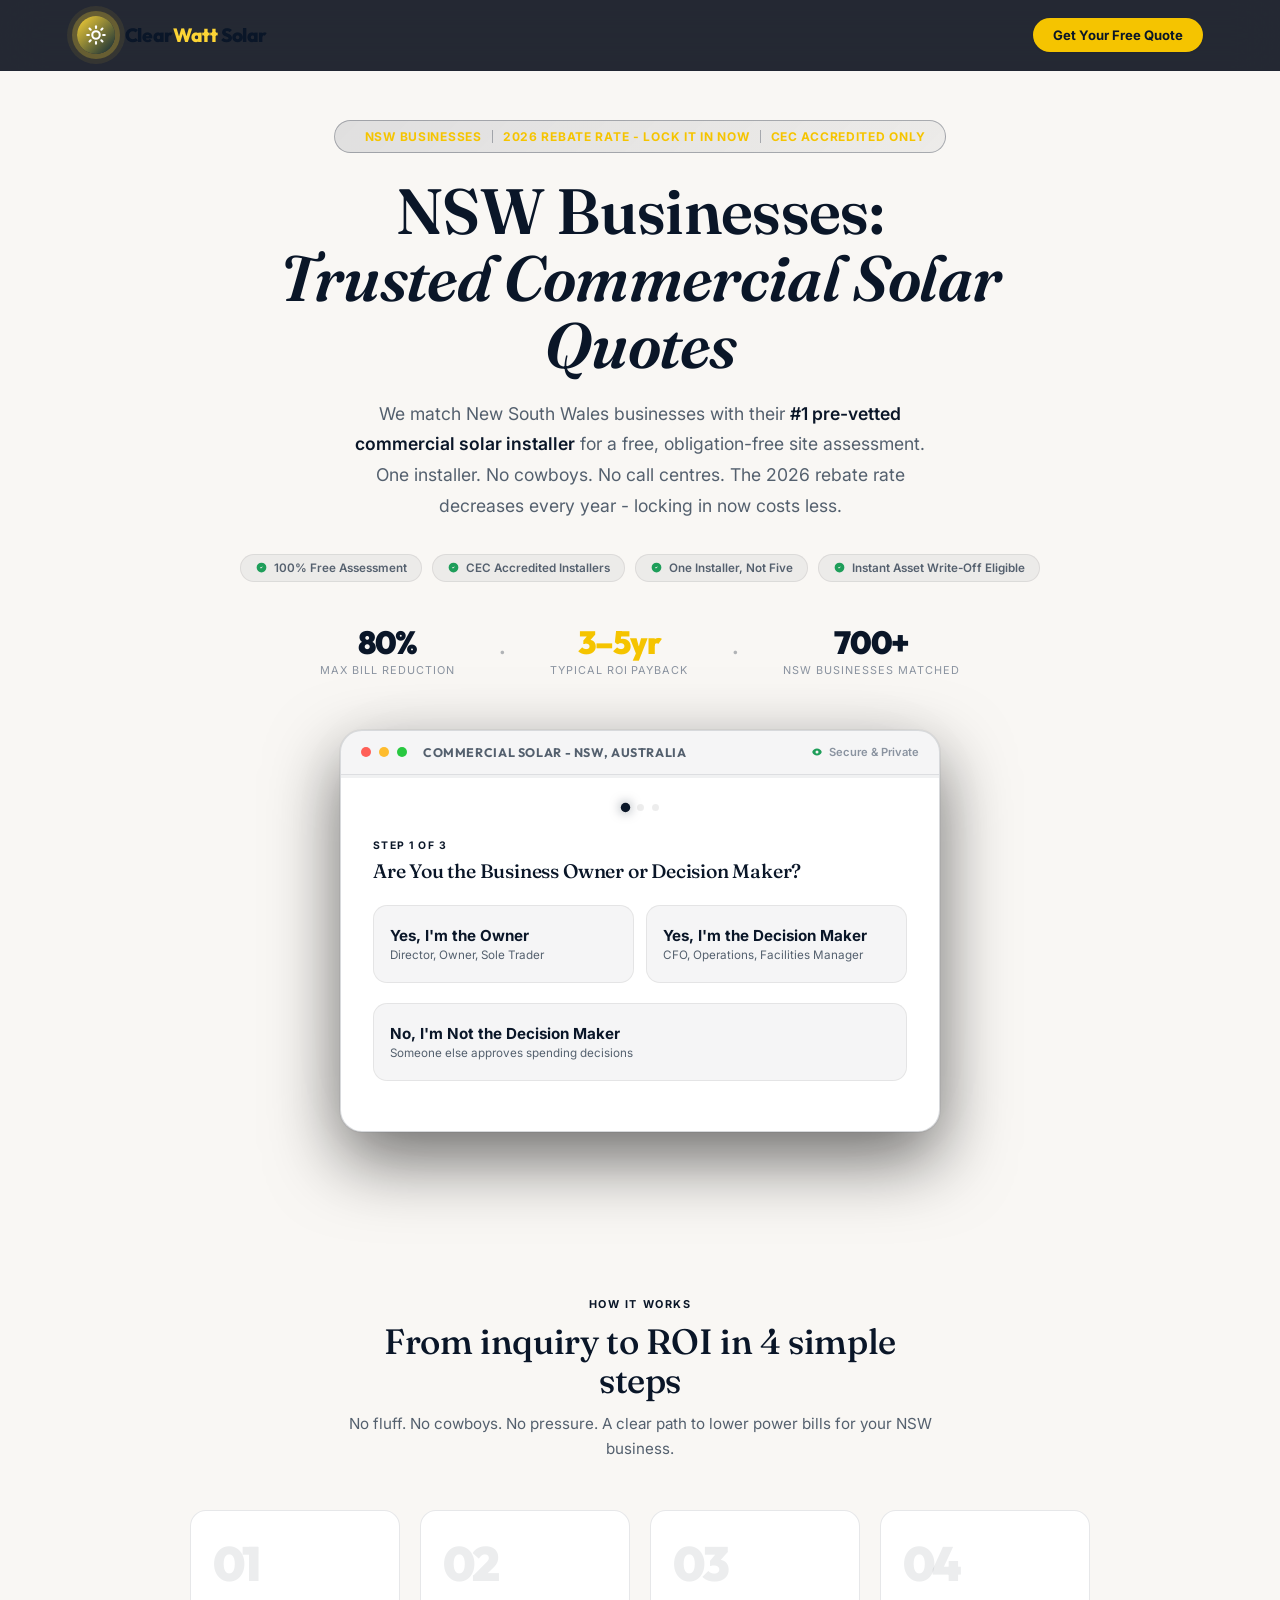
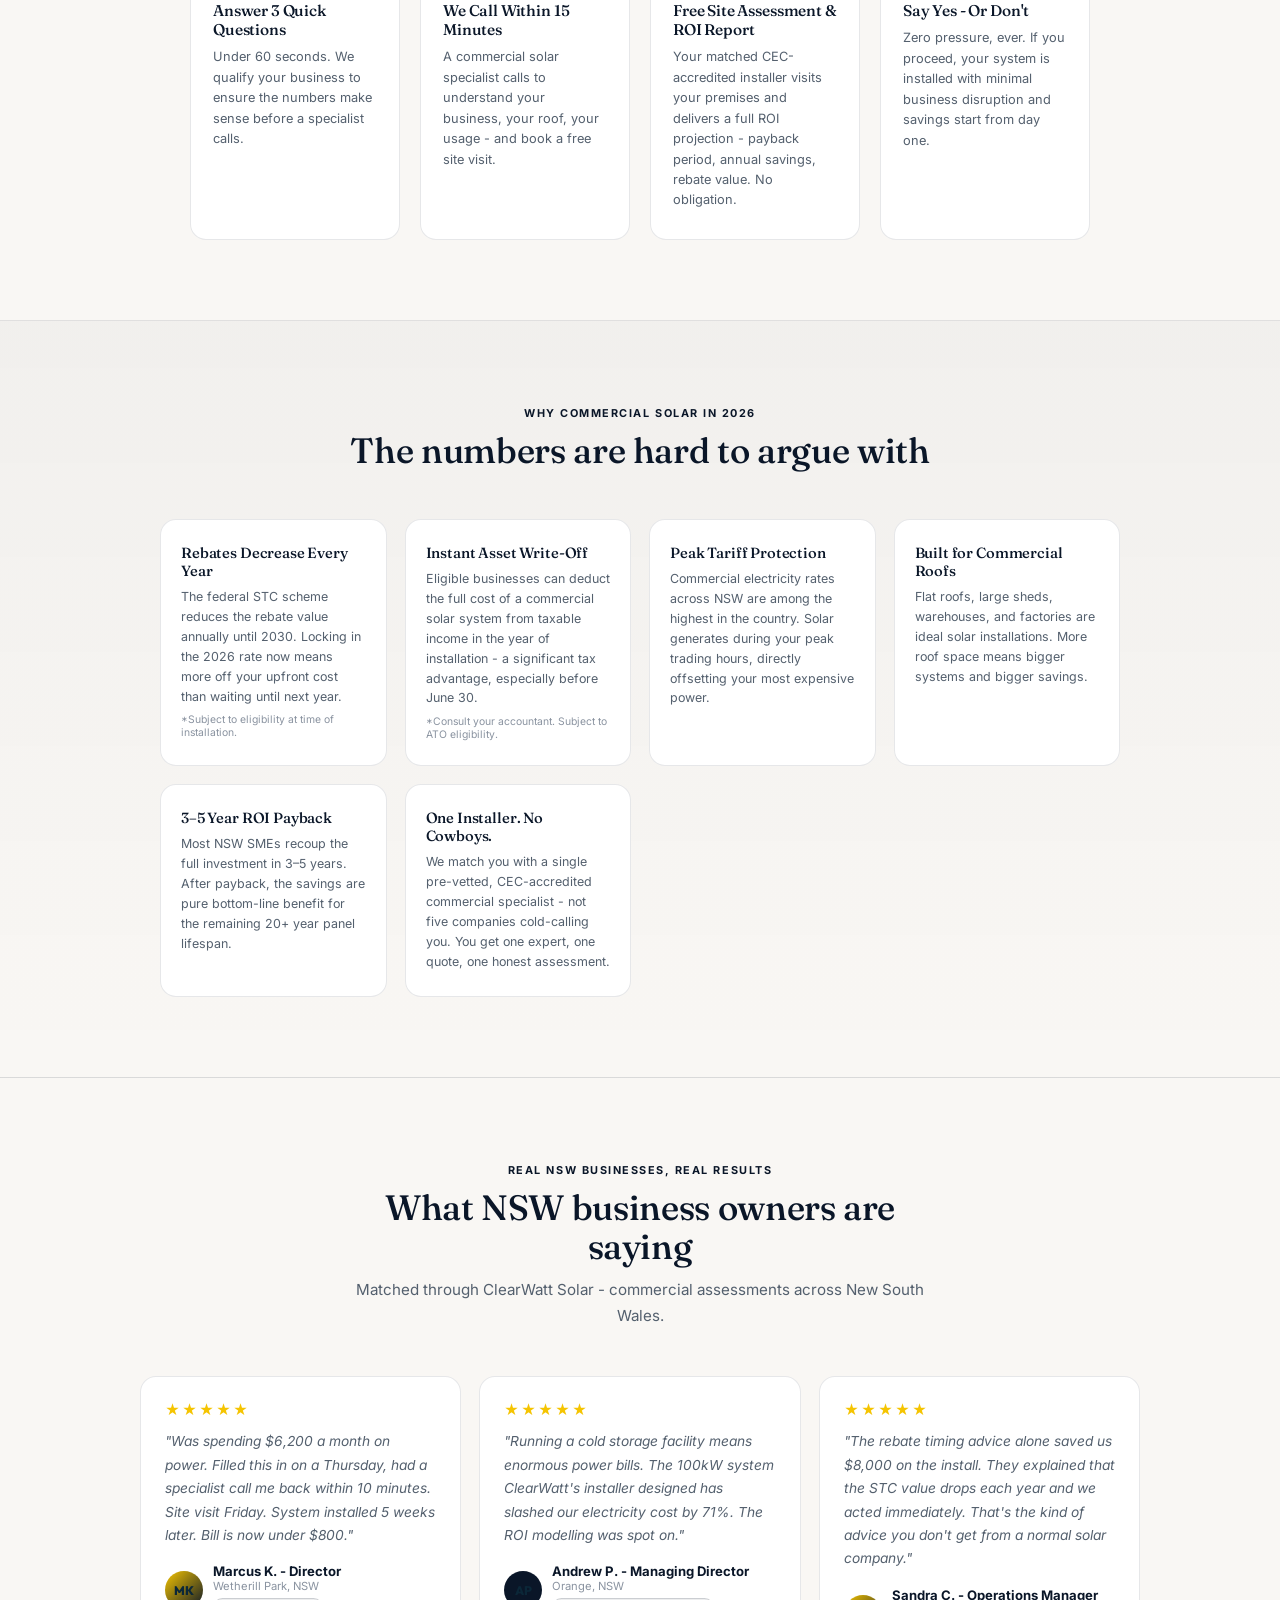
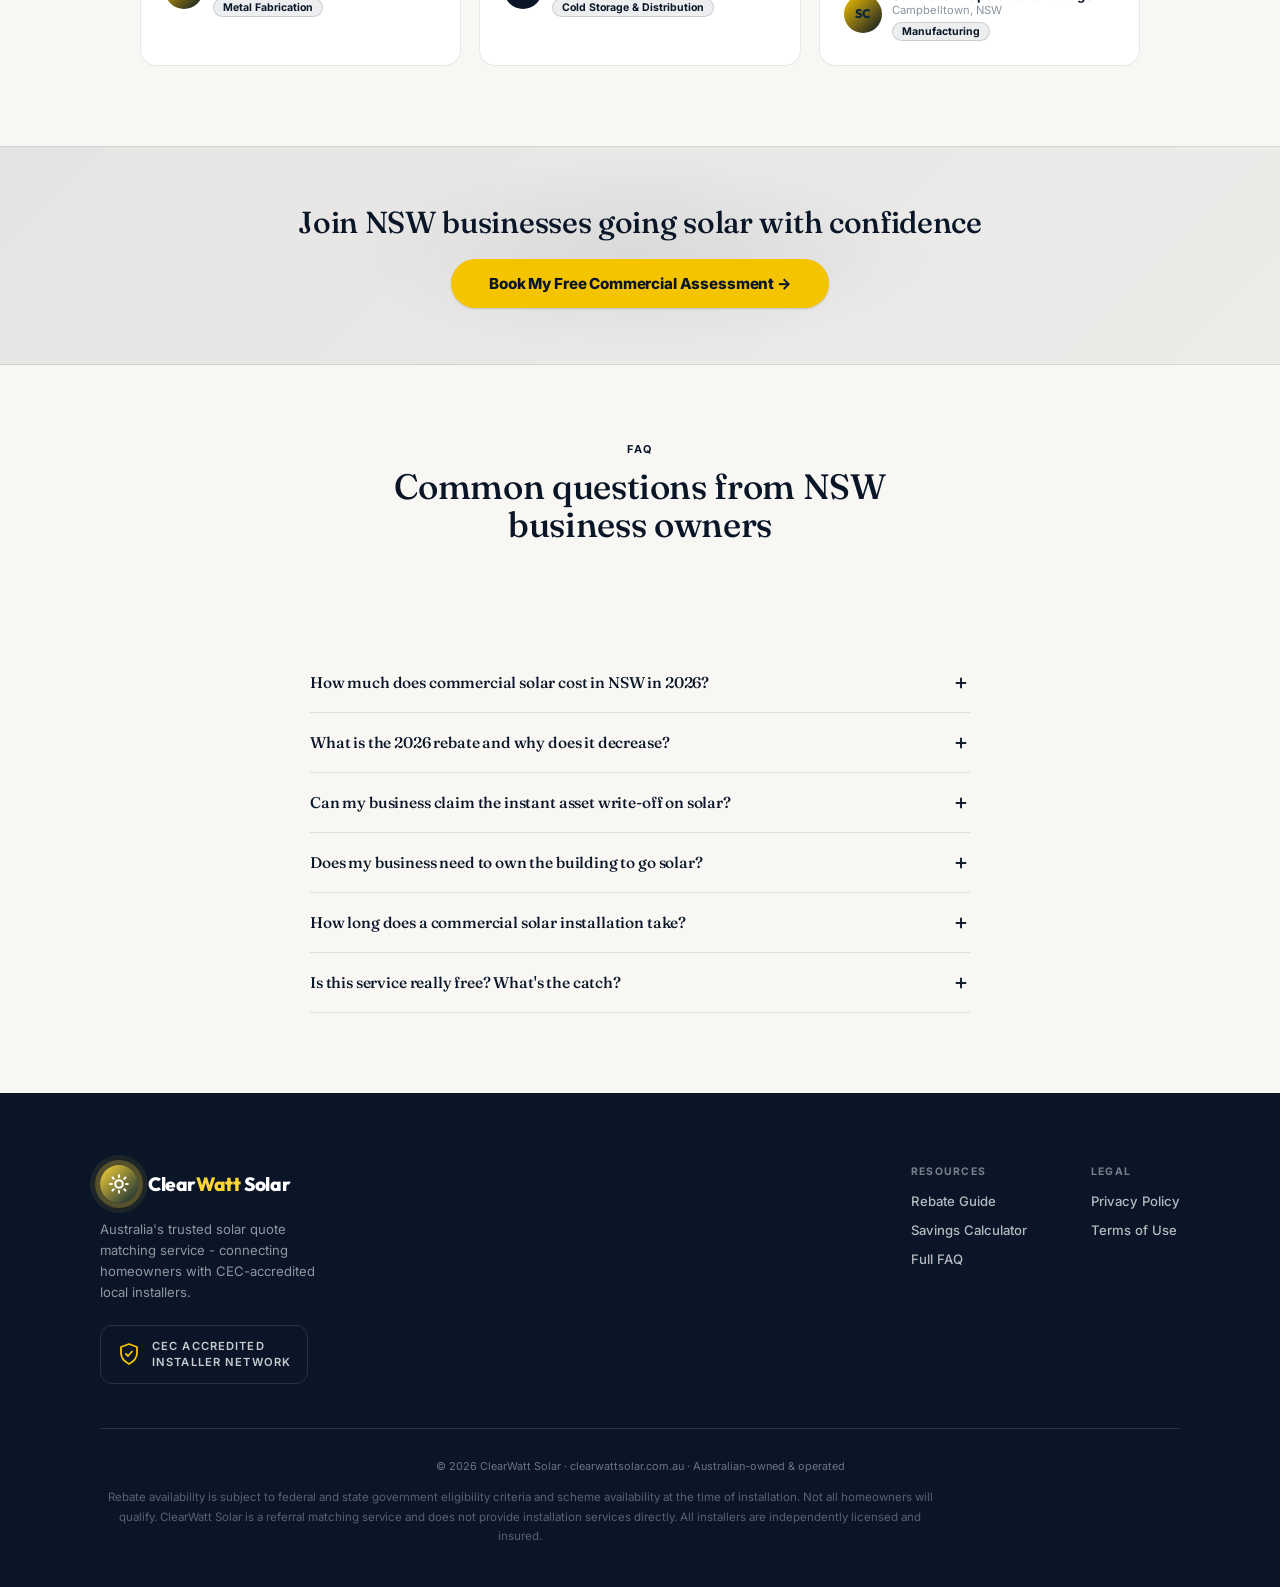
<file: nsw-business-solar.html>
<!DOCTYPE html>
<html lang="en">
<head>
<!-- Google Tag Manager -->
<script>(function(w,d,s,l,i){w[l]=w[l]||[];w[l].push({'gtm.start':
new Date().getTime(),event:'gtm.js'});var f=d.getElementsByTagName(s)[0],
j=d.createElement(s),dl=l!='dataLayer'?'&l='+l:'';j.async=true;j.src=
'https://www.googletagmanager.com/gtm.js?id='+i+dl;f.parentNode.insertBefore(j,f);
})(window,document,'script','dataLayer','GTM-T3FCNT9K');</script>
<!-- End Google Tag Manager -->
<meta charset="UTF-8">
<meta name="viewport" content="width=device-width, initial-scale=1.0">
<title>ClearWatt Solar – Free Commercial Solar Assessment | NSW Businesses</title>
<meta name="description" content="NSW businesses: cut your power bill by up to 80%. Free, obligation-free commercial solar assessment matched with a CEC-accredited installer. Lock in your 2026 rebate rate." />
<link rel="canonical" href="https://clearwattsolar.com.au/nsw-business-solar" />
<meta property="og:type" content="website" />
<meta property="og:title" content="ClearWatt Solar – Commercial Solar for NSW Businesses" />
<meta property="og:description" content="Cut your business power bill by up to 80%. Free commercial solar assessment. Lock in the 2026 rebate rate." />

<link rel="preconnect" href="https://fonts.googleapis.com">
<link rel="preconnect" href="https://fonts.gstatic.com" crossorigin>
<link href="https://fonts.googleapis.com/css2?family=Fraunces:ital,opsz,wght@0,9..144,400;0,9..144,500;0,9..144,600;1,9..144,500;1,9..144,600&family=Inter:wght@400;500;600;700&family=Outfit:wght@600;700;800;900&display=swap" rel="stylesheet">

<!-- Google Tag -->
<script async src="https://www.googletagmanager.com/gtag/js?id=G-W0NM149JDY"></script>
<script>
  window.dataLayer = window.dataLayer || [];
  function gtag(){dataLayer.push(arguments);}
  gtag('js', new Date()); gtag('config', 'G-W0NM149JDY');
</script>

<!-- Meta Pixel -->
<script>
!function(f,b,e,v,n,t,s){if(f.fbq)return;n=f.fbq=function(){n.callMethod?
n.callMethod.apply(n,arguments):n.queue.push(arguments)};if(!f._fbq)f._fbq=n;
n.push=n;n.loaded=!0;n.version='2.0';n.queue=[];t=b.createElement(e);t.async=!0;
t.src=v;s=b.getElementsByTagName(e)[0];s.parentNode.insertBefore(t,s)}(window,
document,'script','https://connect.facebook.net/en_US/fbevents.js');
fbq('init','1692791048547338'); fbq('track','PageView');
</script>

<script type="application/ld+json">
{
  "@context":"https://schema.org","@type":"Service",
  "name":"Free Commercial Solar Assessment NSW",
  "provider":{"@type":"Organization","name":"ClearWatt Solar","url":"https://clearwattsolar.com.au","areaServed":{"@type":"State","name":"New South Wales"}},
  "serviceType":"Commercial Solar Installation Assessment",
  "offers":{"@type":"Offer","price":"0","priceCurrency":"AUD","description":"Free, obligation-free commercial solar assessment for NSW businesses."}
}
</script>

<style>
*,*::before,*::after{box-sizing:border-box;margin:0;padding:0}
:root{
  --bg:#F9F7F4;
  --surface:#FFFFFF;
  --surface2:#F3EFE8;
  --border:rgba(10,22,40,0.10);
  --border2:rgba(10,22,40,0.16);
  --cyan:#0A1628;
  --cyan-dark:#0A1628;
  --cyan-glow:rgba(10,22,40,0.06);
  --cyan-pale:rgba(10,22,40,0.04);
  --gold:#F5C400;
  --gold-dark:#0A1628;
  --white:#0A1628;
  --muted:#54606E;
  --muted2:#8A93A0;
  --green:#1E9E5A;
  --red:#C0392B;
  --orange:#F5C400;
  --radius:16px;
  --navy:#0A1628;
  --serif:'Fraunces',Georgia,'Times New Roman',serif;
  --sans:'Inter',-apple-system,BlinkMacSystemFont,'Segoe UI',sans-serif;
}

html{scroll-behavior:smooth}
body{
  font-family:'Outfit',sans-serif;
  color:var(--white);
  background:var(--bg);
  overflow-x:hidden;
}

body::before{
  content:'';position:fixed;inset:0;
  background:
    radial-gradient(ellipse 90% 60% at 75% -5%, rgba(10,22,40,0.08) 0%, transparent 60%),
    radial-gradient(ellipse 60% 50% at -10% 85%, rgba(11,39,56,0.06) 0%, transparent 60%),
    radial-gradient(ellipse 50% 35% at 50% 115%, rgba(10,22,40,0.05) 0%, transparent 60%);
  pointer-events:none;z-index:0;
}
body::after{content:'';display:none}

/* ═══ NAV ═══ */
nav{
  position:fixed;top:0;left:0;right:0;z-index:100;
  display:flex;align-items:center;justify-content:space-between;
  padding:16px 6vw;
  background:rgba(6,12,24,0.88);
  backdrop-filter:blur(20px);
  border-bottom:1px solid var(--border);
}
.logo{display:flex;align-items:center;gap:10px;text-decoration:none}
.logo-sun{width:38px;height:38px;background:linear-gradient(135deg,#0A1628,#0b2738);border-radius:50%;display:flex;align-items:center;justify-content:center;box-shadow:0 0 0 5px rgba(10,22,40,0.25),0 0 0 10px rgba(10,22,40,0.08);animation:pulse-sun 3s ease-in-out infinite;flex-shrink:0}
.logo-sun svg{width:20px;height:20px}@keyframes pulse-sun{0%,100%{box-shadow:0 0 0 5px rgba(10,22,40,0.25),0 0 0 10px rgba(10,22,40,0.08)}50%{box-shadow:0 0 0 8px rgba(10,22,40,0.3),0 0 0 16px rgba(10,22,40,0.05)}}
.logo-text{font-family:'Outfit',sans-serif;font-weight:800;font-size:1.2rem;color:var(--white);letter-spacing:-0.02em}
.logo-text span{color:var(--cyan)}
.nav-right{display:flex;align-items:center;gap:14px}

/* Commercial badge - gold instead of green */
.nav-badge{
  display:flex;align-items:center;gap:6px;
  background:rgba(10,22,40,0.1);border:1px solid rgba(10,22,40,0.28);
  border-radius:50px;padding:5px 13px;font-size:0.72rem;font-weight:700;
  color:var(--gold);letter-spacing:0.04em;
}
.nav-badge::before{content:'';width:6px;height:6px;background:var(--gold);border-radius:50%;animation:blink 2s ease-in-out infinite}
@keyframes blink{0%,100%{opacity:1}50%{opacity:0.3}}

.nav-cta{
  background:linear-gradient(135deg, var(--cyan), var(--cyan-dark));
  color:#0b2738;font-weight:700;font-size:0.82rem;
  padding:9px 20px;border-radius:50px;text-decoration:none;
  box-shadow:0 4px 20px rgba(10,22,40,0.25);
  transition:transform 0.2s,box-shadow 0.2s;
}
.nav-cta:hover{transform:translateY(-1px);box-shadow:0 6px 28px rgba(10,22,40,0.38)}

/* ═══ HERO ═══ */
.hero{
  min-height:100vh;padding:120px 6vw 80px;
  position:relative;z-index:1;
  display:flex;flex-direction:column;align-items:center;justify-content:center;
}
.hero-lines{
  position:absolute;inset:0;pointer-events:none;overflow:hidden;
  background-image:
    linear-gradient(rgba(10,22,40,0.035) 1px, transparent 1px),
    linear-gradient(90deg, rgba(10,22,40,0.035) 1px, transparent 1px);
  background-size:64px 64px;
  -webkit-mask-image:radial-gradient(ellipse 80% 80% at 50% 50%, black 30%, transparent 80%);
  mask-image:radial-gradient(ellipse 80% 80% at 50% 50%, black 30%, transparent 80%);
}

/* COMMERCIAL ALERT STRIP */
.alert-strip{
  display:inline-flex;align-items:center;gap:10px;
  background:linear-gradient(135deg, rgba(10,22,40,0.1), rgba(10,22,40,0.05));
  border:1px solid rgba(10,22,40,0.3);
  border-radius:50px;padding:8px 20px;margin-bottom:24px;
  font-size:0.75rem;font-weight:700;color:var(--gold);
  letter-spacing:0.06em;text-transform:uppercase;
  animation:fadeSlideUp 0.6s ease forwards;
}
.alert-strip .as-icon{font-size:1rem}
.alert-strip .as-div{width:1px;height:13px;background:rgba(10,22,40,0.3)}

.hero-h1{
  font-family:'Outfit',sans-serif;font-weight:900;
  font-size:clamp(2.2rem, 5.2vw, 4rem);
  line-height:1.05;letter-spacing:-0.04em;
  text-align:center;max-width:860px;
  margin-bottom:20px;
  animation:fadeSlideUp 0.7s ease 0.1s both;
}
.hero-h1 .line1{display:block;color:var(--white)}
.hero-h1 .line2{
  display:block;
  background:linear-gradient(90deg, var(--cyan), var(--gold));
  -webkit-background-clip:text;-webkit-text-fill-color:transparent;background-clip:text;
  font-family:'Lora',serif;font-style:italic;font-weight:600;
}

.hero-sub{
  text-align:center;font-size:clamp(0.95rem, 2vw, 1.1rem);
  color:var(--muted);line-height:1.75;max-width:580px;
  margin-bottom:32px;
  animation:fadeSlideUp 0.7s ease 0.2s both;
}
.hero-sub strong{color:var(--white);font-weight:600}

/* TRUST PILLS */
.trust-row{
  display:flex;justify-content:center;gap:10px;flex-wrap:wrap;
  margin-bottom:44px;
  animation:fadeSlideUp 0.7s ease 0.3s both;
}
.trust-pill{
  display:flex;align-items:center;gap:6px;
  background:rgba(10,22,40,0.05);border:1px solid rgba(0,0,0,0.07);
  border-radius:50px;padding:6px 14px;font-size:0.73rem;font-weight:600;color:var(--muted);
}
.trust-pill svg{width:13px;height:13px;color:var(--green);flex-shrink:0}

/* STAT ROW */
.stat-row{
  display:flex;justify-content:center;gap:44px;flex-wrap:wrap;
  animation:fadeSlideUp 0.7s ease 0.35s both;margin-bottom:52px;
}
.stat-item{text-align:center}
.stat-num{
  display:block;font-family:'Outfit',sans-serif;font-weight:900;
  font-size:2rem;letter-spacing:-0.04em;color:var(--cyan);line-height:1;
}
.stat-num.gold{color:var(--gold)}
.stat-sep{color:rgba(10,22,40,0.3);font-size:1.8rem;display:flex;align-items:center}
.stat-label{font-size:0.68rem;color:var(--muted2);text-transform:uppercase;letter-spacing:0.09em;margin-top:3px}

@keyframes fadeSlideUp{
  from{opacity:0;transform:translateY(20px)}
  to{opacity:1;transform:translateY(0)}
}

/* ═══ SURVEY CARD ═══ */
.survey-wrap{
  width:100%;max-width:600px;
  animation:fadeSlideUp 0.8s ease 0.45s both;
  position:relative;z-index:5;
}
.survey-card{
  background:var(--surface);
  border:1px solid var(--border2);
  border-radius:22px;
  box-shadow:
    0 0 0 1px rgba(10,22,40,0.05),
    0 28px 70px rgba(0,0,0,0.55),
    0 0 100px rgba(10,22,40,0.04);
  overflow:hidden;
}

.card-topbar{
  display:flex;align-items:center;gap:8px;
  padding:14px 20px;
  background:rgba(10,22,40,0.04);
  border-bottom:1px solid var(--border);
}
.tb-dot{width:10px;height:10px;border-radius:50%}
.tb-dot.r{background:#ff5f57}.tb-dot.y{background:#febc2e}.tb-dot.g{background:#28c840}
.tb-label{
  margin-left:8px;font-family:'Outfit',sans-serif;font-weight:700;
  font-size:0.78rem;color:var(--muted);letter-spacing:0.05em;text-transform:uppercase;
}
.tb-right{margin-left:auto;display:flex;align-items:center;gap:6px;font-size:0.7rem;color:var(--muted2);font-weight:600}
.tb-right svg{width:12px;height:12px;color:var(--green)}

/* PROGRESS */
.prog-outer{height:3px;background:rgba(10,22,40,0.06)}
.prog-inner{
  height:100%;width:0%;
  background:linear-gradient(90deg,var(--cyan),var(--gold));
  transition:width 0.5s cubic-bezier(0.4,0,0.2,1);
}

/* STEP DOTS */
.dot-row{display:flex;justify-content:center;align-items:center;gap:8px;padding:14px 0 0}
.sdot{
  width:7px;height:7px;border-radius:50%;
  background:rgba(0,0,0,0.07);transition:all 0.3s ease;
}
.sdot.active{background:var(--cyan);transform:scale(1.35);box-shadow:0 0 8px rgba(10,22,40,0.5)}
.sdot.done{background:var(--green)}

/* CARD BODY */
.card-body{padding:28px 32px 30px}
@media(max-width:480px){.card-body{padding:22px 18px 24px}}

/* STEPS */
.step{display:none}
.step.active{display:block;animation:stepIn 0.35s ease}
@keyframes stepIn{from{opacity:0;transform:translateX(18px)}to{opacity:1;transform:translateX(0)}}

.step-label{
  font-size:0.65rem;font-weight:700;color:var(--cyan);
  text-transform:uppercase;letter-spacing:0.14em;margin-bottom:7px;
}
.step h3{
  font-family:'Outfit',sans-serif;font-weight:800;
  font-size:1.22rem;color:var(--white);
  letter-spacing:-0.02em;margin-bottom:22px;line-height:1.25;
}

/* CHOICE CARDS */
.choice-grid{display:grid;grid-template-columns:1fr 1fr;gap:12px;margin-bottom:20px}
@media(max-width:440px){.choice-grid{grid-template-columns:1fr}}

.choice-card{
  border:1.5px solid rgba(0,0,0,0.07);
  border-radius:14px;padding:20px 16px;
  cursor:pointer;transition:all 0.2s ease;
  background:rgba(10,22,40,0.04);
  position:relative;overflow:hidden;user-select:none;
}
.choice-card::before{
  content:'';position:absolute;inset:0;
  background:linear-gradient(135deg, rgba(10,22,40,0.06), rgba(10,22,40,0.02));
  opacity:0;transition:opacity 0.2s;
}
.choice-card:hover{border-color:rgba(10,22,40,0.4);transform:translateY(-2px);box-shadow:0 8px 24px rgba(0,0,0,0.3)}
.choice-card:hover::before{opacity:1}
.choice-card.selected{
  border-color:var(--cyan);background:rgba(10,22,40,0.08);
  box-shadow:0 0 0 1px rgba(10,22,40,0.2), 0 8px 28px rgba(0,0,0,0.3);
}
.choice-card.selected::before{opacity:1}
.choice-card.selected::after{
  content:'✓';position:absolute;top:9px;right:11px;
  width:20px;height:20px;background:var(--cyan);color:#0b2738;
  border-radius:50%;font-size:0.65rem;font-weight:900;
  display:flex;align-items:center;justify-content:center;line-height:20px;
}
.choice-card.disq-card:hover{border-color:rgba(255,71,87,0.4)}
.choice-card.disq-card.selected{border-color:var(--red);background:rgba(255,71,87,0.07)}
.choice-card.disq-card.selected::after{background:var(--red)}

.cc-icon{font-size:2rem;margin-bottom:10px;display:block}
.cc-title{font-weight:700;font-size:0.95rem;color:var(--white);margin-bottom:3px}
.cc-sub{font-size:0.73rem;color:var(--muted)}

/* HORIZONTAL BILL CHOICES */
.choice-h{
  display:flex;align-items:center;gap:14px;
  border:1.5px solid rgba(0,0,0,0.07);
  border-radius:14px;padding:15px 18px;
  cursor:pointer;transition:all 0.2s ease;
  background:rgba(10,22,40,0.04);
  position:relative;overflow:hidden;user-select:none;
}
.choice-h:hover{border-color:rgba(10,22,40,0.4);transform:translateY(-2px)}
.choice-h.selected{
  border-color:var(--cyan);background:rgba(10,22,40,0.08);
  box-shadow:0 0 0 1px rgba(10,22,40,0.2);
}
.choice-h.selected::after{
  content:'✓';position:absolute;top:50%;right:14px;transform:translateY(-50%);
  width:20px;height:20px;background:var(--cyan);color:#0b2738;
  border-radius:50%;font-size:0.65rem;font-weight:900;
  display:flex;align-items:center;justify-content:center;line-height:20px;
}
.ch-icon{font-size:1.4rem;flex-shrink:0}
.ch-body{flex:1}
.ch-title{font-weight:700;font-size:0.92rem;color:var(--white)}
.ch-sub{font-size:0.72rem;color:var(--muted);margin-top:2px}
.ch-badge{
  background:rgba(10,22,40,0.12);border:1px solid rgba(10,22,40,0.25);
  border-radius:50px;padding:3px 10px;font-size:0.63rem;font-weight:700;
  color:var(--gold);white-space:nowrap;flex-shrink:0;margin-right:28px;
}

/* INSIGHT BOX */
.insight{
  display:flex;gap:11px;align-items:flex-start;
  background:rgba(10,22,40,0.05);border:1px solid rgba(10,22,40,0.12);
  border-radius:12px;padding:13px 15px;margin-bottom:20px;
}
.insight-icon{font-size:1.2rem;flex-shrink:0;line-height:1.2}
.insight p{font-size:0.78rem;color:var(--muted);line-height:1.55}
.insight strong{color:var(--cyan);font-weight:700}

/* DISQUALIFY MSG */
#disq-msg{display:none;text-align:center;padding:16px 0 8px}
.disq-icon{font-size:3rem;margin-bottom:14px}
.disq-msg-title{font-family:'Outfit',sans-serif;font-weight:800;font-size:1.1rem;color:var(--white);margin-bottom:10px;letter-spacing:-0.02em}
.disq-box{background:rgba(10,22,40,0.05);border:1px solid var(--border);border-radius:12px;padding:14px;margin-top:16px;font-size:0.78rem;color:var(--muted);line-height:1.6}

/* MATCH NOTICE */
.match-notice{
  display:flex;gap:12px;align-items:flex-start;
  background:rgba(34,212,122,0.06);border:1px solid rgba(34,212,122,0.15);
  border-radius:12px;padding:14px 16px;margin-bottom:20px;
}
.match-notice .mn-icon{font-size:1.5rem;flex-shrink:0}
.match-notice p{font-size:0.78rem;color:var(--muted);line-height:1.55}
.match-notice strong{color:var(--green);font-weight:700}

/* FORM FIELDS */
.field-wrap{margin-bottom:14px}
.field-wrap label{display:block;font-size:0.72rem;font-weight:700;color:var(--muted);text-transform:uppercase;letter-spacing:0.08em;margin-bottom:6px}
.field-wrap input{
  width:100%;background:rgba(10,22,40,0.05);
  border:1.5px solid rgba(0,0,0,0.07);
  border-radius:10px;padding:12px 14px;
  font-family:'Outfit',sans-serif;font-size:0.92rem;color:var(--white);
  outline:none;transition:border-color 0.2s,box-shadow 0.2s;
}
.field-wrap input::placeholder{color:var(--muted2)}
.field-wrap input:focus{border-color:rgba(10,22,40,0.5);box-shadow:0 0 0 3px rgba(10,22,40,0.08)}
.field-wrap input.err-field{border-color:rgba(255,71,87,0.6)}
.err-msg{color:var(--red);font-size:0.7rem;margin-top:4px;display:none}
.field-row{display:grid;grid-template-columns:1fr 1fr;gap:12px}
@media(max-width:460px){.field-row{grid-template-columns:1fr}}

/* BUTTONS */
.btn-next{
  width:100%;border:none;border-radius:50px;
  padding:16px 28px;font-family:'Outfit',sans-serif;
  font-size:1rem;font-weight:800;cursor:pointer;
  background:linear-gradient(135deg, var(--cyan), var(--cyan-dark));
  color:#0b2738;letter-spacing:-0.01em;
  box-shadow:0 6px 28px rgba(10,22,40,0.3);
  transition:all 0.25s ease;position:relative;overflow:hidden;
}
.btn-next::before{
  content:'';position:absolute;inset:0;
  background:linear-gradient(135deg, rgba(255,255,255,0.15), transparent);
  opacity:0;transition:opacity 0.2s;
}
.btn-next:hover{transform:translateY(-2px);box-shadow:0 10px 36px rgba(10,22,40,0.42)}
.btn-next:hover::before{opacity:1}
.btn-next:disabled{opacity:0.4;cursor:not-allowed;transform:none;box-shadow:0 4px 18px rgba(10,22,40,0.15)}

.btn-back{
  display:flex;align-items:center;gap:5px;margin-top:11px;
  background:none;border:none;color:var(--muted2);font-family:'Outfit',sans-serif;
  font-size:0.78rem;font-weight:600;cursor:pointer;padding:0;
  transition:color 0.2s;
}
.btn-back:hover{color:var(--muted)}
.btn-back svg{width:13px;height:13px}

.priv-note{text-align:center;font-size:0.68rem;color:var(--muted2);margin-top:12px;display:flex;align-items:center;justify-content:center;gap:5px;line-height:1.5}
.priv-note svg{width:11px;height:11px;color:var(--green);flex-shrink:0}

/* ═══ HOW IT WORKS ═══ */
.hiw-section{padding:80px 6vw;position:relative;z-index:1}
.section-head{text-align:center;max-width:600px;margin:0 auto 48px}
.section-eyebrow{
  display:inline-block;font-size:0.68rem;font-weight:700;
  color:var(--cyan);text-transform:uppercase;letter-spacing:0.14em;margin-bottom:12px;
}
.section-h2{
  font-family:'Outfit',sans-serif;font-weight:900;
  font-size:clamp(1.6rem,3vw,2.2rem);color:var(--white);
  letter-spacing:-0.04em;line-height:1.1;margin-bottom:10px;
}
.section-sub{font-size:0.95rem;color:var(--muted);line-height:1.7}

.hiw-grid{
  display:grid;grid-template-columns:repeat(auto-fit,minmax(200px,1fr));
  gap:20px;max-width:900px;margin:0 auto;
}
.hiw-card{
  background:var(--surface);border:1px solid var(--border);
  border-radius:var(--radius);padding:28px 22px;
  position:relative;overflow:hidden;transition:transform 0.25s,border-color 0.25s;
}
.hiw-card:hover{transform:translateY(-4px);border-color:var(--border2)}
.hiw-card::before{
  content:'';position:absolute;top:0;left:0;right:0;height:2px;
  background:linear-gradient(90deg,var(--cyan),var(--gold));
  transform:scaleX(0);transform-origin:left;transition:transform 0.35s;
}
.hiw-card:hover::before{transform:scaleX(1)}
.hiw-num{
  font-family:'Outfit',sans-serif;font-size:3rem;font-weight:900;
  color:rgba(10,22,40,0.08);line-height:1;margin-bottom:14px;letter-spacing:-0.06em;
}
.hiw-card h4{font-family:'Outfit',sans-serif;font-weight:800;font-size:0.97rem;color:var(--white);margin-bottom:8px}
.hiw-card p{font-size:0.8rem;color:var(--muted);line-height:1.6}

/* FACTS */
.facts-section{
  background:linear-gradient(180deg, rgba(10,22,40,0.03) 0%, transparent 100%);
  border-top:1px solid var(--border);border-bottom:1px solid var(--border);
  padding:80px 6vw;position:relative;z-index:1;
}
.facts-grid{
  display:grid;grid-template-columns:repeat(auto-fit,minmax(220px,1fr));
  gap:18px;max-width:960px;margin:0 auto;
}
.fact-card{
  background:var(--surface);border:1px solid var(--border);
  border-radius:var(--radius);padding:24px 20px;
}
.fact-icon{font-size:1.7rem;margin-bottom:12px;display:block}
.fact-card h4{font-family:'Outfit',sans-serif;font-weight:700;font-size:0.92rem;color:var(--cyan);margin-bottom:7px}
.fact-card p{font-size:0.78rem;color:var(--muted);line-height:1.6}
.fact-asterisk{font-size:0.65rem;color:var(--muted2);margin-top:7px;display:block}

/* REVIEWS */
.reviews-section{padding:80px 6vw;position:relative;z-index:1}
.reviews-grid{
  display:grid;grid-template-columns:repeat(auto-fit,minmax(260px,1fr));
  gap:18px;max-width:1000px;margin:0 auto;
}
.review-card{
  background:var(--surface);border:1px solid var(--border);
  border-radius:var(--radius);padding:24px;transition:transform 0.25s,border-color 0.25s;
}
.review-card:hover{transform:translateY(-3px);border-color:var(--border2)}
.review-stars{color:var(--gold);font-size:0.9rem;letter-spacing:2px;margin-bottom:12px}
.review-text{font-size:0.86rem;color:var(--muted);line-height:1.7;margin-bottom:16px;font-style:italic}
.reviewer{display:flex;align-items:center;gap:10px}
.reviewer-av{
  width:38px;height:38px;border-radius:50%;flex-shrink:0;
  background:linear-gradient(135deg,var(--cyan),var(--cyan-dark));
  display:flex;align-items:center;justify-content:center;
  font-family:'Outfit',sans-serif;font-weight:800;font-size:0.78rem;color:#0b2738;
}
.reviewer-av.gold-av{background:linear-gradient(135deg,var(--gold),var(--gold-dark))}
.reviewer-name{font-weight:700;font-size:0.82rem;color:var(--white)}
.reviewer-loc{font-size:0.7rem;color:var(--muted2)}
.review-biz{
  display:inline-block;margin-top:5px;
  background:rgba(10,22,40,0.07);border:1px solid rgba(10,22,40,0.15);
  border-radius:50px;padding:2px 9px;font-size:0.66rem;font-weight:700;color:var(--cyan);
}

/* CTA STRIP */
.cta-strip{
  background:linear-gradient(135deg, rgba(10,22,40,0.08), rgba(11,39,56,0.05));
  border-top:1px solid var(--border);border-bottom:1px solid var(--border);
  padding:56px 20px;text-align:center;position:relative;z-index:1;overflow:hidden;
}
.cta-strip::before{
  content:'';position:absolute;top:50%;left:50%;transform:translate(-50%,-50%);
  width:600px;height:200px;
  background:radial-gradient(ellipse, rgba(10,22,40,0.07) 0%, transparent 70%);
  pointer-events:none;
}
.cta-strip h3{
  font-family:'Outfit',sans-serif;font-weight:900;
  font-size:clamp(1.3rem,3vw,1.9rem);color:var(--white);
  letter-spacing:-0.04em;margin-bottom:18px;position:relative;z-index:1;
}
.cta-btn{
  display:inline-block;position:relative;z-index:1;
  background:linear-gradient(135deg,var(--cyan),var(--cyan-dark));
  color:#0b2738;font-family:'Outfit',sans-serif;font-weight:800;
  font-size:0.95rem;padding:15px 38px;border-radius:50px;text-decoration:none;
  box-shadow:0 6px 28px rgba(10,22,40,0.3);transition:all 0.2s;letter-spacing:-0.01em;
}
.cta-btn:hover{transform:translateY(-2px);box-shadow:0 10px 38px rgba(10,22,40,0.42)}

/* FAQ */
.faq-section{padding:60px 20px 80px;max-width:700px;margin:0 auto;position:relative;z-index:1}
.faq-item{border-bottom:1px solid var(--border);padding:20px 0}
.faq-q{
  font-family:'Outfit',sans-serif;font-size:0.97rem;font-weight:700;
  color:var(--white);cursor:pointer;
  display:flex;justify-content:space-between;align-items:center;gap:14px;
  letter-spacing:-0.01em;
}
.faq-q svg{flex-shrink:0;width:18px;height:18px;color:var(--cyan);transition:transform 0.3s}
.faq-a{font-size:0.86rem;color:var(--muted);line-height:1.7;max-height:0;overflow:hidden;transition:max-height 0.35s ease,padding 0.2s}
.faq-item.open .faq-a{max-height:260px;padding-top:10px}
.faq-item.open .faq-q svg{transform:rotate(45deg)}

/* FOOTER */
footer{
  background:#0b2738;border-top:none;
  padding:40px 6vw 28px;position:relative;z-index:1;
}
.footer-inner{
  max-width:1000px;margin:0 auto;
  display:flex;justify-content:space-between;align-items:flex-start;
  flex-wrap:wrap;gap:32px;padding-bottom:28px;border-bottom:1px solid var(--border);
}
.footer-brand p{font-size:0.82rem;color:var(--muted2);margin-top:10px;max-width:220px;line-height:1.6}
.footer-col h5{font-size:0.65rem;font-weight:700;color:var(--muted2);text-transform:uppercase;letter-spacing:0.12em;margin-bottom:12px}
.footer-col ul{list-style:none;display:flex;flex-direction:column;gap:9px}
.footer-col a{text-decoration:none;font-size:0.82rem;color:var(--muted);transition:color 0.2s;font-weight:500}
.footer-col a:hover{color:var(--cyan)}
.footer-bottom{max-width:1000px;margin:20px auto 0;font-size:0.68rem;color:var(--muted2);text-align:center;line-height:1.8}

/* LOADING OVERLAY */
.overlay{
  display:none;position:fixed;inset:0;z-index:999;
  background:rgba(28,10,0,0.92);
  align-items:center;justify-content:center;flex-direction:column;gap:16px;
  backdrop-filter:blur(8px);
}
.overlay.show{display:flex}
.spinner{
  width:44px;height:44px;
  border:3px solid rgba(10,22,40,0.15);
  border-top-color:var(--cyan);
  border-radius:50%;animation:spin 0.75s linear infinite;
}
@keyframes spin{to{transform:rotate(360deg)}}
.overlay p{font-family:'Outfit',sans-serif;font-weight:700;color:#F9F7F4;font-size:0.95rem;letter-spacing:-0.01em}

/* HAMBURGER */
.hamburger{display:none;flex-direction:column;gap:5px;cursor:pointer;border:none;background:none;padding:6px}
.hamburger span{display:block;width:22px;height:2px;background:var(--muted);border-radius:2px;transition:transform 0.3s,opacity 0.3s}
.hamburger.open span:nth-child(1){transform:translateY(7px) rotate(45deg)}
.hamburger.open span:nth-child(2){opacity:0}
.hamburger.open span:nth-child(3){transform:translateY(-7px) rotate(-45deg)}
.mob-nav{display:none;position:fixed;inset:0;background:var(--bg);z-index:90;padding:80px 6vw 40px;flex-direction:column}
.mob-nav.open{display:flex}
.mob-nav ul{list-style:none;display:flex;flex-direction:column;border-top:1px solid var(--border)}
.mob-nav ul li a{display:block;font-family:'Outfit',sans-serif;font-size:1.1rem;font-weight:700;color:var(--white);text-decoration:none;padding:16px 0;border-bottom:1px solid var(--border);transition:color 0.2s}
.mob-nav ul li a:hover{color:var(--cyan)}
.mob-cta{margin-top:28px}
.mob-cta a{display:block;text-align:center;background:linear-gradient(135deg,var(--cyan),var(--cyan-dark));color:#0b2738;font-family:'Outfit',sans-serif;font-weight:800;font-size:1rem;padding:16px;border-radius:50px;text-decoration:none}

@media(max-width:640px){
  .nav-right .nav-cta{display:none}
  .nav-right .nav-badge{display:none}
  .hamburger{display:flex}
  nav{padding:14px 5vw}
  .hero{padding:100px 5vw 60px}
  .stat-sep{display:none}
}

/* Footer dark background overrides */
footer .logo-text{color:#ffffff}
footer .logo-text span{color:var(--cyan)}
footer .footer-col a{color:rgba(255,255,255,0.55)}
footer .footer-col a:hover{color:var(--cyan)}
footer .footer-brand p{color:rgba(255,255,255,0.38)}
footer .footer-col h5{color:rgba(255,255,255,0.35)}
footer .footer-bottom{color:rgba(255,255,255,0.3)}
.footer-inner{border-bottom-color:rgba(255,255,255,0.1)}

/* ===== ClearWatt premium brand alignment ===== */
body{font-family:var(--sans)!important;color:var(--white);background:var(--bg);-webkit-font-smoothing:antialiased}
body::before{display:none!important}
.hero-lines{display:none!important}
h1,h2,h3,h4,.hero-h1,.section-h2,.step h3,.cta-strip h3,.faq-q,.section-h1{font-family:var(--serif)!important;font-weight:500!important;letter-spacing:-0.01em}
.hero-h1{font-weight:600!important}
.hero-h1 .line1{color:var(--white)!important}
.hero-h1 .line2,.section-h2 .line2{background:none!important;-webkit-text-fill-color:initial!important;background-clip:initial!important;-webkit-background-clip:initial!important;color:var(--white)!important;font-family:var(--serif)!important;font-style:italic;font-weight:600!important}
.logo-mark{width:30px;height:30px;flex-shrink:0;color:var(--navy)}
.logo-mark .ray{stroke:var(--navy)}
.logo-mark .core{fill:var(--gold)}
.logo-text{font-family:var(--serif)!important;font-weight:600!important;font-size:1.32rem!important;color:var(--white)!important;letter-spacing:-0.01em}
.logo-text span{color:var(--white)!important}
.logo-sun{background:var(--navy)!important;box-shadow:none!important;animation:none!important}
/* key CTAs in ClearWatt yellow; everything else stays navy */
.nav-cta,.btn-next,.cta-btn,.mob-cta a{background:var(--gold)!important;background-image:none!important;color:#0A1628!important;border:none!important;box-shadow:0 1px 2px rgba(10,22,40,0.16)!important;border-radius:999px!important;font-family:var(--sans)!important;text-shadow:none!important}
.nav-cta:hover,.btn-next:hover,.cta-btn:hover,.mob-cta a:hover{background:#FFD11A!important}
#postcodeBtn{background:var(--navy)!important;color:#fff!important}
#postcodeBtn:hover{background:#11233B!important}
.btn-next:disabled{opacity:0.45!important;box-shadow:none!important}
.survey-card::before{display:none!important}
.prog-inner{background:var(--navy)!important;background-image:none!important}
.review-stars{color:var(--gold)!important}
/* footer */
footer{background:var(--navy)!important;padding:72px 6vw 40px!important}
.footer-inner{display:flex!important;justify-content:space-between;flex-wrap:wrap;gap:48px;max-width:1080px;margin:0 auto;padding-bottom:44px;border-bottom:1px solid rgba(255,255,255,0.12)!important}
.footer-brand{max-width:300px}
.footer-brand .logo-text,.footer-brand .logo-text span{color:#fff!important}
.footer-brand .logo-mark{color:#fff}
.footer-brand .logo-mark .ray{stroke:#fff}
.footer-brand .logo-mark .core{fill:var(--gold)}
.footer-brand p{color:rgba(255,255,255,0.55)!important;margin-top:16px}
.footer-cols{display:flex;gap:64px;flex-wrap:wrap}
.footer-col h5{color:rgba(255,255,255,0.45)!important}
.footer-col a{color:rgba(255,255,255,0.7)!important}
.footer-col a:hover{color:#fff!important}
.footer-bottom{color:rgba(255,255,255,0.4)!important;max-width:1080px;margin:28px auto 0}
.footer-disclaimer{margin-top:12px;font-size:0.72rem;color:rgba(255,255,255,0.32);max-width:840px;line-height:1.7}
.cec-badge{display:inline-flex;align-items:center;gap:11px;margin-top:22px;border:1px solid rgba(255,255,255,0.12);border-radius:12px;padding:12px 16px}
.cec-badge svg{width:24px;height:24px;color:var(--gold);flex-shrink:0}
.cec-badge-txt{font-size:0.7rem;font-weight:600;letter-spacing:0.1em;text-transform:uppercase;color:rgba(255,255,255,0.78);line-height:1.45}
.overlay{background:rgba(10,22,40,0.94)!important}
.spinner{border-top-color:var(--gold)!important}
.overlay p{color:#fff!important;font-family:var(--sans)!important}

/* ===== original ClearWatt logo restored ===== */
.logo-mark{display:none!important}
.logo-sun{width:38px!important;height:38px!important;background:linear-gradient(135deg,#fcd435,#0b2738)!important;border-radius:50%!important;display:flex!important;align-items:center!important;justify-content:center!important;box-shadow:0 0 0 5px rgba(252,212,53,0.25),0 0 0 10px rgba(252,212,53,0.08)!important;animation:pulse-sun 3s ease-in-out infinite!important;flex-shrink:0!important;padding:0!important}
.logo-sun svg{width:20px!important;height:20px!important;display:block!important}
@keyframes pulse-sun{0%,100%{box-shadow:0 0 0 5px rgba(252,212,53,0.25),0 0 0 10px rgba(252,212,53,0.08)}50%{box-shadow:0 0 0 8px rgba(252,212,53,0.3),0 0 0 16px rgba(252,212,53,0.05)}}
.logo-text{font-family:'Outfit',sans-serif!important;font-weight:800!important;font-size:1.2rem!important;color:#0A1628!important;letter-spacing:-0.02em!important}
.logo-text span{color:#fcd435!important}
footer .logo-text,.footer-brand .logo-text{color:#ffffff!important}
footer .logo-text span,.footer-brand .logo-text span{color:#fcd435!important}
</style>
</head>
<body>
<!-- Google Tag Manager (noscript) -->
<noscript><iframe src="https://www.googletagmanager.com/ns.html?id=GTM-T3FCNT9K"
height="0" width="0" style="display:none;visibility:hidden"></iframe></noscript>
<!-- End Google Tag Manager (noscript) -->

<!-- LOADING OVERLAY -->
<div class="overlay" id="overlay">
  <div class="spinner"></div>
  <p>Connecting you with a commercial specialist…</p>
</div>

<!-- ═══ NAV ═══ -->
<nav>
  <a href="/" class="logo">
    <div class="logo-sun">
      <svg viewBox="0 0 24 24" fill="none" stroke="white" stroke-width="2.5" stroke-linecap="round">
        <circle cx="12" cy="12" r="4.5"/>
        <line x1="12" y1="1.5" x2="12" y2="3.5"/><line x1="12" y1="20.5" x2="12" y2="22.5"/>
        <line x1="4.22" y1="4.22" x2="5.64" y2="5.64"/><line x1="18.36" y1="18.36" x2="19.78" y2="19.78"/>
        <line x1="1.5" y1="12" x2="3.5" y2="12"/><line x1="20.5" y1="12" x2="22.5" y2="12"/>
        <line x1="4.22" y1="19.78" x2="5.64" y2="18.36"/><line x1="18.36" y1="5.64" x2="19.78" y2="4.22"/>
      </svg>
    </div>
    <span class="logo-text">Clear<span>Watt</span> Solar</span>
  </a>
  <div class="nav-right">
    <a href="#quote" class="nav-cta">Get Your Free Quote</a>
    <button class="hamburger" id="hamburger" aria-label="Menu" onclick="toggleMob()">
      <span></span><span></span><span></span>
    </button>
  </div>
</nav>

<div class="mob-nav" id="mobNav">
  <ul>
    <li><a href="#quote" onclick="closeMob()">Free Assessment</a></li>
    <li><a href="#how" onclick="closeMob()">How It Works</a></li>
    <li><a href="#reviews" onclick="closeMob()">Business Reviews</a></li>
    <li><a href="#faq" onclick="closeMob()">FAQ</a></li>
    <li><a href="/privacy-policy" onclick="closeMob()">Privacy Policy</a></li>
  </ul>
  <div class="mob-cta"><a href="#quote" onclick="closeMob()">Book My Free Assessment →</a></div>
</div>

<!-- ═══ HERO ═══ -->
<section class="hero" id="quote">
  <div class="hero-lines" aria-hidden="true"></div>

  <div class="alert-strip">
    <span class="as-icon"></span>
    <span>NSW Businesses</span>
    <div class="as-div"></div>
    <span>2026 Rebate Rate - Lock It In Now</span>
    <div class="as-div"></div>
    <span>CEC Accredited Only</span>
  </div>

  <h1 class="hero-h1">
    <span class="line1">NSW Businesses:</span>
    <span class="line2">Trusted Commercial Solar Quotes</span>
  </h1>

  <p class="hero-sub">
    We match New South Wales businesses with their <strong>#1 pre-vetted commercial solar installer</strong> for a free, obligation-free site assessment. One installer. No cowboys. No call centres. The 2026 rebate rate decreases every year - locking in now costs less.
  </p>

  <div class="trust-row">
    <div class="trust-pill">
      <svg viewBox="0 0 24 24" fill="currentColor"><path d="M9 12l2 2 4-4m6 2a9 9 0 11-18 0 9 9 0 0118 0z"/></svg>
      100% Free Assessment
    </div>
    <div class="trust-pill">
      <svg viewBox="0 0 24 24" fill="currentColor"><path d="M9 12l2 2 4-4m6 2a9 9 0 11-18 0 9 9 0 0118 0z"/></svg>
      CEC Accredited Installers
    </div>
    <div class="trust-pill">
      <svg viewBox="0 0 24 24" fill="currentColor"><path d="M9 12l2 2 4-4m6 2a9 9 0 11-18 0 9 9 0 0118 0z"/></svg>
      One Installer, Not Five
    </div>
    <div class="trust-pill">
      <svg viewBox="0 0 24 24" fill="currentColor"><path d="M9 12l2 2 4-4m6 2a9 9 0 11-18 0 9 9 0 0118 0z"/></svg>
      Instant Asset Write-Off Eligible
    </div>
  </div>

  <div class="stat-row">
    <div class="stat-item">
      <span class="stat-num">80%</span>
      <span class="stat-label">Max Bill Reduction</span>
    </div>
    <div class="stat-sep">·</div>
    <div class="stat-item">
      <span class="stat-num gold">3–5yr</span>
      <span class="stat-label">Typical ROI Payback</span>
    </div>
    <div class="stat-sep">·</div>
    <div class="stat-item">
      <span class="stat-num">700+</span>
      <span class="stat-label">NSW Businesses Matched</span>
    </div>
  </div>

  <!-- ═══ SURVEY CARD ═══ -->
  <div class="survey-wrap">
    <div class="survey-card">

      <div class="card-topbar">
        <div class="tb-dot r"></div>
        <div class="tb-dot y"></div>
        <div class="tb-dot g"></div>
        <span class="tb-label">Commercial Solar - NSW, Australia</span>
        <div class="tb-right">
          <svg viewBox="0 0 24 24" fill="currentColor"><path d="M12 15a3 3 0 100-6 3 3 0 000 6z M2.458 12C3.732 7.943 7.523 5 12 5c4.478 0 8.268 2.943 9.542 7-1.274 4.057-5.064 7-9.542 7-4.477 0-8.268-2.943-9.542-7z"/></svg>
          Secure &amp; Private
        </div>
      </div>

      <div class="prog-outer"><div class="prog-inner" id="progFill"></div></div>

      <div style="padding:12px 24px 0;display:flex;justify-content:center">
        <div class="dot-row">
          <div class="sdot active" id="dot1"></div>
          <div class="sdot" id="dot2"></div>
          <div class="sdot" id="dot3"></div>
        </div>
      </div>

      <div class="card-body">

        <!-- STEP 1: DECISION MAKER -->
        <div class="step active" id="step1">
          <div id="step1-inner">
            <div class="step-label">Step 1 of 3</div>
            <h3>Are You the Business Owner or Decision Maker?</h3>
            <div class="choice-grid">
              <div class="choice-card" onclick="pickDecision(true, this)">
                
                <div class="cc-title">Yes, I'm the Owner</div>
                <div class="cc-sub">Director, Owner, Sole Trader</div>
              </div>
              <div class="choice-card" onclick="pickDecision(true, this)">
                
                <div class="cc-title">Yes, I'm the Decision Maker</div>
                <div class="cc-sub">CFO, Operations, Facilities Manager</div>
              </div>
            </div>
            <div class="choice-grid" style="grid-template-columns:1fr">
              <div class="choice-card disq-card" onclick="pickDecision(false, this)">
                
                <div class="cc-title">No, I'm Not the Decision Maker</div>
                <div class="cc-sub">Someone else approves spending decisions</div>
              </div>
            </div>
          </div>
          <div id="disq-msg">
            <div class="disq-icon"></div>
            <div class="disq-msg-title">No Problem - Pass This Along</div>
            <p style="font-size:0.82rem;color:var(--muted);line-height:1.65;margin-bottom:8px">Our free commercial assessment is best completed by the person who can approve the decision. Forward this page to your owner or decision maker - it only takes 60 seconds.</p>
            <div class="disq-box"> <strong style="color:var(--cyan)">Tip:</strong> Share this URL with your business owner or CFO - they can complete the assessment and our team will call them directly within 15 minutes.</div>
          </div>
        </div>

        <!-- STEP 2: QUARTERLY BILL -->
        <div class="step" id="step2">
          <div class="step-label">Step 2 of 3</div>
          <h3>What Is Your Business's Approximate Monthly Electricity Bill?</h3>
          <div style="display:flex;flex-direction:column;gap:10px;margin-bottom:16px">
            <div class="choice-h" onclick="pickBill(this,'$1,000–$3,000/month')">
              
              <div class="ch-body">
                <div class="ch-title">$1,000 – $3,000 / month</div>
                <div class="ch-sub">Small commercial premises</div>
              </div>
            </div>
            <div class="choice-h" onclick="pickBill(this,'$3,000–$5,000/month')">
              
              <div class="ch-body">
                <div class="ch-title">$3,000 – $5,000 / month</div>
                <div class="ch-sub">Medium business, warehouse or retail</div>
              </div>
              <span class="ch-badge">High ROI</span>
            </div>
            <div class="choice-h" onclick="pickBill(this,'$5,000–$9,000/month')">
              
              <div class="ch-body">
                <div class="ch-title">$5,000 – $9,000 / month</div>
                <div class="ch-sub">Factory, large warehouse or multi-site</div>
              </div>
              <span class="ch-badge">Best ROI</span>
            </div>
            <div class="choice-h" onclick="pickBill(this,'$9,000+/month')">
              
              <div class="ch-body">
                <div class="ch-title">$9,000+ / month</div>
                <div class="ch-sub">Large commercial or industrial</div>
              </div>
              <span class="ch-badge">Best ROI</span>
            </div>
          </div>
          <div class="insight">
            
            <p>Businesses spending $3,000+/month typically see <strong>full payback within 3–5 years</strong> and can access the instant asset write-off on the full system cost.</p>
          </div>
          <button class="btn-back" onclick="goToStep(2,1)">
            <svg viewBox="0 0 24 24" fill="none" stroke="currentColor" stroke-width="2.5" stroke-linecap="round"><path d="M19 12H5M12 19l-7-7 7-7"/></svg>
            Back
          </button>
        </div>

        <!-- STEP 3: CONTACT -->
        <div class="step" id="step3">
          <div class="step-label">Step 3 of 3 - Almost There!</div>
          <h3>Where Should We Send Your Free Assessment?</h3>

          <div class="match-notice">
            
            <p>Our team will call you within <strong>15 minutes</strong> to book your free commercial solar site assessment. Zero pressure - just clear numbers for your business.</p>
          </div>

          <div class="field-row">
            <div class="field-wrap">
              <label>First Name</label>
              <input type="text" id="firstName" placeholder="e.g. David" autocomplete="given-name" oninput="validateContact()">
              <div class="err-msg" id="err-firstName">Required</div>
            </div>
            <div class="field-wrap">
              <label>Last Name</label>
              <input type="text" id="lastName" placeholder="e.g. Chen" autocomplete="family-name" oninput="validateContact()">
              <div class="err-msg" id="err-lastName">Required</div>
            </div>
          </div>

          <div class="field-wrap">
            <label>Business Mobile</label>
            <input type="tel" id="phone" placeholder="04XX XXX XXX" inputmode="numeric" autocomplete="tel" oninput="validateContact()">
            <div class="err-msg" id="err-phone">Enter a valid Australian mobile</div>
          </div>

          <div class="field-wrap">
            <label>Business Email</label>
            <input type="email" id="email" placeholder="you@yourbusiness.com.au" autocomplete="email" oninput="validateContact()">
            <div class="err-msg" id="err-email">Enter a valid email</div>
          </div>

          <div class="field-wrap">
            <label>Business Postcode</label>
            <input type="text" id="postcode" placeholder="e.g. 2150" maxlength="4" inputmode="numeric" oninput="this.value=this.value.replace(/\D/g,'').slice(0,4);validateContact()">
            <div class="err-msg" id="err-postcode">Enter a valid 4-digit postcode</div>
          </div>

          <button class="btn-next" id="submitBtn" disabled onclick="submitForm()">
             Book My Free Commercial Assessment →
          </button>

          <div class="priv-note">
            <svg viewBox="0 0 24 24" fill="currentColor"><path d="M12 1l3.09 6.26L22 8.27l-5 4.87 1.18 6.88L12 16.77l-6.18 3.25L7 13.14 2 8.27l6.91-1.01L12 1z"/></svg>
            By submitting, you consent to a pre-vetted CEC-accredited commercial installer contacting you regarding your site assessment. 100% secure - your details are never shared beyond your matched installer.
          </div>

          <button class="btn-back" style="margin-top:14px" onclick="goToStep(3,2)">
            <svg viewBox="0 0 24 24" fill="none" stroke="currentColor" stroke-width="2.5" stroke-linecap="round"><path d="M19 12H5M12 19l-7-7 7-7"/></svg>
            Back
          </button>
        </div>

      </div><!-- /card-body -->
    </div><!-- /survey-card -->
  </div><!-- /survey-wrap -->
</section>

<!-- ═══ HOW IT WORKS ═══ -->
<section class="hiw-section" id="how">
  <div class="section-head">
    <div class="section-eyebrow">How It Works</div>
    <h2 class="section-h2">From inquiry to ROI in 4 simple steps</h2>
    <p class="section-sub">No fluff. No cowboys. No pressure. A clear path to lower power bills for your NSW business.</p>
  </div>
  <div class="hiw-grid">
    <div class="hiw-card">
      <div class="hiw-num">01</div>
      <h4>Answer 3 Quick Questions</h4>
      <p>Under 60 seconds. We qualify your business to ensure the numbers make sense before a specialist calls.</p>
    </div>
    <div class="hiw-card">
      <div class="hiw-num">02</div>
      <h4>We Call Within 15 Minutes</h4>
      <p>A commercial solar specialist calls to understand your business, your roof, your usage - and book a free site visit.</p>
    </div>
    <div class="hiw-card">
      <div class="hiw-num">03</div>
      <h4>Free Site Assessment & ROI Report</h4>
      <p>Your matched CEC-accredited installer visits your premises and delivers a full ROI projection - payback period, annual savings, rebate value. No obligation.</p>
    </div>
    <div class="hiw-card">
      <div class="hiw-num">04</div>
      <h4>Say Yes - Or Don't</h4>
      <p>Zero pressure, ever. If you proceed, your system is installed with minimal business disruption and savings start from day one.</p>
    </div>
  </div>
</section>

<!-- ═══ FACTS ═══ -->
<section class="facts-section">
  <div class="section-head">
    <div class="section-eyebrow">Why Commercial Solar in 2026</div>
    <h2 class="section-h2">The numbers are hard to argue with</h2>
  </div>
  <div class="facts-grid">
    <div class="fact-card">
      
      <h4>Rebates Decrease Every Year</h4>
      <p>The federal STC scheme reduces the rebate value annually until 2030. Locking in the 2026 rate now means more off your upfront cost than waiting until next year.</p>
      <span class="fact-asterisk">*Subject to eligibility at time of installation.</span>
    </div>
    <div class="fact-card">
      
      <h4>Instant Asset Write-Off</h4>
      <p>Eligible businesses can deduct the full cost of a commercial solar system from taxable income in the year of installation - a significant tax advantage, especially before June 30.</p>
      <span class="fact-asterisk">*Consult your accountant. Subject to ATO eligibility.</span>
    </div>
    <div class="fact-card">
      
      <h4>Peak Tariff Protection</h4>
      <p>Commercial electricity rates across NSW are among the highest in the country. Solar generates during your peak trading hours, directly offsetting your most expensive power.</p>
    </div>
    <div class="fact-card">
      
      <h4>Built for Commercial Roofs</h4>
      <p>Flat roofs, large sheds, warehouses, and factories are ideal solar installations. More roof space means bigger systems and bigger savings.</p>
    </div>
    <div class="fact-card">
      
      <h4>3–5 Year ROI Payback</h4>
      <p>Most NSW SMEs recoup the full investment in 3–5 years. After payback, the savings are pure bottom-line benefit for the remaining 20+ year panel lifespan.</p>
    </div>
    <div class="fact-card">
      
      <h4>One Installer. No Cowboys.</h4>
      <p>We match you with a single pre-vetted, CEC-accredited commercial specialist - not five companies cold-calling you. You get one expert, one quote, one honest assessment.</p>
    </div>
  </div>
</section>

<!-- ═══ REVIEWS ═══ -->
<section class="reviews-section" id="reviews">
  <div class="section-head">
    <div class="section-eyebrow">Real NSW Businesses, Real Results</div>
    <h2 class="section-h2">What NSW business owners are saying</h2>
    <p class="section-sub">Matched through ClearWatt Solar - commercial assessments across New South Wales.</p>
  </div>
  <div class="reviews-grid">
    <div class="review-card">
      <div class="review-stars">★★★★★</div>
      <p class="review-text">"Was spending $6,200 a month on power. Filled this in on a Thursday, had a specialist call me back within 10 minutes. Site visit Friday. System installed 5 weeks later. Bill is now under $800."</p>
      <div class="reviewer">
        <div class="reviewer-av gold-av">MK</div>
        <div>
          <div class="reviewer-name">Marcus K. - Director</div>
          <div class="reviewer-loc">Wetherill Park, NSW</div>
          <span class="review-biz">Metal Fabrication</span>
        </div>
      </div>
    </div>

    <div class="review-card">
      <div class="review-stars">★★★★★</div>
      <p class="review-text">"Running a cold storage facility means enormous power bills. The 100kW system ClearWatt's installer designed has slashed our electricity cost by 71%. The ROI modelling was spot on."</p>
      <div class="reviewer">
        <div class="reviewer-av">AP</div>
        <div>
          <div class="reviewer-name">Andrew P. - Managing Director</div>
          <div class="reviewer-loc">Orange, NSW</div>
          <span class="review-biz">Cold Storage &amp; Distribution</span>
        </div>
      </div>
    </div>
    <div class="review-card">
      <div class="review-stars">★★★★★</div>
      <p class="review-text">"The rebate timing advice alone saved us $8,000 on the install. They explained that the STC value drops each year and we acted immediately. That's the kind of advice you don't get from a normal solar company."</p>
      <div class="reviewer">
        <div class="reviewer-av gold-av">SC</div>
        <div>
          <div class="reviewer-name">Sandra C. - Operations Manager</div>
          <div class="reviewer-loc">Campbelltown, NSW</div>
          <span class="review-biz">Manufacturing</span>
        </div>
      </div>
    </div>

  </div>
</section>

<!-- ═══ CTA STRIP ═══ -->
<section class="cta-strip">
  <h3>Join NSW businesses going solar with confidence</h3>
  <a href="#quote" class="cta-btn" onclick="document.querySelector('.survey-card').scrollIntoView({behavior:'smooth'});return false;">
    Book My Free Commercial Assessment →
  </a>
</section>

<!-- ═══ FAQ ═══ -->
<div class="section-head" style="padding-top:72px;position:relative;z-index:1">
  <div class="section-eyebrow">FAQ</div>
  <h2 class="section-h2">Common questions from NSW business owners</h2>
</div>
<div class="faq-section" id="faq">
  <div class="faq-item">
    <div class="faq-q" onclick="toggleFaq(this)">How much does commercial solar cost in NSW in 2026?<svg viewBox="0 0 24 24" fill="none" stroke="currentColor" stroke-width="2.5"><line x1="12" y1="5" x2="12" y2="19"/><line x1="5" y1="12" x2="19" y2="12"/></svg></div>
    <div class="faq-a">A commercial system for a typical NSW SME (30kW–100kW) typically costs $25,000–$90,000 before rebates and tax incentives. After applying the federal STC rebate and the instant asset write-off, the effective net cost is substantially lower. Your matched installer will provide a detailed ROI projection including all applicable incentives specific to your business.</div>
  </div>
  <div class="faq-item">
    <div class="faq-q" onclick="toggleFaq(this)">What is the 2026 rebate and why does it decrease?<svg viewBox="0 0 24 24" fill="none" stroke="currentColor" stroke-width="2.5"><line x1="12" y1="5" x2="12" y2="19"/><line x1="5" y1="12" x2="19" y2="12"/></svg></div>
    <div class="faq-a">The federal government's Small-scale Technology Certificate (STC) scheme provides an upfront discount on commercial solar systems under 100kW. The rebate value reduces each year as the scheme's deeming period shortens, and it phases out completely by 2030. Installing in 2026 means a larger rebate than 2027 - every year you wait costs your business more upfront.</div>
  </div>
  <div class="faq-item">
    <div class="faq-q" onclick="toggleFaq(this)">Can my business claim the instant asset write-off on solar?<svg viewBox="0 0 24 24" fill="none" stroke="currentColor" stroke-width="2.5"><line x1="12" y1="5" x2="12" y2="19"/><line x1="5" y1="12" x2="19" y2="12"/></svg></div>
    <div class="faq-a">Eligible businesses with a turnover under $50 million may be able to deduct the full cost of a commercial solar system from taxable income in the year of installation under the instant asset write-off provisions. This can represent a 25–30% effective tax saving on the system cost. We strongly recommend confirming with your accountant before proceeding - it's one of the most compelling commercial solar incentives available.</div>
  </div>
  <div class="faq-item">
    <div class="faq-q" onclick="toggleFaq(this)">Does my business need to own the building to go solar?<svg viewBox="0 0 24 24" fill="none" stroke="currentColor" stroke-width="2.5"><line x1="12" y1="5" x2="12" y2="19"/><line x1="5" y1="12" x2="19" y2="12"/></svg></div>
    <div class="faq-a">Ideally yes - building ownership makes the process straightforward. If you lease your premises, it's still possible but requires landlord approval and a lease term that supports a reasonable payback period. Our commercial specialists can advise on lease situations. If you're unsure, it's worth completing the assessment - it costs nothing and the answer is often more positive than business owners expect.</div>
  </div>
  <div class="faq-item">
    <div class="faq-q" onclick="toggleFaq(this)">How long does a commercial solar installation take?<svg viewBox="0 0 24 24" fill="none" stroke="currentColor" stroke-width="2.5"><line x1="12" y1="5" x2="12" y2="19"/><line x1="5" y1="12" x2="19" y2="12"/></svg></div>
    <div class="faq-a">Most SME commercial systems (up to 100kW) are installed within 4–8 weeks of approval, with typical installation taking 1–3 days with minimal disruption to your operations. Larger systems (100kW+) may require additional engineering sign-off and grid connection applications, extending the timeline to 8–16 weeks. Your specialist will give you a clear timeline upfront.</div>
  </div>
  <div class="faq-item">
    <div class="faq-q" onclick="toggleFaq(this)">Is this service really free? What's the catch?<svg viewBox="0 0 24 24" fill="none" stroke="currentColor" stroke-width="2.5"><line x1="12" y1="5" x2="12" y2="19"/><line x1="5" y1="12" x2="19" y2="12"/></svg></div>
    <div class="faq-a">Genuinely free. We may earn a referral fee from the installer only if you choose to proceed - and it never affects your quoted price. The matching service and assessment are completely free with zero obligation, ever. If you don't proceed, that's fine - no follow-ups, no pressure.</div>
  </div>
</div>

<!-- ═══ FOOTER ═══ -->
<footer>
  <div class="footer-inner">
    <div class="footer-brand">
      <a href="/" class="logo" style="text-decoration:none">
        <div class="logo-sun">
      <svg viewBox="0 0 24 24" fill="none" stroke="white" stroke-width="2.5" stroke-linecap="round">
        <circle cx="12" cy="12" r="4.5"/>
        <line x1="12" y1="1.5" x2="12" y2="3.5"/><line x1="12" y1="20.5" x2="12" y2="22.5"/>
        <line x1="4.22" y1="4.22" x2="5.64" y2="5.64"/><line x1="18.36" y1="18.36" x2="19.78" y2="19.78"/>
        <line x1="1.5" y1="12" x2="3.5" y2="12"/><line x1="20.5" y1="12" x2="22.5" y2="12"/>
        <line x1="4.22" y1="19.78" x2="5.64" y2="18.36"/><line x1="18.36" y1="5.64" x2="19.78" y2="4.22"/>
      </svg>
    </div>
    <span class="logo-text">Clear<span>Watt</span> Solar</span>
      </a>
      <p>Australia's trusted solar quote matching service - connecting homeowners with CEC-accredited local installers.</p>
      <div class="cec-badge">
        <svg viewBox="0 0 24 24" fill="none" stroke="currentColor" stroke-width="1.8" stroke-linecap="round" stroke-linejoin="round"><path d="M12 2l8 3v6c0 5-3.4 8.5-8 11-4.6-2.5-8-6-8-11V5l8-3z"/><polyline points="9 12 11 14 15 9.5"/></svg>
        <span class="cec-badge-txt">CEC Accredited<br>Installer Network</span>
      </div>
    </div>
    <div class="footer-cols">
      <div class="footer-col">
        <h5>Resources</h5>
        <ul>
          <li><a href="/rebate-guide">Rebate Guide</a></li>
          <li><a href="/savings-calculator">Savings Calculator</a></li>
          <li><a href="/faq">Full FAQ</a></li>
        </ul>
      </div>
      <div class="footer-col">
        <h5>Legal</h5>
        <ul>
          <li><a href="/privacy-policy">Privacy Policy</a></li>
          <li><a href="/terms">Terms of Use</a></li>
        </ul>
      </div>
    </div>
  </div>
  <div class="footer-bottom">
    © 2026 ClearWatt Solar · clearwattsolar.com.au · Australian-owned &amp; operated
    <div class="footer-disclaimer">
      Rebate availability is subject to federal and state government eligibility criteria and scheme availability at the time of installation. Not all homeowners will qualify. ClearWatt Solar is a referral matching service and does not provide installation services directly. All installers are independently licensed and insured.
    </div>
  </div>
</footer>

<!-- ═══ JAVASCRIPT ═══ -->
<script>
var MAKE_WEBHOOK        = 'https://hook.eu2.make.com/ijz3u5nrgxqi79eytwpd9l9kiznhvlbn';
var SUPABASE_URL        = 'https://wmegoygrancfwxagqskh.supabase.co';
var SUPABASE_ANON_KEY   = 'sb_publishable_UHQNxVCjHJnFjssYwTiwcQ_3FYovX8I';
var SURVEY_NICHE        = 'solar';
var SURVEY_SOURCE       = 'QUOTELEADS PPL';
var SUBMIT_LEAD_URL     = SUPABASE_URL + '/functions/v1/submit-lead';
var POSTCODE_LOOKUP_URL = SUPABASE_URL + '/functions/v1/postcode-lookup';
var TOTAL_STEPS         = 3;
var formData            = { source: SURVEY_SOURCE, page_type: 'commercial' };

/* ── PROGRESS ── */
function updateProgress(step) {
  var pct = ((step - 1) / TOTAL_STEPS) * 100;
  document.getElementById('progFill').style.width = pct + '%';
  for (var i = 1; i <= TOTAL_STEPS; i++) {
    var d = document.getElementById('dot' + i);
    if (!d) continue;
    d.className = 'sdot';
    if (i < step)        d.classList.add('done');
    else if (i === step) d.classList.add('active');
  }
}

/* ── STEP NAVIGATION ── */
function goToStep(from, to) {
  document.getElementById('step' + from).classList.remove('active');
  document.getElementById('step' + to).classList.add('active');
  updateProgress(to);
  var card = document.querySelector('.survey-card');
  if (card.getBoundingClientRect().top < 60) {
    card.scrollIntoView({ behavior: 'smooth', block: 'start' });
  }
}

/* ── STEP 1: DECISION MAKER ── */
window.pickDecision = function(isDecision, el) {
  document.querySelectorAll('#step1-inner .choice-card').forEach(function(c){ c.classList.remove('selected'); });
  el.classList.add('selected');
  formData.is_decision_maker = isDecision;

  if (!isDecision) {
    setTimeout(function() {
      document.getElementById('step1-inner').style.display = 'none';
      document.getElementById('disq-msg').style.display = 'block';
    }, 300);
    return;
  }
  setTimeout(function() { goToStep(1, 2); }, 300);
};

/* ── STEP 2: BILL ── */
window.pickBill = function(el, val) {
  document.querySelectorAll('#step2 .choice-h').forEach(function(b){ b.classList.remove('selected'); });
  el.classList.add('selected');
  formData.monthly_electricity_bill = val;
  setTimeout(function() { goToStep(2, 3); }, 280);
};

/* ── AU mobile normalizer: accepts 04XXXXXXXX, +61XXXXXXXXX, 61XXXXXXXXX → returns E.164 +61XXXXXXXXX, or null ── */
function normalizeAuMobile(raw) {
  var s = (raw || '').replace(/[\s\-().]/g,'');
  s = s.replace(/\+/g,'');
  if (!/^\d+$/.test(s)) return null;
  if (/^04\d{8}$/.test(s))  return '+61' + s.substring(1);
  if (/^614\d{8}$/.test(s)) return '+' + s;
  return null;
}

/* ── STEP 3: CONTACT VALIDATION ── */
function validateContact() {
  var fn  = document.getElementById('firstName').value.trim();
  var ln  = document.getElementById('lastName').value.trim();
  var em  = document.getElementById('email').value.trim();
  var ph  = document.getElementById('phone').value.trim();
  var pc  = document.getElementById('postcode').value.trim();
  var emailOk = /^[^\s@]+@[^\s@]+\.[^\s@]+$/.test(em);
  var phoneOk = normalizeAuMobile(ph) !== null;
  var postOk  = /^\d{4}$/.test(pc);
  document.getElementById('submitBtn').disabled = !(fn && ln && emailOk && phoneOk && postOk);
}

function fv(id, test) {
  var el  = document.getElementById(id);
  var err = document.getElementById('err-' + id);
  var ok  = test(el.value.trim());
  el.classList.toggle('err-field', !ok);
  if (err) err.style.display = ok ? 'none' : 'block';
  return ok;
}

/* ── SUBMIT ── */
/* ══ SUBMIT - triple dispatch (submit-lead + Make webhook + direct Supabase insert) ══ */
window.submitForm = async function() {
  var ok = true;
  ok = fv('firstName', function(v){ return v.length > 1; }) && ok;
  ok = fv('lastName',  function(v){ return v.length > 1; }) && ok;
  ok = fv('phone',     function(v){ return normalizeAuMobile(v) !== null; }) && ok;
  ok = fv('email',     function(v){ return /^[^\s@]+@[^\s@]+\.[^\s@]+$/.test(v); }) && ok;
  ok = fv('postcode',  function(v){ return /^\d{4}$/.test(v); }) && ok;
  if (!ok) return;

  var fn  = document.getElementById('firstName').value.trim();
  var ln  = document.getElementById('lastName').value.trim();
  var em  = document.getElementById('email').value.trim();
  var ph  = normalizeAuMobile(document.getElementById('phone').value);
  var pc  = document.getElementById('postcode').value.trim();
  var now = new Date().toISOString();

  var leadPayload = {
    first_name:            fn,
    last_name:             ln,
    name:                  fn + ' ' + ln,
    email:                 em,
    phone:                 ph,
    postcode:              pc,
    niche:                 SURVEY_NICHE,
    source:                SURVEY_SOURCE,
    page_type:             formData.page_type || 'commercial',
    is_decision_maker:     formData.is_decision_maker,
    monthly_bill:          formData.monthly_electricity_bill || null
  };

  if (typeof fbq !== 'undefined') {
    fbq('track', 'Lead', { content_name:'Commercial Solar NSW', content_category:'CommercialSolar', value:0, currency:'AUD' });
  }
  if (typeof gtag !== 'undefined') {
    gtag('event', 'generate_lead', { event_category:'commercial_quote_form', event_label:'nsw_business_submitted' });
  }

  var btn = document.getElementById('submitBtn');
  btn.textContent = 'Submitting…';
  btn.disabled    = true;
  document.getElementById('overlay').classList.add('show');

  try {
    await Promise.all([

      fetch(SUBMIT_LEAD_URL, {
        method:  'POST',
        headers: {
          'Content-Type':  'application/json',
          'Authorization': 'Bearer ' + SUPABASE_ANON_KEY,
          'apikey':        SUPABASE_ANON_KEY
        },
        body: JSON.stringify(leadPayload)
      }).catch(function(e) { console.warn('submit-lead error:', e); }),

      fetch(MAKE_WEBHOOK, {
        method:  'POST',
        headers: { 'Content-Type': 'application/json' },
        body:    JSON.stringify(leadPayload)
      }).catch(function(e) { console.warn('Make webhook error:', e); }),

      fetch(SUPABASE_URL + '/rest/v1/leads', {
        method:  'POST',
        headers: {
          'Content-Type':  'application/json',
          'apikey':        SUPABASE_ANON_KEY,
          'Authorization': 'Bearer ' + SUPABASE_ANON_KEY,
          'Prefer':        'return=minimal'
        },
        body: JSON.stringify({
          first_name:        leadPayload.first_name,
          last_name:         leadPayload.last_name,
          name:              leadPayload.name,
          email:             leadPayload.email,
          phone:             leadPayload.phone,
          postcode:          leadPayload.postcode,
          niche:             leadPayload.niche,
          source:            leadPayload.source,
          page_type:         leadPayload.page_type,
          is_decision_maker: leadPayload.is_decision_maker,
          monthly_bill:      leadPayload.monthly_bill,
          submitted_at:      now
        })
      }).catch(function(e) { console.warn('Supabase direct insert error:', e); })

    ]);
  } catch(e) { console.warn('Submit error:', e); }

  document.getElementById('overlay').classList.remove('show');

  document.getElementById('step3').classList.remove('active');
  document.querySelector('.prog-outer').style.display = 'none';
  document.querySelector('.dot-row').parentElement.style.display = 'none';

  var successEl = document.createElement('div');
  successEl.style.cssText = 'text-align:center;padding:28px 0 20px;animation:stepIn 0.4s ease';
  successEl.innerHTML = [
    '<div style="font-size:3.2rem;margin-bottom:16px">⚡</div>',
    '<h3 style="font-family:Outfit,sans-serif;font-weight:900;font-size:1.3rem;color:var(--white);letter-spacing:-0.03em;margin-bottom:10px">Assessment booked. We\'ll call you shortly.</h3>',
    '<p style="font-size:0.84rem;color:var(--muted);line-height:1.65;max-width:340px;margin:0 auto 22px">A commercial solar specialist will call you within <strong style="color:var(--white)">15 minutes</strong> to discuss your business and book your free site assessment.</p>',
    '<div style="display:flex;gap:8px;justify-content:center;flex-wrap:wrap">',
    '<span style="background:rgba(252,212,53,0.08);border:1px solid rgba(252,212,53,0.2);border-radius:50px;padding:6px 14px;font-size:0.73rem;font-weight:700;color:var(--cyan)">✓ CEC Accredited</span>',
    '<span style="background:rgba(252,212,53,0.08);border:1px solid rgba(252,212,53,0.2);border-radius:50px;padding:6px 14px;font-size:0.73rem;font-weight:700;color:var(--cyan)">✓ Zero Obligation</span>',
    '<span style="background:rgba(34,212,122,0.08);border:1px solid rgba(34,212,122,0.2);border-radius:50px;padding:6px 14px;font-size:0.73rem;font-weight:700;color:var(--green)">✓ 100% Free</span>',
    '</div>'
  ].join('');

  document.querySelector('.card-body').appendChild(successEl);
};

/* ── FAQ ── */
function toggleFaq(el) {
  var item   = el.parentElement;
  var isOpen = item.classList.contains('open');
  document.querySelectorAll('.faq-item').forEach(function(i){ i.classList.remove('open'); });
  if (!isOpen) item.classList.add('open');
}

/* ── HAMBURGER ── */
function toggleMob() {
  var h = document.getElementById('hamburger');
  var m = document.getElementById('mobNav');
  h.classList.toggle('open');
  m.classList.toggle('open');
  document.body.style.overflow = m.classList.contains('open') ? 'hidden' : '';
}
function closeMob() {
  document.getElementById('hamburger').classList.remove('open');
  document.getElementById('mobNav').classList.remove('open');
  document.body.style.overflow = '';
}

/* ── SCROLL REVEAL ── */
document.addEventListener('DOMContentLoaded', function() {
  var ph = document.getElementById('phone');
  if (ph) ph.addEventListener('input', function(){
    var v = this.value.replace(/[^\d+\s]/g,'');
    v = (v.charAt(0) === '+' ? '+' : '') + v.replace(/\+/g,'');
    this.value = v;
  });

  var io = new IntersectionObserver(function(entries) {
    entries.forEach(function(e) {
      if (e.isIntersecting) {
        e.target.style.opacity   = '1';
        e.target.style.transform = 'translateY(0)';
        io.unobserve(e.target);
      }
    });
  }, { threshold: 0.07 });

  document.querySelectorAll('.hiw-card, .fact-card, .review-card').forEach(function(el, i) {
    el.style.opacity    = '0';
    el.style.transform  = 'translateY(22px)';
    el.style.transition = 'opacity 0.55s ease ' + (i * 0.06) + 's, transform 0.55s ease ' + (i * 0.06) + 's';
    io.observe(el);
  });

});
</script>
</body>
</html>
</file>
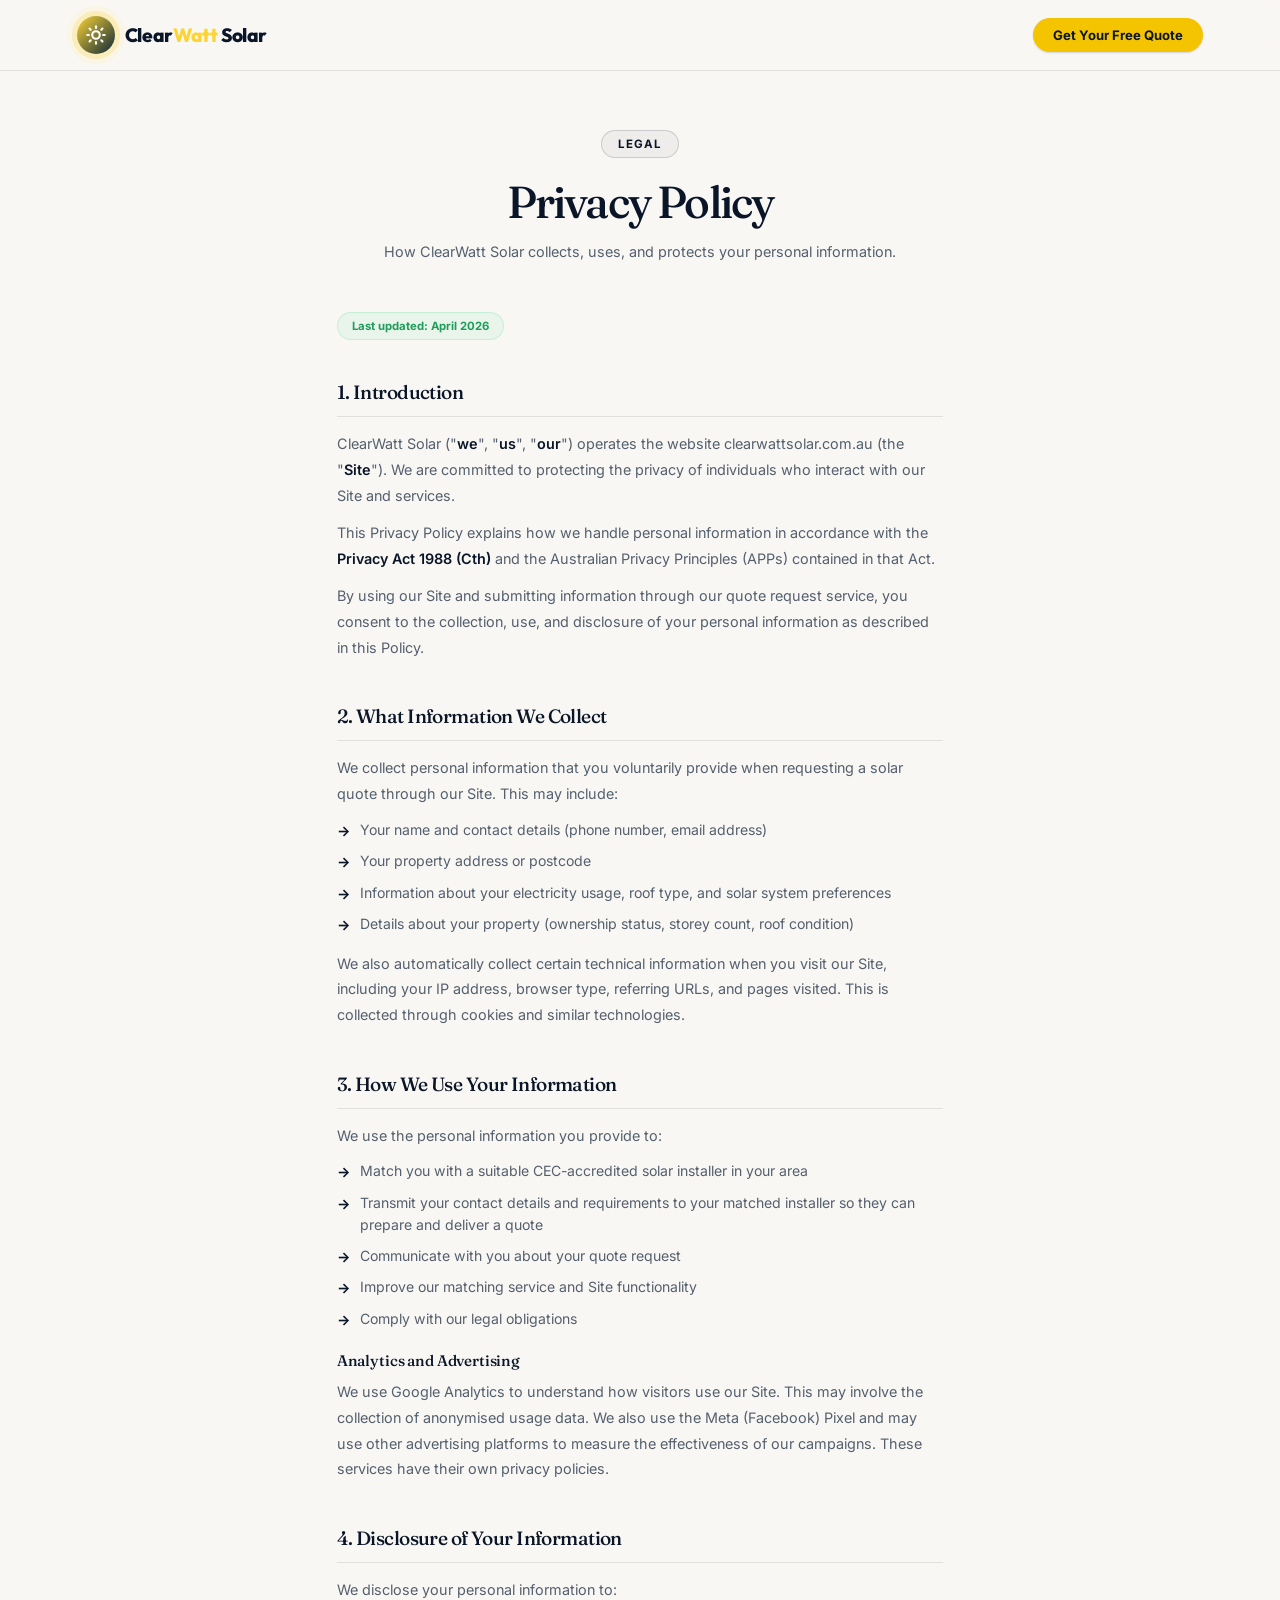
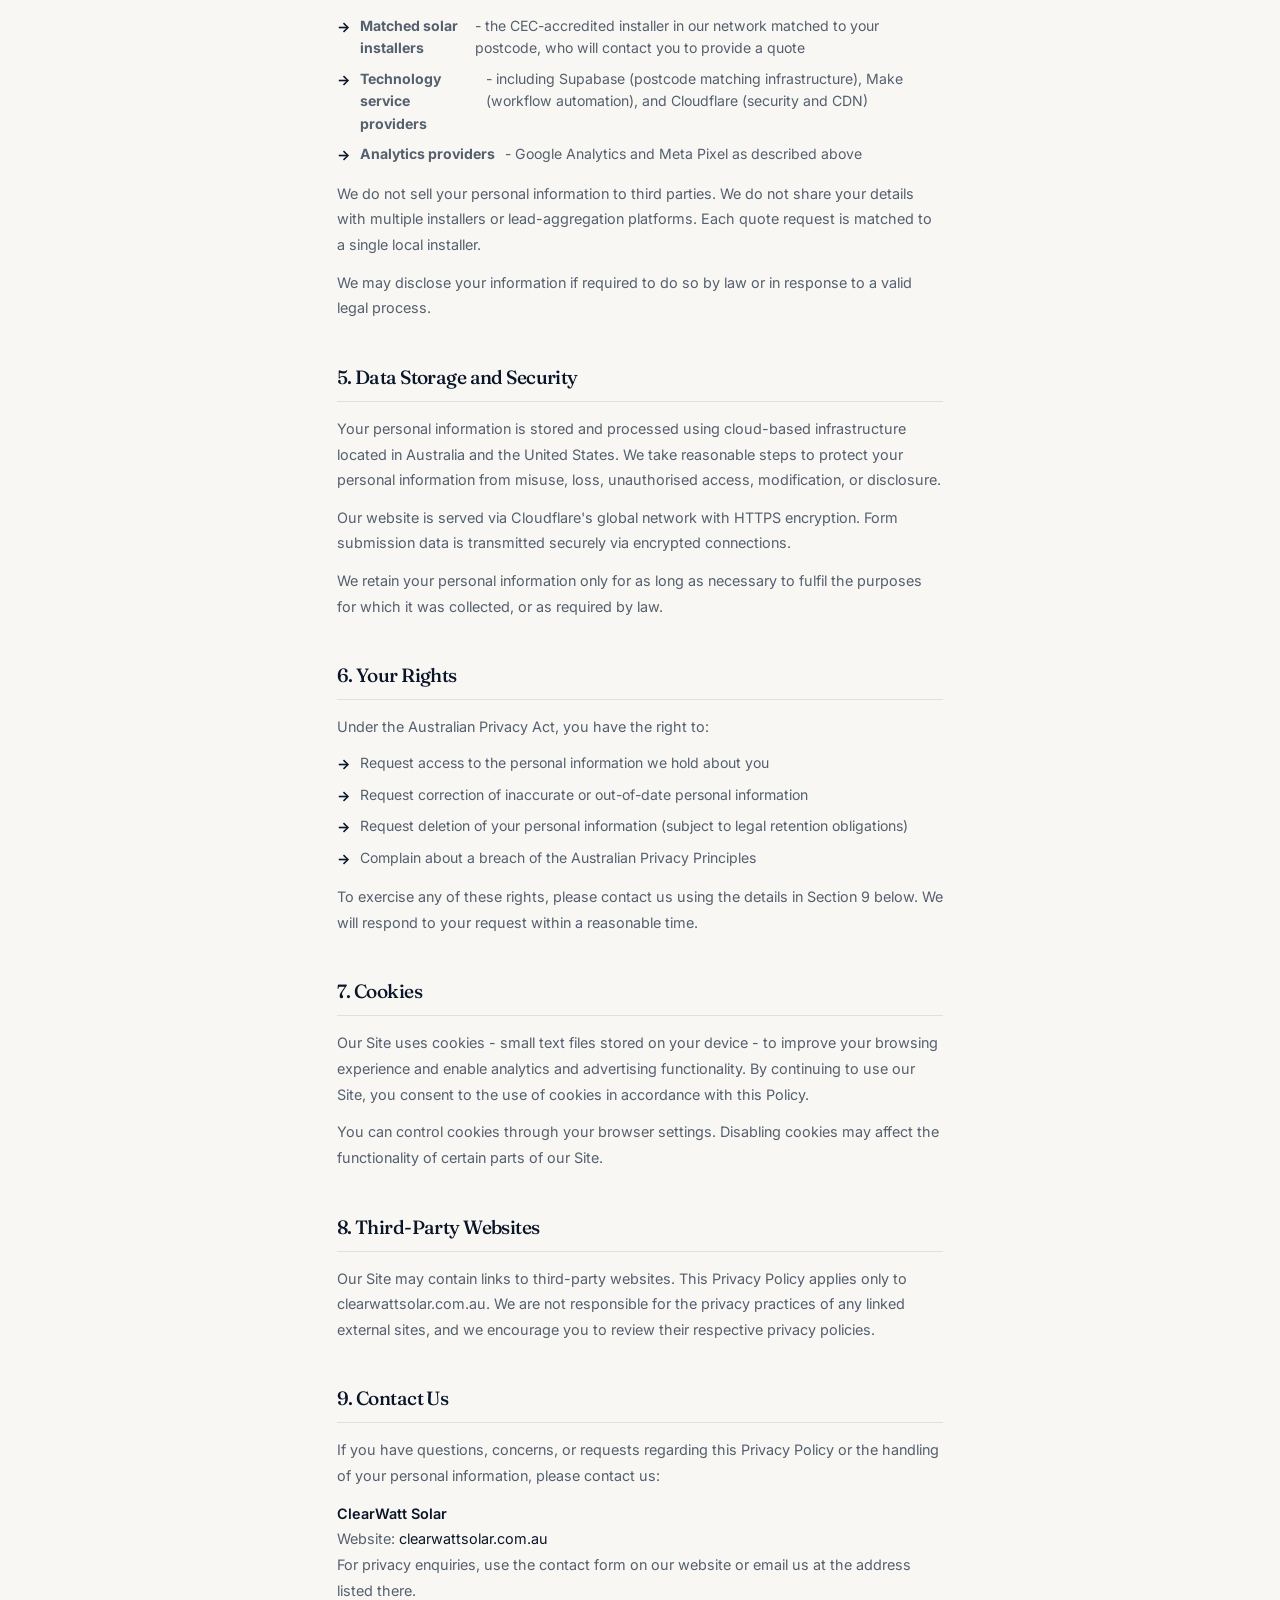
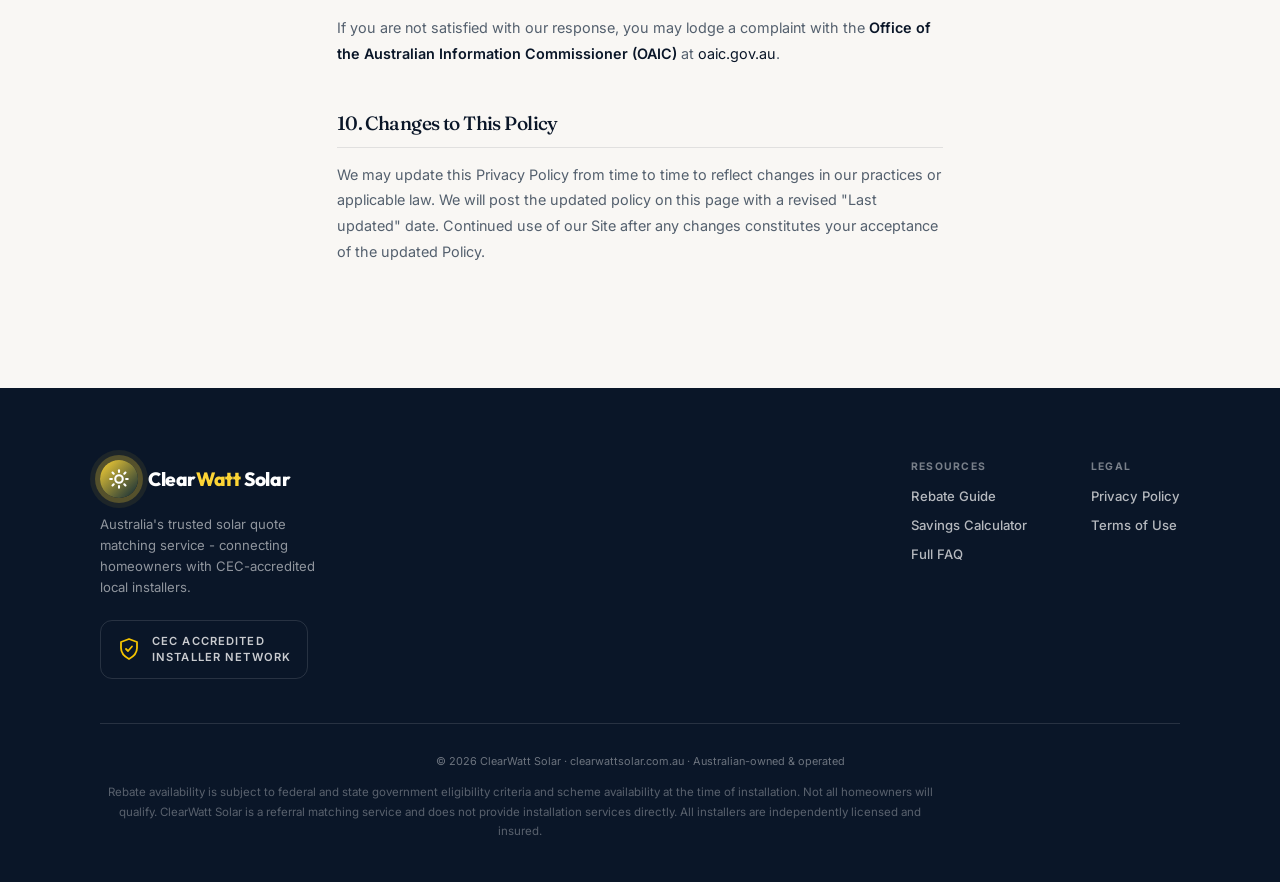
<file: privacy-policy.html>
<!DOCTYPE html>
<html lang="en">
<head>
<!-- Google Tag Manager -->
<script>(function(w,d,s,l,i){w[l]=w[l]||[];w[l].push({'gtm.start':
new Date().getTime(),event:'gtm.js'});var f=d.getElementsByTagName(s)[0],
j=d.createElement(s),dl=l!='dataLayer'?'&l='+l:'';j.async=true;j.src=
'https://www.googletagmanager.com/gtm.js?id='+i+dl;f.parentNode.insertBefore(j,f);
})(window,document,'script','dataLayer','GTM-T3FCNT9K');</script>
<!-- End Google Tag Manager -->
<meta charset="UTF-8">
<meta name="viewport" content="width=device-width, initial-scale=1.0">
<title>Privacy Policy | ClearWatt Solar</title>
<meta name="description" content="ClearWatt Solar's Privacy Policy. How we collect, use, store, and protect your personal information in accordance with the Australian Privacy Act 1988." />
<link rel="canonical" href="https://clearwattsolar.com.au/privacy-policy" />
<meta name="robots" content="noindex" />

<link rel="preconnect" href="https://fonts.googleapis.com">
<link rel="preconnect" href="https://fonts.gstatic.com" crossorigin>
<link href="https://fonts.googleapis.com/css2?family=Fraunces:ital,opsz,wght@0,9..144,400;0,9..144,500;0,9..144,600;1,9..144,500;1,9..144,600&family=Inter:wght@400;500;600;700&family=Outfit:wght@600;700;800;900&display=swap" rel="stylesheet">

<!-- Google Tag -->
<script async src="https://www.googletagmanager.com/gtag/js?id=G-W0NM149JDY"></script>
<script>
  window.dataLayer = window.dataLayer || [];
  function gtag(){dataLayer.push(arguments);}
  gtag('js', new Date()); gtag('config', 'G-W0NM149JDY');
</script>

<style>
*,*::before,*::after{box-sizing:border-box;margin:0;padding:0}
:root{
  --bg:#F9F7F4;
  --surface:#FFFFFF;
  --surface2:#F3EFE8;
  --border:rgba(10,22,40,0.10);
  --border2:rgba(10,22,40,0.16);
  --cyan:#0A1628;
  --cyan-dark:#0A1628;
  --cyan-glow:rgba(10,22,40,0.06);
  --cyan-pale:rgba(10,22,40,0.04);
  --gold:#F5C400;
  --gold-dark:#0A1628;
  --white:#0A1628;
  --muted:#54606E;
  --muted2:#8A93A0;
  --green:#1E9E5A;
  --red:#C0392B;
  --orange:#F5C400;
  --radius:16px;
  --navy:#0A1628;
  --serif:'Fraunces',Georgia,'Times New Roman',serif;
  --sans:'Inter',-apple-system,BlinkMacSystemFont,'Segoe UI',sans-serif;
}
html{scroll-behavior:smooth}
body{font-family:'Outfit',sans-serif;color:var(--white);background:var(--bg);overflow-x:hidden}
body::before{content:'';position:fixed;inset:0;background:radial-gradient(ellipse 80% 60% at 70% -10%,rgba(10,22,40,0.07) 0%,transparent 60%),radial-gradient(ellipse 60% 40% at -10% 80%,rgba(11,39,56,0.05) 0%,transparent 60%);pointer-events:none;z-index:0}

/* NAV */
nav{position:fixed;top:0;left:0;right:0;z-index:100;display:flex;align-items:center;justify-content:space-between;padding:16px 6vw;background:rgba(249,247,244,0.9);backdrop-filter:blur(20px);border-bottom:1px solid var(--border)}
.logo{display:flex;align-items:center;gap:10px;text-decoration:none}
.logo-sun{width:38px;height:38px;background:linear-gradient(135deg,#0A1628,#0b2738);border-radius:50%;display:flex;align-items:center;justify-content:center;box-shadow:0 0 0 5px rgba(10,22,40,0.25),0 0 0 10px rgba(10,22,40,0.08);animation:pulse-sun 3s ease-in-out infinite;flex-shrink:0}
.logo-sun svg{width:20px;height:20px}@keyframes pulse-sun{0%,100%{box-shadow:0 0 0 5px rgba(10,22,40,0.25),0 0 0 10px rgba(10,22,40,0.08)}50%{box-shadow:0 0 0 8px rgba(10,22,40,0.3),0 0 0 16px rgba(10,22,40,0.05)}}
.logo-text{font-family:'Outfit',sans-serif;font-weight:800;font-size:1.2rem;color:var(--white);letter-spacing:-0.02em}
.logo-text span{color:var(--cyan)}
.nav-right{display:flex;align-items:center;gap:14px}
.nav-cta{background:linear-gradient(135deg,var(--cyan),var(--cyan-dark));color:#0b2738;font-weight:700;font-size:0.82rem;padding:9px 20px;border-radius:50px;text-decoration:none;box-shadow:0 4px 20px rgba(10,22,40,0.25);transition:transform 0.2s,box-shadow 0.2s}
.nav-cta:hover{transform:translateY(-1px);box-shadow:0 6px 28px rgba(10,22,40,0.38)}
.nav-badge{display:flex;align-items:center;gap:6px;background:rgba(34,212,122,0.1);border:1px solid rgba(34,212,122,0.25);border-radius:50px;padding:5px 13px;font-size:0.72rem;font-weight:700;color:#22d47a;letter-spacing:0.04em}
.nav-badge::before{content:'';width:6px;height:6px;background:#22d47a;border-radius:50%;animation:blink 2s ease-in-out infinite}
@keyframes blink{0%,100%{opacity:1}50%{opacity:0.3}}
.hamburger{display:none;flex-direction:column;gap:5px;cursor:pointer;border:none;background:none;padding:6px}
.hamburger span{display:block;width:22px;height:2px;background:var(--muted);border-radius:2px;transition:transform 0.3s,opacity 0.3s}
.hamburger.open span:nth-child(1){transform:translateY(7px) rotate(45deg)}
.hamburger.open span:nth-child(2){opacity:0}
.hamburger.open span:nth-child(3){transform:translateY(-7px) rotate(-45deg)}
.mob-nav{display:none;position:fixed;inset:0;background:var(--bg);z-index:90;padding:80px 6vw 40px;flex-direction:column}
.mob-nav.open{display:flex}
.mob-nav ul{list-style:none;display:flex;flex-direction:column;border-top:1px solid var(--border)}
.mob-nav ul li a{display:block;font-family:'Outfit',sans-serif;font-size:1.1rem;font-weight:700;color:var(--white);text-decoration:none;padding:16px 0;border-bottom:1px solid var(--border);transition:color 0.2s}
.mob-nav ul li a:hover{color:var(--cyan)}
.mob-cta{margin-top:28px}
.mob-cta a{display:block;text-align:center;background:linear-gradient(135deg,var(--cyan),var(--cyan-dark));color:#0b2738;font-family:'Outfit',sans-serif;font-weight:800;font-size:1rem;padding:16px;border-radius:50px;text-decoration:none}
@media(max-width:640px){.nav-right .nav-cta{display:none}.nav-right .nav-badge{display:none}.hamburger{display:flex}nav{padding:14px 5vw}}

/* PAGE HERO */
.page-hero{padding:130px 6vw 48px;position:relative;z-index:1;text-align:center}
.page-eyebrow{display:inline-flex;align-items:center;gap:8px;border:1px solid var(--border2);border-radius:50px;padding:6px 16px;margin-bottom:20px;font-size:0.72rem;font-weight:700;color:var(--cyan);letter-spacing:0.1em;text-transform:uppercase;background:var(--cyan-pale)}
.page-h1{font-family:'Outfit',sans-serif;font-weight:900;font-size:clamp(1.9rem,4vw,2.8rem);line-height:1.05;letter-spacing:-0.04em;color:var(--white);max-width:680px;margin:0 auto 14px}
.page-sub{font-size:0.9rem;color:var(--muted);line-height:1.75;max-width:540px;margin:0 auto}

/* CONTENT */
.content-wrap{max-width:760px;margin:0 auto;padding:0 6vw 80px;position:relative;z-index:1}
.last-updated{display:inline-flex;align-items:center;gap:7px;background:rgba(34,212,122,0.07);border:1px solid rgba(34,212,122,0.18);border-radius:50px;padding:6px 14px;font-size:0.71rem;font-weight:700;color:var(--green);margin-bottom:40px}
.policy-section{margin-bottom:44px}
.policy-section h2{font-family:'Outfit',sans-serif;font-weight:900;font-size:1.2rem;color:var(--white);letter-spacing:-0.03em;margin-bottom:14px;padding-bottom:12px;border-bottom:1px solid var(--border)}
.policy-section h3{font-family:'Outfit',sans-serif;font-weight:800;font-size:0.95rem;color:var(--cyan);letter-spacing:-0.01em;margin:20px 0 9px}
.policy-section p{font-size:0.9rem;color:var(--muted);line-height:1.78;margin-bottom:12px}
.policy-section p strong{color:var(--white);font-weight:600}
.policy-section ul{list-style:none;display:flex;flex-direction:column;gap:8px;margin-bottom:14px}
.policy-section ul li{display:flex;gap:10px;align-items:flex-start;font-size:0.88rem;color:var(--muted);line-height:1.6}
.policy-section ul li::before{content:'→';color:var(--cyan);font-weight:700;flex-shrink:0;margin-top:1px}
.policy-section a{color:var(--cyan);text-decoration:none}
.policy-section a:hover{text-decoration:underline}

/* FOOTER */
footer{background:#0b2738;border-top:none;padding:40px 6vw 28px;position:relative;z-index:1}
.footer-inner{max-width:1000px;margin:0 auto;display:flex;justify-content:space-between;align-items:flex-start;flex-wrap:wrap;gap:32px;padding-bottom:28px;border-bottom:1px solid var(--border)}
.footer-brand p{font-size:0.82rem;color:var(--muted2);margin-top:10px;max-width:220px;line-height:1.6}
.footer-col h5{font-size:0.65rem;font-weight:700;color:var(--muted2);text-transform:uppercase;letter-spacing:0.12em;margin-bottom:12px}
.footer-col ul{list-style:none;display:flex;flex-direction:column;gap:9px}
.footer-col a{text-decoration:none;font-size:0.82rem;color:var(--muted);transition:color 0.2s;font-weight:500}
.footer-col a:hover{color:var(--cyan)}
.footer-bottom{max-width:1000px;margin:20px auto 0;font-size:0.68rem;color:var(--muted2);text-align:center;line-height:1.8}

/* Footer dark background overrides */
footer .logo-text{color:#ffffff}
footer .logo-text span{color:var(--cyan)}
footer .footer-col a{color:rgba(255,255,255,0.55)}
footer .footer-col a:hover{color:var(--cyan)}
footer .footer-brand p{color:rgba(255,255,255,0.38)}
footer .footer-col h5{color:rgba(255,255,255,0.35)}
footer .footer-bottom{color:rgba(255,255,255,0.3)}
.footer-inner{border-bottom-color:rgba(255,255,255,0.1)}

/* ===== ClearWatt premium brand alignment ===== */
body{font-family:var(--sans)!important;color:var(--white);background:var(--bg);-webkit-font-smoothing:antialiased}
body::before{display:none!important}
.hero-lines{display:none!important}
h1,h2,h3,h4,.hero-h1,.section-h2,.step h3,.cta-strip h3,.faq-q,.section-h1{font-family:var(--serif)!important;font-weight:500!important;letter-spacing:-0.01em}
.hero-h1{font-weight:600!important}
.hero-h1 .line1{color:var(--white)!important}
.hero-h1 .line2,.section-h2 .line2{background:none!important;-webkit-text-fill-color:initial!important;background-clip:initial!important;-webkit-background-clip:initial!important;color:var(--white)!important;font-family:var(--serif)!important;font-style:italic;font-weight:600!important}
.logo-mark{width:30px;height:30px;flex-shrink:0;color:var(--navy)}
.logo-mark .ray{stroke:var(--navy)}
.logo-mark .core{fill:var(--gold)}
.logo-text{font-family:var(--serif)!important;font-weight:600!important;font-size:1.32rem!important;color:var(--white)!important;letter-spacing:-0.01em}
.logo-text span{color:var(--white)!important}
.logo-sun{background:var(--navy)!important;box-shadow:none!important;animation:none!important}
/* key CTAs in ClearWatt yellow; everything else stays navy */
.nav-cta,.btn-next,.cta-btn,.mob-cta a{background:var(--gold)!important;background-image:none!important;color:#0A1628!important;border:none!important;box-shadow:0 1px 2px rgba(10,22,40,0.16)!important;border-radius:999px!important;font-family:var(--sans)!important;text-shadow:none!important}
.nav-cta:hover,.btn-next:hover,.cta-btn:hover,.mob-cta a:hover{background:#FFD11A!important}
#postcodeBtn{background:var(--navy)!important;color:#fff!important}
#postcodeBtn:hover{background:#11233B!important}
.btn-next:disabled{opacity:0.45!important;box-shadow:none!important}
.survey-card::before{display:none!important}
.prog-inner{background:var(--navy)!important;background-image:none!important}
.review-stars{color:var(--gold)!important}
/* footer */
footer{background:var(--navy)!important;padding:72px 6vw 40px!important}
.footer-inner{display:flex!important;justify-content:space-between;flex-wrap:wrap;gap:48px;max-width:1080px;margin:0 auto;padding-bottom:44px;border-bottom:1px solid rgba(255,255,255,0.12)!important}
.footer-brand{max-width:300px}
.footer-brand .logo-text,.footer-brand .logo-text span{color:#fff!important}
.footer-brand .logo-mark{color:#fff}
.footer-brand .logo-mark .ray{stroke:#fff}
.footer-brand .logo-mark .core{fill:var(--gold)}
.footer-brand p{color:rgba(255,255,255,0.55)!important;margin-top:16px}
.footer-cols{display:flex;gap:64px;flex-wrap:wrap}
.footer-col h5{color:rgba(255,255,255,0.45)!important}
.footer-col a{color:rgba(255,255,255,0.7)!important}
.footer-col a:hover{color:#fff!important}
.footer-bottom{color:rgba(255,255,255,0.4)!important;max-width:1080px;margin:28px auto 0}
.footer-disclaimer{margin-top:12px;font-size:0.72rem;color:rgba(255,255,255,0.32);max-width:840px;line-height:1.7}
.cec-badge{display:inline-flex;align-items:center;gap:11px;margin-top:22px;border:1px solid rgba(255,255,255,0.12);border-radius:12px;padding:12px 16px}
.cec-badge svg{width:24px;height:24px;color:var(--gold);flex-shrink:0}
.cec-badge-txt{font-size:0.7rem;font-weight:600;letter-spacing:0.1em;text-transform:uppercase;color:rgba(255,255,255,0.78);line-height:1.45}
.overlay{background:rgba(10,22,40,0.94)!important}
.spinner{border-top-color:var(--gold)!important}
.overlay p{color:#fff!important;font-family:var(--sans)!important}

/* ===== original ClearWatt logo restored ===== */
.logo-mark{display:none!important}
.logo-sun{width:38px!important;height:38px!important;background:linear-gradient(135deg,#fcd435,#0b2738)!important;border-radius:50%!important;display:flex!important;align-items:center!important;justify-content:center!important;box-shadow:0 0 0 5px rgba(252,212,53,0.25),0 0 0 10px rgba(252,212,53,0.08)!important;animation:pulse-sun 3s ease-in-out infinite!important;flex-shrink:0!important;padding:0!important}
.logo-sun svg{width:20px!important;height:20px!important;display:block!important}
@keyframes pulse-sun{0%,100%{box-shadow:0 0 0 5px rgba(252,212,53,0.25),0 0 0 10px rgba(252,212,53,0.08)}50%{box-shadow:0 0 0 8px rgba(252,212,53,0.3),0 0 0 16px rgba(252,212,53,0.05)}}
.logo-text{font-family:'Outfit',sans-serif!important;font-weight:800!important;font-size:1.2rem!important;color:#0A1628!important;letter-spacing:-0.02em!important}
.logo-text span{color:#fcd435!important}
footer .logo-text,.footer-brand .logo-text{color:#ffffff!important}
footer .logo-text span,.footer-brand .logo-text span{color:#fcd435!important}
</style>
</head>
<body>
<!-- Google Tag Manager (noscript) -->
<noscript><iframe src="https://www.googletagmanager.com/ns.html?id=GTM-T3FCNT9K"
height="0" width="0" style="display:none;visibility:hidden"></iframe></noscript>
<!-- End Google Tag Manager (noscript) -->

<nav>
  <a href="/" class="logo">
    <div class="logo-sun">
      <svg viewBox="0 0 24 24" fill="none" stroke="white" stroke-width="2.5" stroke-linecap="round">
        <circle cx="12" cy="12" r="4.5"/>
        <line x1="12" y1="1.5" x2="12" y2="3.5"/><line x1="12" y1="20.5" x2="12" y2="22.5"/>
        <line x1="4.22" y1="4.22" x2="5.64" y2="5.64"/><line x1="18.36" y1="18.36" x2="19.78" y2="19.78"/>
        <line x1="1.5" y1="12" x2="3.5" y2="12"/><line x1="20.5" y1="12" x2="22.5" y2="12"/>
        <line x1="4.22" y1="19.78" x2="5.64" y2="18.36"/><line x1="18.36" y1="5.64" x2="19.78" y2="4.22"/>
      </svg>
    </div>
    <span class="logo-text">Clear<span>Watt</span> Solar</span>
  </a>
  <div class="nav-right">
    <a href="/#quote" class="nav-cta">Get Your Free Quote</a>
    <button class="hamburger" id="hamburger" aria-label="Menu" onclick="toggleMob()">
      <span></span><span></span><span></span>
    </button>
  </div>
</nav>

<div class="mob-nav" id="mobNav">
  <ul>
    <li><a href="/" onclick="closeMob()">Get a Free Quote</a></li>
    <li><a href="/rebate-guide" onclick="closeMob()">Rebate Guide</a></li>
    <li><a href="/savings-calculator" onclick="closeMob()">Savings Calculator</a></li>
    <li><a href="/faq" onclick="closeMob()">Full FAQ</a></li>
    <li><a href="/privacy-policy" onclick="closeMob()">Privacy Policy</a></li>
  </ul>
  <div class="mob-cta"><a href="/" onclick="closeMob()">Get My Free Quote →</a></div>
</div>

<div class="page-hero">
  <div class="page-eyebrow">Legal</div>
  <h1 class="page-h1">Privacy Policy</h1>
  <p class="page-sub">How ClearWatt Solar collects, uses, and protects your personal information.</p>
</div>

<div class="content-wrap">
  <div class="last-updated">Last updated: April 2026</div>

  <div class="policy-section">
    <h2>1. Introduction</h2>
    <p>ClearWatt Solar ("<strong>we</strong>", "<strong>us</strong>", "<strong>our</strong>") operates the website clearwattsolar.com.au (the "<strong>Site</strong>"). We are committed to protecting the privacy of individuals who interact with our Site and services.</p>
    <p>This Privacy Policy explains how we handle personal information in accordance with the <strong>Privacy Act 1988 (Cth)</strong> and the Australian Privacy Principles (APPs) contained in that Act.</p>
    <p>By using our Site and submitting information through our quote request service, you consent to the collection, use, and disclosure of your personal information as described in this Policy.</p>
  </div>

  <div class="policy-section">
    <h2>2. What Information We Collect</h2>
    <p>We collect personal information that you voluntarily provide when requesting a solar quote through our Site. This may include:</p>
    <ul>
      <li>Your name and contact details (phone number, email address)</li>
      <li>Your property address or postcode</li>
      <li>Information about your electricity usage, roof type, and solar system preferences</li>
      <li>Details about your property (ownership status, storey count, roof condition)</li>
    </ul>
    <p>We also automatically collect certain technical information when you visit our Site, including your IP address, browser type, referring URLs, and pages visited. This is collected through cookies and similar technologies.</p>
  </div>

  <div class="policy-section">
    <h2>3. How We Use Your Information</h2>
    <p>We use the personal information you provide to:</p>
    <ul>
      <li>Match you with a suitable CEC-accredited solar installer in your area</li>
      <li>Transmit your contact details and requirements to your matched installer so they can prepare and deliver a quote</li>
      <li>Communicate with you about your quote request</li>
      <li>Improve our matching service and Site functionality</li>
      <li>Comply with our legal obligations</li>
    </ul>

    <h3>Analytics and Advertising</h3>
    <p>We use Google Analytics to understand how visitors use our Site. This may involve the collection of anonymised usage data. We also use the Meta (Facebook) Pixel and may use other advertising platforms to measure the effectiveness of our campaigns. These services have their own privacy policies.</p>
  </div>

  <div class="policy-section">
    <h2>4. Disclosure of Your Information</h2>
    <p>We disclose your personal information to:</p>
    <ul>
      <li><strong>Matched solar installers</strong> - the CEC-accredited installer in our network matched to your postcode, who will contact you to provide a quote</li>
      <li><strong>Technology service providers</strong> - including Supabase (postcode matching infrastructure), Make (workflow automation), and Cloudflare (security and CDN)</li>
      <li><strong>Analytics providers</strong> - Google Analytics and Meta Pixel as described above</li>
    </ul>
    <p>We do not sell your personal information to third parties. We do not share your details with multiple installers or lead-aggregation platforms. Each quote request is matched to a single local installer.</p>
    <p>We may disclose your information if required to do so by law or in response to a valid legal process.</p>
  </div>

  <div class="policy-section">
    <h2>5. Data Storage and Security</h2>
    <p>Your personal information is stored and processed using cloud-based infrastructure located in Australia and the United States. We take reasonable steps to protect your personal information from misuse, loss, unauthorised access, modification, or disclosure.</p>
    <p>Our website is served via Cloudflare's global network with HTTPS encryption. Form submission data is transmitted securely via encrypted connections.</p>
    <p>We retain your personal information only for as long as necessary to fulfil the purposes for which it was collected, or as required by law.</p>
  </div>

  <div class="policy-section">
    <h2>6. Your Rights</h2>
    <p>Under the Australian Privacy Act, you have the right to:</p>
    <ul>
      <li>Request access to the personal information we hold about you</li>
      <li>Request correction of inaccurate or out-of-date personal information</li>
      <li>Request deletion of your personal information (subject to legal retention obligations)</li>
      <li>Complain about a breach of the Australian Privacy Principles</li>
    </ul>
    <p>To exercise any of these rights, please contact us using the details in Section 9 below. We will respond to your request within a reasonable time.</p>
  </div>

  <div class="policy-section">
    <h2>7. Cookies</h2>
    <p>Our Site uses cookies - small text files stored on your device - to improve your browsing experience and enable analytics and advertising functionality. By continuing to use our Site, you consent to the use of cookies in accordance with this Policy.</p>
    <p>You can control cookies through your browser settings. Disabling cookies may affect the functionality of certain parts of our Site.</p>
  </div>

  <div class="policy-section">
    <h2>8. Third-Party Websites</h2>
    <p>Our Site may contain links to third-party websites. This Privacy Policy applies only to clearwattsolar.com.au. We are not responsible for the privacy practices of any linked external sites, and we encourage you to review their respective privacy policies.</p>
  </div>

  <div class="policy-section">
    <h2>9. Contact Us</h2>
    <p>If you have questions, concerns, or requests regarding this Privacy Policy or the handling of your personal information, please contact us:</p>
    <p><strong>ClearWatt Solar</strong><br>
    Website: <a href="https://clearwattsolar.com.au">clearwattsolar.com.au</a><br>
    For privacy enquiries, use the contact form on our website or email us at the address listed there.</p>
    <p>If you are not satisfied with our response, you may lodge a complaint with the <strong>Office of the Australian Information Commissioner (OAIC)</strong> at <a href="https://www.oaic.gov.au" target="_blank" rel="noopener">oaic.gov.au</a>.</p>
  </div>

  <div class="policy-section">
    <h2>10. Changes to This Policy</h2>
    <p>We may update this Privacy Policy from time to time to reflect changes in our practices or applicable law. We will post the updated policy on this page with a revised "Last updated" date. Continued use of our Site after any changes constitutes your acceptance of the updated Policy.</p>
  </div>
</div>

<footer>
  <div class="footer-inner">
    <div class="footer-brand">
      <a href="/" class="logo" style="text-decoration:none">
        <div class="logo-sun">
      <svg viewBox="0 0 24 24" fill="none" stroke="white" stroke-width="2.5" stroke-linecap="round">
        <circle cx="12" cy="12" r="4.5"/>
        <line x1="12" y1="1.5" x2="12" y2="3.5"/><line x1="12" y1="20.5" x2="12" y2="22.5"/>
        <line x1="4.22" y1="4.22" x2="5.64" y2="5.64"/><line x1="18.36" y1="18.36" x2="19.78" y2="19.78"/>
        <line x1="1.5" y1="12" x2="3.5" y2="12"/><line x1="20.5" y1="12" x2="22.5" y2="12"/>
        <line x1="4.22" y1="19.78" x2="5.64" y2="18.36"/><line x1="18.36" y1="5.64" x2="19.78" y2="4.22"/>
      </svg>
    </div>
    <span class="logo-text">Clear<span>Watt</span> Solar</span>
      </a>
      <p>Australia's trusted solar quote matching service - connecting homeowners with CEC-accredited local installers.</p>
      <div class="cec-badge">
        <svg viewBox="0 0 24 24" fill="none" stroke="currentColor" stroke-width="1.8" stroke-linecap="round" stroke-linejoin="round"><path d="M12 2l8 3v6c0 5-3.4 8.5-8 11-4.6-2.5-8-6-8-11V5l8-3z"/><polyline points="9 12 11 14 15 9.5"/></svg>
        <span class="cec-badge-txt">CEC Accredited<br>Installer Network</span>
      </div>
    </div>
    <div class="footer-cols">
      <div class="footer-col">
        <h5>Resources</h5>
        <ul>
          <li><a href="/rebate-guide">Rebate Guide</a></li>
          <li><a href="/savings-calculator">Savings Calculator</a></li>
          <li><a href="/faq">Full FAQ</a></li>
        </ul>
      </div>
      <div class="footer-col">
        <h5>Legal</h5>
        <ul>
          <li><a href="/privacy-policy">Privacy Policy</a></li>
          <li><a href="/terms">Terms of Use</a></li>
        </ul>
      </div>
    </div>
  </div>
  <div class="footer-bottom">
    © 2026 ClearWatt Solar · clearwattsolar.com.au · Australian-owned &amp; operated
    <div class="footer-disclaimer">
      Rebate availability is subject to federal and state government eligibility criteria and scheme availability at the time of installation. Not all homeowners will qualify. ClearWatt Solar is a referral matching service and does not provide installation services directly. All installers are independently licensed and insured.
    </div>
  </div>
</footer>

<script>
function toggleMob() {
  var h = document.getElementById('hamburger');
  var m = document.getElementById('mobNav');
  h.classList.toggle('open'); m.classList.toggle('open');
  document.body.style.overflow = m.classList.contains('open') ? 'hidden' : '';
}
function closeMob() {
  document.getElementById('hamburger').classList.remove('open');
  document.getElementById('mobNav').classList.remove('open');
  document.body.style.overflow = '';
}
</script>
</body>
</html>
</file>
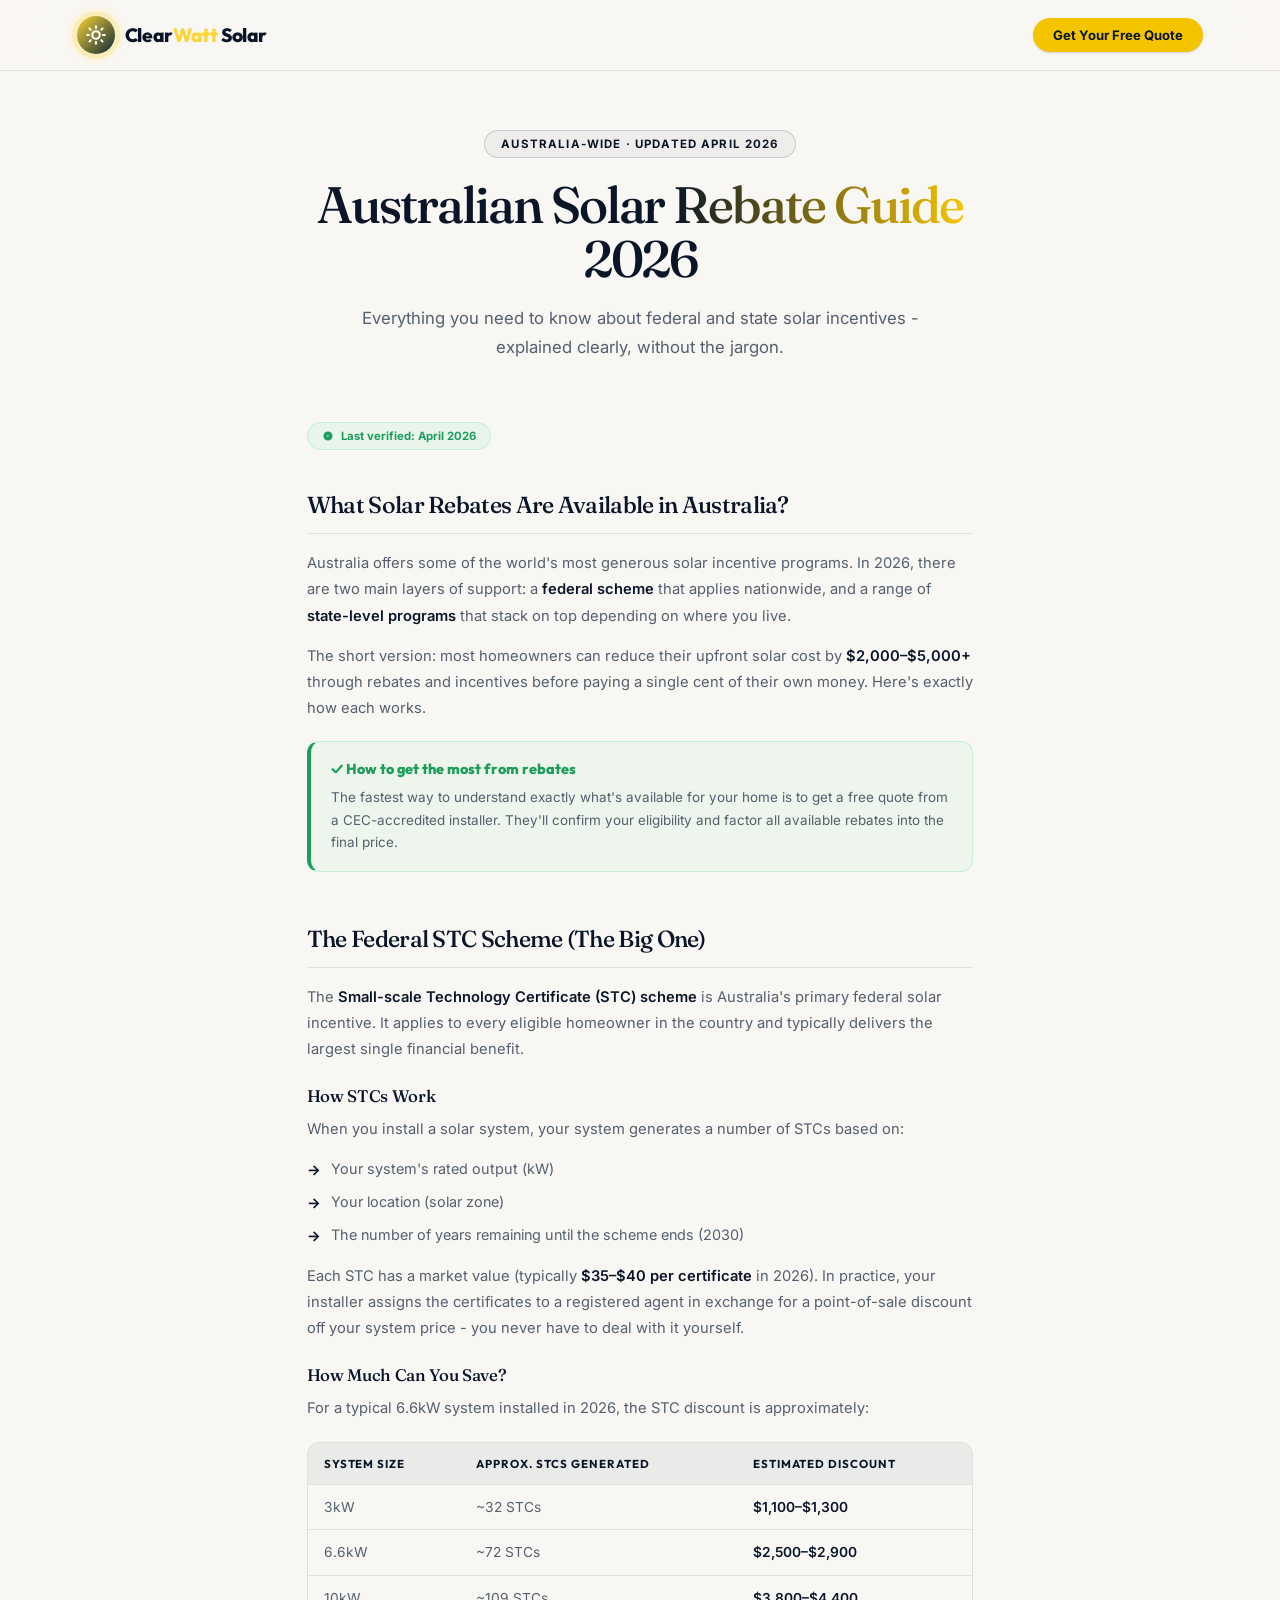
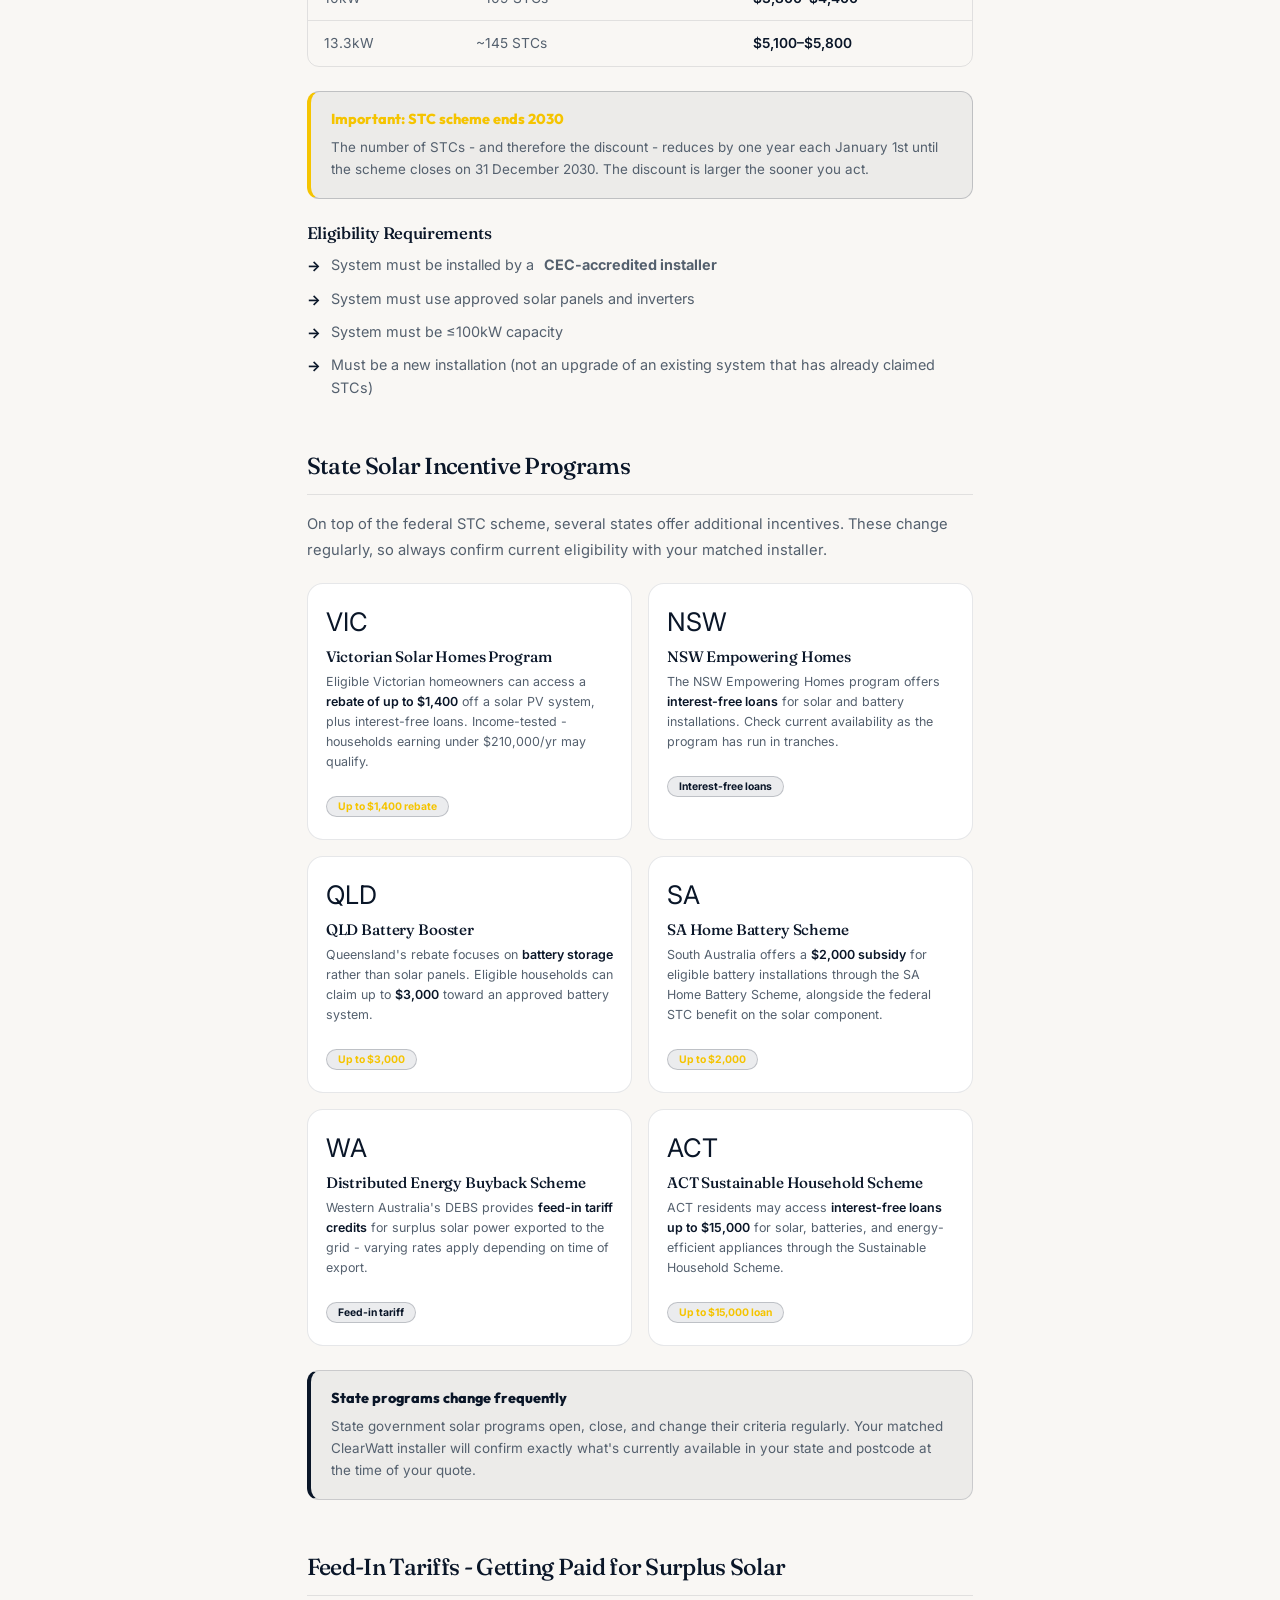
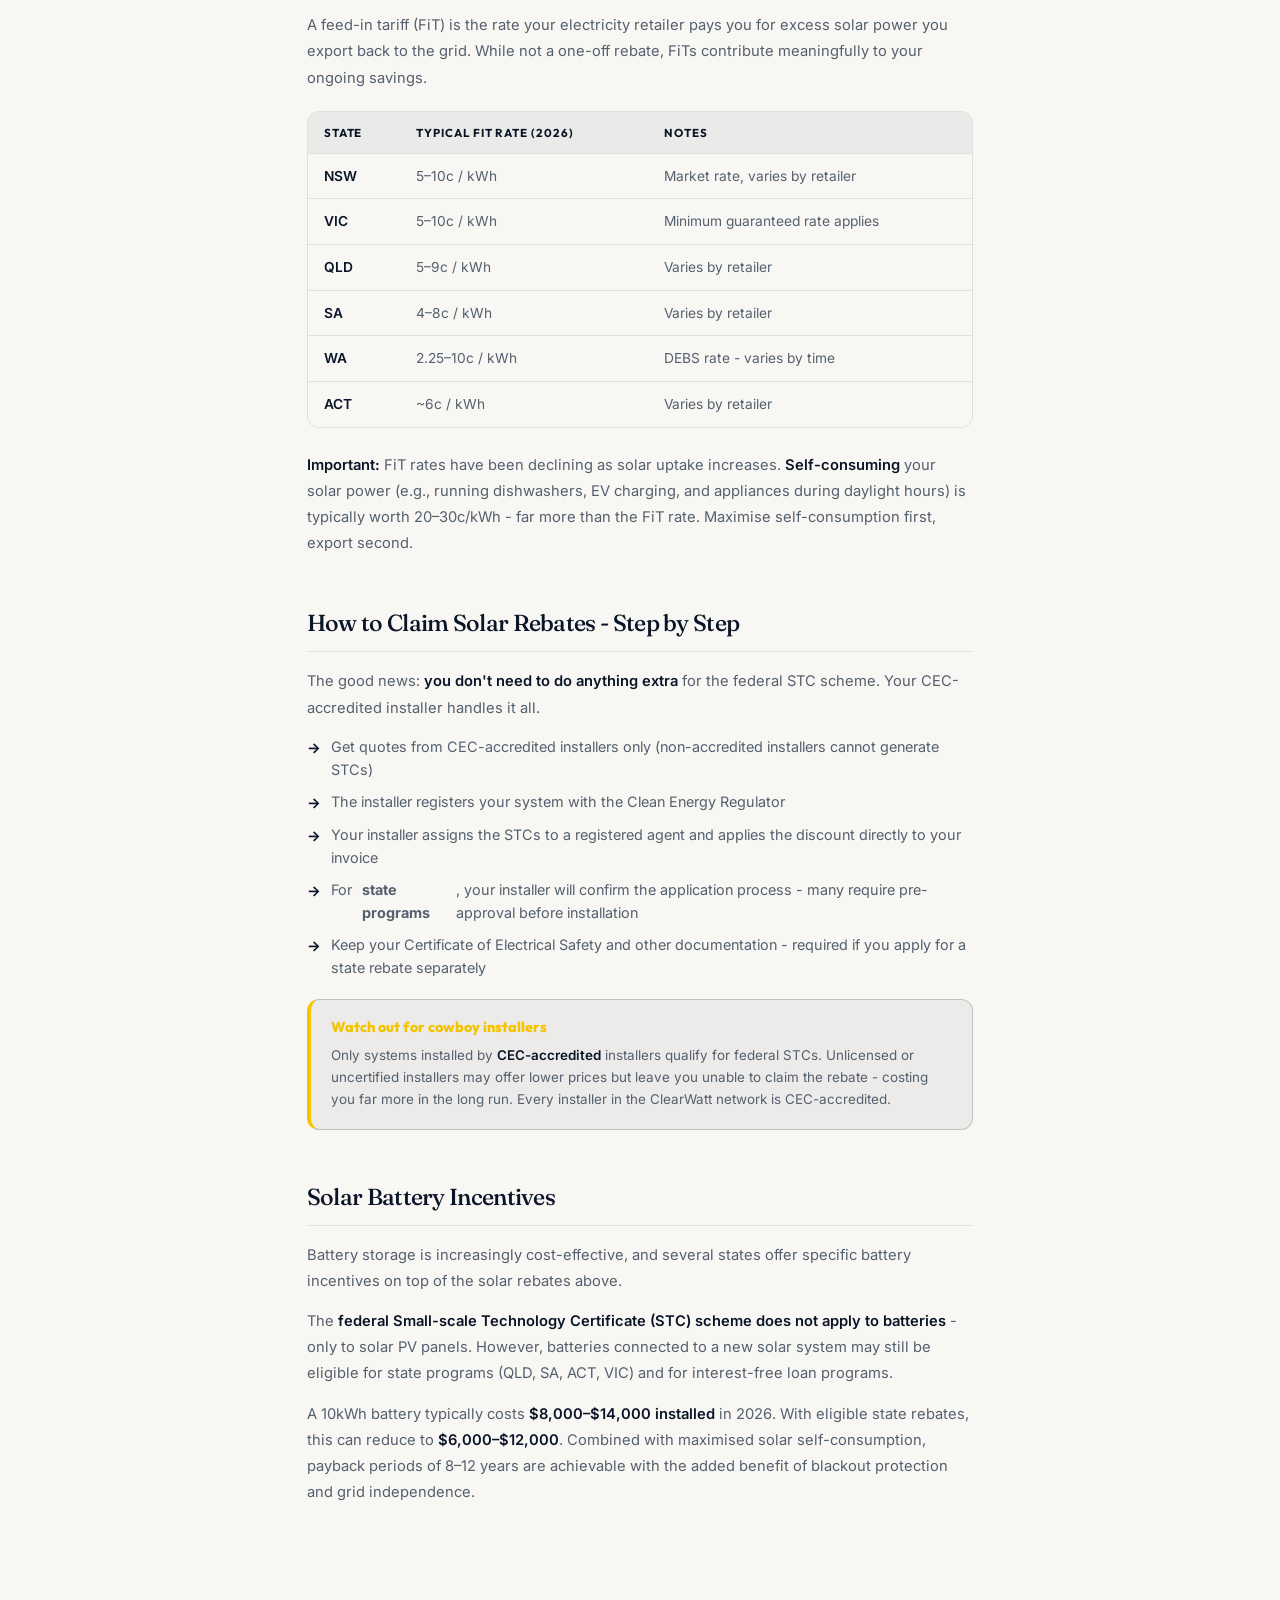
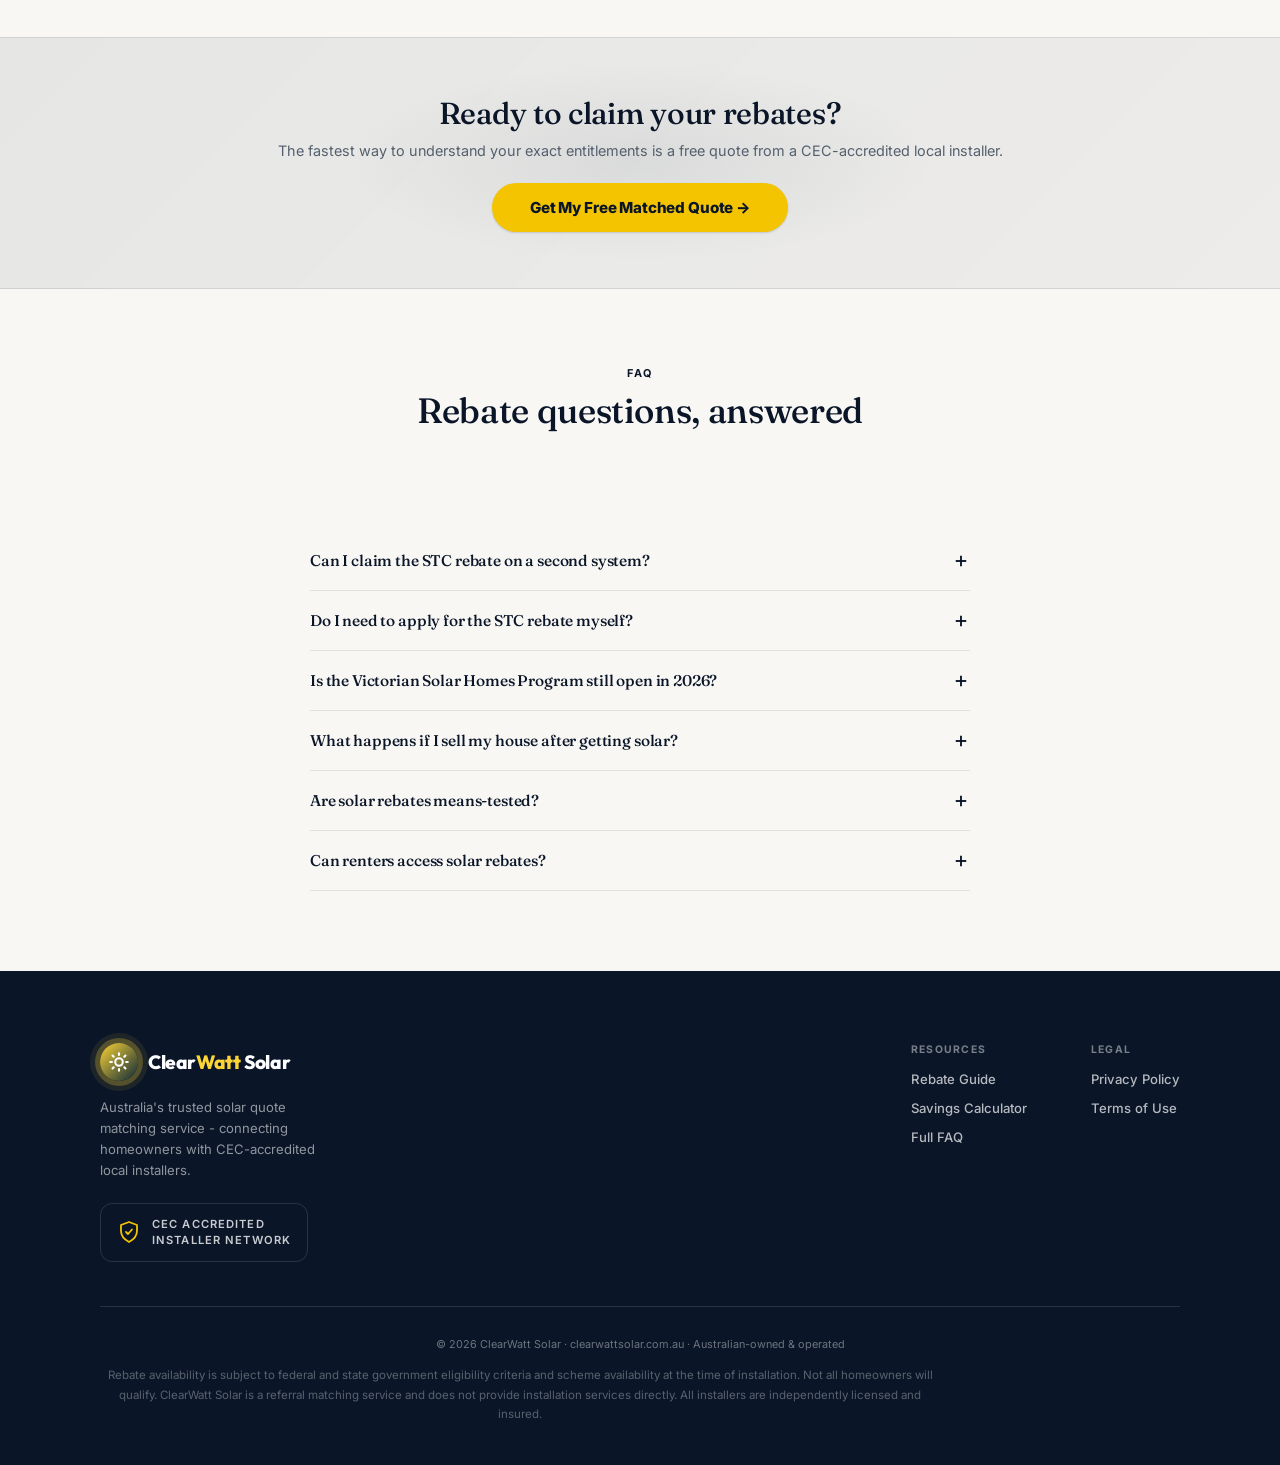
<file: rebate-guide.html>
<!DOCTYPE html>
<html lang="en">
<head>
<!-- Google Tag Manager -->
<script>(function(w,d,s,l,i){w[l]=w[l]||[];w[l].push({'gtm.start':
new Date().getTime(),event:'gtm.js'});var f=d.getElementsByTagName(s)[0],
j=d.createElement(s),dl=l!='dataLayer'?'&l='+l:'';j.async=true;j.src=
'https://www.googletagmanager.com/gtm.js?id='+i+dl;f.parentNode.insertBefore(j,f);
})(window,document,'script','dataLayer','GTM-T3FCNT9K');</script>
<!-- End Google Tag Manager -->
<meta charset="UTF-8">
<meta name="viewport" content="width=device-width, initial-scale=1.0">
<title>Australian Solar Rebate Guide 2026 | ClearWatt Solar</title>
<meta name="description" content="The complete guide to Australian solar rebates in 2026. Understand the federal STC scheme, state incentives, VIC Solar Homes, NSW Empowering Homes, and how to claim. Updated April 2026." />
<link rel="canonical" href="https://clearwattsolar.com.au/rebate-guide" />
<meta property="og:type" content="article" />
<meta property="og:title" content="Australian Solar Rebate Guide 2026 | ClearWatt Solar" />
<meta property="og:description" content="Everything you need to know about solar rebates in Australia. Federal STCs, state incentives, and how to claim. Updated 2026." />

<link rel="preconnect" href="https://fonts.googleapis.com">
<link rel="preconnect" href="https://fonts.gstatic.com" crossorigin>
<link href="https://fonts.googleapis.com/css2?family=Fraunces:ital,opsz,wght@0,9..144,400;0,9..144,500;0,9..144,600;1,9..144,500;1,9..144,600&family=Inter:wght@400;500;600;700&family=Outfit:wght@600;700;800;900&display=swap" rel="stylesheet">

<!-- Google tag (gtag.js) -->
<script async src="https://www.googletagmanager.com/gtag/js?id=G-W0NM149JDY"></script>
<script>
  window.dataLayer = window.dataLayer || [];
  function gtag(){dataLayer.push(arguments);}
  gtag('js', new Date()); gtag('config', 'G-W0NM149JDY');
</script>

<!-- Meta Pixel -->
<script>
!function(f,b,e,v,n,t,s){if(f.fbq)return;n=f.fbq=function(){n.callMethod?
n.callMethod.apply(n,arguments):n.queue.push(arguments)};if(!f._fbq)f._fbq=n;
n.push=n;n.loaded=!0;n.version='2.0';n.queue=[];t=b.createElement(e);t.async=!0;
t.src=v;s=b.getElementsByTagName(e)[0];s.parentNode.insertBefore(t,s)}(window,
document,'script','https://connect.facebook.net/en_US/fbevents.js');
fbq('init','1692791048547338'); fbq('track','PageView');
</script>

<!-- Structured Data -->
<script type="application/ld+json">
{
  "@context":"https://schema.org","@type":"Article",
  "headline":"Australian Solar Rebate Guide 2026",
  "description":"The complete guide to Australian solar rebates, incentives, and how to claim them in 2026.",
  "publisher":{"@type":"Organization","name":"ClearWatt Solar","url":"https://clearwattsolar.com.au"},
  "dateModified":"2026-04-01"
}
</script>

<style>
*,*::before,*::after{box-sizing:border-box;margin:0;padding:0}
:root{
  --bg:#F9F7F4;
  --surface:#FFFFFF;
  --surface2:#F3EFE8;
  --border:rgba(10,22,40,0.10);
  --border2:rgba(10,22,40,0.16);
  --cyan:#0A1628;
  --cyan-dark:#0A1628;
  --cyan-glow:rgba(10,22,40,0.06);
  --cyan-pale:rgba(10,22,40,0.04);
  --gold:#F5C400;
  --gold-dark:#0A1628;
  --white:#0A1628;
  --muted:#54606E;
  --muted2:#8A93A0;
  --green:#1E9E5A;
  --red:#C0392B;
  --orange:#F5C400;
  --radius:16px;
  --navy:#0A1628;
  --serif:'Fraunces',Georgia,'Times New Roman',serif;
  --sans:'Inter',-apple-system,BlinkMacSystemFont,'Segoe UI',sans-serif;
}

html{scroll-behavior:smooth}
body{font-family:'Outfit',sans-serif;color:var(--white);background:var(--bg);overflow-x:hidden}

body::before{
  content:'';position:fixed;inset:0;
  background:
    radial-gradient(ellipse 80% 60% at 70% -10%, rgba(10,22,40,0.07) 0%, transparent 60%),
    radial-gradient(ellipse 60% 40% at -10% 80%, rgba(11,39,56,0.05) 0%, transparent 60%),
    radial-gradient(ellipse 40% 30% at 50% 110%, rgba(10,22,40,0.04) 0%, transparent 60%);
  pointer-events:none;z-index:0;
}
body::after{content:'';display:none}

/* NAV */
nav{position:fixed;top:0;left:0;right:0;z-index:100;display:flex;align-items:center;justify-content:space-between;padding:16px 6vw;background:rgba(249,247,244,0.9);backdrop-filter:blur(20px);border-bottom:1px solid var(--border)}
.logo{display:flex;align-items:center;gap:10px;text-decoration:none}
.logo-sun{width:38px;height:38px;background:linear-gradient(135deg,#0A1628,#0b2738);border-radius:50%;display:flex;align-items:center;justify-content:center;box-shadow:0 0 0 5px rgba(10,22,40,0.25),0 0 0 10px rgba(10,22,40,0.08);animation:pulse-sun 3s ease-in-out infinite;flex-shrink:0}
.logo-sun svg{width:20px;height:20px}@keyframes pulse-sun{0%,100%{box-shadow:0 0 0 5px rgba(10,22,40,0.25),0 0 0 10px rgba(10,22,40,0.08)}50%{box-shadow:0 0 0 8px rgba(10,22,40,0.3),0 0 0 16px rgba(10,22,40,0.05)}}
.logo-text{font-family:'Outfit',sans-serif;font-weight:800;font-size:1.2rem;color:var(--white);letter-spacing:-0.02em}
.logo-text span{color:var(--cyan)}
.nav-right{display:flex;align-items:center;gap:14px}
.nav-badge{display:flex;align-items:center;gap:6px;background:rgba(34,212,122,0.1);border:1px solid rgba(34,212,122,0.25);border-radius:50px;padding:5px 13px;font-size:0.72rem;font-weight:700;color:#22d47a;letter-spacing:0.04em}
.nav-badge::before{content:'';width:6px;height:6px;background:#22d47a;border-radius:50%;animation:blink 2s ease-in-out infinite}
@keyframes blink{0%,100%{opacity:1}50%{opacity:0.3}}
.nav-cta{background:linear-gradient(135deg,var(--cyan),var(--cyan-dark));color:#0b2738;font-weight:700;font-size:0.82rem;padding:9px 20px;border-radius:50px;text-decoration:none;box-shadow:0 4px 20px rgba(10,22,40,0.25);transition:transform 0.2s,box-shadow 0.2s}
.nav-cta:hover{transform:translateY(-1px);box-shadow:0 6px 28px rgba(10,22,40,0.38)}
.hamburger{display:none;flex-direction:column;gap:5px;cursor:pointer;border:none;background:none;padding:6px}
.hamburger span{display:block;width:22px;height:2px;background:var(--muted);border-radius:2px;transition:transform 0.3s,opacity 0.3s}
.hamburger.open span:nth-child(1){transform:translateY(7px) rotate(45deg)}
.hamburger.open span:nth-child(2){opacity:0}
.hamburger.open span:nth-child(3){transform:translateY(-7px) rotate(-45deg)}
.mob-nav{display:none;position:fixed;inset:0;background:var(--bg);z-index:90;padding:80px 6vw 40px;flex-direction:column}
.mob-nav.open{display:flex}
.mob-nav ul{list-style:none;display:flex;flex-direction:column;border-top:1px solid var(--border)}
.mob-nav ul li a{display:block;font-family:'Outfit',sans-serif;font-size:1.1rem;font-weight:700;color:var(--white);text-decoration:none;padding:16px 0;border-bottom:1px solid var(--border);transition:color 0.2s}
.mob-nav ul li a:hover{color:var(--cyan)}
.mob-cta{margin-top:28px}
.mob-cta a{display:block;text-align:center;background:linear-gradient(135deg,var(--cyan),var(--cyan-dark));color:#0b2738;font-family:'Outfit',sans-serif;font-weight:800;font-size:1rem;padding:16px;border-radius:50px;text-decoration:none}
@media(max-width:640px){.nav-right .nav-cta{display:none}.nav-right .nav-badge{display:none}.hamburger{display:flex}nav{padding:14px 5vw}}

/* PAGE HERO */
.page-hero{
  padding:130px 6vw 60px;
  position:relative;z-index:1;
  text-align:center;
}
.page-eyebrow{
  display:inline-flex;align-items:center;gap:8px;
  border:1px solid var(--border2);border-radius:50px;
  padding:6px 16px;margin-bottom:20px;font-size:0.72rem;font-weight:700;
  color:var(--cyan);letter-spacing:0.1em;text-transform:uppercase;
  background:var(--cyan-pale);
}
.page-h1{
  font-family:'Outfit',sans-serif;font-weight:900;
  font-size:clamp(2rem,4.5vw,3.2rem);
  line-height:1.05;letter-spacing:-0.04em;
  color:var(--white);max-width:760px;margin:0 auto 18px;
}
.page-h1 span{
  background:linear-gradient(90deg,var(--cyan),var(--gold));
  -webkit-background-clip:text;-webkit-text-fill-color:transparent;background-clip:text;
}
.page-sub{
  font-size:clamp(0.9rem,1.8vw,1.05rem);color:var(--muted);line-height:1.75;
  max-width:600px;margin:0 auto;
}

/* CONTENT LAYOUT */
.content-wrap{max-width:820px;margin:0 auto;padding:0 6vw 80px;position:relative;z-index:1}

/* LAST-UPDATED */
.last-updated{
  display:inline-flex;align-items:center;gap:7px;
  background:rgba(34,212,122,0.07);border:1px solid rgba(34,212,122,0.18);
  border-radius:50px;padding:6px 14px;font-size:0.71rem;font-weight:700;
  color:var(--green);margin-bottom:40px;
}

/* SECTION */
.guide-section{margin-bottom:52px}
.guide-section h2{
  font-family:'Outfit',sans-serif;font-weight:900;font-size:1.45rem;
  color:var(--white);letter-spacing:-0.03em;margin-bottom:16px;
  padding-bottom:14px;border-bottom:1px solid var(--border);
}
.guide-section h3{
  font-family:'Outfit',sans-serif;font-weight:800;font-size:1.05rem;
  color:var(--cyan);letter-spacing:-0.02em;margin:24px 0 10px;
}
.guide-section p{font-size:0.92rem;color:var(--muted);line-height:1.78;margin-bottom:14px}
.guide-section p strong{color:var(--white);font-weight:600}
.guide-section ul{list-style:none;display:flex;flex-direction:column;gap:9px;margin-bottom:16px}
.guide-section ul li{
  display:flex;gap:10px;align-items:flex-start;
  font-size:0.9rem;color:var(--muted);line-height:1.6;
}
.guide-section ul li::before{
  content:'→';color:var(--cyan);font-weight:700;flex-shrink:0;margin-top:1px;
}

/* REBATE TABLE */
.rebate-table-wrap{overflow-x:auto;margin:20px 0 24px;border-radius:12px;border:1px solid var(--border)}
.rebate-table{width:100%;border-collapse:collapse;font-size:0.86rem}
.rebate-table thead tr{background:rgba(10,22,40,0.06)}
.rebate-table th{
  font-family:'Outfit',sans-serif;font-weight:700;font-size:0.72rem;
  color:var(--cyan);text-transform:uppercase;letter-spacing:0.08em;
  padding:13px 16px;text-align:left;white-space:nowrap;
}
.rebate-table td{padding:12px 16px;color:var(--muted);border-top:1px solid var(--border);line-height:1.5}
.rebate-table td strong{color:var(--white);font-weight:600}
.rebate-table tr:hover td{background:rgba(10,22,40,0.03)}

/* CALLOUT BOX */
.callout{
  background:rgba(10,22,40,0.05);border:1px solid rgba(10,22,40,0.15);
  border-left:4px solid var(--cyan);border-radius:12px;
  padding:18px 20px;margin:20px 0 24px;
}
.callout-title{font-family:'Outfit',sans-serif;font-weight:800;font-size:0.9rem;color:var(--cyan);margin-bottom:8px}
.callout p{font-size:0.84rem;color:var(--muted);line-height:1.65;margin:0}

.callout.warn{
  background:rgba(10,22,40,0.05);border-color:rgba(10,22,40,0.2);border-left-color:var(--gold);
}
.callout.warn .callout-title{color:var(--gold)}

.callout.green{
  background:rgba(34,212,122,0.05);border-color:rgba(34,212,122,0.2);border-left-color:var(--green);
}
.callout.green .callout-title{color:var(--green)}

/* STATE CARDS */
.state-grid{display:grid;grid-template-columns:repeat(auto-fit,minmax(240px,1fr));gap:16px;margin:20px 0 24px}
.state-card{
  background:var(--surface);border:1px solid var(--border);
  border-radius:var(--radius);padding:22px 18px;
  transition:transform 0.25s,border-color 0.25s;
}
.state-card:hover{transform:translateY(-3px);border-color:var(--border2)}
.state-flag{font-size:1.6rem;margin-bottom:10px;display:block}
.state-card h4{font-family:'Outfit',sans-serif;font-weight:800;font-size:0.95rem;color:var(--white);margin-bottom:6px}
.state-card p{font-size:0.78rem;color:var(--muted);line-height:1.6}
.state-badge{
  display:inline-block;margin-top:10px;
  background:rgba(10,22,40,0.08);border:1px solid rgba(10,22,40,0.2);
  border-radius:50px;padding:3px 11px;font-size:0.65rem;font-weight:700;
  color:var(--cyan);
}
.state-badge.gold{background:rgba(10,22,40,0.08);border-color:rgba(10,22,40,0.2);color:var(--gold)}

/* CTA STRIP */
.cta-strip{
  background:linear-gradient(135deg, rgba(10,22,40,0.08), rgba(11,39,56,0.05));
  border-top:1px solid var(--border);border-bottom:1px solid var(--border);
  padding:56px 20px;text-align:center;position:relative;z-index:1;overflow:hidden;
}
.cta-strip::before{content:'';position:absolute;top:50%;left:50%;transform:translate(-50%,-50%);width:600px;height:200px;background:radial-gradient(ellipse,rgba(10,22,40,0.07) 0%,transparent 70%);pointer-events:none}
.cta-strip h3{font-family:'Outfit',sans-serif;font-weight:900;font-size:clamp(1.3rem,3vw,1.9rem);color:var(--white);letter-spacing:-0.04em;margin-bottom:10px;position:relative;z-index:1}
.cta-strip p{font-size:0.9rem;color:var(--muted);margin-bottom:24px;position:relative;z-index:1}
.cta-btn{display:inline-block;position:relative;z-index:1;background:linear-gradient(135deg,var(--cyan),var(--cyan-dark));color:#0b2738;font-family:'Outfit',sans-serif;font-weight:800;font-size:0.95rem;padding:15px 38px;border-radius:50px;text-decoration:none;box-shadow:0 6px 28px rgba(10,22,40,0.3);transition:all 0.2s;letter-spacing:-0.01em}
.cta-btn:hover{transform:translateY(-2px);box-shadow:0 10px 38px rgba(10,22,40,0.42)}

/* FAQ */
.faq-section{max-width:700px;margin:0 auto;padding:60px 20px 80px;position:relative;z-index:1}
.section-head{text-align:center;max-width:560px;margin:0 auto 40px}
.section-eyebrow{display:inline-block;font-size:0.68rem;font-weight:700;color:var(--cyan);text-transform:uppercase;letter-spacing:0.14em;margin-bottom:12px}
.section-h2{font-family:'Outfit',sans-serif;font-weight:900;font-size:clamp(1.6rem,3vw,2.2rem);color:var(--white);letter-spacing:-0.04em;line-height:1.1;margin-bottom:10px}
.faq-item{border-bottom:1px solid var(--border);padding:20px 0}
.faq-q{font-family:'Outfit',sans-serif;font-size:0.97rem;font-weight:700;color:var(--white);cursor:pointer;display:flex;justify-content:space-between;align-items:center;gap:14px;letter-spacing:-0.01em}
.faq-q svg{flex-shrink:0;width:18px;height:18px;color:var(--cyan);transition:transform 0.3s}
.faq-a{font-size:0.86rem;color:var(--muted);line-height:1.7;max-height:0;overflow:hidden;transition:max-height 0.35s ease,padding 0.2s}
.faq-item.open .faq-a{max-height:300px;padding-top:10px}
.faq-item.open .faq-q svg{transform:rotate(45deg)}

/* FOOTER */
footer{background:#0b2738;border-top:none;padding:40px 6vw 28px;position:relative;z-index:1}
.footer-inner{max-width:1000px;margin:0 auto;display:flex;justify-content:space-between;align-items:flex-start;flex-wrap:wrap;gap:32px;padding-bottom:28px;border-bottom:1px solid var(--border)}
.footer-brand p{font-size:0.82rem;color:var(--muted2);margin-top:10px;max-width:220px;line-height:1.6}
.footer-col h5{font-size:0.65rem;font-weight:700;color:var(--muted2);text-transform:uppercase;letter-spacing:0.12em;margin-bottom:12px}
.footer-col ul{list-style:none;display:flex;flex-direction:column;gap:9px}
.footer-col a{text-decoration:none;font-size:0.82rem;color:var(--muted);transition:color 0.2s;font-weight:500}
.footer-col a:hover{color:var(--cyan)}
.footer-bottom{max-width:1000px;margin:20px auto 0;font-size:0.68rem;color:var(--muted2);text-align:center;line-height:1.8}

@keyframes fadeSlideUp{from{opacity:0;transform:translateY(20px)}to{opacity:1;transform:translateY(0)}}

/* Footer dark background overrides */
footer .logo-text{color:#ffffff}
footer .logo-text span{color:var(--cyan)}
footer .footer-col a{color:rgba(255,255,255,0.55)}
footer .footer-col a:hover{color:var(--cyan)}
footer .footer-brand p{color:rgba(255,255,255,0.38)}
footer .footer-col h5{color:rgba(255,255,255,0.35)}
footer .footer-bottom{color:rgba(255,255,255,0.3)}
.footer-inner{border-bottom-color:rgba(255,255,255,0.1)}

/* ===== ClearWatt premium brand alignment ===== */
body{font-family:var(--sans)!important;color:var(--white);background:var(--bg);-webkit-font-smoothing:antialiased}
body::before{display:none!important}
.hero-lines{display:none!important}
h1,h2,h3,h4,.hero-h1,.section-h2,.step h3,.cta-strip h3,.faq-q,.section-h1{font-family:var(--serif)!important;font-weight:500!important;letter-spacing:-0.01em}
.hero-h1{font-weight:600!important}
.hero-h1 .line1{color:var(--white)!important}
.hero-h1 .line2,.section-h2 .line2{background:none!important;-webkit-text-fill-color:initial!important;background-clip:initial!important;-webkit-background-clip:initial!important;color:var(--white)!important;font-family:var(--serif)!important;font-style:italic;font-weight:600!important}
.logo-mark{width:30px;height:30px;flex-shrink:0;color:var(--navy)}
.logo-mark .ray{stroke:var(--navy)}
.logo-mark .core{fill:var(--gold)}
.logo-text{font-family:var(--serif)!important;font-weight:600!important;font-size:1.32rem!important;color:var(--white)!important;letter-spacing:-0.01em}
.logo-text span{color:var(--white)!important}
.logo-sun{background:var(--navy)!important;box-shadow:none!important;animation:none!important}
/* key CTAs in ClearWatt yellow; everything else stays navy */
.nav-cta,.btn-next,.cta-btn,.mob-cta a{background:var(--gold)!important;background-image:none!important;color:#0A1628!important;border:none!important;box-shadow:0 1px 2px rgba(10,22,40,0.16)!important;border-radius:999px!important;font-family:var(--sans)!important;text-shadow:none!important}
.nav-cta:hover,.btn-next:hover,.cta-btn:hover,.mob-cta a:hover{background:#FFD11A!important}
#postcodeBtn{background:var(--navy)!important;color:#fff!important}
#postcodeBtn:hover{background:#11233B!important}
.btn-next:disabled{opacity:0.45!important;box-shadow:none!important}
.survey-card::before{display:none!important}
.prog-inner{background:var(--navy)!important;background-image:none!important}
.review-stars{color:var(--gold)!important}
/* footer */
footer{background:var(--navy)!important;padding:72px 6vw 40px!important}
.footer-inner{display:flex!important;justify-content:space-between;flex-wrap:wrap;gap:48px;max-width:1080px;margin:0 auto;padding-bottom:44px;border-bottom:1px solid rgba(255,255,255,0.12)!important}
.footer-brand{max-width:300px}
.footer-brand .logo-text,.footer-brand .logo-text span{color:#fff!important}
.footer-brand .logo-mark{color:#fff}
.footer-brand .logo-mark .ray{stroke:#fff}
.footer-brand .logo-mark .core{fill:var(--gold)}
.footer-brand p{color:rgba(255,255,255,0.55)!important;margin-top:16px}
.footer-cols{display:flex;gap:64px;flex-wrap:wrap}
.footer-col h5{color:rgba(255,255,255,0.45)!important}
.footer-col a{color:rgba(255,255,255,0.7)!important}
.footer-col a:hover{color:#fff!important}
.footer-bottom{color:rgba(255,255,255,0.4)!important;max-width:1080px;margin:28px auto 0}
.footer-disclaimer{margin-top:12px;font-size:0.72rem;color:rgba(255,255,255,0.32);max-width:840px;line-height:1.7}
.cec-badge{display:inline-flex;align-items:center;gap:11px;margin-top:22px;border:1px solid rgba(255,255,255,0.12);border-radius:12px;padding:12px 16px}
.cec-badge svg{width:24px;height:24px;color:var(--gold);flex-shrink:0}
.cec-badge-txt{font-size:0.7rem;font-weight:600;letter-spacing:0.1em;text-transform:uppercase;color:rgba(255,255,255,0.78);line-height:1.45}
.overlay{background:rgba(10,22,40,0.94)!important}
.spinner{border-top-color:var(--gold)!important}
.overlay p{color:#fff!important;font-family:var(--sans)!important}

/* ===== original ClearWatt logo restored ===== */
.logo-mark{display:none!important}
.logo-sun{width:38px!important;height:38px!important;background:linear-gradient(135deg,#fcd435,#0b2738)!important;border-radius:50%!important;display:flex!important;align-items:center!important;justify-content:center!important;box-shadow:0 0 0 5px rgba(252,212,53,0.25),0 0 0 10px rgba(252,212,53,0.08)!important;animation:pulse-sun 3s ease-in-out infinite!important;flex-shrink:0!important;padding:0!important}
.logo-sun svg{width:20px!important;height:20px!important;display:block!important}
@keyframes pulse-sun{0%,100%{box-shadow:0 0 0 5px rgba(252,212,53,0.25),0 0 0 10px rgba(252,212,53,0.08)}50%{box-shadow:0 0 0 8px rgba(252,212,53,0.3),0 0 0 16px rgba(252,212,53,0.05)}}
.logo-text{font-family:'Outfit',sans-serif!important;font-weight:800!important;font-size:1.2rem!important;color:#0A1628!important;letter-spacing:-0.02em!important}
.logo-text span{color:#fcd435!important}
footer .logo-text,.footer-brand .logo-text{color:#ffffff!important}
footer .logo-text span,.footer-brand .logo-text span{color:#fcd435!important}
</style>
</head>
<body>
<!-- Google Tag Manager (noscript) -->
<noscript><iframe src="https://www.googletagmanager.com/ns.html?id=GTM-T3FCNT9K"
height="0" width="0" style="display:none;visibility:hidden"></iframe></noscript>
<!-- End Google Tag Manager (noscript) -->

<!-- ═══ NAV ═══ -->
<nav>
  <a href="/" class="logo">
    <div class="logo-sun">
      <svg viewBox="0 0 24 24" fill="none" stroke="white" stroke-width="2.5" stroke-linecap="round">
        <circle cx="12" cy="12" r="4.5"/>
        <line x1="12" y1="1.5" x2="12" y2="3.5"/><line x1="12" y1="20.5" x2="12" y2="22.5"/>
        <line x1="4.22" y1="4.22" x2="5.64" y2="5.64"/><line x1="18.36" y1="18.36" x2="19.78" y2="19.78"/>
        <line x1="1.5" y1="12" x2="3.5" y2="12"/><line x1="20.5" y1="12" x2="22.5" y2="12"/>
        <line x1="4.22" y1="19.78" x2="5.64" y2="18.36"/><line x1="18.36" y1="5.64" x2="19.78" y2="4.22"/>
      </svg>
    </div>
    <span class="logo-text">Clear<span>Watt</span> Solar</span>
  </a>
  <div class="nav-right">
    <a href="/#quote" class="nav-cta">Get Your Free Quote</a>
    <button class="hamburger" id="hamburger" aria-label="Menu" onclick="toggleMob()">
      <span></span><span></span><span></span>
    </button>
  </div>
</nav>

<div class="mob-nav" id="mobNav">
  <ul>
    <li><a href="/" onclick="closeMob()">Get a Free Quote</a></li>
    <li><a href="/rebate-guide" onclick="closeMob()">Rebate Guide</a></li>
    <li><a href="/savings-calculator" onclick="closeMob()">Savings Calculator</a></li>
    <li><a href="/faq" onclick="closeMob()">Full FAQ</a></li>
    <li><a href="/privacy-policy" onclick="closeMob()">Privacy Policy</a></li>
  </ul>
  <div class="mob-cta"><a href="/" onclick="closeMob()">Get My Free Quote →</a></div>
</div>

<!-- ═══ PAGE HERO ═══ -->
<div class="page-hero">
  <div class="page-eyebrow"> Australia-Wide · Updated April 2026</div>
  <h1 class="page-h1">Australian Solar <span>Rebate Guide</span> 2026</h1>
  <p class="page-sub">Everything you need to know about federal and state solar incentives - explained clearly, without the jargon.</p>
</div>

<!-- ═══ CONTENT ═══ -->
<div class="content-wrap">

  <div class="last-updated">
    <svg viewBox="0 0 24 24" fill="currentColor" width="12" height="12"><path d="M9 12l2 2 4-4m6 2a9 9 0 11-18 0 9 9 0 0118 0z"/></svg>
    Last verified: April 2026
  </div>

  <!-- 1. INTRO -->
  <div class="guide-section">
    <h2>What Solar Rebates Are Available in Australia?</h2>
    <p>Australia offers some of the world's most generous solar incentive programs. In 2026, there are two main layers of support: a <strong>federal scheme</strong> that applies nationwide, and a range of <strong>state-level programs</strong> that stack on top depending on where you live.</p>
    <p>The short version: most homeowners can reduce their upfront solar cost by <strong>$2,000–$5,000+</strong> through rebates and incentives before paying a single cent of their own money. Here's exactly how each works.</p>

    <div class="callout green">
      <div class="callout-title">✓ How to get the most from rebates</div>
      <p>The fastest way to understand exactly what's available for your home is to get a free quote from a CEC-accredited installer. They'll confirm your eligibility and factor all available rebates into the final price.</p>
    </div>
  </div>

  <!-- 2. FEDERAL - STC -->
  <div class="guide-section">
    <h2>The Federal STC Scheme (The Big One)</h2>
    <p>The <strong>Small-scale Technology Certificate (STC) scheme</strong> is Australia's primary federal solar incentive. It applies to every eligible homeowner in the country and typically delivers the largest single financial benefit.</p>

    <h3>How STCs Work</h3>
    <p>When you install a solar system, your system generates a number of STCs based on:</p>
    <ul>
      <li>Your system's rated output (kW)</li>
      <li>Your location (solar zone)</li>
      <li>The number of years remaining until the scheme ends (2030)</li>
    </ul>
    <p>Each STC has a market value (typically <strong>$35–$40 per certificate</strong> in 2026). In practice, your installer assigns the certificates to a registered agent in exchange for a point-of-sale discount off your system price - you never have to deal with it yourself.</p>

    <h3>How Much Can You Save?</h3>
    <p>For a typical 6.6kW system installed in 2026, the STC discount is approximately:</p>

    <div class="rebate-table-wrap">
      <table class="rebate-table">
        <thead>
          <tr>
            <th>System Size</th>
            <th>Approx. STCs Generated</th>
            <th>Estimated Discount</th>
          </tr>
        </thead>
        <tbody>
          <tr><td>3kW</td><td>~32 STCs</td><td><strong>$1,100–$1,300</strong></td></tr>
          <tr><td>6.6kW</td><td>~72 STCs</td><td><strong>$2,500–$2,900</strong></td></tr>
          <tr><td>10kW</td><td>~109 STCs</td><td><strong>$3,800–$4,400</strong></td></tr>
          <tr><td>13.3kW</td><td>~145 STCs</td><td><strong>$5,100–$5,800</strong></td></tr>
        </tbody>
      </table>
    </div>

    <div class="callout warn">
      <div class="callout-title"> Important: STC scheme ends 2030</div>
      <p>The number of STCs - and therefore the discount - reduces by one year each January 1st until the scheme closes on 31 December 2030. The discount is larger the sooner you act.</p>
    </div>

    <h3>Eligibility Requirements</h3>
    <ul>
      <li>System must be installed by a <strong>CEC-accredited installer</strong></li>
      <li>System must use approved solar panels and inverters</li>
      <li>System must be ≤100kW capacity</li>
      <li>Must be a new installation (not an upgrade of an existing system that has already claimed STCs)</li>
    </ul>
  </div>

  <!-- 3. STATE SCHEMES -->
  <div class="guide-section">
    <h2>State Solar Incentive Programs</h2>
    <p>On top of the federal STC scheme, several states offer additional incentives. These change regularly, so always confirm current eligibility with your matched installer.</p>

    <div class="state-grid">
      <div class="state-card">
        <span class="state-flag"> VIC</span>
        <h4>Victorian Solar Homes Program</h4>
        <p>Eligible Victorian homeowners can access a <strong>rebate of up to $1,400</strong> off a solar PV system, plus interest-free loans. Income-tested - households earning under $210,000/yr may qualify.</p>
        <span class="state-badge gold">Up to $1,400 rebate</span>
      </div>
      <div class="state-card">
        <span class="state-flag"> NSW</span>
        <h4>NSW Empowering Homes</h4>
        <p>The NSW Empowering Homes program offers <strong>interest-free loans</strong> for solar and battery installations. Check current availability as the program has run in tranches.</p>
        <span class="state-badge">Interest-free loans</span>
      </div>
      <div class="state-card">
        <span class="state-flag"> QLD</span>
        <h4>QLD Battery Booster</h4>
        <p>Queensland's rebate focuses on <strong>battery storage</strong> rather than solar panels. Eligible households can claim up to <strong>$3,000</strong> toward an approved battery system.</p>
        <span class="state-badge gold">Up to $3,000</span>
      </div>
      <div class="state-card">
        <span class="state-flag"> SA</span>
        <h4>SA Home Battery Scheme</h4>
        <p>South Australia offers a <strong>$2,000 subsidy</strong> for eligible battery installations through the SA Home Battery Scheme, alongside the federal STC benefit on the solar component.</p>
        <span class="state-badge gold">Up to $2,000</span>
      </div>
      <div class="state-card">
        <span class="state-flag"> WA</span>
        <h4>Distributed Energy Buyback Scheme</h4>
        <p>Western Australia's DEBS provides <strong>feed-in tariff credits</strong> for surplus solar power exported to the grid - varying rates apply depending on time of export.</p>
        <span class="state-badge">Feed-in tariff</span>
      </div>
      <div class="state-card">
        <span class="state-flag"> ACT</span>
        <h4>ACT Sustainable Household Scheme</h4>
        <p>ACT residents may access <strong>interest-free loans up to $15,000</strong> for solar, batteries, and energy-efficient appliances through the Sustainable Household Scheme.</p>
        <span class="state-badge gold">Up to $15,000 loan</span>
      </div>
    </div>

    <div class="callout">
      <div class="callout-title"> State programs change frequently</div>
      <p>State government solar programs open, close, and change their criteria regularly. Your matched ClearWatt installer will confirm exactly what's currently available in your state and postcode at the time of your quote.</p>
    </div>
  </div>

  <!-- 4. FEED-IN TARIFFS -->
  <div class="guide-section">
    <h2>Feed-In Tariffs - Getting Paid for Surplus Solar</h2>
    <p>A feed-in tariff (FiT) is the rate your electricity retailer pays you for excess solar power you export back to the grid. While not a one-off rebate, FiTs contribute meaningfully to your ongoing savings.</p>

    <div class="rebate-table-wrap">
      <table class="rebate-table">
        <thead>
          <tr>
            <th>State</th>
            <th>Typical FiT Rate (2026)</th>
            <th>Notes</th>
          </tr>
        </thead>
        <tbody>
          <tr><td><strong>NSW</strong></td><td>5–10c / kWh</td><td>Market rate, varies by retailer</td></tr>
          <tr><td><strong>VIC</strong></td><td>5–10c / kWh</td><td>Minimum guaranteed rate applies</td></tr>
          <tr><td><strong>QLD</strong></td><td>5–9c / kWh</td><td>Varies by retailer</td></tr>
          <tr><td><strong>SA</strong></td><td>4–8c / kWh</td><td>Varies by retailer</td></tr>
          <tr><td><strong>WA</strong></td><td>2.25–10c / kWh</td><td>DEBS rate - varies by time</td></tr>
          <tr><td><strong>ACT</strong></td><td>~6c / kWh</td><td>Varies by retailer</td></tr>
        </tbody>
      </table>
    </div>

    <p><strong>Important:</strong> FiT rates have been declining as solar uptake increases. <strong>Self-consuming</strong> your solar power (e.g., running dishwashers, EV charging, and appliances during daylight hours) is typically worth 20–30c/kWh - far more than the FiT rate. Maximise self-consumption first, export second.</p>
  </div>

  <!-- 5. HOW TO CLAIM -->
  <div class="guide-section">
    <h2>How to Claim Solar Rebates - Step by Step</h2>
    <p>The good news: <strong>you don't need to do anything extra</strong> for the federal STC scheme. Your CEC-accredited installer handles it all.</p>

    <ul>
      <li>Get quotes from CEC-accredited installers only (non-accredited installers cannot generate STCs)</li>
      <li>The installer registers your system with the Clean Energy Regulator</li>
      <li>Your installer assigns the STCs to a registered agent and applies the discount directly to your invoice</li>
      <li>For <strong>state programs</strong>, your installer will confirm the application process - many require pre-approval before installation</li>
      <li>Keep your Certificate of Electrical Safety and other documentation - required if you apply for a state rebate separately</li>
    </ul>

    <div class="callout warn">
      <div class="callout-title"> Watch out for cowboy installers</div>
      <p>Only systems installed by <strong>CEC-accredited</strong> installers qualify for federal STCs. Unlicensed or uncertified installers may offer lower prices but leave you unable to claim the rebate - costing you far more in the long run. Every installer in the ClearWatt network is CEC-accredited.</p>
    </div>
  </div>

  <!-- 6. BATTERY INCENTIVES -->
  <div class="guide-section">
    <h2>Solar Battery Incentives</h2>
    <p>Battery storage is increasingly cost-effective, and several states offer specific battery incentives on top of the solar rebates above.</p>
    <p>The <strong>federal Small-scale Technology Certificate (STC) scheme does not apply to batteries</strong> - only to solar PV panels. However, batteries connected to a new solar system may still be eligible for state programs (QLD, SA, ACT, VIC) and for interest-free loan programs.</p>
    <p>A 10kWh battery typically costs <strong>$8,000–$14,000 installed</strong> in 2026. With eligible state rebates, this can reduce to <strong>$6,000–$12,000</strong>. Combined with maximised solar self-consumption, payback periods of 8–12 years are achievable with the added benefit of blackout protection and grid independence.</p>
  </div>

</div><!-- /content-wrap -->

<!-- ═══ CTA ═══ -->
<section class="cta-strip">
  <h3>Ready to claim your rebates?</h3>
  <p>The fastest way to understand your exact entitlements is a free quote from a CEC-accredited local installer.</p>
  <a href="/" class="cta-btn">Get My Free Matched Quote →</a>
</section>

<!-- ═══ FAQ ═══ -->
<div class="section-head" style="padding-top:72px;position:relative;z-index:1">
  <div class="section-eyebrow">FAQ</div>
  <h2 class="section-h2">Rebate questions, answered</h2>
</div>
<div class="faq-section" id="faq">
  <div class="faq-item">
    <div class="faq-q" onclick="toggleFaq(this)">Can I claim the STC rebate on a second system?<svg viewBox="0 0 24 24" fill="none" stroke="currentColor" stroke-width="2.5"><line x1="12" y1="5" x2="12" y2="19"/><line x1="5" y1="12" x2="19" y2="12"/></svg></div>
    <div class="faq-a">It depends. STCs can be claimed on an upgrade if the original system was installed before 1 January 2007, or if you are adding new capacity (panels and inverter) rather than replacing existing equipment. Ask your installer - they'll confirm eligibility based on your specific circumstances.</div>
  </div>
  <div class="faq-item">
    <div class="faq-q" onclick="toggleFaq(this)">Do I need to apply for the STC rebate myself?<svg viewBox="0 0 24 24" fill="none" stroke="currentColor" stroke-width="2.5"><line x1="12" y1="5" x2="12" y2="19"/><line x1="5" y1="12" x2="19" y2="12"/></svg></div>
    <div class="faq-a">No. Your CEC-accredited installer handles the STC process completely. They register the system, assign the certificates, and apply the discount to your invoice. You simply pay the discounted price - no paperwork required on your end.</div>
  </div>
  <div class="faq-item">
    <div class="faq-q" onclick="toggleFaq(this)">Is the Victorian Solar Homes Program still open in 2026?<svg viewBox="0 0 24 24" fill="none" stroke="currentColor" stroke-width="2.5"><line x1="12" y1="5" x2="12" y2="19"/><line x1="5" y1="12" x2="19" y2="12"/></svg></div>
    <div class="faq-a">As of April 2026, the Victorian Solar Homes Program is ongoing but operates in tranches with limited availability. Your matched Melbourne installer will confirm current availability and help you apply before installation if required.</div>
  </div>
  <div class="faq-item">
    <div class="faq-q" onclick="toggleFaq(this)">What happens if I sell my house after getting solar?<svg viewBox="0 0 24 24" fill="none" stroke="currentColor" stroke-width="2.5"><line x1="12" y1="5" x2="12" y2="19"/><line x1="5" y1="12" x2="19" y2="12"/></svg></div>
    <div class="faq-a">The solar system stays with the house and the STC rebate has already been applied - there's no clawback. Research consistently shows solar adds $15,000–$40,000 to residential property values in Australia, so it can be a genuine selling point.</div>
  </div>
  <div class="faq-item">
    <div class="faq-q" onclick="toggleFaq(this)">Are solar rebates means-tested?<svg viewBox="0 0 24 24" fill="none" stroke="currentColor" stroke-width="2.5"><line x1="12" y1="5" x2="12" y2="19"/><line x1="5" y1="12" x2="19" y2="12"/></svg></div>
    <div class="faq-a">The federal STC scheme is not means-tested - it applies to all eligible homeowners regardless of income. Some state programs (like VIC Solar Homes) do apply income caps, typically around $210,000 combined household income. Check your state program's specific criteria.</div>
  </div>
  <div class="faq-item">
    <div class="faq-q" onclick="toggleFaq(this)">Can renters access solar rebates?<svg viewBox="0 0 24 24" fill="none" stroke="currentColor" stroke-width="2.5"><line x1="12" y1="5" x2="12" y2="19"/><line x1="5" y1="12" x2="19" y2="12"/></svg></div>
    <div class="faq-a">Federal STCs and most state rebates require you to be the property owner (or have owner consent). Some states are developing renter-access programs, but as of 2026 solar rebates are primarily available to homeowners. Speak to your landlord - many are open to solar installations given the property value benefits.</div>
  </div>
</div>

<!-- ═══ FOOTER ═══ -->
<footer>
  <div class="footer-inner">
    <div class="footer-brand">
      <a href="/" class="logo" style="text-decoration:none">
        <div class="logo-sun">
      <svg viewBox="0 0 24 24" fill="none" stroke="white" stroke-width="2.5" stroke-linecap="round">
        <circle cx="12" cy="12" r="4.5"/>
        <line x1="12" y1="1.5" x2="12" y2="3.5"/><line x1="12" y1="20.5" x2="12" y2="22.5"/>
        <line x1="4.22" y1="4.22" x2="5.64" y2="5.64"/><line x1="18.36" y1="18.36" x2="19.78" y2="19.78"/>
        <line x1="1.5" y1="12" x2="3.5" y2="12"/><line x1="20.5" y1="12" x2="22.5" y2="12"/>
        <line x1="4.22" y1="19.78" x2="5.64" y2="18.36"/><line x1="18.36" y1="5.64" x2="19.78" y2="4.22"/>
      </svg>
    </div>
    <span class="logo-text">Clear<span>Watt</span> Solar</span>
      </a>
      <p>Australia's trusted solar quote matching service - connecting homeowners with CEC-accredited local installers.</p>
      <div class="cec-badge">
        <svg viewBox="0 0 24 24" fill="none" stroke="currentColor" stroke-width="1.8" stroke-linecap="round" stroke-linejoin="round"><path d="M12 2l8 3v6c0 5-3.4 8.5-8 11-4.6-2.5-8-6-8-11V5l8-3z"/><polyline points="9 12 11 14 15 9.5"/></svg>
        <span class="cec-badge-txt">CEC Accredited<br>Installer Network</span>
      </div>
    </div>
    <div class="footer-cols">
      <div class="footer-col">
        <h5>Resources</h5>
        <ul>
          <li><a href="/rebate-guide">Rebate Guide</a></li>
          <li><a href="/savings-calculator">Savings Calculator</a></li>
          <li><a href="/faq">Full FAQ</a></li>
        </ul>
      </div>
      <div class="footer-col">
        <h5>Legal</h5>
        <ul>
          <li><a href="/privacy-policy">Privacy Policy</a></li>
          <li><a href="/terms">Terms of Use</a></li>
        </ul>
      </div>
    </div>
  </div>
  <div class="footer-bottom">
    © 2026 ClearWatt Solar · clearwattsolar.com.au · Australian-owned &amp; operated
    <div class="footer-disclaimer">
      Rebate availability is subject to federal and state government eligibility criteria and scheme availability at the time of installation. Not all homeowners will qualify. ClearWatt Solar is a referral matching service and does not provide installation services directly. All installers are independently licensed and insured.
    </div>
  </div>
</footer>

<script>
function toggleFaq(el) {
  var item = el.parentElement;
  var isOpen = item.classList.contains('open');
  document.querySelectorAll('.faq-item').forEach(function(i){ i.classList.remove('open'); });
  if (!isOpen) item.classList.add('open');
}
function toggleMob() {
  var h = document.getElementById('hamburger');
  var m = document.getElementById('mobNav');
  h.classList.toggle('open');
  m.classList.toggle('open');
  document.body.style.overflow = m.classList.contains('open') ? 'hidden' : '';
}
function closeMob() {
  document.getElementById('hamburger').classList.remove('open');
  document.getElementById('mobNav').classList.remove('open');
  document.body.style.overflow = '';
}
document.addEventListener('DOMContentLoaded', function() {
  var io = new IntersectionObserver(function(entries) {
    entries.forEach(function(e) {
      if (e.isIntersecting) { e.target.style.opacity='1'; e.target.style.transform='translateY(0)'; io.unobserve(e.target); }
    });
  }, { threshold: 0.07 });
  document.querySelectorAll('.state-card').forEach(function(el, i) {
    el.style.opacity='0'; el.style.transform='translateY(22px)';
    el.style.transition='opacity 0.55s ease '+(i*0.07)+'s, transform 0.55s ease '+(i*0.07)+'s';
    io.observe(el);
  });
});
</script>
</body>
</html>
</file>
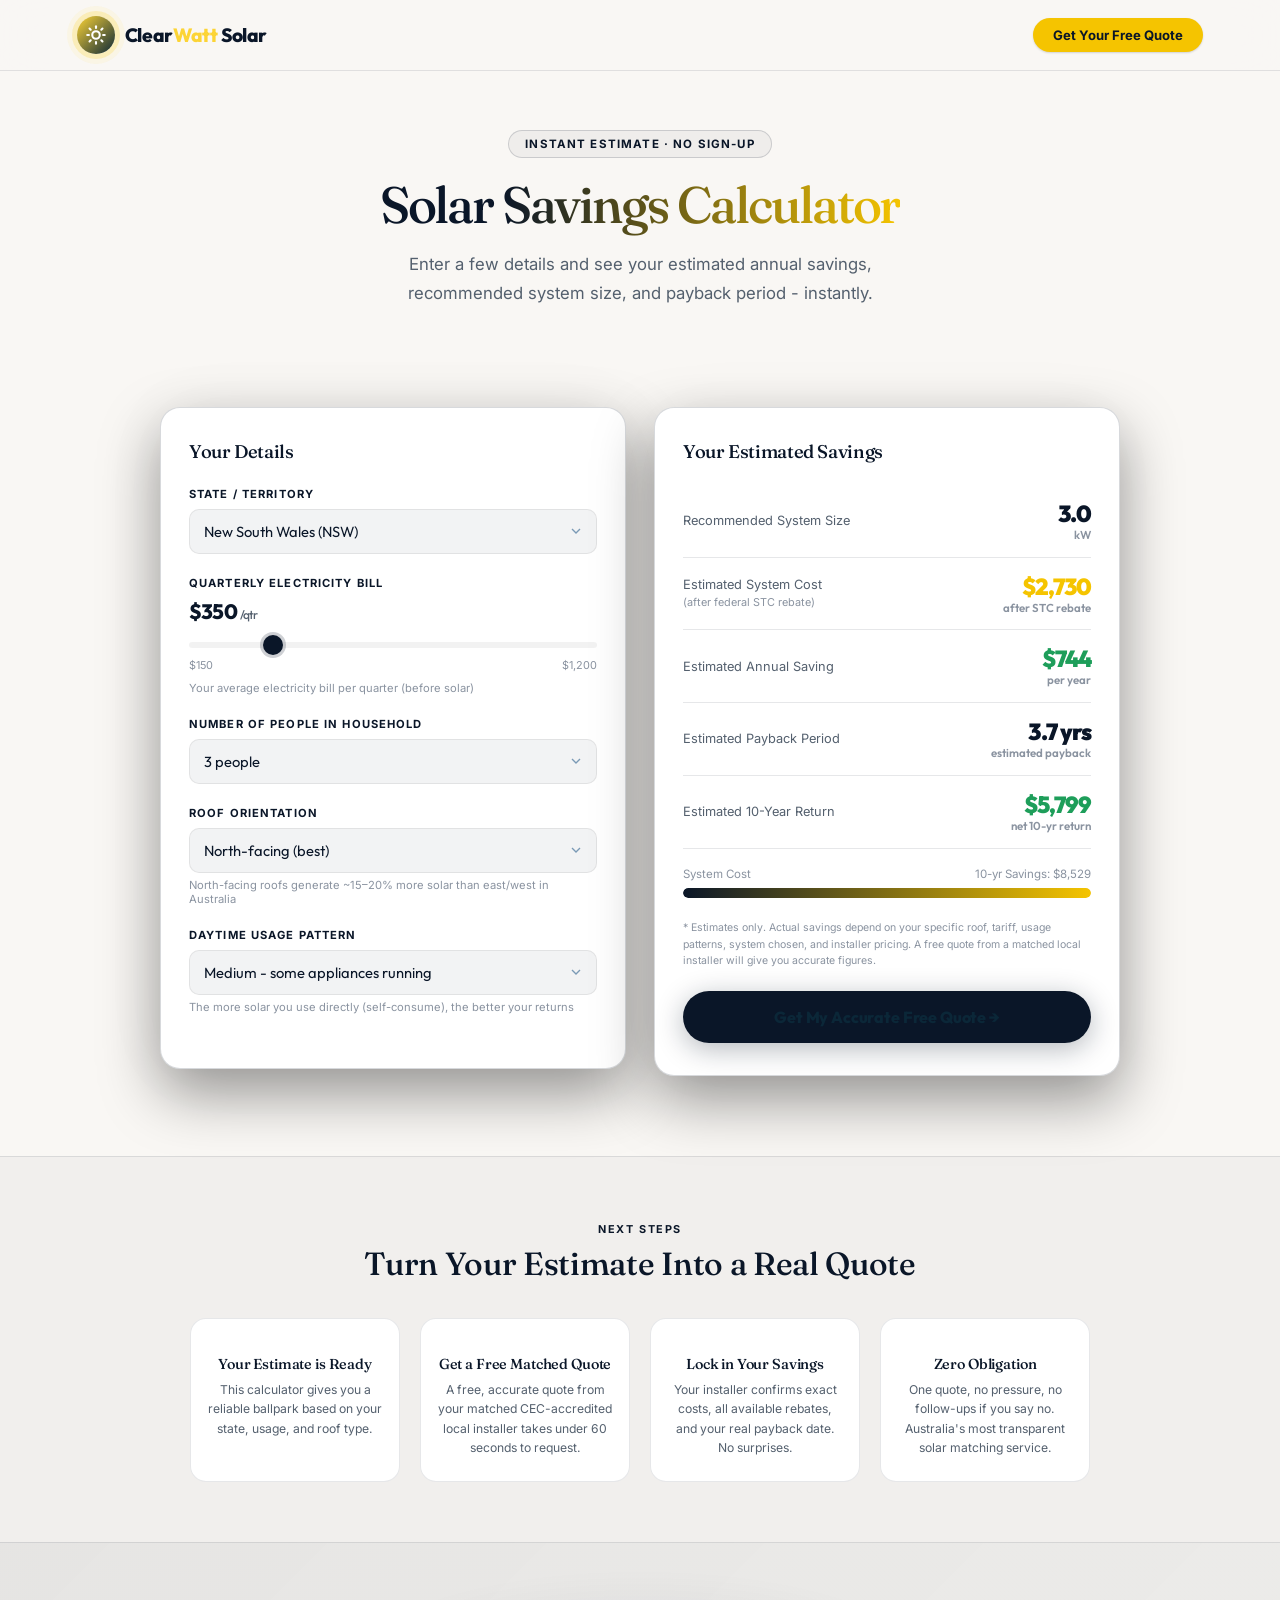
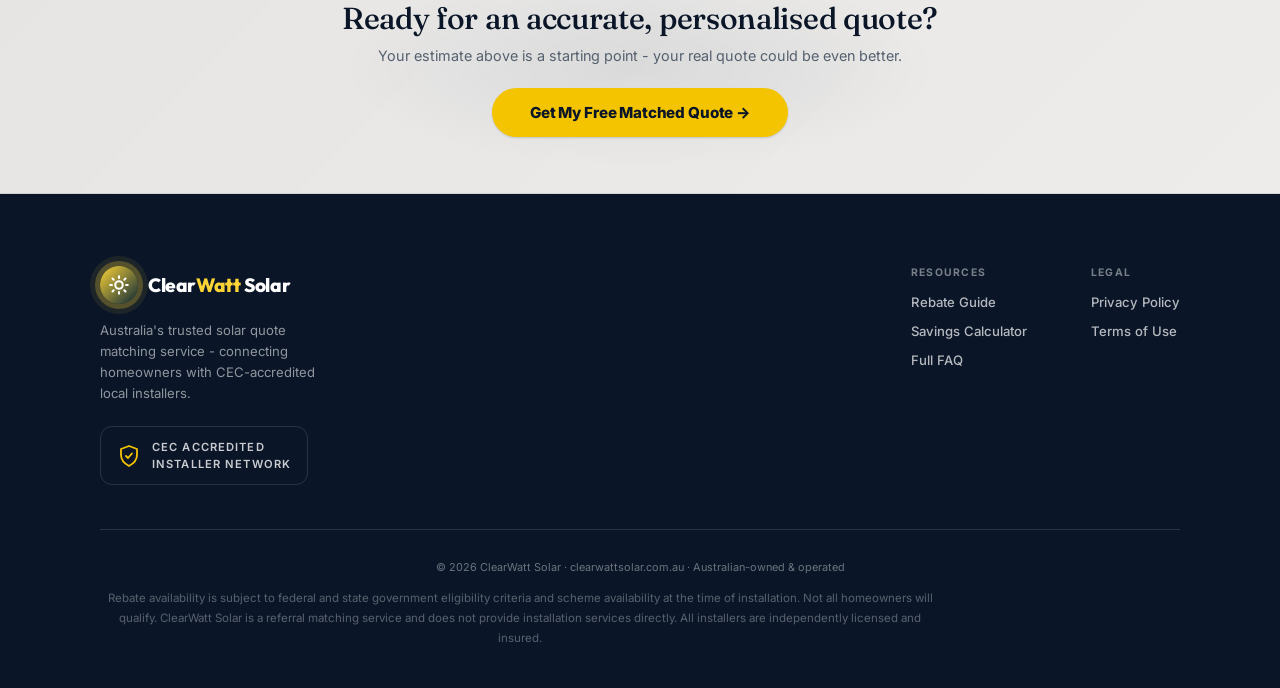
<file: savings-calculator.html>
<!DOCTYPE html>
<html lang="en">
<head>
<!-- Google Tag Manager -->
<script>(function(w,d,s,l,i){w[l]=w[l]||[];w[l].push({'gtm.start':
new Date().getTime(),event:'gtm.js'});var f=d.getElementsByTagName(s)[0],
j=d.createElement(s),dl=l!='dataLayer'?'&l='+l:'';j.async=true;j.src=
'https://www.googletagmanager.com/gtm.js?id='+i+dl;f.parentNode.insertBefore(j,f);
})(window,document,'script','dataLayer','GTM-T3FCNT9K');</script>
<!-- End Google Tag Manager -->
<meta charset="UTF-8">
<meta name="viewport" content="width=device-width, initial-scale=1.0">
<title>Solar Savings Calculator Australia 2026 | ClearWatt Solar</title>
<meta name="description" content="Calculate how much solar could save you on your Australian electricity bill. Free instant estimate - system size, annual savings, payback period, and 10-year return." />
<link rel="canonical" href="https://clearwattsolar.com.au/savings-calculator" />
<meta property="og:type" content="website" />
<meta property="og:title" content="Solar Savings Calculator 2026 | ClearWatt Solar" />
<meta property="og:description" content="Instantly estimate your solar savings, system size, and payback period. Free, no sign-up required." />

<link rel="preconnect" href="https://fonts.googleapis.com">
<link rel="preconnect" href="https://fonts.gstatic.com" crossorigin>
<link href="https://fonts.googleapis.com/css2?family=Fraunces:ital,opsz,wght@0,9..144,400;0,9..144,500;0,9..144,600;1,9..144,500;1,9..144,600&family=Inter:wght@400;500;600;700&family=Outfit:wght@600;700;800;900&display=swap" rel="stylesheet">

<!-- Google tag (gtag.js) -->
<script async src="https://www.googletagmanager.com/gtag/js?id=G-W0NM149JDY"></script>
<script>
  window.dataLayer = window.dataLayer || [];
  function gtag(){dataLayer.push(arguments);}
  gtag('js', new Date()); gtag('config', 'G-W0NM149JDY');
</script>

<!-- Meta Pixel -->
<script>
!function(f,b,e,v,n,t,s){if(f.fbq)return;n=f.fbq=function(){n.callMethod?
n.callMethod.apply(n,arguments):n.queue.push(arguments)};if(!f._fbq)f._fbq=n;
n.push=n;n.loaded=!0;n.version='2.0';n.queue=[];t=b.createElement(e);t.async=!0;
t.src=v;s=b.getElementsByTagName(e)[0];s.parentNode.insertBefore(t,s)}(window,
document,'script','https://connect.facebook.net/en_US/fbevents.js');
fbq('init','1692791048547338'); fbq('track','PageView');
</script>

<style>
*,*::before,*::after{box-sizing:border-box;margin:0;padding:0}
:root{
  --bg:#F9F7F4;
  --surface:#FFFFFF;
  --surface2:#F3EFE8;
  --border:rgba(10,22,40,0.10);
  --border2:rgba(10,22,40,0.16);
  --cyan:#0A1628;
  --cyan-dark:#0A1628;
  --cyan-glow:rgba(10,22,40,0.06);
  --cyan-pale:rgba(10,22,40,0.04);
  --gold:#F5C400;
  --gold-dark:#0A1628;
  --white:#0A1628;
  --muted:#54606E;
  --muted2:#8A93A0;
  --green:#1E9E5A;
  --red:#C0392B;
  --orange:#F5C400;
  --radius:16px;
  --navy:#0A1628;
  --serif:'Fraunces',Georgia,'Times New Roman',serif;
  --sans:'Inter',-apple-system,BlinkMacSystemFont,'Segoe UI',sans-serif;
}

html{scroll-behavior:smooth}
body{font-family:'Outfit',sans-serif;color:var(--white);background:var(--bg);overflow-x:hidden}

body::before{
  content:'';position:fixed;inset:0;
  background:
    radial-gradient(ellipse 80% 60% at 70% -10%, rgba(10,22,40,0.07) 0%, transparent 60%),
    radial-gradient(ellipse 60% 40% at -10% 80%, rgba(11,39,56,0.05) 0%, transparent 60%),
    radial-gradient(ellipse 40% 30% at 50% 110%, rgba(10,22,40,0.04) 0%, transparent 60%);
  pointer-events:none;z-index:0;
}
body::after{content:'';display:none}

/* NAV */
nav{position:fixed;top:0;left:0;right:0;z-index:100;display:flex;align-items:center;justify-content:space-between;padding:16px 6vw;background:rgba(249,247,244,0.9);backdrop-filter:blur(20px);border-bottom:1px solid var(--border)}
.logo{display:flex;align-items:center;gap:10px;text-decoration:none}
.logo-sun{width:38px;height:38px;background:linear-gradient(135deg,#0A1628,#0b2738);border-radius:50%;display:flex;align-items:center;justify-content:center;box-shadow:0 0 0 5px rgba(10,22,40,0.25),0 0 0 10px rgba(10,22,40,0.08);animation:pulse-sun 3s ease-in-out infinite;flex-shrink:0}
.logo-sun svg{width:20px;height:20px}@keyframes pulse-sun{0%,100%{box-shadow:0 0 0 5px rgba(10,22,40,0.25),0 0 0 10px rgba(10,22,40,0.08)}50%{box-shadow:0 0 0 8px rgba(10,22,40,0.3),0 0 0 16px rgba(10,22,40,0.05)}}
.logo-text{font-family:'Outfit',sans-serif;font-weight:800;font-size:1.2rem;color:var(--white);letter-spacing:-0.02em}
.logo-text span{color:var(--cyan)}
.nav-right{display:flex;align-items:center;gap:14px}
.nav-badge{display:flex;align-items:center;gap:6px;background:rgba(34,212,122,0.1);border:1px solid rgba(34,212,122,0.25);border-radius:50px;padding:5px 13px;font-size:0.72rem;font-weight:700;color:#22d47a;letter-spacing:0.04em}
.nav-badge::before{content:'';width:6px;height:6px;background:#22d47a;border-radius:50%;animation:blink 2s ease-in-out infinite}
@keyframes blink{0%,100%{opacity:1}50%{opacity:0.3}}
.nav-cta{background:linear-gradient(135deg,var(--cyan),var(--cyan-dark));color:#0b2738;font-weight:700;font-size:0.82rem;padding:9px 20px;border-radius:50px;text-decoration:none;box-shadow:0 4px 20px rgba(10,22,40,0.25);transition:transform 0.2s,box-shadow 0.2s}
.nav-cta:hover{transform:translateY(-1px);box-shadow:0 6px 28px rgba(10,22,40,0.38)}
.hamburger{display:none;flex-direction:column;gap:5px;cursor:pointer;border:none;background:none;padding:6px}
.hamburger span{display:block;width:22px;height:2px;background:var(--muted);border-radius:2px;transition:transform 0.3s,opacity 0.3s}
.hamburger.open span:nth-child(1){transform:translateY(7px) rotate(45deg)}
.hamburger.open span:nth-child(2){opacity:0}
.hamburger.open span:nth-child(3){transform:translateY(-7px) rotate(-45deg)}
.mob-nav{display:none;position:fixed;inset:0;background:var(--bg);z-index:90;padding:80px 6vw 40px;flex-direction:column}
.mob-nav.open{display:flex}
.mob-nav ul{list-style:none;display:flex;flex-direction:column;border-top:1px solid var(--border)}
.mob-nav ul li a{display:block;font-family:'Outfit',sans-serif;font-size:1.1rem;font-weight:700;color:var(--white);text-decoration:none;padding:16px 0;border-bottom:1px solid var(--border);transition:color 0.2s}
.mob-nav ul li a:hover{color:var(--cyan)}
.mob-cta{margin-top:28px}
.mob-cta a{display:block;text-align:center;background:linear-gradient(135deg,var(--cyan),var(--cyan-dark));color:#0b2738;font-family:'Outfit',sans-serif;font-weight:800;font-size:1rem;padding:16px;border-radius:50px;text-decoration:none}
@media(max-width:640px){.nav-right .nav-cta{display:none}.nav-right .nav-badge{display:none}.hamburger{display:flex}nav{padding:14px 5vw}}

/* PAGE HERO */
.page-hero{padding:130px 6vw 50px;position:relative;z-index:1;text-align:center}
.page-eyebrow{display:inline-flex;align-items:center;gap:8px;border:1px solid var(--border2);border-radius:50px;padding:6px 16px;margin-bottom:20px;font-size:0.72rem;font-weight:700;color:var(--cyan);letter-spacing:0.1em;text-transform:uppercase;background:var(--cyan-pale)}
.page-h1{font-family:'Outfit',sans-serif;font-weight:900;font-size:clamp(2rem,4.5vw,3.2rem);line-height:1.05;letter-spacing:-0.04em;color:var(--white);max-width:760px;margin:0 auto 18px}
.page-h1 span{background:linear-gradient(90deg,var(--cyan),var(--gold));-webkit-background-clip:text;-webkit-text-fill-color:transparent;background-clip:text}
.page-sub{font-size:clamp(0.9rem,1.8vw,1.05rem);color:var(--muted);line-height:1.75;max-width:560px;margin:0 auto}

/* CALCULATOR WRAP */
.calc-section{padding:48px 6vw 80px;position:relative;z-index:1}
.calc-inner{max-width:960px;margin:0 auto;display:grid;grid-template-columns:1fr 1fr;gap:28px;align-items:start}
@media(max-width:740px){.calc-inner{grid-template-columns:1fr}}

/* CALC INPUTS */
.calc-card{
  background:var(--surface);border:1px solid var(--border2);
  border-radius:20px;padding:32px 28px;
  box-shadow:0 24px 60px rgba(0,0,0,0.4),0 0 80px rgba(10,22,40,0.03);
}
.calc-card h2{font-family:'Outfit',sans-serif;font-weight:800;font-size:1.15rem;color:var(--white);letter-spacing:-0.02em;margin-bottom:24px}

.field-group{margin-bottom:22px}
.field-group label{display:block;font-size:0.7rem;font-weight:700;color:var(--cyan);text-transform:uppercase;letter-spacing:0.1em;margin-bottom:8px}
.field-group .field-note{font-size:0.7rem;color:var(--muted2);margin-top:5px}

select, input[type=range]{width:100%}
select{
  background:rgba(10,22,40,0.05);
  border:1.5px solid rgba(0,0,0,0.07);
  border-radius:10px;padding:12px 14px;
  font-family:'Outfit',sans-serif;font-size:0.92rem;color:var(--white);
  outline:none;transition:border-color 0.2s;
  -webkit-appearance:none;appearance:none;
  background-image:url("data:image/svg+xml,%3Csvg xmlns='http://www.w3.org/2000/svg' viewBox='0 0 24 24' fill='none' stroke='%237a9ab5' stroke-width='2'%3E%3Cpolyline points='6 9 12 15 18 9'/%3E%3C/svg%3E");
  background-repeat:no-repeat;background-position:right 12px center;background-size:16px;
  padding-right:36px;cursor:pointer;
}
select:focus{border-color:rgba(10,22,40,0.5)}
select option{background:var(--surface);color:var(--white)}

/* RANGE SLIDER */
.range-wrap{position:relative;padding-bottom:4px}
input[type=range]{
  -webkit-appearance:none;appearance:none;
  width:100%;height:6px;border-radius:6px;
  background:rgba(0,0,0,0.05);outline:none;cursor:pointer;
}
input[type=range]::-webkit-slider-thumb{
  -webkit-appearance:none;width:20px;height:20px;border-radius:50%;
  background:var(--cyan);cursor:pointer;
  box-shadow:0 0 0 3px rgba(10,22,40,0.2);
  transition:box-shadow 0.2s;
}
input[type=range]::-webkit-slider-thumb:hover{box-shadow:0 0 0 6px rgba(10,22,40,0.2)}
.range-labels{display:flex;justify-content:space-between;margin-top:6px}
.range-labels span{font-size:0.68rem;color:var(--muted2)}
.range-value{
  display:inline-block;font-family:'Outfit',sans-serif;font-weight:800;
  font-size:1.3rem;color:var(--cyan);letter-spacing:-0.04em;
  margin-bottom:8px;
}
.range-unit{font-size:0.75rem;color:var(--muted);font-weight:500;margin-left:3px}

/* CALC RESULTS */
.results-card{
  background:var(--surface);border:1px solid var(--border2);
  border-radius:20px;padding:32px 28px;
  box-shadow:0 24px 60px rgba(0,0,0,0.4),0 0 80px rgba(10,22,40,0.03);
  position:sticky;top:90px;
}
.results-card h2{font-family:'Outfit',sans-serif;font-weight:800;font-size:1.15rem;color:var(--white);letter-spacing:-0.02em;margin-bottom:22px}

.result-row{
  display:flex;align-items:center;justify-content:space-between;
  padding:14px 0;border-bottom:1px solid var(--border);
  gap:12px;
}
.result-row:last-of-type{border-bottom:none}
.result-label{font-size:0.8rem;color:var(--muted);line-height:1.4;max-width:170px}
.result-val{font-family:'Outfit',sans-serif;font-weight:900;font-size:1.45rem;color:var(--cyan);letter-spacing:-0.04em;text-align:right;flex-shrink:0}
.result-val.green{color:var(--green)}
.result-val.gold{color:var(--gold)}
.result-val small{font-size:0.72rem;font-weight:600;display:block;color:var(--muted2);letter-spacing:0;line-height:1.3}

/* 10yr savings bar */
.savings-bar-wrap{margin:18px 0 22px}
.savings-bar-label{font-size:0.72rem;color:var(--muted2);margin-bottom:7px;display:flex;justify-content:space-between}
.savings-bar-outer{height:10px;background:rgba(10,22,40,0.06);border-radius:6px;overflow:hidden}
.savings-bar-inner{height:100%;border-radius:6px;background:linear-gradient(90deg,var(--cyan),var(--gold));transition:width 0.6s cubic-bezier(0.4,0,0.2,1);width:0%}

.disclaimer-note{font-size:0.66rem;color:var(--muted2);line-height:1.55;margin-top:16px}

.btn-quote{
  display:block;width:100%;border:none;border-radius:50px;
  padding:16px 20px;margin-top:22px;font-family:'Outfit',sans-serif;
  font-size:1rem;font-weight:800;cursor:pointer;
  background:linear-gradient(135deg,var(--cyan),var(--cyan-dark));
  color:#0b2738;letter-spacing:-0.01em;
  box-shadow:0 6px 28px rgba(10,22,40,0.3);
  transition:all 0.25s;text-decoration:none;text-align:center;
}
.btn-quote:hover{transform:translateY(-2px);box-shadow:0 10px 36px rgba(10,22,40,0.42)}

/* HOW IT WORKS STRIP */
.how-strip{
  background:rgba(10,22,40,0.03);border-top:1px solid var(--border);
  padding:60px 6vw;position:relative;z-index:1;
}
.how-inner{max-width:900px;margin:0 auto}
.section-eyebrow{display:inline-block;font-size:0.68rem;font-weight:700;color:var(--cyan);text-transform:uppercase;letter-spacing:0.14em;margin-bottom:10px}
.section-h2{font-family:'Outfit',sans-serif;font-weight:900;font-size:clamp(1.5rem,2.8vw,2rem);color:var(--white);letter-spacing:-0.04em;line-height:1.1;margin-bottom:36px;text-align:center}
.how-grid{display:grid;grid-template-columns:repeat(auto-fit,minmax(200px,1fr));gap:20px}
.how-item{text-align:center;padding:24px 16px;background:var(--surface);border:1px solid var(--border);border-radius:var(--radius)}
.how-icon{font-size:1.8rem;margin-bottom:12px}
.how-item h4{font-family:'Outfit',sans-serif;font-weight:800;font-size:0.9rem;color:var(--white);margin-bottom:7px}
.how-item p{font-size:0.76rem;color:var(--muted);line-height:1.6}

/* CTA STRIP */
.cta-strip{background:linear-gradient(135deg,rgba(10,22,40,0.08),rgba(11,39,56,0.05));border-top:1px solid var(--border);border-bottom:1px solid var(--border);padding:56px 20px;text-align:center;position:relative;z-index:1;overflow:hidden}
.cta-strip::before{content:'';position:absolute;top:50%;left:50%;transform:translate(-50%,-50%);width:600px;height:200px;background:radial-gradient(ellipse,rgba(10,22,40,0.07) 0%,transparent 70%);pointer-events:none}
.cta-strip h3{font-family:'Outfit',sans-serif;font-weight:900;font-size:clamp(1.3rem,3vw,1.9rem);color:var(--white);letter-spacing:-0.04em;margin-bottom:10px;position:relative;z-index:1}
.cta-strip p{font-size:0.9rem;color:var(--muted);margin-bottom:24px;position:relative;z-index:1}
.cta-btn{display:inline-block;position:relative;z-index:1;background:linear-gradient(135deg,var(--cyan),var(--cyan-dark));color:#0b2738;font-family:'Outfit',sans-serif;font-weight:800;font-size:0.95rem;padding:15px 38px;border-radius:50px;text-decoration:none;box-shadow:0 6px 28px rgba(10,22,40,0.3);transition:all 0.2s;letter-spacing:-0.01em}
.cta-btn:hover{transform:translateY(-2px);box-shadow:0 10px 38px rgba(10,22,40,0.42)}

/* FOOTER */
footer{background:#0b2738;border-top:none;padding:40px 6vw 28px;position:relative;z-index:1}
.footer-inner{max-width:1000px;margin:0 auto;display:flex;justify-content:space-between;align-items:flex-start;flex-wrap:wrap;gap:32px;padding-bottom:28px;border-bottom:1px solid var(--border)}
.footer-brand p{font-size:0.82rem;color:var(--muted2);margin-top:10px;max-width:220px;line-height:1.6}
.footer-col h5{font-size:0.65rem;font-weight:700;color:var(--muted2);text-transform:uppercase;letter-spacing:0.12em;margin-bottom:12px}
.footer-col ul{list-style:none;display:flex;flex-direction:column;gap:9px}
.footer-col a{text-decoration:none;font-size:0.82rem;color:var(--muted);transition:color 0.2s;font-weight:500}
.footer-col a:hover{color:var(--cyan)}
.footer-bottom{max-width:1000px;margin:20px auto 0;font-size:0.68rem;color:var(--muted2);text-align:center;line-height:1.8}

@keyframes fadeSlideUp{from{opacity:0;transform:translateY(20px)}to{opacity:1;transform:translateY(0)}}

/* Footer dark background overrides */
footer .logo-text{color:#ffffff}
footer .logo-text span{color:var(--cyan)}
footer .footer-col a{color:rgba(255,255,255,0.55)}
footer .footer-col a:hover{color:var(--cyan)}
footer .footer-brand p{color:rgba(255,255,255,0.38)}
footer .footer-col h5{color:rgba(255,255,255,0.35)}
footer .footer-bottom{color:rgba(255,255,255,0.3)}
.footer-inner{border-bottom-color:rgba(255,255,255,0.1)}

/* ===== ClearWatt premium brand alignment ===== */
body{font-family:var(--sans)!important;color:var(--white);background:var(--bg);-webkit-font-smoothing:antialiased}
body::before{display:none!important}
.hero-lines{display:none!important}
h1,h2,h3,h4,.hero-h1,.section-h2,.step h3,.cta-strip h3,.faq-q,.section-h1{font-family:var(--serif)!important;font-weight:500!important;letter-spacing:-0.01em}
.hero-h1{font-weight:600!important}
.hero-h1 .line1{color:var(--white)!important}
.hero-h1 .line2,.section-h2 .line2{background:none!important;-webkit-text-fill-color:initial!important;background-clip:initial!important;-webkit-background-clip:initial!important;color:var(--white)!important;font-family:var(--serif)!important;font-style:italic;font-weight:600!important}
.logo-mark{width:30px;height:30px;flex-shrink:0;color:var(--navy)}
.logo-mark .ray{stroke:var(--navy)}
.logo-mark .core{fill:var(--gold)}
.logo-text{font-family:var(--serif)!important;font-weight:600!important;font-size:1.32rem!important;color:var(--white)!important;letter-spacing:-0.01em}
.logo-text span{color:var(--white)!important}
.logo-sun{background:var(--navy)!important;box-shadow:none!important;animation:none!important}
/* key CTAs in ClearWatt yellow; everything else stays navy */
.nav-cta,.btn-next,.cta-btn,.mob-cta a{background:var(--gold)!important;background-image:none!important;color:#0A1628!important;border:none!important;box-shadow:0 1px 2px rgba(10,22,40,0.16)!important;border-radius:999px!important;font-family:var(--sans)!important;text-shadow:none!important}
.nav-cta:hover,.btn-next:hover,.cta-btn:hover,.mob-cta a:hover{background:#FFD11A!important}
#postcodeBtn{background:var(--navy)!important;color:#fff!important}
#postcodeBtn:hover{background:#11233B!important}
.btn-next:disabled{opacity:0.45!important;box-shadow:none!important}
.survey-card::before{display:none!important}
.prog-inner{background:var(--navy)!important;background-image:none!important}
.review-stars{color:var(--gold)!important}
/* footer */
footer{background:var(--navy)!important;padding:72px 6vw 40px!important}
.footer-inner{display:flex!important;justify-content:space-between;flex-wrap:wrap;gap:48px;max-width:1080px;margin:0 auto;padding-bottom:44px;border-bottom:1px solid rgba(255,255,255,0.12)!important}
.footer-brand{max-width:300px}
.footer-brand .logo-text,.footer-brand .logo-text span{color:#fff!important}
.footer-brand .logo-mark{color:#fff}
.footer-brand .logo-mark .ray{stroke:#fff}
.footer-brand .logo-mark .core{fill:var(--gold)}
.footer-brand p{color:rgba(255,255,255,0.55)!important;margin-top:16px}
.footer-cols{display:flex;gap:64px;flex-wrap:wrap}
.footer-col h5{color:rgba(255,255,255,0.45)!important}
.footer-col a{color:rgba(255,255,255,0.7)!important}
.footer-col a:hover{color:#fff!important}
.footer-bottom{color:rgba(255,255,255,0.4)!important;max-width:1080px;margin:28px auto 0}
.footer-disclaimer{margin-top:12px;font-size:0.72rem;color:rgba(255,255,255,0.32);max-width:840px;line-height:1.7}
.cec-badge{display:inline-flex;align-items:center;gap:11px;margin-top:22px;border:1px solid rgba(255,255,255,0.12);border-radius:12px;padding:12px 16px}
.cec-badge svg{width:24px;height:24px;color:var(--gold);flex-shrink:0}
.cec-badge-txt{font-size:0.7rem;font-weight:600;letter-spacing:0.1em;text-transform:uppercase;color:rgba(255,255,255,0.78);line-height:1.45}
.overlay{background:rgba(10,22,40,0.94)!important}
.spinner{border-top-color:var(--gold)!important}
.overlay p{color:#fff!important;font-family:var(--sans)!important}

/* ===== original ClearWatt logo restored ===== */
.logo-mark{display:none!important}
.logo-sun{width:38px!important;height:38px!important;background:linear-gradient(135deg,#fcd435,#0b2738)!important;border-radius:50%!important;display:flex!important;align-items:center!important;justify-content:center!important;box-shadow:0 0 0 5px rgba(252,212,53,0.25),0 0 0 10px rgba(252,212,53,0.08)!important;animation:pulse-sun 3s ease-in-out infinite!important;flex-shrink:0!important;padding:0!important}
.logo-sun svg{width:20px!important;height:20px!important;display:block!important}
@keyframes pulse-sun{0%,100%{box-shadow:0 0 0 5px rgba(252,212,53,0.25),0 0 0 10px rgba(252,212,53,0.08)}50%{box-shadow:0 0 0 8px rgba(252,212,53,0.3),0 0 0 16px rgba(252,212,53,0.05)}}
.logo-text{font-family:'Outfit',sans-serif!important;font-weight:800!important;font-size:1.2rem!important;color:#0A1628!important;letter-spacing:-0.02em!important}
.logo-text span{color:#fcd435!important}
footer .logo-text,.footer-brand .logo-text{color:#ffffff!important}
footer .logo-text span,.footer-brand .logo-text span{color:#fcd435!important}
</style>
</head>
<body>
<!-- Google Tag Manager (noscript) -->
<noscript><iframe src="https://www.googletagmanager.com/ns.html?id=GTM-T3FCNT9K"
height="0" width="0" style="display:none;visibility:hidden"></iframe></noscript>
<!-- End Google Tag Manager (noscript) -->

<!-- NAV -->
<nav>
  <a href="/" class="logo">
    <div class="logo-sun">
      <svg viewBox="0 0 24 24" fill="none" stroke="white" stroke-width="2.5" stroke-linecap="round">
        <circle cx="12" cy="12" r="4.5"/>
        <line x1="12" y1="1.5" x2="12" y2="3.5"/><line x1="12" y1="20.5" x2="12" y2="22.5"/>
        <line x1="4.22" y1="4.22" x2="5.64" y2="5.64"/><line x1="18.36" y1="18.36" x2="19.78" y2="19.78"/>
        <line x1="1.5" y1="12" x2="3.5" y2="12"/><line x1="20.5" y1="12" x2="22.5" y2="12"/>
        <line x1="4.22" y1="19.78" x2="5.64" y2="18.36"/><line x1="18.36" y1="5.64" x2="19.78" y2="4.22"/>
      </svg>
    </div>
    <span class="logo-text">Clear<span>Watt</span> Solar</span>
  </a>
  <div class="nav-right">
    <a href="/#quote" class="nav-cta">Get Your Free Quote</a>
    <button class="hamburger" id="hamburger" aria-label="Menu" onclick="toggleMob()">
      <span></span><span></span><span></span>
    </button>
  </div>
</nav>

<div class="mob-nav" id="mobNav">
  <ul>
    <li><a href="/" onclick="closeMob()">Get a Free Quote</a></li>
    <li><a href="/rebate-guide" onclick="closeMob()">Rebate Guide</a></li>
    <li><a href="/savings-calculator" onclick="closeMob()">Savings Calculator</a></li>
    <li><a href="/faq" onclick="closeMob()">Full FAQ</a></li>
    <li><a href="/privacy-policy" onclick="closeMob()">Privacy Policy</a></li>
  </ul>
  <div class="mob-cta"><a href="/" onclick="closeMob()">Get My Free Quote →</a></div>
</div>

<!-- PAGE HERO -->
<div class="page-hero">
  <div class="page-eyebrow"> Instant Estimate · No Sign-Up</div>
  <h1 class="page-h1">Solar <span>Savings Calculator</span></h1>
  <p class="page-sub">Enter a few details and see your estimated annual savings, recommended system size, and payback period - instantly.</p>
</div>

<!-- CALCULATOR -->
<section class="calc-section">
  <div class="calc-inner">

    <!-- INPUTS -->
    <div class="calc-card">
      <h2> Your Details</h2>

      <div class="field-group">
        <label>State / Territory</label>
        <select id="stateSelect" onchange="calculate()">
          <option value="NSW">New South Wales (NSW)</option>
          <option value="VIC">Victoria (VIC)</option>
          <option value="QLD">Queensland (QLD)</option>
          <option value="SA">South Australia (SA)</option>
          <option value="WA">Western Australia (WA)</option>
          <option value="ACT">Australian Capital Territory (ACT)</option>
          <option value="TAS">Tasmania (TAS)</option>
          <option value="NT">Northern Territory (NT)</option>
        </select>
      </div>

      <div class="field-group">
        <label>Quarterly Electricity Bill</label>
        <div class="range-value" id="billDisplay">$350<span class="range-unit">/qtr</span></div>
        <div class="range-wrap">
          <input type="range" id="billSlider" min="150" max="1200" step="50" value="350" oninput="updateBillDisplay();calculate()">
          <div class="range-labels"><span>$150</span><span>$1,200</span></div>
        </div>
        <p class="field-note">Your average electricity bill per quarter (before solar)</p>
      </div>

      <div class="field-group">
        <label>Number of People in Household</label>
        <select id="occupants" onchange="calculate()">
          <option value="1">1 person</option>
          <option value="2">2 people</option>
          <option value="3" selected>3 people</option>
          <option value="4">4 people</option>
          <option value="5">5+ people</option>
        </select>
      </div>

      <div class="field-group">
        <label>Roof Orientation</label>
        <select id="orientation" onchange="calculate()">
          <option value="north" selected>North-facing (best)</option>
          <option value="northeast">North-East / North-West</option>
          <option value="east">East or West-facing</option>
          <option value="south">South-facing (least ideal)</option>
        </select>
        <p class="field-note">North-facing roofs generate ~15–20% more solar than east/west in Australia</p>
      </div>

      <div class="field-group">
        <label>Daytime Usage Pattern</label>
        <select id="daytime" onchange="calculate()">
          <option value="high">High - home during the day (retirees, WFH)</option>
          <option value="medium" selected>Medium - some appliances running</option>
          <option value="low">Low - mostly out during the day</option>
        </select>
        <p class="field-note">The more solar you use directly (self-consume), the better your returns</p>
      </div>
    </div>

    <!-- RESULTS -->
    <div class="results-card" id="resultsCard">
      <h2> Your Estimated Savings</h2>

      <div class="result-row">
        <div class="result-label">Recommended System Size</div>
        <div class="result-val" id="sysSize">-<small>kW</small></div>
      </div>
      <div class="result-row">
        <div class="result-label">Estimated System Cost<br><span style="font-size:0.68rem;color:var(--muted2)">(after federal STC rebate)</span></div>
        <div class="result-val gold" id="sysCost">-</div>
      </div>
      <div class="result-row">
        <div class="result-label">Estimated Annual Saving</div>
        <div class="result-val green" id="annualSaving">-</div>
      </div>
      <div class="result-row">
        <div class="result-label">Estimated Payback Period</div>
        <div class="result-val" id="payback">-</div>
      </div>
      <div class="result-row">
        <div class="result-label">Estimated 10-Year Return</div>
        <div class="result-val green" id="tenYear">-</div>
      </div>

      <div class="savings-bar-wrap">
        <div class="savings-bar-label">
          <span>System Cost</span>
          <span id="barLabel">10-Year Savings</span>
        </div>
        <div class="savings-bar-outer">
          <div class="savings-bar-inner" id="savingsBar"></div>
        </div>
      </div>

      <p class="disclaimer-note">* Estimates only. Actual savings depend on your specific roof, tariff, usage patterns, system chosen, and installer pricing. A free quote from a matched local installer will give you accurate figures.</p>

      <a href="/" class="btn-quote"> Get My Accurate Free Quote →</a>
    </div>

  </div>
</section>

<!-- HOW IT WORKS -->
<div class="how-strip">
  <div class="how-inner">
    <div style="text-align:center;margin-bottom:36px">
      <div class="section-eyebrow">Next Steps</div>
      <h2 class="section-h2">Turn Your Estimate Into a Real Quote</h2>
    </div>
    <div class="how-grid">
      <div class="how-item">
        <div class="how-icon"></div>
        <h4>Your Estimate is Ready</h4>
        <p>This calculator gives you a reliable ballpark based on your state, usage, and roof type.</p>
      </div>
      <div class="how-item">
        <div class="how-icon"></div>
        <h4>Get a Free Matched Quote</h4>
        <p>A free, accurate quote from your matched CEC-accredited local installer takes under 60 seconds to request.</p>
      </div>
      <div class="how-item">
        <div class="how-icon"></div>
        <h4>Lock in Your Savings</h4>
        <p>Your installer confirms exact costs, all available rebates, and your real payback date. No surprises.</p>
      </div>
      <div class="how-item">
        <div class="how-icon"></div>
        <h4>Zero Obligation</h4>
        <p>One quote, no pressure, no follow-ups if you say no. Australia's most transparent solar matching service.</p>
      </div>
    </div>
  </div>
</div>

<!-- CTA -->
<section class="cta-strip">
  <h3>Ready for an accurate, personalised quote?</h3>
  <p>Your estimate above is a starting point - your real quote could be even better.</p>
  <a href="/" class="cta-btn">Get My Free Matched Quote →</a>
</section>

<!-- FOOTER -->
<footer>
  <div class="footer-inner">
    <div class="footer-brand">
      <a href="/" class="logo" style="text-decoration:none">
        <div class="logo-sun">
      <svg viewBox="0 0 24 24" fill="none" stroke="white" stroke-width="2.5" stroke-linecap="round">
        <circle cx="12" cy="12" r="4.5"/>
        <line x1="12" y1="1.5" x2="12" y2="3.5"/><line x1="12" y1="20.5" x2="12" y2="22.5"/>
        <line x1="4.22" y1="4.22" x2="5.64" y2="5.64"/><line x1="18.36" y1="18.36" x2="19.78" y2="19.78"/>
        <line x1="1.5" y1="12" x2="3.5" y2="12"/><line x1="20.5" y1="12" x2="22.5" y2="12"/>
        <line x1="4.22" y1="19.78" x2="5.64" y2="18.36"/><line x1="18.36" y1="5.64" x2="19.78" y2="4.22"/>
      </svg>
    </div>
    <span class="logo-text">Clear<span>Watt</span> Solar</span>
      </a>
      <p>Australia's trusted solar quote matching service - connecting homeowners with CEC-accredited local installers.</p>
      <div class="cec-badge">
        <svg viewBox="0 0 24 24" fill="none" stroke="currentColor" stroke-width="1.8" stroke-linecap="round" stroke-linejoin="round"><path d="M12 2l8 3v6c0 5-3.4 8.5-8 11-4.6-2.5-8-6-8-11V5l8-3z"/><polyline points="9 12 11 14 15 9.5"/></svg>
        <span class="cec-badge-txt">CEC Accredited<br>Installer Network</span>
      </div>
    </div>
    <div class="footer-cols">
      <div class="footer-col">
        <h5>Resources</h5>
        <ul>
          <li><a href="/rebate-guide">Rebate Guide</a></li>
          <li><a href="/savings-calculator">Savings Calculator</a></li>
          <li><a href="/faq">Full FAQ</a></li>
        </ul>
      </div>
      <div class="footer-col">
        <h5>Legal</h5>
        <ul>
          <li><a href="/privacy-policy">Privacy Policy</a></li>
          <li><a href="/terms">Terms of Use</a></li>
        </ul>
      </div>
    </div>
  </div>
  <div class="footer-bottom">
    © 2026 ClearWatt Solar · clearwattsolar.com.au · Australian-owned &amp; operated
    <div class="footer-disclaimer">
      Rebate availability is subject to federal and state government eligibility criteria and scheme availability at the time of installation. Not all homeowners will qualify. ClearWatt Solar is a referral matching service and does not provide installation services directly. All installers are independently licensed and insured.
    </div>
  </div>
</footer>

<script>
/* ── STATE DATA ── */
var STATE_DATA = {
  NSW: { solarFactor: 1.00, tariff: 0.30, fit: 0.07, stcMultiplier: 1.00 },
  VIC: { solarFactor: 0.88, tariff: 0.28, fit: 0.07, stcMultiplier: 0.90 },
  QLD: { solarFactor: 1.08, tariff: 0.27, fit: 0.07, stcMultiplier: 1.05 },
  SA:  { solarFactor: 1.05, tariff: 0.37, fit: 0.06, stcMultiplier: 1.02 },
  WA:  { solarFactor: 1.10, tariff: 0.29, fit: 0.025,stcMultiplier: 1.08 },
  ACT: { solarFactor: 0.95, tariff: 0.26, fit: 0.06, stcMultiplier: 0.97 },
  TAS: { solarFactor: 0.80, tariff: 0.26, fit: 0.065,stcMultiplier: 0.80 },
  NT:  { solarFactor: 1.15, tariff: 0.27, fit: 0.08, stcMultiplier: 1.10 }
};

/* kWh per kWp per year, baseline NSW = 1430 */
var BASE_KWH_PER_KWP = 1430;

/* orientation factor */
var ORIENT = { north: 1.00, northeast: 0.93, east: 0.82, south: 0.70 };

/* daytime self-consumption (fraction of gen used directly vs exported) */
var DAYTIME = { high: 0.60, medium: 0.45, low: 0.30 };

function updateBillDisplay() {
  var v = document.getElementById('billSlider').value;
  document.getElementById('billDisplay').innerHTML = '$' + v + '<span class="range-unit">/qtr</span>';
}

function fmt(n) { return '$' + n.toLocaleString('en-AU', {maximumFractionDigits:0}); }

function calculate() {
  var state       = document.getElementById('stateSelect').value;
  var billQtr     = parseInt(document.getElementById('billSlider').value);
  var occupants   = parseInt(document.getElementById('occupants').value);
  var orientation = document.getElementById('orientation').value;
  var daytime     = document.getElementById('daytime').value;

  var sd = STATE_DATA[state];
  var annualBill = billQtr * 4;

  /* ─ Annual kWh consumption estimate ─ */
  var kwhPerYear = annualBill / sd.tariff;

  /* ─ System size recommendation ─ */
  /* Target covering ~80% of consumption, adjusted for occupants & roof */
  var baseSize = (kwhPerYear * 0.80) / (BASE_KWH_PER_KWP * sd.solarFactor * ORIENT[orientation]);
  /* Minimum 3kW, practical cap 13.3kW for residential */
  var sysKW = Math.min(Math.max(Math.round(baseSize * 2) / 2, 3.0), 13.3);

  /* ─ Generation ─ */
  var annualGenKwh = sysKW * BASE_KWH_PER_KWP * sd.solarFactor * ORIENT[orientation];

  /* ─ Savings ─ */
  var selfConsume = annualGenKwh * DAYTIME[daytime];
  var exported    = annualGenKwh - selfConsume;
  var savedFromGrid   = selfConsume * sd.tariff;
  var fitEarnings     = exported * sd.fit;
  var annualSaving    = Math.round(savedFromGrid + fitEarnings);

  /* ─ System cost (after STC) ─ */
  /* Rough $/W installed before STC: $1.30/W; STC saving ~$390/kW * stcMultiplier */
  var grossCost   = sysKW * 1300;
  var stcSaving   = Math.round(sysKW * 390 * sd.stcMultiplier);
  var netCost     = Math.round(grossCost - stcSaving);

  /* ─ Payback ─ */
  var paybackYrs  = annualSaving > 0 ? netCost / annualSaving : 99;
  var paybackStr  = paybackYrs < 20 ? paybackYrs.toFixed(1) + ' yrs' : '20+ yrs';

  /* ─ 10-year return ─ */
  /* Account for 3% annual electricity price rise */
  var tenYearSavings = 0;
  for (var y = 1; y <= 10; y++) {
    tenYearSavings += annualSaving * Math.pow(1.03, y - 1);
  }
  tenYearSavings = Math.round(tenYearSavings);
  var tenYearNet = tenYearSavings - netCost;

  /* ─ Progress bar ─ */
  var barPct = Math.min((tenYearSavings / (netCost * 2)) * 100, 100);

  /* ─ Update DOM ─ */
  document.getElementById('sysSize').innerHTML    = sysKW.toFixed(1) + '<small>kW</small>';
  document.getElementById('sysCost').innerHTML    = fmt(netCost) + '<small>after STC rebate</small>';
  document.getElementById('annualSaving').innerHTML = fmt(annualSaving) + '<small>per year</small>';
  document.getElementById('payback').innerHTML    = paybackStr + '<small>estimated payback</small>';
  document.getElementById('tenYear').innerHTML    = fmt(tenYearNet > 0 ? tenYearNet : 0) + '<small>net 10-yr return</small>';
  document.getElementById('savingsBar').style.width = barPct + '%';
  document.getElementById('barLabel').textContent  = '10-yr Savings: ' + fmt(tenYearSavings);
}

function toggleMob() {
  var h = document.getElementById('hamburger');
  var m = document.getElementById('mobNav');
  h.classList.toggle('open'); m.classList.toggle('open');
  document.body.style.overflow = m.classList.contains('open') ? 'hidden' : '';
}
function closeMob() {
  document.getElementById('hamburger').classList.remove('open');
  document.getElementById('mobNav').classList.remove('open');
  document.body.style.overflow = '';
}

/* Run on load */
document.addEventListener('DOMContentLoaded', function() {
  updateBillDisplay();
  calculate();

  /* Track calculator interactions */
  var tracked = false;
  ['billSlider','stateSelect','occupants','orientation','daytime'].forEach(function(id) {
    document.getElementById(id).addEventListener('change', function() {
      if (!tracked) {
        if (typeof gtag !== 'undefined') gtag('event', 'calculator_interact', { event_category:'savings_calculator' });
        tracked = true;
      }
    });
  });
});
</script>
</body>
</html>
</file>
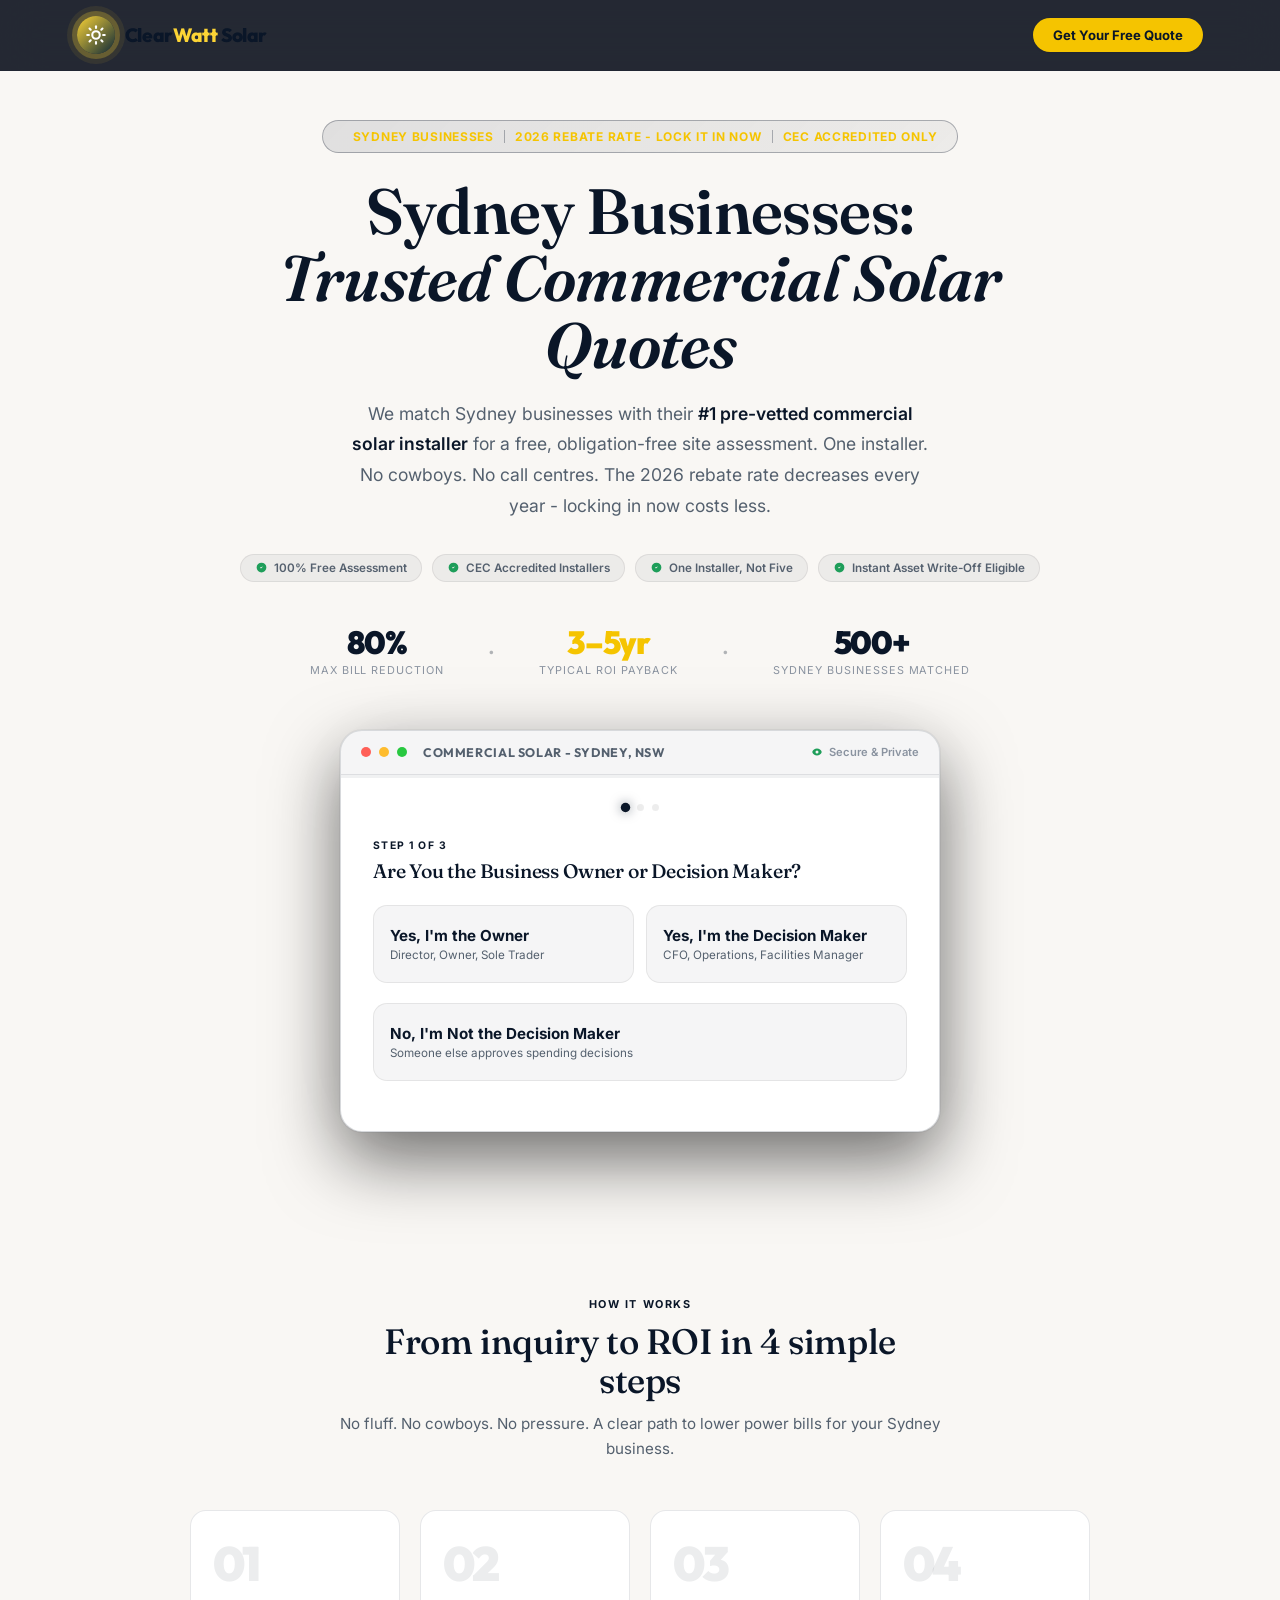
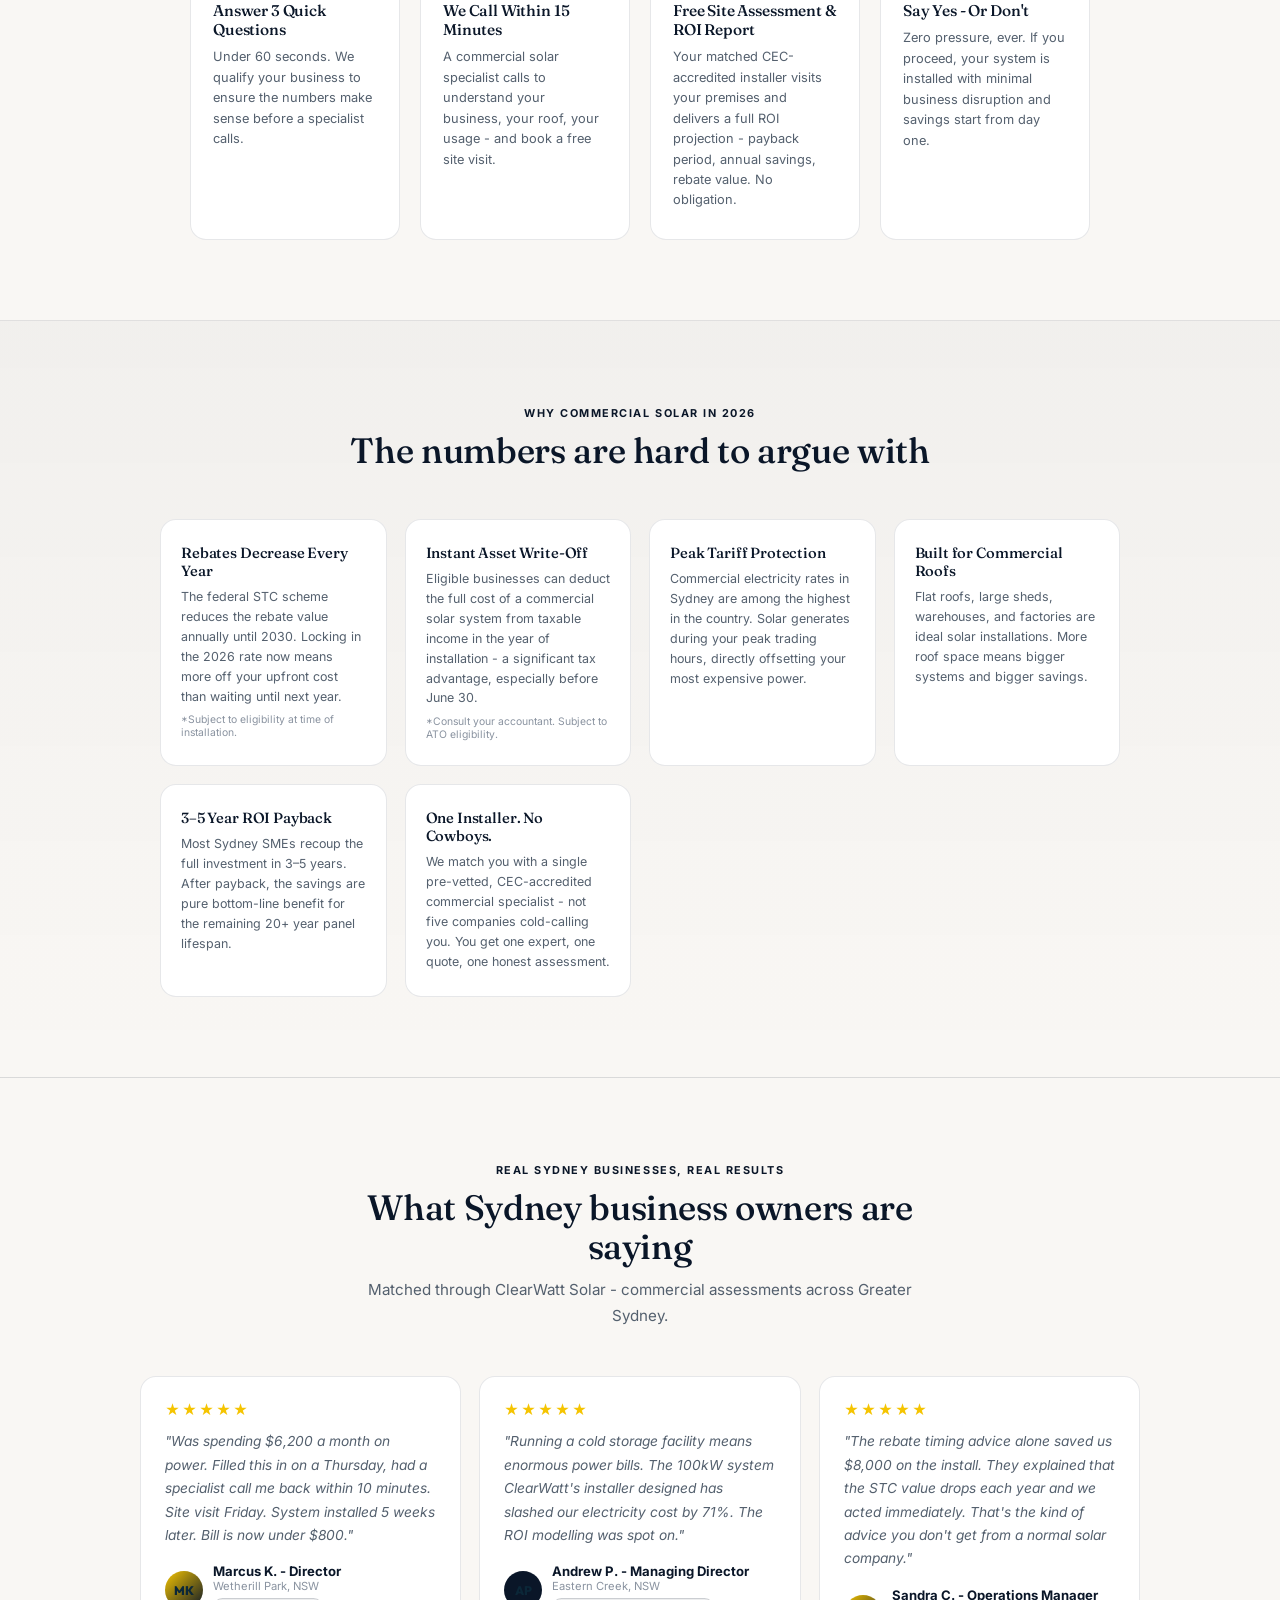
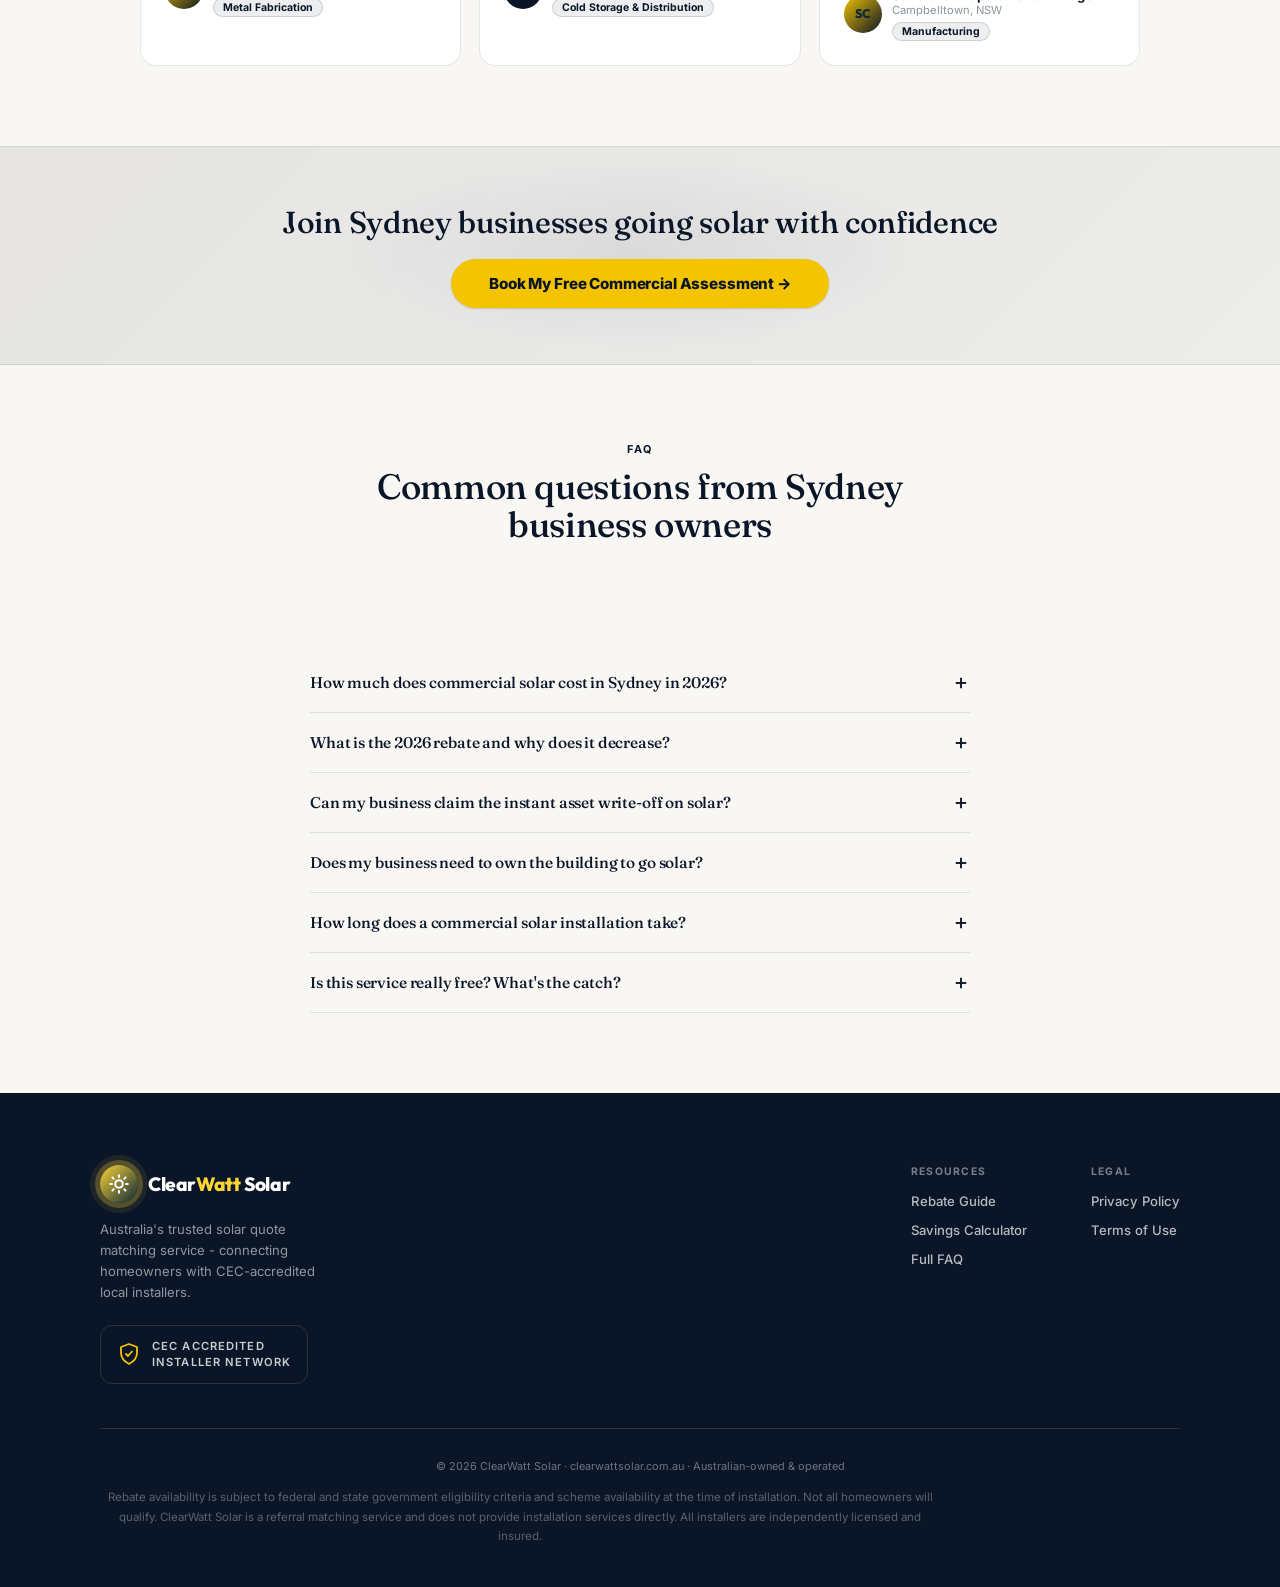
<file: sydney-business-solar.html>
<!DOCTYPE html>
<html lang="en">
<head>
<!-- Google Tag Manager -->
<script>(function(w,d,s,l,i){w[l]=w[l]||[];w[l].push({'gtm.start':
new Date().getTime(),event:'gtm.js'});var f=d.getElementsByTagName(s)[0],
j=d.createElement(s),dl=l!='dataLayer'?'&l='+l:'';j.async=true;j.src=
'https://www.googletagmanager.com/gtm.js?id='+i+dl;f.parentNode.insertBefore(j,f);
})(window,document,'script','dataLayer','GTM-T3FCNT9K');</script>
<!-- End Google Tag Manager -->
<meta charset="UTF-8">
<meta name="viewport" content="width=device-width, initial-scale=1.0">
<title>ClearWatt Solar – Free Commercial Solar Assessment | Sydney Businesses</title>
<meta name="description" content="Sydney businesses: cut your power bill by up to 80%. Free, obligation-free commercial solar assessment matched with a CEC-accredited installer. Lock in your 2026 rebate rate." />
<link rel="canonical" href="https://clearwattsolar.com.au/sydney-business-solar" />
<meta property="og:type" content="website" />
<meta property="og:title" content="ClearWatt Solar – Commercial Solar for Sydney Businesses" />
<meta property="og:description" content="Cut your business power bill by up to 80%. Free commercial solar assessment. Lock in the 2026 rebate rate." />

<link rel="preconnect" href="https://fonts.googleapis.com">
<link rel="preconnect" href="https://fonts.gstatic.com" crossorigin>
<link href="https://fonts.googleapis.com/css2?family=Fraunces:ital,opsz,wght@0,9..144,400;0,9..144,500;0,9..144,600;1,9..144,500;1,9..144,600&family=Inter:wght@400;500;600;700&family=Outfit:wght@600;700;800;900&display=swap" rel="stylesheet">

<!-- Google Tag -->
<script async src="https://www.googletagmanager.com/gtag/js?id=G-W0NM149JDY"></script>
<script>
  window.dataLayer = window.dataLayer || [];
  function gtag(){dataLayer.push(arguments);}
  gtag('js', new Date()); gtag('config', 'G-W0NM149JDY');
</script>

<!-- Meta Pixel -->
<script>
!function(f,b,e,v,n,t,s){if(f.fbq)return;n=f.fbq=function(){n.callMethod?
n.callMethod.apply(n,arguments):n.queue.push(arguments)};if(!f._fbq)f._fbq=n;
n.push=n;n.loaded=!0;n.version='2.0';n.queue=[];t=b.createElement(e);t.async=!0;
t.src=v;s=b.getElementsByTagName(e)[0];s.parentNode.insertBefore(t,s)}(window,
document,'script','https://connect.facebook.net/en_US/fbevents.js');
fbq('init','1692791048547338'); fbq('track','PageView');
</script>

<script type="application/ld+json">
{
  "@context":"https://schema.org","@type":"Service",
  "name":"Free Commercial Solar Assessment Sydney",
  "provider":{"@type":"Organization","name":"ClearWatt Solar","url":"https://clearwattsolar.com.au","areaServed":{"@type":"City","name":"Sydney"}},
  "serviceType":"Commercial Solar Installation Assessment",
  "offers":{"@type":"Offer","price":"0","priceCurrency":"AUD","description":"Free, obligation-free commercial solar assessment for Sydney businesses."}
}
</script>

<style>
*,*::before,*::after{box-sizing:border-box;margin:0;padding:0}
:root{
  --bg:#F9F7F4;
  --surface:#FFFFFF;
  --surface2:#F3EFE8;
  --border:rgba(10,22,40,0.10);
  --border2:rgba(10,22,40,0.16);
  --cyan:#0A1628;
  --cyan-dark:#0A1628;
  --cyan-glow:rgba(10,22,40,0.06);
  --cyan-pale:rgba(10,22,40,0.04);
  --gold:#F5C400;
  --gold-dark:#0A1628;
  --white:#0A1628;
  --muted:#54606E;
  --muted2:#8A93A0;
  --green:#1E9E5A;
  --red:#C0392B;
  --orange:#F5C400;
  --radius:16px;
  --navy:#0A1628;
  --serif:'Fraunces',Georgia,'Times New Roman',serif;
  --sans:'Inter',-apple-system,BlinkMacSystemFont,'Segoe UI',sans-serif;
}

html{scroll-behavior:smooth}
body{
  font-family:'Outfit',sans-serif;
  color:var(--white);
  background:var(--bg);
  overflow-x:hidden;
}

body::before{
  content:'';position:fixed;inset:0;
  background:
    radial-gradient(ellipse 90% 60% at 75% -5%, rgba(10,22,40,0.08) 0%, transparent 60%),
    radial-gradient(ellipse 60% 50% at -10% 85%, rgba(11,39,56,0.06) 0%, transparent 60%),
    radial-gradient(ellipse 50% 35% at 50% 115%, rgba(10,22,40,0.05) 0%, transparent 60%);
  pointer-events:none;z-index:0;
}
body::after{content:'';display:none}

/* ═══ NAV ═══ */
nav{
  position:fixed;top:0;left:0;right:0;z-index:100;
  display:flex;align-items:center;justify-content:space-between;
  padding:16px 6vw;
  background:rgba(6,12,24,0.88);
  backdrop-filter:blur(20px);
  border-bottom:1px solid var(--border);
}
.logo{display:flex;align-items:center;gap:10px;text-decoration:none}
.logo-sun{width:38px;height:38px;background:linear-gradient(135deg,#0A1628,#0b2738);border-radius:50%;display:flex;align-items:center;justify-content:center;box-shadow:0 0 0 5px rgba(10,22,40,0.25),0 0 0 10px rgba(10,22,40,0.08);animation:pulse-sun 3s ease-in-out infinite;flex-shrink:0}
.logo-sun svg{width:20px;height:20px}@keyframes pulse-sun{0%,100%{box-shadow:0 0 0 5px rgba(10,22,40,0.25),0 0 0 10px rgba(10,22,40,0.08)}50%{box-shadow:0 0 0 8px rgba(10,22,40,0.3),0 0 0 16px rgba(10,22,40,0.05)}}
.logo-text{font-family:'Outfit',sans-serif;font-weight:800;font-size:1.2rem;color:var(--white);letter-spacing:-0.02em}
.logo-text span{color:var(--cyan)}
.nav-right{display:flex;align-items:center;gap:14px}

/* Commercial badge - gold instead of green */
.nav-badge{
  display:flex;align-items:center;gap:6px;
  background:rgba(10,22,40,0.1);border:1px solid rgba(10,22,40,0.28);
  border-radius:50px;padding:5px 13px;font-size:0.72rem;font-weight:700;
  color:var(--gold);letter-spacing:0.04em;
}
.nav-badge::before{content:'';width:6px;height:6px;background:var(--gold);border-radius:50%;animation:blink 2s ease-in-out infinite}
@keyframes blink{0%,100%{opacity:1}50%{opacity:0.3}}

.nav-cta{
  background:linear-gradient(135deg, var(--cyan), var(--cyan-dark));
  color:#0b2738;font-weight:700;font-size:0.82rem;
  padding:9px 20px;border-radius:50px;text-decoration:none;
  box-shadow:0 4px 20px rgba(10,22,40,0.25);
  transition:transform 0.2s,box-shadow 0.2s;
}
.nav-cta:hover{transform:translateY(-1px);box-shadow:0 6px 28px rgba(10,22,40,0.38)}

/* ═══ HERO ═══ */
.hero{
  min-height:100vh;padding:120px 6vw 80px;
  position:relative;z-index:1;
  display:flex;flex-direction:column;align-items:center;justify-content:center;
}
.hero-lines{
  position:absolute;inset:0;pointer-events:none;overflow:hidden;
  background-image:
    linear-gradient(rgba(10,22,40,0.035) 1px, transparent 1px),
    linear-gradient(90deg, rgba(10,22,40,0.035) 1px, transparent 1px);
  background-size:64px 64px;
  -webkit-mask-image:radial-gradient(ellipse 80% 80% at 50% 50%, black 30%, transparent 80%);
  mask-image:radial-gradient(ellipse 80% 80% at 50% 50%, black 30%, transparent 80%);
}

/* COMMERCIAL ALERT STRIP */
.alert-strip{
  display:inline-flex;align-items:center;gap:10px;
  background:linear-gradient(135deg, rgba(10,22,40,0.1), rgba(10,22,40,0.05));
  border:1px solid rgba(10,22,40,0.3);
  border-radius:50px;padding:8px 20px;margin-bottom:24px;
  font-size:0.75rem;font-weight:700;color:var(--gold);
  letter-spacing:0.06em;text-transform:uppercase;
  animation:fadeSlideUp 0.6s ease forwards;
}
.alert-strip .as-icon{font-size:1rem}
.alert-strip .as-div{width:1px;height:13px;background:rgba(10,22,40,0.3)}

.hero-h1{
  font-family:'Outfit',sans-serif;font-weight:900;
  font-size:clamp(2.2rem, 5.2vw, 4rem);
  line-height:1.05;letter-spacing:-0.04em;
  text-align:center;max-width:860px;
  margin-bottom:20px;
  animation:fadeSlideUp 0.7s ease 0.1s both;
}
.hero-h1 .line1{display:block;color:var(--white)}
.hero-h1 .line2{
  display:block;
  background:linear-gradient(90deg, var(--cyan), var(--gold));
  -webkit-background-clip:text;-webkit-text-fill-color:transparent;background-clip:text;
  font-family:'Lora',serif;font-style:italic;font-weight:600;
}

.hero-sub{
  text-align:center;font-size:clamp(0.95rem, 2vw, 1.1rem);
  color:var(--muted);line-height:1.75;max-width:580px;
  margin-bottom:32px;
  animation:fadeSlideUp 0.7s ease 0.2s both;
}
.hero-sub strong{color:var(--white);font-weight:600}

/* TRUST PILLS */
.trust-row{
  display:flex;justify-content:center;gap:10px;flex-wrap:wrap;
  margin-bottom:44px;
  animation:fadeSlideUp 0.7s ease 0.3s both;
}
.trust-pill{
  display:flex;align-items:center;gap:6px;
  background:rgba(10,22,40,0.05);border:1px solid rgba(0,0,0,0.07);
  border-radius:50px;padding:6px 14px;font-size:0.73rem;font-weight:600;color:var(--muted);
}
.trust-pill svg{width:13px;height:13px;color:var(--green);flex-shrink:0}

/* STAT ROW */
.stat-row{
  display:flex;justify-content:center;gap:44px;flex-wrap:wrap;
  animation:fadeSlideUp 0.7s ease 0.35s both;margin-bottom:52px;
}
.stat-item{text-align:center}
.stat-num{
  display:block;font-family:'Outfit',sans-serif;font-weight:900;
  font-size:2rem;letter-spacing:-0.04em;color:var(--cyan);line-height:1;
}
.stat-num.gold{color:var(--gold)}
.stat-sep{color:rgba(10,22,40,0.3);font-size:1.8rem;display:flex;align-items:center}
.stat-label{font-size:0.68rem;color:var(--muted2);text-transform:uppercase;letter-spacing:0.09em;margin-top:3px}

@keyframes fadeSlideUp{
  from{opacity:0;transform:translateY(20px)}
  to{opacity:1;transform:translateY(0)}
}

/* ═══ SURVEY CARD ═══ */
.survey-wrap{
  width:100%;max-width:600px;
  animation:fadeSlideUp 0.8s ease 0.45s both;
  position:relative;z-index:5;
}
.survey-card{
  background:var(--surface);
  border:1px solid var(--border2);
  border-radius:22px;
  box-shadow:
    0 0 0 1px rgba(10,22,40,0.05),
    0 28px 70px rgba(0,0,0,0.55),
    0 0 100px rgba(10,22,40,0.04);
  overflow:hidden;
}

.card-topbar{
  display:flex;align-items:center;gap:8px;
  padding:14px 20px;
  background:rgba(10,22,40,0.04);
  border-bottom:1px solid var(--border);
}
.tb-dot{width:10px;height:10px;border-radius:50%}
.tb-dot.r{background:#ff5f57}.tb-dot.y{background:#febc2e}.tb-dot.g{background:#28c840}
.tb-label{
  margin-left:8px;font-family:'Outfit',sans-serif;font-weight:700;
  font-size:0.78rem;color:var(--muted);letter-spacing:0.05em;text-transform:uppercase;
}
.tb-right{margin-left:auto;display:flex;align-items:center;gap:6px;font-size:0.7rem;color:var(--muted2);font-weight:600}
.tb-right svg{width:12px;height:12px;color:var(--green)}

/* PROGRESS */
.prog-outer{height:3px;background:rgba(10,22,40,0.06)}
.prog-inner{
  height:100%;width:0%;
  background:linear-gradient(90deg,var(--cyan),var(--gold));
  transition:width 0.5s cubic-bezier(0.4,0,0.2,1);
}

/* STEP DOTS */
.dot-row{display:flex;justify-content:center;align-items:center;gap:8px;padding:14px 0 0}
.sdot{
  width:7px;height:7px;border-radius:50%;
  background:rgba(0,0,0,0.07);transition:all 0.3s ease;
}
.sdot.active{background:var(--cyan);transform:scale(1.35);box-shadow:0 0 8px rgba(10,22,40,0.5)}
.sdot.done{background:var(--green)}

/* CARD BODY */
.card-body{padding:28px 32px 30px}
@media(max-width:480px){.card-body{padding:22px 18px 24px}}

/* STEPS */
.step{display:none}
.step.active{display:block;animation:stepIn 0.35s ease}
@keyframes stepIn{from{opacity:0;transform:translateX(18px)}to{opacity:1;transform:translateX(0)}}

.step-label{
  font-size:0.65rem;font-weight:700;color:var(--cyan);
  text-transform:uppercase;letter-spacing:0.14em;margin-bottom:7px;
}
.step h3{
  font-family:'Outfit',sans-serif;font-weight:800;
  font-size:1.22rem;color:var(--white);
  letter-spacing:-0.02em;margin-bottom:22px;line-height:1.25;
}

/* CHOICE CARDS */
.choice-grid{display:grid;grid-template-columns:1fr 1fr;gap:12px;margin-bottom:20px}
@media(max-width:440px){.choice-grid{grid-template-columns:1fr}}

.choice-card{
  border:1.5px solid rgba(0,0,0,0.07);
  border-radius:14px;padding:20px 16px;
  cursor:pointer;transition:all 0.2s ease;
  background:rgba(10,22,40,0.04);
  position:relative;overflow:hidden;user-select:none;
}
.choice-card::before{
  content:'';position:absolute;inset:0;
  background:linear-gradient(135deg, rgba(10,22,40,0.06), rgba(10,22,40,0.02));
  opacity:0;transition:opacity 0.2s;
}
.choice-card:hover{border-color:rgba(10,22,40,0.4);transform:translateY(-2px);box-shadow:0 8px 24px rgba(0,0,0,0.3)}
.choice-card:hover::before{opacity:1}
.choice-card.selected{
  border-color:var(--cyan);background:rgba(10,22,40,0.08);
  box-shadow:0 0 0 1px rgba(10,22,40,0.2), 0 8px 28px rgba(0,0,0,0.3);
}
.choice-card.selected::before{opacity:1}
.choice-card.selected::after{
  content:'✓';position:absolute;top:9px;right:11px;
  width:20px;height:20px;background:var(--cyan);color:#0b2738;
  border-radius:50%;font-size:0.65rem;font-weight:900;
  display:flex;align-items:center;justify-content:center;line-height:20px;
}
.choice-card.disq-card:hover{border-color:rgba(255,71,87,0.4)}
.choice-card.disq-card.selected{border-color:var(--red);background:rgba(255,71,87,0.07)}
.choice-card.disq-card.selected::after{background:var(--red)}

.cc-icon{font-size:2rem;margin-bottom:10px;display:block}
.cc-title{font-weight:700;font-size:0.95rem;color:var(--white);margin-bottom:3px}
.cc-sub{font-size:0.73rem;color:var(--muted)}

/* HORIZONTAL BILL CHOICES */
.choice-h{
  display:flex;align-items:center;gap:14px;
  border:1.5px solid rgba(0,0,0,0.07);
  border-radius:14px;padding:15px 18px;
  cursor:pointer;transition:all 0.2s ease;
  background:rgba(10,22,40,0.04);
  position:relative;overflow:hidden;user-select:none;
}
.choice-h:hover{border-color:rgba(10,22,40,0.4);transform:translateY(-2px)}
.choice-h.selected{
  border-color:var(--cyan);background:rgba(10,22,40,0.08);
  box-shadow:0 0 0 1px rgba(10,22,40,0.2);
}
.choice-h.selected::after{
  content:'✓';position:absolute;top:50%;right:14px;transform:translateY(-50%);
  width:20px;height:20px;background:var(--cyan);color:#0b2738;
  border-radius:50%;font-size:0.65rem;font-weight:900;
  display:flex;align-items:center;justify-content:center;line-height:20px;
}
.ch-icon{font-size:1.4rem;flex-shrink:0}
.ch-body{flex:1}
.ch-title{font-weight:700;font-size:0.92rem;color:var(--white)}
.ch-sub{font-size:0.72rem;color:var(--muted);margin-top:2px}
.ch-badge{
  background:rgba(10,22,40,0.12);border:1px solid rgba(10,22,40,0.25);
  border-radius:50px;padding:3px 10px;font-size:0.63rem;font-weight:700;
  color:var(--gold);white-space:nowrap;flex-shrink:0;margin-right:28px;
}

/* INSIGHT BOX */
.insight{
  display:flex;gap:11px;align-items:flex-start;
  background:rgba(10,22,40,0.05);border:1px solid rgba(10,22,40,0.12);
  border-radius:12px;padding:13px 15px;margin-bottom:20px;
}
.insight-icon{font-size:1.2rem;flex-shrink:0;line-height:1.2}
.insight p{font-size:0.78rem;color:var(--muted);line-height:1.55}
.insight strong{color:var(--cyan);font-weight:700}

/* DISQUALIFY MSG */
#disq-msg{display:none;text-align:center;padding:16px 0 8px}
.disq-icon{font-size:3rem;margin-bottom:14px}
.disq-msg-title{font-family:'Outfit',sans-serif;font-weight:800;font-size:1.1rem;color:var(--white);margin-bottom:10px;letter-spacing:-0.02em}
.disq-box{background:rgba(10,22,40,0.05);border:1px solid var(--border);border-radius:12px;padding:14px;margin-top:16px;font-size:0.78rem;color:var(--muted);line-height:1.6}

/* MATCH NOTICE */
.match-notice{
  display:flex;gap:12px;align-items:flex-start;
  background:rgba(34,212,122,0.06);border:1px solid rgba(34,212,122,0.15);
  border-radius:12px;padding:14px 16px;margin-bottom:20px;
}
.match-notice .mn-icon{font-size:1.5rem;flex-shrink:0}
.match-notice p{font-size:0.78rem;color:var(--muted);line-height:1.55}
.match-notice strong{color:var(--green);font-weight:700}

/* FORM FIELDS */
.field-wrap{margin-bottom:14px}
.field-wrap label{display:block;font-size:0.72rem;font-weight:700;color:var(--muted);text-transform:uppercase;letter-spacing:0.08em;margin-bottom:6px}
.field-wrap input{
  width:100%;background:rgba(10,22,40,0.05);
  border:1.5px solid rgba(0,0,0,0.07);
  border-radius:10px;padding:12px 14px;
  font-family:'Outfit',sans-serif;font-size:0.92rem;color:var(--white);
  outline:none;transition:border-color 0.2s,box-shadow 0.2s;
}
.field-wrap input::placeholder{color:var(--muted2)}
.field-wrap input:focus{border-color:rgba(10,22,40,0.5);box-shadow:0 0 0 3px rgba(10,22,40,0.08)}
.field-wrap input.err-field{border-color:rgba(255,71,87,0.6)}
.err-msg{color:var(--red);font-size:0.7rem;margin-top:4px;display:none}
.field-row{display:grid;grid-template-columns:1fr 1fr;gap:12px}
@media(max-width:460px){.field-row{grid-template-columns:1fr}}

/* BUTTONS */
.btn-next{
  width:100%;border:none;border-radius:50px;
  padding:16px 28px;font-family:'Outfit',sans-serif;
  font-size:1rem;font-weight:800;cursor:pointer;
  background:linear-gradient(135deg, var(--cyan), var(--cyan-dark));
  color:#0b2738;letter-spacing:-0.01em;
  box-shadow:0 6px 28px rgba(10,22,40,0.3);
  transition:all 0.25s ease;position:relative;overflow:hidden;
}
.btn-next::before{
  content:'';position:absolute;inset:0;
  background:linear-gradient(135deg, rgba(255,255,255,0.15), transparent);
  opacity:0;transition:opacity 0.2s;
}
.btn-next:hover{transform:translateY(-2px);box-shadow:0 10px 36px rgba(10,22,40,0.42)}
.btn-next:hover::before{opacity:1}
.btn-next:disabled{opacity:0.4;cursor:not-allowed;transform:none;box-shadow:0 4px 18px rgba(10,22,40,0.15)}

.btn-back{
  display:flex;align-items:center;gap:5px;margin-top:11px;
  background:none;border:none;color:var(--muted2);font-family:'Outfit',sans-serif;
  font-size:0.78rem;font-weight:600;cursor:pointer;padding:0;
  transition:color 0.2s;
}
.btn-back:hover{color:var(--muted)}
.btn-back svg{width:13px;height:13px}

.priv-note{text-align:center;font-size:0.68rem;color:var(--muted2);margin-top:12px;display:flex;align-items:center;justify-content:center;gap:5px;line-height:1.5}
.priv-note svg{width:11px;height:11px;color:var(--green);flex-shrink:0}

/* ═══ HOW IT WORKS ═══ */
.hiw-section{padding:80px 6vw;position:relative;z-index:1}
.section-head{text-align:center;max-width:600px;margin:0 auto 48px}
.section-eyebrow{
  display:inline-block;font-size:0.68rem;font-weight:700;
  color:var(--cyan);text-transform:uppercase;letter-spacing:0.14em;margin-bottom:12px;
}
.section-h2{
  font-family:'Outfit',sans-serif;font-weight:900;
  font-size:clamp(1.6rem,3vw,2.2rem);color:var(--white);
  letter-spacing:-0.04em;line-height:1.1;margin-bottom:10px;
}
.section-sub{font-size:0.95rem;color:var(--muted);line-height:1.7}

.hiw-grid{
  display:grid;grid-template-columns:repeat(auto-fit,minmax(200px,1fr));
  gap:20px;max-width:900px;margin:0 auto;
}
.hiw-card{
  background:var(--surface);border:1px solid var(--border);
  border-radius:var(--radius);padding:28px 22px;
  position:relative;overflow:hidden;transition:transform 0.25s,border-color 0.25s;
}
.hiw-card:hover{transform:translateY(-4px);border-color:var(--border2)}
.hiw-card::before{
  content:'';position:absolute;top:0;left:0;right:0;height:2px;
  background:linear-gradient(90deg,var(--cyan),var(--gold));
  transform:scaleX(0);transform-origin:left;transition:transform 0.35s;
}
.hiw-card:hover::before{transform:scaleX(1)}
.hiw-num{
  font-family:'Outfit',sans-serif;font-size:3rem;font-weight:900;
  color:rgba(10,22,40,0.08);line-height:1;margin-bottom:14px;letter-spacing:-0.06em;
}
.hiw-card h4{font-family:'Outfit',sans-serif;font-weight:800;font-size:0.97rem;color:var(--white);margin-bottom:8px}
.hiw-card p{font-size:0.8rem;color:var(--muted);line-height:1.6}

/* FACTS */
.facts-section{
  background:linear-gradient(180deg, rgba(10,22,40,0.03) 0%, transparent 100%);
  border-top:1px solid var(--border);border-bottom:1px solid var(--border);
  padding:80px 6vw;position:relative;z-index:1;
}
.facts-grid{
  display:grid;grid-template-columns:repeat(auto-fit,minmax(220px,1fr));
  gap:18px;max-width:960px;margin:0 auto;
}
.fact-card{
  background:var(--surface);border:1px solid var(--border);
  border-radius:var(--radius);padding:24px 20px;
}
.fact-icon{font-size:1.7rem;margin-bottom:12px;display:block}
.fact-card h4{font-family:'Outfit',sans-serif;font-weight:700;font-size:0.92rem;color:var(--cyan);margin-bottom:7px}
.fact-card p{font-size:0.78rem;color:var(--muted);line-height:1.6}
.fact-asterisk{font-size:0.65rem;color:var(--muted2);margin-top:7px;display:block}

/* REVIEWS */
.reviews-section{padding:80px 6vw;position:relative;z-index:1}
.reviews-grid{
  display:grid;grid-template-columns:repeat(auto-fit,minmax(260px,1fr));
  gap:18px;max-width:1000px;margin:0 auto;
}
.review-card{
  background:var(--surface);border:1px solid var(--border);
  border-radius:var(--radius);padding:24px;transition:transform 0.25s,border-color 0.25s;
}
.review-card:hover{transform:translateY(-3px);border-color:var(--border2)}
.review-stars{color:var(--gold);font-size:0.9rem;letter-spacing:2px;margin-bottom:12px}
.review-text{font-size:0.86rem;color:var(--muted);line-height:1.7;margin-bottom:16px;font-style:italic}
.reviewer{display:flex;align-items:center;gap:10px}
.reviewer-av{
  width:38px;height:38px;border-radius:50%;flex-shrink:0;
  background:linear-gradient(135deg,var(--cyan),var(--cyan-dark));
  display:flex;align-items:center;justify-content:center;
  font-family:'Outfit',sans-serif;font-weight:800;font-size:0.78rem;color:#0b2738;
}
.reviewer-av.gold-av{background:linear-gradient(135deg,var(--gold),var(--gold-dark))}
.reviewer-name{font-weight:700;font-size:0.82rem;color:var(--white)}
.reviewer-loc{font-size:0.7rem;color:var(--muted2)}
.review-biz{
  display:inline-block;margin-top:5px;
  background:rgba(10,22,40,0.07);border:1px solid rgba(10,22,40,0.15);
  border-radius:50px;padding:2px 9px;font-size:0.66rem;font-weight:700;color:var(--cyan);
}

/* CTA STRIP */
.cta-strip{
  background:linear-gradient(135deg, rgba(10,22,40,0.08), rgba(11,39,56,0.05));
  border-top:1px solid var(--border);border-bottom:1px solid var(--border);
  padding:56px 20px;text-align:center;position:relative;z-index:1;overflow:hidden;
}
.cta-strip::before{
  content:'';position:absolute;top:50%;left:50%;transform:translate(-50%,-50%);
  width:600px;height:200px;
  background:radial-gradient(ellipse, rgba(10,22,40,0.07) 0%, transparent 70%);
  pointer-events:none;
}
.cta-strip h3{
  font-family:'Outfit',sans-serif;font-weight:900;
  font-size:clamp(1.3rem,3vw,1.9rem);color:var(--white);
  letter-spacing:-0.04em;margin-bottom:18px;position:relative;z-index:1;
}
.cta-btn{
  display:inline-block;position:relative;z-index:1;
  background:linear-gradient(135deg,var(--cyan),var(--cyan-dark));
  color:#0b2738;font-family:'Outfit',sans-serif;font-weight:800;
  font-size:0.95rem;padding:15px 38px;border-radius:50px;text-decoration:none;
  box-shadow:0 6px 28px rgba(10,22,40,0.3);transition:all 0.2s;letter-spacing:-0.01em;
}
.cta-btn:hover{transform:translateY(-2px);box-shadow:0 10px 38px rgba(10,22,40,0.42)}

/* FAQ */
.faq-section{padding:60px 20px 80px;max-width:700px;margin:0 auto;position:relative;z-index:1}
.faq-item{border-bottom:1px solid var(--border);padding:20px 0}
.faq-q{
  font-family:'Outfit',sans-serif;font-size:0.97rem;font-weight:700;
  color:var(--white);cursor:pointer;
  display:flex;justify-content:space-between;align-items:center;gap:14px;
  letter-spacing:-0.01em;
}
.faq-q svg{flex-shrink:0;width:18px;height:18px;color:var(--cyan);transition:transform 0.3s}
.faq-a{font-size:0.86rem;color:var(--muted);line-height:1.7;max-height:0;overflow:hidden;transition:max-height 0.35s ease,padding 0.2s}
.faq-item.open .faq-a{max-height:260px;padding-top:10px}
.faq-item.open .faq-q svg{transform:rotate(45deg)}

/* FOOTER */
footer{
  background:#0b2738;border-top:none;
  padding:40px 6vw 28px;position:relative;z-index:1;
}
.footer-inner{
  max-width:1000px;margin:0 auto;
  display:flex;justify-content:space-between;align-items:flex-start;
  flex-wrap:wrap;gap:32px;padding-bottom:28px;border-bottom:1px solid var(--border);
}
.footer-brand p{font-size:0.82rem;color:var(--muted2);margin-top:10px;max-width:220px;line-height:1.6}
.footer-col h5{font-size:0.65rem;font-weight:700;color:var(--muted2);text-transform:uppercase;letter-spacing:0.12em;margin-bottom:12px}
.footer-col ul{list-style:none;display:flex;flex-direction:column;gap:9px}
.footer-col a{text-decoration:none;font-size:0.82rem;color:var(--muted);transition:color 0.2s;font-weight:500}
.footer-col a:hover{color:var(--cyan)}
.footer-bottom{max-width:1000px;margin:20px auto 0;font-size:0.68rem;color:var(--muted2);text-align:center;line-height:1.8}

/* LOADING OVERLAY */
.overlay{
  display:none;position:fixed;inset:0;z-index:999;
  background:rgba(28,10,0,0.92);
  align-items:center;justify-content:center;flex-direction:column;gap:16px;
  backdrop-filter:blur(8px);
}
.overlay.show{display:flex}
.spinner{
  width:44px;height:44px;
  border:3px solid rgba(10,22,40,0.15);
  border-top-color:var(--cyan);
  border-radius:50%;animation:spin 0.75s linear infinite;
}
@keyframes spin{to{transform:rotate(360deg)}}
.overlay p{font-family:'Outfit',sans-serif;font-weight:700;color:#F9F7F4;font-size:0.95rem;letter-spacing:-0.01em}

/* HAMBURGER */
.hamburger{display:none;flex-direction:column;gap:5px;cursor:pointer;border:none;background:none;padding:6px}
.hamburger span{display:block;width:22px;height:2px;background:var(--muted);border-radius:2px;transition:transform 0.3s,opacity 0.3s}
.hamburger.open span:nth-child(1){transform:translateY(7px) rotate(45deg)}
.hamburger.open span:nth-child(2){opacity:0}
.hamburger.open span:nth-child(3){transform:translateY(-7px) rotate(-45deg)}
.mob-nav{display:none;position:fixed;inset:0;background:var(--bg);z-index:90;padding:80px 6vw 40px;flex-direction:column}
.mob-nav.open{display:flex}
.mob-nav ul{list-style:none;display:flex;flex-direction:column;border-top:1px solid var(--border)}
.mob-nav ul li a{display:block;font-family:'Outfit',sans-serif;font-size:1.1rem;font-weight:700;color:var(--white);text-decoration:none;padding:16px 0;border-bottom:1px solid var(--border);transition:color 0.2s}
.mob-nav ul li a:hover{color:var(--cyan)}
.mob-cta{margin-top:28px}
.mob-cta a{display:block;text-align:center;background:linear-gradient(135deg,var(--cyan),var(--cyan-dark));color:#0b2738;font-family:'Outfit',sans-serif;font-weight:800;font-size:1rem;padding:16px;border-radius:50px;text-decoration:none}

@media(max-width:640px){
  .nav-right .nav-cta{display:none}
  .nav-right .nav-badge{display:none}
  .hamburger{display:flex}
  nav{padding:14px 5vw}
  .hero{padding:100px 5vw 60px}
  .stat-sep{display:none}
}

/* Footer dark background overrides */
footer .logo-text{color:#ffffff}
footer .logo-text span{color:var(--cyan)}
footer .footer-col a{color:rgba(255,255,255,0.55)}
footer .footer-col a:hover{color:var(--cyan)}
footer .footer-brand p{color:rgba(255,255,255,0.38)}
footer .footer-col h5{color:rgba(255,255,255,0.35)}
footer .footer-bottom{color:rgba(255,255,255,0.3)}
.footer-inner{border-bottom-color:rgba(255,255,255,0.1)}

/* ===== ClearWatt premium brand alignment ===== */
body{font-family:var(--sans)!important;color:var(--white);background:var(--bg);-webkit-font-smoothing:antialiased}
body::before{display:none!important}
.hero-lines{display:none!important}
h1,h2,h3,h4,.hero-h1,.section-h2,.step h3,.cta-strip h3,.faq-q,.section-h1{font-family:var(--serif)!important;font-weight:500!important;letter-spacing:-0.01em}
.hero-h1{font-weight:600!important}
.hero-h1 .line1{color:var(--white)!important}
.hero-h1 .line2,.section-h2 .line2{background:none!important;-webkit-text-fill-color:initial!important;background-clip:initial!important;-webkit-background-clip:initial!important;color:var(--white)!important;font-family:var(--serif)!important;font-style:italic;font-weight:600!important}
.logo-mark{width:30px;height:30px;flex-shrink:0;color:var(--navy)}
.logo-mark .ray{stroke:var(--navy)}
.logo-mark .core{fill:var(--gold)}
.logo-text{font-family:var(--serif)!important;font-weight:600!important;font-size:1.32rem!important;color:var(--white)!important;letter-spacing:-0.01em}
.logo-text span{color:var(--white)!important}
.logo-sun{background:var(--navy)!important;box-shadow:none!important;animation:none!important}
/* key CTAs in ClearWatt yellow; everything else stays navy */
.nav-cta,.btn-next,.cta-btn,.mob-cta a{background:var(--gold)!important;background-image:none!important;color:#0A1628!important;border:none!important;box-shadow:0 1px 2px rgba(10,22,40,0.16)!important;border-radius:999px!important;font-family:var(--sans)!important;text-shadow:none!important}
.nav-cta:hover,.btn-next:hover,.cta-btn:hover,.mob-cta a:hover{background:#FFD11A!important}
#postcodeBtn{background:var(--navy)!important;color:#fff!important}
#postcodeBtn:hover{background:#11233B!important}
.btn-next:disabled{opacity:0.45!important;box-shadow:none!important}
.survey-card::before{display:none!important}
.prog-inner{background:var(--navy)!important;background-image:none!important}
.review-stars{color:var(--gold)!important}
/* footer */
footer{background:var(--navy)!important;padding:72px 6vw 40px!important}
.footer-inner{display:flex!important;justify-content:space-between;flex-wrap:wrap;gap:48px;max-width:1080px;margin:0 auto;padding-bottom:44px;border-bottom:1px solid rgba(255,255,255,0.12)!important}
.footer-brand{max-width:300px}
.footer-brand .logo-text,.footer-brand .logo-text span{color:#fff!important}
.footer-brand .logo-mark{color:#fff}
.footer-brand .logo-mark .ray{stroke:#fff}
.footer-brand .logo-mark .core{fill:var(--gold)}
.footer-brand p{color:rgba(255,255,255,0.55)!important;margin-top:16px}
.footer-cols{display:flex;gap:64px;flex-wrap:wrap}
.footer-col h5{color:rgba(255,255,255,0.45)!important}
.footer-col a{color:rgba(255,255,255,0.7)!important}
.footer-col a:hover{color:#fff!important}
.footer-bottom{color:rgba(255,255,255,0.4)!important;max-width:1080px;margin:28px auto 0}
.footer-disclaimer{margin-top:12px;font-size:0.72rem;color:rgba(255,255,255,0.32);max-width:840px;line-height:1.7}
.cec-badge{display:inline-flex;align-items:center;gap:11px;margin-top:22px;border:1px solid rgba(255,255,255,0.12);border-radius:12px;padding:12px 16px}
.cec-badge svg{width:24px;height:24px;color:var(--gold);flex-shrink:0}
.cec-badge-txt{font-size:0.7rem;font-weight:600;letter-spacing:0.1em;text-transform:uppercase;color:rgba(255,255,255,0.78);line-height:1.45}
.overlay{background:rgba(10,22,40,0.94)!important}
.spinner{border-top-color:var(--gold)!important}
.overlay p{color:#fff!important;font-family:var(--sans)!important}

/* ===== original ClearWatt logo restored ===== */
.logo-mark{display:none!important}
.logo-sun{width:38px!important;height:38px!important;background:linear-gradient(135deg,#fcd435,#0b2738)!important;border-radius:50%!important;display:flex!important;align-items:center!important;justify-content:center!important;box-shadow:0 0 0 5px rgba(252,212,53,0.25),0 0 0 10px rgba(252,212,53,0.08)!important;animation:pulse-sun 3s ease-in-out infinite!important;flex-shrink:0!important;padding:0!important}
.logo-sun svg{width:20px!important;height:20px!important;display:block!important}
@keyframes pulse-sun{0%,100%{box-shadow:0 0 0 5px rgba(252,212,53,0.25),0 0 0 10px rgba(252,212,53,0.08)}50%{box-shadow:0 0 0 8px rgba(252,212,53,0.3),0 0 0 16px rgba(252,212,53,0.05)}}
.logo-text{font-family:'Outfit',sans-serif!important;font-weight:800!important;font-size:1.2rem!important;color:#0A1628!important;letter-spacing:-0.02em!important}
.logo-text span{color:#fcd435!important}
footer .logo-text,.footer-brand .logo-text{color:#ffffff!important}
footer .logo-text span,.footer-brand .logo-text span{color:#fcd435!important}
</style>
</head>
<body>
<!-- Google Tag Manager (noscript) -->
<noscript><iframe src="https://www.googletagmanager.com/ns.html?id=GTM-T3FCNT9K"
height="0" width="0" style="display:none;visibility:hidden"></iframe></noscript>
<!-- End Google Tag Manager (noscript) -->

<!-- LOADING OVERLAY -->
<div class="overlay" id="overlay">
  <div class="spinner"></div>
  <p>Connecting you with a commercial specialist…</p>
</div>

<!-- ═══ NAV ═══ -->
<nav>
  <a href="/" class="logo">
    <div class="logo-sun">
      <svg viewBox="0 0 24 24" fill="none" stroke="white" stroke-width="2.5" stroke-linecap="round">
        <circle cx="12" cy="12" r="4.5"/>
        <line x1="12" y1="1.5" x2="12" y2="3.5"/><line x1="12" y1="20.5" x2="12" y2="22.5"/>
        <line x1="4.22" y1="4.22" x2="5.64" y2="5.64"/><line x1="18.36" y1="18.36" x2="19.78" y2="19.78"/>
        <line x1="1.5" y1="12" x2="3.5" y2="12"/><line x1="20.5" y1="12" x2="22.5" y2="12"/>
        <line x1="4.22" y1="19.78" x2="5.64" y2="18.36"/><line x1="18.36" y1="5.64" x2="19.78" y2="4.22"/>
      </svg>
    </div>
    <span class="logo-text">Clear<span>Watt</span> Solar</span>
  </a>
  <div class="nav-right">
    <a href="#quote" class="nav-cta">Get Your Free Quote</a>
    <button class="hamburger" id="hamburger" aria-label="Menu" onclick="toggleMob()">
      <span></span><span></span><span></span>
    </button>
  </div>
</nav>

<div class="mob-nav" id="mobNav">
  <ul>
    <li><a href="#quote" onclick="closeMob()">Free Assessment</a></li>
    <li><a href="#how" onclick="closeMob()">How It Works</a></li>
    <li><a href="#reviews" onclick="closeMob()">Business Reviews</a></li>
    <li><a href="#faq" onclick="closeMob()">FAQ</a></li>
    <li><a href="/privacy-policy" onclick="closeMob()">Privacy Policy</a></li>
  </ul>
  <div class="mob-cta"><a href="#quote" onclick="closeMob()">Book My Free Assessment →</a></div>
</div>

<!-- ═══ HERO ═══ -->
<section class="hero" id="quote">
  <div class="hero-lines" aria-hidden="true"></div>

  <div class="alert-strip">
    <span class="as-icon"></span>
    <span>Sydney Businesses</span>
    <div class="as-div"></div>
    <span>2026 Rebate Rate - Lock It In Now</span>
    <div class="as-div"></div>
    <span>CEC Accredited Only</span>
  </div>

  <h1 class="hero-h1">
    <span class="line1">Sydney Businesses:</span>
    <span class="line2">Trusted Commercial Solar Quotes</span>
  </h1>

  <p class="hero-sub">
    We match Sydney businesses with their <strong>#1 pre-vetted commercial solar installer</strong> for a free, obligation-free site assessment. One installer. No cowboys. No call centres. The 2026 rebate rate decreases every year - locking in now costs less.
  </p>

  <div class="trust-row">
    <div class="trust-pill">
      <svg viewBox="0 0 24 24" fill="currentColor"><path d="M9 12l2 2 4-4m6 2a9 9 0 11-18 0 9 9 0 0118 0z"/></svg>
      100% Free Assessment
    </div>
    <div class="trust-pill">
      <svg viewBox="0 0 24 24" fill="currentColor"><path d="M9 12l2 2 4-4m6 2a9 9 0 11-18 0 9 9 0 0118 0z"/></svg>
      CEC Accredited Installers
    </div>
    <div class="trust-pill">
      <svg viewBox="0 0 24 24" fill="currentColor"><path d="M9 12l2 2 4-4m6 2a9 9 0 11-18 0 9 9 0 0118 0z"/></svg>
      One Installer, Not Five
    </div>
    <div class="trust-pill">
      <svg viewBox="0 0 24 24" fill="currentColor"><path d="M9 12l2 2 4-4m6 2a9 9 0 11-18 0 9 9 0 0118 0z"/></svg>
      Instant Asset Write-Off Eligible
    </div>
  </div>

  <div class="stat-row">
    <div class="stat-item">
      <span class="stat-num">80%</span>
      <span class="stat-label">Max Bill Reduction</span>
    </div>
    <div class="stat-sep">·</div>
    <div class="stat-item">
      <span class="stat-num gold">3–5yr</span>
      <span class="stat-label">Typical ROI Payback</span>
    </div>
    <div class="stat-sep">·</div>
    <div class="stat-item">
      <span class="stat-num">500+</span>
      <span class="stat-label">Sydney Businesses Matched</span>
    </div>
  </div>

  <!-- ═══ SURVEY CARD ═══ -->
  <div class="survey-wrap">
    <div class="survey-card">

      <div class="card-topbar">
        <div class="tb-dot r"></div>
        <div class="tb-dot y"></div>
        <div class="tb-dot g"></div>
        <span class="tb-label">Commercial Solar - Sydney, NSW</span>
        <div class="tb-right">
          <svg viewBox="0 0 24 24" fill="currentColor"><path d="M12 15a3 3 0 100-6 3 3 0 000 6z M2.458 12C3.732 7.943 7.523 5 12 5c4.478 0 8.268 2.943 9.542 7-1.274 4.057-5.064 7-9.542 7-4.477 0-8.268-2.943-9.542-7z"/></svg>
          Secure &amp; Private
        </div>
      </div>

      <div class="prog-outer"><div class="prog-inner" id="progFill"></div></div>

      <div style="padding:12px 24px 0;display:flex;justify-content:center">
        <div class="dot-row">
          <div class="sdot active" id="dot1"></div>
          <div class="sdot" id="dot2"></div>
          <div class="sdot" id="dot3"></div>
        </div>
      </div>

      <div class="card-body">

        <!-- STEP 1: DECISION MAKER -->
        <div class="step active" id="step1">
          <div id="step1-inner">
            <div class="step-label">Step 1 of 3</div>
            <h3>Are You the Business Owner or Decision Maker?</h3>
            <div class="choice-grid">
              <div class="choice-card" onclick="pickDecision(true, this)">
                
                <div class="cc-title">Yes, I'm the Owner</div>
                <div class="cc-sub">Director, Owner, Sole Trader</div>
              </div>
              <div class="choice-card" onclick="pickDecision(true, this)">
                
                <div class="cc-title">Yes, I'm the Decision Maker</div>
                <div class="cc-sub">CFO, Operations, Facilities Manager</div>
              </div>
            </div>
            <div class="choice-grid" style="grid-template-columns:1fr">
              <div class="choice-card disq-card" onclick="pickDecision(false, this)">
                
                <div class="cc-title">No, I'm Not the Decision Maker</div>
                <div class="cc-sub">Someone else approves spending decisions</div>
              </div>
            </div>
          </div>
          <div id="disq-msg">
            <div class="disq-icon"></div>
            <div class="disq-msg-title">No Problem - Pass This Along</div>
            <p style="font-size:0.82rem;color:var(--muted);line-height:1.65;margin-bottom:8px">Our free commercial assessment is best completed by the person who can approve the decision. Forward this page to your owner or decision maker - it only takes 60 seconds.</p>
            <div class="disq-box"> <strong style="color:var(--cyan)">Tip:</strong> Share this URL with your business owner or CFO - they can complete the assessment and our team will call them directly within 15 minutes.</div>
          </div>
        </div>

        <!-- STEP 2: QUARTERLY BILL -->
        <div class="step" id="step2">
          <div class="step-label">Step 2 of 3</div>
          <h3>What Is Your Business's Approximate Monthly Electricity Bill?</h3>
          <div style="display:flex;flex-direction:column;gap:10px;margin-bottom:16px">
            <div class="choice-h" onclick="pickBill(this,'$1,000–$3,000/month')">
              
              <div class="ch-body">
                <div class="ch-title">$1,000 – $3,000 / month</div>
                <div class="ch-sub">Small commercial premises</div>
              </div>
            </div>
            <div class="choice-h" onclick="pickBill(this,'$3,000–$5,000/month')">
              
              <div class="ch-body">
                <div class="ch-title">$3,000 – $5,000 / month</div>
                <div class="ch-sub">Medium business, warehouse or retail</div>
              </div>
              <span class="ch-badge">High ROI</span>
            </div>
            <div class="choice-h" onclick="pickBill(this,'$5,000–$9,000/month')">
              
              <div class="ch-body">
                <div class="ch-title">$5,000 – $9,000 / month</div>
                <div class="ch-sub">Factory, large warehouse or multi-site</div>
              </div>
              <span class="ch-badge">Best ROI</span>
            </div>
            <div class="choice-h" onclick="pickBill(this,'$9,000+/month')">
              
              <div class="ch-body">
                <div class="ch-title">$9,000+ / month</div>
                <div class="ch-sub">Large commercial or industrial</div>
              </div>
              <span class="ch-badge">Best ROI</span>
            </div>
          </div>
          <div class="insight">
            
            <p>Businesses spending $3,000+/month typically see <strong>full payback within 3–5 years</strong> and can access the instant asset write-off on the full system cost.</p>
          </div>
          <button class="btn-back" onclick="goToStep(2,1)">
            <svg viewBox="0 0 24 24" fill="none" stroke="currentColor" stroke-width="2.5" stroke-linecap="round"><path d="M19 12H5M12 19l-7-7 7-7"/></svg>
            Back
          </button>
        </div>

        <!-- STEP 3: CONTACT -->
        <div class="step" id="step3">
          <div class="step-label">Step 3 of 3 - Almost There!</div>
          <h3>Where Should We Send Your Free Assessment?</h3>

          <div class="match-notice">
            
            <p>Our team will call you within <strong>15 minutes</strong> to book your free commercial solar site assessment. Zero pressure - just clear numbers for your business.</p>
          </div>

          <div class="field-row">
            <div class="field-wrap">
              <label>First Name</label>
              <input type="text" id="firstName" placeholder="e.g. David" autocomplete="given-name" oninput="validateContact()">
              <div class="err-msg" id="err-firstName">Required</div>
            </div>
            <div class="field-wrap">
              <label>Last Name</label>
              <input type="text" id="lastName" placeholder="e.g. Chen" autocomplete="family-name" oninput="validateContact()">
              <div class="err-msg" id="err-lastName">Required</div>
            </div>
          </div>

          <div class="field-wrap">
            <label>Business Mobile</label>
            <input type="tel" id="phone" placeholder="04XX XXX XXX" inputmode="numeric" autocomplete="tel" oninput="validateContact()">
            <div class="err-msg" id="err-phone">Enter a valid Australian mobile</div>
          </div>

          <div class="field-wrap">
            <label>Business Email</label>
            <input type="email" id="email" placeholder="you@yourbusiness.com.au" autocomplete="email" oninput="validateContact()">
            <div class="err-msg" id="err-email">Enter a valid email</div>
          </div>

          <div class="field-wrap">
            <label>Business Postcode</label>
            <input type="text" id="postcode" placeholder="e.g. 2150" maxlength="4" inputmode="numeric" oninput="this.value=this.value.replace(/\D/g,'').slice(0,4);validateContact()">
            <div class="err-msg" id="err-postcode">Enter a valid 4-digit postcode</div>
          </div>

          <button class="btn-next" id="submitBtn" disabled onclick="submitForm()">
             Book My Free Commercial Assessment →
          </button>

          <div class="priv-note">
            <svg viewBox="0 0 24 24" fill="currentColor"><path d="M12 1l3.09 6.26L22 8.27l-5 4.87 1.18 6.88L12 16.77l-6.18 3.25L7 13.14 2 8.27l6.91-1.01L12 1z"/></svg>
            By submitting, you consent to a pre-vetted CEC-accredited commercial installer contacting you regarding your site assessment. 100% secure - your details are never shared beyond your matched installer.
          </div>

          <button class="btn-back" style="margin-top:14px" onclick="goToStep(3,2)">
            <svg viewBox="0 0 24 24" fill="none" stroke="currentColor" stroke-width="2.5" stroke-linecap="round"><path d="M19 12H5M12 19l-7-7 7-7"/></svg>
            Back
          </button>
        </div>

      </div><!-- /card-body -->
    </div><!-- /survey-card -->
  </div><!-- /survey-wrap -->
</section>

<!-- ═══ HOW IT WORKS ═══ -->
<section class="hiw-section" id="how">
  <div class="section-head">
    <div class="section-eyebrow">How It Works</div>
    <h2 class="section-h2">From inquiry to ROI in 4 simple steps</h2>
    <p class="section-sub">No fluff. No cowboys. No pressure. A clear path to lower power bills for your Sydney business.</p>
  </div>
  <div class="hiw-grid">
    <div class="hiw-card">
      <div class="hiw-num">01</div>
      <h4>Answer 3 Quick Questions</h4>
      <p>Under 60 seconds. We qualify your business to ensure the numbers make sense before a specialist calls.</p>
    </div>
    <div class="hiw-card">
      <div class="hiw-num">02</div>
      <h4>We Call Within 15 Minutes</h4>
      <p>A commercial solar specialist calls to understand your business, your roof, your usage - and book a free site visit.</p>
    </div>
    <div class="hiw-card">
      <div class="hiw-num">03</div>
      <h4>Free Site Assessment & ROI Report</h4>
      <p>Your matched CEC-accredited installer visits your premises and delivers a full ROI projection - payback period, annual savings, rebate value. No obligation.</p>
    </div>
    <div class="hiw-card">
      <div class="hiw-num">04</div>
      <h4>Say Yes - Or Don't</h4>
      <p>Zero pressure, ever. If you proceed, your system is installed with minimal business disruption and savings start from day one.</p>
    </div>
  </div>
</section>

<!-- ═══ FACTS ═══ -->
<section class="facts-section">
  <div class="section-head">
    <div class="section-eyebrow">Why Commercial Solar in 2026</div>
    <h2 class="section-h2">The numbers are hard to argue with</h2>
  </div>
  <div class="facts-grid">
    <div class="fact-card">
      
      <h4>Rebates Decrease Every Year</h4>
      <p>The federal STC scheme reduces the rebate value annually until 2030. Locking in the 2026 rate now means more off your upfront cost than waiting until next year.</p>
      <span class="fact-asterisk">*Subject to eligibility at time of installation.</span>
    </div>
    <div class="fact-card">
      
      <h4>Instant Asset Write-Off</h4>
      <p>Eligible businesses can deduct the full cost of a commercial solar system from taxable income in the year of installation - a significant tax advantage, especially before June 30.</p>
      <span class="fact-asterisk">*Consult your accountant. Subject to ATO eligibility.</span>
    </div>
    <div class="fact-card">
      
      <h4>Peak Tariff Protection</h4>
      <p>Commercial electricity rates in Sydney are among the highest in the country. Solar generates during your peak trading hours, directly offsetting your most expensive power.</p>
    </div>
    <div class="fact-card">
      
      <h4>Built for Commercial Roofs</h4>
      <p>Flat roofs, large sheds, warehouses, and factories are ideal solar installations. More roof space means bigger systems and bigger savings.</p>
    </div>
    <div class="fact-card">
      
      <h4>3–5 Year ROI Payback</h4>
      <p>Most Sydney SMEs recoup the full investment in 3–5 years. After payback, the savings are pure bottom-line benefit for the remaining 20+ year panel lifespan.</p>
    </div>
    <div class="fact-card">
      
      <h4>One Installer. No Cowboys.</h4>
      <p>We match you with a single pre-vetted, CEC-accredited commercial specialist - not five companies cold-calling you. You get one expert, one quote, one honest assessment.</p>
    </div>
  </div>
</section>

<!-- ═══ REVIEWS ═══ -->
<section class="reviews-section" id="reviews">
  <div class="section-head">
    <div class="section-eyebrow">Real Sydney Businesses, Real Results</div>
    <h2 class="section-h2">What Sydney business owners are saying</h2>
    <p class="section-sub">Matched through ClearWatt Solar - commercial assessments across Greater Sydney.</p>
  </div>
  <div class="reviews-grid">
    <div class="review-card">
      <div class="review-stars">★★★★★</div>
      <p class="review-text">"Was spending $6,200 a month on power. Filled this in on a Thursday, had a specialist call me back within 10 minutes. Site visit Friday. System installed 5 weeks later. Bill is now under $800."</p>
      <div class="reviewer">
        <div class="reviewer-av gold-av">MK</div>
        <div>
          <div class="reviewer-name">Marcus K. - Director</div>
          <div class="reviewer-loc">Wetherill Park, NSW</div>
          <span class="review-biz">Metal Fabrication</span>
        </div>
      </div>
    </div>

    <div class="review-card">
      <div class="review-stars">★★★★★</div>
      <p class="review-text">"Running a cold storage facility means enormous power bills. The 100kW system ClearWatt's installer designed has slashed our electricity cost by 71%. The ROI modelling was spot on."</p>
      <div class="reviewer">
        <div class="reviewer-av">AP</div>
        <div>
          <div class="reviewer-name">Andrew P. - Managing Director</div>
          <div class="reviewer-loc">Eastern Creek, NSW</div>
          <span class="review-biz">Cold Storage & Distribution</span>
        </div>
      </div>
    </div>
    <div class="review-card">
      <div class="review-stars">★★★★★</div>
      <p class="review-text">"The rebate timing advice alone saved us $8,000 on the install. They explained that the STC value drops each year and we acted immediately. That's the kind of advice you don't get from a normal solar company."</p>
      <div class="reviewer">
        <div class="reviewer-av gold-av">SC</div>
        <div>
          <div class="reviewer-name">Sandra C. - Operations Manager</div>
          <div class="reviewer-loc">Campbelltown, NSW</div>
          <span class="review-biz">Manufacturing</span>
        </div>
      </div>
    </div>

  </div>
</section>

<!-- ═══ CTA STRIP ═══ -->
<section class="cta-strip">
  <h3>Join Sydney businesses going solar with confidence</h3>
  <a href="#quote" class="cta-btn" onclick="document.querySelector('.survey-card').scrollIntoView({behavior:'smooth'});return false;">
    Book My Free Commercial Assessment →
  </a>
</section>

<!-- ═══ FAQ ═══ -->
<div class="section-head" style="padding-top:72px;position:relative;z-index:1">
  <div class="section-eyebrow">FAQ</div>
  <h2 class="section-h2">Common questions from Sydney business owners</h2>
</div>
<div class="faq-section" id="faq">
  <div class="faq-item">
    <div class="faq-q" onclick="toggleFaq(this)">How much does commercial solar cost in Sydney in 2026?<svg viewBox="0 0 24 24" fill="none" stroke="currentColor" stroke-width="2.5"><line x1="12" y1="5" x2="12" y2="19"/><line x1="5" y1="12" x2="19" y2="12"/></svg></div>
    <div class="faq-a">A commercial system for a typical Sydney SME (30kW–100kW) typically costs $25,000–$90,000 before rebates and tax incentives. After applying the federal STC rebate and the instant asset write-off, the effective net cost is substantially lower. Your matched installer will provide a detailed ROI projection including all applicable incentives specific to your business.</div>
  </div>
  <div class="faq-item">
    <div class="faq-q" onclick="toggleFaq(this)">What is the 2026 rebate and why does it decrease?<svg viewBox="0 0 24 24" fill="none" stroke="currentColor" stroke-width="2.5"><line x1="12" y1="5" x2="12" y2="19"/><line x1="5" y1="12" x2="19" y2="12"/></svg></div>
    <div class="faq-a">The federal government's Small-scale Technology Certificate (STC) scheme provides an upfront discount on commercial solar systems under 100kW. The rebate value reduces each year as the scheme's deeming period shortens, and it phases out completely by 2030. Installing in 2026 means a larger rebate than 2027 - every year you wait costs your business more upfront.</div>
  </div>
  <div class="faq-item">
    <div class="faq-q" onclick="toggleFaq(this)">Can my business claim the instant asset write-off on solar?<svg viewBox="0 0 24 24" fill="none" stroke="currentColor" stroke-width="2.5"><line x1="12" y1="5" x2="12" y2="19"/><line x1="5" y1="12" x2="19" y2="12"/></svg></div>
    <div class="faq-a">Eligible businesses with a turnover under $50 million may be able to deduct the full cost of a commercial solar system from taxable income in the year of installation under the instant asset write-off provisions. This can represent a 25–30% effective tax saving on the system cost. We strongly recommend confirming with your accountant before proceeding - it's one of the most compelling commercial solar incentives available.</div>
  </div>
  <div class="faq-item">
    <div class="faq-q" onclick="toggleFaq(this)">Does my business need to own the building to go solar?<svg viewBox="0 0 24 24" fill="none" stroke="currentColor" stroke-width="2.5"><line x1="12" y1="5" x2="12" y2="19"/><line x1="5" y1="12" x2="19" y2="12"/></svg></div>
    <div class="faq-a">Ideally yes - building ownership makes the process straightforward. If you lease your premises, it's still possible but requires landlord approval and a lease term that supports a reasonable payback period. Our commercial specialists can advise on lease situations. If you're unsure, it's worth completing the assessment - it costs nothing and the answer is often more positive than business owners expect.</div>
  </div>
  <div class="faq-item">
    <div class="faq-q" onclick="toggleFaq(this)">How long does a commercial solar installation take?<svg viewBox="0 0 24 24" fill="none" stroke="currentColor" stroke-width="2.5"><line x1="12" y1="5" x2="12" y2="19"/><line x1="5" y1="12" x2="19" y2="12"/></svg></div>
    <div class="faq-a">Most SME commercial systems (up to 100kW) are installed within 4–8 weeks of approval, with typical installation taking 1–3 days with minimal disruption to your operations. Larger systems (100kW+) may require additional engineering sign-off and grid connection applications, extending the timeline to 8–16 weeks. Your specialist will give you a clear timeline upfront.</div>
  </div>
  <div class="faq-item">
    <div class="faq-q" onclick="toggleFaq(this)">Is this service really free? What's the catch?<svg viewBox="0 0 24 24" fill="none" stroke="currentColor" stroke-width="2.5"><line x1="12" y1="5" x2="12" y2="19"/><line x1="5" y1="12" x2="19" y2="12"/></svg></div>
    <div class="faq-a">Genuinely free. We may earn a referral fee from the installer only if you choose to proceed - and it never affects your quoted price. The matching service and assessment are completely free with zero obligation, ever. If you don't proceed, that's fine - no follow-ups, no pressure.</div>
  </div>
</div>

<!-- ═══ FOOTER ═══ -->
<footer>
  <div class="footer-inner">
    <div class="footer-brand">
      <a href="/" class="logo" style="text-decoration:none">
        <div class="logo-sun">
      <svg viewBox="0 0 24 24" fill="none" stroke="white" stroke-width="2.5" stroke-linecap="round">
        <circle cx="12" cy="12" r="4.5"/>
        <line x1="12" y1="1.5" x2="12" y2="3.5"/><line x1="12" y1="20.5" x2="12" y2="22.5"/>
        <line x1="4.22" y1="4.22" x2="5.64" y2="5.64"/><line x1="18.36" y1="18.36" x2="19.78" y2="19.78"/>
        <line x1="1.5" y1="12" x2="3.5" y2="12"/><line x1="20.5" y1="12" x2="22.5" y2="12"/>
        <line x1="4.22" y1="19.78" x2="5.64" y2="18.36"/><line x1="18.36" y1="5.64" x2="19.78" y2="4.22"/>
      </svg>
    </div>
    <span class="logo-text">Clear<span>Watt</span> Solar</span>
      </a>
      <p>Australia's trusted solar quote matching service - connecting homeowners with CEC-accredited local installers.</p>
      <div class="cec-badge">
        <svg viewBox="0 0 24 24" fill="none" stroke="currentColor" stroke-width="1.8" stroke-linecap="round" stroke-linejoin="round"><path d="M12 2l8 3v6c0 5-3.4 8.5-8 11-4.6-2.5-8-6-8-11V5l8-3z"/><polyline points="9 12 11 14 15 9.5"/></svg>
        <span class="cec-badge-txt">CEC Accredited<br>Installer Network</span>
      </div>
    </div>
    <div class="footer-cols">
      <div class="footer-col">
        <h5>Resources</h5>
        <ul>
          <li><a href="/rebate-guide">Rebate Guide</a></li>
          <li><a href="/savings-calculator">Savings Calculator</a></li>
          <li><a href="/faq">Full FAQ</a></li>
        </ul>
      </div>
      <div class="footer-col">
        <h5>Legal</h5>
        <ul>
          <li><a href="/privacy-policy">Privacy Policy</a></li>
          <li><a href="/terms">Terms of Use</a></li>
        </ul>
      </div>
    </div>
  </div>
  <div class="footer-bottom">
    © 2026 ClearWatt Solar · clearwattsolar.com.au · Australian-owned &amp; operated
    <div class="footer-disclaimer">
      Rebate availability is subject to federal and state government eligibility criteria and scheme availability at the time of installation. Not all homeowners will qualify. ClearWatt Solar is a referral matching service and does not provide installation services directly. All installers are independently licensed and insured.
    </div>
  </div>
</footer>

<!-- ═══ JAVASCRIPT ═══ -->
<script>
var MAKE_WEBHOOK        = 'https://hook.eu2.make.com/ijz3u5nrgxqi79eytwpd9l9kiznhvlbn';
var SUPABASE_URL        = 'https://wmegoygrancfwxagqskh.supabase.co';
var SUPABASE_ANON_KEY   = 'sb_publishable_UHQNxVCjHJnFjssYwTiwcQ_3FYovX8I';
var SURVEY_NICHE        = 'solar';
var SURVEY_SOURCE       = 'QUOTELEADS PPL';
var SUBMIT_LEAD_URL     = SUPABASE_URL + '/functions/v1/submit-lead';
var POSTCODE_LOOKUP_URL = SUPABASE_URL + '/functions/v1/postcode-lookup';
var TOTAL_STEPS         = 3;
var formData            = { source: SURVEY_SOURCE, page_type: 'commercial' };

/* ── PROGRESS ── */
function updateProgress(step) {
  var pct = ((step - 1) / TOTAL_STEPS) * 100;
  document.getElementById('progFill').style.width = pct + '%';
  for (var i = 1; i <= TOTAL_STEPS; i++) {
    var d = document.getElementById('dot' + i);
    if (!d) continue;
    d.className = 'sdot';
    if (i < step)        d.classList.add('done');
    else if (i === step) d.classList.add('active');
  }
}

/* ── STEP NAVIGATION ── */
function goToStep(from, to) {
  document.getElementById('step' + from).classList.remove('active');
  document.getElementById('step' + to).classList.add('active');
  updateProgress(to);
  var card = document.querySelector('.survey-card');
  if (card.getBoundingClientRect().top < 60) {
    card.scrollIntoView({ behavior: 'smooth', block: 'start' });
  }
}

/* ── STEP 1: DECISION MAKER ── */
window.pickDecision = function(isDecision, el) {
  document.querySelectorAll('#step1-inner .choice-card').forEach(function(c){ c.classList.remove('selected'); });
  el.classList.add('selected');
  formData.is_decision_maker = isDecision;

  if (!isDecision) {
    setTimeout(function() {
      document.getElementById('step1-inner').style.display = 'none';
      document.getElementById('disq-msg').style.display = 'block';
    }, 300);
    return;
  }
  setTimeout(function() { goToStep(1, 2); }, 300);
};

/* ── STEP 2: BILL ── */
window.pickBill = function(el, val) {
  document.querySelectorAll('#step2 .choice-h').forEach(function(b){ b.classList.remove('selected'); });
  el.classList.add('selected');
  formData.monthly_electricity_bill = val;
  setTimeout(function() { goToStep(2, 3); }, 280);
};

/* ── AU mobile normalizer: accepts 04XXXXXXXX, +61XXXXXXXXX, 61XXXXXXXXX → returns E.164 +61XXXXXXXXX, or null ── */
function normalizeAuMobile(raw) {
  var s = (raw || '').replace(/[\s\-().]/g,'');
  s = s.replace(/\+/g,'');
  if (!/^\d+$/.test(s)) return null;
  if (/^04\d{8}$/.test(s))  return '+61' + s.substring(1);
  if (/^614\d{8}$/.test(s)) return '+' + s;
  return null;
}

/* ── STEP 3: CONTACT VALIDATION ── */
function validateContact() {
  var fn  = document.getElementById('firstName').value.trim();
  var ln  = document.getElementById('lastName').value.trim();
  var em  = document.getElementById('email').value.trim();
  var ph  = document.getElementById('phone').value.trim();
  var pc  = document.getElementById('postcode').value.trim();
  var emailOk = /^[^\s@]+@[^\s@]+\.[^\s@]+$/.test(em);
  var phoneOk = normalizeAuMobile(ph) !== null;
  var postOk  = /^\d{4}$/.test(pc);
  document.getElementById('submitBtn').disabled = !(fn && ln && emailOk && phoneOk && postOk);
}

function fv(id, test) {
  var el  = document.getElementById(id);
  var err = document.getElementById('err-' + id);
  var ok  = test(el.value.trim());
  el.classList.toggle('err-field', !ok);
  if (err) err.style.display = ok ? 'none' : 'block';
  return ok;
}

/* ── SUBMIT ── */
/* ══ SUBMIT - triple dispatch (submit-lead + Make webhook + direct Supabase insert) ══ */
window.submitForm = async function() {
  var ok = true;
  ok = fv('firstName', function(v){ return v.length > 1; }) && ok;
  ok = fv('lastName',  function(v){ return v.length > 1; }) && ok;
  ok = fv('phone',     function(v){ return normalizeAuMobile(v) !== null; }) && ok;
  ok = fv('email',     function(v){ return /^[^\s@]+@[^\s@]+\.[^\s@]+$/.test(v); }) && ok;
  ok = fv('postcode',  function(v){ return /^\d{4}$/.test(v); }) && ok;
  if (!ok) return;

  var fn  = document.getElementById('firstName').value.trim();
  var ln  = document.getElementById('lastName').value.trim();
  var em  = document.getElementById('email').value.trim();
  var ph  = normalizeAuMobile(document.getElementById('phone').value);
  var pc  = document.getElementById('postcode').value.trim();
  var now = new Date().toISOString();

  var leadPayload = {
    first_name:            fn,
    last_name:             ln,
    name:                  fn + ' ' + ln,
    email:                 em,
    phone:                 ph,
    postcode:              pc,
    niche:                 SURVEY_NICHE,
    source:                SURVEY_SOURCE,
    page_type:             formData.page_type || 'commercial',
    is_decision_maker:     formData.is_decision_maker,
    monthly_bill:          formData.monthly_electricity_bill || null
  };

  if (typeof fbq !== 'undefined') {
    fbq('track', 'Lead', { content_name:'Commercial Solar Sydney', content_category:'CommercialSolar', value:0, currency:'AUD' });
  }
  if (typeof gtag !== 'undefined') {
    gtag('event', 'generate_lead', { event_category:'commercial_quote_form', event_label:'sydney_business_submitted' });
  }

  var btn = document.getElementById('submitBtn');
  btn.textContent = 'Submitting…';
  btn.disabled    = true;
  document.getElementById('overlay').classList.add('show');

  try {
    await Promise.all([

      fetch(SUBMIT_LEAD_URL, {
        method:  'POST',
        headers: {
          'Content-Type':  'application/json',
          'Authorization': 'Bearer ' + SUPABASE_ANON_KEY,
          'apikey':        SUPABASE_ANON_KEY
        },
        body: JSON.stringify(leadPayload)
      }).catch(function(e) { console.warn('submit-lead error:', e); }),

      fetch(MAKE_WEBHOOK, {
        method:  'POST',
        headers: { 'Content-Type': 'application/json' },
        body:    JSON.stringify(leadPayload)
      }).catch(function(e) { console.warn('Make webhook error:', e); }),

      fetch(SUPABASE_URL + '/rest/v1/leads', {
        method:  'POST',
        headers: {
          'Content-Type':  'application/json',
          'apikey':        SUPABASE_ANON_KEY,
          'Authorization': 'Bearer ' + SUPABASE_ANON_KEY,
          'Prefer':        'return=minimal'
        },
        body: JSON.stringify({
          first_name:        leadPayload.first_name,
          last_name:         leadPayload.last_name,
          name:              leadPayload.name,
          email:             leadPayload.email,
          phone:             leadPayload.phone,
          postcode:          leadPayload.postcode,
          niche:             leadPayload.niche,
          source:            leadPayload.source,
          page_type:         leadPayload.page_type,
          is_decision_maker: leadPayload.is_decision_maker,
          monthly_bill:      leadPayload.monthly_bill,
          submitted_at:      now
        })
      }).catch(function(e) { console.warn('Supabase direct insert error:', e); })

    ]);
  } catch(e) { console.warn('Submit error:', e); }

  document.getElementById('overlay').classList.remove('show');

  document.getElementById('step3').classList.remove('active');
  document.querySelector('.prog-outer').style.display = 'none';
  document.querySelector('.dot-row').parentElement.style.display = 'none';

  var successEl = document.createElement('div');
  successEl.style.cssText = 'text-align:center;padding:28px 0 20px;animation:stepIn 0.4s ease';
  successEl.innerHTML = [
    '<div style="font-size:3.2rem;margin-bottom:16px">⚡</div>',
    '<h3 style="font-family:Outfit,sans-serif;font-weight:900;font-size:1.3rem;color:var(--white);letter-spacing:-0.03em;margin-bottom:10px">Assessment booked. We\'ll call you shortly.</h3>',
    '<p style="font-size:0.84rem;color:var(--muted);line-height:1.65;max-width:340px;margin:0 auto 22px">A commercial solar specialist will call you within <strong style="color:var(--white)">15 minutes</strong> to discuss your business and book your free site assessment.</p>',
    '<div style="display:flex;gap:8px;justify-content:center;flex-wrap:wrap">',
    '<span style="background:rgba(252,212,53,0.08);border:1px solid rgba(252,212,53,0.2);border-radius:50px;padding:6px 14px;font-size:0.73rem;font-weight:700;color:var(--cyan)">✓ CEC Accredited</span>',
    '<span style="background:rgba(252,212,53,0.08);border:1px solid rgba(252,212,53,0.2);border-radius:50px;padding:6px 14px;font-size:0.73rem;font-weight:700;color:var(--cyan)">✓ Zero Obligation</span>',
    '<span style="background:rgba(34,212,122,0.08);border:1px solid rgba(34,212,122,0.2);border-radius:50px;padding:6px 14px;font-size:0.73rem;font-weight:700;color:var(--green)">✓ 100% Free</span>',
    '</div>'
  ].join('');

  document.querySelector('.card-body').appendChild(successEl);
};

/* ── FAQ ── */
function toggleFaq(el) {
  var item   = el.parentElement;
  var isOpen = item.classList.contains('open');
  document.querySelectorAll('.faq-item').forEach(function(i){ i.classList.remove('open'); });
  if (!isOpen) item.classList.add('open');
}

/* ── HAMBURGER ── */
function toggleMob() {
  var h = document.getElementById('hamburger');
  var m = document.getElementById('mobNav');
  h.classList.toggle('open');
  m.classList.toggle('open');
  document.body.style.overflow = m.classList.contains('open') ? 'hidden' : '';
}
function closeMob() {
  document.getElementById('hamburger').classList.remove('open');
  document.getElementById('mobNav').classList.remove('open');
  document.body.style.overflow = '';
}

/* ── SCROLL REVEAL ── */
document.addEventListener('DOMContentLoaded', function() {
  var ph = document.getElementById('phone');
  if (ph) ph.addEventListener('input', function(){
    var v = this.value.replace(/[^\d+\s]/g,'');
    v = (v.charAt(0) === '+' ? '+' : '') + v.replace(/\+/g,'');
    this.value = v;
  });

  var io = new IntersectionObserver(function(entries) {
    entries.forEach(function(e) {
      if (e.isIntersecting) {
        e.target.style.opacity   = '1';
        e.target.style.transform = 'translateY(0)';
        io.unobserve(e.target);
      }
    });
  }, { threshold: 0.07 });

  document.querySelectorAll('.hiw-card, .fact-card, .review-card').forEach(function(el, i) {
    el.style.opacity    = '0';
    el.style.transform  = 'translateY(22px)';
    el.style.transition = 'opacity 0.55s ease ' + (i * 0.06) + 's, transform 0.55s ease ' + (i * 0.06) + 's';
    io.observe(el);
  });

});
</script>
</body>
</html>
</file>
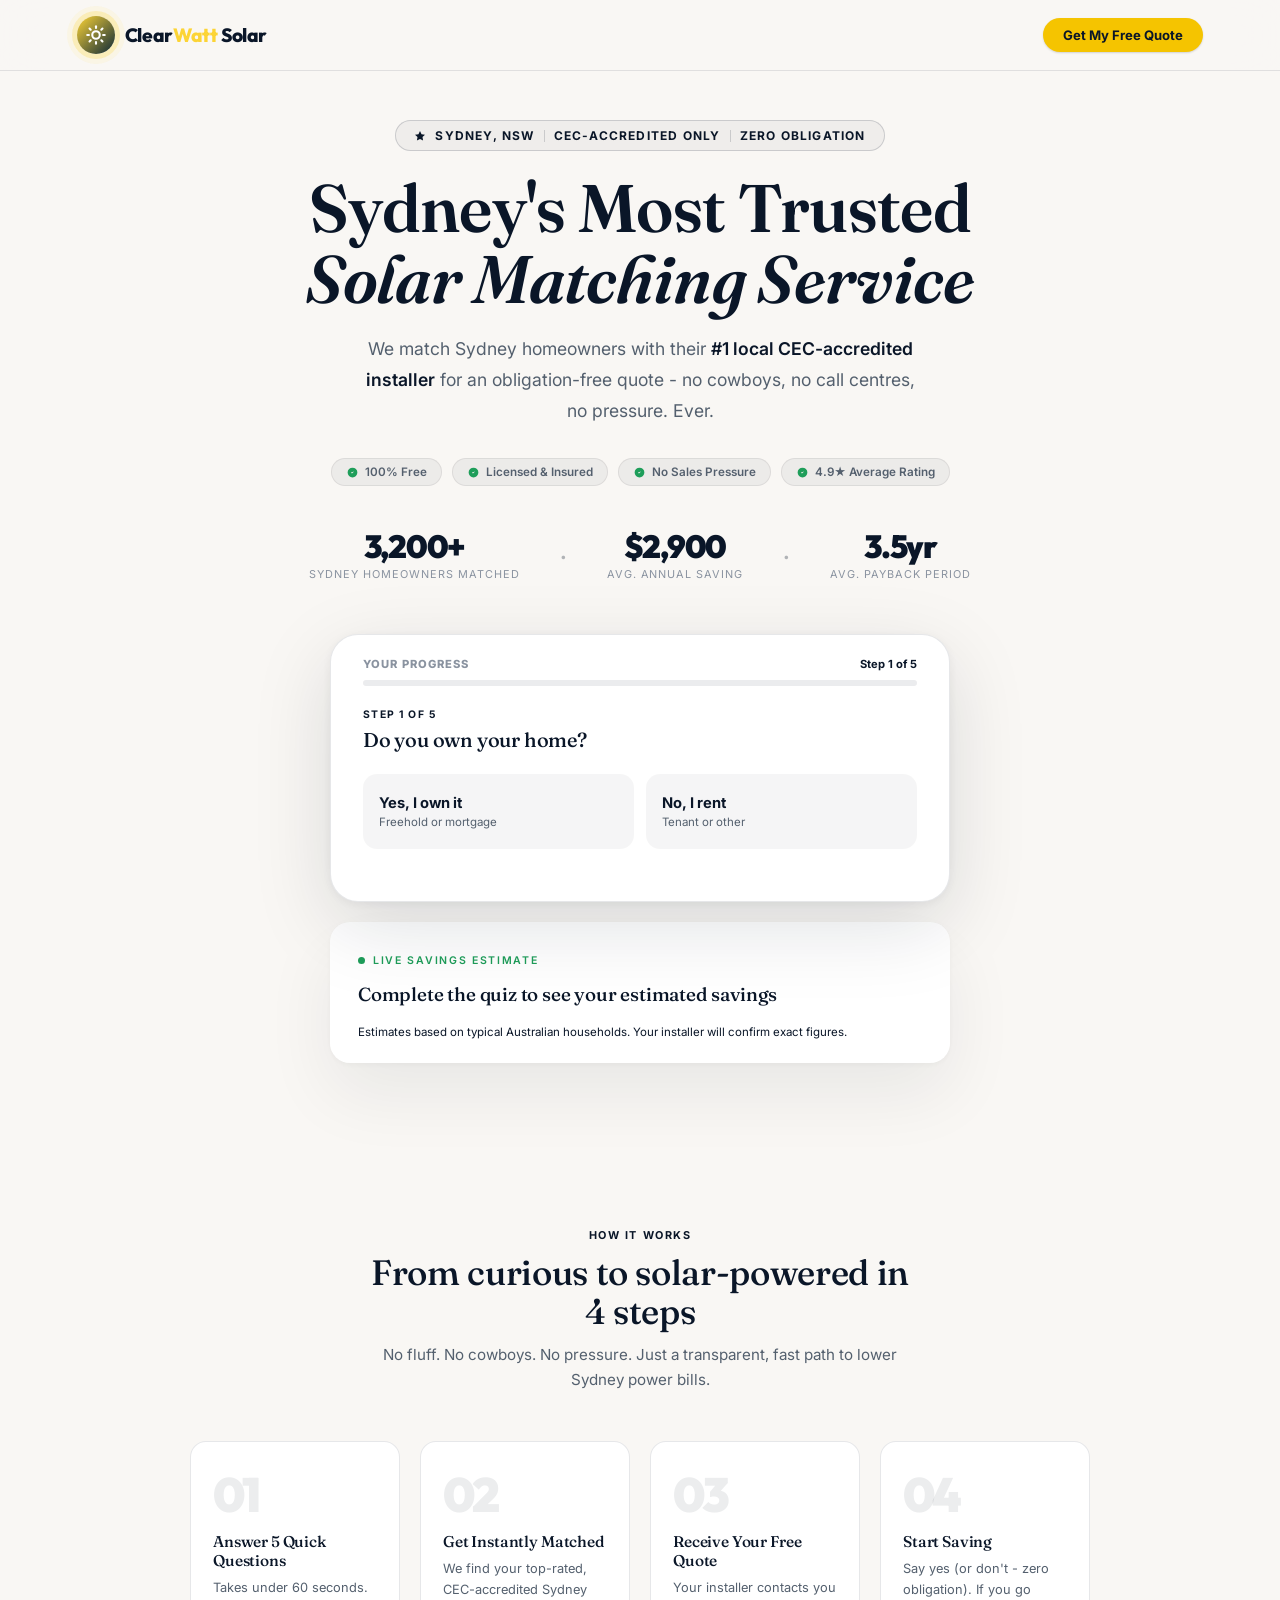
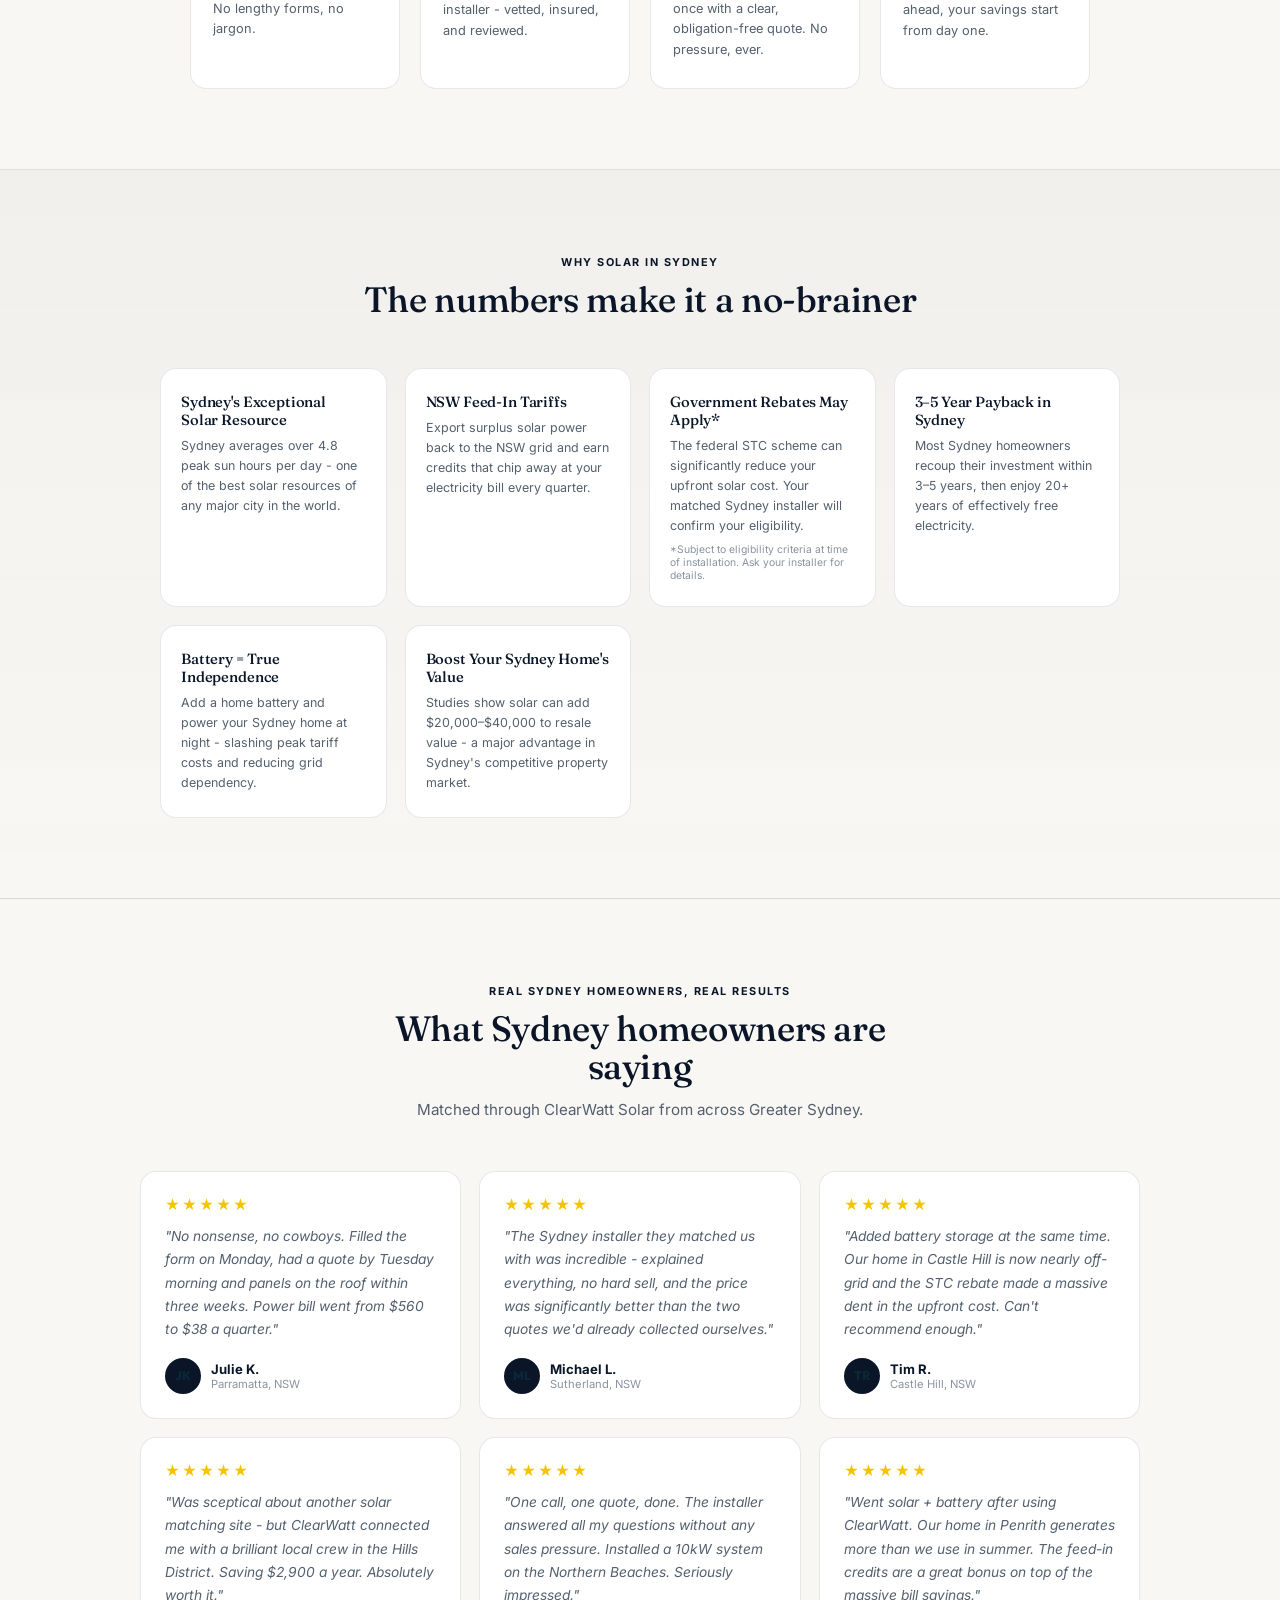
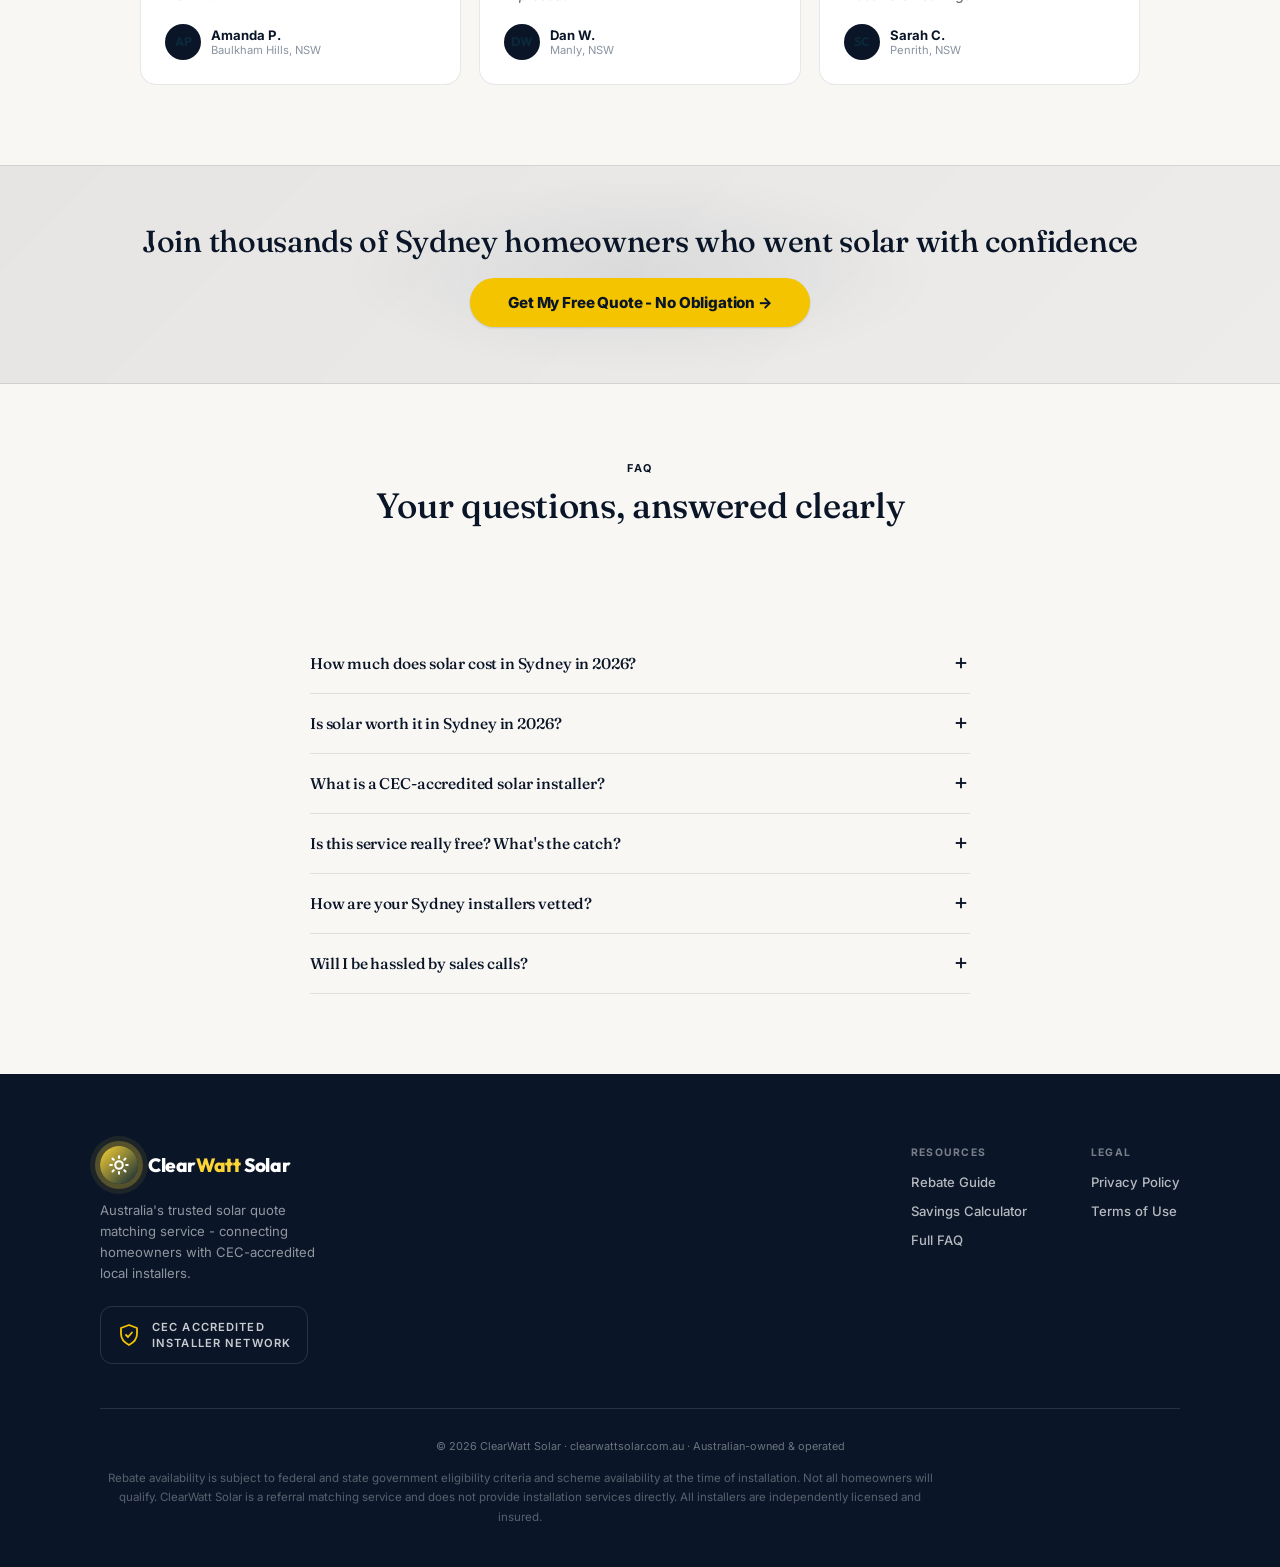
<file: sydney-quotes.html>
<!DOCTYPE html>
<html lang="en">
<head>
<!-- Google Tag Manager -->
<script>(function(w,d,s,l,i){w[l]=w[l]||[];w[l].push({'gtm.start':
new Date().getTime(),event:'gtm.js'});var f=d.getElementsByTagName(s)[0],
j=d.createElement(s),dl=l!='dataLayer'?'&l='+l:'';j.async=true;j.src=
'https://www.googletagmanager.com/gtm.js?id='+i+dl;f.parentNode.insertBefore(j,f);
})(window,document,'script','dataLayer','GTM-T3FCNT9K');</script>
<!-- End Google Tag Manager -->
<meta charset="UTF-8">
<meta name="viewport" content="width=device-width, initial-scale=1.0">
<title>ClearWatt Solar Sydney – Free Solar Quote | NSW Solar Savings</title>
<meta name="description" content="Get a free, obligation-free solar quote matched with a CEC-accredited Sydney installer. Sydney homeowners save an average of $2,900/year. No cowboys, no call centres." />
<link rel="canonical" href="https://clearwattsolar.com.au/sydney-quotes" />
<meta property="og:type" content="website" />
<meta property="og:title" content="ClearWatt Solar Sydney – Crystal Clear Solar Quotes for NSW" />
<meta property="og:description" content="Free obligation-free solar quotes for Sydney homeowners. CEC-accredited local installers only. Takes 60 seconds." />

<link rel="preconnect" href="https://fonts.googleapis.com">
<link rel="preconnect" href="https://fonts.gstatic.com" crossorigin>
<link href="https://fonts.googleapis.com/css2?family=Fraunces:ital,opsz,wght@0,9..144,400;0,9..144,500;0,9..144,600;1,9..144,500;1,9..144,600&family=Inter:wght@400;500;600;700&family=Outfit:wght@600;700;800;900&display=swap" rel="stylesheet">
<!-- Live savings estimate panel (additive, new file) -->
<link rel="stylesheet" href="/savings-panel.css">


<!-- Google tag (gtag.js) -->
<script async src="https://www.googletagmanager.com/gtag/js?id=G-W0NM149JDY"></script>
<script>
  window.dataLayer = window.dataLayer || [];
  function gtag(){dataLayer.push(arguments);}
  gtag('js', new Date()); gtag('config', 'G-W0NM149JDY');
</script>

<!-- Meta Pixel -->
<script>
!function(f,b,e,v,n,t,s){if(f.fbq)return;n=f.fbq=function(){n.callMethod?
n.callMethod.apply(n,arguments):n.queue.push(arguments)};if(!f._fbq)f._fbq=n;
n.push=n;n.loaded=!0;n.version='2.0';n.queue=[];t=b.createElement(e);t.async=!0;
t.src=v;s=b.getElementsByTagName(e)[0];s.parentNode.insertBefore(t,s)}(window,
document,'script','https://connect.facebook.net/en_US/fbevents.js');
fbq('init','1692791048547338'); fbq('track','PageView');
</script>

<!-- Structured Data -->
<script type="application/ld+json">
{
  "@context":"https://schema.org","@type":"Service",
  "name":"Free Solar Quotes Sydney",
  "provider":{"@type":"Organization","name":"ClearWatt Solar","url":"https://clearwattsolar.com.au","areaServed":{"@type":"City","name":"Sydney"}},
  "serviceType":"Solar Installation Quote",
  "offers":{"@type":"Offer","price":"0","priceCurrency":"AUD","description":"Free, obligation-free solar quotes from CEC-accredited Sydney installers."}
}
</script>

<style>
*,*::before,*::after{box-sizing:border-box;margin:0;padding:0}
:root{
  --bg:#F9F7F4;
  --surface:#FFFFFF;
  --surface2:#F3EFE8;
  --border:rgba(10,22,40,0.10);
  --border2:rgba(10,22,40,0.16);
  --cyan:#0A1628;
  --cyan-dark:#0A1628;
  --cyan-glow:rgba(10,22,40,0.06);
  --cyan-pale:rgba(10,22,40,0.04);
  --gold:#F5C400;
  --gold-dark:#0A1628;
  --white:#0A1628;
  --muted:#54606E;
  --muted2:#8A93A0;
  --green:#1E9E5A;
  --red:#C0392B;
  --orange:#F5C400;
  --radius:16px;
  --navy:#0A1628;
  --serif:'Fraunces',Georgia,'Times New Roman',serif;
  --sans:'Inter',-apple-system,BlinkMacSystemFont,'Segoe UI',sans-serif;
}

html{scroll-behavior:smooth}
body{
  font-family:'Outfit',sans-serif;
  color:var(--white);
  background:var(--bg);
  overflow-x:hidden;
}

/* ═══ ANIMATED BACKGROUND ═══ */
body::before{
  content:'';position:fixed;inset:0;
  background:
    radial-gradient(ellipse 80% 60% at 70% -10%, rgba(10,22,40,0.07) 0%, transparent 60%),
    radial-gradient(ellipse 60% 40% at -10% 80%, rgba(11,39,56,0.05) 0%, transparent 60%),
    radial-gradient(ellipse 40% 30% at 50% 110%, rgba(10,22,40,0.04) 0%, transparent 60%);
  pointer-events:none;z-index:0;
}

/* ═══ NOISE TEXTURE OVERLAY ═══ */
body::after{content:'';display:none}

/* ═══ NAV ═══ */
nav{
  position:fixed;top:0;left:0;right:0;z-index:100;
  display:flex;align-items:center;justify-content:space-between;
  padding:16px 6vw;
  background:rgba(249,247,244,0.9);
  backdrop-filter:blur(20px);
  border-bottom:1px solid var(--border);
}
.logo{display:flex;align-items:center;gap:10px;text-decoration:none}
.logo-sun{width:38px;height:38px;background:linear-gradient(135deg,#0A1628,#0b2738);border-radius:50%;display:flex;align-items:center;justify-content:center;box-shadow:0 0 0 5px rgba(10,22,40,0.25),0 0 0 10px rgba(10,22,40,0.08);animation:pulse-sun 3s ease-in-out infinite;flex-shrink:0}
.logo-sun svg{width:20px;height:20px}@keyframes pulse-sun{0%,100%{box-shadow:0 0 0 5px rgba(10,22,40,0.25),0 0 0 10px rgba(10,22,40,0.08)}50%{box-shadow:0 0 0 8px rgba(10,22,40,0.3),0 0 0 16px rgba(10,22,40,0.05)}}
.logo-text{font-family:'Outfit',sans-serif;font-weight:800;font-size:1.2rem;color:var(--white);letter-spacing:-0.02em}
.logo-text span{color:var(--cyan)}
.nav-right{display:flex;align-items:center;gap:14px}
.nav-badge{
  display:flex;align-items:center;gap:6px;
  background:rgba(34,212,122,0.1);border:1px solid rgba(34,212,122,0.25);
  border-radius:50px;padding:5px 13px;font-size:0.72rem;font-weight:700;
  color:#22d47a;letter-spacing:0.04em;
}
.nav-badge::before{content:'';width:6px;height:6px;background:#22d47a;border-radius:50%;animation:blink 2s ease-in-out infinite}
@keyframes blink{0%,100%{opacity:1}50%{opacity:0.3}}
.nav-cta{
  background:linear-gradient(135deg, var(--cyan), var(--cyan-dark));
  color:#0b2738;font-weight:700;font-size:0.82rem;
  padding:9px 20px;border-radius:50px;text-decoration:none;
  box-shadow:0 4px 20px rgba(10,22,40,0.25);
  transition:transform 0.2s,box-shadow 0.2s;
}
.nav-cta:hover{transform:translateY(-1px);box-shadow:0 6px 28px rgba(10,22,40,0.38)}

/* ═══ HERO ═══ */
.hero{
  min-height:100vh;padding:120px 6vw 80px;
  position:relative;z-index:1;
  display:flex;flex-direction:column;align-items:center;justify-content:center;
}

/* Grid lines decoration */
.hero-lines{
  position:absolute;inset:0;pointer-events:none;overflow:hidden;
  background-image:
    linear-gradient(rgba(10,22,40,0.04) 1px, transparent 1px),
    linear-gradient(90deg, rgba(10,22,40,0.04) 1px, transparent 1px);
  background-size:60px 60px;
  -webkit-mask-image:radial-gradient(ellipse 80% 80% at 50% 50%, black 30%, transparent 80%);
  mask-image:radial-gradient(ellipse 80% 80% at 50% 50%, black 30%, transparent 80%);
}

.hero-eyebrow{
  display:inline-flex;align-items:center;gap:9px;
  border:1px solid var(--border2);border-radius:50px;
  padding:7px 18px;margin-bottom:22px;font-size:0.75rem;font-weight:700;
  color:var(--cyan);letter-spacing:0.1em;text-transform:uppercase;
  background:var(--cyan-pale);
  animation:fadeSlideUp 0.6s ease forwards;
}
.hero-eyebrow .divider{width:1px;height:12px;background:var(--border2)}

.hero-h1{
  font-family:'Outfit',sans-serif;font-weight:900;
  font-size:clamp(2.4rem, 5.5vw, 4.2rem);
  line-height:1.05;letter-spacing:-0.04em;
  text-align:center;max-width:820px;
  margin-bottom:20px;
  animation:fadeSlideUp 0.7s ease 0.1s both;
}
.hero-h1 .line1{display:block;color:var(--white)}
.hero-h1 .line2{
  display:block;
  background:linear-gradient(90deg, var(--cyan), var(--gold));
  -webkit-background-clip:text;-webkit-text-fill-color:transparent;background-clip:text;
  font-family:'Lora',serif;font-style:italic;font-weight:600;
}

.hero-sub{
  text-align:center;font-size:clamp(0.95rem, 2vw, 1.1rem);
  color:var(--muted);line-height:1.75;max-width:560px;
  margin-bottom:32px;
  animation:fadeSlideUp 0.7s ease 0.2s both;
}
.hero-sub strong{color:var(--white);font-weight:600}

/* TRUST PILLS ROW */
.trust-row{
  display:flex;justify-content:center;gap:10px;flex-wrap:wrap;
  margin-bottom:44px;
  animation:fadeSlideUp 0.7s ease 0.3s both;
}
.trust-pill{
  display:flex;align-items:center;gap:6px;
  background:rgba(10,22,40,0.05);border:1px solid rgba(0,0,0,0.07);
  border-radius:50px;padding:6px 14px;font-size:0.73rem;font-weight:600;color:var(--muted);
}
.trust-pill svg{width:13px;height:13px;color:var(--green);flex-shrink:0}

/* STAT TICKER */
.stat-row{
  display:flex;justify-content:center;gap:40px;flex-wrap:wrap;
  animation:fadeSlideUp 0.7s ease 0.35s both;margin-bottom:52px;
}
.stat-item{text-align:center}
.stat-num{
  display:block;font-family:'Outfit',sans-serif;font-weight:900;
  font-size:2rem;letter-spacing:-0.04em;color:var(--cyan);line-height:1;
}
.stat-sep{color:rgba(10,22,40,0.3);font-size:1.8rem;display:flex;align-items:center}
.stat-label{font-size:0.68rem;color:var(--muted2);text-transform:uppercase;letter-spacing:0.09em;margin-top:3px}

@keyframes fadeSlideUp{
  from{opacity:0;transform:translateY(20px)}
  to{opacity:1;transform:translateY(0)}
}

/* ═══ SURVEY CARD ═══ */
.survey-wrap{
  width:100%;max-width:620px;
  animation:fadeSlideUp 0.8s ease 0.45s both;
  position:relative;z-index:5;
}
.survey-card{
  background:#ffffff;
  border:1.5px solid rgba(10,22,40,0.1);
  border-radius:28px;
  box-shadow:0 24px 80px rgba(10,22,40,0.13), 0 2px 12px rgba(10,22,40,0.06);
  overflow:hidden;
  position:relative;
}
.survey-card::before{
  content:'';position:absolute;top:0;left:0;right:0;height:5px;
  background:linear-gradient(90deg,var(--gold),var(--cyan),var(--cyan-dark));
}

/* PROGRESS */
.survey-progress{padding:22px 32px 14px}
.progress-meta{
  display:flex;justify-content:space-between;align-items:center;margin-bottom:9px;
}
.progress-label{
  font-size:0.7rem;font-weight:800;letter-spacing:0.1em;
  text-transform:uppercase;color:var(--muted2);
}
.progress-count{font-size:0.7rem;font-weight:700;color:var(--cyan)}
.prog-outer{
  height:6px;background:rgba(10,22,40,0.08);
  border-radius:100px;overflow:hidden;
}
.prog-inner{
  height:100%;width:0%;
  background:linear-gradient(90deg,var(--gold),var(--cyan));
  border-radius:100px;
  transition:width 0.5s cubic-bezier(0.34,1.56,0.64,1);
}

/* STEP DOTS - hidden, kept for JS compatibility */
.dot-row{display:none}
.sdot{width:7px;height:7px;border-radius:50%}

/* CARD BODY */
.card-body{padding:8px 32px 32px}
@media(max-width:480px){.card-body{padding:4px 18px 26px}.survey-progress{padding:20px 18px 12px}}

/* STEPS */
.step{display:none}
.step.active{display:block;animation:stepIn 0.35s ease}
@keyframes stepIn{from{opacity:0;transform:translateX(18px)}to{opacity:1;transform:translateX(0)}}

.step-label{
  font-size:0.65rem;font-weight:700;color:var(--cyan);
  text-transform:uppercase;letter-spacing:0.14em;margin-bottom:7px;
}
.step h3{
  font-family:'Outfit',sans-serif;font-weight:800;
  font-size:1.25rem;color:var(--white);
  letter-spacing:-0.02em;margin-bottom:22px;line-height:1.2;
}

/* ── CHOICE GRID ── */
.choice-grid{display:grid;grid-template-columns:1fr 1fr;gap:12px;margin-bottom:20px}
.choice-grid.one-col{grid-template-columns:1fr}
@media(max-width:440px){.choice-grid{grid-template-columns:1fr}}

.choice-card{
  border:2px solid transparent;
  border-radius:14px;padding:18px 14px;
  cursor:pointer;transition:all 0.18s ease;
  background:rgba(10,22,40,0.04);
  position:relative;overflow:hidden;
  user-select:none;
}
.choice-card::before{
  content:'';position:absolute;inset:0;
  background:linear-gradient(135deg, rgba(10,22,40,0.06), rgba(10,22,40,0.04));
  opacity:0;transition:opacity 0.18s;
}
.choice-card:hover{border-color:rgba(10,22,40,0.35);transform:translateY(-1px);box-shadow:0 6px 20px rgba(10,22,40,0.12)}
.choice-card:hover::before{opacity:1}
.choice-card.selected{
  border-color:var(--cyan);
  background:#ffffff;
  box-shadow:0 8px 28px rgba(10,22,40,0.2);
}
.choice-card.selected::before{opacity:1}
.choice-card.selected::after{
  content:'✓';position:absolute;top:9px;right:11px;
  width:22px;height:22px;background:var(--cyan);color:#ffffff;
  border-radius:50%;font-size:0.68rem;font-weight:900;
  display:flex;align-items:center;justify-content:center;line-height:22px;
}

/* Renter / disqualify card style */
.choice-card.disq-card:hover{border-color:rgba(255,71,87,0.5)}
.choice-card.disq-card.selected{border-color:var(--red);background:#ffffff}
.choice-card.disq-card.selected::after{background:var(--red)}

.cc-icon{font-size:2rem;margin-bottom:10px;display:block}
.cc-title{font-weight:700;font-size:0.92rem;color:var(--white);margin-bottom:3px}
.cc-sub{font-size:0.72rem;color:var(--muted)}

/* Horizontal choice for bill/timeline */
.choice-h{
  display:flex;align-items:center;gap:14px;
  border:2px solid transparent;
  border-radius:14px;padding:15px 16px;
  cursor:pointer;transition:all 0.18s ease;
  background:rgba(10,22,40,0.04);
  position:relative;overflow:hidden;user-select:none;
}
.choice-h:hover{border-color:rgba(10,22,40,0.35);transform:translateY(-1px);box-shadow:0 6px 20px rgba(10,22,40,0.12)}
.choice-h.selected{border-color:var(--cyan);background:#ffffff;box-shadow:0 8px 28px rgba(10,22,40,0.2)}
.choice-h.selected::after{
  content:'✓';position:absolute;top:50%;right:14px;transform:translateY(-50%);
  width:22px;height:22px;background:var(--cyan);color:#ffffff;
  border-radius:50%;font-size:0.68rem;font-weight:900;
  display:flex;align-items:center;justify-content:center;line-height:22px;
}
.ch-icon{font-size:1.5rem;flex-shrink:0}
.ch-body{flex:1}
.ch-title{font-weight:700;font-size:0.92rem;color:var(--white)}
.ch-sub{font-size:0.72rem;color:var(--muted);margin-top:2px}
.ch-badge{
  background:rgba(10,22,40,0.12);border:1px solid rgba(10,22,40,0.25);
  border-radius:50px;padding:3px 10px;font-size:0.65rem;font-weight:700;
  color:var(--gold);white-space:nowrap;flex-shrink:0;margin-right:26px;
}

/* ── INSIGHT BOX ── */
.insight{
  display:flex;gap:11px;align-items:flex-start;
  background:rgba(10,22,40,0.05);
  border:1px solid rgba(10,22,40,0.12);
  border-radius:12px;padding:13px 15px;margin-bottom:20px;
}
.insight-icon{font-size:1.2rem;flex-shrink:0;line-height:1.2}
.insight p{font-size:0.78rem;color:var(--muted);line-height:1.55}
.insight strong{color:var(--cyan);font-weight:700}

/* ── POSTCODE / MATCH ── */
.match-notice{
  display:flex;gap:12px;align-items:flex-start;
  background:rgba(34,212,122,0.06);
  border:1px solid rgba(34,212,122,0.15);
  border-radius:12px;padding:14px 16px;margin-bottom:20px;
}
.match-notice .mn-icon{font-size:1.5rem;flex-shrink:0}
.match-notice p{font-size:0.78rem;color:var(--muted);line-height:1.55}
.match-notice strong{color:var(--green);font-weight:700}

/* ── FORM FIELDS ── */
.field-wrap{margin-bottom:14px}
.field-wrap label{display:block;font-size:0.72rem;font-weight:700;color:var(--muted);text-transform:uppercase;letter-spacing:0.08em;margin-bottom:6px}
.field-wrap input{
  width:100%;background:rgba(10,22,40,0.05);
  border:1.5px solid rgba(0,0,0,0.07);
  border-radius:10px;padding:12px 14px;
  font-family:'Outfit',sans-serif;font-size:0.92rem;color:var(--white);
  outline:none;transition:border-color 0.2s,box-shadow 0.2s;
}
.field-wrap input::placeholder{color:var(--muted2)}
.field-wrap input:focus{border-color:rgba(10,22,40,0.5);box-shadow:0 0 0 3px rgba(10,22,40,0.08)}
.field-wrap input.err-field{border-color:rgba(255,71,87,0.6)}
.err-msg{color:var(--red);font-size:0.7rem;margin-top:4px;display:none}
.field-row{display:grid;grid-template-columns:1fr 1fr;gap:12px}
@media(max-width:460px){.field-row{grid-template-columns:1fr}}

/* CONSENT */
.suburb-chip{display:inline-flex;align-items:center;gap:6px;margin-top:8px;font-size:0.72rem;font-weight:700;padding:5px 14px;border-radius:50px;transition:all 0.25s}
.suburb-chip.loading{background:rgba(11,39,56,0.04);border:1px solid var(--border);color:var(--muted2)}
.suburb-chip.found{background:rgba(34,212,122,0.08);border:1px solid rgba(34,212,122,0.25);color:var(--green)}
.suburb-chip.no-coverage{background:rgba(10,22,40,0.08);border:1px solid rgba(10,22,40,0.22);color:var(--cyan-dark)}
.suburb-chip.error{background:rgba(11,39,56,0.04);border:1px solid var(--border);color:var(--muted2)}
.consent-wrap{
  display:flex;gap:10px;align-items:flex-start;margin:14px 0 18px;
  background:rgba(10,22,40,0.04);border:1px solid rgba(10,22,40,0.07);
  border-radius:10px;padding:12px 14px;
}
.consent-wrap input[type=checkbox]{
  width:16px;height:16px;flex-shrink:0;margin-top:1px;
  accent-color:var(--cyan);cursor:pointer;
}
.consent-wrap label{font-size:0.73rem;color:var(--muted);line-height:1.55;cursor:pointer}
.consent-wrap a{color:var(--cyan);text-decoration:none;opacity:0.8}
.consent-wrap a:hover{opacity:1}

/* ── BTN ── */
.btn-next{
  width:100%;border:none;border-radius:50px;
  padding:16px 28px;font-family:'Outfit',sans-serif;
  font-size:1rem;font-weight:800;cursor:pointer;
  background:linear-gradient(135deg, var(--cyan), var(--cyan-dark));
  color:#0b2738;letter-spacing:-0.01em;
  box-shadow:0 6px 28px rgba(10,22,40,0.3);
  transition:all 0.25s ease;position:relative;overflow:hidden;
}
.btn-next::before{
  content:'';position:absolute;inset:0;
  background:linear-gradient(135deg, rgba(255,255,255,0.15), transparent);
  opacity:0;transition:opacity 0.2s;
}
.btn-next:hover{transform:translateY(-2px);box-shadow:0 10px 36px rgba(10,22,40,0.42)}
.btn-next:hover::before{opacity:1}
.btn-next:disabled{opacity:0.4;cursor:not-allowed;transform:none;box-shadow:0 4px 18px rgba(10,22,40,0.15)}
.btn-back{
  display:flex;align-items:center;gap:5px;margin-top:11px;
  background:none;border:none;color:var(--muted2);font-family:'Outfit',sans-serif;
  font-size:0.78rem;font-weight:600;cursor:pointer;padding:0;
  transition:color 0.2s;
}
.btn-back:hover{color:var(--muted)}
.btn-back svg{width:13px;height:13px}

/* privacy note */
.priv-note{text-align:center;font-size:0.68rem;color:var(--muted2);margin-top:12px;display:flex;align-items:center;justify-content:center;gap:5px}
.priv-note svg{width:11px;height:11px;color:var(--green)}

/* ═══ RENTER MESSAGE ═══ */
#renter-msg{display:none;text-align:center;padding:16px 0 8px}
.renter-icon{font-size:3rem;margin-bottom:14px}
.renter-msg-title{font-family:'Outfit',sans-serif;font-weight:800;font-size:1.1rem;color:var(--white);margin-bottom:10px;letter-spacing:-0.02em}
.renter-box{background:rgba(10,22,40,0.05);border:1px solid var(--border);border-radius:12px;padding:14px;margin-top:16px;font-size:0.78rem;color:var(--muted);line-height:1.6}

/* ═══ BELOW THE FOLD ═══ */

/* HOW IT WORKS */
.hiw-section{padding:80px 6vw;position:relative;z-index:1}
.section-head{text-align:center;max-width:560px;margin:0 auto 48px}
.section-eyebrow{
  display:inline-block;font-size:0.68rem;font-weight:700;
  color:var(--cyan);text-transform:uppercase;letter-spacing:0.14em;
  margin-bottom:12px;
}
.section-h2{
  font-family:'Outfit',sans-serif;font-weight:900;
  font-size:clamp(1.6rem,3vw,2.2rem);color:var(--white);
  letter-spacing:-0.04em;line-height:1.1;margin-bottom:10px;
}
.section-sub{font-size:0.95rem;color:var(--muted);line-height:1.7}

.hiw-grid{
  display:grid;grid-template-columns:repeat(auto-fit,minmax(200px,1fr));
  gap:20px;max-width:900px;margin:0 auto;
}
.hiw-card{
  background:var(--surface);border:1px solid var(--border);
  border-radius:var(--radius);padding:28px 22px;
  position:relative;overflow:hidden;
  transition:transform 0.25s,border-color 0.25s;
}
.hiw-card:hover{transform:translateY(-4px);border-color:var(--border2)}
.hiw-card::before{
  content:'';position:absolute;top:0;left:0;right:0;height:2px;
  background:linear-gradient(90deg,var(--cyan),var(--gold));
  transform:scaleX(0);transform-origin:left;transition:transform 0.35s;
}
.hiw-card:hover::before{transform:scaleX(1)}
.hiw-num{
  font-family:'Outfit',sans-serif;font-size:3rem;font-weight:900;
  color:rgba(10,22,40,0.08);line-height:1;margin-bottom:14px;
  letter-spacing:-0.06em;
}
.hiw-card h4{font-family:'Outfit',sans-serif;font-weight:800;font-size:0.97rem;color:var(--white);margin-bottom:8px}
.hiw-card p{font-size:0.8rem;color:var(--muted);line-height:1.6}

/* FACTS SECTION */
.facts-section{
  background:linear-gradient(180deg, rgba(10,22,40,0.03) 0%, transparent 100%);
  border-top:1px solid var(--border);border-bottom:1px solid var(--border);
  padding:80px 6vw;position:relative;z-index:1;
}
.facts-grid{
  display:grid;grid-template-columns:repeat(auto-fit,minmax(220px,1fr));
  gap:18px;max-width:960px;margin:0 auto;
}
.fact-card{
  background:var(--surface);border:1px solid var(--border);
  border-radius:var(--radius);padding:24px 20px;
}
.fact-icon{font-size:1.7rem;margin-bottom:12px;display:block}
.fact-card h4{font-family:'Outfit',sans-serif;font-weight:700;font-size:0.92rem;color:var(--cyan);margin-bottom:7px}
.fact-card p{font-size:0.78rem;color:var(--muted);line-height:1.6}
.fact-asterisk{font-size:0.65rem;color:var(--muted2);margin-top:7px;display:block}

/* REVIEWS */
.reviews-section{padding:80px 6vw;position:relative;z-index:1}
.reviews-grid{
  display:grid;grid-template-columns:repeat(auto-fit,minmax(260px,1fr));
  gap:18px;max-width:1000px;margin:0 auto;
}
.review-card{
  background:var(--surface);border:1px solid var(--border);
  border-radius:var(--radius);padding:24px;
  transition:transform 0.25s,border-color 0.25s;
}
.review-card:hover{transform:translateY(-3px);border-color:var(--border2)}
.review-stars{color:var(--gold);font-size:0.9rem;letter-spacing:2px;margin-bottom:12px}
.review-text{font-size:0.86rem;color:var(--muted);line-height:1.7;margin-bottom:16px;font-style:italic}
.reviewer{display:flex;align-items:center;gap:10px}
.reviewer-av{
  width:36px;height:36px;border-radius:50%;flex-shrink:0;
  background:linear-gradient(135deg,var(--cyan),var(--cyan-dark));
  display:flex;align-items:center;justify-content:center;
  font-family:'Outfit',sans-serif;font-weight:800;font-size:0.78rem;color:#0b2738;
}
.reviewer-name{font-weight:700;font-size:0.82rem;color:var(--white)}
.reviewer-loc{font-size:0.7rem;color:var(--muted2)}

/* CTA STRIP */
.cta-strip{
  background:linear-gradient(135deg, rgba(10,22,40,0.08), rgba(11,39,56,0.05));
  border-top:1px solid var(--border);border-bottom:1px solid var(--border);
  padding:56px 20px;text-align:center;position:relative;z-index:1;overflow:hidden;
}
.cta-strip::before{
  content:'';position:absolute;top:50%;left:50%;
  transform:translate(-50%,-50%);
  width:600px;height:200px;
  background:radial-gradient(ellipse, rgba(10,22,40,0.07) 0%, transparent 70%);
  pointer-events:none;
}
.cta-strip h3{
  font-family:'Outfit',sans-serif;font-weight:900;
  font-size:clamp(1.3rem,3vw,1.9rem);color:var(--white);
  letter-spacing:-0.04em;margin-bottom:18px;position:relative;z-index:1;
}
.cta-btn{
  display:inline-block;position:relative;z-index:1;
  background:linear-gradient(135deg,var(--cyan),var(--cyan-dark));
  color:#0b2738;font-family:'Outfit',sans-serif;font-weight:800;
  font-size:0.95rem;padding:15px 38px;border-radius:50px;text-decoration:none;
  box-shadow:0 6px 28px rgba(10,22,40,0.3);transition:all 0.2s;letter-spacing:-0.01em;
}
.cta-btn:hover{transform:translateY(-2px);box-shadow:0 10px 38px rgba(10,22,40,0.42)}

/* FAQ */
.faq-section{padding:60px 20px 80px;max-width:700px;margin:0 auto;position:relative;z-index:1}
.faq-item{border-bottom:1px solid var(--border);padding:20px 0}
.faq-q{
  font-family:'Outfit',sans-serif;font-size:0.97rem;font-weight:700;
  color:var(--white);cursor:pointer;
  display:flex;justify-content:space-between;align-items:center;gap:14px;
  letter-spacing:-0.01em;
}
.faq-q svg{flex-shrink:0;width:18px;height:18px;color:var(--cyan);transition:transform 0.3s}
.faq-a{font-size:0.86rem;color:var(--muted);line-height:1.7;max-height:0;overflow:hidden;transition:max-height 0.35s ease,padding 0.2s}
.faq-item.open .faq-a{max-height:220px;padding-top:10px}
.faq-item.open .faq-q svg{transform:rotate(45deg)}

/* FOOTER */
footer{
  background:#0b2738;border-top:none;
  padding:40px 6vw 28px;position:relative;z-index:1;
}
.footer-inner{
  max-width:1000px;margin:0 auto;
  display:flex;justify-content:space-between;align-items:flex-start;
  flex-wrap:wrap;gap:32px;padding-bottom:28px;border-bottom:1px solid var(--border);
}
.footer-brand p{font-size:0.82rem;color:var(--muted2);margin-top:10px;max-width:220px;line-height:1.6}
.footer-col h5{font-size:0.65rem;font-weight:700;color:var(--muted2);text-transform:uppercase;letter-spacing:0.12em;margin-bottom:12px}
.footer-col ul{list-style:none;display:flex;flex-direction:column;gap:9px}
.footer-col a{text-decoration:none;font-size:0.82rem;color:var(--muted);transition:color 0.2s;font-weight:500}
.footer-col a:hover{color:var(--cyan)}
.footer-bottom{
  max-width:1000px;margin:20px auto 0;
  font-size:0.68rem;color:var(--muted2);text-align:center;line-height:1.8;
}

/* LOADING OVERLAY */
.overlay{
  display:none;position:fixed;inset:0;z-index:999;
  background:rgba(28,10,0,0.92);
  align-items:center;justify-content:center;flex-direction:column;gap:16px;
  backdrop-filter:blur(8px);
}
.overlay.show{display:flex}
.spinner{
  width:44px;height:44px;
  border:3px solid rgba(10,22,40,0.15);
  border-top-color:var(--cyan);
  border-radius:50%;animation:spin 0.75s linear infinite;
}
@keyframes spin{to{transform:rotate(360deg)}}
.overlay p{font-family:'Outfit',sans-serif;font-weight:700;color:#F9F7F4;font-size:0.95rem;letter-spacing:-0.01em}

/* HAMBURGER / MOB NAV */
.hamburger{display:none;flex-direction:column;gap:5px;cursor:pointer;border:none;background:none;padding:6px}
.hamburger span{display:block;width:22px;height:2px;background:var(--muted);border-radius:2px;transition:transform 0.3s,opacity 0.3s}
.hamburger.open span:nth-child(1){transform:translateY(7px) rotate(45deg)}
.hamburger.open span:nth-child(2){opacity:0}
.hamburger.open span:nth-child(3){transform:translateY(-7px) rotate(-45deg)}
.mob-nav{display:none;position:fixed;inset:0;background:var(--bg);z-index:90;padding:80px 6vw 40px;flex-direction:column}
.mob-nav.open{display:flex}
.mob-nav ul{list-style:none;display:flex;flex-direction:column;border-top:1px solid var(--border)}
.mob-nav ul li a{display:block;font-family:'Outfit',sans-serif;font-size:1.1rem;font-weight:700;color:var(--white);text-decoration:none;padding:16px 0;border-bottom:1px solid var(--border);transition:color 0.2s}
.mob-nav ul li a:hover{color:var(--cyan)}
.mob-cta{margin-top:28px}
.mob-cta a{display:block;text-align:center;background:linear-gradient(135deg,var(--cyan),var(--cyan-dark));color:#0b2738;font-family:'Outfit',sans-serif;font-weight:800;font-size:1rem;padding:16px;border-radius:50px;text-decoration:none}

@media(max-width:640px){
  .nav-right .nav-cta{display:none}
  .nav-right .nav-badge{display:none}
  .hamburger{display:flex}
  nav{padding:14px 5vw}
  .hero{padding:100px 5vw 60px}
  .cta-strip h3{font-size:1.3rem}
  .stat-sep{display:none}
}

/* Footer dark background overrides */
footer .logo-text{color:#ffffff}
footer .logo-text span{color:var(--cyan)}
footer .footer-col a{color:rgba(255,255,255,0.55)}
footer .footer-col a:hover{color:var(--cyan)}
footer .footer-brand p{color:rgba(255,255,255,0.38)}
footer .footer-col h5{color:rgba(255,255,255,0.35)}
footer .footer-bottom{color:rgba(255,255,255,0.3)}
.footer-inner{border-bottom-color:rgba(255,255,255,0.1)}

/* ===== ClearWatt premium brand alignment ===== */
body{font-family:var(--sans)!important;color:var(--white);background:var(--bg);-webkit-font-smoothing:antialiased}
body::before{display:none!important}
.hero-lines{display:none!important}
h1,h2,h3,h4,.hero-h1,.section-h2,.step h3,.cta-strip h3,.faq-q,.section-h1{font-family:var(--serif)!important;font-weight:500!important;letter-spacing:-0.01em}
.hero-h1{font-weight:600!important}
.hero-h1 .line1{color:var(--white)!important}
.hero-h1 .line2,.section-h2 .line2{background:none!important;-webkit-text-fill-color:initial!important;background-clip:initial!important;-webkit-background-clip:initial!important;color:var(--white)!important;font-family:var(--serif)!important;font-style:italic;font-weight:600!important}
.logo-mark{width:30px;height:30px;flex-shrink:0;color:var(--navy)}
.logo-mark .ray{stroke:var(--navy)}
.logo-mark .core{fill:var(--gold)}
.logo-text{font-family:var(--serif)!important;font-weight:600!important;font-size:1.32rem!important;color:var(--white)!important;letter-spacing:-0.01em}
.logo-text span{color:var(--white)!important}
.logo-sun{background:var(--navy)!important;box-shadow:none!important;animation:none!important}
/* key CTAs in ClearWatt yellow; everything else stays navy */
.nav-cta,.btn-next,.cta-btn,.mob-cta a{background:var(--gold)!important;background-image:none!important;color:#0A1628!important;border:none!important;box-shadow:0 1px 2px rgba(10,22,40,0.16)!important;border-radius:999px!important;font-family:var(--sans)!important;text-shadow:none!important}
.nav-cta:hover,.btn-next:hover,.cta-btn:hover,.mob-cta a:hover{background:#FFD11A!important}
#postcodeBtn{background:var(--navy)!important;color:#fff!important}
#postcodeBtn:hover{background:#11233B!important}
.btn-next:disabled{opacity:0.45!important;box-shadow:none!important}
.survey-card::before{display:none!important}
.prog-inner{background:var(--navy)!important;background-image:none!important}
.review-stars{color:var(--gold)!important}
/* footer */
footer{background:var(--navy)!important;padding:72px 6vw 40px!important}
.footer-inner{display:flex!important;justify-content:space-between;flex-wrap:wrap;gap:48px;max-width:1080px;margin:0 auto;padding-bottom:44px;border-bottom:1px solid rgba(255,255,255,0.12)!important}
.footer-brand{max-width:300px}
.footer-brand .logo-text,.footer-brand .logo-text span{color:#fff!important}
.footer-brand .logo-mark{color:#fff}
.footer-brand .logo-mark .ray{stroke:#fff}
.footer-brand .logo-mark .core{fill:var(--gold)}
.footer-brand p{color:rgba(255,255,255,0.55)!important;margin-top:16px}
.footer-cols{display:flex;gap:64px;flex-wrap:wrap}
.footer-col h5{color:rgba(255,255,255,0.45)!important}
.footer-col a{color:rgba(255,255,255,0.7)!important}
.footer-col a:hover{color:#fff!important}
.footer-bottom{color:rgba(255,255,255,0.4)!important;max-width:1080px;margin:28px auto 0}
.footer-disclaimer{margin-top:12px;font-size:0.72rem;color:rgba(255,255,255,0.32);max-width:840px;line-height:1.7}
.cec-badge{display:inline-flex;align-items:center;gap:11px;margin-top:22px;border:1px solid rgba(255,255,255,0.12);border-radius:12px;padding:12px 16px}
.cec-badge svg{width:24px;height:24px;color:var(--gold);flex-shrink:0}
.cec-badge-txt{font-size:0.7rem;font-weight:600;letter-spacing:0.1em;text-transform:uppercase;color:rgba(255,255,255,0.78);line-height:1.45}
.overlay{background:rgba(10,22,40,0.94)!important}
.spinner{border-top-color:var(--gold)!important}
.overlay p{color:#fff!important;font-family:var(--sans)!important}

/* ===== original ClearWatt logo restored ===== */
.logo-mark{display:none!important}
.logo-sun{width:38px!important;height:38px!important;background:linear-gradient(135deg,#fcd435,#0b2738)!important;border-radius:50%!important;display:flex!important;align-items:center!important;justify-content:center!important;box-shadow:0 0 0 5px rgba(252,212,53,0.25),0 0 0 10px rgba(252,212,53,0.08)!important;animation:pulse-sun 3s ease-in-out infinite!important;flex-shrink:0!important;padding:0!important}
.logo-sun svg{width:20px!important;height:20px!important;display:block!important}
@keyframes pulse-sun{0%,100%{box-shadow:0 0 0 5px rgba(252,212,53,0.25),0 0 0 10px rgba(252,212,53,0.08)}50%{box-shadow:0 0 0 8px rgba(252,212,53,0.3),0 0 0 16px rgba(252,212,53,0.05)}}
.logo-text{font-family:'Outfit',sans-serif!important;font-weight:800!important;font-size:1.2rem!important;color:#0A1628!important;letter-spacing:-0.02em!important}
.logo-text span{color:#fcd435!important}
footer .logo-text,.footer-brand .logo-text{color:#ffffff!important}
footer .logo-text span,.footer-brand .logo-text span{color:#fcd435!important}
</style>
</head>
<body>
<!-- Google Tag Manager (noscript) -->
<noscript><iframe src="https://www.googletagmanager.com/ns.html?id=GTM-T3FCNT9K"
height="0" width="0" style="display:none;visibility:hidden"></iframe></noscript>
<!-- End Google Tag Manager (noscript) -->

<!-- LOADING OVERLAY -->
<div class="overlay" id="overlay">
  <div class="spinner"></div>
  <p>Locating your installer…</p>
</div>

<!-- ═══ NAV ═══ -->
<nav>
  <a href="/" class="logo">
    <div class="logo-sun">
      <svg viewBox="0 0 24 24" fill="none" stroke="white" stroke-width="2.5" stroke-linecap="round">
        <circle cx="12" cy="12" r="4.5"/>
        <line x1="12" y1="1.5" x2="12" y2="3.5"/><line x1="12" y1="20.5" x2="12" y2="22.5"/>
        <line x1="4.22" y1="4.22" x2="5.64" y2="5.64"/><line x1="18.36" y1="18.36" x2="19.78" y2="19.78"/>
        <line x1="1.5" y1="12" x2="3.5" y2="12"/><line x1="20.5" y1="12" x2="22.5" y2="12"/>
        <line x1="4.22" y1="19.78" x2="5.64" y2="18.36"/><line x1="18.36" y1="5.64" x2="19.78" y2="4.22"/>
      </svg>
    </div>
    <span class="logo-text">Clear<span>Watt</span> Solar</span>
  </a>
  <div class="nav-right">
    <a href="#quote" class="nav-cta">Get My Free Quote</a>
    <button class="hamburger" id="hamburger" aria-label="Menu" onclick="toggleMob()">
      <span></span><span></span><span></span>
    </button>
  </div>
</nav>

<div class="mob-nav" id="mobNav">
  <ul>
    <li><a href="#quote" onclick="closeMob()">Get a Free Quote</a></li>
    <li><a href="#how" onclick="closeMob()">How It Works</a></li>
    <li><a href="#reviews" onclick="closeMob()">Reviews</a></li>
    <li><a href="#faq" onclick="closeMob()">FAQ</a></li>
    <li><a href="/privacy-policy" onclick="closeMob()">Privacy Policy</a></li>
  </ul>
  <div class="mob-cta"><a href="#quote" onclick="closeMob()">Get My Free Quote →</a></div>
</div>

<!-- ═══ HERO ═══ -->
<section class="hero" id="quote">
  <div class="hero-lines" aria-hidden="true"></div>

  <div class="hero-eyebrow">
    <svg width="12" height="12" viewBox="0 0 24 24" fill="currentColor"><path d="M12 2l3.09 6.26L22 9.27l-5 4.87 1.18 6.88L12 17.77l-6.18 3.25L7 14.14 2 9.27l6.91-1.01L12 2z"/></svg>
    <span> Sydney, NSW</span>
    <div class="divider"></div>
    <span>CEC-Accredited Only</span>
    <div class="divider"></div>
    <span>Zero Obligation</span>
  </div>

  <h1 class="hero-h1">
    <span class="line1">Sydney's Most Trusted</span>
    <span class="line2">Solar Matching Service</span>
  </h1>

  <p class="hero-sub">
    We match Sydney homeowners with their <strong>#1 local CEC-accredited installer</strong> for an obligation-free quote - no cowboys, no call centres, no pressure. Ever.
  </p>

  <div class="trust-row">
    <div class="trust-pill">
      <svg viewBox="0 0 24 24" fill="currentColor"><path d="M9 12l2 2 4-4m6 2a9 9 0 11-18 0 9 9 0 0118 0z"/></svg>
      100% Free
    </div>
    <div class="trust-pill">
      <svg viewBox="0 0 24 24" fill="currentColor"><path d="M9 12l2 2 4-4m6 2a9 9 0 11-18 0 9 9 0 0118 0z"/></svg>
      Licensed &amp; Insured
    </div>
    <div class="trust-pill">
      <svg viewBox="0 0 24 24" fill="currentColor"><path d="M9 12l2 2 4-4m6 2a9 9 0 11-18 0 9 9 0 0118 0z"/></svg>
      No Sales Pressure
    </div>
    <div class="trust-pill">
      <svg viewBox="0 0 24 24" fill="currentColor"><path d="M9 12l2 2 4-4m6 2a9 9 0 11-18 0 9 9 0 0118 0z"/></svg>
      4.9★ Average Rating
    </div>
  </div>

  <div class="stat-row">
    <div class="stat-item">
      <span class="stat-num">3,200+</span>
      <span class="stat-label">Sydney Homeowners Matched</span>
    </div>
    <div class="stat-sep">·</div>
    <div class="stat-item">
      <span class="stat-num">$2,900</span>
      <span class="stat-label">Avg. Annual Saving</span>
    </div>
    <div class="stat-sep">·</div>
    <div class="stat-item">
      <span class="stat-num">3.5yr</span>
      <span class="stat-label">Avg. Payback Period</span>
    </div>
  </div>

  <!-- ═══ SURVEY CARD ═══ -->
  <div class="survey-wrap">
      <div class="survey-card">

        <div class="survey-progress">
          <div class="progress-meta">
            <span class="progress-label">Your Progress</span>
            <span class="progress-count" id="progressCount">Step 1 of 5</span>
          </div>
          <div class="prog-outer"><div class="prog-inner" id="progFill"></div></div>
        </div>

        <div class="card-body">

          <!-- STEP 1: OWNERSHIP -->
          <div class="step active" id="step1">
            <div id="step1-inner">
              <div class="step-label">Step 1 of 5</div>
              <h3>Do you own your home?</h3>
              <div class="choice-grid">
                <div class="choice-card" onclick="pickOwner(true, 'own', this)">
                  <div class="cc-title">Yes, I own it</div>
                  <div class="cc-sub">Freehold or mortgage</div>
                </div>
                <div class="choice-card disq-card" onclick="pickOwner(false, 'rent', this)">
                  <div class="cc-title">No, I rent</div>
                  <div class="cc-sub">Tenant or other</div>
                </div>
              </div>
            </div>
            <div id="renter-msg">
              <div class="renter-msg-title">Solar quotes are for homeowners</div>
              <p style="font-size:0.92rem;color:var(--ink-60);line-height:1.7">Our service is currently available to homeowners only. If your situation changes, we'd be glad to help in future.</p>
              <div class="renter-box"><strong>Buying soon?</strong> Bookmark this page - solar is one of the most rewarding first upgrades for new homeowners in Australia.</div>
            </div>
          </div>

          <!-- STEP 2: BILL -->
          <div class="step" id="step2">
            <div class="step-label">Step 2 of 5</div>
            <h3>What's your average quarterly electricity bill?</h3>
            <div class="choice-stack">
              <div class="choice-h" onclick="pickBill(this,'Under $300')">
                <div class="ch-body">
                  <div class="ch-title">Under $300</div>
                  <div class="ch-sub">Low usage</div>
                </div>
              </div>
              <div class="choice-h" onclick="pickBill(this,'$300–$500')">
                <div class="ch-body">
                  <div class="ch-title">$300 – $500</div>
                  <div class="ch-sub">Average household</div>
                </div>
              </div>
              <div class="choice-h" onclick="pickBill(this,'$500–$800')">
                <div class="ch-body">
                  <div class="ch-title">$500 – $800</div>
                  <div class="ch-sub">High usage</div>
                </div>
              </div>
              <div class="choice-h" onclick="pickBill(this,'$800+')">
                <div class="ch-body">
                  <div class="ch-title">$800+</div>
                  <div class="ch-sub">Very high usage</div>
                </div>
              </div>
            </div>
            <div class="note">
              <p>The higher your bill, the faster solar pays for itself. At $500 a quarter, most Australian homeowners reach <strong>full payback in under four years.</strong></p>
            </div>
            <button class="btn-back" onclick="goToStep(2,1)">
              <svg viewBox="0 0 24 24" fill="none" stroke="currentColor" stroke-width="2.5" stroke-linecap="round"><path d="M19 12H5M12 19l-7-7 7-7"/></svg>
              Back
            </button>
          </div>

          <!-- STEP 3: TIMELINE -->
          <div class="step" id="step3">
            <div class="step-label">Step 3 of 5</div>
            <h3>When are you looking to go solar?</h3>
            <div class="choice-stack">
              <div class="choice-h" onclick="pickTimeline(this,'ASAP')">
                <div class="ch-body">
                  <div class="ch-title">As soon as possible</div>
                  <div class="ch-sub">Within 1 month</div>
                </div>
              </div>
              <div class="choice-h" onclick="pickTimeline(this,'1-3 Months')">
                <div class="ch-body">
                  <div class="ch-title">1 – 3 months</div>
                  <div class="ch-sub">Planning ahead</div>
                </div>
              </div>
              <div class="choice-h" onclick="pickTimeline(this,'3-6 Months')">
                <div class="ch-body">
                  <div class="ch-title">3 – 6 months</div>
                  <div class="ch-sub">Researching options</div>
                </div>
              </div>
              <div class="choice-h" onclick="pickTimeline(this,'Just Exploring')">
                <div class="ch-body">
                  <div class="ch-title">Just exploring</div>
                  <div class="ch-sub">No rush yet</div>
                </div>
              </div>
            </div>
            <div class="note">
              <p>No pressure either way. Whether you're ready now or in six months, <strong>requesting a quote today locks in current rebate levels.</strong></p>
            </div>
            <button class="btn-back" onclick="goToStep(3,2)">
              <svg viewBox="0 0 24 24" fill="none" stroke="currentColor" stroke-width="2.5" stroke-linecap="round"><path d="M19 12H5M12 19l-7-7 7-7"/></svg>
              Back
            </button>
          </div>

          <!-- STEP 4: POSTCODE -->
          <div class="step" id="step4">
            <div class="step-label">Step 4 of 5</div>
            <h3>What's your postcode?</h3>

            <div class="match-notice">
              <p>We use your postcode to <strong>match you with your nearest pre-vetted local installer.</strong></p>
            </div>

            <div class="field-wrap">
              <label>Postcode</label>
              <input type="text" id="postcode" placeholder="e.g. 2000" maxlength="4" inputmode="numeric" oninput="this.value=this.value.replace(/\D/g,'').slice(0,4);onPostcodeTyping()">
              <div class="suburb-chip" id="suburb-chip" style="display:none">
                <span id="suburb-text"></span>
              </div>
              <div class="err-msg" id="err-postcode">Please enter a valid 4-digit postcode</div>
            </div>

            <button class="btn-next secondary" id="postcodeBtn" onclick="submitPostcode()">Find My Installer</button>
            <div style="text-align:left"><button class="btn-back" onclick="goToStep(4,3)">
              <svg viewBox="0 0 24 24" fill="none" stroke="currentColor" stroke-width="2.5" stroke-linecap="round"><path d="M19 12H5M12 19l-7-7 7-7"/></svg>
              Back
            </button></div>
          </div>

          <!-- STEP 5: CONTACT -->
          <div class="step" id="step5">
            <div class="step-label">Step 5 of 5 - Almost there</div>
            <h3>Where should we send your quote?</h3>

            <div class="match-notice" id="matchNotice">
              <p>We've matched you with <strong id="buyerName">a pre-vetted local installer</strong> covering your area. Enter your details for your free, obligation-free solar quote.</p>
            </div>

            <div class="field-row">
              <div class="field-wrap">
                <label>First Name</label>
                <input type="text" id="firstName" placeholder="e.g. Sarah" autocomplete="given-name" oninput="validateContact()">
                <div class="err-msg" id="err-firstName">Required</div>
              </div>
              <div class="field-wrap">
                <label>Last Name</label>
                <input type="text" id="lastName" placeholder="e.g. Johnson" autocomplete="family-name" oninput="validateContact()">
                <div class="err-msg" id="err-lastName">Required</div>
              </div>
            </div>

            <div class="field-wrap">
              <label>Mobile Number</label>
              <input type="tel" id="phone" placeholder="04XX XXX XXX" inputmode="numeric" autocomplete="tel" oninput="validateContact()">
              <div class="err-msg" id="err-phone">Enter a valid Australian mobile</div>
            </div>

            <div class="field-wrap">
              <label>Email Address</label>
              <input type="email" id="email" placeholder="you@example.com" autocomplete="email" oninput="validateContact()">
              <div class="err-msg" id="err-email">Enter a valid email</div>
            </div>

            <div class="consent-wrap">
              <input type="checkbox" id="consent" onchange="validateContact()">
              <label for="consent">
                I agree to be contacted by <strong id="consentBuyerName">a pre-vetted CEC-accredited installer</strong> regarding my obligation-free solar quote. My details will be shared only with my matched installer. I've read the <a href="/privacy-policy">Privacy Policy</a> and <a href="/terms">Terms of Use</a>.
              </label>
            </div>
            <button class="btn-next" id="submitBtn" disabled onclick="submitForm()">
              Get Your Free Quote
            </button>
            <div class="priv-note">
              Your details are shared only with your matched installer - never sold to a call centre or third parties.
            </div>
            <div style="text-align:left"><button class="btn-back" style="margin-top:16px" onclick="goToStep(5,4)">
              <svg viewBox="0 0 24 24" fill="none" stroke="currentColor" stroke-width="2.5" stroke-linecap="round"><path d="M19 12H5M12 19l-7-7 7-7"/></svg>
              Back
            </button></div>
          </div>

        </div>
      </div>
    </div>
  </div>
</section>

<!-- ═══ HOW IT WORKS ═══ -->
<section class="hiw-section" id="how">
  <div class="section-head">
    <div class="section-eyebrow">How It Works</div>
    <h2 class="section-h2">From curious to solar-powered in 4 steps</h2>
    <p class="section-sub">No fluff. No cowboys. No pressure. Just a transparent, fast path to lower Sydney power bills.</p>
  </div>
  <div class="hiw-grid">
    <div class="hiw-card">
      <div class="hiw-num">01</div>
      <h4>Answer 5 Quick Questions</h4>
      <p>Takes under 60 seconds. No lengthy forms, no jargon.</p>
    </div>
    <div class="hiw-card">
      <div class="hiw-num">02</div>
      <h4>Get Instantly Matched</h4>
      <p>We find your top-rated, CEC-accredited Sydney installer - vetted, insured, and reviewed.</p>
    </div>
    <div class="hiw-card">
      <div class="hiw-num">03</div>
      <h4>Receive Your Free Quote</h4>
      <p>Your installer contacts you once with a clear, obligation-free quote. No pressure, ever.</p>
    </div>
    <div class="hiw-card">
      <div class="hiw-num">04</div>
      <h4>Start Saving</h4>
      <p>Say yes (or don't - zero obligation). If you go ahead, your savings start from day one.</p>
    </div>
  </div>
</section>

<!-- ═══ FACTS ═══ -->
<section class="facts-section">
  <div class="section-head">
    <div class="section-eyebrow">Why Solar In Sydney</div>
    <h2 class="section-h2">The numbers make it a no-brainer</h2>
  </div>
  <div class="facts-grid">
    <div class="fact-card">
      
      <h4>Sydney's Exceptional Solar Resource</h4>
      <p>Sydney averages over 4.8 peak sun hours per day - one of the best solar resources of any major city in the world.</p>
    </div>
    <div class="fact-card">
      
      <h4>NSW Feed-In Tariffs</h4>
      <p>Export surplus solar power back to the NSW grid and earn credits that chip away at your electricity bill every quarter.</p>
    </div>
    <div class="fact-card">
      
      <h4>Government Rebates May Apply*</h4>
      <p>The federal STC scheme can significantly reduce your upfront solar cost. Your matched Sydney installer will confirm your eligibility.</p>
      <span class="fact-asterisk">*Subject to eligibility criteria at time of installation. Ask your installer for details.</span>
    </div>
    <div class="fact-card">
      
      <h4>3–5 Year Payback in Sydney</h4>
      <p>Most Sydney homeowners recoup their investment within 3–5 years, then enjoy 20+ years of effectively free electricity.</p>
    </div>
    <div class="fact-card">
      
      <h4>Battery = True Independence</h4>
      <p>Add a home battery and power your Sydney home at night - slashing peak tariff costs and reducing grid dependency.</p>
    </div>
    <div class="fact-card">
      
      <h4>Boost Your Sydney Home's Value</h4>
      <p>Studies show solar can add $20,000–$40,000 to resale value - a major advantage in Sydney's competitive property market.</p>
    </div>
  </div>
</section>

<!-- ═══ REVIEWS ═══ -->
<section class="reviews-section" id="reviews">
  <div class="section-head">
    <div class="section-eyebrow">Real Sydney Homeowners, Real Results</div>
    <h2 class="section-h2">What Sydney homeowners are saying</h2>
    <p class="section-sub">Matched through ClearWatt Solar from across Greater Sydney.</p>
  </div>
  <div class="reviews-grid">
    <div class="review-card">
      <div class="review-stars">★★★★★</div>
      <p class="review-text">"No nonsense, no cowboys. Filled the form on Monday, had a quote by Tuesday morning and panels on the roof within three weeks. Power bill went from $560 to $38 a quarter."</p>
      <div class="reviewer">
        <div class="reviewer-av">JK</div>
        <div><div class="reviewer-name">Julie K.</div><div class="reviewer-loc">Parramatta, NSW</div></div>
      </div>
    </div>
    <div class="review-card">
      <div class="review-stars">★★★★★</div>
      <p class="review-text">"The Sydney installer they matched us with was incredible - explained everything, no hard sell, and the price was significantly better than the two quotes we'd already collected ourselves."</p>
      <div class="reviewer">
        <div class="reviewer-av">ML</div>
        <div><div class="reviewer-name">Michael L.</div><div class="reviewer-loc">Sutherland, NSW</div></div>
      </div>
    </div>
    <div class="review-card">
      <div class="review-stars">★★★★★</div>
      <p class="review-text">"Added battery storage at the same time. Our home in Castle Hill is now nearly off-grid and the STC rebate made a massive dent in the upfront cost. Can't recommend enough."</p>
      <div class="reviewer">
        <div class="reviewer-av">TR</div>
        <div><div class="reviewer-name">Tim R.</div><div class="reviewer-loc">Castle Hill, NSW</div></div>
      </div>
    </div>
    <div class="review-card">
      <div class="review-stars">★★★★★</div>
      <p class="review-text">"Was sceptical about another solar matching site - but ClearWatt connected me with a brilliant local crew in the Hills District. Saving $2,900 a year. Absolutely worth it."</p>
      <div class="reviewer">
        <div class="reviewer-av">AP</div>
        <div><div class="reviewer-name">Amanda P.</div><div class="reviewer-loc">Baulkham Hills, NSW</div></div>
      </div>
    </div>
    <div class="review-card">
      <div class="review-stars">★★★★★</div>
      <p class="review-text">"One call, one quote, done. The installer answered all my questions without any sales pressure. Installed a 10kW system on the Northern Beaches. Seriously impressed."</p>
      <div class="reviewer">
        <div class="reviewer-av">DW</div>
        <div><div class="reviewer-name">Dan W.</div><div class="reviewer-loc">Manly, NSW</div></div>
      </div>
    </div>
    <div class="review-card">
      <div class="review-stars">★★★★★</div>
      <p class="review-text">"Went solar + battery after using ClearWatt. Our home in Penrith generates more than we use in summer. The feed-in credits are a great bonus on top of the massive bill savings."</p>
      <div class="reviewer">
        <div class="reviewer-av">SC</div>
        <div><div class="reviewer-name">Sarah C.</div><div class="reviewer-loc">Penrith, NSW</div></div>
      </div>
    </div>
  </div>
</section>

<!-- ═══ CTA STRIP ═══ -->
<section class="cta-strip">
  <h3>Join thousands of Sydney homeowners who went solar with confidence</h3>
  <a href="#quote" class="cta-btn" onclick="document.querySelector('.survey-card').scrollIntoView({behavior:'smooth'});return false;">
    Get My Free Quote - No Obligation →
  </a>
</section>

<!-- ═══ FAQ ═══ -->
<div class="section-head" style="padding-top:72px;position:relative;z-index:1">
  <div class="section-eyebrow">FAQ</div>
  <h2 class="section-h2">Your questions, answered clearly</h2>
</div>
<div class="faq-section" id="faq">
  <div class="faq-item">
    <div class="faq-q" onclick="toggleFaq(this)">How much does solar cost in Sydney in 2026?<svg viewBox="0 0 24 24" fill="none" stroke="currentColor" stroke-width="2.5"><line x1="12" y1="5" x2="12" y2="19"/><line x1="5" y1="12" x2="19" y2="12"/></svg></div>
    <div class="faq-a">A quality 6.6kW system in Sydney typically costs $4,500–$7,000 after federal STC rebates in 2026, depending on your suburb, panel brand, and installer. Adding a 10kWh battery typically adds $8,000–$14,000. Use our free matching service to get a personalised quote for your Sydney home.</div>
  </div>
  <div class="faq-item">
    <div class="faq-q" onclick="toggleFaq(this)">Is solar worth it in Sydney in 2026?<svg viewBox="0 0 24 24" fill="none" stroke="currentColor" stroke-width="2.5"><line x1="12" y1="5" x2="12" y2="19"/><line x1="5" y1="12" x2="19" y2="12"/></svg></div>
    <div class="faq-a">Absolutely. Sydney's high electricity tariffs and excellent solar resource make solar one of the best financial decisions for homeowners. The average payback on a quality 6.6kW system is 3–5 years, with annual savings of $2,000–$2,900 depending on usage and orientation. Panel warranties run 25 years - meaning 20+ years of effectively free electricity after payback.</div>
  </div>
  <div class="faq-item">
    <div class="faq-q" onclick="toggleFaq(this)">What is a CEC-accredited solar installer?<svg viewBox="0 0 24 24" fill="none" stroke="currentColor" stroke-width="2.5"><line x1="12" y1="5" x2="12" y2="19"/><line x1="5" y1="12" x2="19" y2="12"/></svg></div>
    <div class="faq-a">A CEC (Clean Energy Council) accredited installer has completed approved training, complies with Australian installation standards, and is authorised to install systems qualifying for the federal solar rebate (STCs). You must use a CEC-accredited installer to access government rebates. Every installer in the ClearWatt Sydney network is CEC-accredited and fully insured.</div>
  </div>
  <div class="faq-item">
    <div class="faq-q" onclick="toggleFaq(this)">Is this service really free? What's the catch?<svg viewBox="0 0 24 24" fill="none" stroke="currentColor" stroke-width="2.5"><line x1="12" y1="5" x2="12" y2="19"/><line x1="5" y1="12" x2="19" y2="12"/></svg></div>
    <div class="faq-a">Genuinely free. We may earn a referral fee from the installer if and when you choose to proceed with an installation - but only then, and it never affects your quoted price. The matching service is completely free with zero obligation, ever.</div>
  </div>
  <div class="faq-item">
    <div class="faq-q" onclick="toggleFaq(this)">How are your Sydney installers vetted?<svg viewBox="0 0 24 24" fill="none" stroke="currentColor" stroke-width="2.5"><line x1="12" y1="5" x2="12" y2="19"/><line x1="5" y1="12" x2="19" y2="12"/></svg></div>
    <div class="faq-a">Every installer in our Sydney network must hold current CEC accreditation, carry appropriate insurance, maintain verifiable 4★+ customer reviews, and meet our quality standards. We audit the network regularly and remove underperformers immediately.</div>
  </div>
  <div class="faq-item">
    <div class="faq-q" onclick="toggleFaq(this)">Will I be hassled by sales calls?<svg viewBox="0 0 24 24" fill="none" stroke="currentColor" stroke-width="2.5"><line x1="12" y1="5" x2="12" y2="19"/><line x1="5" y1="12" x2="19" y2="12"/></svg></div>
    <div class="faq-a">No. Your matched installer contacts you once to deliver a quote. If you're not interested, say so - our network guidelines require them to respect that immediately with no follow-ups. We take this seriously and will remove installers who don't comply.</div>
  </div>
</div>

<!-- ═══ FOOTER ═══ -->
<footer>
  <div class="footer-inner">
    <div class="footer-brand">
      <a href="/" class="logo" style="text-decoration:none">
        <div class="logo-sun">
      <svg viewBox="0 0 24 24" fill="none" stroke="white" stroke-width="2.5" stroke-linecap="round">
        <circle cx="12" cy="12" r="4.5"/>
        <line x1="12" y1="1.5" x2="12" y2="3.5"/><line x1="12" y1="20.5" x2="12" y2="22.5"/>
        <line x1="4.22" y1="4.22" x2="5.64" y2="5.64"/><line x1="18.36" y1="18.36" x2="19.78" y2="19.78"/>
        <line x1="1.5" y1="12" x2="3.5" y2="12"/><line x1="20.5" y1="12" x2="22.5" y2="12"/>
        <line x1="4.22" y1="19.78" x2="5.64" y2="18.36"/><line x1="18.36" y1="5.64" x2="19.78" y2="4.22"/>
      </svg>
    </div>
    <span class="logo-text">Clear<span>Watt</span> Solar</span>
      </a>
      <p>Australia's trusted solar quote matching service - connecting homeowners with CEC-accredited local installers.</p>
      <div class="cec-badge">
        <svg viewBox="0 0 24 24" fill="none" stroke="currentColor" stroke-width="1.8" stroke-linecap="round" stroke-linejoin="round"><path d="M12 2l8 3v6c0 5-3.4 8.5-8 11-4.6-2.5-8-6-8-11V5l8-3z"/><polyline points="9 12 11 14 15 9.5"/></svg>
        <span class="cec-badge-txt">CEC Accredited<br>Installer Network</span>
      </div>
    </div>
    <div class="footer-cols">
      <div class="footer-col">
        <h5>Resources</h5>
        <ul>
          <li><a href="/rebate-guide">Rebate Guide</a></li>
          <li><a href="/savings-calculator">Savings Calculator</a></li>
          <li><a href="/faq">Full FAQ</a></li>
        </ul>
      </div>
      <div class="footer-col">
        <h5>Legal</h5>
        <ul>
          <li><a href="/privacy-policy">Privacy Policy</a></li>
          <li><a href="/terms">Terms of Use</a></li>
        </ul>
      </div>
    </div>
  </div>
  <div class="footer-bottom">
    © 2026 ClearWatt Solar · clearwattsolar.com.au · Australian-owned &amp; operated
    <div class="footer-disclaimer">
      Rebate availability is subject to federal and state government eligibility criteria and scheme availability at the time of installation. Not all homeowners will qualify. ClearWatt Solar is a referral matching service and does not provide installation services directly. All installers are independently licensed and insured.
    </div>
  </div>
</footer>

<!-- ═══ JAVASCRIPT ═══ -->
<script>
/* ── CONFIG ── */
var MAKE_WEBHOOK        = 'https://hook.eu2.make.com/ijz3u5nrgxqi79eytwpd9l9kiznhvlbn';
var SUPABASE_URL        = 'https://wmegoygrancfwxagqskh.supabase.co';
var SUPABASE_ANON_KEY   = 'sb_publishable_UHQNxVCjHJnFjssYwTiwcQ_3FYovX8I';
var SURVEY_NICHE        = 'solar';
var SURVEY_SOURCE       = 'QUOTELEADS PPL';
var SUBMIT_LEAD_URL     = SUPABASE_URL + '/functions/v1/submit-lead';
var POSTCODE_LOOKUP_URL = SUPABASE_URL + '/functions/v1/postcode-lookup';
var TOTAL_STEPS         = 5;
var formData            = { source: SURVEY_SOURCE };

/* ── PROGRESS ── */
function updateProgress(step) {
  var pct = ((step - 1) / TOTAL_STEPS) * 100;
  document.getElementById('progFill').style.width = pct + '%';
  var pc = document.getElementById('progressCount');
  if (pc) pc.textContent = 'Step ' + step + ' of ' + TOTAL_STEPS;
  for (var i = 1; i <= TOTAL_STEPS; i++) {
    var d = document.getElementById('dot' + i);
    if (!d) continue;
    d.className = 'sdot';
    if (i < step)        d.classList.add('done');
    else if (i === step) d.classList.add('active');
  }
}

/* ── STEP NAVIGATION ── */
function goToStep(from, to) {
  document.getElementById('step' + from).classList.remove('active');
  document.getElementById('step' + to).classList.add('active');
  updateProgress(to);
  var card = document.querySelector('.survey-card');
  if (card.getBoundingClientRect().top < 60) {
    card.scrollIntoView({ behavior: 'smooth', block: 'start' });
  }
}

/* ── STEP 1: OWNERSHIP ── */
window.pickOwner = function(owns, type, el) {
  document.querySelectorAll('#step1-inner .choice-card').forEach(function(c) { c.classList.remove('selected'); });
  el.classList.add('selected');
  formData.is_decision_maker = owns;
  formData.ownership_type    = type;
  if (!owns) {
    setTimeout(function() {
      document.getElementById('step1-inner').style.display = 'none';
      document.getElementById('renter-msg').style.display = 'block';
    }, 300);
    return;
  }
  setTimeout(function() { goToStep(1, 2); }, 300);
};

/* ── STEP 2: BILL ── */
window.pickBill = function(el, val) {
  document.querySelectorAll('#step2 .choice-h').forEach(function(b) { b.classList.remove('selected'); });
  el.classList.add('selected');
  formData.avg_quarterly_bill = val;
  setTimeout(function() { goToStep(2, 3); }, 280);
};

/* ── STEP 3: TIMELINE ── */
window.pickTimeline = function(el, val) {
  document.querySelectorAll('#step3 .choice-h').forEach(function(b) { b.classList.remove('selected'); });
  el.classList.add('selected');
  formData.purchase_timeline = val;
  setTimeout(function() { goToStep(3, 4); }, 280);
};

/* ══ STEP 4: POSTCODE TYPING ══ */
window.onPostcodeTyping = function() {
  var pc  = document.getElementById('postcode').value;
  var err = document.getElementById('err-postcode');
  if (err) err.style.display = 'none';
  document.getElementById('postcode').classList.remove('err-field');
  if (pc.length < 4) {
    document.getElementById('suburb-chip').style.display = 'none';
  }
};

/* ══ STEP 4: POSTCODE SUBMIT ══ */
window.submitPostcode = async function() {
  var pcEl  = document.getElementById('postcode');
  var errEl = document.getElementById('err-postcode');
  var btn   = document.getElementById('postcodeBtn');
  var chip  = document.getElementById('suburb-chip');
  var pc    = pcEl.value.trim();

  if (!/^\d{4}$/.test(pc)) {
    pcEl.classList.add('err-field');
    errEl.textContent   = 'Please enter a valid 4-digit postcode';
    errEl.style.display = 'block';
    return;
  }
  pcEl.classList.remove('err-field');
  errEl.style.display = 'none';

  btn.textContent = 'Finding your installer…';
  btn.disabled    = true;
  chip.className  = 'suburb-chip loading';
  chip.style.display = 'inline-flex';
  document.getElementById('suburb-text').textContent = 'Checking installers near you…';

  try {
    var resp = await fetch(
      POSTCODE_LOOKUP_URL + '?postcode=' + encodeURIComponent(pc) + '&niche=' + encodeURIComponent(SURVEY_NICHE),
      {
        headers: {
          'Authorization': 'Bearer ' + SUPABASE_ANON_KEY,
          'apikey':        SUPABASE_ANON_KEY
        }
      }
    );
    var data = resp.ok ? await resp.json() : {};

    if (data.buyer_name) {
      chip.className = 'suburb-chip found';
      document.getElementById('suburb-text').textContent = '✓ Installer available in your area';

      formData.postcode      = pc;
      formData.matched_buyer = data.buyer_name;

      document.getElementById('buyerName').textContent        = data.buyer_name;
      document.getElementById('consentBuyerName').textContent = data.buyer_name;

      var mn = document.getElementById('matchNotice');
      mn.style.background  = 'rgba(34,212,122,0.06)';
      mn.style.borderColor = 'rgba(34,212,122,0.2)';

      setTimeout(function() { goToStep(4, 5); }, 400);
    } else {
      chip.className = 'suburb-chip no-coverage';
      document.getElementById('suburb-text').textContent = 'No installer found for this postcode';
      pcEl.classList.add('err-field');
      errEl.textContent   = "We don't have an installer covering that postcode yet - try a neighbouring postcode.";
      errEl.style.display = 'block';
      btn.textContent     = 'Find My Local Installer →';
      btn.disabled        = false;
    }
  } catch(e) {
    console.warn('Postcode lookup error:', e);
    chip.style.display = 'none';
    formData.postcode      = pc;
    formData.matched_buyer = null;

    document.getElementById('buyerName').textContent        = 'a pre-vetted local installer';
    document.getElementById('consentBuyerName').textContent = 'a pre-vetted CEC-accredited installer';

    setTimeout(function() { goToStep(4, 5); }, 280);
    btn.textContent = 'Find My Local Installer →';
    btn.disabled    = false;
  }
};

/* ── AU mobile normalizer ── */
function normalizeAuMobile(raw) {
  var s = (raw || '').replace(/[\s\-().]/g, '').replace(/\+/g, '');
  if (!/^\d+$/.test(s)) return null;
  if (/^04\d{8}$/.test(s))  return '+61' + s.substring(1);
  if (/^614\d{8}$/.test(s)) return '+' + s;
  return null;
}

/* ── STEP 5: VALIDATION ── */
function validateContact() {
  var fn  = document.getElementById('firstName');
  var ln  = document.getElementById('lastName');
  var em  = document.getElementById('email');
  var ph  = document.getElementById('phone');
  var con = document.getElementById('consent');
  if (!fn || !ln || !em || !ph || !con) return;
  var emailOk = /^[^\s@]+@[^\s@]+\.[^\s@]+$/.test(em.value.trim());
  var phoneOk = normalizeAuMobile(ph.value.trim()) !== null;
  var btn     = document.getElementById('submitBtn');
  if (btn) btn.disabled = !(fn.value.trim().length > 1 && ln.value.trim().length > 1 && emailOk && phoneOk && con.checked);
}

function fv(id, test) {
  var el  = document.getElementById(id);
  var err = document.getElementById('err-' + id);
  var ok  = test(el.value.trim());
  el.classList.toggle('err-field', !ok);
  if (err) err.style.display = ok ? 'none' : 'block';
  return ok;
}

/* ── SUBMIT - now actually sends to Make ── */
/* ══ SUBMIT - triple dispatch (submit-lead + Make webhook + direct Supabase insert) ══ */
window.submitForm = async function() {
  var ok = true;
  ok = fv('firstName', function(v){ return v.length > 1; }) && ok;
  ok = fv('lastName',  function(v){ return v.length > 1; }) && ok;
  ok = fv('phone',     function(v){ return normalizeAuMobile(v) !== null; }) && ok;
  ok = fv('email',     function(v){ return /^[^\s@]+@[^\s@]+\.[^\s@]+$/.test(v); }) && ok;
  if (!ok) return;
  if (!document.getElementById('consent').checked) return;

  var fn  = document.getElementById('firstName').value.trim();
  var ln  = document.getElementById('lastName').value.trim();
  var em  = document.getElementById('email').value.trim();
  var ph  = normalizeAuMobile(document.getElementById('phone').value);
  var pc  = formData.postcode || document.getElementById('postcode').value.trim();
  var now = new Date().toISOString();

  var consentText = 'I agree to be contacted by ' +
    (formData.matched_buyer || 'a pre-vetted CEC-accredited installer') +
    ' regarding my obligation-free solar quote. My details will be shared only with my matched installer.';

  var leadPayload = {
    first_name:                  fn,
    last_name:                   ln,
    name:                        fn + ' ' + ln,
    email:                       em,
    phone:                       ph,
    postcode:                    pc,
    niche:                       SURVEY_NICHE,
    source:                      SURVEY_SOURCE,
    is_decision_maker:           formData.is_decision_maker,
    ownership_type:              formData.ownership_type || null,
    purchase_timeline:           formData.purchase_timeline || null,
    bill_range:                  formData.avg_quarterly_bill || null,
    matched_buyer:               formData.matched_buyer || null,
    consent_text:                consentText
  };

  if (typeof fbq !== 'undefined') {
    fbq('track', 'Lead', { content_name:'Solar Quote ClearWatt', content_category:'Solar', value:0, currency:'AUD' });
  }
  if (typeof gtag !== 'undefined') {
    gtag('event', 'generate_lead', { event_category:'quote_form', event_label:'clearwatt_submitted' });
  }

  var btn = document.getElementById('submitBtn');
  btn.textContent = 'Matching you now…';
  btn.disabled    = true;
  document.getElementById('overlay').classList.add('show');

  try {
    await Promise.all([

      fetch(SUBMIT_LEAD_URL, {
        method:  'POST',
        headers: {
          'Content-Type':  'application/json',
          'Authorization': 'Bearer ' + SUPABASE_ANON_KEY,
          'apikey':        SUPABASE_ANON_KEY
        },
        body: JSON.stringify(leadPayload)
      }).catch(function(e) { console.warn('submit-lead error:', e); }),

      fetch(MAKE_WEBHOOK, {
        method:  'POST',
        headers: { 'Content-Type': 'application/json' },
        body:    JSON.stringify(leadPayload)
      }).catch(function(e) { console.warn('Make webhook error:', e); }),

      fetch(SUPABASE_URL + '/rest/v1/leads', {
        method:  'POST',
        headers: {
          'Content-Type':  'application/json',
          'apikey':        SUPABASE_ANON_KEY,
          'Authorization': 'Bearer ' + SUPABASE_ANON_KEY,
          'Prefer':        'return=minimal'
        },
        body: JSON.stringify({
          first_name:        leadPayload.first_name,
          last_name:         leadPayload.last_name,
          name:              leadPayload.name,
          email:             leadPayload.email,
          phone:             leadPayload.phone,
          postcode:          leadPayload.postcode,
          niche:             leadPayload.niche,
          source:            leadPayload.source,
          is_decision_maker: leadPayload.is_decision_maker,
          purchase_timeline: leadPayload.purchase_timeline,
          bill_range:        leadPayload.bill_range,
          ownership_type:    leadPayload.ownership_type,
          matched_buyer:     leadPayload.matched_buyer,
          consent_text:      leadPayload.consent_text,
          submitted_at:      now
        })
      }).catch(function(e) { console.warn('Supabase direct insert error:', e); })

    ]);
  } catch(e) { console.warn('Submit error:', e); }

  document.getElementById('overlay').classList.remove('show');

  document.getElementById('step5').classList.remove('active');
  document.querySelector('.survey-progress').style.display = 'none';

  var successEl = document.createElement('div');
  successEl.style.cssText = 'text-align:center;padding:34px 8px 24px;animation:stepIn 0.4s ease';
  successEl.innerHTML = [
    '<div style="font-size:3.2rem;margin-bottom:18px">⚡</div>',
    '<h3 style="font-family:Outfit,sans-serif;font-weight:900;font-size:1.3rem;color:var(--white);letter-spacing:-0.03em;margin-bottom:10px">You\'re matched! Quote incoming.</h3>',
    '<p style="font-size:0.84rem;color:var(--muted);line-height:1.65;max-width:320px;margin:0 auto 24px">',
      'Expect a call or email from <strong>' + (leadPayload.matched_buyer || 'your matched installer') + '</strong> within 1 business day. Zero pressure - just a clear, honest quote.',
    '</p>',
    '<div style="display:flex;gap:8px;justify-content:center;flex-wrap:wrap">',
      '<span style="background:rgba(252,212,53,0.08);border:1px solid rgba(252,212,53,0.22);border-radius:50px;padding:6px 14px;font-size:0.73rem;font-weight:700;color:var(--cyan)">✓ CEC Verified</span>',
      '<span style="background:rgba(252,212,53,0.08);border:1px solid rgba(252,212,53,0.22);border-radius:50px;padding:6px 14px;font-size:0.73rem;font-weight:700;color:var(--cyan)">📍 Postcode Matched</span>',
      '<span style="background:rgba(34,212,122,0.08);border:1px solid rgba(34,212,122,0.22);border-radius:50px;padding:6px 14px;font-size:0.73rem;font-weight:700;color:var(--green)">✓ 100% Free</span>',
    '</div>'
  ].join('');
  document.querySelector('.card-body').appendChild(successEl);
};

/* ── FAQ ── */
function toggleFaq(el) {
  var item   = el.parentElement;
  var isOpen = item.classList.contains('open');
  document.querySelectorAll('.faq-item').forEach(function(i){ i.classList.remove('open'); });
  if (!isOpen) item.classList.add('open');
}

/* ── HAMBURGER ── */
function toggleMob() {
  var h = document.getElementById('hamburger');
  var m = document.getElementById('mobNav');
  h.classList.toggle('open');
  m.classList.toggle('open');
  document.body.style.overflow = m.classList.contains('open') ? 'hidden' : '';
}
function closeMob() {
  document.getElementById('hamburger').classList.remove('open');
  document.getElementById('mobNav').classList.remove('open');
  document.body.style.overflow = '';
}

/* ── INIT ── */
document.addEventListener('DOMContentLoaded', function() {
  var ph = document.getElementById('phone');
  if (ph) ph.addEventListener('input', function(){
    var v = this.value.replace(/[^\d+\s]/g,'');
    v = (v.charAt(0) === '+' ? '+' : '') + v.replace(/\+/g,'');
    this.value = v;
  });

  var io = new IntersectionObserver(function(entries) {
    entries.forEach(function(e) {
      if (e.isIntersecting) {
        e.target.style.opacity   = '1';
        e.target.style.transform = 'translateY(0)';
        io.unobserve(e.target);
      }
    });
  }, { threshold: 0.07 });

  document.querySelectorAll('.hiw-card, .fact-card, .review-card').forEach(function(el, i) {
    el.style.opacity    = '0';
    el.style.transform  = 'translateY(22px)';
    el.style.transition = 'opacity 0.55s ease ' + (i * 0.06) + 's, transform 0.55s ease ' + (i * 0.06) + 's';
    io.observe(el);
  });

});
</script>

<!-- Live savings estimate panel (additive, new file - observes the survey, never modifies it) -->
<script src="/savings-panel.js" defer></script>
</body>
</html>
</file>
<file: savings-panel.css>
/* =====================================================================
   SAVINGS ESTIMATE PANEL - NEW, ADDITIVE STYLES ONLY
   ---------------------------------------------------------------------
   This file is entirely new. It does NOT override or modify any existing
   rule. All selectors are namespaced with the `sv-` prefix to avoid any
   collision with the existing survey/quiz styles. It reuses the site's
   own CSS custom properties (--surface, --line, --green, --serif, etc.)
   so the panel matches the existing brand exactly.
   ===================================================================== */

/* ── Desktop panel (lives in the survey right column, below the card) ── */
.sv-panel{
  width:100%;
  margin-top:20px;
  background:var(--surface);
  border:1px solid var(--line);
  border-radius:20px;
  box-shadow:0 30px 70px rgba(10,22,40,0.07),0 2px 6px rgba(10,22,40,0.04);
  padding:26px 28px 22px;
  font-family:var(--sans);
}

.sv-eyebrow{
  display:inline-flex;align-items:center;gap:8px;
  font-size:0.66rem;font-weight:600;letter-spacing:0.16em;text-transform:uppercase;
  color:var(--green);
}
.sv-dot{
  width:7px;height:7px;border-radius:50%;background:var(--green);
  box-shadow:0 0 0 0 rgba(30,158,90,0.5);
  animation:svPulse 2s infinite;
}
@keyframes svPulse{
  0%{box-shadow:0 0 0 0 rgba(30,158,90,0.45)}
  70%{box-shadow:0 0 0 7px rgba(30,158,90,0)}
  100%{box-shadow:0 0 0 0 rgba(30,158,90,0)}
}

.sv-teaser{
  margin-top:14px;
  font-family:var(--serif);font-weight:500;
  font-size:1.18rem;line-height:1.35;color:var(--ink);letter-spacing:-0.01em;
}

/* ── Figure (revealed once a bill tier is known) ── */
.sv-figure{margin-top:16px;animation:svReveal 0.45s ease}
@keyframes svReveal{from{opacity:0;transform:translateY(8px)}to{opacity:1;transform:translateY(0)}}

.sv-saving-label{
  font-size:0.72rem;font-weight:600;letter-spacing:0.06em;
  color:var(--ink-45);text-transform:uppercase;
}
.sv-saving-range{
  margin-top:6px;display:flex;align-items:baseline;flex-wrap:wrap;gap:2px;
  font-family:var(--serif);font-weight:600;letter-spacing:-0.02em;
  color:var(--green);font-size:2.1rem;line-height:1.05;
}
.sv-saving-range .sv-dash{margin:0 4px;color:var(--green);font-weight:500}
.sv-saving-range .sv-per{
  font-family:var(--sans);font-size:0.95rem;font-weight:600;
  color:var(--ink-60);margin-left:6px;align-self:flex-end;
}

.sv-stats{
  margin-top:18px;display:grid;grid-template-columns:repeat(3,1fr);gap:10px;
}
.sv-stat{
  background:var(--bg);
  border:1px solid var(--line);
  border-radius:13px;
  padding:14px 12px;text-align:center;
}
.sv-stat-v{
  font-family:var(--sans);font-weight:700;font-size:1.02rem;color:var(--ink);
  letter-spacing:-0.01em;
}
.sv-stat-l{
  margin-top:4px;font-size:0.68rem;font-weight:600;letter-spacing:0.04em;
  color:var(--ink-45);text-transform:uppercase;line-height:1.3;
}

/* ── Appended fact lines (STC, feed-in tariff) ── */
.sv-extra{
  margin-top:12px;display:flex;gap:9px;align-items:flex-start;
  font-size:0.84rem;line-height:1.5;color:var(--ink-80);
  background:rgba(30,158,90,0.06);
  border:1px solid rgba(30,158,90,0.16);
  border-radius:12px;padding:11px 13px;
  animation:svReveal 0.4s ease;
}
.sv-extra svg{width:16px;height:16px;flex-shrink:0;margin-top:2px;color:var(--green)}
.sv-extra strong{color:var(--ink);font-weight:600}

.sv-disclaimer{
  margin-top:16px;
  font-size:0.72rem;line-height:1.5;color:var(--ink-45);
}

/* ── Step 5 in-form summary (prepended above the contact form) ── */
.sv-step5{
  margin-bottom:24px;
  background:var(--bg);
  border:1px solid rgba(30,158,90,0.18);
  border-radius:14px;
  padding:18px 20px;
  animation:svReveal 0.4s ease;
}
.sv-step5-head{
  font-family:var(--serif);font-weight:500;font-size:1.16rem;line-height:1.3;
  color:var(--ink);letter-spacing:-0.01em;margin-bottom:14px;
}
.sv-step5-grid{display:flex;flex-wrap:wrap;gap:8px 22px;align-items:baseline}
.sv-s5-item{display:flex;flex-direction:column;gap:2px}
.sv-s5-v{font-family:var(--sans);font-weight:700;font-size:1rem;color:var(--ink)}
.sv-s5-v.sv-s5-accent{color:var(--green)}
.sv-s5-l{font-size:0.66rem;font-weight:600;letter-spacing:0.05em;text-transform:uppercase;color:var(--ink-45)}
.sv-step5-extra{
  margin-top:12px;font-size:0.8rem;line-height:1.5;color:var(--ink-60);
}
.sv-step5-extra div{margin-top:5px}
.sv-step5-extra strong{color:var(--ink);font-weight:600}

/* ── Mobile sticky banner + sheet ── */
.sv-mbar{
  position:fixed;left:0;right:0;bottom:0;z-index:90;
  display:flex;align-items:center;justify-content:space-between;gap:12px;
  padding:13px 18px;padding-bottom:calc(13px + env(safe-area-inset-bottom,0));
  background:var(--surface);
  border-top:1px solid var(--line);
  box-shadow:0 -8px 30px rgba(10,22,40,0.12);
  font-family:var(--sans);
  animation:svBarIn 0.4s ease;
}
@keyframes svBarIn{from{transform:translateY(100%)}to{transform:translateY(0)}}
.sv-mbar-text{font-size:0.92rem;color:var(--ink-80);font-weight:500}
.sv-mbar-text strong{color:var(--green);font-weight:700;font-size:1.02rem}
.sv-mbar-btn{
  flex-shrink:0;
  border:none;cursor:pointer;
  background:var(--green);color:#fff;
  font-family:var(--sans);font-weight:600;font-size:0.82rem;
  padding:10px 16px;border-radius:999px;
}

.sv-sheet{position:fixed;inset:0;z-index:100;display:none}
.sv-sheet.sv-open{display:block}
.sv-sheet-backdrop{
  position:absolute;inset:0;background:rgba(10,22,40,0.5);
  animation:svFade 0.25s ease;
}
@keyframes svFade{from{opacity:0}to{opacity:1}}
.sv-sheet-card{
  position:absolute;left:0;right:0;bottom:0;
  background:var(--surface);
  border-radius:22px 22px 0 0;
  padding:24px 22px calc(28px + env(safe-area-inset-bottom,0));
  max-height:88vh;overflow-y:auto;
  animation:svSheetUp 0.32s cubic-bezier(0.4,0,0.2,1);
}
@keyframes svSheetUp{from{transform:translateY(100%)}to{transform:translateY(0)}}
.sv-sheet-grab{width:38px;height:4px;border-radius:100px;background:var(--line-2);margin:0 auto 18px}
.sv-sheet-close{
  position:absolute;top:16px;right:16px;
  width:34px;height:34px;border-radius:50%;
  border:1px solid var(--line);background:var(--bg);cursor:pointer;
  display:flex;align-items:center;justify-content:center;color:var(--ink-60);
}
.sv-sheet-close svg{width:16px;height:16px}

/* The sheet hosts a clone of the desktop figure, so reuse its styling */
.sv-sheet-card .sv-eyebrow{margin-bottom:4px}

/* ── Punchier primary CTA (additive emphasis on the main conversion button) ── */
.btn-primary{
  font-weight:700;
  animation:svCtaPulse 2.6s ease-in-out infinite;
}
@keyframes svCtaPulse{
  0%,100%{box-shadow:0 6px 18px rgba(245,196,0,0.30),0 1px 2px rgba(10,22,40,0.16)}
  50%{box-shadow:0 10px 30px rgba(245,196,0,0.60),0 1px 2px rgba(10,22,40,0.16);transform:translateY(-1px)}
}
.btn-primary:hover{animation:none}
@media(prefers-reduced-motion:reduce){.btn-primary{animation:none}}

/* ── Responsive visibility ──
   Desktop panel shows from 901px up; mobile banner/sheet show at 900px down. */
.sv-mbar{display:none}
@media(max-width:900px){
  .sv-panel{display:none}
  .sv-mbar.sv-active{display:flex}
}
</file>
